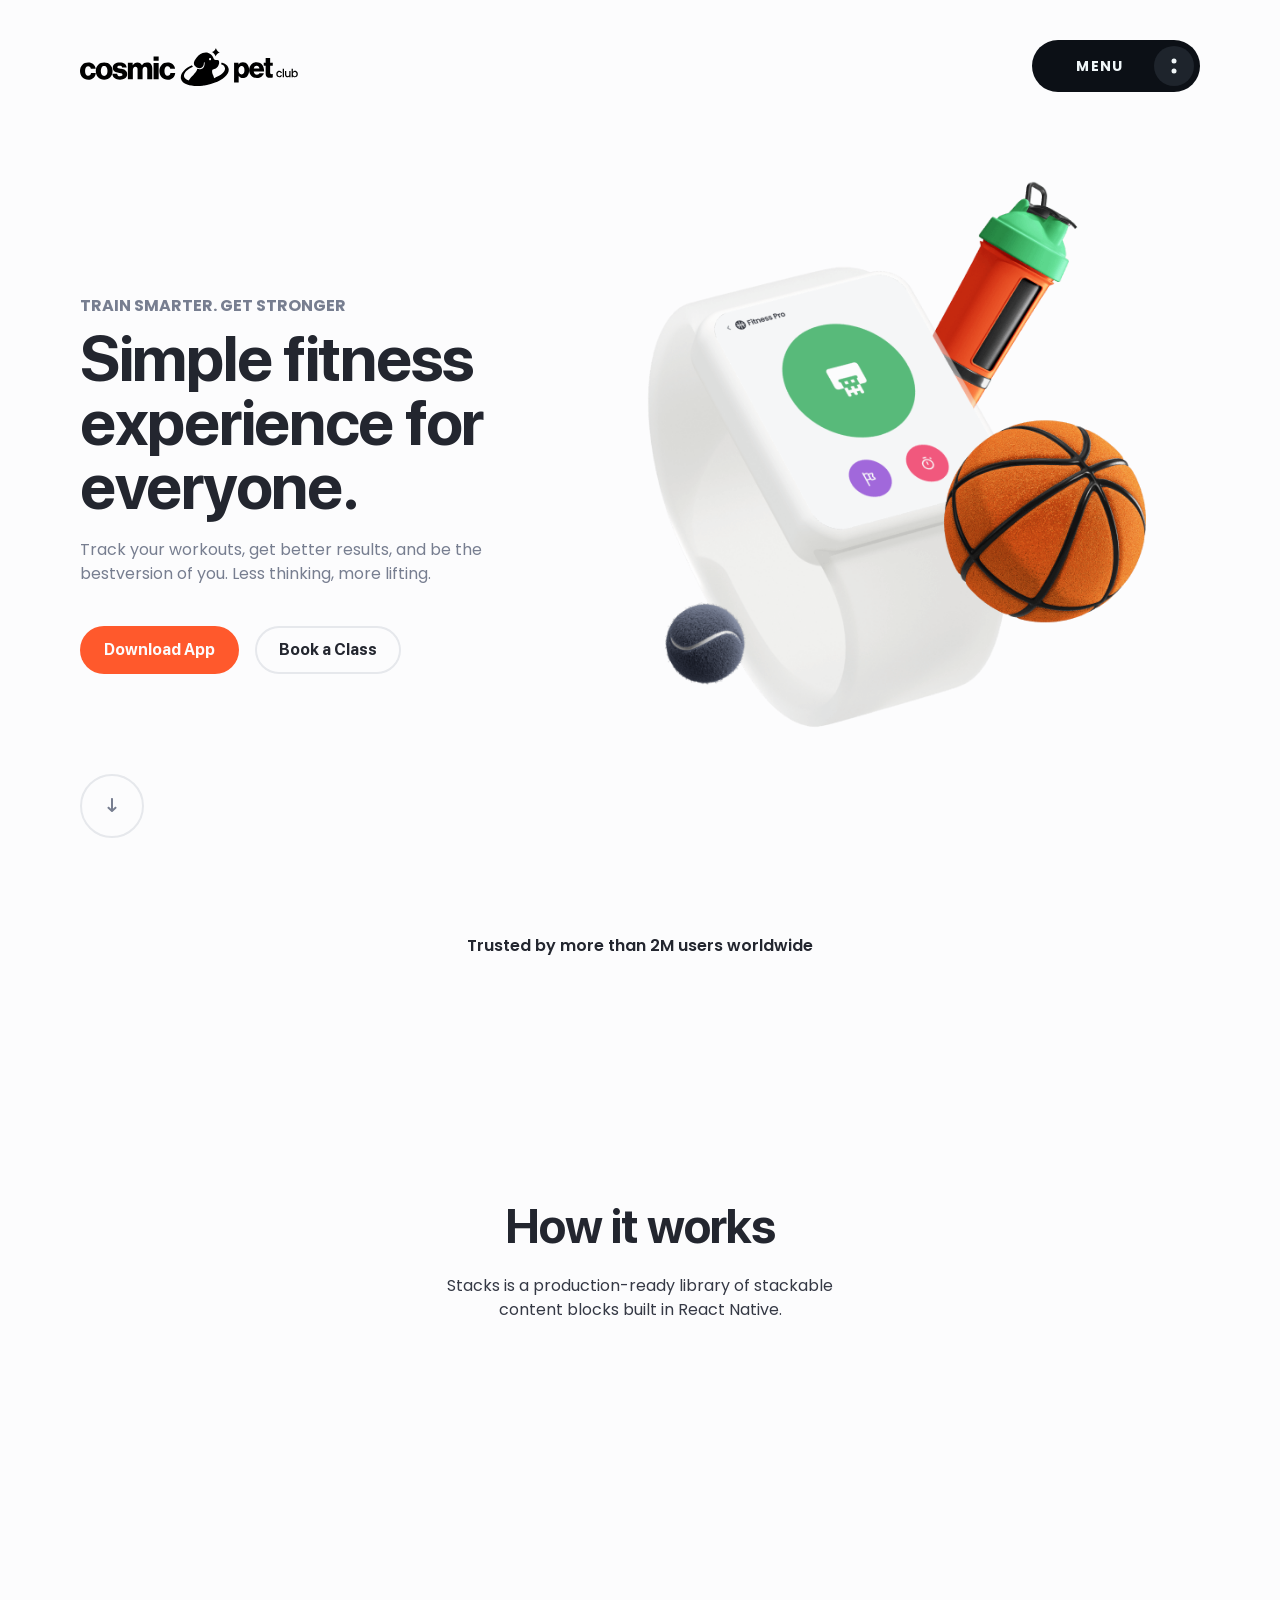
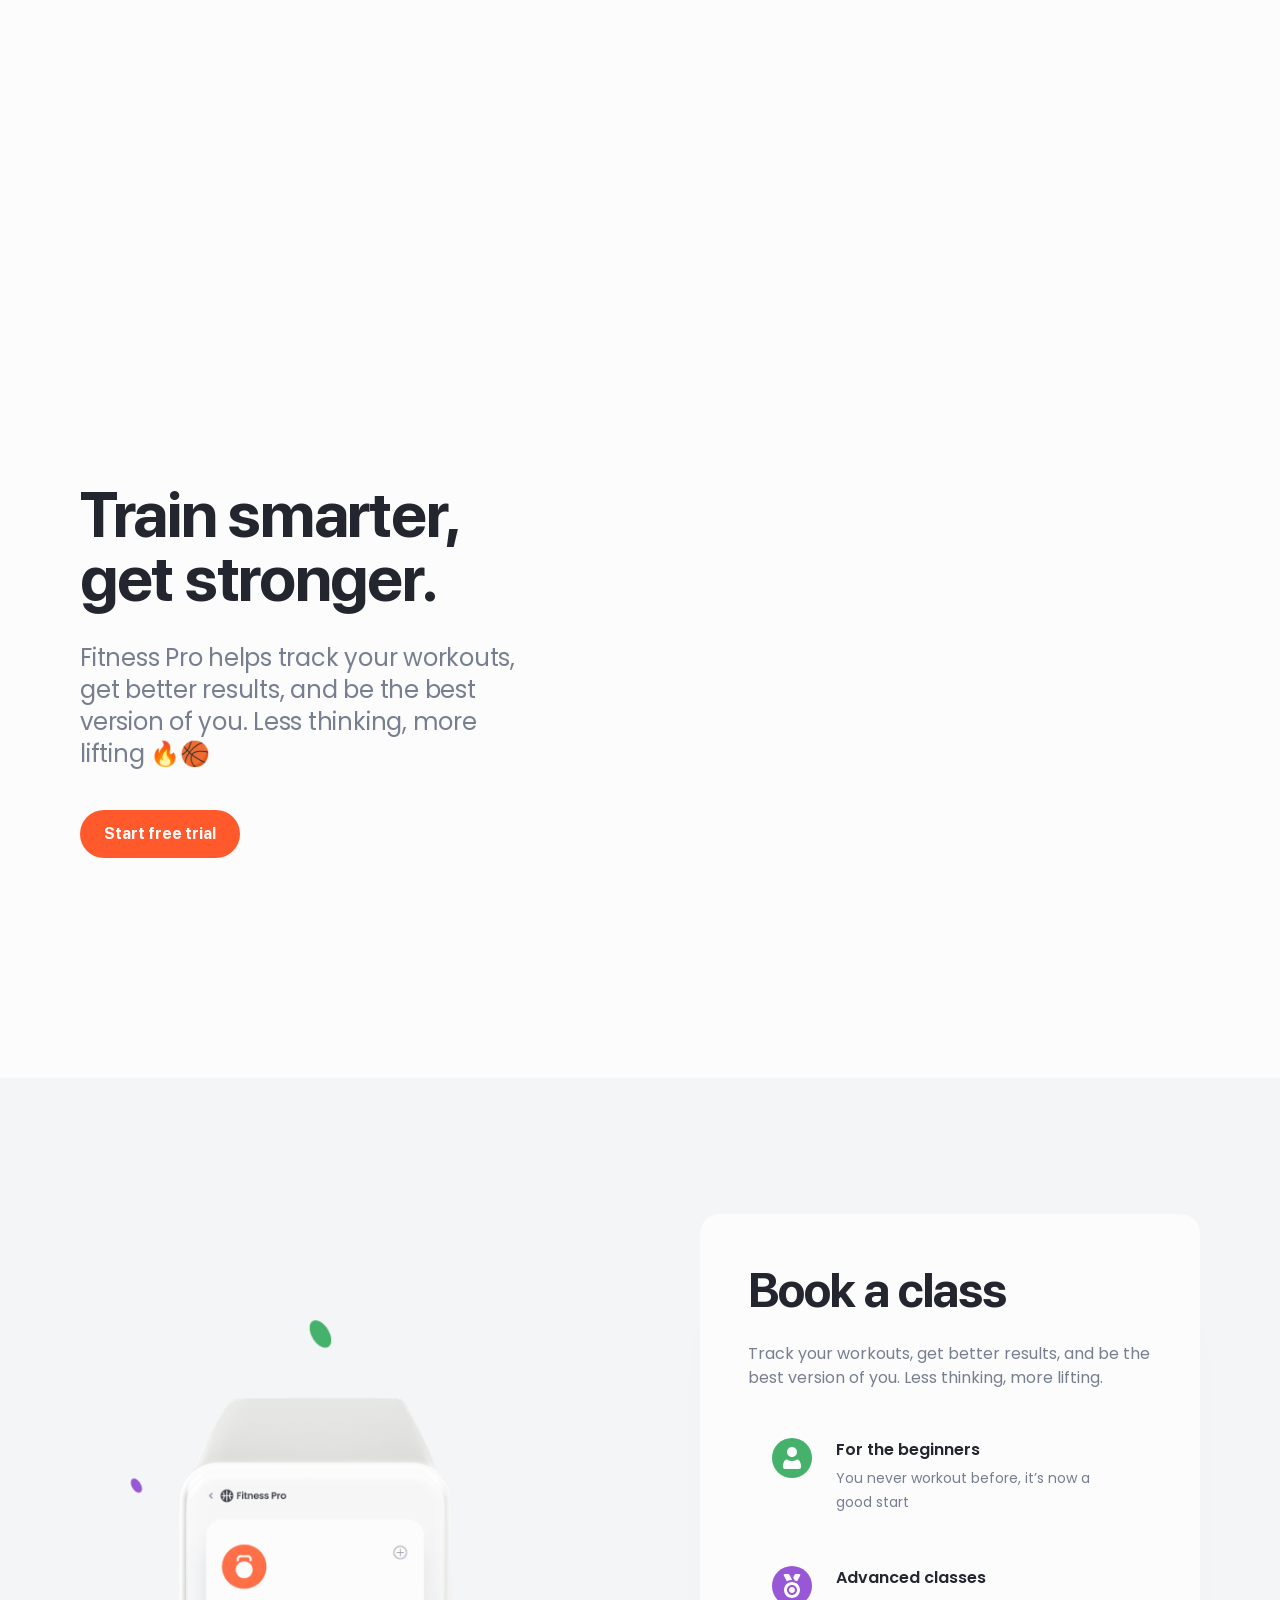
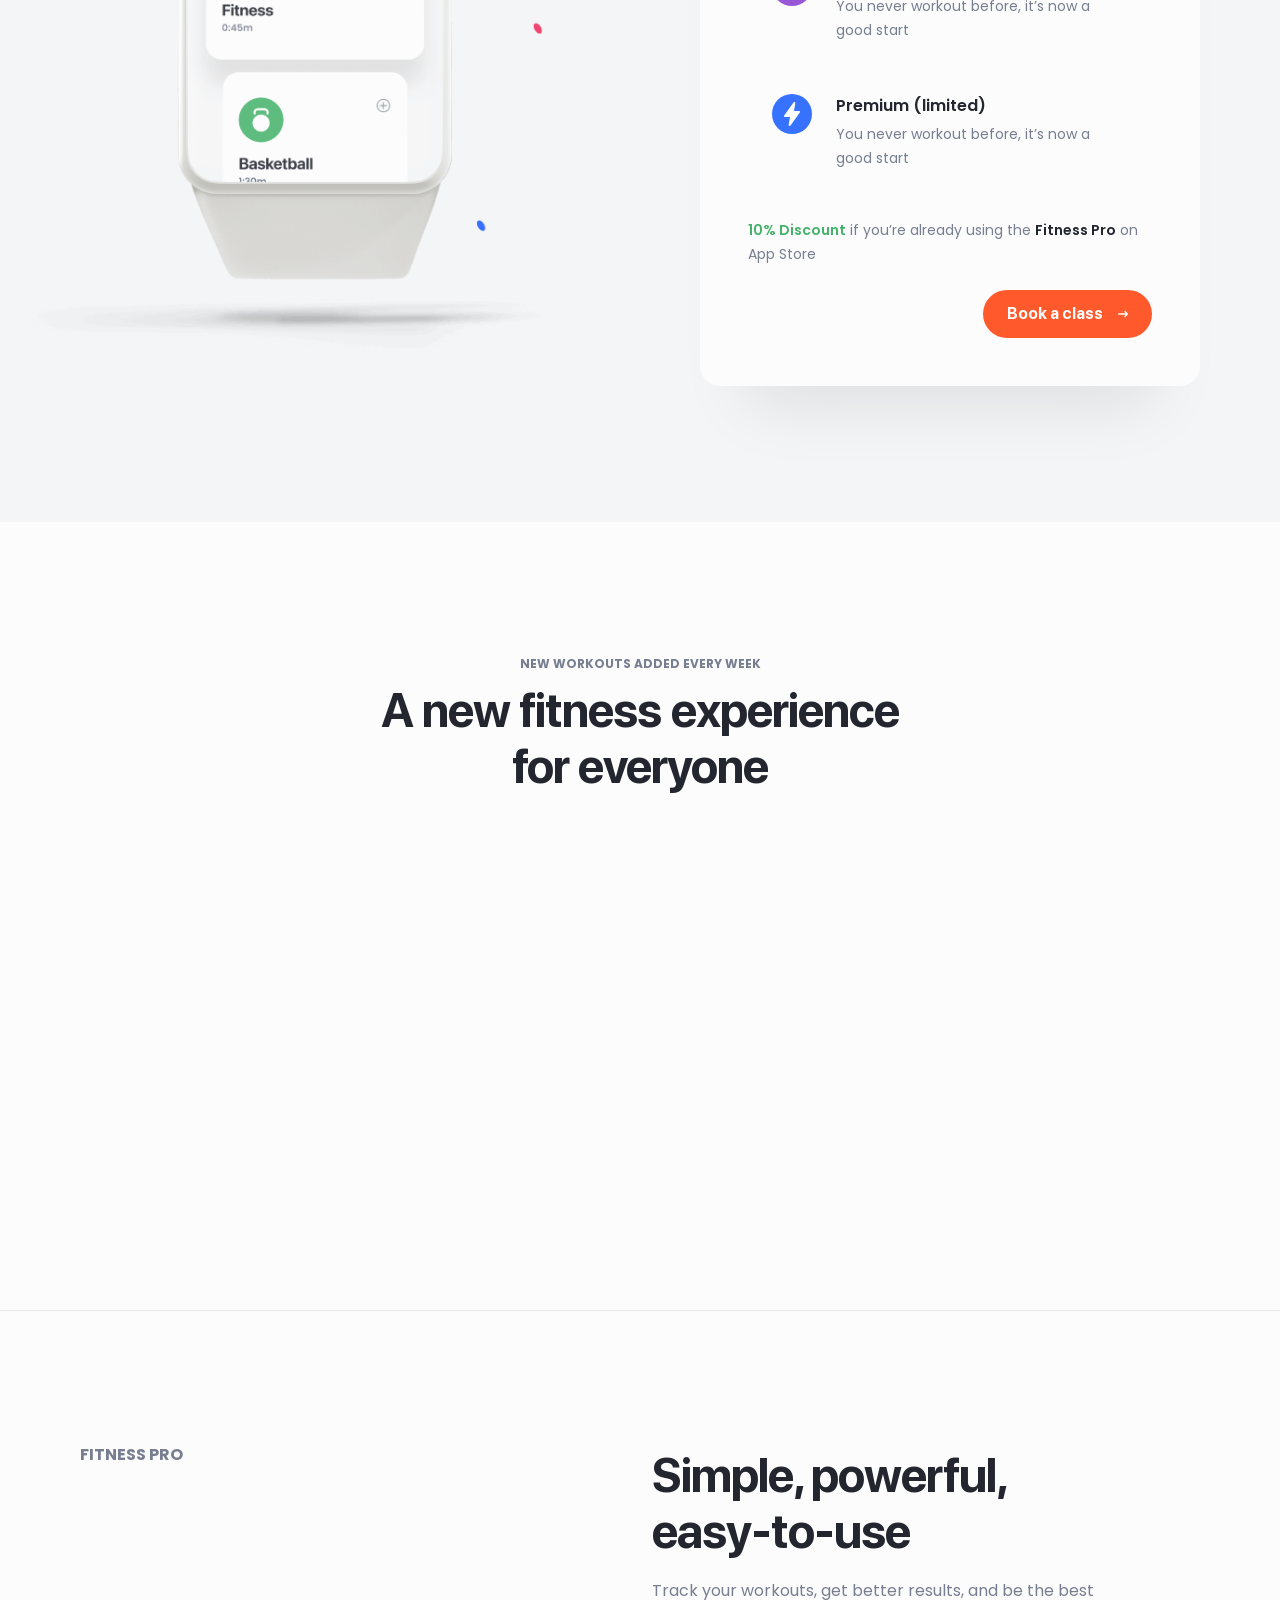
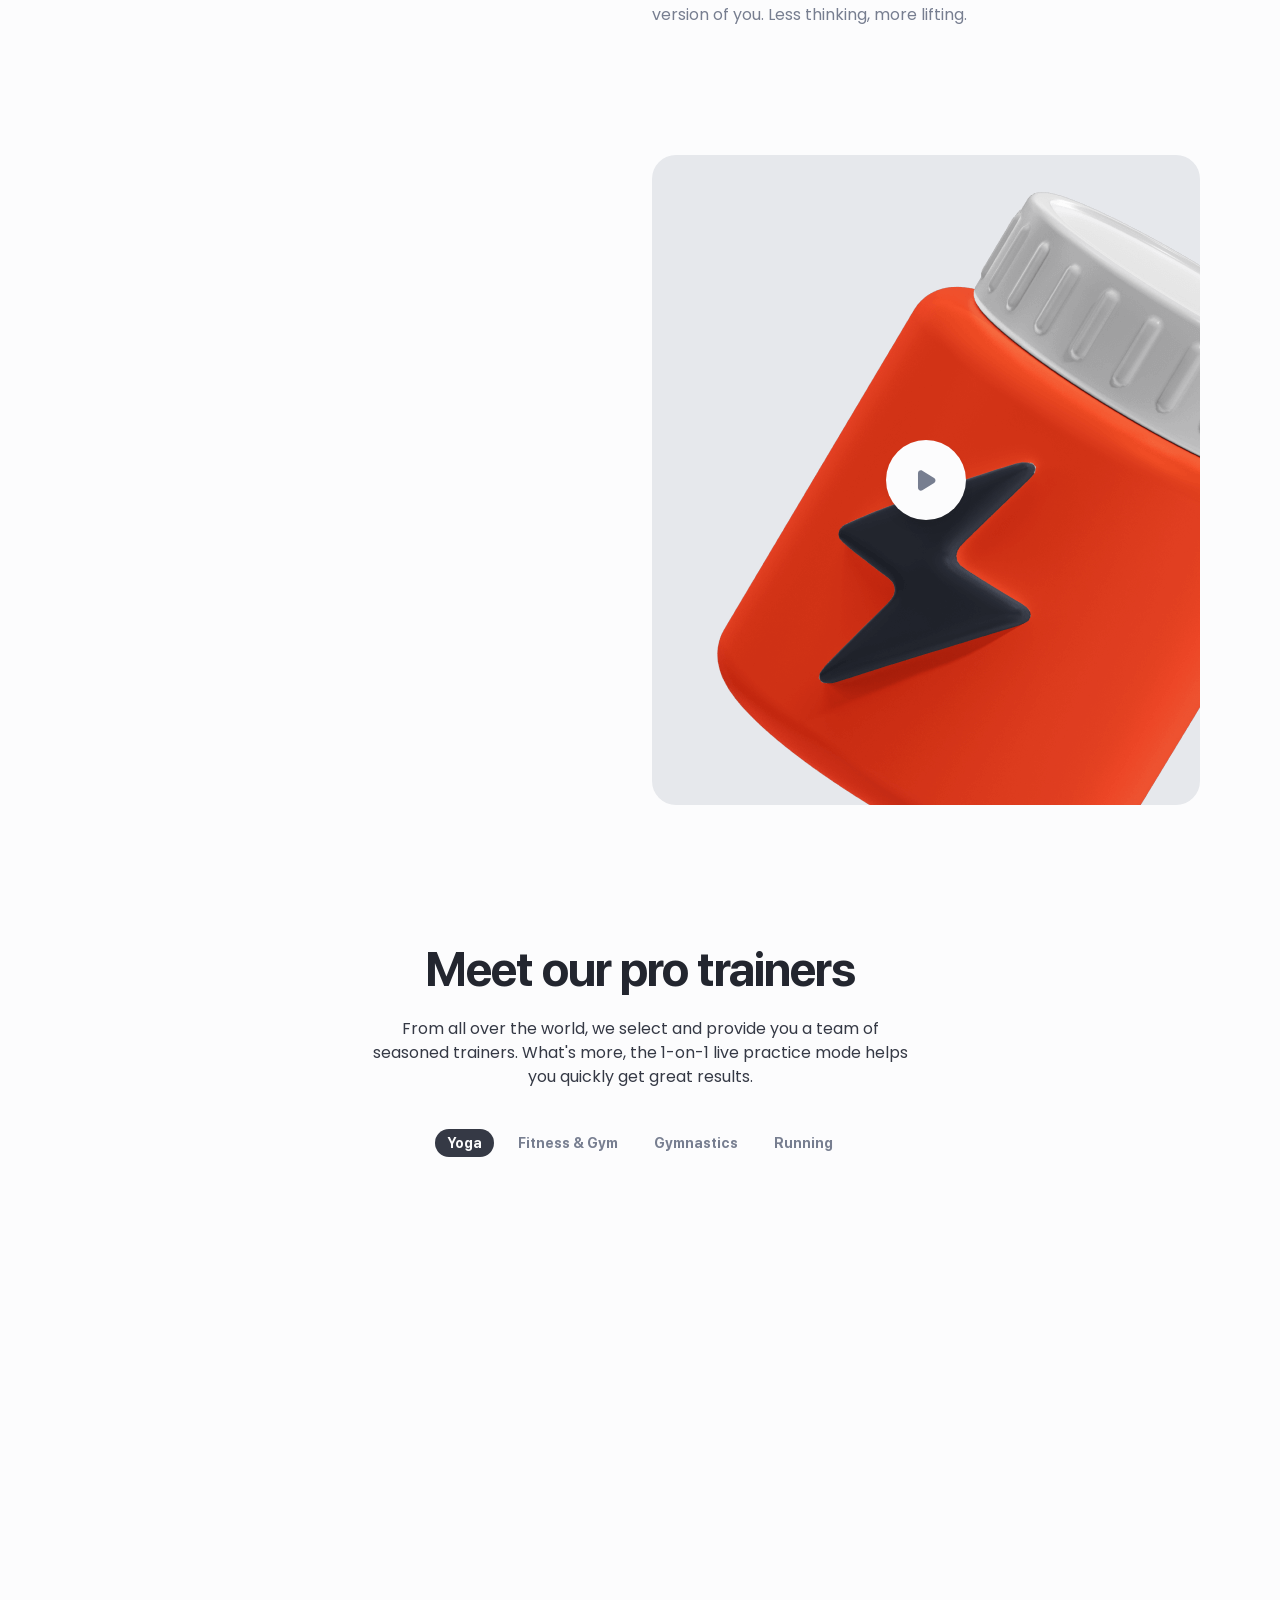
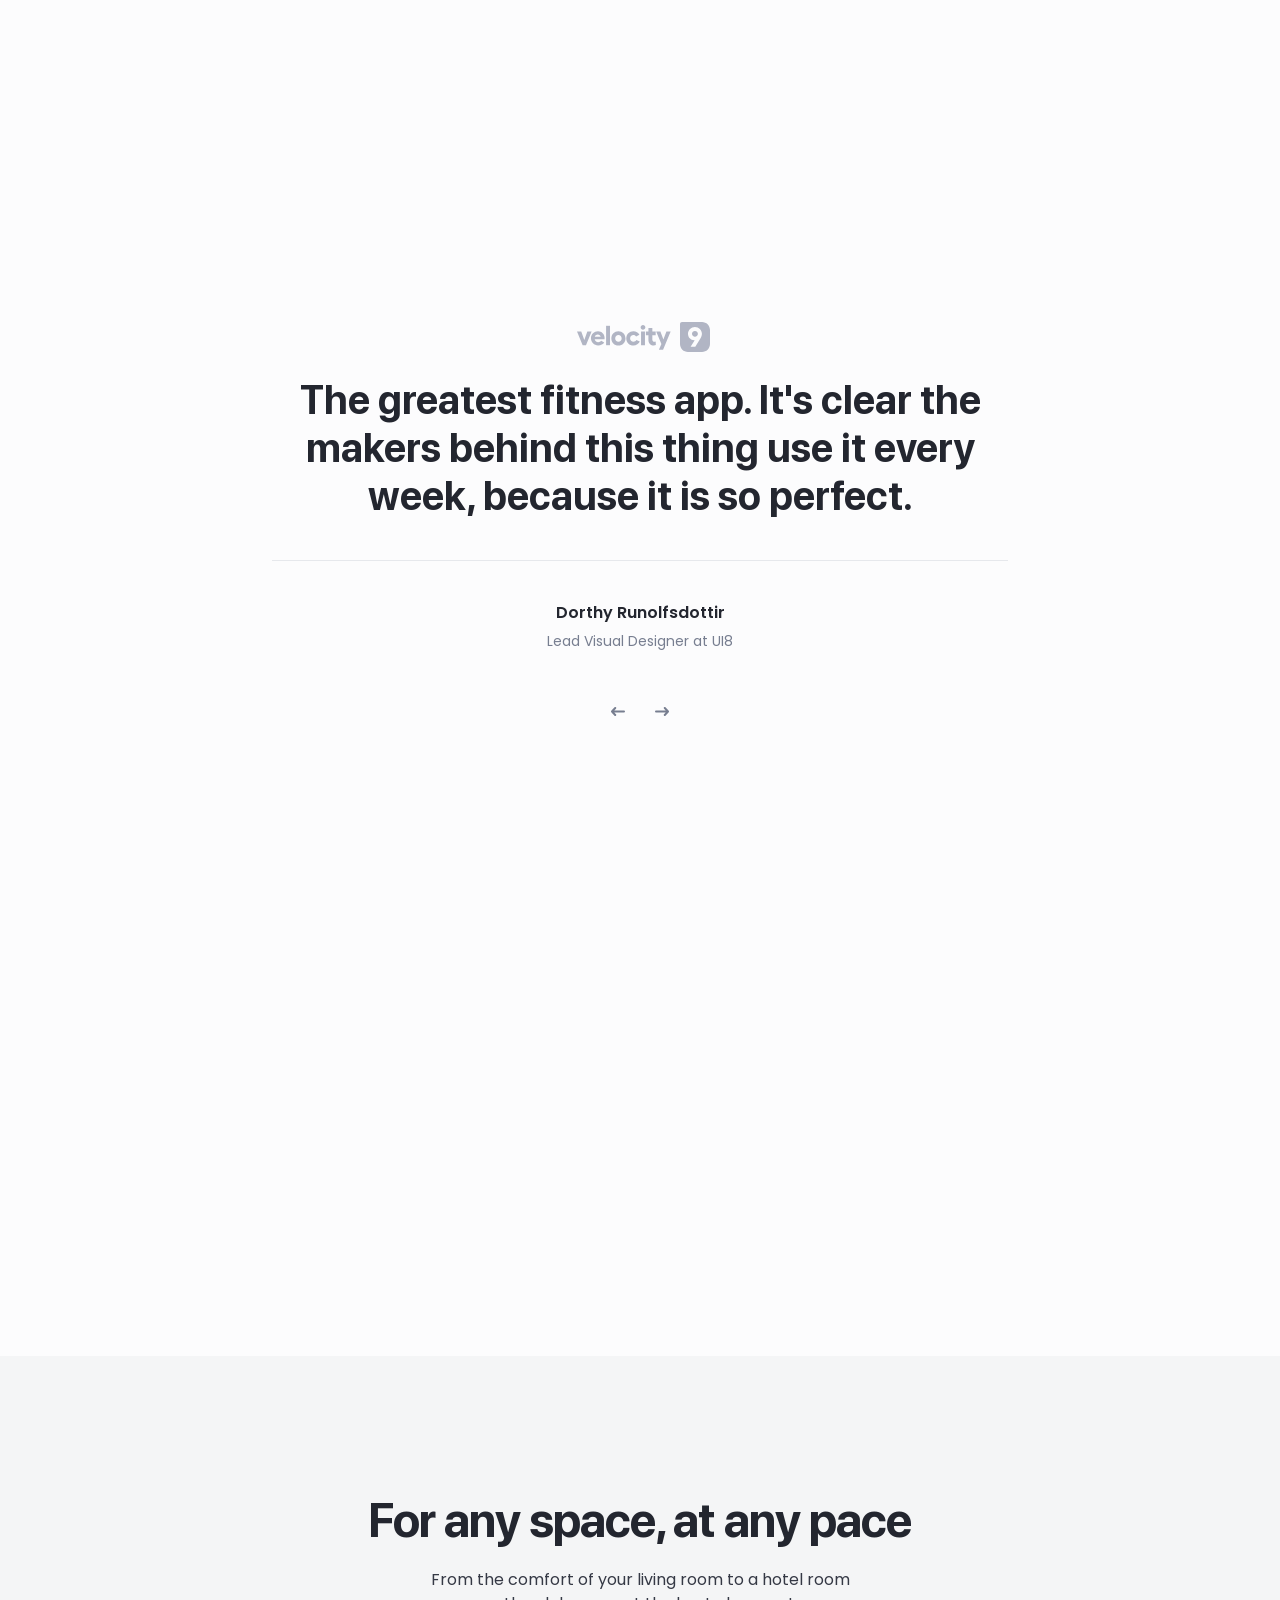
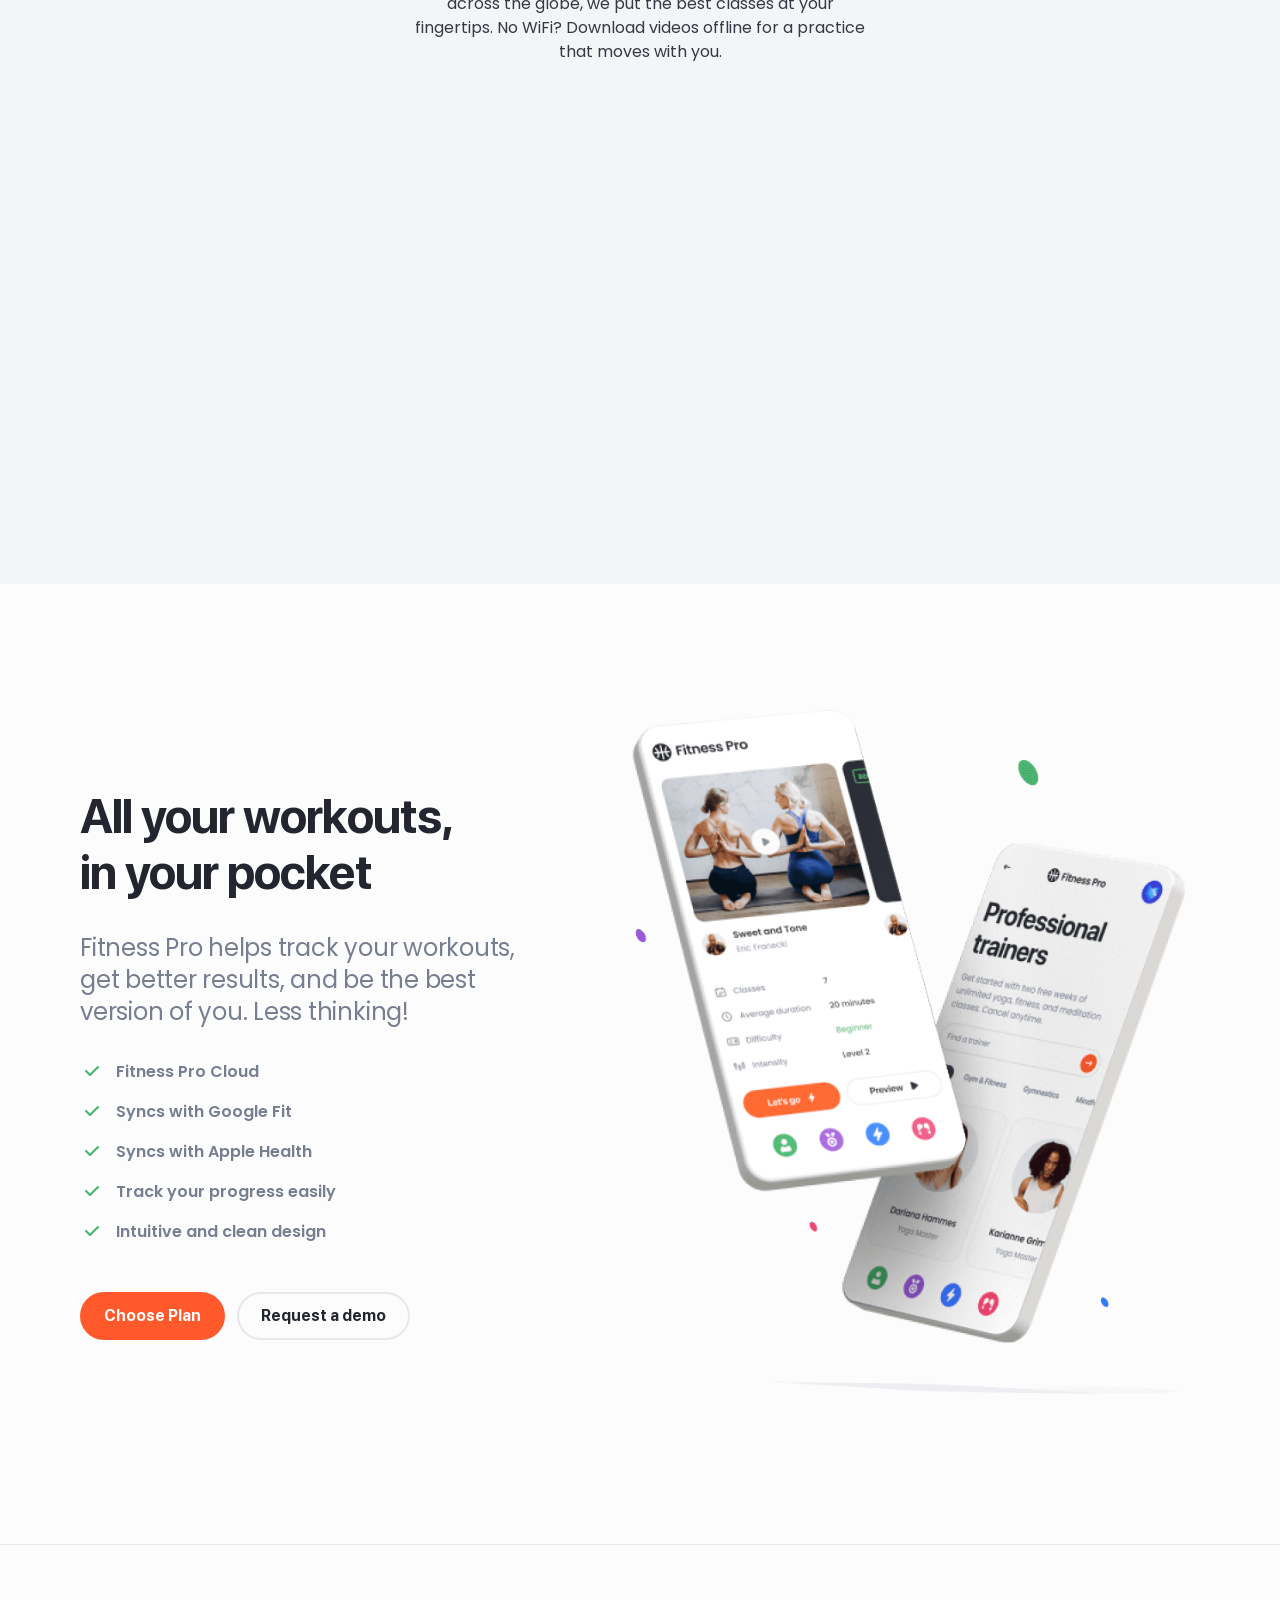
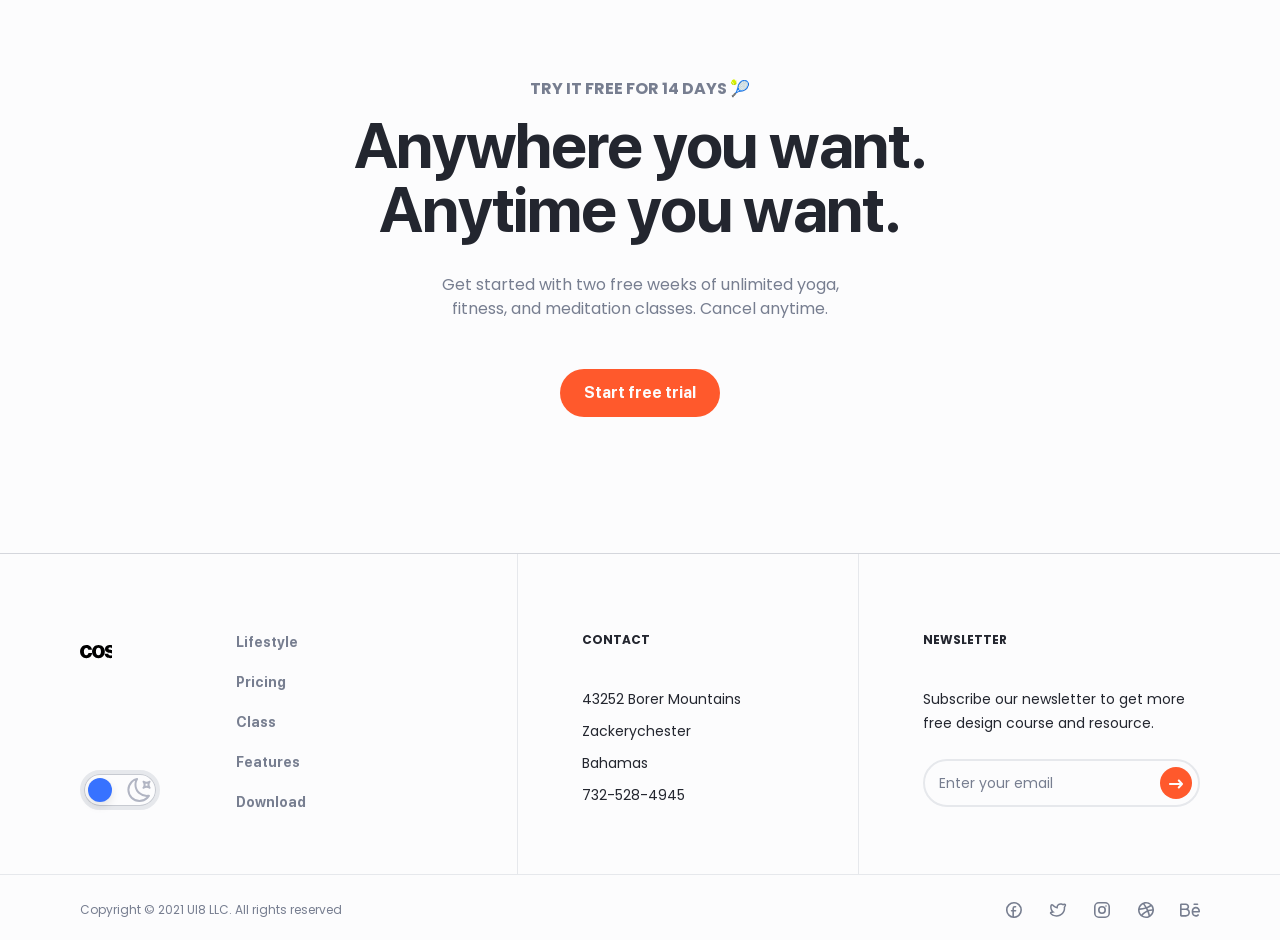
<file: index.html>
<!DOCTYPE html>
<html lang="en">
  <head>
    <meta charset="utf-8">
    <title>Home page</title>
    <meta http-equiv="X-UA-Compatible" content="IE=Edge">
    <meta name="viewport" content="width=device-width, initial-scale=1, maximum-scale=1.0, user-scalable=no">
    <meta name="format-detection" content="telephone=no">
    <link rel="apple-touch-icon" sizes="180x180" href="img/apple-touch-icon.png">
    <link rel="icon" type="image/png" sizes="32x32" href="img/favicon-32x32.png">
    <link rel="icon" type="image/png" sizes="16x16" href="img/favicon-16x16.png">
    <link rel="manifest" href="img/site.webmanifest">
    <link rel="mask-icon" href="img/safari-pinned-tab.svg" color="#5bbad5">
    <meta name="msapplication-TileColor" content="#da532c">
    <meta name="theme-color" content="#ffffff">
    <meta name="description" content="Premium Web UI Kit for Fitness Experience">
    <meta name="twitter:card" content="summary">
    <meta name="twitter:site" content="@ui8">
    <meta name="twitter:title" content="Fitness Pro: Website UI Kit">
    <meta name="twitter:description" content="Premium Web UI Kit for Fitness Experience">
    <meta name="twitter:creator" content="@ui8">
    <meta name="twitter:image" content="https://ui8-stacks-fitness-html.herokuapp.com/img/twitter-card.png">
    <meta property="og:title" content="Fitness Pro: Website UI Kit">
    <meta property="og:type" content="Article">
    <meta property="og:url" content="https://ui8.net/ui8/products/fitness-pro-website-ui-kit">
    <meta property="og:image" content="https://ui8-stacks-fitness-html.herokuapp.com/img/fb-og-image.png">
    <meta property="og:description" content="Premium Web UI Kit for Fitness Experience">
    <meta property="og:site_name" content="Fitness Pro: Website UI Kit">
    <meta property="fb:admins" content="132951670226590">
    <link rel="preconnect" href="https://fonts.gstatic.com">
    <link href="https://fonts.googleapis.com/css2?family=Poppins:wght@400;500;600;700&amp;display=swap" rel="stylesheet">
    <link rel="stylesheet" media="all" href="css/app.min.css">
    <link rel="stylesheet" media="all" href="css/cosmic-menu.css?v=3">
    <script>
      var viewportmeta = document.querySelector('meta[name="viewport"]');
      if (viewportmeta) {
        if (screen.width < 375) {
          var newScale = screen.width / 375;
          viewportmeta.content = 'width=375, minimum-scale=' + newScale + ', maximum-scale=1.0, user-scalable=no, initial-scale=' + newScale + '';
        } else {
          viewportmeta.content = 'width=device-width, maximum-scale=1.0, initial-scale=1.0';
        }
      }
    </script>
  </head>
  <body>
    <script>
      console.log(localStorage.getItem('darkMode'));
      if (localStorage.getItem('darkMode') === "on") {
        document.body.classList.add("dark");
        document.addEventListener("DOMContentLoaded", function() {
          document.querySelector('.js-theme input').checked = true;
        });
      }
    </script>
    <!-- outer-->
    <div class="outer">
      <!-- header-->
      <header class="header header--cosmic js-header">
        <div class="header__center center">
          <a class="header__logo" href="index.html"><img class="some-icon" src="img/logo-dark.svg" alt="Fitness Pro"><img class="some-icon-dark" src="img/logo-light.svg" alt="Fitness Pro"></a>
        </div>
      </header>
      <!-- cosmic menu-->
      <div id="cosmic-menu-overlay" class="cosmic-menu-overlay"></div>
      <div class="cosmic-menu-container">
        <button id="cosmic-menu-btn" type="button" aria-expanded="false" aria-controls="cosmic-nav-menu" class="cosmic-menu-trigger">
          <span class="cosmic-menu-trigger__label">
            <span class="cosmic-menu-trigger__text-wrap">
              <span class="cosmic-menu-trigger__text cosmic-menu-trigger__text--menu">Menu</span>
              <span class="cosmic-menu-trigger__text cosmic-menu-trigger__text--close">Close</span>
            </span>
          </span>
          <span class="cosmic-menu-trigger__icon">
            <span class="cosmic-menu-trigger__dots" aria-hidden="true">
              <span class="cosmic-menu-trigger__dot cosmic-menu-trigger__dot--top"></span>
              <span class="cosmic-menu-trigger__dot cosmic-menu-trigger__dot--bottom"></span>
            </span>
          </span>
        </button>
        <nav id="cosmic-nav-menu" class="cosmic-menu-panel" aria-label="Navegação principal">
          <ul class="cosmic-menu-panel__list">
            <li class="cosmic-menu-panel__item" style="transition-delay: 0.1s;">
              <a href="index.html" class="cosmic-menu-panel__link">
                <span class="cosmic-menu-panel__arrow"><svg viewBox="0 0 24 24" fill="none" stroke="currentColor" stroke-width="3" stroke-linecap="round" stroke-linejoin="round"><line x1="5" y1="12" x2="19" y2="12"></line><polyline points="12 5 19 12 12 19"></polyline></svg></span>
                Home
              </a>
            </li>
            <li class="cosmic-menu-panel__item" style="transition-delay: 0.15s;">
              <a href="about.html" class="cosmic-menu-panel__link">
                <span class="cosmic-menu-panel__arrow"><svg viewBox="0 0 24 24" fill="none" stroke="currentColor" stroke-width="3" stroke-linecap="round" stroke-linejoin="round"><line x1="5" y1="12" x2="19" y2="12"></line><polyline points="12 5 19 12 12 19"></polyline></svg></span>
                About
              </a>
            </li>
            <li class="cosmic-menu-panel__item" style="transition-delay: 0.2s;">
              <a href="astrology-reading.html" class="cosmic-menu-panel__link">
                <span class="cosmic-menu-panel__arrow"><svg viewBox="0 0 24 24" fill="none" stroke="currentColor" stroke-width="3" stroke-linecap="round" stroke-linejoin="round"><line x1="5" y1="12" x2="19" y2="12"></line><polyline points="12 5 19 12 12 19"></polyline></svg></span>
                Astrology Reading
              </a>
            </li>
            <li class="cosmic-menu-panel__item" style="transition-delay: 0.25s;">
              <a href="energy-healing.html" class="cosmic-menu-panel__link">
                <span class="cosmic-menu-panel__arrow"><svg viewBox="0 0 24 24" fill="none" stroke="currentColor" stroke-width="3" stroke-linecap="round" stroke-linejoin="round"><line x1="5" y1="12" x2="19" y2="12"></line><polyline points="12 5 19 12 12 19"></polyline></svg></span>
                Energy Healing
              </a>
            </li>
            <li class="cosmic-menu-panel__item" style="transition-delay: 0.3s;">
              <a href="#contact" class="cosmic-menu-panel__link">
                <span class="cosmic-menu-panel__arrow"><svg viewBox="0 0 24 24" fill="none" stroke="currentColor" stroke-width="3" stroke-linecap="round" stroke-linejoin="round"><line x1="5" y1="12" x2="19" y2="12"></line><polyline points="12 5 19 12 12 19"></polyline></svg></span>
                Contact
              </a>
            </li>
          </ul>
        </nav>
      </div>
      <!-- container-->
      <div class="outer__content">
        <div class="main">
          <div class="main__center center">
            <div class="main__wrap">
              <div class="stage">Train smarter. get stronger</div>
              <h1 class="main__title h1">Simple fitness experience for everyone.</h1>
              <div class="main__text">Track your workouts, get better results, and be the bestversion of you. Less thinking, more lifting.</div>
              <div class="main__btns"><a class="button main__button" href="download.html">Download App</a><a class="button-stroke main__button" href="class02-details.html">Book a Class</a></div>
            </div><a class="scroll js-scroll" href="#steps">
              <div class="scroll__line">
                <svg class="icon icon-arrow-down">
                  <use xlink:href="#icon-arrow-down"></use>
                </svg>
                <svg class="icon icon-arrow-down">
                  <use xlink:href="#icon-arrow-down"></use>
                </svg>
              </div></a>
            <div class="main__gallery">
              <div class="main__preview" data-aos="animation-translate-up" data-aos-anchor=".main__gallery"><img class="some-icon" srcSet="img/content/watch@2x.png 2x" src="img/content/watch.png" alt="Watch"><img class="some-icon-dark" srcSet="img/content/watch-dark@2x.png 2x" src="img/content/watch-dark.png" alt="Watch"></div>
              <div class="main__preview" data-aos="animation-translate-up" data-aos-delay="600" data-aos-anchor=".main__gallery"><img srcSet="img/content/ball@2x.png 2x" src="img/content/ball.png" alt="Ball"></div>
              <div class="main__preview" data-aos="animation-translate-up" data-aos-delay="300" data-aos-anchor=".main__gallery"><img srcSet="img/content/bottle@2x.png 2x" src="img/content/bottle.png" alt="Bottle"></div>
              <div class="main__preview" data-aos="animation-translate-up" data-aos-delay="900" data-aos-anchor=".main__gallery"><img srcSet="img/content/ball-black@2x.png 2x" src="img/content/ball-black.png" alt="Ball black"></div>
            </div>
          </div>
        </div>
        <div class="clients">
          <div class="clients__center center">
            <div class="clients__title">Trusted by more than 2M users worldwide</div>
            <div class="clients__list">
              <div class="clients__logo" data-aos="animation-opacity"><img src="img/content/rotashow.svg" alt="Logo"></div>
              <div class="clients__logo" data-aos="animation-opacity"><img src="img/content/waves.svg" alt="Logo"></div>
              <div class="clients__logo" data-aos="animation-opacity"><img src="img/content/rotashow.svg" alt="Logo"></div>
              <div class="clients__logo" data-aos="animation-opacity"><img src="img/content/travelers.svg" alt="Logo"></div>
              <div class="clients__logo" data-aos="animation-opacity"><img src="img/content/goldlines.svg" alt="Logo"></div>
              <div class="clients__logo" data-aos="animation-opacity"><img src="img/content/velocity9.svg" alt="Logo"></div>
            </div>
          </div>
        </div>
        <div class="section steps" id="steps">
          <div class="steps__center center">
            <div class="steps__head">
              <h2 class="steps__title h2">How it works</h2>
              <div class="steps__info">Stacks is a production-ready library of stackable content blocks built in React Native.</div>
            </div>
            <div class="steps__list">
              <div class="steps__item" data-aos="animation-opacity">
                <div class="steps__preview" style="background-color: #3772FF;"><img src="img/content/download.svg" alt="Step 1"></div>
                <div class="steps__number">Step 1</div>
                <div class="steps__subtitle">Download</div>
                <div class="steps__content">Fitness Pro tracks your workouts, get better results, and be the best version of you.</div>
              </div>
              <div class="steps__item" data-aos="animation-opacity">
                <div class="steps__preview" style="background-color: #9757D7;"><img src="img/content/whistle.svg" alt="Step 2"></div>
                <div class="steps__number">Step 2</div>
                <div class="steps__subtitle">Choose your trainner</div>
                <div class="steps__content">Fitness Pro tracks your workouts, get better results, and be the best version of you.</div>
              </div>
              <div class="steps__item" data-aos="animation-opacity">
                <div class="steps__preview" style="background-color: #EF466F;"><img src="img/content/medal.svg" alt="Step 3"></div>
                <div class="steps__number">Step 3</div>
                <div class="steps__subtitle">Set the goals</div>
                <div class="steps__content">Fitness Pro tracks your workouts, get better results, and be the best version of you.</div>
              </div>
              <div class="steps__item" data-aos="animation-opacity">
                <div class="steps__preview" style="background-color: #45B26B;"><img src="img/content/stopwatch.svg" alt="Step 4"></div>
                <div class="steps__number">Step 4</div>
                <div class="steps__subtitle">Workout time</div>
                <div class="steps__content">Fitness Pro tracks your workouts, get better results, and be the best version of you.</div>
              </div>
            </div>
          </div>
        </div>
        <div class="intro" id="intro">
          <div class="intro__center center">
            <div class="intro__gallery">
              <div class="intro__preview" data-aos="animation-translate-up" data-aos-anchor=".intro__gallery"><img srcSet="img/content/bag@2x.png 2x" src="img/content/bag.png" alt="Bag"></div>
              <div class="intro__preview" data-aos="animation-translate-up" data-aos-delay="300" data-aos-anchor=".intro__gallery"><img srcSet="img/content/gloves@2x.png 2x" src="img/content/gloves.png" alt="Gloves"></div>
              <div class="intro__preview" data-aos="animation-translate-up" data-aos-delay="600" data-aos-anchor=".intro__gallery"><img srcSet="img/content/bottle-1@2x.png 2x" src="img/content/bottle-1.png" alt="Bottle"></div>
            </div>
            <div class="intro__wrap">
              <h2 class="intro__title h1">Train smarter, get stronger.</h2>
              <div class="intro__text">Fitness Pro helps track your workouts, get better results, and be the best version of you. Less thinking, more lifting 🔥🏀</div><a class="button intro__button" href="download.html">Start free trial</a>
            </div>
          </div>
        </div>
        <div class="section-bg book">
          <div class="book__center center">
            <div class="book__gallery">
              <div class="book__preview"><img class="some-icon" srcSet="img/content/book-pic@2x.png 2x" src="img/content/book-pic.png" alt="Book pic"><img class="some-icon-dark" srcSet="img/content/book-pic-dark@2x.png 2x" src="img/content/book-pic-dark.png" alt="Book pic"></div>
              <div class="book__preview" data-aos="animation-translate-up" data-aos-anchor=".book__gallery"><img srcSet="img/content/ball@2x.png 2x" src="img/content/ball.png" alt="Ball"></div>
              <div class="book__preview" data-aos="animation-translate-up" data-aos-delay="300" data-aos-anchor=".book__gallery"><img srcSet="img/content/ball-green@2x.png 2x" src="img/content/ball-green.png" alt="Ball"></div>
              <div class="book__preview" data-aos="animation-translate-up" data-aos-delay="600" data-aos-anchor=".book__gallery"><img srcSet="img/content/dumbbells@2x.png 2x" src="img/content/dumbbells.png" alt="Dumbbells"></div>
            </div>
            <div class="book__wrap">
              <h2 class="book__title h2">Book a class</h2>
              <div class="book__info">Track your workouts, get better results, and be the best version of you. Less thinking, more lifting.</div>
              <div class="book__list">
                <div class="book__item">
                  <div class="book__icon" style="background-color: #45B26B;"><img src="img/content/user.svg" alt="User"></div>
                  <div class="book__details">
                    <div class="book__subtitle">For the beginners</div>
                    <div class="book__content">You never workout before, it’s now a good start</div>
                  </div>
                </div>
                <div class="book__item">
                  <div class="book__icon" style="background-color: #9757D7;"><img src="img/content/medal-1.svg" alt="Medal"></div>
                  <div class="book__details">
                    <div class="book__subtitle">Advanced classes</div>
                    <div class="book__content">You never workout before, it’s now a good start</div>
                  </div>
                </div>
                <div class="book__item">
                  <div class="book__icon" style="background-color: #3772FF;"><img src="img/content/lightning.svg" alt="Lightning"></div>
                  <div class="book__details">
                    <div class="book__subtitle">Premium (limited)</div>
                    <div class="book__content">You never workout before, it’s now a good start</div>
                  </div>
                </div>
              </div>
              <div class="book__note"><strong class="book__green">10% Discount</strong> if you’re already using the <strong class="book__black">Fitness Pro</strong> on App Store</div>
              <div class="book__btns"><a class="button book__button" href="class02-details.html">Book a class
                  <svg class="icon icon-arrow-right">
                    <use xlink:href="#icon-arrow-right"></use>
                  </svg></a></div>
            </div>
          </div>
        </div>
        <div class="section details">
          <div class="details__center center">
            <div class="details__head">
              <div class="stage-small">New workouts added every week</div>
              <h2 class="details__title h2">A new fitness experience for everyone</h2>
            </div>
            <div class="details__list">
              <div class="details__item" data-aos="animation-opacity">
                <div class="details__icon">
                  <svg xmlns="http://www.w3.org/2000/svg" width="36" height="46" viewBox="0 0 36 46">
                    <path fill="#23262f" fill-rule="evenodd" d="M24.292 0c5.947 0 9.815 6.259 7.155 11.578l-1.486 2.971C33.666 17.846 36 22.651 36 28c0 9.941-8.059 18-18 18S0 37.941 0 28c0-5.349 2.334-10.154 6.038-13.451l-1.485-2.971C1.893 6.259 5.761 0 11.708 0h12.584zM18 14c-7.732 0-14 6.268-14 14s6.268 14 14 14 14-6.268 14-14-6.268-14-14-14zm6.292-10H11.708C8.735 4 6.801 7.129 8.131 9.789l1.213 2.425A17.92 17.92 0 0 1 18 10a17.92 17.92 0 0 1 8.657 2.215l1.212-2.426C29.199 7.129 27.265 4 24.292 4z"></path>
                  </svg>
                </div>
                <div class="details__category">Keep track of calories and macros</div>
                <div class="details__content">Fitness Pro helps track your workouts, get better results, and be the best version of you. Less thinking!</div>
              </div>
              <div class="details__item" data-aos="animation-opacity">
                <div class="details__icon">
                  <svg xmlns="http://www.w3.org/2000/svg" width="40" height="40" viewBox="0 0 40 40">
                    <path fill="#23262f" fill-rule="evenodd" d="M34.201 5.917l.05.05.336.35.019.02h0l.036.038.309.339.048.054h0l.018.021C38.119 10.314 40 14.937 40 20s-1.881 9.686-4.982 13.209l-.018.021-.048.055-.309.339-.038.041-.354.368-.05.05-.059.059c-.244.244-.495.482-.751.714l-.071.063-.385.335-.086.073a20.19 20.19 0 0 1-.783.625l-.066.05A19.91 19.91 0 0 1 20 40a19.92 19.92 0 0 1-12.849-4.673l-.086-.073-.384-.335-.071-.064a20.08 20.08 0 0 1-1.213-1.191 20.47 20.47 0 0 1-.395-.435l.357.394-.309-.339-.048-.054h0l-.019-.021C1.881 29.686 0 25.063 0 20s1.881-9.686 4.982-13.209l.019-.021.048-.055.308-.339.036-.038.019-.02c.386-.411.789-.806 1.208-1.183l.06-.054.389-.339.104-.088a19.99 19.99 0 0 1 .82-.651L8 3.999l.034-.025A19.91 19.91 0 0 1 20 0a19.91 19.91 0 0 1 12 3.998l.038.029a20.16 20.16 0 0 1 .788.627l.105.088.389.339.06.054a20.2 20.2 0 0 1 .762.723l.059.059h0zM20 4c-3.338 0-6.438 1.022-9.002 2.771C14.112 10.296 16 14.928 16 20s-1.888 9.704-5 13.229C13.562 34.978 16.662 36 20 36s6.438-1.022 9.002-2.771C25.888 29.704 24 25.072 24 20s1.888-9.704 5-13.229C26.438 5.022 23.338 4 20 4zM8 9.417l-.111.126C5.466 12.347 4 16.002 4 20a15.94 15.94 0 0 0 4 10.583c2.49-2.821 4-6.526 4-10.583A15.94 15.94 0 0 0 8 9.417zm24.001.001l-.108.122C29.467 12.344 28 16.001 28 20a15.94 15.94 0 0 0 3.999 10.582A15.93 15.93 0 0 0 36 20a15.94 15.94 0 0 0-3.999-10.582z"></path>
                  </svg>
                </div>
                <div class="details__category">Access all premium class of Fitness Pro</div>
                <div class="details__content">Fitness Pro helps track your workouts, get better results, and be the best version of you. Less thinking!</div>
              </div>
              <div class="details__item" data-aos="animation-opacity">
                <div class="details__icon">
                  <svg xmlns="http://www.w3.org/2000/svg" width="38" height="44" viewBox="0 0 38 44">
                    <path fill="#23262f" fill-rule="evenodd" d="M18 8c9.941 0 18 8.059 18 18s-8.059 18-18 18S0 35.941 0 26 8.059 8 18 8zm0 4c-7.732 0-14 6.268-14 14s6.268 14 14 14 14-6.268 14-14-6.268-14-14-14zm0 4a2 2 0 0 1 2 2v8a2 2 0 1 1-4 0v-8a2 2 0 0 1 2-2zm14.586-9.414a2 2 0 0 1 2.828 0h0l2 2a2 2 0 0 1-2.828 2.828h0l-2-2a2 2 0 0 1 0-2.828zM22 0a2 2 0 1 1 0 4h0-8a2 2 0 1 1 0-4h0z"></path>
                  </svg>
                </div>
                <div class="details__category">Keep track of calories and macros</div>
                <div class="details__content">Fitness Pro helps track your workouts, get better results, and be the best version of you. Less thinking!</div>
              </div>
            </div>
          </div>
        </div>
        <div class="section-border-top about">
          <div class="about__center center">
            <div class="about__row">
              <div class="about__col">
                <div class="stage">fitness pro</div>
              </div>
              <div class="about__col">
                <h2 class="about__title h2">Simple, powerful, <br>easy-to-use</h2>
                <div class="about__info">Track your workouts, get better results, and be the best version of you. Less thinking, more lifting.</div>
              </div>
            </div>
            <div class="about__row">
              <div class="about__col">
                <div class="about__list">
                  <div class="about__item" data-aos="animation-opacity">
                    <div class="about__number" style="background-color: #9757D7;">01</div>
                    <div class="about__subtitle">Intuitive and clean design</div>
                    <div class="about__content">Track your workouts, get better results, and be the best version of you.</div>
                  </div>
                  <div class="about__item" data-aos="animation-opacity">
                    <div class="about__number" style="background-color: #EF466F;">02</div>
                    <div class="about__subtitle">An exercise in simplicity</div>
                    <div class="about__content">Track your workouts, get better results, and be the best version of you.</div>
                  </div>
                  <div class="about__item" data-aos="animation-opacity">
                    <div class="about__number" style="background-color: #45B26B;">03</div>
                    <div class="about__subtitle">The most popular workouts</div>
                    <div class="about__content">Track your workouts, get better results, and be the best version of you.</div>
                  </div>
                </div>
              </div>
              <div class="about__col">
                <div class="about__bg"><img srcSet="img/content/about-pic@2x.png 2x" src="img/content/about-pic.png" alt="About pic">
                  <div class="about__preview" data-aos="animation-translate-up"><img srcSet="img/content/plate@2x.png 2x" src="img/content/plate.png" alt="Plate"></div>
                  <button class="play">
                    <svg class="icon icon-play">
                      <use xlink:href="#icon-play"></use>
                    </svg>
                  </button>
                </div>
              </div>
            </div>
          </div>
        </div>
        <div class="team js-tabs">
          <div class="team__center center">
            <div class="team__head">
              <h2 class="team__title h2">Meet our pro trainers</h2>
              <div class="team__info">From all over the world, we select and provide you a team of seasoned trainers. What's more, the 1-on-1 live practice mode helps you quickly get great results.</div>
              <div class="team__nav"><a class="team__link js-tabs-link" href="#">Yoga</a><a class="team__link js-tabs-link" href="#">Fitness & Gym</a><a class="team__link js-tabs-link" href="#">Gymnastics</a><a class="team__link js-tabs-link" href="#">Running</a></div>
              <select class="select js-tabs-select">
                <option>Yoga</option>
                <option>Fitness & Gym</option>
                <option>Gymnastics</option>
                <option>Running</option>
              </select>
            </div>
            <div class="team__container">
              <div class="team__box js-tabs-item">
                <div class="team__wrap">
                  <div class="team__slider js-tabs-slider">
                                        <div class="team__slide" data-aos="animation-opacity"><a class="team__item js-popup-open" href="#popup-trainer">
                                            <div class="team__avatar"><img src="img/content/avatar-1.png" alt="Avatar"></div>
                                            <div class="team__man">Baron Toy</div>
                                            <div class="team__position">Yoga Master</div></a></div>
                                        <div class="team__slide" data-aos="animation-opacity"><a class="team__item js-popup-open" href="#popup-trainer">
                                            <div class="team__avatar"><img src="img/content/avatar-2.png" alt="Avatar"></div>
                                            <div class="team__man">Kacie Kiehn</div>
                                            <div class="team__position">Personal Trainer</div></a></div>
                                        <div class="team__slide" data-aos="animation-opacity"><a class="team__item js-popup-open" href="#popup-trainer">
                                            <div class="team__avatar"><img src="img/content/avatar-3.png" alt="Avatar"></div>
                                            <div class="team__man">Marcelino Hettinger</div>
                                            <div class="team__position">Boxer</div></a></div>
                                        <div class="team__slide" data-aos="animation-opacity"><a class="team__item js-popup-open" href="#popup-trainer">
                                            <div class="team__avatar"><img src="img/content/avatar-4.png" alt="Avatar"></div>
                                            <div class="team__man">Rosemarie Hintz</div>
                                            <div class="team__position">Business Analytic</div></a></div>
                                        <div class="team__slide" data-aos="animation-opacity"><a class="team__item js-popup-open" href="#popup-trainer">
                                            <div class="team__avatar"><img src="img/content/avatar-5.png" alt="Avatar"></div>
                                            <div class="team__man">Syble Prohaska</div>
                                            <div class="team__position">Business Analytic</div></a></div>
                                        <div class="team__slide" data-aos="animation-opacity"><a class="team__item js-popup-open" href="#popup-trainer">
                                            <div class="team__avatar"><img src="img/content/avatar-6.png" alt="Avatar"></div>
                                            <div class="team__man">Ila Reinger</div>
                                            <div class="team__position">Business Analytic</div></a></div>
                  </div>
                </div>
              </div>
              <div class="team__box js-tabs-item">
                <div class="team__wrap">
                  <div class="team__slider js-tabs-slider">
                                        <div class="team__slide" data-aos="animation-opacity"><a class="team__item js-popup-open" href="#popup-trainer">
                                            <div class="team__avatar"><img src="img/content/avatar-2.png" alt="Avatar"></div>
                                            <div class="team__man">Kacie Kiehn</div>
                                            <div class="team__position">Personal Trainer</div></a></div>
                                        <div class="team__slide" data-aos="animation-opacity"><a class="team__item js-popup-open" href="#popup-trainer">
                                            <div class="team__avatar"><img src="img/content/avatar-3.png" alt="Avatar"></div>
                                            <div class="team__man">Marcelino Hettinger</div>
                                            <div class="team__position">Boxer</div></a></div>
                                        <div class="team__slide" data-aos="animation-opacity"><a class="team__item js-popup-open" href="#popup-trainer">
                                            <div class="team__avatar"><img src="img/content/avatar-4.png" alt="Avatar"></div>
                                            <div class="team__man">Rosemarie Hintz</div>
                                            <div class="team__position">Business Analytic</div></a></div>
                                        <div class="team__slide" data-aos="animation-opacity"><a class="team__item js-popup-open" href="#popup-trainer">
                                            <div class="team__avatar"><img src="img/content/avatar-5.png" alt="Avatar"></div>
                                            <div class="team__man">Syble Prohaska</div>
                                            <div class="team__position">Business Analytic</div></a></div>
                  </div>
                </div>
              </div>
              <div class="team__box js-tabs-item">
                <div class="team__wrap">
                  <div class="team__slider js-tabs-slider">
                                        <div class="team__slide" data-aos="animation-opacity"><a class="team__item js-popup-open" href="#popup-trainer">
                                            <div class="team__avatar"><img src="img/content/avatar-5.png" alt="Avatar"></div>
                                            <div class="team__man">Syble Prohaska</div>
                                            <div class="team__position">Business Analytic</div></a></div>
                                        <div class="team__slide" data-aos="animation-opacity"><a class="team__item js-popup-open" href="#popup-trainer">
                                            <div class="team__avatar"><img src="img/content/avatar-1.png" alt="Avatar"></div>
                                            <div class="team__man">Baron Toy</div>
                                            <div class="team__position">Yoga Master</div></a></div>
                                        <div class="team__slide" data-aos="animation-opacity"><a class="team__item js-popup-open" href="#popup-trainer">
                                            <div class="team__avatar"><img src="img/content/avatar-2.png" alt="Avatar"></div>
                                            <div class="team__man">Kacie Kiehn</div>
                                            <div class="team__position">Personal Trainer</div></a></div>
                                        <div class="team__slide" data-aos="animation-opacity"><a class="team__item js-popup-open" href="#popup-trainer">
                                            <div class="team__avatar"><img src="img/content/avatar-3.png" alt="Avatar"></div>
                                            <div class="team__man">Marcelino Hettinger</div>
                                            <div class="team__position">Boxer</div></a></div>
                                        <div class="team__slide" data-aos="animation-opacity"><a class="team__item js-popup-open" href="#popup-trainer">
                                            <div class="team__avatar"><img src="img/content/avatar-4.png" alt="Avatar"></div>
                                            <div class="team__man">Rosemarie Hintz</div>
                                            <div class="team__position">Business Analytic</div></a></div>
                  </div>
                </div>
              </div>
              <div class="team__box js-tabs-item">
                <div class="team__wrap">
                  <div class="team__slider js-tabs-slider">
                                        <div class="team__slide" data-aos="animation-opacity"><a class="team__item js-popup-open" href="#popup-trainer">
                                            <div class="team__avatar"><img src="img/content/avatar-1.png" alt="Avatar"></div>
                                            <div class="team__man">Baron Toy</div>
                                            <div class="team__position">Yoga Master</div></a></div>
                                        <div class="team__slide" data-aos="animation-opacity"><a class="team__item js-popup-open" href="#popup-trainer">
                                            <div class="team__avatar"><img src="img/content/avatar-2.png" alt="Avatar"></div>
                                            <div class="team__man">Kacie Kiehn</div>
                                            <div class="team__position">Personal Trainer</div></a></div>
                                        <div class="team__slide" data-aos="animation-opacity"><a class="team__item js-popup-open" href="#popup-trainer">
                                            <div class="team__avatar"><img src="img/content/avatar-3.png" alt="Avatar"></div>
                                            <div class="team__man">Marcelino Hettinger</div>
                                            <div class="team__position">Boxer</div></a></div>
                                        <div class="team__slide" data-aos="animation-opacity"><a class="team__item js-popup-open" href="#popup-trainer">
                                            <div class="team__avatar"><img src="img/content/avatar-4.png" alt="Avatar"></div>
                                            <div class="team__man">Rosemarie Hintz</div>
                                            <div class="team__position">Business Analytic</div></a></div>
                                        <div class="team__slide" data-aos="animation-opacity"><a class="team__item js-popup-open" href="#popup-trainer">
                                            <div class="team__avatar"><img src="img/content/avatar-5.png" alt="Avatar"></div>
                                            <div class="team__man">Syble Prohaska</div>
                                            <div class="team__position">Business Analytic</div></a></div>
                                        <div class="team__slide" data-aos="animation-opacity"><a class="team__item js-popup-open" href="#popup-trainer">
                                            <div class="team__avatar"><img src="img/content/avatar-6.png" alt="Avatar"></div>
                                            <div class="team__man">Ila Reinger</div>
                                            <div class="team__position">Business Analytic</div></a></div>
                  </div>
                </div>
              </div>
            </div>
          </div>
        </div>
        <div class="section review">
          <div class="review__center center">
            <div class="review__wrap">
              <div class="review__slider js-slider-review">
                <div class="review__slide">
                  <div class="review__item">
                    <div class="review__logo"><img src="img/content/velocity9.svg" alt="Velocity9"></div>
                    <div class="review__title">The greatest fitness app. It's clear the makers behind this thing use it every week, because it is so perfect. </div>
                    <div class="review__author">Dorthy Runolfsdottir</div>
                    <div class="review__position">Lead Visual Designer at UI8</div>
                  </div>
                </div>
                <div class="review__slide">
                  <div class="review__item">
                    <div class="review__logo"><img src="img/content/travelers.svg" alt="Travelers"></div>
                    <div class="review__title">The best of all the workout apps I have tried on iOS. I have used Fitness Pro for more than a year now. It is intuitive and clean, awesome app.</div>
                    <div class="review__author">Dorthy Runolfsdottir</div>
                    <div class="review__position">Lead Visual Designer at UI8</div>
                  </div>
                </div>
                <div class="review__slide">
                  <div class="review__item">
                    <div class="review__logo"><img src="img/content/goldlines.svg" alt="Goldlines"></div>
                    <div class="review__title">The greatest fitness app. It's clear the makers behind this thing use it every week, because it is so perfect. </div>
                    <div class="review__author">Dorthy Runolfsdottir</div>
                    <div class="review__position">Lead Visual Designer at UI8</div>
                  </div>
                </div>
              </div>
            </div>
          </div>
        </div>
        <div class="section-pb quality">
          <div class="quality__center center">
            <div class="quality__list">
              <div class="quality__item" data-aos="animation-opacity">
                <div class="quality__preview"><img src="img/content/user-green.svg" alt="User"></div>
                <div class="quality__counter">1m</div>
                <div class="quality__title">Happy Users</div>
                <div class="quality__content">Stacks is a production-ready library of stackable content blocks built in React Native.</div>
              </div>
              <div class="quality__item" data-aos="animation-opacity">
                <div class="quality__preview"><img src="img/content/electrical-plug.svg" alt="Electrical Plug"></div>
                <div class="quality__counter">1.2m</div>
                <div class="quality__title">Downloads</div>
                <div class="quality__content">Stacks is a production-ready library of stackable content blocks built in React Native.</div>
              </div>
              <div class="quality__item" data-aos="animation-opacity">
                <div class="quality__preview"><img src="img/content/flag.svg" alt="Flag"></div>
                <div class="quality__counter">50+</div>
                <div class="quality__title">Countries</div>
                <div class="quality__content">Stacks is a production-ready library of stackable content blocks built in React Native.</div>
              </div>
              <div class="quality__item" data-aos="animation-opacity">
                <div class="quality__preview"><img src="img/content/facebook.svg" alt="Facebook"></div>
                <div class="quality__counter">900k+</div>
                <div class="quality__title">Likes on Facebook</div>
                <div class="quality__content">Stacks is a production-ready library of stackable content blocks built in React Native.</div>
              </div>
            </div>
          </div>
        </div>
        <div class="section-bg advantages">
          <div class="advantages__center center">
            <div class="advantages__head">
              <h2 class="advantages__title h2">For any space, at any pace</h2>
              <div class="advantages__info">From the comfort of your living room to a hotel room across the globe, we put the best classes at your fingertips. No WiFi? Download videos offline for a practice that moves with you.</div>
            </div>
            <div class="advantages__list">
              <div class="advantages__item" data-aos="animation-opacity">
                <div class="advantages__preview"><img srcSet="img/content/hand-grip-circle@2x.png 2x" src="img/content/hand-grip-circle.png" alt="Hand grip"></div>
                <div class="advantages__subtitle">Intuitive and clean design</div>
              </div>
              <div class="advantages__item" data-aos="animation-opacity">
                <div class="advantages__preview"><img srcSet="img/content/gloves-circle@2x.png 2x" src="img/content/gloves-circle.png" alt="Gloves"></div>
                <div class="advantages__subtitle">Track your progress easily</div>
              </div>
              <div class="advantages__item" data-aos="animation-opacity">
                <div class="advantages__preview"><img srcSet="img/content/bottle-circle@2x.png 2x" src="img/content/bottle-circle.png" alt="Bottle"></div>
                <div class="advantages__subtitle">Syncs with Apple Health</div>
              </div>
            </div>
          </div>
        </div>
        <div class="workouts">
          <div class="workouts__center center">
            <div class="workouts__gallery">
              <div class="workouts__preview"><img class="some-icon" srcSet="img/content/phones@2x.png 2x" src="img/content/phones.png" alt="Phones"><img class="some-icon-dark" srcSet="img/content/phones-dark@2x.png 2x" src="img/content/phones-dark.png" alt="Phones"></div>
              <div class="workouts__preview" data-aos="animation-translate-up" data-aos-anchor=".workouts__gallery"><img srcSet="img/content/ball-green-1@2x.png 2x" src="img/content/ball-green-1.png" alt="Ball"></div>
              <div class="workouts__preview" data-aos="animation-translate-up" data-aos-delay="400" data-aos-anchor=".workouts__gallery"><img srcSet="img/content/apple@2x.png 2x" src="img/content/apple.png" alt="Apple"></div>
            </div>
            <div class="workouts__wrap">
              <h2 class="workouts__title h2">All your workouts, <br>in your pocket</h2>
              <div class="workouts__info">Fitness Pro helps track your workouts, get better results, and be the best version of you. Less thinking!</div>
              <ul class="workouts__list">
                <li>Fitness Pro Cloud</li>
                <li>Syncs with Google Fit</li>
                <li>Syncs with Apple Health</li>
                <li>Track your progress easily</li>
                <li>Intuitive and clean design</li>
              </ul>
              <div class="workouts__btns"><a class="button workouts__button" href="pricing.html">Choose Plan</a><a class="button-stroke workouts__button" href="#">Request a demo</a></div>
            </div>
          </div>
        </div>
        <div class="section-border-top offers">
          <div class="offers__center center">
            <div class="stage">try it free for 14 days 🎾</div>
            <h2 class="offers__title h1">Anywhere you want. Anytime you want.</h2>
            <div class="offers__text">Get started with two free weeks of unlimited yoga, fitness, and meditation classes. Cancel anytime.</div><a class="button offers__button" href="download.html">Start free trial</a>
          </div>
        </div>
        <div class="popup popup_trainer mfp-hide" id="popup-trainer">
          <div class="trainer">
            <div class="trainer__avatar"><img src="img/content/avatar-5.png" alt="Avatar"/></div>
            <div class="trainer__name h3">Johathan Kula</div>
            <div class="trainer__position">Personal trainer</div>
            <div class="trainer__socials"><a class="trainer__social" href="https://facebook.com" target="_blank">
                <svg class="icon icon-facebook">
                  <use xlink:href="#icon-facebook"></use>
                </svg></a><a class="trainer__social" href="https://instagram.com" target="_blank">
                <svg class="icon icon-instagram">
                  <use xlink:href="#icon-instagram"></use>
                </svg></a><a class="trainer__social" href="https://twitter.com" target="_blank">
                <svg class="icon icon-twitter">
                  <use xlink:href="#icon-twitter"></use>
                </svg></a><a class="trainer__social" href="https://linkedin.com" target="_blank">
                <svg class="icon icon-linkedin">
                  <use xlink:href="#icon-linkedin"></use>
                </svg></a></div>
            <form class="subscription">
              <input class="subscription__input" type="email" placeholder="Find a class" required="required"/>
              <button class="subscription__btn">
                <svg class="icon icon-arrow-right">
                  <use xlink:href="#icon-arrow-right"></use>
                </svg>
              </button>
            </form>
            <div class="trainer__wrap">
              <div class="trainer__slider js-slider-trainer">
                <div class="trainer__slide"><a class="trainer__item" href="class01-details.html">
                              <div class="trainer__preview"><img srcSet="img/content/card-pic-1.png 2x" src="img/content/card-pic-1@2x.png" alt="yoga"/>
                                <div class="status-white trainer__category">yoga</div>
                              </div>
                              <div class="trainer__head">
                                <div class="trainer__title">Power Yoga Sculpt</div>
                                <div class="status-stroke-green trainer__level">beginner</div>
                              </div>
                              <div class="trainer__parameters">
                                <div class="trainer__parameter">
                                  <svg class="icon icon-button-play">
                                    <use xlink:href="#icon-button-play"></use>
                                  </svg>7
                                </div>
                                <div class="trainer__parameter">
                                  <svg class="icon icon-user">
                                    <use xlink:href="#icon-user"></use>
                                  </svg>160
                                </div>
                              </div></a>
                </div>
                <div class="trainer__slide"><a class="trainer__item" href="class01-details.html">
                              <div class="trainer__preview"><img srcSet="img/content/card-pic-2.png 2x" src="img/content/card-pic-2@2x.png" alt="fitness"/>
                                <div class="status-white trainer__category">fitness</div>
                              </div>
                              <div class="trainer__head">
                                <div class="trainer__title">Power Yoga Sculpt</div>
                                <div class="status-stroke-green trainer__level">beginner</div>
                              </div>
                              <div class="trainer__parameters">
                                <div class="trainer__parameter">
                                  <svg class="icon icon-button-play">
                                    <use xlink:href="#icon-button-play"></use>
                                  </svg>7
                                </div>
                                <div class="trainer__parameter">
                                  <svg class="icon icon-user">
                                    <use xlink:href="#icon-user"></use>
                                  </svg>160
                                </div>
                              </div></a>
                </div>
                <div class="trainer__slide"><a class="trainer__item" href="class01-details.html">
                              <div class="trainer__preview"><img srcSet="img/content/card-pic-3.png 2x" src="img/content/card-pic-3@2x.png" alt="yoga"/>
                                <div class="status-white trainer__category">yoga</div>
                              </div>
                              <div class="trainer__head">
                                <div class="trainer__title">Power Yoga Sculpt</div>
                                <div class="status-stroke-green trainer__level">beginner</div>
                              </div>
                              <div class="trainer__parameters">
                                <div class="trainer__parameter">
                                  <svg class="icon icon-button-play">
                                    <use xlink:href="#icon-button-play"></use>
                                  </svg>7
                                </div>
                                <div class="trainer__parameter">
                                  <svg class="icon icon-user">
                                    <use xlink:href="#icon-user"></use>
                                  </svg>160
                                </div>
                              </div></a>
                </div>
                <div class="trainer__slide"><a class="trainer__item" href="class01-details.html">
                              <div class="trainer__preview"><img srcSet="img/content/card-pic-4.png 2x" src="img/content/card-pic-4@2x.png" alt="fitness"/>
                                <div class="status-white trainer__category">fitness</div>
                              </div>
                              <div class="trainer__head">
                                <div class="trainer__title">Power Yoga Sculpt</div>
                                <div class="status-stroke-green trainer__level">beginner</div>
                              </div>
                              <div class="trainer__parameters">
                                <div class="trainer__parameter">
                                  <svg class="icon icon-button-play">
                                    <use xlink:href="#icon-button-play"></use>
                                  </svg>7
                                </div>
                                <div class="trainer__parameter">
                                  <svg class="icon icon-user">
                                    <use xlink:href="#icon-user"></use>
                                  </svg>160
                                </div>
                              </div></a>
                </div>
              </div>
            </div>
            <div class="trainer__btns">
              <button class="button-small trainer__button">Browse all class</button>
            </div>
          </div>
        </div>
      </div>
      <!-- footer-->
      <footer class="footer">
        <div class="footer__body">
          <div class="footer__center center">
            <div class="footer__col">
              <div class="footer__box"><a class="footer__logo" href="index.html"><img class="some-icon" src="img/logo-dark.svg" alt="Fitness Pro"><img class="some-icon-dark" src="img/logo-light.svg" alt="Fitness Pro"></a>
                <label class="theme js-theme">
                  <input class="theme__input" type="checkbox"/><span class="theme__inner"><span class="theme__box"></span><span class="theme__icon">
                      <svg class="icon icon-moon">
                        <use xlink:href="#icon-moon"></use>
                      </svg>
                      <svg class="icon icon-sun">
                        <use xlink:href="#icon-sun"></use>
                      </svg></span></span>
                </label>
              </div>
              <div class="footer__item">
                <div class="footer__category">footer nav
                  <svg class="icon icon-arrow-bottom">
                    <use xlink:href="#icon-arrow-bottom"></use>
                  </svg>
                </div>
                <div class="footer__menu"><a class="footer__link" href="lifestyle.html">Lifestyle</a><a class="footer__link" href="pricing.html">Pricing</a><a class="footer__link" href="class01.html">Class</a><a class="footer__link" href="features.html">Features</a><a class="footer__link" href="download.html">Download</a></div>
              </div>
            </div>
            <div class="footer__col">
              <div class="footer__category">contact</div>
              <div class="footer__info">
                <p>43252 Borer Mountains</p>
                <p>Zackerychester</p>
                <p>Bahamas</p>
                <p>732-528-4945</p>
              </div>
            </div>
            <div class="footer__col">
              <div class="footer__category">newsletter</div>
              <div class="footer__info">Subscribe our newsletter to get more free design course and resource.</div>
              <form class="subscription">
                <input class="subscription__input" type="email" placeholder="Enter your email" required="required"/>
                <button class="subscription__btn">
                  <svg class="icon icon-arrow-right">
                    <use xlink:href="#icon-arrow-right"></use>
                  </svg>
                </button>
              </form>
            </div>
          </div>
        </div>
        <div class="footer__bottom">
          <div class="footer__center center">
            <div class="footer__copyright">Copyright © 2021 UI8 LLC. All rights reserved</div>
            <div class="footer__socials"><a class="footer__social" href="https://www.facebook.com/ui8.net/" target="_blank">
                <svg class="icon icon-facebook">
                  <use xlink:href="#icon-facebook"></use>
                </svg></a><a class="footer__social" href="https://twitter.com/ui8" target="_blank">
                <svg class="icon icon-twitter">
                  <use xlink:href="#icon-twitter"></use>
                </svg></a><a class="footer__social" href="https://www.instagram.com/ui8net/" target="_blank">
                <svg class="icon icon-instagram">
                  <use xlink:href="#icon-instagram"></use>
                </svg></a><a class="footer__social" href="https://dribbble.com/ui8" target="_blank">
                <svg class="icon icon-dribbble">
                  <use xlink:href="#icon-dribbble"></use>
                </svg></a><a class="footer__social" href="https://www.behance.net/ui8" target="_blank">
                <svg class="icon icon-behance">
                  <use xlink:href="#icon-behance"></use>
                </svg></a></div>
          </div>
        </div>
      </footer>
    </div>
    <!-- scripts-->
    <script src="js/lib/jquery.min.js"></script>
    <script src="js/lib/slick.min.js"></script>
    <script src="js/lib/jquery.nice-select.min.js"></script>
    <script src="js/lib/jquery.magnific-popup.min.js"></script>
    <script src="js/lib/aos.js"></script>
    <script src="js/app.js"></script>
    <script src="js/cosmic-menu.js"></script>
    <!-- svg sprite-->
    <div style="display: none"><svg width="0" height="0">
<symbol xmlns="http://www.w3.org/2000/svg" viewBox="0 0 16 16" id="icon-arrow-right">
<path d="M10.39 3.153c.464-.428 1.187-.399 1.615.065l3.692 4c.404.438.404 1.113 0 1.55l-3.692 4c-.428.464-1.151.493-1.615.065s-.493-1.151-.065-1.615l1.922-2.082H1.143C.512 9.136 0 8.624 0 7.993S.512 6.85 1.143 6.85h11.104l-1.922-2.082c-.428-.464-.399-1.187.065-1.615z"></path>
</symbol>
<symbol xmlns="http://www.w3.org/2000/svg" viewBox="0 0 16 16" id="icon-arrow-bottom">
<path d="M15.039 3.961c-.653-.653-1.713-.653-2.366 0L8 8.634 3.327 3.961c-.653-.653-1.713-.653-2.366 0s-.653 1.713 0 2.366l5.856 5.856c.653.653 1.713.653 2.366 0l5.856-5.856c.653-.653.653-1.713 0-2.366z"></path>
</symbol>
<symbol xmlns="http://www.w3.org/2000/svg" viewBox="0 0 16 16" id="icon-arrow-right-empty">
<path d="M5.551 15.665l-.1.089c-.449.355-1.102.326-1.517-.089-.446-.446-.446-1.17 0-1.616h0l6.048-6.05-6.048-6.048-.089-.1C3.491 1.403 3.52.749 3.935.335c.446-.446 1.17-.446 1.616 0h0l6.857 6.857.089.1c.355.449.326 1.102-.089 1.517h0l-6.857 6.857z"></path>
</symbol>
<symbol xmlns="http://www.w3.org/2000/svg" viewBox="0 0 16 16" id="icon-arrow-down">
<path d="M12.833 10.39c.428.464.399 1.187-.065 1.615l-4 3.692c-.438.404-1.113.404-1.55 0l-4-3.692c-.464-.428-.493-1.151-.065-1.615s1.151-.493 1.615-.065l2.082 1.922V1.143C6.85.512 7.362 0 7.993 0s1.143.512 1.143 1.143v11.104l2.082-1.922c.464-.428 1.187-.399 1.615.065z"></path>
</symbol>
<symbol xmlns="http://www.w3.org/2000/svg" viewBox="0 0 16 16" id="icon-arrow-prev">
<path d="M5.61 13.697c-.464.428-1.187.399-1.615-.065l-3.692-4c-.404-.438-.404-1.113 0-1.55l3.692-4c.428-.464 1.151-.493 1.615-.065s.493 1.151.065 1.615L3.753 7.714h11.104c.631 0 1.143.512 1.143 1.143S15.488 10 14.857 10H3.753l1.922 2.082c.428.464.399 1.187-.065 1.615z"></path>
</symbol>
<symbol xmlns="http://www.w3.org/2000/svg" viewBox="0 0 16 16" id="icon-arrow-next">
<path d="M10.39 3.303c.464-.428 1.187-.399 1.615.065l3.692 4c.404.438.404 1.113 0 1.55l-3.692 4c-.428.464-1.151.493-1.615.065s-.493-1.151-.065-1.615l1.922-2.082H1.143C.512 9.286 0 8.774 0 8.143S.512 7 1.143 7h11.104l-1.922-2.082c-.428-.464-.399-1.187.065-1.615z"></path>
</symbol>
<symbol xmlns="http://www.w3.org/2000/svg" viewBox="0 0 16 16" id="icon-instagram">
<path d="M11.2 0A4.8 4.8 0 0 1 16 4.8h0v6.4a4.8 4.8 0 0 1-4.8 4.8h0-6.4A4.8 4.8 0 0 1 0 11.2h0V4.8A4.8 4.8 0 0 1 4.8 0h0zm0 1.6H4.8a3.2 3.2 0 0 0-3.2 3.2v6.4a3.2 3.2 0 0 0 3.2 3.2h6.4a3.2 3.2 0 0 0 3.2-3.2V4.8a3.2 3.2 0 0 0-3.2-3.2zM8 4a4 4 0 1 1 0 8 4 4 0 1 1 0-8zm0 1.6a2.4 2.4 0 0 0 0 4.8 2.4 2.4 0 0 0 0-4.8zm4-2.4a.8.8 0 1 1 0 1.6.8.8 0 1 1 0-1.6z"></path>
</symbol>
<symbol xmlns="http://www.w3.org/2000/svg" viewBox="0 0 16 16" id="icon-facebook">
<path d="M7.967.017a8 8 0 1 1 0 16 8 8 0 1 1 0-16zm0 1.6a6.4 6.4 0 0 0-6.4 6.4c0 2.982 2.039 5.487 4.799 6.198l.001-4.598h-.8a.8.8 0 1 1 0-1.6h.8v-1.6a2.4 2.4 0 0 1 2.4-2.4h.8a.8.8 0 1 1 0 1.6h0-.8a.8.8 0 0 0-.8.8h0v1.6h1.6a.8.8 0 1 1 0 1.6h0-1.6v4.8a6.4 6.4 0 0 0 0-12.8z"></path>
</symbol>
<symbol xmlns="http://www.w3.org/2000/svg" viewBox="0 0 16 16" id="icon-twitter">
<path d="M2.121 9.233C1.018 9.236.306 10.492.986 11.444c.973 1.363 2.737 2.456 5.681 2.456 4.563 0 8.226-3.719 7.714-8.113l.751-1.503c.521-1.042-.384-2.227-1.527-1.999l-.993.198c-.263-.139-.535-.244-.768-.32-.454-.148-1.003-.265-1.511-.265-.913 0-1.701.234-2.327.704-.619.464-.968 1.075-1.159 1.635-.088.258-.147.518-.185.766-.354-.111-.715-.261-1.069-.445-.802-.415-1.451-.942-1.817-1.404-.614-.775-1.915-.717-2.371.29-.643 1.42-.467 3.102.111 4.462a6.57 6.57 0 0 0 .754 1.324l-.151.001zm4.546 3.333c-2.576 0-3.907-.933-4.596-1.898-.031-.043 0-.102.054-.103.701-.002 2.139-.035 3.087-.59.049-.029.038-.101-.016-.119-2.211-.743-3.467-3.891-2.575-5.86.02-.045.081-.051.112-.012C3.752 5.271 5.98 6.531 7.919 6.566c.042.001.074-.037.067-.079-.078-.507-.376-3.254 2.347-3.254.65 0 1.618.317 1.974.642a.07.07 0 0 0 .061.017l1.498-.3c.054-.011.098.046.073.095l-.929 1.858c-.006.013-.008.028-.006.042.651 3.658-2.345 6.978-6.337 6.978z"></path>
</symbol>
<symbol xmlns="http://www.w3.org/2000/svg" viewBox="0 0 16 16" id="icon-dribbble">
<path d="M8 0a7.97 7.97 0 0 1 5.441 2.135h0l.012.011.191.184-.203-.195.251.244.391.425.058.069.122.15.07.09a7.96 7.96 0 0 1 1.606 3.903l.021.186.002.015.01.111-.012-.127.024.299L16 8l-.004.249L16 8l-.025.632-.013.149-.002.02c-.248 2.499-1.647 4.659-3.658 5.945l-.017.011-.028.018-.236.143.264-.161-.307.186-.531.279-.114.053-.211.093-.034.014C10.138 15.78 9.095 16 8 16c-1.715 0-3.304-.54-4.606-1.458h0l-.033-.024-.468-.36-.025-.021-.186-.161-.062-.056-.414-.405-.024-.025C.829 12.057 0 10.125 0 8l.005-.297L0 7.993l.011-.415.013-.199.007-.09.02-.203.019-.156.027-.186.016-.1.04-.216.008-.037C.643 4.036 2.157 2.059 4.21.953l-.266.15.301-.169.27-.137.088-.042.154-.07.124-.054.536-.205.031-.011C6.25.146 7.108 0 8 0zm1.356 9.906c-1.362.66-2.858 1.732-4.775 3.502A6.35 6.35 0 0 0 8 14.4a6.38 6.38 0 0 0 2.504-.508 24.45 24.45 0 0 0-1.148-3.985zm4.991-1.08l-.04.001c-1.289.046-2.38.169-3.462.495a25.99 25.99 0 0 1 1.113 3.706 6.39 6.39 0 0 0 2.389-4.202zM7.942 6.86c-1.85.583-3.914.939-6.34 1.076A.85.85 0 0 0 1.6 8c0 1.695.659 3.237 1.735 4.382 2.086-1.945 3.78-3.18 5.397-3.951L7.942 6.86zm5.266-2.581l-.147.101c-1.136.761-2.314 1.406-3.597 1.931l.759 1.53c1.34-.425 2.665-.568 4.129-.616a6.34 6.34 0 0 0-1.144-2.946zM4.958 2.37l-.126.068c-1.459.833-2.558 2.223-3.009 3.88 2.028-.132 3.752-.426 5.288-.878-.639-1.026-1.357-2.042-2.153-3.07zM8 1.6a6.42 6.42 0 0 0-1.485.173l2.147 3.135c1.224-.484 2.349-1.087 3.444-1.816C10.995 2.16 9.563 1.6 8 1.6z"></path>
</symbol>
<symbol xmlns="http://www.w3.org/2000/svg" viewBox="0 0 16 16" id="icon-behance">
<path d="M12.667 5.367C14.508 5.367 16 6.86 16 8.701v.667c0 .368-.298.667-.667.667h-4.667a2 2 0 0 0 2 2 1.99 1.99 0 0 0 1.233-.425c.177-.139.387-.242.612-.242.571 0 .937.59.537.998-.605.618-1.449 1.002-2.382 1.002-1.841 0-3.333-1.492-3.333-3.333V8.701c0-1.841 1.492-3.333 3.333-3.333zm-8-2.667c1.473 0 2.667 1.194 2.667 2.667a2.66 2.66 0 0 1-.8 1.905A3.33 3.33 0 0 1 8 10.033c0 1.841-1.492 3.333-3.333 3.333h0-3.524C.512 13.367 0 12.855 0 12.224h0V3.767C0 3.178.478 2.7 1.067 2.7h0zm0 5.333H1.333v4h3.333a2 2 0 0 0 0-4zm8-1.333a2 2 0 0 0-2 2h4a2 2 0 0 0-2-2zm-8-2.667H1.333V6.7h3.333C5.403 6.7 6 6.103 6 5.367s-.597-1.333-1.333-1.333zM14 2.7c.368 0 .667.298.667.667s-.298.667-.667.667h0-2.667c-.368 0-.667-.298-.667-.667s.298-.667.667-.667h0z"></path>
</symbol>
<symbol xmlns="http://www.w3.org/2000/svg" viewBox="0 0 16 16" id="icon-linkedin">
<path d="M12.8.001a3.2 3.2 0 0 1 3.2 3.2h0v9.6a3.2 3.2 0 0 1-3.2 3.2h0-9.6a3.2 3.2 0 0 1-3.2-3.2h0v-9.6a3.2 3.2 0 0 1 3.2-3.2h0zm0 1.6H3.2a1.6 1.6 0 0 0-1.6 1.6v9.6a1.6 1.6 0 0 0 1.6 1.6h9.6a1.6 1.6 0 0 0 1.6-1.6v-9.6a1.6 1.6 0 0 0-1.6-1.6zM4 6.401a.8.8 0 0 1 .8.8h0v4.8a.8.8 0 0 1-1.6 0h0v-4.8a.8.8 0 0 1 .8-.8zm5.6 0a3.2 3.2 0 0 1 3.2 3.2v2.4a.8.8 0 1 1-1.6 0v-2.4a1.6 1.6 0 0 0-3.2 0v2.4a.8.8 0 0 1-1.6 0v-4.8a.8.8 0 0 1 1.529-.33c.486-.298 1.059-.47 1.671-.47zM4 3.201a.8.8 0 0 1 0 1.6.8.8 0 0 1 0-1.6z"></path>
</symbol>
<symbol xmlns="http://www.w3.org/2000/svg" viewBox="0 0 16 16" id="icon-play">
<path d="M1.509 2.463c0-1.71 1.876-2.755 3.33-1.855l8.945 5.538c1.378.853 1.378 2.857 0 3.711l-8.945 5.538c-1.454.899-3.33-.147-3.33-1.856V2.463z"></path>
</symbol>
<symbol xmlns="http://www.w3.org/2000/svg" viewBox="0 0 16 16" id="icon-info">
<path d="M8 0a1.6 1.6 0 1 0 0 3.2A1.6 1.6 0 1 0 8 0zm0 6.4A1.6 1.6 0 0 0 6.4 8v6.4a1.6 1.6 0 1 0 3.2 0V8A1.6 1.6 0 0 0 8 6.4z"></path>
</symbol>
<symbol xmlns="http://www.w3.org/2000/svg" viewBox="0 0 16 16" id="icon-check">
<path d="M14.049 2.635c.446-.446 1.17-.446 1.616 0 .412.412.444 1.06.095 1.509l-.095.108-9.143 9.143c-.412.412-1.06.444-1.509.095l-.108-.095L.335 8.822c-.446-.446-.446-1.17 0-1.616.412-.412 1.06-.444 1.509-.095l.108.095 3.763 3.762 8.335-8.334z"></path>
</symbol>
<symbol xmlns="http://www.w3.org/2000/svg" viewBox="0 0 16 16" id="icon-download">
<path d="M10.943 5.887l1.395.107c1.08.114 1.941.88 2.07 2.011.074.645.133 1.575.133 2.905l-.133 2.905c-.129 1.13-.988 1.897-2.069 2.011-.859.091-2.227.175-4.344.175s-3.485-.085-4.344-.175c-1.08-.114-1.939-.88-2.069-2.011-.074-.645-.133-1.575-.133-2.905l.133-2.905c.129-1.131.99-1.897 2.07-2.011l1.395-.107c.401-.021.744.286.765.688s-.286.744-.688.765l-1.32.101c-.455.048-.731.327-.777.729-.066.577-.123 1.451-.123 2.74l.123 2.74c.046.403.322.681.776.729.796.084 2.111.167 4.191.167l4.191-.167c.454-.048.73-.327.776-.729.066-.577.123-1.451.123-2.74l-.123-2.74c-.046-.402-.322-.682-.777-.729l-1.32-.101c-.401-.021-.709-.364-.688-.765s.364-.709.765-.688zM8.51.213l2.545 2.545a.73.73 0 0 1 0 1.029c-.284.284-.745.284-1.029 0L8.723 2.483v6.972c0 .402-.326.727-.727.727s-.727-.326-.727-.727V2.483L5.964 3.787c-.284.284-.745.284-1.029 0s-.284-.745 0-1.029L7.481.213c.284-.284.745-.284 1.029 0z"></path>
</symbol>
<symbol xmlns="http://www.w3.org/2000/svg" viewBox="0 0 16 16" id="icon-calendar">
<path d="M11.999 0a.8.8 0 0 1 .8.8h0l-.001.799.802.001a2.4 2.4 0 0 1 2.394 2.236L16 4v9.6a2.4 2.4 0 0 1-2.4 2.4h0H2.4A2.4 2.4 0 0 1 0 13.6h0V4a2.4 2.4 0 0 1 2.4-2.4h0l.798-.001L3.199.8a.8.8 0 0 1 .7-.794l.1-.006a.8.8 0 0 1 .8.8h0l-.001.799h6.4L11.199.8a.8.8 0 0 1 .7-.794zM13.6 3.2l-.802-.001.001.801a.8.8 0 0 1-.7.794l-.1.006a.8.8 0 0 1-.8-.8h0l-.001-.801h-6.4L4.799 4a.8.8 0 0 1-.7.794l-.1.006a.8.8 0 0 1-.8-.8h0l-.001-.801L2.4 3.2a.8.8 0 0 0-.8.8v9.6a.8.8 0 0 0 .8.8h11.2a.8.8 0 0 0 .8-.8V4a.8.8 0 0 0-.8-.8zm-4.801 8a.8.8 0 1 1 0 1.6h0-4.8a.8.8 0 1 1 0-1.6h0zm3.2-3.2a.8.8 0 1 1 0 1.6h0-5.6a.8.8 0 1 1 0-1.6h0z"></path>
</symbol>
<symbol xmlns="http://www.w3.org/2000/svg" viewBox="0 0 16 16" id="icon-scoreboard">
<path d="M13.333 2.65C14.806 2.65 16 3.844 16 5.317h0v5.333c0 1.473-1.194 2.667-2.667 2.667h0H2.667C1.194 13.317 0 12.123 0 10.65h0V5.317C0 3.844 1.194 2.65 2.667 2.65h0zm0 1.333H2.667c-.736 0-1.333.597-1.333 1.333v5.333c0 .736.597 1.333 1.333 1.333h10.667c.736 0 1.333-.597 1.333-1.333V5.317c0-.736-.597-1.333-1.333-1.333zm-1 1.333a1 1 0 0 1 1 1V7.65a1 1 0 0 1-1 1h-1v.667h1.333c.368 0 .667.298.667.667s-.298.667-.667.667H11a1 1 0 0 1-1-1V8.317a1 1 0 0 1 1-1h1V6.65h-1.333c-.368 0-.667-.298-.667-.667s.298-.667.667-.667h1.667zm-7.666 0c.368 0 .667.298.667.667v3.333c.368 0 .667.298.667.667s-.298.667-.667.667H4.001c-.368 0-.667-.298-.667-.667s.298-.667.667-.667V6.65c-.368 0-.667-.298-.667-.667s.298-.667.667-.667h.667zM8.001 8.65c.368 0 .667.298.667.667s-.298.667-.667.667-.667-.298-.667-.667.298-.667.667-.667zm0-2.667c.368 0 .667.298.667.667s-.298.667-.667.667-.667-.298-.667-.667.298-.667.667-.667z"></path>
</symbol>
<symbol xmlns="http://www.w3.org/2000/svg" viewBox="0 0 16 16" id="icon-clock">
<path d="M8 0a8 8 0 1 1 0 16A8 8 0 1 1 8 0zm0 1.6a6.4 6.4 0 0 0 0 12.8A6.4 6.4 0 1 0 8 1.6zm0 1.6a.8.8 0 0 1 .8.8v3.669l1.766 1.766a.8.8 0 0 1-1.131 1.131l-2-2A.8.8 0 0 1 7.2 8V4a.8.8 0 0 1 .8-.8z"></path>
</symbol>
<symbol xmlns="http://www.w3.org/2000/svg" viewBox="0 0 16 16" id="icon-candlesticks">
<path d="M7.833 4.409c.402 0 .727.326.727.727h0l.001 1.579c.846.3 1.453 1.108 1.453 2.057h0v2.182c0 .949-.606 1.757-1.453 2.057l-.001.852c0 .402-.326.727-.727.727s-.727-.326-.727-.727h0l-.001-.851c-.847-.299-1.455-1.107-1.455-2.057h0V8.772c0-.95.607-1.758 1.455-2.057l.001-1.578c0-.402.326-.727.727-.727zM2.015 1.5c.402 0 .727.326.727.727h0v.852c.847.3 1.454 1.108 1.454 2.057h0V6.59c0 .95-.607 1.757-1.454 2.057v3.76c0 .402-.326.727-.727.727s-.727-.326-.727-.727h0v-3.76C.44 8.349-.168 7.54-.168 6.59h0V5.136c0-.95.608-1.759 1.455-2.058v-.851c0-.402.326-.727.727-.727zm11.634 0c.402 0 .727.326.727.727h0v.851c.848.299 1.456 1.107 1.456 2.058h0v3.636c0 .951-.608 1.759-1.456 2.058v1.578c0 .402-.326.727-.727.727s-.727-.326-.727-.727h0l.001-1.579c-.846-.3-1.453-1.108-1.453-2.057h0V5.136c0-.949.606-1.757 1.453-2.057l-.001-.852c0-.402.326-.727.727-.727zM7.832 8.045c-.402 0-.727.326-.727.727v2.182c0 .402.326.727.727.727s.727-.326.727-.727V8.772c0-.402-.326-.727-.727-.727zm5.819-3.636c-.402 0-.727.326-.727.727v3.636c0 .402.326.727.727.727s.727-.326.727-.727V5.136c0-.402-.326-.727-.727-.727zm-11.637 0c-.402 0-.727.326-.727.727V6.59c0 .402.326.727.727.727s.727-.326.727-.727V5.136c0-.402-.326-.727-.727-.727z"></path>
</symbol>
<symbol xmlns="http://www.w3.org/2000/svg" viewBox="0 0 16 16" id="icon-lock">
<path d="M7.995 0c2.008 0 3.636 1.628 3.636 3.636v2.306c1.532.176 2.716 1.396 2.828 2.951l.081 2.015-.081 2.015c-.117 1.612-1.384 2.863-2.997 2.966L7.995 16a54.94 54.94 0 0 1-3.468-.11c-1.613-.103-2.88-1.354-2.997-2.966l-.081-2.015.081-2.015c.117-1.612 1.384-2.863 2.997-2.966l-.168.014V3.636C4.359 1.628 5.987 0 7.995 0zm0 7.273l-3.376.107a1.73 1.73 0 0 0-1.638 1.619l-.077 1.911.077 1.911a1.73 1.73 0 0 0 1.638 1.619l3.376.107 3.376-.107a1.73 1.73 0 0 0 1.638-1.619l.077-1.911-.077-1.911a1.73 1.73 0 0 0-1.638-1.619l-3.376-.107zm0 1.455c.803 0 1.455.651 1.455 1.455 0 .538-.293 1.008-.727 1.26h0v.922c0 .402-.326.727-.727.727s-.727-.326-.727-.727h0v-.922c-.435-.251-.727-.722-.727-1.26 0-.803.651-1.455 1.455-1.455zm0-7.273a2.18 2.18 0 0 0-2.182 2.182l-.002 2.225 2.184-.043 2.184.043-.002-2.225a2.18 2.18 0 0 0-2.182-2.182z"></path>
</symbol>
<symbol xmlns="http://www.w3.org/2000/svg" viewBox="0 0 16 16" id="icon-user">
<path d="M7.995 0c2.41 0 4.364 1.954 4.364 4.364 0 1.347-.61 2.551-1.569 3.351l-.145.116c2.295 1.017 3.896 3.315 3.896 5.987v1.454c0 .402-.326.727-.727.727s-.727-.326-.727-.727v-1.454a5.09 5.09 0 1 0-10.182 0v1.454c0 .402-.326.727-.727.727s-.727-.326-.727-.727v-1.454c0-2.672 1.601-4.971 3.897-5.987-1.043-.797-1.715-2.054-1.715-3.467C3.632 1.954 5.585 0 7.995 0zm0 1.455a2.91 2.91 0 0 0-2.909 2.909 2.91 2.91 0 0 0 2.909 2.909 2.91 2.91 0 0 0 2.909-2.909 2.91 2.91 0 0 0-2.909-2.909z"></path>
</symbol>
<symbol xmlns="http://www.w3.org/2000/svg" viewBox="0 0 16 16" id="icon-button-play">
<path d="M8 1.45c1.87 0 3.473.134 4.694.286a3.5 3.5 0 0 1 3.058 3.013c.136.965.248 2.106.248 3.246a23.73 23.73 0 0 1-.248 3.246 3.5 3.5 0 0 1-3.058 3.013A38.07 38.07 0 0 1 8 14.541a38.07 38.07 0 0 1-4.694-.286 3.5 3.5 0 0 1-3.058-3.013C.112 10.276 0 9.136 0 7.995s.112-2.281.248-3.246a3.5 3.5 0 0 1 3.058-3.013C4.527 1.584 6.13 1.45 8 1.45zm0 1.455c-1.802 0-3.344.129-4.514.275a2.05 2.05 0 0 0-1.798 1.773c-.13.923-.233 1.992-.233 3.043s.104 2.121.233 3.043a2.05 2.05 0 0 0 1.798 1.773c1.17.146 2.712.275 4.514.275s3.344-.129 4.514-.275a2.05 2.05 0 0 0 1.798-1.773 22.28 22.28 0 0 0 .233-3.043c0-1.052-.104-2.121-.233-3.043a2.05 2.05 0 0 0-1.798-1.773c-1.17-.146-2.712-.275-4.514-.275zm-1.07 2.15l3.719 2.324a.73.73 0 0 1 0 1.233L6.93 10.936a.73.73 0 0 1-1.113-.617V5.671a.73.73 0 0 1 1.113-.617z"></path>
</symbol>
<symbol xmlns="http://www.w3.org/2000/svg" viewBox="0 0 16 16" id="icon-search">
<path d="M6.609 0a6.61 6.61 0 0 1 6.609 6.609 6.58 6.58 0 0 1-1.256 3.877l3.733 3.733c.408.408.408 1.068 0 1.476-.376.376-.968.405-1.377.087l-.098-.087-3.732-3.733a6.58 6.58 0 0 1-3.877 1.256A6.61 6.61 0 0 1 0 6.609 6.61 6.61 0 0 1 6.609 0zm0 2.087c-2.497 0-4.522 2.025-4.522 4.522s2.025 4.522 4.522 4.522 4.522-2.025 4.522-4.522-2.025-4.522-4.522-4.522z"></path>
</symbol>
<symbol xmlns="http://www.w3.org/2000/svg" viewBox="0 0 16 16" id="icon-close">
<path d="M.335.335c.446-.446 1.17-.446 1.616 0L8 6.384 14.049.335c.446-.446 1.17-.446 1.616 0s.446 1.17 0 1.616L9.616 8l6.049 6.049c.446.446.446 1.17 0 1.616s-1.17.446-1.616 0L8 9.616l-6.049 6.049c-.446.446-1.17.446-1.616 0s-.446-1.17 0-1.616L6.384 8 .335 1.951c-.446-.446-.446-1.17 0-1.616"></path>
</symbol>
<symbol xmlns="http://www.w3.org/2000/svg" viewBox="0 0 16 16" id="icon-moon">
<path d="M6.584.005c.576-.116 1.012.512.703 1.012-1.596 2.578-1.209 5.997.97 8.23 1.668 1.608 3.979 2.285 6.273 1.903a.67.67 0 0 1 .694.996c-.279.488-.687.989-1.182 1.484-3.158 3.148-8.268 3.148-11.427 0-3.15-3.15-3.15-8.277-.015-11.411h0l.183-.188A7.44 7.44 0 0 1 6.584.005zM5.433 1.79l-.148.071a6.17 6.17 0 0 0-1.721 1.292h0l-.141.145a6.75 6.75 0 0 0 .14 9.382 6.75 6.75 0 0 0 9.527 0h0l.083-.085-.142-.001a8.57 8.57 0 0 1-5.539-2.216h0l-.183-.172C5.104 7.933 4.424 4.665 5.416 1.835h0l.016-.046.001.001zm9.194.159c.631-.523 1.506.39.891 1.003h0l-.078.086c-.599.728-.573 2.343.078 2.993h0l.054.058c.523.631-.39 1.506-1.003.891h0l-.086-.078c-.728-.599-2.343-.573-2.993.078h0l-.058.054c-.631.523-1.506-.39-.891-1.003h0l.078-.086c.599-.728.573-2.343-.078-2.993h0l-.054-.058c-.523-.631.39-1.506 1.003-.891h0l.086.078c.728.599 2.343.573 2.993-.078h0l.058-.054zm-.905 1.849l-.095.015a4.42 4.42 0 0 1-1.195 0h0l-.096-.015.015.097a4.42 4.42 0 0 1 0 1.195h0l-.015.096.096-.015a4.42 4.42 0 0 1 1.195 0h0l.095.015-.021-.097a4.42 4.42 0 0 1 0-1.195h0l.015-.097.007.001z"></path>
</symbol>
<symbol xmlns="http://www.w3.org/2000/svg" viewBox="0 0 16 16" id="icon-sun">
<path d="M8.001 14.001c.338 0 .623.253.662.589l.005.078v.667c0 .353-.275.644-.628.665s-.659-.237-.701-.587l-.005-.078v-.667c0-.368.299-.667.667-.667zm5.142-1.8l.063.055.467.467c.248.249.26.648.028.912s-.63.302-.908.086l-.063-.055-.467-.467c-.248-.249-.26-.648-.028-.912s.63-.302.908-.086zm-9.405.055c.238.238.261.615.055.88l-.055.063-.467.467c-.249.248-.648.26-.912.028s-.302-.63-.086-.908l.055-.063.467-.467c.26-.26.682-.26.943 0h0zM8.001 4a4 4 0 1 1 0 8.001 4 4 0 1 1 0-8.001zm0 1.333a2.67 2.67 0 0 0-2.667 2.667 2.67 2.67 0 0 0 2.667 2.667 2.67 2.67 0 0 0 2.667-2.667 2.67 2.67 0 0 0-2.667-2.667zm-6.667 2c.353 0 .644.275.665.628s-.237.659-.587.701l-.078.005H.667c-.353 0-.644-.275-.665-.628s.237-.659.587-.701l.078-.005h.667zm14.001 0c.353 0 .644.275.665.628s-.237.659-.587.701l-.078.005h-.667c-.353 0-.644-.275-.665-.628s.237-.659.587-.701l.078-.005h.667zM3.209 2.267l.063.055.467.467c.248.249.26.648.028.912s-.63.302-.908.086l-.063-.055-.467-.467c-.248-.249-.26-.648-.028-.912s.63-.302.908-.086zm10.464.055c.238.238.261.615.055.88l-.055.063-.467.467c-.249.248-.648.26-.912.028s-.302-.63-.086-.908l.055-.063.467-.467c.26-.26.682-.26.943 0h0zM8.001 0c.338 0 .623.253.662.589l.005.078v.667c0 .353-.275.644-.628.665s-.659-.237-.701-.587l-.005-.078V.667c0-.368.299-.667.667-.667z"></path>
</symbol>
</svg>
    </div>
  </body>
</html>
</file>
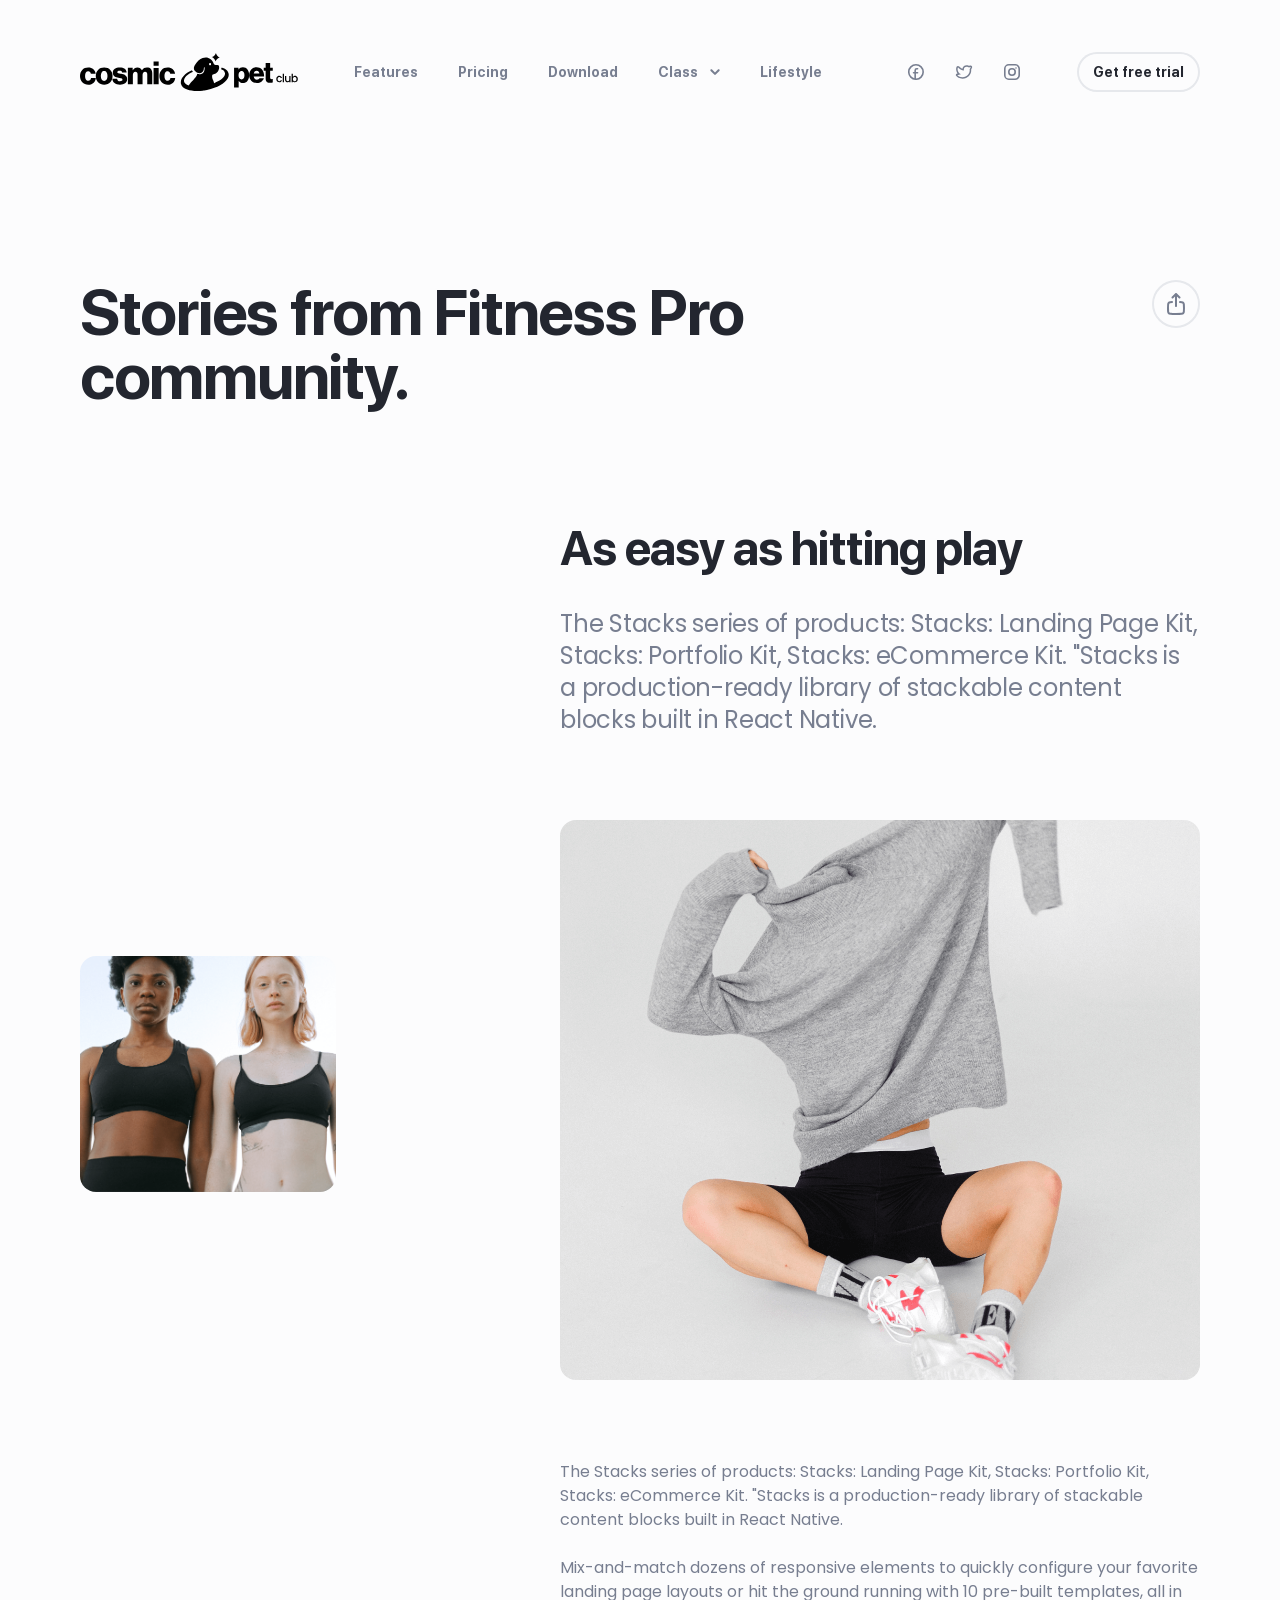
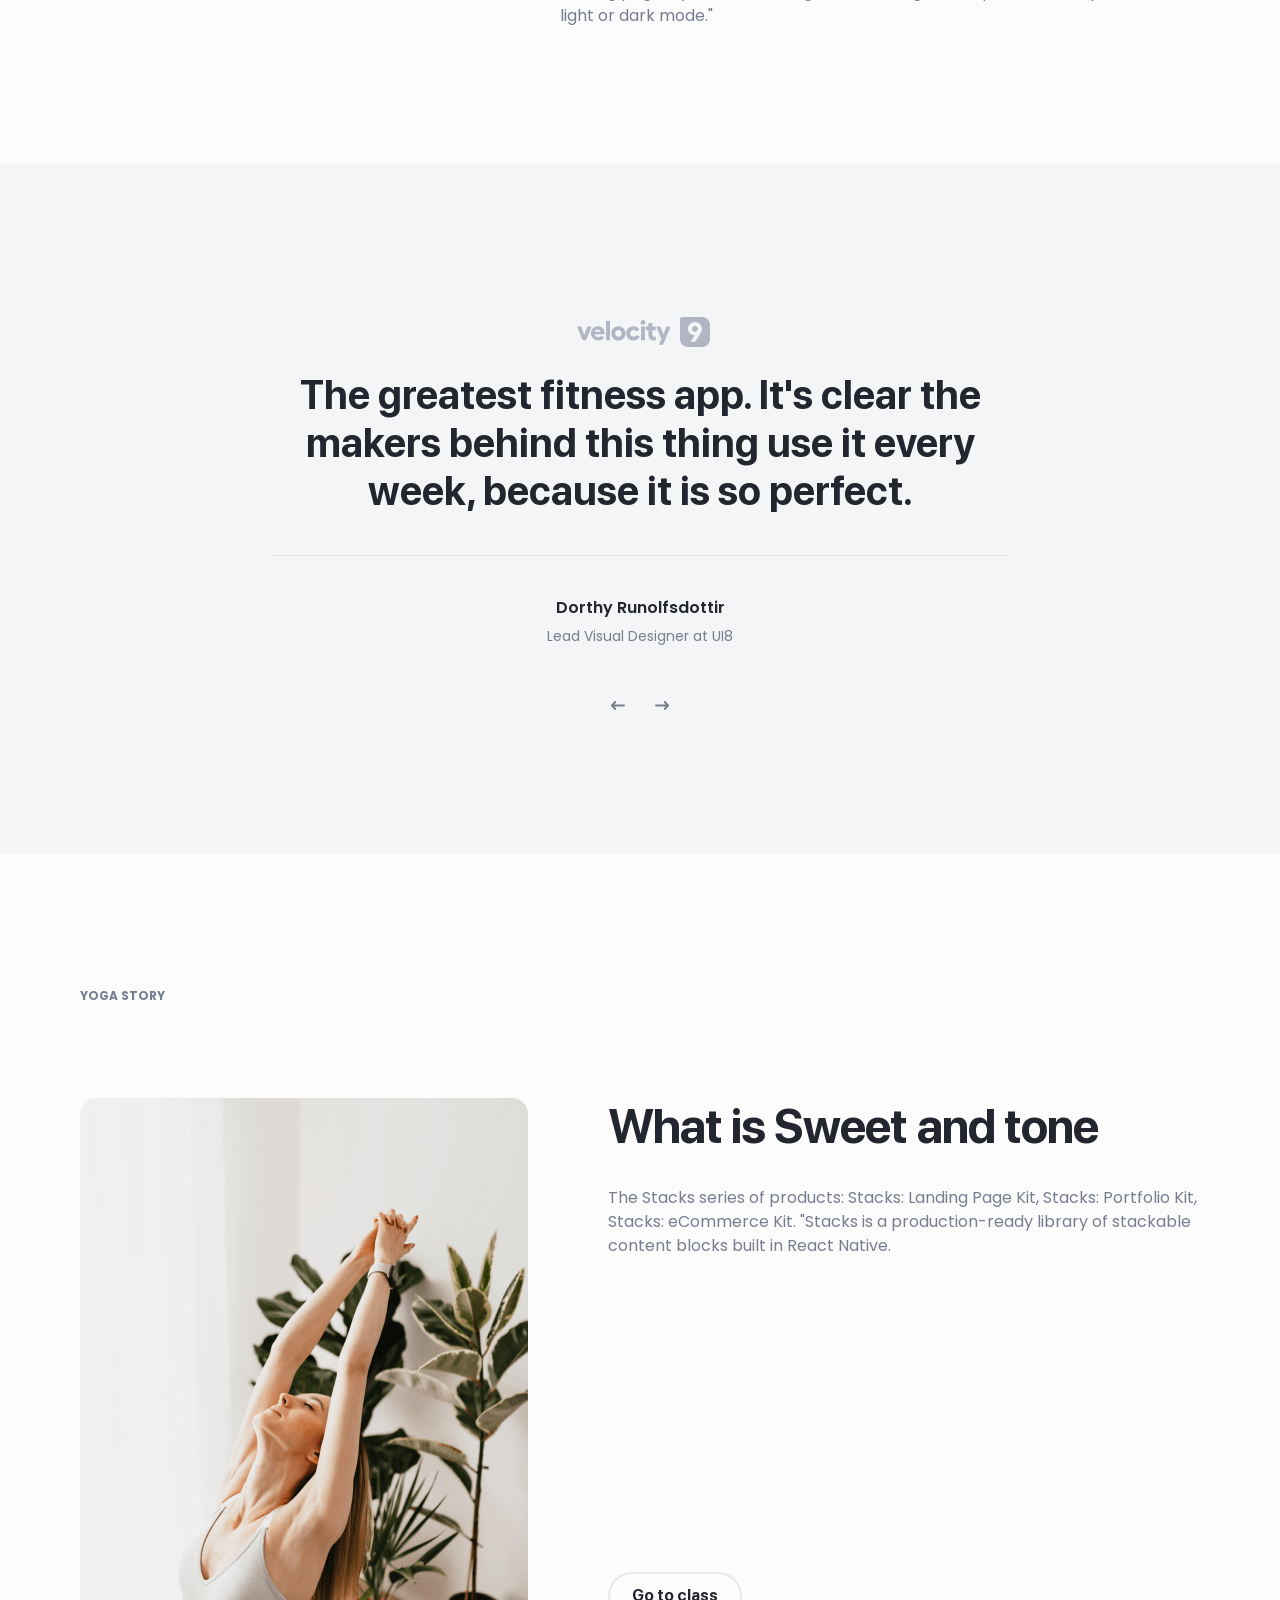
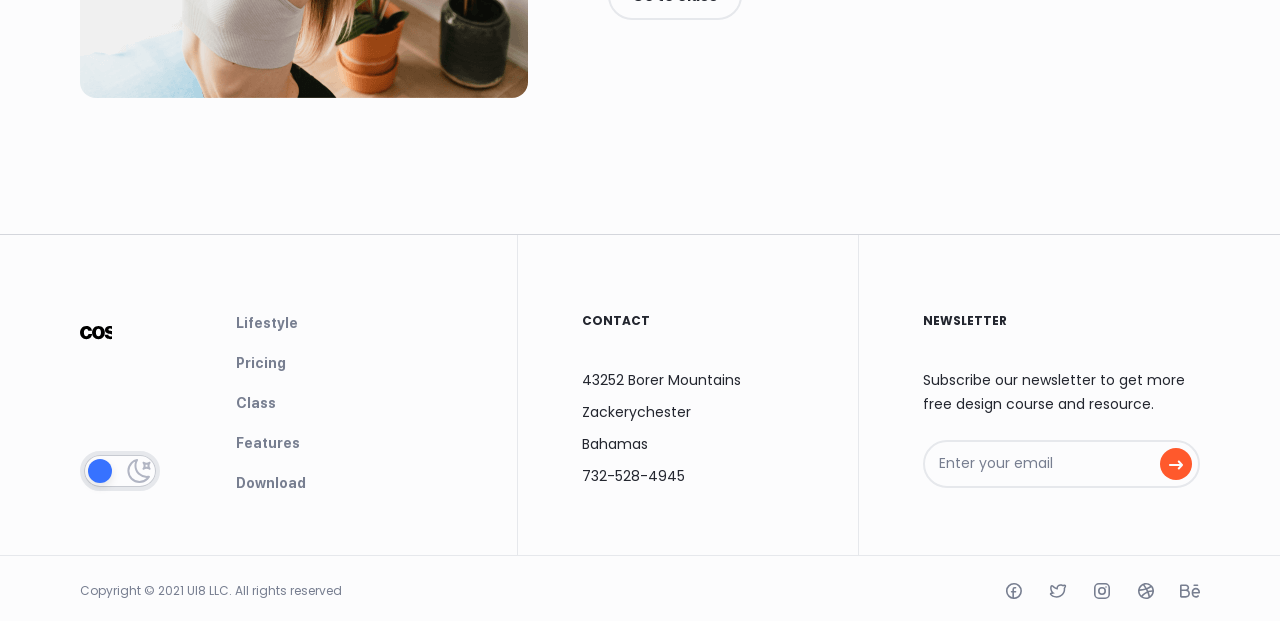
<file: article.html>
<!DOCTYPE html>
<html lang="en">
  <head>
    <meta charset="utf-8">
    <title>Article</title>
    <meta http-equiv="X-UA-Compatible" content="IE=Edge">
    <meta name="viewport" content="width=device-width, initial-scale=1, maximum-scale=1.0, user-scalable=no">
    <meta name="format-detection" content="telephone=no">
    <link rel="apple-touch-icon" sizes="180x180" href="img/apple-touch-icon.png">
    <link rel="icon" type="image/png" sizes="32x32" href="img/favicon-32x32.png">
    <link rel="icon" type="image/png" sizes="16x16" href="img/favicon-16x16.png">
    <link rel="manifest" href="img/site.webmanifest">
    <link rel="mask-icon" href="img/safari-pinned-tab.svg" color="#5bbad5">
    <meta name="msapplication-TileColor" content="#da532c">
    <meta name="theme-color" content="#ffffff">
    <meta name="description" content="Premium Web UI Kit for Fitness Experience">
    <meta name="twitter:card" content="summary">
    <meta name="twitter:site" content="@ui8">
    <meta name="twitter:title" content="Fitness Pro: Website UI Kit">
    <meta name="twitter:description" content="Premium Web UI Kit for Fitness Experience">
    <meta name="twitter:creator" content="@ui8">
    <meta name="twitter:image" content="https://ui8-stacks-fitness-html.herokuapp.com/img/twitter-card.png">
    <meta property="og:title" content="Fitness Pro: Website UI Kit">
    <meta property="og:type" content="Article">
    <meta property="og:url" content="https://ui8.net/ui8/products/fitness-pro-website-ui-kit">
    <meta property="og:image" content="https://ui8-stacks-fitness-html.herokuapp.com/img/fb-og-image.png">
    <meta property="og:description" content="Premium Web UI Kit for Fitness Experience">
    <meta property="og:site_name" content="Fitness Pro: Website UI Kit">
    <meta property="fb:admins" content="132951670226590">
    <link rel="preconnect" href="https://fonts.gstatic.com">
    <link href="https://fonts.googleapis.com/css2?family=Poppins:wght@400;500;600;700&amp;display=swap" rel="stylesheet">
    <link rel="stylesheet" media="all" href="css/app.min.css">
    <script>
      var viewportmeta = document.querySelector('meta[name="viewport"]');
      if (viewportmeta) {
        if (screen.width < 375) {
          var newScale = screen.width / 375;
          viewportmeta.content = 'width=375, minimum-scale=' + newScale + ', maximum-scale=1.0, user-scalable=no, initial-scale=' + newScale + '';
        } else {
          viewportmeta.content = 'width=device-width, maximum-scale=1.0, initial-scale=1.0';
        }
      }
    </script>
  </head>
  <body>
    <script>
      console.log(localStorage.getItem('darkMode'));
      if (localStorage.getItem('darkMode') === "on") {
        document.body.classList.add("dark");
        document.addEventListener("DOMContentLoaded", function() {
          document.querySelector('.js-theme input').checked = true;
        });
      }
    </script>
    <!-- outer-->
    <div class="outer">
      <!-- header-->
      <header class="header js-header">
        <div class="header__center center"><a class="header__logo" href="index.html"><img class="some-icon" src="img/logo-dark.svg" alt="Fitness Pro"><img class="some-icon-dark" src="img/logo-light.svg" alt="Fitness Pro"></a>
          <div class="header__wrap js-header-wrap">
            <nav class="header__nav"><a class="header__link" href="features.html">Features</a><a class="header__link" href="pricing.html">Pricing</a><a class="header__link" href="download.html">Download</a>
              <div class="header__dropdown js-header-dropdown">
                <div class="header__head js-header-head">Class
                  <svg class="icon icon-arrow-bottom">
                    <use xlink:href="#icon-arrow-bottom"></use>
                  </svg>
                </div>
                <div class="header__body js-header-body">
                  <div class="header__inner">
                    <div class="header__row">
                      <div class="header__col"><a class="header__direction" href="#">
                          <div class="header__info">Find a class to achieve your goals 🔥</div>
                          <div class="header__preview"><img srcSet="img/content/ball@2x.png 2x" src="img/content/ball.png" alt="Ball"></div></a>
                        <div class="header__menu"><a class="header__box" href="class01.html">
                            <div class="header__icon"><img src="img/menu-video.svg" alt="Video"></div>
                            <div class="header__text">Program Videos</div></a><a class="header__box" href="class02.html">
                            <div class="header__icon"><img src="img/menu-class.svg" alt="Class"></div>
                            <div class="header__text">Premium Class</div></a></div>
                      </div>
                      <div class="header__col">
                        <div class="header__line">
                          <div class="header__cell"><a class="header__card" href="class01-details.html">
                              <div class="header__photo"><img srcSet="img/content/header-pic-1@2x.png 2x" src="img/content/header-pic-1.png" alt="Header content">
                                <div class="status-black header__category">featured class</div>
                              </div>
                              <div class="header__top">
                                <div class="header__user">
                                  <div class="header__avatar"><img src="img/content/avatar-1.png" alt="Avatar"></div>
                                  <div class="header__details">
                                    <div class="header__title">Sweet and Tone</div>
                                    <div class="header__trainer">Zack Beier</div>
                                  </div>
                                </div>
                                <div class="status-stroke-green header__level">beginner</div>
                              </div>
                              <div class="header__content">Sweet and Tone is a seven-day bodyweight training program designed to boost your strength and endurance over the course of a week.</div></a></div>
                          <div class="header__cell"><a class="header__item" href="class01-details.html">
                              <div class="header__photo"><img srcSet="img/content/header-pic-2@2x.png 2x" src="img/content/header-pic-2.png" alt="Header content"></div>
                              <div class="header__description">
                                <div class="status-green header__category">yoga</div>
                                <div class="header__user">
                                  <div class="header__avatar"><img src="img/content/avatar-2.png" alt="Avatar"></div>
                                  <div class="header__details">
                                    <div class="header__title">Sweet and Tone</div>
                                    <div class="header__trainer">Zack Beier</div>
                                  </div>
                                </div>
                              </div></a><a class="header__item" href="class01-details.html">
                              <div class="header__photo"><img srcSet="img/content/header-pic-3@2x.png 2x" src="img/content/header-pic-3.png" alt="Header content"></div>
                              <div class="header__description">
                                <div class="status-purple header__category">mindfulness</div>
                                <div class="header__user">
                                  <div class="header__avatar"><img src="img/content/avatar-3.png" alt="Avatar"></div>
                                  <div class="header__details">
                                    <div class="header__title">Sweet and Tone</div>
                                    <div class="header__trainer">Zack Beier</div>
                                  </div>
                                </div>
                              </div></a><a class="header__item" href="class01-details.html">
                              <div class="header__photo"><img srcSet="img/content/header-pic-4@2x.png 2x" src="img/content/header-pic-4.png" alt="Header content"></div>
                              <div class="header__description">
                                <div class="status-red header__category">fitness</div>
                                <div class="header__user">
                                  <div class="header__avatar"><img src="img/content/avatar-4.png" alt="Avatar"></div>
                                  <div class="header__details">
                                    <div class="header__title">Sweet and Tone</div>
                                    <div class="header__trainer">Zack Beier</div>
                                  </div>
                                </div>
                              </div></a></div>
                        </div>
                      </div>
                    </div>
                    <div class="header__foot">
                      <div class="header__stage">Pro Trainers</div>
                      <div class="header__list">
                        <div class="header__user">
                          <div class="header__avatar"><img src="img/content/avatar-1.png" alt="Avatar"></div>
                          <div class="header__details">
                            <div class="header__title">Boyd Reinger</div>
                            <div class="header__trainer">Personal trainer</div>
                          </div>
                        </div>
                        <div class="header__user">
                          <div class="header__avatar"><img src="img/content/avatar-2.png" alt="Avatar"></div>
                          <div class="header__details">
                            <div class="header__title">Randal Jacobson</div>
                            <div class="header__trainer">Personal trainer</div>
                          </div>
                        </div>
                        <div class="header__user">
                          <div class="header__avatar"><img src="img/content/avatar-3.png" alt="Avatar"></div>
                          <div class="header__details">
                            <div class="header__title">Dwight Schamberger</div>
                            <div class="header__trainer">Personal trainer</div>
                          </div>
                        </div>
                        <div class="header__user">
                          <div class="header__avatar"><img src="img/content/avatar-4.png" alt="Avatar"></div>
                          <div class="header__details">
                            <div class="header__title">Omari Gulgowski</div>
                            <div class="header__trainer">Personal trainer</div>
                          </div>
                        </div>
                      </div>
                    </div>
                  </div>
                </div>
              </div><a class="header__link" href="lifestyle.html">Lifestyle</a>
            </nav>
            <div class="header__group">
              <div class="header__contacts">
                <div class="header__element">
                  <div class="header__subtitle">Montanachester</div>
                  <div class="header__text">06787 Block Estates</div>
                </div>
                <div class="header__element">
                  <div class="header__subtitle">Lake Gene</div>
                  <div class="header__text">167 Emard River</div>
                </div>
                <div class="header__element">
                  <div class="header__subtitle">North Hassiefort</div>
                  <div class="header__text">032 Leonora Spurs</div>
                </div>
              </div>
              <div class="header__socials"><a class="header__social" href="https://www.facebook.com/ui8.net/" target="_blank">
                  <svg class="icon icon-facebook">
                    <use xlink:href="#icon-facebook"></use>
                  </svg></a><a class="header__social" href="https://twitter.com/ui8" target="_blank">
                  <svg class="icon icon-twitter">
                    <use xlink:href="#icon-twitter"></use>
                  </svg></a><a class="header__social" href="https://www.instagram.com/ui8net/" target="_blank">
                  <svg class="icon icon-instagram">
                    <use xlink:href="#icon-instagram"></use>
                  </svg></a></div>
              <button class="button-stroke button-small header__button">Get free trial</button>
            </div>
          </div>
          <button class="button-stroke button-small header__button">Get free trial</button>
          <button class="header__burger js-header-burger"></button>
        </div>
      </header>
      <!-- container-->
      <div class="outer__content">
        <div class="section article">
          <div class="article__center center">
            <div class="article__head">
              <h1 class="article__title h1">Stories from Fitness Pro community.</h1>
              <button class="button-circle-stroke article__button"> 
                <svg class="icon icon-download">
                  <use xlink:href="#icon-download"></use>
                </svg>
              </button>
            </div>
            <div class="article__row">
              <div class="article__col">
                <div class="article__preview"><img src="img/content/history-pic.png" alt="People"></div>
              </div>
              <div class="article__col">
                <h2 class="article__title h2">As easy as hitting play</h2>
                <div class="article__info">The Stacks series of products: Stacks: Landing Page Kit, Stacks: Portfolio Kit, Stacks: eCommerce Kit. "Stacks is a production-ready library of stackable content blocks built in React Native.</div>
                <div class="article__preview"><img src="img/content/post-pic.png" alt="Post"></div>
                <div class="article__content">
                  <p>The Stacks series of products: Stacks: Landing Page Kit, Stacks: Portfolio Kit, Stacks: eCommerce Kit. "Stacks is a production-ready library of stackable content blocks built in React Native.</p>
                  <p>Mix-and-match dozens of responsive elements to quickly configure your favorite landing page layouts or hit the ground running with 10 pre-built templates, all in light or dark mode."</p>
                </div>
              </div>
            </div>
          </div>
        </div>
        <div class="section-bg review">
          <div class="review__center center">
            <div class="review__wrap">
              <div class="review__slider js-slider-review">
                <div class="review__slide">
                  <div class="review__item">
                    <div class="review__logo"><img src="img/content/velocity9.svg" alt="Velocity9"></div>
                    <div class="review__title">The greatest fitness app. It's clear the makers behind this thing use it every week, because it is so perfect. </div>
                    <div class="review__author">Dorthy Runolfsdottir</div>
                    <div class="review__position">Lead Visual Designer at UI8</div>
                  </div>
                </div>
                <div class="review__slide">
                  <div class="review__item">
                    <div class="review__logo"><img src="img/content/travelers.svg" alt="Travelers"></div>
                    <div class="review__title">The best of all the workout apps I have tried on iOS. I have used Fitness Pro for more than a year now. It is intuitive and clean, awesome app.</div>
                    <div class="review__author">Dorthy Runolfsdottir</div>
                    <div class="review__position">Lead Visual Designer at UI8</div>
                  </div>
                </div>
                <div class="review__slide">
                  <div class="review__item">
                    <div class="review__logo"><img src="img/content/goldlines.svg" alt="Goldlines"></div>
                    <div class="review__title">The greatest fitness app. It's clear the makers behind this thing use it every week, because it is so perfect. </div>
                    <div class="review__author">Dorthy Runolfsdottir</div>
                    <div class="review__position">Lead Visual Designer at UI8</div>
                  </div>
                </div>
              </div>
            </div>
          </div>
        </div>
        <div class="section story">
          <div class="story__center center">
            <div class="stage-small">yoga story</div>
            <div class="story__row">
              <div class="story__col">
                <div class="story__preview"><img src="img/content/story-pic.png" alt=""></div>
              </div>
              <div class="story__col">
                <h2 class="story__title h2">What is Sweet and tone</h2>
                <div class="story__info">The Stacks series of products: Stacks: Landing Page Kit, Stacks: Portfolio Kit, Stacks: eCommerce Kit. "Stacks is a production-ready library of stackable content blocks built in React Native.</div>
                <div class="story__list">
                  <div class="story__item" data-aos="animation-opacity">
                    <div class="story__category">How it work</div>
                    <div class="story__content">Mix-and-match dozens of responsive elements to quickly configure your favorite landing page layouts</div>
                  </div>
                  <div class="story__item" data-aos="animation-opacity">
                    <div class="story__category">About the trainers</div>
                    <div class="story__content">Mix-and-match dozens of responsive elements to quickly configure your favorite landing page layouts</div>
                  </div>
                </div><a class="button-stroke story__button" href="class02.html">Go to class</a>
              </div>
            </div>
          </div>
        </div>
      </div>
      <!-- footer-->
      <footer class="footer">
        <div class="footer__body">
          <div class="footer__center center">
            <div class="footer__col">
              <div class="footer__box"><a class="footer__logo" href="index.html"><img class="some-icon" src="img/logo-dark.svg" alt="Fitness Pro"><img class="some-icon-dark" src="img/logo-light.svg" alt="Fitness Pro"></a>
                <label class="theme js-theme">
                  <input class="theme__input" type="checkbox"/><span class="theme__inner"><span class="theme__box"></span><span class="theme__icon">
                      <svg class="icon icon-moon">
                        <use xlink:href="#icon-moon"></use>
                      </svg>
                      <svg class="icon icon-sun">
                        <use xlink:href="#icon-sun"></use>
                      </svg></span></span>
                </label>
              </div>
              <div class="footer__item">
                <div class="footer__category">footer nav
                  <svg class="icon icon-arrow-bottom">
                    <use xlink:href="#icon-arrow-bottom"></use>
                  </svg>
                </div>
                <div class="footer__menu"><a class="footer__link" href="lifestyle.html">Lifestyle</a><a class="footer__link" href="pricing.html">Pricing</a><a class="footer__link" href="class01.html">Class</a><a class="footer__link" href="features.html">Features</a><a class="footer__link" href="download.html">Download</a></div>
              </div>
            </div>
            <div class="footer__col">
              <div class="footer__category">contact</div>
              <div class="footer__info">
                <p>43252 Borer Mountains</p>
                <p>Zackerychester</p>
                <p>Bahamas</p>
                <p>732-528-4945</p>
              </div>
            </div>
            <div class="footer__col">
              <div class="footer__category">newsletter</div>
              <div class="footer__info">Subscribe our newsletter to get more free design course and resource.</div>
              <form class="subscription">
                <input class="subscription__input" type="email" placeholder="Enter your email" required="required"/>
                <button class="subscription__btn">
                  <svg class="icon icon-arrow-right">
                    <use xlink:href="#icon-arrow-right"></use>
                  </svg>
                </button>
              </form>
            </div>
          </div>
        </div>
        <div class="footer__bottom">
          <div class="footer__center center">
            <div class="footer__copyright">Copyright © 2021 UI8 LLC. All rights reserved</div>
            <div class="footer__socials"><a class="footer__social" href="https://www.facebook.com/ui8.net/" target="_blank">
                <svg class="icon icon-facebook">
                  <use xlink:href="#icon-facebook"></use>
                </svg></a><a class="footer__social" href="https://twitter.com/ui8" target="_blank">
                <svg class="icon icon-twitter">
                  <use xlink:href="#icon-twitter"></use>
                </svg></a><a class="footer__social" href="https://www.instagram.com/ui8net/" target="_blank">
                <svg class="icon icon-instagram">
                  <use xlink:href="#icon-instagram"></use>
                </svg></a><a class="footer__social" href="https://dribbble.com/ui8" target="_blank">
                <svg class="icon icon-dribbble">
                  <use xlink:href="#icon-dribbble"></use>
                </svg></a><a class="footer__social" href="https://www.behance.net/ui8" target="_blank">
                <svg class="icon icon-behance">
                  <use xlink:href="#icon-behance"></use>
                </svg></a></div>
          </div>
        </div>
      </footer>
    </div>
    <!-- scripts-->
    <script src="js/lib/jquery.min.js"></script>
    <script src="js/lib/slick.min.js"></script>
    <script src="js/lib/jquery.nice-select.min.js"></script>
    <script src="js/lib/jquery.magnific-popup.min.js"></script>
    <script src="js/lib/aos.js"></script>
    <script src="js/app.js"></script>
    <!-- svg sprite-->
    <div style="display: none"><svg width="0" height="0">
<symbol xmlns="http://www.w3.org/2000/svg" viewBox="0 0 16 16" id="icon-arrow-right">
<path d="M10.39 3.153c.464-.428 1.187-.399 1.615.065l3.692 4c.404.438.404 1.113 0 1.55l-3.692 4c-.428.464-1.151.493-1.615.065s-.493-1.151-.065-1.615l1.922-2.082H1.143C.512 9.136 0 8.624 0 7.993S.512 6.85 1.143 6.85h11.104l-1.922-2.082c-.428-.464-.399-1.187.065-1.615z"></path>
</symbol>
<symbol xmlns="http://www.w3.org/2000/svg" viewBox="0 0 16 16" id="icon-arrow-bottom">
<path d="M15.039 3.961c-.653-.653-1.713-.653-2.366 0L8 8.634 3.327 3.961c-.653-.653-1.713-.653-2.366 0s-.653 1.713 0 2.366l5.856 5.856c.653.653 1.713.653 2.366 0l5.856-5.856c.653-.653.653-1.713 0-2.366z"></path>
</symbol>
<symbol xmlns="http://www.w3.org/2000/svg" viewBox="0 0 16 16" id="icon-arrow-right-empty">
<path d="M5.551 15.665l-.1.089c-.449.355-1.102.326-1.517-.089-.446-.446-.446-1.17 0-1.616h0l6.048-6.05-6.048-6.048-.089-.1C3.491 1.403 3.52.749 3.935.335c.446-.446 1.17-.446 1.616 0h0l6.857 6.857.089.1c.355.449.326 1.102-.089 1.517h0l-6.857 6.857z"></path>
</symbol>
<symbol xmlns="http://www.w3.org/2000/svg" viewBox="0 0 16 16" id="icon-arrow-down">
<path d="M12.833 10.39c.428.464.399 1.187-.065 1.615l-4 3.692c-.438.404-1.113.404-1.55 0l-4-3.692c-.464-.428-.493-1.151-.065-1.615s1.151-.493 1.615-.065l2.082 1.922V1.143C6.85.512 7.362 0 7.993 0s1.143.512 1.143 1.143v11.104l2.082-1.922c.464-.428 1.187-.399 1.615.065z"></path>
</symbol>
<symbol xmlns="http://www.w3.org/2000/svg" viewBox="0 0 16 16" id="icon-arrow-prev">
<path d="M5.61 13.697c-.464.428-1.187.399-1.615-.065l-3.692-4c-.404-.438-.404-1.113 0-1.55l3.692-4c.428-.464 1.151-.493 1.615-.065s.493 1.151.065 1.615L3.753 7.714h11.104c.631 0 1.143.512 1.143 1.143S15.488 10 14.857 10H3.753l1.922 2.082c.428.464.399 1.187-.065 1.615z"></path>
</symbol>
<symbol xmlns="http://www.w3.org/2000/svg" viewBox="0 0 16 16" id="icon-arrow-next">
<path d="M10.39 3.303c.464-.428 1.187-.399 1.615.065l3.692 4c.404.438.404 1.113 0 1.55l-3.692 4c-.428.464-1.151.493-1.615.065s-.493-1.151-.065-1.615l1.922-2.082H1.143C.512 9.286 0 8.774 0 8.143S.512 7 1.143 7h11.104l-1.922-2.082c-.428-.464-.399-1.187.065-1.615z"></path>
</symbol>
<symbol xmlns="http://www.w3.org/2000/svg" viewBox="0 0 16 16" id="icon-instagram">
<path d="M11.2 0A4.8 4.8 0 0 1 16 4.8h0v6.4a4.8 4.8 0 0 1-4.8 4.8h0-6.4A4.8 4.8 0 0 1 0 11.2h0V4.8A4.8 4.8 0 0 1 4.8 0h0zm0 1.6H4.8a3.2 3.2 0 0 0-3.2 3.2v6.4a3.2 3.2 0 0 0 3.2 3.2h6.4a3.2 3.2 0 0 0 3.2-3.2V4.8a3.2 3.2 0 0 0-3.2-3.2zM8 4a4 4 0 1 1 0 8 4 4 0 1 1 0-8zm0 1.6a2.4 2.4 0 0 0 0 4.8 2.4 2.4 0 0 0 0-4.8zm4-2.4a.8.8 0 1 1 0 1.6.8.8 0 1 1 0-1.6z"></path>
</symbol>
<symbol xmlns="http://www.w3.org/2000/svg" viewBox="0 0 16 16" id="icon-facebook">
<path d="M7.967.017a8 8 0 1 1 0 16 8 8 0 1 1 0-16zm0 1.6a6.4 6.4 0 0 0-6.4 6.4c0 2.982 2.039 5.487 4.799 6.198l.001-4.598h-.8a.8.8 0 1 1 0-1.6h.8v-1.6a2.4 2.4 0 0 1 2.4-2.4h.8a.8.8 0 1 1 0 1.6h0-.8a.8.8 0 0 0-.8.8h0v1.6h1.6a.8.8 0 1 1 0 1.6h0-1.6v4.8a6.4 6.4 0 0 0 0-12.8z"></path>
</symbol>
<symbol xmlns="http://www.w3.org/2000/svg" viewBox="0 0 16 16" id="icon-twitter">
<path d="M2.121 9.233C1.018 9.236.306 10.492.986 11.444c.973 1.363 2.737 2.456 5.681 2.456 4.563 0 8.226-3.719 7.714-8.113l.751-1.503c.521-1.042-.384-2.227-1.527-1.999l-.993.198c-.263-.139-.535-.244-.768-.32-.454-.148-1.003-.265-1.511-.265-.913 0-1.701.234-2.327.704-.619.464-.968 1.075-1.159 1.635-.088.258-.147.518-.185.766-.354-.111-.715-.261-1.069-.445-.802-.415-1.451-.942-1.817-1.404-.614-.775-1.915-.717-2.371.29-.643 1.42-.467 3.102.111 4.462a6.57 6.57 0 0 0 .754 1.324l-.151.001zm4.546 3.333c-2.576 0-3.907-.933-4.596-1.898-.031-.043 0-.102.054-.103.701-.002 2.139-.035 3.087-.59.049-.029.038-.101-.016-.119-2.211-.743-3.467-3.891-2.575-5.86.02-.045.081-.051.112-.012C3.752 5.271 5.98 6.531 7.919 6.566c.042.001.074-.037.067-.079-.078-.507-.376-3.254 2.347-3.254.65 0 1.618.317 1.974.642a.07.07 0 0 0 .061.017l1.498-.3c.054-.011.098.046.073.095l-.929 1.858c-.006.013-.008.028-.006.042.651 3.658-2.345 6.978-6.337 6.978z"></path>
</symbol>
<symbol xmlns="http://www.w3.org/2000/svg" viewBox="0 0 16 16" id="icon-dribbble">
<path d="M8 0a7.97 7.97 0 0 1 5.441 2.135h0l.012.011.191.184-.203-.195.251.244.391.425.058.069.122.15.07.09a7.96 7.96 0 0 1 1.606 3.903l.021.186.002.015.01.111-.012-.127.024.299L16 8l-.004.249L16 8l-.025.632-.013.149-.002.02c-.248 2.499-1.647 4.659-3.658 5.945l-.017.011-.028.018-.236.143.264-.161-.307.186-.531.279-.114.053-.211.093-.034.014C10.138 15.78 9.095 16 8 16c-1.715 0-3.304-.54-4.606-1.458h0l-.033-.024-.468-.36-.025-.021-.186-.161-.062-.056-.414-.405-.024-.025C.829 12.057 0 10.125 0 8l.005-.297L0 7.993l.011-.415.013-.199.007-.09.02-.203.019-.156.027-.186.016-.1.04-.216.008-.037C.643 4.036 2.157 2.059 4.21.953l-.266.15.301-.169.27-.137.088-.042.154-.07.124-.054.536-.205.031-.011C6.25.146 7.108 0 8 0zm1.356 9.906c-1.362.66-2.858 1.732-4.775 3.502A6.35 6.35 0 0 0 8 14.4a6.38 6.38 0 0 0 2.504-.508 24.45 24.45 0 0 0-1.148-3.985zm4.991-1.08l-.04.001c-1.289.046-2.38.169-3.462.495a25.99 25.99 0 0 1 1.113 3.706 6.39 6.39 0 0 0 2.389-4.202zM7.942 6.86c-1.85.583-3.914.939-6.34 1.076A.85.85 0 0 0 1.6 8c0 1.695.659 3.237 1.735 4.382 2.086-1.945 3.78-3.18 5.397-3.951L7.942 6.86zm5.266-2.581l-.147.101c-1.136.761-2.314 1.406-3.597 1.931l.759 1.53c1.34-.425 2.665-.568 4.129-.616a6.34 6.34 0 0 0-1.144-2.946zM4.958 2.37l-.126.068c-1.459.833-2.558 2.223-3.009 3.88 2.028-.132 3.752-.426 5.288-.878-.639-1.026-1.357-2.042-2.153-3.07zM8 1.6a6.42 6.42 0 0 0-1.485.173l2.147 3.135c1.224-.484 2.349-1.087 3.444-1.816C10.995 2.16 9.563 1.6 8 1.6z"></path>
</symbol>
<symbol xmlns="http://www.w3.org/2000/svg" viewBox="0 0 16 16" id="icon-behance">
<path d="M12.667 5.367C14.508 5.367 16 6.86 16 8.701v.667c0 .368-.298.667-.667.667h-4.667a2 2 0 0 0 2 2 1.99 1.99 0 0 0 1.233-.425c.177-.139.387-.242.612-.242.571 0 .937.59.537.998-.605.618-1.449 1.002-2.382 1.002-1.841 0-3.333-1.492-3.333-3.333V8.701c0-1.841 1.492-3.333 3.333-3.333zm-8-2.667c1.473 0 2.667 1.194 2.667 2.667a2.66 2.66 0 0 1-.8 1.905A3.33 3.33 0 0 1 8 10.033c0 1.841-1.492 3.333-3.333 3.333h0-3.524C.512 13.367 0 12.855 0 12.224h0V3.767C0 3.178.478 2.7 1.067 2.7h0zm0 5.333H1.333v4h3.333a2 2 0 0 0 0-4zm8-1.333a2 2 0 0 0-2 2h4a2 2 0 0 0-2-2zm-8-2.667H1.333V6.7h3.333C5.403 6.7 6 6.103 6 5.367s-.597-1.333-1.333-1.333zM14 2.7c.368 0 .667.298.667.667s-.298.667-.667.667h0-2.667c-.368 0-.667-.298-.667-.667s.298-.667.667-.667h0z"></path>
</symbol>
<symbol xmlns="http://www.w3.org/2000/svg" viewBox="0 0 16 16" id="icon-linkedin">
<path d="M12.8.001a3.2 3.2 0 0 1 3.2 3.2h0v9.6a3.2 3.2 0 0 1-3.2 3.2h0-9.6a3.2 3.2 0 0 1-3.2-3.2h0v-9.6a3.2 3.2 0 0 1 3.2-3.2h0zm0 1.6H3.2a1.6 1.6 0 0 0-1.6 1.6v9.6a1.6 1.6 0 0 0 1.6 1.6h9.6a1.6 1.6 0 0 0 1.6-1.6v-9.6a1.6 1.6 0 0 0-1.6-1.6zM4 6.401a.8.8 0 0 1 .8.8h0v4.8a.8.8 0 0 1-1.6 0h0v-4.8a.8.8 0 0 1 .8-.8zm5.6 0a3.2 3.2 0 0 1 3.2 3.2v2.4a.8.8 0 1 1-1.6 0v-2.4a1.6 1.6 0 0 0-3.2 0v2.4a.8.8 0 0 1-1.6 0v-4.8a.8.8 0 0 1 1.529-.33c.486-.298 1.059-.47 1.671-.47zM4 3.201a.8.8 0 0 1 0 1.6.8.8 0 0 1 0-1.6z"></path>
</symbol>
<symbol xmlns="http://www.w3.org/2000/svg" viewBox="0 0 16 16" id="icon-play">
<path d="M1.509 2.463c0-1.71 1.876-2.755 3.33-1.855l8.945 5.538c1.378.853 1.378 2.857 0 3.711l-8.945 5.538c-1.454.899-3.33-.147-3.33-1.856V2.463z"></path>
</symbol>
<symbol xmlns="http://www.w3.org/2000/svg" viewBox="0 0 16 16" id="icon-info">
<path d="M8 0a1.6 1.6 0 1 0 0 3.2A1.6 1.6 0 1 0 8 0zm0 6.4A1.6 1.6 0 0 0 6.4 8v6.4a1.6 1.6 0 1 0 3.2 0V8A1.6 1.6 0 0 0 8 6.4z"></path>
</symbol>
<symbol xmlns="http://www.w3.org/2000/svg" viewBox="0 0 16 16" id="icon-check">
<path d="M14.049 2.635c.446-.446 1.17-.446 1.616 0 .412.412.444 1.06.095 1.509l-.095.108-9.143 9.143c-.412.412-1.06.444-1.509.095l-.108-.095L.335 8.822c-.446-.446-.446-1.17 0-1.616.412-.412 1.06-.444 1.509-.095l.108.095 3.763 3.762 8.335-8.334z"></path>
</symbol>
<symbol xmlns="http://www.w3.org/2000/svg" viewBox="0 0 16 16" id="icon-download">
<path d="M10.943 5.887l1.395.107c1.08.114 1.941.88 2.07 2.011.074.645.133 1.575.133 2.905l-.133 2.905c-.129 1.13-.988 1.897-2.069 2.011-.859.091-2.227.175-4.344.175s-3.485-.085-4.344-.175c-1.08-.114-1.939-.88-2.069-2.011-.074-.645-.133-1.575-.133-2.905l.133-2.905c.129-1.131.99-1.897 2.07-2.011l1.395-.107c.401-.021.744.286.765.688s-.286.744-.688.765l-1.32.101c-.455.048-.731.327-.777.729-.066.577-.123 1.451-.123 2.74l.123 2.74c.046.403.322.681.776.729.796.084 2.111.167 4.191.167l4.191-.167c.454-.048.73-.327.776-.729.066-.577.123-1.451.123-2.74l-.123-2.74c-.046-.402-.322-.682-.777-.729l-1.32-.101c-.401-.021-.709-.364-.688-.765s.364-.709.765-.688zM8.51.213l2.545 2.545a.73.73 0 0 1 0 1.029c-.284.284-.745.284-1.029 0L8.723 2.483v6.972c0 .402-.326.727-.727.727s-.727-.326-.727-.727V2.483L5.964 3.787c-.284.284-.745.284-1.029 0s-.284-.745 0-1.029L7.481.213c.284-.284.745-.284 1.029 0z"></path>
</symbol>
<symbol xmlns="http://www.w3.org/2000/svg" viewBox="0 0 16 16" id="icon-calendar">
<path d="M11.999 0a.8.8 0 0 1 .8.8h0l-.001.799.802.001a2.4 2.4 0 0 1 2.394 2.236L16 4v9.6a2.4 2.4 0 0 1-2.4 2.4h0H2.4A2.4 2.4 0 0 1 0 13.6h0V4a2.4 2.4 0 0 1 2.4-2.4h0l.798-.001L3.199.8a.8.8 0 0 1 .7-.794l.1-.006a.8.8 0 0 1 .8.8h0l-.001.799h6.4L11.199.8a.8.8 0 0 1 .7-.794zM13.6 3.2l-.802-.001.001.801a.8.8 0 0 1-.7.794l-.1.006a.8.8 0 0 1-.8-.8h0l-.001-.801h-6.4L4.799 4a.8.8 0 0 1-.7.794l-.1.006a.8.8 0 0 1-.8-.8h0l-.001-.801L2.4 3.2a.8.8 0 0 0-.8.8v9.6a.8.8 0 0 0 .8.8h11.2a.8.8 0 0 0 .8-.8V4a.8.8 0 0 0-.8-.8zm-4.801 8a.8.8 0 1 1 0 1.6h0-4.8a.8.8 0 1 1 0-1.6h0zm3.2-3.2a.8.8 0 1 1 0 1.6h0-5.6a.8.8 0 1 1 0-1.6h0z"></path>
</symbol>
<symbol xmlns="http://www.w3.org/2000/svg" viewBox="0 0 16 16" id="icon-scoreboard">
<path d="M13.333 2.65C14.806 2.65 16 3.844 16 5.317h0v5.333c0 1.473-1.194 2.667-2.667 2.667h0H2.667C1.194 13.317 0 12.123 0 10.65h0V5.317C0 3.844 1.194 2.65 2.667 2.65h0zm0 1.333H2.667c-.736 0-1.333.597-1.333 1.333v5.333c0 .736.597 1.333 1.333 1.333h10.667c.736 0 1.333-.597 1.333-1.333V5.317c0-.736-.597-1.333-1.333-1.333zm-1 1.333a1 1 0 0 1 1 1V7.65a1 1 0 0 1-1 1h-1v.667h1.333c.368 0 .667.298.667.667s-.298.667-.667.667H11a1 1 0 0 1-1-1V8.317a1 1 0 0 1 1-1h1V6.65h-1.333c-.368 0-.667-.298-.667-.667s.298-.667.667-.667h1.667zm-7.666 0c.368 0 .667.298.667.667v3.333c.368 0 .667.298.667.667s-.298.667-.667.667H4.001c-.368 0-.667-.298-.667-.667s.298-.667.667-.667V6.65c-.368 0-.667-.298-.667-.667s.298-.667.667-.667h.667zM8.001 8.65c.368 0 .667.298.667.667s-.298.667-.667.667-.667-.298-.667-.667.298-.667.667-.667zm0-2.667c.368 0 .667.298.667.667s-.298.667-.667.667-.667-.298-.667-.667.298-.667.667-.667z"></path>
</symbol>
<symbol xmlns="http://www.w3.org/2000/svg" viewBox="0 0 16 16" id="icon-clock">
<path d="M8 0a8 8 0 1 1 0 16A8 8 0 1 1 8 0zm0 1.6a6.4 6.4 0 0 0 0 12.8A6.4 6.4 0 1 0 8 1.6zm0 1.6a.8.8 0 0 1 .8.8v3.669l1.766 1.766a.8.8 0 0 1-1.131 1.131l-2-2A.8.8 0 0 1 7.2 8V4a.8.8 0 0 1 .8-.8z"></path>
</symbol>
<symbol xmlns="http://www.w3.org/2000/svg" viewBox="0 0 16 16" id="icon-candlesticks">
<path d="M7.833 4.409c.402 0 .727.326.727.727h0l.001 1.579c.846.3 1.453 1.108 1.453 2.057h0v2.182c0 .949-.606 1.757-1.453 2.057l-.001.852c0 .402-.326.727-.727.727s-.727-.326-.727-.727h0l-.001-.851c-.847-.299-1.455-1.107-1.455-2.057h0V8.772c0-.95.607-1.758 1.455-2.057l.001-1.578c0-.402.326-.727.727-.727zM2.015 1.5c.402 0 .727.326.727.727h0v.852c.847.3 1.454 1.108 1.454 2.057h0V6.59c0 .95-.607 1.757-1.454 2.057v3.76c0 .402-.326.727-.727.727s-.727-.326-.727-.727h0v-3.76C.44 8.349-.168 7.54-.168 6.59h0V5.136c0-.95.608-1.759 1.455-2.058v-.851c0-.402.326-.727.727-.727zm11.634 0c.402 0 .727.326.727.727h0v.851c.848.299 1.456 1.107 1.456 2.058h0v3.636c0 .951-.608 1.759-1.456 2.058v1.578c0 .402-.326.727-.727.727s-.727-.326-.727-.727h0l.001-1.579c-.846-.3-1.453-1.108-1.453-2.057h0V5.136c0-.949.606-1.757 1.453-2.057l-.001-.852c0-.402.326-.727.727-.727zM7.832 8.045c-.402 0-.727.326-.727.727v2.182c0 .402.326.727.727.727s.727-.326.727-.727V8.772c0-.402-.326-.727-.727-.727zm5.819-3.636c-.402 0-.727.326-.727.727v3.636c0 .402.326.727.727.727s.727-.326.727-.727V5.136c0-.402-.326-.727-.727-.727zm-11.637 0c-.402 0-.727.326-.727.727V6.59c0 .402.326.727.727.727s.727-.326.727-.727V5.136c0-.402-.326-.727-.727-.727z"></path>
</symbol>
<symbol xmlns="http://www.w3.org/2000/svg" viewBox="0 0 16 16" id="icon-lock">
<path d="M7.995 0c2.008 0 3.636 1.628 3.636 3.636v2.306c1.532.176 2.716 1.396 2.828 2.951l.081 2.015-.081 2.015c-.117 1.612-1.384 2.863-2.997 2.966L7.995 16a54.94 54.94 0 0 1-3.468-.11c-1.613-.103-2.88-1.354-2.997-2.966l-.081-2.015.081-2.015c.117-1.612 1.384-2.863 2.997-2.966l-.168.014V3.636C4.359 1.628 5.987 0 7.995 0zm0 7.273l-3.376.107a1.73 1.73 0 0 0-1.638 1.619l-.077 1.911.077 1.911a1.73 1.73 0 0 0 1.638 1.619l3.376.107 3.376-.107a1.73 1.73 0 0 0 1.638-1.619l.077-1.911-.077-1.911a1.73 1.73 0 0 0-1.638-1.619l-3.376-.107zm0 1.455c.803 0 1.455.651 1.455 1.455 0 .538-.293 1.008-.727 1.26h0v.922c0 .402-.326.727-.727.727s-.727-.326-.727-.727h0v-.922c-.435-.251-.727-.722-.727-1.26 0-.803.651-1.455 1.455-1.455zm0-7.273a2.18 2.18 0 0 0-2.182 2.182l-.002 2.225 2.184-.043 2.184.043-.002-2.225a2.18 2.18 0 0 0-2.182-2.182z"></path>
</symbol>
<symbol xmlns="http://www.w3.org/2000/svg" viewBox="0 0 16 16" id="icon-user">
<path d="M7.995 0c2.41 0 4.364 1.954 4.364 4.364 0 1.347-.61 2.551-1.569 3.351l-.145.116c2.295 1.017 3.896 3.315 3.896 5.987v1.454c0 .402-.326.727-.727.727s-.727-.326-.727-.727v-1.454a5.09 5.09 0 1 0-10.182 0v1.454c0 .402-.326.727-.727.727s-.727-.326-.727-.727v-1.454c0-2.672 1.601-4.971 3.897-5.987-1.043-.797-1.715-2.054-1.715-3.467C3.632 1.954 5.585 0 7.995 0zm0 1.455a2.91 2.91 0 0 0-2.909 2.909 2.91 2.91 0 0 0 2.909 2.909 2.91 2.91 0 0 0 2.909-2.909 2.91 2.91 0 0 0-2.909-2.909z"></path>
</symbol>
<symbol xmlns="http://www.w3.org/2000/svg" viewBox="0 0 16 16" id="icon-button-play">
<path d="M8 1.45c1.87 0 3.473.134 4.694.286a3.5 3.5 0 0 1 3.058 3.013c.136.965.248 2.106.248 3.246a23.73 23.73 0 0 1-.248 3.246 3.5 3.5 0 0 1-3.058 3.013A38.07 38.07 0 0 1 8 14.541a38.07 38.07 0 0 1-4.694-.286 3.5 3.5 0 0 1-3.058-3.013C.112 10.276 0 9.136 0 7.995s.112-2.281.248-3.246a3.5 3.5 0 0 1 3.058-3.013C4.527 1.584 6.13 1.45 8 1.45zm0 1.455c-1.802 0-3.344.129-4.514.275a2.05 2.05 0 0 0-1.798 1.773c-.13.923-.233 1.992-.233 3.043s.104 2.121.233 3.043a2.05 2.05 0 0 0 1.798 1.773c1.17.146 2.712.275 4.514.275s3.344-.129 4.514-.275a2.05 2.05 0 0 0 1.798-1.773 22.28 22.28 0 0 0 .233-3.043c0-1.052-.104-2.121-.233-3.043a2.05 2.05 0 0 0-1.798-1.773c-1.17-.146-2.712-.275-4.514-.275zm-1.07 2.15l3.719 2.324a.73.73 0 0 1 0 1.233L6.93 10.936a.73.73 0 0 1-1.113-.617V5.671a.73.73 0 0 1 1.113-.617z"></path>
</symbol>
<symbol xmlns="http://www.w3.org/2000/svg" viewBox="0 0 16 16" id="icon-search">
<path d="M6.609 0a6.61 6.61 0 0 1 6.609 6.609 6.58 6.58 0 0 1-1.256 3.877l3.733 3.733c.408.408.408 1.068 0 1.476-.376.376-.968.405-1.377.087l-.098-.087-3.732-3.733a6.58 6.58 0 0 1-3.877 1.256A6.61 6.61 0 0 1 0 6.609 6.61 6.61 0 0 1 6.609 0zm0 2.087c-2.497 0-4.522 2.025-4.522 4.522s2.025 4.522 4.522 4.522 4.522-2.025 4.522-4.522-2.025-4.522-4.522-4.522z"></path>
</symbol>
<symbol xmlns="http://www.w3.org/2000/svg" viewBox="0 0 16 16" id="icon-close">
<path d="M.335.335c.446-.446 1.17-.446 1.616 0L8 6.384 14.049.335c.446-.446 1.17-.446 1.616 0s.446 1.17 0 1.616L9.616 8l6.049 6.049c.446.446.446 1.17 0 1.616s-1.17.446-1.616 0L8 9.616l-6.049 6.049c-.446.446-1.17.446-1.616 0s-.446-1.17 0-1.616L6.384 8 .335 1.951c-.446-.446-.446-1.17 0-1.616"></path>
</symbol>
<symbol xmlns="http://www.w3.org/2000/svg" viewBox="0 0 16 16" id="icon-moon">
<path d="M6.584.005c.576-.116 1.012.512.703 1.012-1.596 2.578-1.209 5.997.97 8.23 1.668 1.608 3.979 2.285 6.273 1.903a.67.67 0 0 1 .694.996c-.279.488-.687.989-1.182 1.484-3.158 3.148-8.268 3.148-11.427 0-3.15-3.15-3.15-8.277-.015-11.411h0l.183-.188A7.44 7.44 0 0 1 6.584.005zM5.433 1.79l-.148.071a6.17 6.17 0 0 0-1.721 1.292h0l-.141.145a6.75 6.75 0 0 0 .14 9.382 6.75 6.75 0 0 0 9.527 0h0l.083-.085-.142-.001a8.57 8.57 0 0 1-5.539-2.216h0l-.183-.172C5.104 7.933 4.424 4.665 5.416 1.835h0l.016-.046.001.001zm9.194.159c.631-.523 1.506.39.891 1.003h0l-.078.086c-.599.728-.573 2.343.078 2.993h0l.054.058c.523.631-.39 1.506-1.003.891h0l-.086-.078c-.728-.599-2.343-.573-2.993.078h0l-.058.054c-.631.523-1.506-.39-.891-1.003h0l.078-.086c.599-.728.573-2.343-.078-2.993h0l-.054-.058c-.523-.631.39-1.506 1.003-.891h0l.086.078c.728.599 2.343.573 2.993-.078h0l.058-.054zm-.905 1.849l-.095.015a4.42 4.42 0 0 1-1.195 0h0l-.096-.015.015.097a4.42 4.42 0 0 1 0 1.195h0l-.015.096.096-.015a4.42 4.42 0 0 1 1.195 0h0l.095.015-.021-.097a4.42 4.42 0 0 1 0-1.195h0l.015-.097.007.001z"></path>
</symbol>
<symbol xmlns="http://www.w3.org/2000/svg" viewBox="0 0 16 16" id="icon-sun">
<path d="M8.001 14.001c.338 0 .623.253.662.589l.005.078v.667c0 .353-.275.644-.628.665s-.659-.237-.701-.587l-.005-.078v-.667c0-.368.299-.667.667-.667zm5.142-1.8l.063.055.467.467c.248.249.26.648.028.912s-.63.302-.908.086l-.063-.055-.467-.467c-.248-.249-.26-.648-.028-.912s.63-.302.908-.086zm-9.405.055c.238.238.261.615.055.88l-.055.063-.467.467c-.249.248-.648.26-.912.028s-.302-.63-.086-.908l.055-.063.467-.467c.26-.26.682-.26.943 0h0zM8.001 4a4 4 0 1 1 0 8.001 4 4 0 1 1 0-8.001zm0 1.333a2.67 2.67 0 0 0-2.667 2.667 2.67 2.67 0 0 0 2.667 2.667 2.67 2.67 0 0 0 2.667-2.667 2.67 2.67 0 0 0-2.667-2.667zm-6.667 2c.353 0 .644.275.665.628s-.237.659-.587.701l-.078.005H.667c-.353 0-.644-.275-.665-.628s.237-.659.587-.701l.078-.005h.667zm14.001 0c.353 0 .644.275.665.628s-.237.659-.587.701l-.078.005h-.667c-.353 0-.644-.275-.665-.628s.237-.659.587-.701l.078-.005h.667zM3.209 2.267l.063.055.467.467c.248.249.26.648.028.912s-.63.302-.908.086l-.063-.055-.467-.467c-.248-.249-.26-.648-.028-.912s.63-.302.908-.086zm10.464.055c.238.238.261.615.055.88l-.055.063-.467.467c-.249.248-.648.26-.912.028s-.302-.63-.086-.908l.055-.063.467-.467c.26-.26.682-.26.943 0h0zM8.001 0c.338 0 .623.253.662.589l.005.078v.667c0 .353-.275.644-.628.665s-.659-.237-.701-.587l-.005-.078V.667c0-.368.299-.667.667-.667z"></path>
</symbol>
</svg>
    </div>
  </body>
</html>
</file>
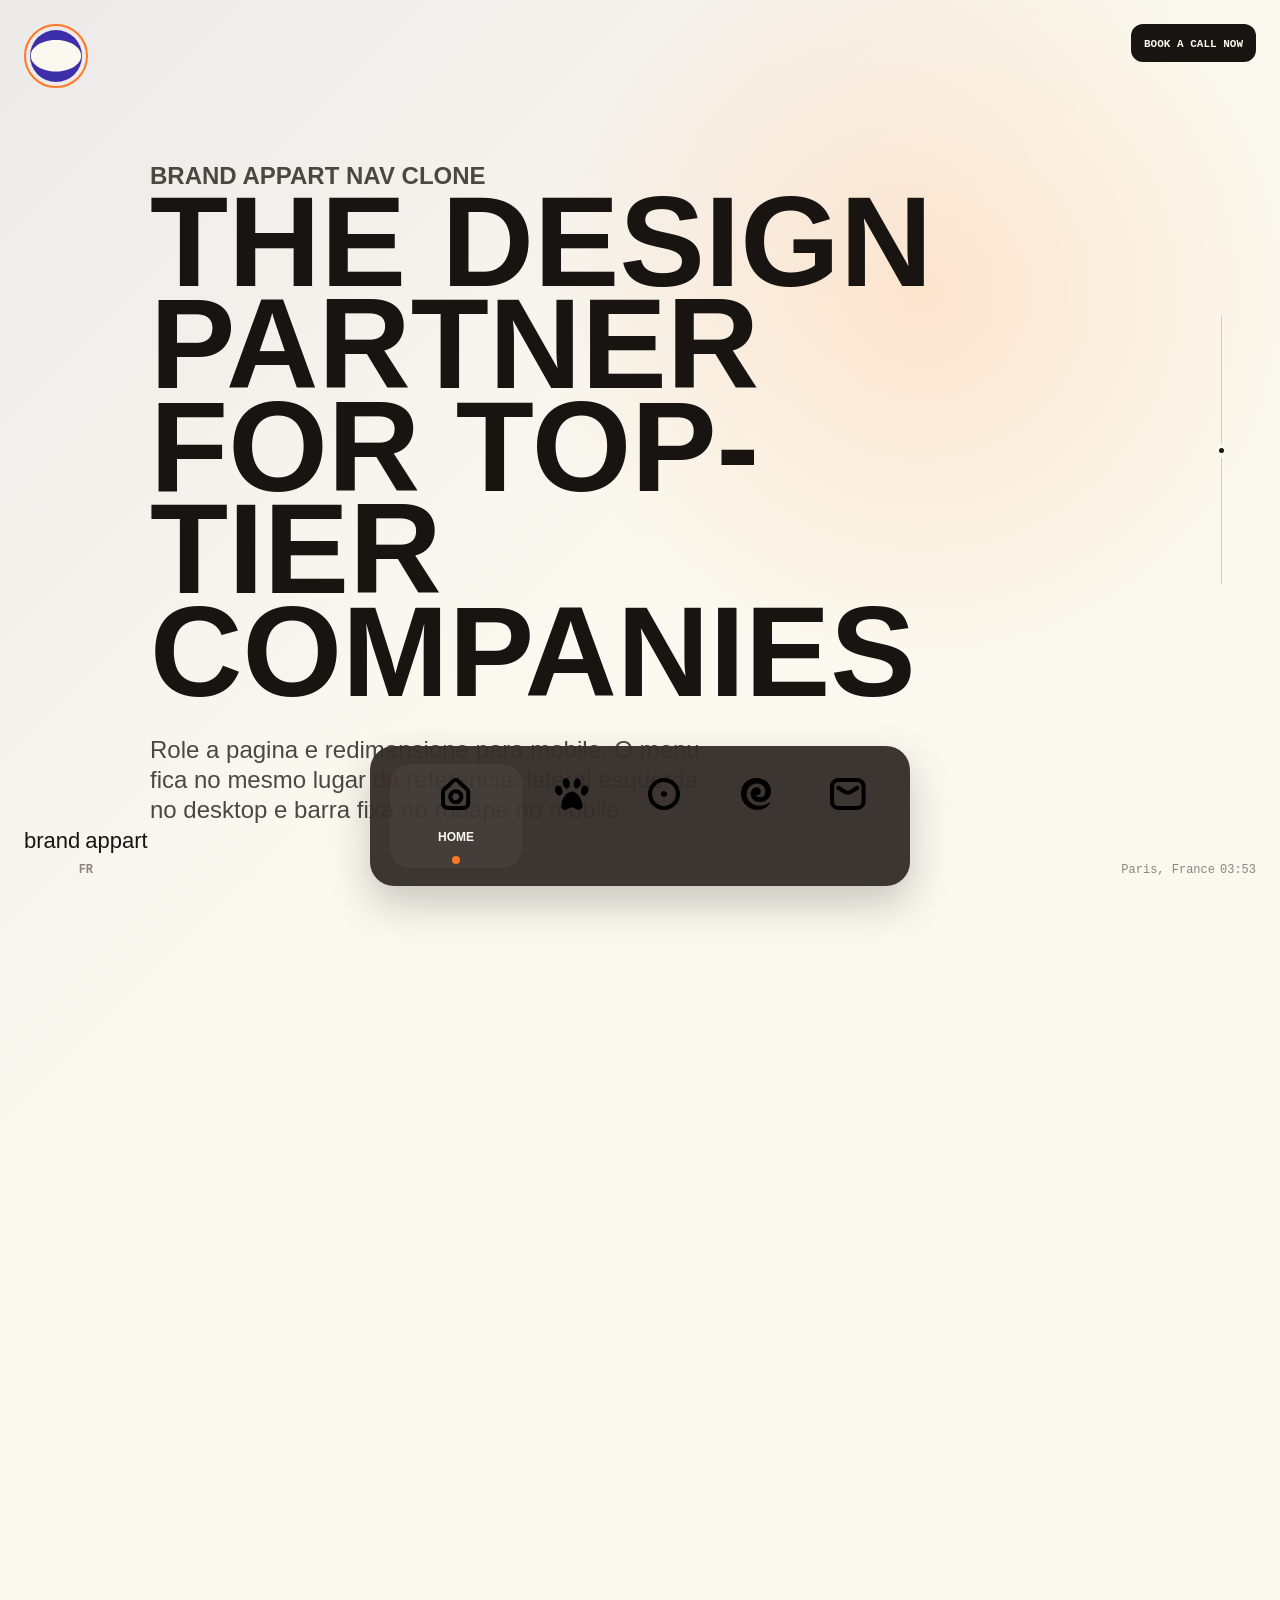
<file: brandappart-nav-clone.html>
<!DOCTYPE html>
<html lang="en">
<head>
  <meta charset="UTF-8">
  <meta name="viewport" content="width=device-width, initial-scale=1.0">
  <title>Brand Appart Nav Clone</title>
  <style>
    :root {
      --bg: #fbf9ef;
      --base: #171412;
      --orange: #ff7722;
      --purple: #3d2fa9;
      --grey: #8e827c;
      --glass: rgba(255, 255, 255, 0.2);
      --glass-dark: rgba(54, 45, 41, 0.96);
      --panel: #f1ece2;
      --radius: 12px;
      --ease: cubic-bezier(.25, .46, .45, .94);
    }

    * {
      box-sizing: border-box;
    }

    html {
      min-height: 100%;
      background: var(--bg);
    }

    body {
      min-height: 100%;
      margin: 0;
      color: var(--base);
      background:
        radial-gradient(circle at 72% 18%, rgba(255, 119, 34, .16), transparent 24rem),
        linear-gradient(135deg, rgba(61, 47, 169, .08), transparent 42%),
        var(--bg);
      font-family: "IBM Plex Mono", "Roboto Mono", ui-monospace, SFMono-Regular, Menlo, monospace;
      overflow-x: hidden;
    }

    a {
      color: inherit;
      text-decoration: none;
    }

    .demo-page {
      min-height: 180vh;
      padding: 10vh clamp(80px, 10vw, 140px) 26vh;
    }

    .hero {
      display: grid;
      align-content: center;
      min-height: 86vh;
      max-width: 980px;
      margin-inline: auto;
    }

    .eyebrow {
      margin: 0 0 18px;
      color: var(--grey);
      text-transform: uppercase;
      font-size: 12px;
      font-weight: 800;
      line-height: 1;
    }

    .hero h1 {
      max-width: 880px;
      margin: 0;
      text-transform: uppercase;
      font-family: Impact, "Arial Black", sans-serif;
      font-size: clamp(56px, 10vw, 150px);
      font-weight: 900;
      line-height: .8;
      letter-spacing: 0;
    }

    .hero p {
      max-width: 560px;
      margin: 32px 0 0;
      color: #4d4741;
      font-family: Arial, sans-serif;
      font-size: clamp(18px, 2vw, 24px);
      line-height: 1.25;
    }

    .ba-header {
      z-index: 20;
      pointer-events: none;
      position: fixed;
      inset: 0;
      display: flex;
      flex-direction: column;
      justify-content: space-between;
      width: 100%;
      height: 100%;
      padding: 24px;
    }

    .ba-header-inner {
      position: relative;
      flex: 1;
    }

    .brand-mark {
      pointer-events: auto;
      position: absolute;
      top: 0;
      left: 0;
      display: grid;
      place-items: center;
      width: 64px;
      height: 64px;
      padding: 4px;
      color: var(--bg);
      border: 2px solid var(--orange);
      border-radius: 50%;
      transform: translateZ(0);
      transition: transform .45s var(--ease), border-color .45s var(--ease);
      animation: nav-pop .7s var(--ease) backwards;
    }

    .brand-mark:hover {
      transform: rotate(-8deg) scale(1.04);
      border-color: var(--base);
    }

    .brand-mark:focus-visible,
    .nav-link:focus-visible,
    .ba-cta:focus-visible,
    .mobile-toggle:focus-visible {
      outline: 2px solid var(--orange);
      outline-offset: 4px;
    }

    .brand-mark-bg {
      display: grid;
      place-items: center;
      width: 100%;
      height: 100%;
      background: var(--purple);
      border-radius: 50%;
    }

    .brand-mark svg {
      width: 34px;
      height: auto;
    }

    .ba-nav {
      pointer-events: auto;
      position: fixed;
      left: 50%;
      bottom: 14px;
      display: flex;
      align-items: stretch;
      gap: 8px;
      padding: 18px 20px;
      background: var(--glass-dark);
      border-radius: 24px;
      box-shadow: 0 18px 40px rgba(23, 20, 18, .22);
      transform: translateX(-50%);
    }

    .nav-link {
      position: relative;
      display: flex;
      align-items: center;
      justify-content: center;
      flex: 0 0 84px;
      width: 84px;
      min-width: 84px;
      height: 104px;
      color: #9f9189;
      background: transparent;
      border: 0;
      border-radius: 20px;
      overflow: hidden;
      transition: width .3s var(--ease), min-width .3s var(--ease), transform .24s var(--ease), background-color .24s var(--ease), color .24s var(--ease);
      animation: nav-pop .7s var(--ease) backwards;
    }

    .nav-link:nth-child(1) { animation-delay: .05s; }
    .nav-link:nth-child(2) { animation-delay: .11s; }
    .nav-link:nth-child(3) { animation-delay: .17s; }
    .nav-link:nth-child(4) { animation-delay: .23s; }
    .nav-link:nth-child(5) { animation-delay: .29s; }

    .nav-link.is-active {
      color: var(--bg);
      background: rgba(255, 255, 255, .04);
    }

    .nav-link:active {
      transform: scale(.96);
    }

    .nav-link-inner {
      position: relative;
      display: flex;
      flex-direction: column;
      align-items: center;
      justify-content: flex-start;
      gap: 10px;
      width: 100%;
      height: 100%;
      padding: 8px 10px 14px;
    }

    .nav-icon {
      display: grid;
      place-items: center;
      width: 44px;
      height: 44px;
      color: currentColor;
      transition: color .24s var(--ease), transform .24s var(--ease);
    }

    .nav-link.is-active .nav-icon {
      color: currentColor;
    }

    .nav-icon img,
    .nav-icon svg,
    .brand-mark svg {
      display: block;
      width: auto;
      height: 32px;
      fill: none;
    }

    .brand-mark svg {
      width: 100%;
      height: auto;
    }

    .nav-tag {
      display: flex;
      align-items: center;
      justify-content: center;
      min-height: 22px;
      padding: 0;
      color: currentColor;
      white-space: nowrap;
      opacity: 0;
      transform: translateY(-8px);
      transition: opacity .24s var(--ease), transform .24s var(--ease);
    }

    .nav-link:focus-visible .nav-tag {
      opacity: 1;
      transform: translateY(0);
    }

    .nav-tag-title {
      display: block;
      text-transform: uppercase;
      font-family: Impact, "Arial Black", sans-serif;
      font-size: 12px;
      font-weight: 900;
      line-height: .9;
    }

    .nav-dot {
      position: absolute;
      bottom: 4px;
      left: 50%;
      width: 8px;
      height: 8px;
      background: var(--orange);
      border-radius: 50%;
      opacity: 0;
      transform: translate(-50%, 8px) scale(.6);
      transition: opacity .28s var(--ease), transform .28s var(--ease);
    }

    .nav-link.is-active .nav-dot {
      opacity: 1;
      transform: translate(-50%, 0) scale(1);
    }

    .header-mobile {
      pointer-events: auto;
      position: absolute;
      inset: auto auto 0 0;
      display: flex;
      flex-direction: column;
      gap: 13px;
      text-align: center;
      animation: nav-pop .7s .28s var(--ease) backwards;
    }

    .wordmark {
      display: inline-flex;
      align-items: center;
      gap: 4px;
      color: var(--base);
      text-transform: lowercase;
      font-family: Impact, "Arial Black", sans-serif;
      font-size: 22px;
      line-height: .85;
      letter-spacing: 0;
    }

    .wordmark span + span {
      margin-left: 1px;
    }

    .lang {
      color: var(--grey);
      text-transform: uppercase;
      font-size: 12px;
      font-weight: 900;
      line-height: 1;
    }

    .mobile-toggle {
      display: none;
    }

    .header-actions {
      pointer-events: auto;
      position: absolute;
      top: 0;
      right: 0;
      animation: nav-pop .7s .18s var(--ease) backwards;
    }

    .ba-cta {
      display: inline-flex;
      align-items: center;
      justify-content: center;
      min-height: 38px;
      padding: 13px 13px 11px;
      color: var(--bg);
      background: var(--base);
      border-radius: var(--radius);
      text-transform: uppercase;
      font-size: 11px;
      font-weight: 900;
      line-height: 1;
      transition: transform .3s var(--ease), background-color .3s var(--ease), color .3s var(--ease);
    }

    .ba-cta:hover {
      color: var(--base);
      background: var(--orange);
      transform: translateY(-2px);
    }

    @media (min-width: 768px) and (hover: hover) and (pointer: fine) {
      .nav-link:hover {
        width: 132px;
        min-width: 132px;
        color: var(--bg);
        background: rgba(255, 255, 255, .04);
        transform: translateY(-2px);
      }

      .nav-link:hover .nav-icon {
        color: currentColor;
      }

      .nav-link:hover .nav-tag {
        opacity: 1;
        transform: translateY(0);
      }
    }

    .nav-link.is-active,
    .nav-link:focus-visible {
      width: 132px;
      min-width: 132px;
    }

    .nav-link.is-active .nav-tag,
    .nav-link:focus-visible .nav-tag {
      opacity: 1;
      transform: translateY(0);
    }

    .ba-time {
      pointer-events: auto;
      position: absolute;
      right: 0;
      bottom: 0;
      display: flex;
      gap: 5px;
      color: var(--grey);
      font-size: 12px;
      line-height: 1;
      animation: nav-pop .7s .34s var(--ease) backwards;
    }

    .scroll-progress {
      pointer-events: auto;
      position: absolute;
      top: 50%;
      right: 32px;
      display: flex;
      flex-direction: column;
      align-items: center;
      gap: 5px;
      height: 30vh;
      transform: translateY(-50%);
      animation: fade-in .8s .42s var(--ease) backwards;
    }

    .progress-line {
      width: 1px;
      flex: 1;
      background: rgba(23, 20, 18, .18);
    }

    .progress-dot {
      width: 5px;
      height: 5px;
      background: var(--base);
      border-radius: 50%;
    }

    .nav-overlay {
      pointer-events: none;
      position: fixed;
      inset: 0;
      opacity: 0;
      background: rgba(255, 255, 255, .10);
      -webkit-backdrop-filter: blur(4px);
      backdrop-filter: blur(4px);
      transition: opacity .32s var(--ease);
    }

    @keyframes nav-pop {
      from {
        opacity: 0;
        transform: translateY(14px) scale(.94);
      }
      to {
        opacity: 1;
      }
    }

    @keyframes fade-in {
      from { opacity: 0; }
      to { opacity: 1; }
    }

    @media (max-width: 767px) {
      .demo-page {
        min-height: 155vh;
        padding: 56px 20px 120px 164px;
      }

      .hero {
        min-height: 72vh;
      }

      .hero h1 {
        font-size: clamp(48px, 16vw, 72px);
      }

      .hero p {
        font-size: 18px;
      }

      .ba-header {
        height: auto;
        padding: 20px;
      }

      .ba-header-inner {
        z-index: 1;
      }

      .brand-mark,
      .header-actions,
      .ba-time,
      .scroll-progress {
        display: none;
      }

      .header-mobile {
        display: none;
      }

      .ba-nav {
        position: fixed;
        top: 68px;
        left: 62px;
        bottom: auto;
        flex-direction: column;
        align-items: stretch;
        gap: 20px;
        padding: 0;
        background: transparent;
        border-radius: 0;
        box-shadow: none;
        transform: none;
      }

      .nav-link {
        width: 120px;
        min-width: 120px;
        height: 120px;
        color: #a89d97;
        background: var(--panel);
        border-radius: 22px;
        overflow: visible;
        transition-property: transform, background-color, color;
        animation: mobile-rise .55s var(--ease) backwards;
      }

      .nav-link:nth-child(1) { animation-delay: .05s; }
      .nav-link:nth-child(2) { animation-delay: .1s; }
      .nav-link:nth-child(3) { animation-delay: .15s; }
      .nav-link:nth-child(4) { animation-delay: .2s; }
      .nav-link:nth-child(5) { animation-delay: .25s; }

      .nav-link.is-active {
        color: #1b1715;
        background: var(--panel);
      }

      .nav-link-inner {
        gap: 0;
        transform: none;
        padding: 0;
        justify-content: center;
      }

      .nav-icon {
        width: 46px;
        height: 46px;
        color: currentColor;
      }

      .nav-tag {
        pointer-events: none;
        position: absolute;
        top: 50%;
        left: calc(100% + 20px);
        display: flex;
        align-items: center;
        min-height: 58px;
        padding: 0 18px;
        color: #1b1715;
        background: #dfdbd0;
        border-radius: 16px;
        opacity: 0;
        transform: translateY(-50%) translateX(-12px);
        transition: opacity .24s var(--ease), transform .24s var(--ease);
      }

      .nav-tag-title {
        font-size: 17px;
        line-height: 1;
      }

      .nav-dot {
        display: none;
      }

      .nav-link.is-active,
      .nav-link:focus-visible {
        width: 120px;
        min-width: 120px;
      }

      .nav-link.is-active .nav-tag,
      .nav-link:focus-visible .nav-tag {
        opacity: 1;
        transform: translateY(-50%) translateX(0);
      }
    }

    @keyframes mobile-rise {
      from {
        opacity: 0;
        transform: translateY(22px);
      }
      to {
        opacity: 1;
      }
    }

    @media (prefers-reduced-motion: reduce) {
      *,
      *::before,
      *::after {
        scroll-behavior: auto !important;
        animation-duration: .001ms !important;
        animation-iteration-count: 1 !important;
        transition-duration: .001ms !important;
      }
    }
  </style>
</head>
<body>
  <header class="ba-header" data-header>
    <div class="ba-header-inner">
      <a href="#" class="brand-mark" aria-label="Brand Appart home">
        <span class="brand-mark-bg">
          <svg viewBox="0 0 33 20" aria-hidden="true">
            <path d="M12.95 6.25c2.32 0 4.1 1.8 4.1 4.23 0 2.45-1.78 4.23-4.1 4.23-.93 0-1.62-.28-2.16-.73v.56h-2.3V4.86h2.42v1.99c.54-.38 1.22-.6 2.04-.6Zm-.28 6.18c1.1 0 1.94-.83 1.94-1.99 0-1.16-.84-1.99-1.94-1.99-1.1 0-1.95.83-1.95 1.99 0 1.16.85 1.99 1.95 1.99Z" fill="currentColor"/>
            <path d="M22.6 6.99v-.58h2.3v8.13h-2.3v-.58c-.52.47-1.21.75-2.15.75-2.33 0-4.11-1.79-4.11-4.23 0-2.44 1.78-4.23 4.11-4.23.85 0 1.57.23 2.15.74Zm-1.88 5.44c1.11 0 1.95-.83 1.95-1.99 0-1.16-.84-1.99-1.95-1.99-1.09 0-1.93.83-1.93 1.99 0 1.16.84 1.99 1.93 1.99Z" fill="currentColor"/>
            <path d="M26.68 15.3c2.54-1.59 3.7-3.52 3.7-5.3s-1.16-3.71-3.7-5.3c-2.51-1.57-6.11-2.61-10.19-2.61-4.09 0-7.69 1.04-10.2 2.61C3.75 6.29 2.59 8.22 2.59 10s1.16 3.71 3.7 5.3c2.51 1.57 6.11 2.61 10.2 2.61 4.08 0 7.68-1.04 10.19-2.61ZM16.49 20C25.32 20 32.48 15.52 32.48 10S25.32 0 16.49 0C7.66 0 .5 4.48.5 10s7.16 10 15.99 10Z" fill="currentColor"/>
          </svg>
        </span>
      </a>

      <nav class="ba-nav" aria-label="Main navigation">
        <a href="#" class="nav-link is-active" aria-label="Home">
          <span class="nav-link-inner">
            <span class="nav-icon">
              <img src="Assets/Icons/Icons-nav/Home.svg" alt="">
            </span>
            <span class="nav-tag"><span class="nav-tag-title">Home</span></span>
            <span class="nav-dot"></span>
          </span>
        </a>
        <a href="#" class="nav-link" aria-label="About">
          <span class="nav-link-inner">
            <span class="nav-icon">
              <img src="Assets/Icons/Icons-nav/icon-aboult.svg" alt="">
            </span>
            <span class="nav-tag"><span class="nav-tag-title">About</span></span>
            <span class="nav-dot"></span>
          </span>
        </a>
        <a href="#" class="nav-link" aria-label="Astrology pet">
          <span class="nav-link-inner">
            <span class="nav-icon">
              <img src="Assets/Icons/Icons-nav/icon-astrology.svg" alt="">
            </span>
            <span class="nav-tag"><span class="nav-tag-title">Astrology pet</span></span>
            <span class="nav-dot"></span>
          </span>
        </a>
        <a href="#" class="nav-link" aria-label="Energy Healing">
          <span class="nav-link-inner">
            <span class="nav-icon">
              <img src="Assets/Icons/Icons-nav/icon-healing.svg" alt="">
            </span>
            <span class="nav-tag"><span class="nav-tag-title">Energy Healing</span></span>
            <span class="nav-dot"></span>
          </span>
        </a>
        <a href="#" class="nav-link" aria-label="Contact">
          <span class="nav-link-inner">
            <span class="nav-icon">
              <img src="Assets/Icons/Icons-nav/Union.svg" alt="">
            </span>
            <span class="nav-tag"><span class="nav-tag-title">Contact</span></span>
            <span class="nav-dot"></span>
          </span>
        </a>
      </nav>

      <div class="header-mobile">
        <a href="#" class="wordmark" aria-label="Brand Appart">
          <span>brand</span><span>appart</span>
        </a>
        <div class="lang">FR</div>
        <button class="mobile-toggle" type="button" aria-label="Toggle menu" aria-expanded="false" data-toggle>
          <span class="mobile-toggle-lines" aria-hidden="true">
            <span class="mobile-toggle-line"></span>
            <span class="mobile-toggle-line"></span>
          </span>
        </button>
      </div>

      <div class="header-actions">
        <a href="#" class="ba-cta">book a call now</a>
      </div>

      <div class="scroll-progress" aria-hidden="true">
        <span class="progress-line"></span>
        <span class="progress-dot"></span>
        <span class="progress-line"></span>
      </div>

      <div class="ba-time">
        <span>Paris, France</span>
        <span data-time>--:--</span>
      </div>
    </div>
    <div class="nav-overlay" data-overlay></div>
  </header>

  <main class="demo-page">
    <section class="hero">
      <p class="eyebrow">Brand Appart nav clone</p>
      <h1>The design partner for top-tier companies</h1>
      <p>Role a pagina e redimensione para mobile. O menu fica no mesmo lugar da referencia: lateral esquerda no desktop e barra fixa no rodape no mobile.</p>
    </section>
  </main>

  <script>
    const header = document.querySelector("[data-header]");
    const toggle = document.querySelector("[data-toggle]");
    const overlay = document.querySelector("[data-overlay]");
    const time = document.querySelector("[data-time]");
    const links = document.querySelectorAll(".nav-link");

    function setParisTime() {
      time.textContent = new Intl.DateTimeFormat("en-GB", {
        hour: "2-digit",
        minute: "2-digit",
        timeZone: "Europe/Paris"
      }).format(new Date());
    }

    function closeMobileMenu() {
      header.classList.remove("is-menu-open");
      toggle.setAttribute("aria-expanded", "false");
    }

    toggle.addEventListener("click", () => {
      const isOpen = header.classList.toggle("is-menu-open");
      toggle.setAttribute("aria-expanded", String(isOpen));
    });

    overlay.addEventListener("click", closeMobileMenu);

    links.forEach((link) => {
      link.addEventListener("click", (event) => {
        event.preventDefault();
        links.forEach((item) => item.classList.remove("is-active"));
        link.classList.add("is-active");
        closeMobileMenu();
      });
    });

    setParisTime();
    window.setInterval(setParisTime, 30000);
  </script>
</body>
</html>
</file>
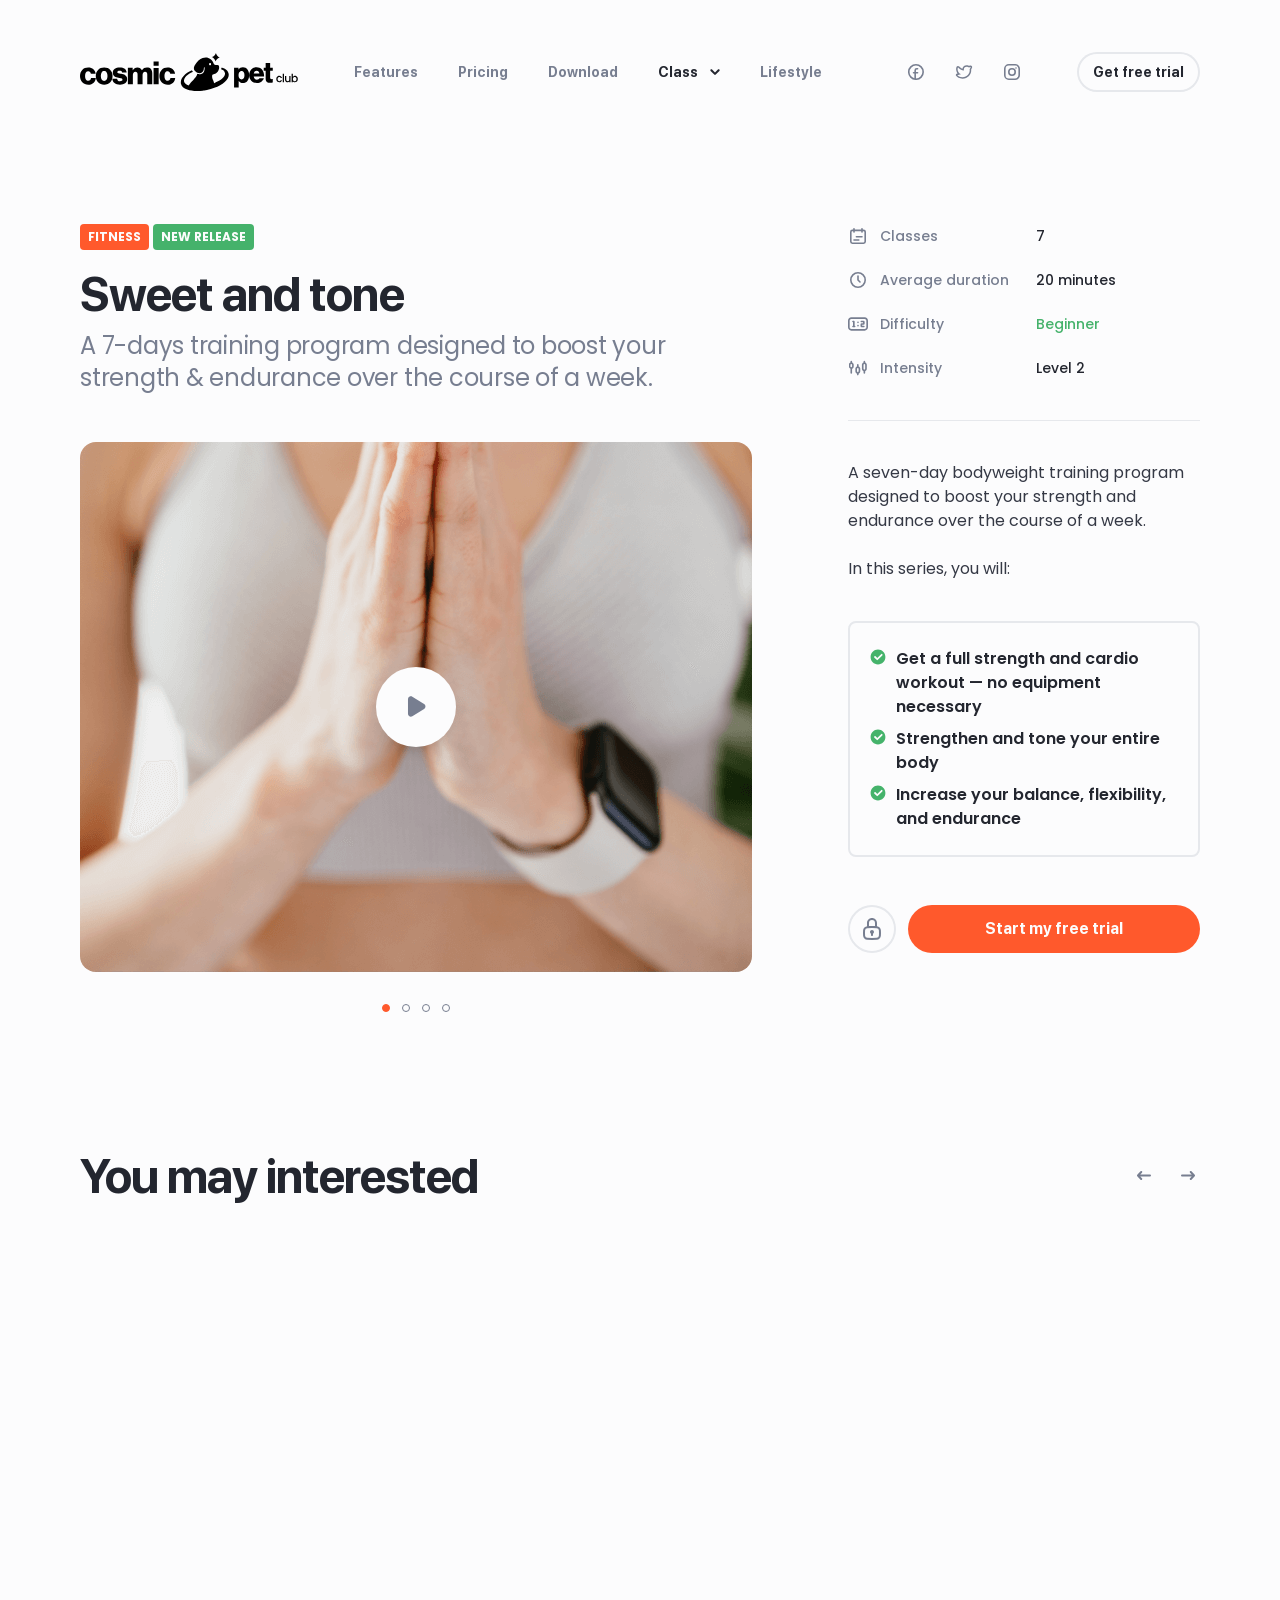
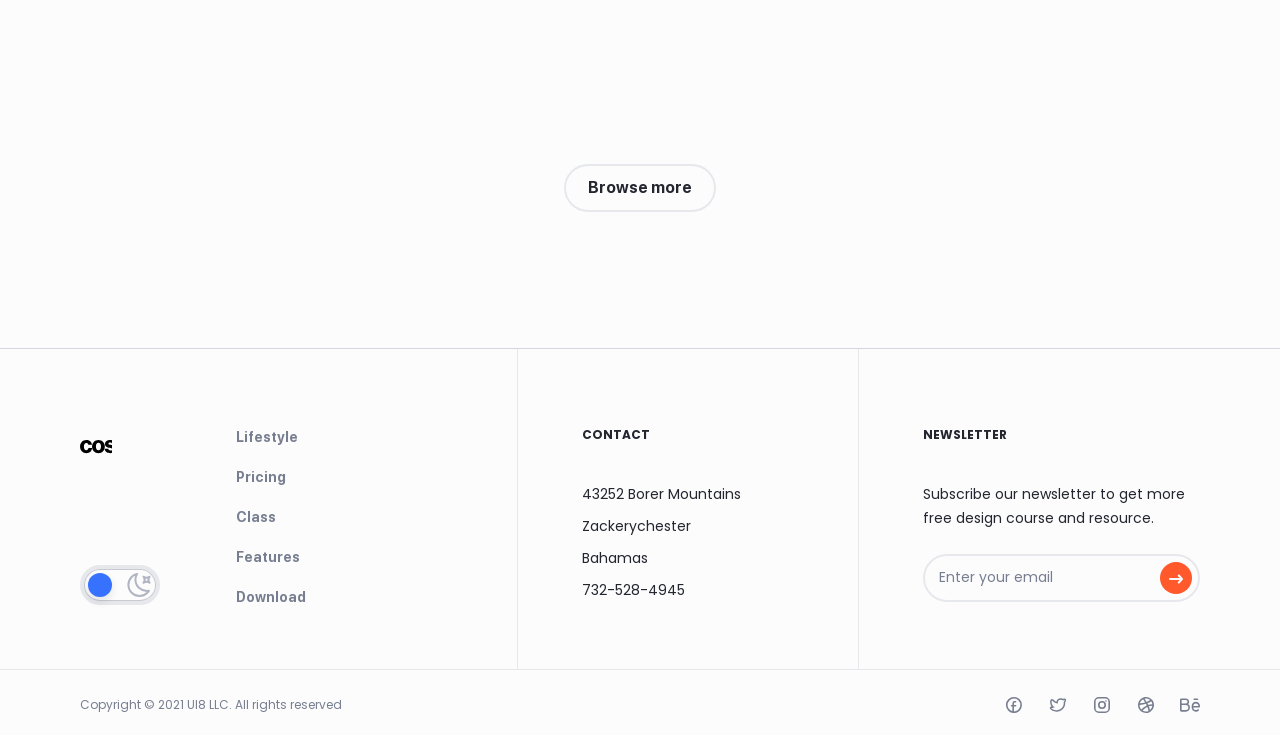
<file: class01-details.html>
<!DOCTYPE html>
<html lang="en">
  <head>
    <meta charset="utf-8">
    <title>Class01 Details</title>
    <meta http-equiv="X-UA-Compatible" content="IE=Edge">
    <meta name="viewport" content="width=device-width, initial-scale=1, maximum-scale=1.0, user-scalable=no">
    <meta name="format-detection" content="telephone=no">
    <link rel="apple-touch-icon" sizes="180x180" href="img/apple-touch-icon.png">
    <link rel="icon" type="image/png" sizes="32x32" href="img/favicon-32x32.png">
    <link rel="icon" type="image/png" sizes="16x16" href="img/favicon-16x16.png">
    <link rel="manifest" href="img/site.webmanifest">
    <link rel="mask-icon" href="img/safari-pinned-tab.svg" color="#5bbad5">
    <meta name="msapplication-TileColor" content="#da532c">
    <meta name="theme-color" content="#ffffff">
    <meta name="description" content="Premium Web UI Kit for Fitness Experience">
    <meta name="twitter:card" content="summary">
    <meta name="twitter:site" content="@ui8">
    <meta name="twitter:title" content="Fitness Pro: Website UI Kit">
    <meta name="twitter:description" content="Premium Web UI Kit for Fitness Experience">
    <meta name="twitter:creator" content="@ui8">
    <meta name="twitter:image" content="https://ui8-stacks-fitness-html.herokuapp.com/img/twitter-card.png">
    <meta property="og:title" content="Fitness Pro: Website UI Kit">
    <meta property="og:type" content="Article">
    <meta property="og:url" content="https://ui8.net/ui8/products/fitness-pro-website-ui-kit">
    <meta property="og:image" content="https://ui8-stacks-fitness-html.herokuapp.com/img/fb-og-image.png">
    <meta property="og:description" content="Premium Web UI Kit for Fitness Experience">
    <meta property="og:site_name" content="Fitness Pro: Website UI Kit">
    <meta property="fb:admins" content="132951670226590">
    <link rel="preconnect" href="https://fonts.gstatic.com">
    <link href="https://fonts.googleapis.com/css2?family=Poppins:wght@400;500;600;700&amp;display=swap" rel="stylesheet">
    <link rel="stylesheet" media="all" href="css/app.min.css">
    <script>
      var viewportmeta = document.querySelector('meta[name="viewport"]');
      if (viewportmeta) {
        if (screen.width < 375) {
          var newScale = screen.width / 375;
          viewportmeta.content = 'width=375, minimum-scale=' + newScale + ', maximum-scale=1.0, user-scalable=no, initial-scale=' + newScale + '';
        } else {
          viewportmeta.content = 'width=device-width, maximum-scale=1.0, initial-scale=1.0';
        }
      }
    </script>
  </head>
  <body>
    <script>
      console.log(localStorage.getItem('darkMode'));
      if (localStorage.getItem('darkMode') === "on") {
        document.body.classList.add("dark");
        document.addEventListener("DOMContentLoaded", function() {
          document.querySelector('.js-theme input').checked = true;
        });
      }
    </script>
    <!-- outer-->
    <div class="outer">
      <!-- header-->
      <header class="header js-header">
        <div class="header__center center"><a class="header__logo" href="index.html"><img class="some-icon" src="img/logo-dark.svg" alt="Fitness Pro"><img class="some-icon-dark" src="img/logo-light.svg" alt="Fitness Pro"></a>
          <div class="header__wrap js-header-wrap">
            <nav class="header__nav"><a class="header__link" href="features.html">Features</a><a class="header__link" href="pricing.html">Pricing</a><a class="header__link" href="download.html">Download</a>
              <div class="header__dropdown js-header-dropdown active">
                <div class="header__head js-header-head">Class
                  <svg class="icon icon-arrow-bottom">
                    <use xlink:href="#icon-arrow-bottom"></use>
                  </svg>
                </div>
                <div class="header__body js-header-body">
                  <div class="header__inner">
                    <div class="header__row">
                      <div class="header__col"><a class="header__direction" href="#">
                          <div class="header__info">Find a class to achieve your goals 🔥</div>
                          <div class="header__preview"><img srcSet="img/content/ball@2x.png 2x" src="img/content/ball.png" alt="Ball"></div></a>
                        <div class="header__menu"><a class="header__box active" href="class01.html">
                            <div class="header__icon"><img src="img/menu-video.svg" alt="Video"></div>
                            <div class="header__text">Program Videos</div></a><a class="header__box" href="class02.html">
                            <div class="header__icon"><img src="img/menu-class.svg" alt="Class"></div>
                            <div class="header__text">Premium Class</div></a></div>
                      </div>
                      <div class="header__col">
                        <div class="header__line">
                          <div class="header__cell"><a class="header__card" href="class01-details.html">
                              <div class="header__photo"><img srcSet="img/content/header-pic-1@2x.png 2x" src="img/content/header-pic-1.png" alt="Header content">
                                <div class="status-black header__category">featured class</div>
                              </div>
                              <div class="header__top">
                                <div class="header__user">
                                  <div class="header__avatar"><img src="img/content/avatar-1.png" alt="Avatar"></div>
                                  <div class="header__details">
                                    <div class="header__title">Sweet and Tone</div>
                                    <div class="header__trainer">Zack Beier</div>
                                  </div>
                                </div>
                                <div class="status-stroke-green header__level">beginner</div>
                              </div>
                              <div class="header__content">Sweet and Tone is a seven-day bodyweight training program designed to boost your strength and endurance over the course of a week.</div></a></div>
                          <div class="header__cell"><a class="header__item" href="class01-details.html">
                              <div class="header__photo"><img srcSet="img/content/header-pic-2@2x.png 2x" src="img/content/header-pic-2.png" alt="Header content"></div>
                              <div class="header__description">
                                <div class="status-green header__category">yoga</div>
                                <div class="header__user">
                                  <div class="header__avatar"><img src="img/content/avatar-2.png" alt="Avatar"></div>
                                  <div class="header__details">
                                    <div class="header__title">Sweet and Tone</div>
                                    <div class="header__trainer">Zack Beier</div>
                                  </div>
                                </div>
                              </div></a><a class="header__item" href="class01-details.html">
                              <div class="header__photo"><img srcSet="img/content/header-pic-3@2x.png 2x" src="img/content/header-pic-3.png" alt="Header content"></div>
                              <div class="header__description">
                                <div class="status-purple header__category">mindfulness</div>
                                <div class="header__user">
                                  <div class="header__avatar"><img src="img/content/avatar-3.png" alt="Avatar"></div>
                                  <div class="header__details">
                                    <div class="header__title">Sweet and Tone</div>
                                    <div class="header__trainer">Zack Beier</div>
                                  </div>
                                </div>
                              </div></a><a class="header__item" href="class01-details.html">
                              <div class="header__photo"><img srcSet="img/content/header-pic-4@2x.png 2x" src="img/content/header-pic-4.png" alt="Header content"></div>
                              <div class="header__description">
                                <div class="status-red header__category">fitness</div>
                                <div class="header__user">
                                  <div class="header__avatar"><img src="img/content/avatar-4.png" alt="Avatar"></div>
                                  <div class="header__details">
                                    <div class="header__title">Sweet and Tone</div>
                                    <div class="header__trainer">Zack Beier</div>
                                  </div>
                                </div>
                              </div></a></div>
                        </div>
                      </div>
                    </div>
                    <div class="header__foot">
                      <div class="header__stage">Pro Trainers</div>
                      <div class="header__list">
                        <div class="header__user">
                          <div class="header__avatar"><img src="img/content/avatar-1.png" alt="Avatar"></div>
                          <div class="header__details">
                            <div class="header__title">Boyd Reinger</div>
                            <div class="header__trainer">Personal trainer</div>
                          </div>
                        </div>
                        <div class="header__user">
                          <div class="header__avatar"><img src="img/content/avatar-2.png" alt="Avatar"></div>
                          <div class="header__details">
                            <div class="header__title">Randal Jacobson</div>
                            <div class="header__trainer">Personal trainer</div>
                          </div>
                        </div>
                        <div class="header__user">
                          <div class="header__avatar"><img src="img/content/avatar-3.png" alt="Avatar"></div>
                          <div class="header__details">
                            <div class="header__title">Dwight Schamberger</div>
                            <div class="header__trainer">Personal trainer</div>
                          </div>
                        </div>
                        <div class="header__user">
                          <div class="header__avatar"><img src="img/content/avatar-4.png" alt="Avatar"></div>
                          <div class="header__details">
                            <div class="header__title">Omari Gulgowski</div>
                            <div class="header__trainer">Personal trainer</div>
                          </div>
                        </div>
                      </div>
                    </div>
                  </div>
                </div>
              </div><a class="header__link" href="lifestyle.html">Lifestyle</a>
            </nav>
            <div class="header__group">
              <div class="header__contacts">
                <div class="header__element">
                  <div class="header__subtitle">Montanachester</div>
                  <div class="header__text">06787 Block Estates</div>
                </div>
                <div class="header__element">
                  <div class="header__subtitle">Lake Gene</div>
                  <div class="header__text">167 Emard River</div>
                </div>
                <div class="header__element">
                  <div class="header__subtitle">North Hassiefort</div>
                  <div class="header__text">032 Leonora Spurs</div>
                </div>
              </div>
              <div class="header__socials"><a class="header__social" href="https://www.facebook.com/ui8.net/" target="_blank">
                  <svg class="icon icon-facebook">
                    <use xlink:href="#icon-facebook"></use>
                  </svg></a><a class="header__social" href="https://twitter.com/ui8" target="_blank">
                  <svg class="icon icon-twitter">
                    <use xlink:href="#icon-twitter"></use>
                  </svg></a><a class="header__social" href="https://www.instagram.com/ui8net/" target="_blank">
                  <svg class="icon icon-instagram">
                    <use xlink:href="#icon-instagram"></use>
                  </svg></a></div>
              <button class="button-stroke button-small header__button">Get free trial</button>
            </div>
          </div>
          <button class="button-stroke button-small header__button">Get free trial</button>
          <button class="header__burger js-header-burger"></button>
        </div>
      </header>
      <!-- container-->
      <div class="outer__content">
        <div class="section description">
          <div class="description__center center">
            <div class="description__col">
              <div class="description__details">
                <div class="status-red description__status">fitness</div>
                <div class="status-green description__status">new release</div>
              </div>
              <h2 class="description__title h2">Sweet and tone</h2>
              <div class="description__info">A 7-days training program designed to boost your strength & endurance over the course of a week.</div>
              <div class="description__wrap">
                <div class="description__slider js-slider-description">
                  <div class="description__preview"><img srcSet="img/content/workout-pic@2x.png 2x" src="img/content/workout-pic.png" alt="Workout">
                    <button class="play">
                      <svg class="icon icon-play">
                        <use xlink:href="#icon-play"></use>
                      </svg>
                    </button>
                  </div>
                  <div class="description__preview"><img srcSet="img/content/workout-pic@2x.png 2x" src="img/content/workout-pic.png" alt="Workout"></div>
                  <div class="description__preview"><img srcSet="img/content/workout-pic@2x.png 2x" src="img/content/workout-pic.png" alt="Workout">
                    <button class="play">
                      <svg class="icon icon-play">
                        <use xlink:href="#icon-play"></use>
                      </svg>
                    </button>
                  </div>
                  <div class="description__preview"><img srcSet="img/content/workout-pic@2x.png 2x" src="img/content/workout-pic.png" alt="Workout"></div>
                </div>
              </div>
            </div>
            <div class="description__col">
              <div class="description__group">
                <div class="description__item">
                  <div class="description__icon">
                    <svg class="icon icon-calendar">
                      <use xlink:href="#icon-calendar"></use>
                    </svg>
                  </div>
                  <div class="description__parameter">Classes</div>
                  <div class="description__content">7</div>
                </div>
                <div class="description__item">
                  <div class="description__icon">
                    <svg class="icon icon-clock">
                      <use xlink:href="#icon-clock"></use>
                    </svg>
                  </div>
                  <div class="description__parameter">Average duration</div>
                  <div class="description__content">20 minutes</div>
                </div>
                <div class="description__item">
                  <div class="description__icon">
                    <svg class="icon icon-scoreboard">
                      <use xlink:href="#icon-scoreboard"></use>
                    </svg>
                  </div>
                  <div class="description__parameter">Difficulty</div>
                  <div class="description__content" style="color: #45B26B;">Beginner</div>
                </div>
                <div class="description__item">
                  <div class="description__icon">
                    <svg class="icon icon-candlesticks">
                      <use xlink:href="#icon-candlesticks"></use>
                    </svg>
                  </div>
                  <div class="description__parameter">Intensity</div>
                  <div class="description__content">Level 2</div>
                </div>
              </div>
              <div class="description__text">
                <p>A seven-day bodyweight training program designed to boost your strength and endurance over the course of a week.</p>
                <p>In this series, you will:</p>
              </div>
              <ul class="description__list">
                <li>Get a full strength and cardio workout — no equipment necessary</li>
                <li>Strengthen and tone your entire body</li>
                <li>Increase your balance, flexibility, and endurance</li>
              </ul>
              <div class="description__btns">
                <button class="button-circle-stroke description__button">
                  <svg class="icon icon-lock">
                    <use xlink:href="#icon-lock"></use>
                  </svg>
                </button>
                <button class="button description__button">Start my free trial</button>
              </div>
            </div>
          </div>
        </div>
        <div class="section-pb interesting">
          <div class="interesting__center center">
            <div class="interesting__wrapper">
              <h2 class="interesting__title h2">You may interested</h2>
              <div class="interesting__wrap">
                <div class="interesting__slider js-slider-interesting">
                  <div class="interesting__slide"><a class="card" href="class01-details.html" data-aos="animation-opacity">
                      <div class="card__preview"><img srcSet="img/content/card-pic-1@2x.png 2x" src="img/content/card-pic-1.png" alt="yoga"/>
                        <div class="status-green card__category">yoga</div>
                      </div>
                      <div class="card__head">
                        <div class="card__user">
                          <div class="card__avatar"><img src="img/content/avatar-1.png" alt="Avatar"/></div>
                          <div class="card__details">
                            <div class="card__title">7-days barre body</div>
                            <div class="card__trainer">First name Last name</div>
                          </div>
                        </div>
                        <div class="status-stroke-green card__level">beginner</div>
                      </div>
                      <div class="card__parameters">
                        <div class="card__parameter">
                          <svg class="icon icon-button-play">
                            <use xlink:href="#icon-button-play"></use>
                          </svg>7
                        </div>
                        <div class="card__parameter">
                          <svg class="icon icon-user">
                            <use xlink:href="#icon-user"></use>
                          </svg>160
                        </div>
                      </div></a>
                  </div>
                  <div class="interesting__slide"><a class="card" href="class01-details.html" data-aos="animation-opacity">
                      <div class="card__preview"><img srcSet="img/content/card-pic-2@2x.png 2x" src="img/content/card-pic-2.png" alt="fitness"/>
                        <div class="status-red card__category">fitness</div>
                        <div class="play-small">
                          <svg class="icon icon-play">
                            <use xlink:href="#icon-play"></use>
                          </svg>
                        </div>
                      </div>
                      <div class="card__head">
                        <div class="card__user">
                          <div class="card__avatar"><img src="img/content/avatar-2.png" alt="Avatar"/></div>
                          <div class="card__details">
                            <div class="card__title">Sweet and tone</div>
                            <div class="card__trainer">First name Last name</div>
                          </div>
                        </div>
                        <div class="status-stroke-red card__level">Advanced</div>
                      </div>
                      <div class="card__parameters">
                        <div class="card__parameter">
                          <svg class="icon icon-button-play">
                            <use xlink:href="#icon-button-play"></use>
                          </svg>7
                        </div>
                        <div class="card__parameter">
                          <svg class="icon icon-user">
                            <use xlink:href="#icon-user"></use>
                          </svg>160
                        </div>
                      </div></a>
                  </div>
                  <div class="interesting__slide"><a class="card" href="class01-details.html" data-aos="animation-opacity">
                      <div class="card__preview"><img srcSet="img/content/card-pic-3@2x.png 2x" src="img/content/card-pic-3.png" alt="fitness"/>
                        <div class="status-red card__category">fitness</div>
                      </div>
                      <div class="card__head">
                        <div class="card__user">
                          <div class="card__avatar"><img src="img/content/avatar-3.png" alt="Avatar"/></div>
                          <div class="card__details">
                            <div class="card__title">Baseline Bootcamp</div>
                            <div class="card__trainer">First name Last name</div>
                          </div>
                        </div>
                        <div class="status-stroke-purple card__level">Intermediate</div>
                      </div>
                      <div class="card__parameters">
                        <div class="card__parameter">
                          <svg class="icon icon-button-play">
                            <use xlink:href="#icon-button-play"></use>
                          </svg>7
                        </div>
                        <div class="card__parameter">
                          <svg class="icon icon-user">
                            <use xlink:href="#icon-user"></use>
                          </svg>160
                        </div>
                      </div></a>
                  </div>
                  <div class="interesting__slide"><a class="card" href="class01-details.html" data-aos="animation-opacity">
                      <div class="card__preview"><img srcSet="img/content/card-pic-4@2x.png 2x" src="img/content/card-pic-4.png" alt="yoga"/>
                        <div class="status-green card__category">yoga</div>
                      </div>
                      <div class="card__head">
                        <div class="card__user">
                          <div class="card__avatar"><img src="img/content/avatar-4.png" alt="Avatar"/></div>
                          <div class="card__details">
                            <div class="card__title">Beach run 7</div>
                            <div class="card__trainer">First name Last name</div>
                          </div>
                        </div>
                        <div class="status-stroke-green card__level">beginner</div>
                      </div>
                      <div class="card__parameters">
                        <div class="card__parameter">
                          <svg class="icon icon-button-play">
                            <use xlink:href="#icon-button-play"></use>
                          </svg>7
                        </div>
                        <div class="card__parameter">
                          <svg class="icon icon-user">
                            <use xlink:href="#icon-user"></use>
                          </svg>160
                        </div>
                      </div></a>
                  </div>
                  <div class="interesting__slide"><a class="card" href="class01-details.html" data-aos="animation-opacity">
                      <div class="card__preview"><img srcSet="img/content/card-pic-5@2x.png 2x" src="img/content/card-pic-5.png" alt="fitness"/>
                        <div class="status-red card__category">fitness</div>
                      </div>
                      <div class="card__head">
                        <div class="card__user">
                          <div class="card__avatar"><img src="img/content/avatar-5.png" alt="Avatar"/></div>
                          <div class="card__details">
                            <div class="card__title">Train 360</div>
                            <div class="card__trainer">First name Last name</div>
                          </div>
                        </div>
                        <div class="status-stroke-purple card__level">Intermediate</div>
                      </div>
                      <div class="card__parameters">
                        <div class="card__parameter">
                          <svg class="icon icon-button-play">
                            <use xlink:href="#icon-button-play"></use>
                          </svg>7
                        </div>
                        <div class="card__parameter">
                          <svg class="icon icon-user">
                            <use xlink:href="#icon-user"></use>
                          </svg>160
                        </div>
                      </div></a>
                  </div>
                  <div class="interesting__slide"><a class="card" href="class01-details.html" data-aos="animation-opacity">
                      <div class="card__preview"><img srcSet="img/content/card-pic-6@2x.png 2x" src="img/content/card-pic-6.png" alt="yoga"/>
                        <div class="status-green card__category">yoga</div>
                      </div>
                      <div class="card__head">
                        <div class="card__user">
                          <div class="card__avatar"><img src="img/content/avatar-6.png" alt="Avatar"/></div>
                          <div class="card__details">
                            <div class="card__title">Power Yoga Sculpt</div>
                            <div class="card__trainer">First name Last name</div>
                          </div>
                        </div>
                        <div class="status-stroke-red card__level">Advanced</div>
                      </div>
                      <div class="card__parameters">
                        <div class="card__parameter">
                          <svg class="icon icon-button-play">
                            <use xlink:href="#icon-button-play"></use>
                          </svg>7
                        </div>
                        <div class="card__parameter">
                          <svg class="icon icon-user">
                            <use xlink:href="#icon-user"></use>
                          </svg>160
                        </div>
                      </div></a>
                  </div>
                </div>
              </div>
            </div>
            <div class="interesting__btns">
              <button class="button-stroke interesting__button">Browse more</button>
            </div>
          </div>
        </div>
      </div>
      <!-- footer-->
      <footer class="footer">
        <div class="footer__body">
          <div class="footer__center center">
            <div class="footer__col">
              <div class="footer__box"><a class="footer__logo" href="index.html"><img class="some-icon" src="img/logo-dark.svg" alt="Fitness Pro"><img class="some-icon-dark" src="img/logo-light.svg" alt="Fitness Pro"></a>
                <label class="theme js-theme">
                  <input class="theme__input" type="checkbox"/><span class="theme__inner"><span class="theme__box"></span><span class="theme__icon">
                      <svg class="icon icon-moon">
                        <use xlink:href="#icon-moon"></use>
                      </svg>
                      <svg class="icon icon-sun">
                        <use xlink:href="#icon-sun"></use>
                      </svg></span></span>
                </label>
              </div>
              <div class="footer__item">
                <div class="footer__category">footer nav
                  <svg class="icon icon-arrow-bottom">
                    <use xlink:href="#icon-arrow-bottom"></use>
                  </svg>
                </div>
                <div class="footer__menu"><a class="footer__link" href="lifestyle.html">Lifestyle</a><a class="footer__link" href="pricing.html">Pricing</a><a class="footer__link" href="class01.html">Class</a><a class="footer__link" href="features.html">Features</a><a class="footer__link" href="download.html">Download</a></div>
              </div>
            </div>
            <div class="footer__col">
              <div class="footer__category">contact</div>
              <div class="footer__info">
                <p>43252 Borer Mountains</p>
                <p>Zackerychester</p>
                <p>Bahamas</p>
                <p>732-528-4945</p>
              </div>
            </div>
            <div class="footer__col">
              <div class="footer__category">newsletter</div>
              <div class="footer__info">Subscribe our newsletter to get more free design course and resource.</div>
              <form class="subscription">
                <input class="subscription__input" type="email" placeholder="Enter your email" required="required"/>
                <button class="subscription__btn">
                  <svg class="icon icon-arrow-right">
                    <use xlink:href="#icon-arrow-right"></use>
                  </svg>
                </button>
              </form>
            </div>
          </div>
        </div>
        <div class="footer__bottom">
          <div class="footer__center center">
            <div class="footer__copyright">Copyright © 2021 UI8 LLC. All rights reserved</div>
            <div class="footer__socials"><a class="footer__social" href="https://www.facebook.com/ui8.net/" target="_blank">
                <svg class="icon icon-facebook">
                  <use xlink:href="#icon-facebook"></use>
                </svg></a><a class="footer__social" href="https://twitter.com/ui8" target="_blank">
                <svg class="icon icon-twitter">
                  <use xlink:href="#icon-twitter"></use>
                </svg></a><a class="footer__social" href="https://www.instagram.com/ui8net/" target="_blank">
                <svg class="icon icon-instagram">
                  <use xlink:href="#icon-instagram"></use>
                </svg></a><a class="footer__social" href="https://dribbble.com/ui8" target="_blank">
                <svg class="icon icon-dribbble">
                  <use xlink:href="#icon-dribbble"></use>
                </svg></a><a class="footer__social" href="https://www.behance.net/ui8" target="_blank">
                <svg class="icon icon-behance">
                  <use xlink:href="#icon-behance"></use>
                </svg></a></div>
          </div>
        </div>
      </footer>
    </div>
    <!-- scripts-->
    <script src="js/lib/jquery.min.js"></script>
    <script src="js/lib/slick.min.js"></script>
    <script src="js/lib/jquery.nice-select.min.js"></script>
    <script src="js/lib/jquery.magnific-popup.min.js"></script>
    <script src="js/lib/aos.js"></script>
    <script src="js/app.js"></script>
    <!-- svg sprite-->
    <div style="display: none"><svg width="0" height="0">
<symbol xmlns="http://www.w3.org/2000/svg" viewBox="0 0 16 16" id="icon-arrow-right">
<path d="M10.39 3.153c.464-.428 1.187-.399 1.615.065l3.692 4c.404.438.404 1.113 0 1.55l-3.692 4c-.428.464-1.151.493-1.615.065s-.493-1.151-.065-1.615l1.922-2.082H1.143C.512 9.136 0 8.624 0 7.993S.512 6.85 1.143 6.85h11.104l-1.922-2.082c-.428-.464-.399-1.187.065-1.615z"></path>
</symbol>
<symbol xmlns="http://www.w3.org/2000/svg" viewBox="0 0 16 16" id="icon-arrow-bottom">
<path d="M15.039 3.961c-.653-.653-1.713-.653-2.366 0L8 8.634 3.327 3.961c-.653-.653-1.713-.653-2.366 0s-.653 1.713 0 2.366l5.856 5.856c.653.653 1.713.653 2.366 0l5.856-5.856c.653-.653.653-1.713 0-2.366z"></path>
</symbol>
<symbol xmlns="http://www.w3.org/2000/svg" viewBox="0 0 16 16" id="icon-arrow-right-empty">
<path d="M5.551 15.665l-.1.089c-.449.355-1.102.326-1.517-.089-.446-.446-.446-1.17 0-1.616h0l6.048-6.05-6.048-6.048-.089-.1C3.491 1.403 3.52.749 3.935.335c.446-.446 1.17-.446 1.616 0h0l6.857 6.857.089.1c.355.449.326 1.102-.089 1.517h0l-6.857 6.857z"></path>
</symbol>
<symbol xmlns="http://www.w3.org/2000/svg" viewBox="0 0 16 16" id="icon-arrow-down">
<path d="M12.833 10.39c.428.464.399 1.187-.065 1.615l-4 3.692c-.438.404-1.113.404-1.55 0l-4-3.692c-.464-.428-.493-1.151-.065-1.615s1.151-.493 1.615-.065l2.082 1.922V1.143C6.85.512 7.362 0 7.993 0s1.143.512 1.143 1.143v11.104l2.082-1.922c.464-.428 1.187-.399 1.615.065z"></path>
</symbol>
<symbol xmlns="http://www.w3.org/2000/svg" viewBox="0 0 16 16" id="icon-arrow-prev">
<path d="M5.61 13.697c-.464.428-1.187.399-1.615-.065l-3.692-4c-.404-.438-.404-1.113 0-1.55l3.692-4c.428-.464 1.151-.493 1.615-.065s.493 1.151.065 1.615L3.753 7.714h11.104c.631 0 1.143.512 1.143 1.143S15.488 10 14.857 10H3.753l1.922 2.082c.428.464.399 1.187-.065 1.615z"></path>
</symbol>
<symbol xmlns="http://www.w3.org/2000/svg" viewBox="0 0 16 16" id="icon-arrow-next">
<path d="M10.39 3.303c.464-.428 1.187-.399 1.615.065l3.692 4c.404.438.404 1.113 0 1.55l-3.692 4c-.428.464-1.151.493-1.615.065s-.493-1.151-.065-1.615l1.922-2.082H1.143C.512 9.286 0 8.774 0 8.143S.512 7 1.143 7h11.104l-1.922-2.082c-.428-.464-.399-1.187.065-1.615z"></path>
</symbol>
<symbol xmlns="http://www.w3.org/2000/svg" viewBox="0 0 16 16" id="icon-instagram">
<path d="M11.2 0A4.8 4.8 0 0 1 16 4.8h0v6.4a4.8 4.8 0 0 1-4.8 4.8h0-6.4A4.8 4.8 0 0 1 0 11.2h0V4.8A4.8 4.8 0 0 1 4.8 0h0zm0 1.6H4.8a3.2 3.2 0 0 0-3.2 3.2v6.4a3.2 3.2 0 0 0 3.2 3.2h6.4a3.2 3.2 0 0 0 3.2-3.2V4.8a3.2 3.2 0 0 0-3.2-3.2zM8 4a4 4 0 1 1 0 8 4 4 0 1 1 0-8zm0 1.6a2.4 2.4 0 0 0 0 4.8 2.4 2.4 0 0 0 0-4.8zm4-2.4a.8.8 0 1 1 0 1.6.8.8 0 1 1 0-1.6z"></path>
</symbol>
<symbol xmlns="http://www.w3.org/2000/svg" viewBox="0 0 16 16" id="icon-facebook">
<path d="M7.967.017a8 8 0 1 1 0 16 8 8 0 1 1 0-16zm0 1.6a6.4 6.4 0 0 0-6.4 6.4c0 2.982 2.039 5.487 4.799 6.198l.001-4.598h-.8a.8.8 0 1 1 0-1.6h.8v-1.6a2.4 2.4 0 0 1 2.4-2.4h.8a.8.8 0 1 1 0 1.6h0-.8a.8.8 0 0 0-.8.8h0v1.6h1.6a.8.8 0 1 1 0 1.6h0-1.6v4.8a6.4 6.4 0 0 0 0-12.8z"></path>
</symbol>
<symbol xmlns="http://www.w3.org/2000/svg" viewBox="0 0 16 16" id="icon-twitter">
<path d="M2.121 9.233C1.018 9.236.306 10.492.986 11.444c.973 1.363 2.737 2.456 5.681 2.456 4.563 0 8.226-3.719 7.714-8.113l.751-1.503c.521-1.042-.384-2.227-1.527-1.999l-.993.198c-.263-.139-.535-.244-.768-.32-.454-.148-1.003-.265-1.511-.265-.913 0-1.701.234-2.327.704-.619.464-.968 1.075-1.159 1.635-.088.258-.147.518-.185.766-.354-.111-.715-.261-1.069-.445-.802-.415-1.451-.942-1.817-1.404-.614-.775-1.915-.717-2.371.29-.643 1.42-.467 3.102.111 4.462a6.57 6.57 0 0 0 .754 1.324l-.151.001zm4.546 3.333c-2.576 0-3.907-.933-4.596-1.898-.031-.043 0-.102.054-.103.701-.002 2.139-.035 3.087-.59.049-.029.038-.101-.016-.119-2.211-.743-3.467-3.891-2.575-5.86.02-.045.081-.051.112-.012C3.752 5.271 5.98 6.531 7.919 6.566c.042.001.074-.037.067-.079-.078-.507-.376-3.254 2.347-3.254.65 0 1.618.317 1.974.642a.07.07 0 0 0 .061.017l1.498-.3c.054-.011.098.046.073.095l-.929 1.858c-.006.013-.008.028-.006.042.651 3.658-2.345 6.978-6.337 6.978z"></path>
</symbol>
<symbol xmlns="http://www.w3.org/2000/svg" viewBox="0 0 16 16" id="icon-dribbble">
<path d="M8 0a7.97 7.97 0 0 1 5.441 2.135h0l.012.011.191.184-.203-.195.251.244.391.425.058.069.122.15.07.09a7.96 7.96 0 0 1 1.606 3.903l.021.186.002.015.01.111-.012-.127.024.299L16 8l-.004.249L16 8l-.025.632-.013.149-.002.02c-.248 2.499-1.647 4.659-3.658 5.945l-.017.011-.028.018-.236.143.264-.161-.307.186-.531.279-.114.053-.211.093-.034.014C10.138 15.78 9.095 16 8 16c-1.715 0-3.304-.54-4.606-1.458h0l-.033-.024-.468-.36-.025-.021-.186-.161-.062-.056-.414-.405-.024-.025C.829 12.057 0 10.125 0 8l.005-.297L0 7.993l.011-.415.013-.199.007-.09.02-.203.019-.156.027-.186.016-.1.04-.216.008-.037C.643 4.036 2.157 2.059 4.21.953l-.266.15.301-.169.27-.137.088-.042.154-.07.124-.054.536-.205.031-.011C6.25.146 7.108 0 8 0zm1.356 9.906c-1.362.66-2.858 1.732-4.775 3.502A6.35 6.35 0 0 0 8 14.4a6.38 6.38 0 0 0 2.504-.508 24.45 24.45 0 0 0-1.148-3.985zm4.991-1.08l-.04.001c-1.289.046-2.38.169-3.462.495a25.99 25.99 0 0 1 1.113 3.706 6.39 6.39 0 0 0 2.389-4.202zM7.942 6.86c-1.85.583-3.914.939-6.34 1.076A.85.85 0 0 0 1.6 8c0 1.695.659 3.237 1.735 4.382 2.086-1.945 3.78-3.18 5.397-3.951L7.942 6.86zm5.266-2.581l-.147.101c-1.136.761-2.314 1.406-3.597 1.931l.759 1.53c1.34-.425 2.665-.568 4.129-.616a6.34 6.34 0 0 0-1.144-2.946zM4.958 2.37l-.126.068c-1.459.833-2.558 2.223-3.009 3.88 2.028-.132 3.752-.426 5.288-.878-.639-1.026-1.357-2.042-2.153-3.07zM8 1.6a6.42 6.42 0 0 0-1.485.173l2.147 3.135c1.224-.484 2.349-1.087 3.444-1.816C10.995 2.16 9.563 1.6 8 1.6z"></path>
</symbol>
<symbol xmlns="http://www.w3.org/2000/svg" viewBox="0 0 16 16" id="icon-behance">
<path d="M12.667 5.367C14.508 5.367 16 6.86 16 8.701v.667c0 .368-.298.667-.667.667h-4.667a2 2 0 0 0 2 2 1.99 1.99 0 0 0 1.233-.425c.177-.139.387-.242.612-.242.571 0 .937.59.537.998-.605.618-1.449 1.002-2.382 1.002-1.841 0-3.333-1.492-3.333-3.333V8.701c0-1.841 1.492-3.333 3.333-3.333zm-8-2.667c1.473 0 2.667 1.194 2.667 2.667a2.66 2.66 0 0 1-.8 1.905A3.33 3.33 0 0 1 8 10.033c0 1.841-1.492 3.333-3.333 3.333h0-3.524C.512 13.367 0 12.855 0 12.224h0V3.767C0 3.178.478 2.7 1.067 2.7h0zm0 5.333H1.333v4h3.333a2 2 0 0 0 0-4zm8-1.333a2 2 0 0 0-2 2h4a2 2 0 0 0-2-2zm-8-2.667H1.333V6.7h3.333C5.403 6.7 6 6.103 6 5.367s-.597-1.333-1.333-1.333zM14 2.7c.368 0 .667.298.667.667s-.298.667-.667.667h0-2.667c-.368 0-.667-.298-.667-.667s.298-.667.667-.667h0z"></path>
</symbol>
<symbol xmlns="http://www.w3.org/2000/svg" viewBox="0 0 16 16" id="icon-linkedin">
<path d="M12.8.001a3.2 3.2 0 0 1 3.2 3.2h0v9.6a3.2 3.2 0 0 1-3.2 3.2h0-9.6a3.2 3.2 0 0 1-3.2-3.2h0v-9.6a3.2 3.2 0 0 1 3.2-3.2h0zm0 1.6H3.2a1.6 1.6 0 0 0-1.6 1.6v9.6a1.6 1.6 0 0 0 1.6 1.6h9.6a1.6 1.6 0 0 0 1.6-1.6v-9.6a1.6 1.6 0 0 0-1.6-1.6zM4 6.401a.8.8 0 0 1 .8.8h0v4.8a.8.8 0 0 1-1.6 0h0v-4.8a.8.8 0 0 1 .8-.8zm5.6 0a3.2 3.2 0 0 1 3.2 3.2v2.4a.8.8 0 1 1-1.6 0v-2.4a1.6 1.6 0 0 0-3.2 0v2.4a.8.8 0 0 1-1.6 0v-4.8a.8.8 0 0 1 1.529-.33c.486-.298 1.059-.47 1.671-.47zM4 3.201a.8.8 0 0 1 0 1.6.8.8 0 0 1 0-1.6z"></path>
</symbol>
<symbol xmlns="http://www.w3.org/2000/svg" viewBox="0 0 16 16" id="icon-play">
<path d="M1.509 2.463c0-1.71 1.876-2.755 3.33-1.855l8.945 5.538c1.378.853 1.378 2.857 0 3.711l-8.945 5.538c-1.454.899-3.33-.147-3.33-1.856V2.463z"></path>
</symbol>
<symbol xmlns="http://www.w3.org/2000/svg" viewBox="0 0 16 16" id="icon-info">
<path d="M8 0a1.6 1.6 0 1 0 0 3.2A1.6 1.6 0 1 0 8 0zm0 6.4A1.6 1.6 0 0 0 6.4 8v6.4a1.6 1.6 0 1 0 3.2 0V8A1.6 1.6 0 0 0 8 6.4z"></path>
</symbol>
<symbol xmlns="http://www.w3.org/2000/svg" viewBox="0 0 16 16" id="icon-check">
<path d="M14.049 2.635c.446-.446 1.17-.446 1.616 0 .412.412.444 1.06.095 1.509l-.095.108-9.143 9.143c-.412.412-1.06.444-1.509.095l-.108-.095L.335 8.822c-.446-.446-.446-1.17 0-1.616.412-.412 1.06-.444 1.509-.095l.108.095 3.763 3.762 8.335-8.334z"></path>
</symbol>
<symbol xmlns="http://www.w3.org/2000/svg" viewBox="0 0 16 16" id="icon-download">
<path d="M10.943 5.887l1.395.107c1.08.114 1.941.88 2.07 2.011.074.645.133 1.575.133 2.905l-.133 2.905c-.129 1.13-.988 1.897-2.069 2.011-.859.091-2.227.175-4.344.175s-3.485-.085-4.344-.175c-1.08-.114-1.939-.88-2.069-2.011-.074-.645-.133-1.575-.133-2.905l.133-2.905c.129-1.131.99-1.897 2.07-2.011l1.395-.107c.401-.021.744.286.765.688s-.286.744-.688.765l-1.32.101c-.455.048-.731.327-.777.729-.066.577-.123 1.451-.123 2.74l.123 2.74c.046.403.322.681.776.729.796.084 2.111.167 4.191.167l4.191-.167c.454-.048.73-.327.776-.729.066-.577.123-1.451.123-2.74l-.123-2.74c-.046-.402-.322-.682-.777-.729l-1.32-.101c-.401-.021-.709-.364-.688-.765s.364-.709.765-.688zM8.51.213l2.545 2.545a.73.73 0 0 1 0 1.029c-.284.284-.745.284-1.029 0L8.723 2.483v6.972c0 .402-.326.727-.727.727s-.727-.326-.727-.727V2.483L5.964 3.787c-.284.284-.745.284-1.029 0s-.284-.745 0-1.029L7.481.213c.284-.284.745-.284 1.029 0z"></path>
</symbol>
<symbol xmlns="http://www.w3.org/2000/svg" viewBox="0 0 16 16" id="icon-calendar">
<path d="M11.999 0a.8.8 0 0 1 .8.8h0l-.001.799.802.001a2.4 2.4 0 0 1 2.394 2.236L16 4v9.6a2.4 2.4 0 0 1-2.4 2.4h0H2.4A2.4 2.4 0 0 1 0 13.6h0V4a2.4 2.4 0 0 1 2.4-2.4h0l.798-.001L3.199.8a.8.8 0 0 1 .7-.794l.1-.006a.8.8 0 0 1 .8.8h0l-.001.799h6.4L11.199.8a.8.8 0 0 1 .7-.794zM13.6 3.2l-.802-.001.001.801a.8.8 0 0 1-.7.794l-.1.006a.8.8 0 0 1-.8-.8h0l-.001-.801h-6.4L4.799 4a.8.8 0 0 1-.7.794l-.1.006a.8.8 0 0 1-.8-.8h0l-.001-.801L2.4 3.2a.8.8 0 0 0-.8.8v9.6a.8.8 0 0 0 .8.8h11.2a.8.8 0 0 0 .8-.8V4a.8.8 0 0 0-.8-.8zm-4.801 8a.8.8 0 1 1 0 1.6h0-4.8a.8.8 0 1 1 0-1.6h0zm3.2-3.2a.8.8 0 1 1 0 1.6h0-5.6a.8.8 0 1 1 0-1.6h0z"></path>
</symbol>
<symbol xmlns="http://www.w3.org/2000/svg" viewBox="0 0 16 16" id="icon-scoreboard">
<path d="M13.333 2.65C14.806 2.65 16 3.844 16 5.317h0v5.333c0 1.473-1.194 2.667-2.667 2.667h0H2.667C1.194 13.317 0 12.123 0 10.65h0V5.317C0 3.844 1.194 2.65 2.667 2.65h0zm0 1.333H2.667c-.736 0-1.333.597-1.333 1.333v5.333c0 .736.597 1.333 1.333 1.333h10.667c.736 0 1.333-.597 1.333-1.333V5.317c0-.736-.597-1.333-1.333-1.333zm-1 1.333a1 1 0 0 1 1 1V7.65a1 1 0 0 1-1 1h-1v.667h1.333c.368 0 .667.298.667.667s-.298.667-.667.667H11a1 1 0 0 1-1-1V8.317a1 1 0 0 1 1-1h1V6.65h-1.333c-.368 0-.667-.298-.667-.667s.298-.667.667-.667h1.667zm-7.666 0c.368 0 .667.298.667.667v3.333c.368 0 .667.298.667.667s-.298.667-.667.667H4.001c-.368 0-.667-.298-.667-.667s.298-.667.667-.667V6.65c-.368 0-.667-.298-.667-.667s.298-.667.667-.667h.667zM8.001 8.65c.368 0 .667.298.667.667s-.298.667-.667.667-.667-.298-.667-.667.298-.667.667-.667zm0-2.667c.368 0 .667.298.667.667s-.298.667-.667.667-.667-.298-.667-.667.298-.667.667-.667z"></path>
</symbol>
<symbol xmlns="http://www.w3.org/2000/svg" viewBox="0 0 16 16" id="icon-clock">
<path d="M8 0a8 8 0 1 1 0 16A8 8 0 1 1 8 0zm0 1.6a6.4 6.4 0 0 0 0 12.8A6.4 6.4 0 1 0 8 1.6zm0 1.6a.8.8 0 0 1 .8.8v3.669l1.766 1.766a.8.8 0 0 1-1.131 1.131l-2-2A.8.8 0 0 1 7.2 8V4a.8.8 0 0 1 .8-.8z"></path>
</symbol>
<symbol xmlns="http://www.w3.org/2000/svg" viewBox="0 0 16 16" id="icon-candlesticks">
<path d="M7.833 4.409c.402 0 .727.326.727.727h0l.001 1.579c.846.3 1.453 1.108 1.453 2.057h0v2.182c0 .949-.606 1.757-1.453 2.057l-.001.852c0 .402-.326.727-.727.727s-.727-.326-.727-.727h0l-.001-.851c-.847-.299-1.455-1.107-1.455-2.057h0V8.772c0-.95.607-1.758 1.455-2.057l.001-1.578c0-.402.326-.727.727-.727zM2.015 1.5c.402 0 .727.326.727.727h0v.852c.847.3 1.454 1.108 1.454 2.057h0V6.59c0 .95-.607 1.757-1.454 2.057v3.76c0 .402-.326.727-.727.727s-.727-.326-.727-.727h0v-3.76C.44 8.349-.168 7.54-.168 6.59h0V5.136c0-.95.608-1.759 1.455-2.058v-.851c0-.402.326-.727.727-.727zm11.634 0c.402 0 .727.326.727.727h0v.851c.848.299 1.456 1.107 1.456 2.058h0v3.636c0 .951-.608 1.759-1.456 2.058v1.578c0 .402-.326.727-.727.727s-.727-.326-.727-.727h0l.001-1.579c-.846-.3-1.453-1.108-1.453-2.057h0V5.136c0-.949.606-1.757 1.453-2.057l-.001-.852c0-.402.326-.727.727-.727zM7.832 8.045c-.402 0-.727.326-.727.727v2.182c0 .402.326.727.727.727s.727-.326.727-.727V8.772c0-.402-.326-.727-.727-.727zm5.819-3.636c-.402 0-.727.326-.727.727v3.636c0 .402.326.727.727.727s.727-.326.727-.727V5.136c0-.402-.326-.727-.727-.727zm-11.637 0c-.402 0-.727.326-.727.727V6.59c0 .402.326.727.727.727s.727-.326.727-.727V5.136c0-.402-.326-.727-.727-.727z"></path>
</symbol>
<symbol xmlns="http://www.w3.org/2000/svg" viewBox="0 0 16 16" id="icon-lock">
<path d="M7.995 0c2.008 0 3.636 1.628 3.636 3.636v2.306c1.532.176 2.716 1.396 2.828 2.951l.081 2.015-.081 2.015c-.117 1.612-1.384 2.863-2.997 2.966L7.995 16a54.94 54.94 0 0 1-3.468-.11c-1.613-.103-2.88-1.354-2.997-2.966l-.081-2.015.081-2.015c.117-1.612 1.384-2.863 2.997-2.966l-.168.014V3.636C4.359 1.628 5.987 0 7.995 0zm0 7.273l-3.376.107a1.73 1.73 0 0 0-1.638 1.619l-.077 1.911.077 1.911a1.73 1.73 0 0 0 1.638 1.619l3.376.107 3.376-.107a1.73 1.73 0 0 0 1.638-1.619l.077-1.911-.077-1.911a1.73 1.73 0 0 0-1.638-1.619l-3.376-.107zm0 1.455c.803 0 1.455.651 1.455 1.455 0 .538-.293 1.008-.727 1.26h0v.922c0 .402-.326.727-.727.727s-.727-.326-.727-.727h0v-.922c-.435-.251-.727-.722-.727-1.26 0-.803.651-1.455 1.455-1.455zm0-7.273a2.18 2.18 0 0 0-2.182 2.182l-.002 2.225 2.184-.043 2.184.043-.002-2.225a2.18 2.18 0 0 0-2.182-2.182z"></path>
</symbol>
<symbol xmlns="http://www.w3.org/2000/svg" viewBox="0 0 16 16" id="icon-user">
<path d="M7.995 0c2.41 0 4.364 1.954 4.364 4.364 0 1.347-.61 2.551-1.569 3.351l-.145.116c2.295 1.017 3.896 3.315 3.896 5.987v1.454c0 .402-.326.727-.727.727s-.727-.326-.727-.727v-1.454a5.09 5.09 0 1 0-10.182 0v1.454c0 .402-.326.727-.727.727s-.727-.326-.727-.727v-1.454c0-2.672 1.601-4.971 3.897-5.987-1.043-.797-1.715-2.054-1.715-3.467C3.632 1.954 5.585 0 7.995 0zm0 1.455a2.91 2.91 0 0 0-2.909 2.909 2.91 2.91 0 0 0 2.909 2.909 2.91 2.91 0 0 0 2.909-2.909 2.91 2.91 0 0 0-2.909-2.909z"></path>
</symbol>
<symbol xmlns="http://www.w3.org/2000/svg" viewBox="0 0 16 16" id="icon-button-play">
<path d="M8 1.45c1.87 0 3.473.134 4.694.286a3.5 3.5 0 0 1 3.058 3.013c.136.965.248 2.106.248 3.246a23.73 23.73 0 0 1-.248 3.246 3.5 3.5 0 0 1-3.058 3.013A38.07 38.07 0 0 1 8 14.541a38.07 38.07 0 0 1-4.694-.286 3.5 3.5 0 0 1-3.058-3.013C.112 10.276 0 9.136 0 7.995s.112-2.281.248-3.246a3.5 3.5 0 0 1 3.058-3.013C4.527 1.584 6.13 1.45 8 1.45zm0 1.455c-1.802 0-3.344.129-4.514.275a2.05 2.05 0 0 0-1.798 1.773c-.13.923-.233 1.992-.233 3.043s.104 2.121.233 3.043a2.05 2.05 0 0 0 1.798 1.773c1.17.146 2.712.275 4.514.275s3.344-.129 4.514-.275a2.05 2.05 0 0 0 1.798-1.773 22.28 22.28 0 0 0 .233-3.043c0-1.052-.104-2.121-.233-3.043a2.05 2.05 0 0 0-1.798-1.773c-1.17-.146-2.712-.275-4.514-.275zm-1.07 2.15l3.719 2.324a.73.73 0 0 1 0 1.233L6.93 10.936a.73.73 0 0 1-1.113-.617V5.671a.73.73 0 0 1 1.113-.617z"></path>
</symbol>
<symbol xmlns="http://www.w3.org/2000/svg" viewBox="0 0 16 16" id="icon-search">
<path d="M6.609 0a6.61 6.61 0 0 1 6.609 6.609 6.58 6.58 0 0 1-1.256 3.877l3.733 3.733c.408.408.408 1.068 0 1.476-.376.376-.968.405-1.377.087l-.098-.087-3.732-3.733a6.58 6.58 0 0 1-3.877 1.256A6.61 6.61 0 0 1 0 6.609 6.61 6.61 0 0 1 6.609 0zm0 2.087c-2.497 0-4.522 2.025-4.522 4.522s2.025 4.522 4.522 4.522 4.522-2.025 4.522-4.522-2.025-4.522-4.522-4.522z"></path>
</symbol>
<symbol xmlns="http://www.w3.org/2000/svg" viewBox="0 0 16 16" id="icon-close">
<path d="M.335.335c.446-.446 1.17-.446 1.616 0L8 6.384 14.049.335c.446-.446 1.17-.446 1.616 0s.446 1.17 0 1.616L9.616 8l6.049 6.049c.446.446.446 1.17 0 1.616s-1.17.446-1.616 0L8 9.616l-6.049 6.049c-.446.446-1.17.446-1.616 0s-.446-1.17 0-1.616L6.384 8 .335 1.951c-.446-.446-.446-1.17 0-1.616"></path>
</symbol>
<symbol xmlns="http://www.w3.org/2000/svg" viewBox="0 0 16 16" id="icon-moon">
<path d="M6.584.005c.576-.116 1.012.512.703 1.012-1.596 2.578-1.209 5.997.97 8.23 1.668 1.608 3.979 2.285 6.273 1.903a.67.67 0 0 1 .694.996c-.279.488-.687.989-1.182 1.484-3.158 3.148-8.268 3.148-11.427 0-3.15-3.15-3.15-8.277-.015-11.411h0l.183-.188A7.44 7.44 0 0 1 6.584.005zM5.433 1.79l-.148.071a6.17 6.17 0 0 0-1.721 1.292h0l-.141.145a6.75 6.75 0 0 0 .14 9.382 6.75 6.75 0 0 0 9.527 0h0l.083-.085-.142-.001a8.57 8.57 0 0 1-5.539-2.216h0l-.183-.172C5.104 7.933 4.424 4.665 5.416 1.835h0l.016-.046.001.001zm9.194.159c.631-.523 1.506.39.891 1.003h0l-.078.086c-.599.728-.573 2.343.078 2.993h0l.054.058c.523.631-.39 1.506-1.003.891h0l-.086-.078c-.728-.599-2.343-.573-2.993.078h0l-.058.054c-.631.523-1.506-.39-.891-1.003h0l.078-.086c.599-.728.573-2.343-.078-2.993h0l-.054-.058c-.523-.631.39-1.506 1.003-.891h0l.086.078c.728.599 2.343.573 2.993-.078h0l.058-.054zm-.905 1.849l-.095.015a4.42 4.42 0 0 1-1.195 0h0l-.096-.015.015.097a4.42 4.42 0 0 1 0 1.195h0l-.015.096.096-.015a4.42 4.42 0 0 1 1.195 0h0l.095.015-.021-.097a4.42 4.42 0 0 1 0-1.195h0l.015-.097.007.001z"></path>
</symbol>
<symbol xmlns="http://www.w3.org/2000/svg" viewBox="0 0 16 16" id="icon-sun">
<path d="M8.001 14.001c.338 0 .623.253.662.589l.005.078v.667c0 .353-.275.644-.628.665s-.659-.237-.701-.587l-.005-.078v-.667c0-.368.299-.667.667-.667zm5.142-1.8l.063.055.467.467c.248.249.26.648.028.912s-.63.302-.908.086l-.063-.055-.467-.467c-.248-.249-.26-.648-.028-.912s.63-.302.908-.086zm-9.405.055c.238.238.261.615.055.88l-.055.063-.467.467c-.249.248-.648.26-.912.028s-.302-.63-.086-.908l.055-.063.467-.467c.26-.26.682-.26.943 0h0zM8.001 4a4 4 0 1 1 0 8.001 4 4 0 1 1 0-8.001zm0 1.333a2.67 2.67 0 0 0-2.667 2.667 2.67 2.67 0 0 0 2.667 2.667 2.67 2.67 0 0 0 2.667-2.667 2.67 2.67 0 0 0-2.667-2.667zm-6.667 2c.353 0 .644.275.665.628s-.237.659-.587.701l-.078.005H.667c-.353 0-.644-.275-.665-.628s.237-.659.587-.701l.078-.005h.667zm14.001 0c.353 0 .644.275.665.628s-.237.659-.587.701l-.078.005h-.667c-.353 0-.644-.275-.665-.628s.237-.659.587-.701l.078-.005h.667zM3.209 2.267l.063.055.467.467c.248.249.26.648.028.912s-.63.302-.908.086l-.063-.055-.467-.467c-.248-.249-.26-.648-.028-.912s.63-.302.908-.086zm10.464.055c.238.238.261.615.055.88l-.055.063-.467.467c-.249.248-.648.26-.912.028s-.302-.63-.086-.908l.055-.063.467-.467c.26-.26.682-.26.943 0h0zM8.001 0c.338 0 .623.253.662.589l.005.078v.667c0 .353-.275.644-.628.665s-.659-.237-.701-.587l-.005-.078V.667c0-.368.299-.667.667-.667z"></path>
</symbol>
</svg>
    </div>
  </body>
</html>
</file>
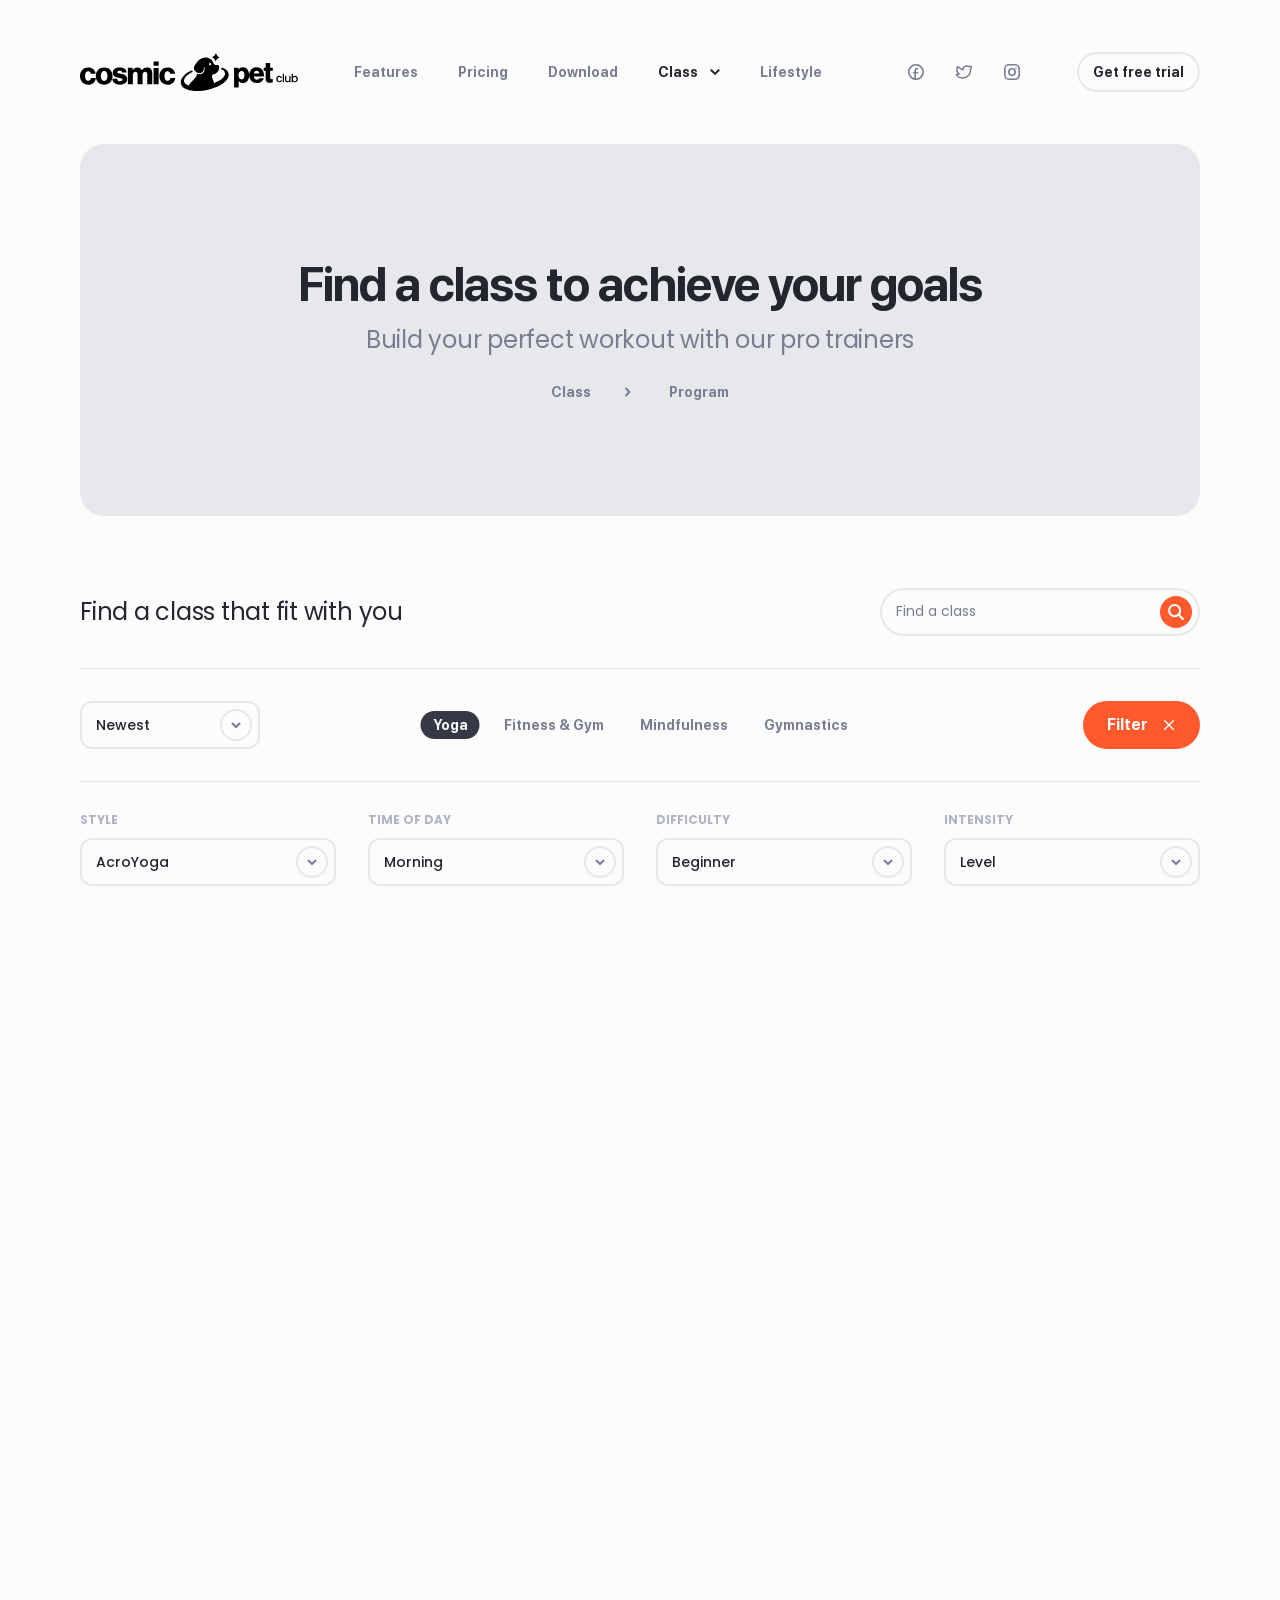
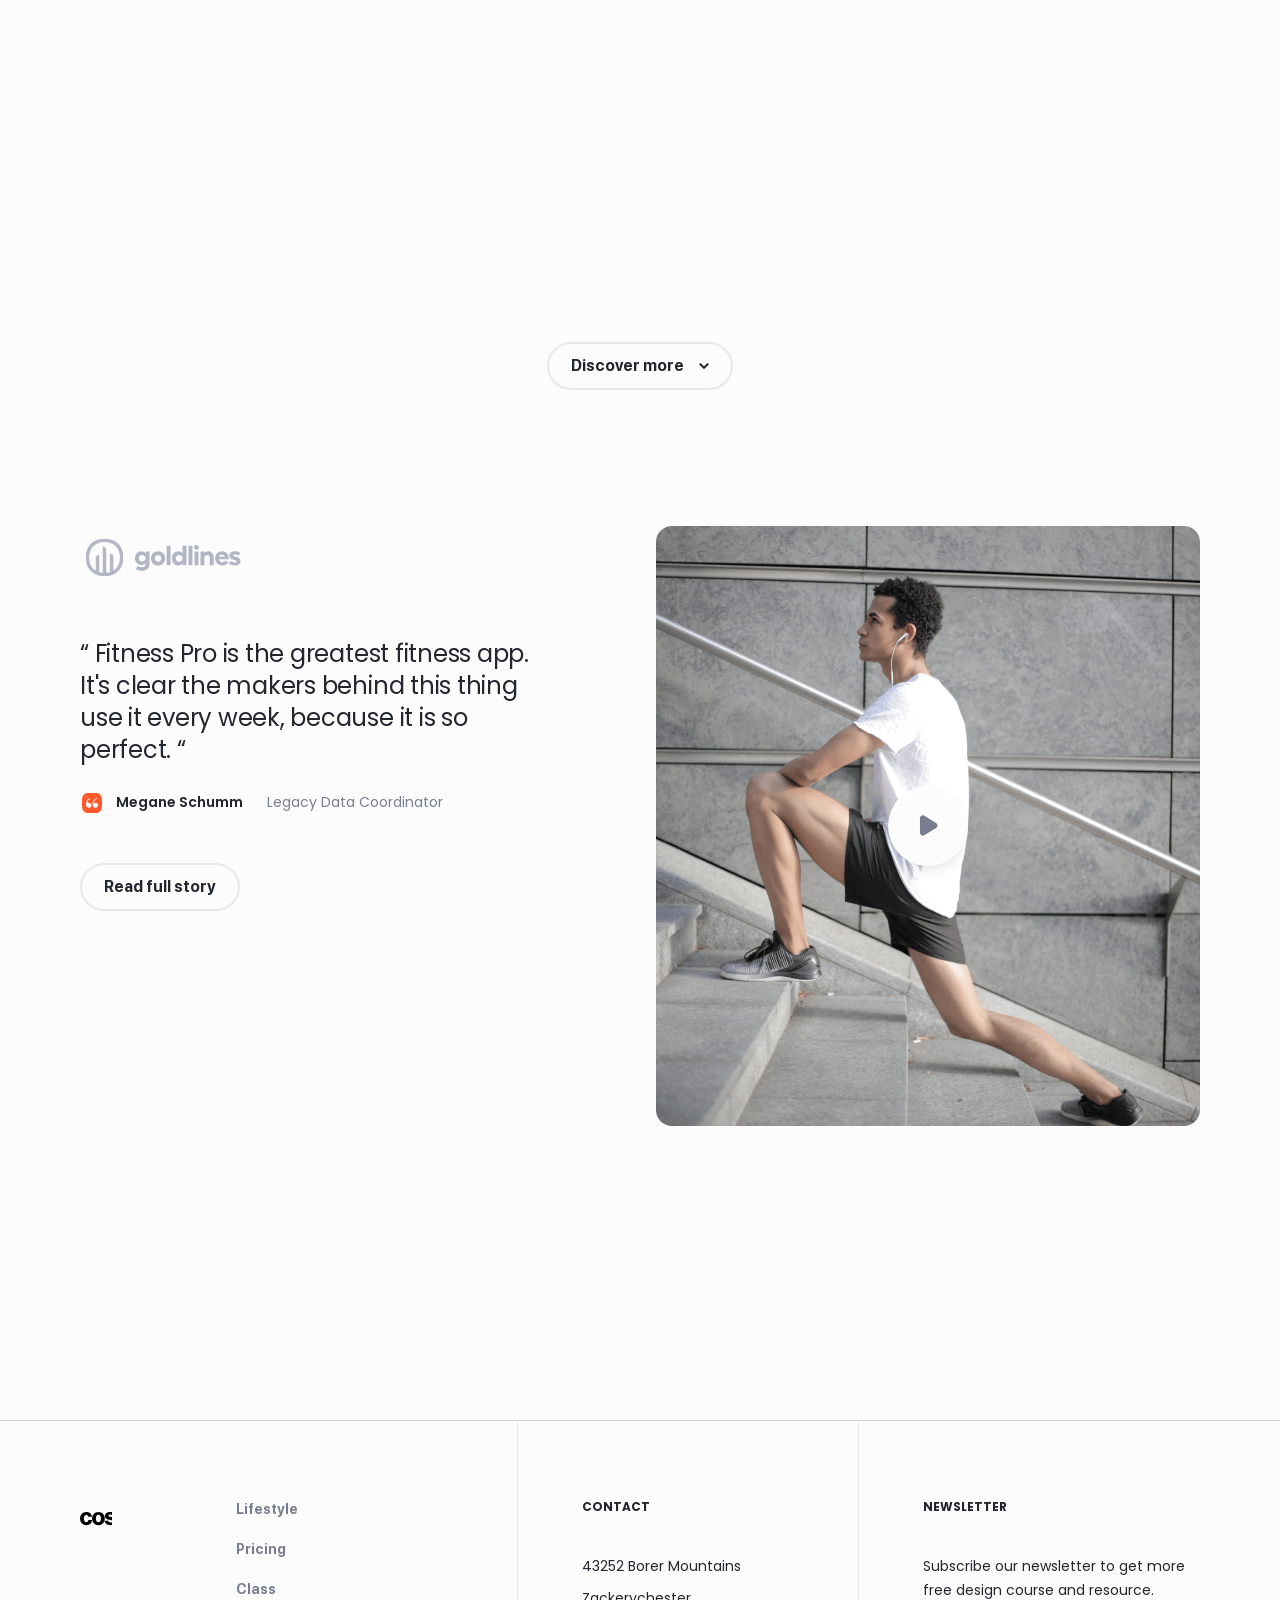
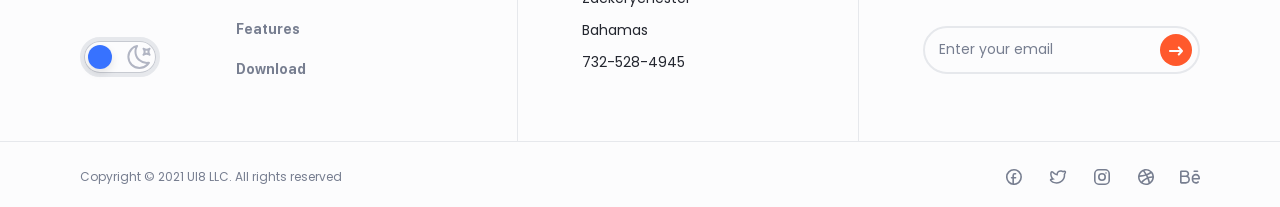
<file: class01.html>
<!DOCTYPE html>
<html lang="en">
  <head>
    <meta charset="utf-8">
    <title>Class01</title>
    <meta http-equiv="X-UA-Compatible" content="IE=Edge">
    <meta name="viewport" content="width=device-width, initial-scale=1, maximum-scale=1.0, user-scalable=no">
    <meta name="format-detection" content="telephone=no">
    <link rel="apple-touch-icon" sizes="180x180" href="img/apple-touch-icon.png">
    <link rel="icon" type="image/png" sizes="32x32" href="img/favicon-32x32.png">
    <link rel="icon" type="image/png" sizes="16x16" href="img/favicon-16x16.png">
    <link rel="manifest" href="img/site.webmanifest">
    <link rel="mask-icon" href="img/safari-pinned-tab.svg" color="#5bbad5">
    <meta name="msapplication-TileColor" content="#da532c">
    <meta name="theme-color" content="#ffffff">
    <meta name="description" content="Premium Web UI Kit for Fitness Experience">
    <meta name="twitter:card" content="summary">
    <meta name="twitter:site" content="@ui8">
    <meta name="twitter:title" content="Fitness Pro: Website UI Kit">
    <meta name="twitter:description" content="Premium Web UI Kit for Fitness Experience">
    <meta name="twitter:creator" content="@ui8">
    <meta name="twitter:image" content="https://ui8-stacks-fitness-html.herokuapp.com/img/twitter-card.png">
    <meta property="og:title" content="Fitness Pro: Website UI Kit">
    <meta property="og:type" content="Article">
    <meta property="og:url" content="https://ui8.net/ui8/products/fitness-pro-website-ui-kit">
    <meta property="og:image" content="https://ui8-stacks-fitness-html.herokuapp.com/img/fb-og-image.png">
    <meta property="og:description" content="Premium Web UI Kit for Fitness Experience">
    <meta property="og:site_name" content="Fitness Pro: Website UI Kit">
    <meta property="fb:admins" content="132951670226590">
    <link rel="preconnect" href="https://fonts.gstatic.com">
    <link href="https://fonts.googleapis.com/css2?family=Poppins:wght@400;500;600;700&amp;display=swap" rel="stylesheet">
    <link rel="stylesheet" media="all" href="css/app.min.css">
    <script>
      var viewportmeta = document.querySelector('meta[name="viewport"]');
      if (viewportmeta) {
        if (screen.width < 375) {
          var newScale = screen.width / 375;
          viewportmeta.content = 'width=375, minimum-scale=' + newScale + ', maximum-scale=1.0, user-scalable=no, initial-scale=' + newScale + '';
        } else {
          viewportmeta.content = 'width=device-width, maximum-scale=1.0, initial-scale=1.0';
        }
      }
    </script>
  </head>
  <body>
    <script>
      console.log(localStorage.getItem('darkMode'));
      if (localStorage.getItem('darkMode') === "on") {
        document.body.classList.add("dark");
        document.addEventListener("DOMContentLoaded", function() {
          document.querySelector('.js-theme input').checked = true;
        });
      }
    </script>
    <!-- outer-->
    <div class="outer">
      <!-- header-->
      <header class="header js-header">
        <div class="header__center center"><a class="header__logo" href="index.html"><img class="some-icon" src="img/logo-dark.svg" alt="Fitness Pro"><img class="some-icon-dark" src="img/logo-light.svg" alt="Fitness Pro"></a>
          <div class="header__wrap js-header-wrap">
            <nav class="header__nav"><a class="header__link" href="features.html">Features</a><a class="header__link" href="pricing.html">Pricing</a><a class="header__link" href="download.html">Download</a>
              <div class="header__dropdown js-header-dropdown active">
                <div class="header__head js-header-head">Class
                  <svg class="icon icon-arrow-bottom">
                    <use xlink:href="#icon-arrow-bottom"></use>
                  </svg>
                </div>
                <div class="header__body js-header-body">
                  <div class="header__inner">
                    <div class="header__row">
                      <div class="header__col"><a class="header__direction" href="#">
                          <div class="header__info">Find a class to achieve your goals 🔥</div>
                          <div class="header__preview"><img srcSet="img/content/ball@2x.png 2x" src="img/content/ball.png" alt="Ball"></div></a>
                        <div class="header__menu"><a class="header__box active" href="class01.html">
                            <div class="header__icon"><img src="img/menu-video.svg" alt="Video"></div>
                            <div class="header__text">Program Videos</div></a><a class="header__box" href="class02.html">
                            <div class="header__icon"><img src="img/menu-class.svg" alt="Class"></div>
                            <div class="header__text">Premium Class</div></a></div>
                      </div>
                      <div class="header__col">
                        <div class="header__line">
                          <div class="header__cell"><a class="header__card" href="class01-details.html">
                              <div class="header__photo"><img srcSet="img/content/header-pic-1@2x.png 2x" src="img/content/header-pic-1.png" alt="Header content">
                                <div class="status-black header__category">featured class</div>
                              </div>
                              <div class="header__top">
                                <div class="header__user">
                                  <div class="header__avatar"><img src="img/content/avatar-1.png" alt="Avatar"></div>
                                  <div class="header__details">
                                    <div class="header__title">Sweet and Tone</div>
                                    <div class="header__trainer">Zack Beier</div>
                                  </div>
                                </div>
                                <div class="status-stroke-green header__level">beginner</div>
                              </div>
                              <div class="header__content">Sweet and Tone is a seven-day bodyweight training program designed to boost your strength and endurance over the course of a week.</div></a></div>
                          <div class="header__cell"><a class="header__item" href="class01-details.html">
                              <div class="header__photo"><img srcSet="img/content/header-pic-2@2x.png 2x" src="img/content/header-pic-2.png" alt="Header content"></div>
                              <div class="header__description">
                                <div class="status-green header__category">yoga</div>
                                <div class="header__user">
                                  <div class="header__avatar"><img src="img/content/avatar-2.png" alt="Avatar"></div>
                                  <div class="header__details">
                                    <div class="header__title">Sweet and Tone</div>
                                    <div class="header__trainer">Zack Beier</div>
                                  </div>
                                </div>
                              </div></a><a class="header__item" href="class01-details.html">
                              <div class="header__photo"><img srcSet="img/content/header-pic-3@2x.png 2x" src="img/content/header-pic-3.png" alt="Header content"></div>
                              <div class="header__description">
                                <div class="status-purple header__category">mindfulness</div>
                                <div class="header__user">
                                  <div class="header__avatar"><img src="img/content/avatar-3.png" alt="Avatar"></div>
                                  <div class="header__details">
                                    <div class="header__title">Sweet and Tone</div>
                                    <div class="header__trainer">Zack Beier</div>
                                  </div>
                                </div>
                              </div></a><a class="header__item" href="class01-details.html">
                              <div class="header__photo"><img srcSet="img/content/header-pic-4@2x.png 2x" src="img/content/header-pic-4.png" alt="Header content"></div>
                              <div class="header__description">
                                <div class="status-red header__category">fitness</div>
                                <div class="header__user">
                                  <div class="header__avatar"><img src="img/content/avatar-4.png" alt="Avatar"></div>
                                  <div class="header__details">
                                    <div class="header__title">Sweet and Tone</div>
                                    <div class="header__trainer">Zack Beier</div>
                                  </div>
                                </div>
                              </div></a></div>
                        </div>
                      </div>
                    </div>
                    <div class="header__foot">
                      <div class="header__stage">Pro Trainers</div>
                      <div class="header__list">
                        <div class="header__user">
                          <div class="header__avatar"><img src="img/content/avatar-1.png" alt="Avatar"></div>
                          <div class="header__details">
                            <div class="header__title">Boyd Reinger</div>
                            <div class="header__trainer">Personal trainer</div>
                          </div>
                        </div>
                        <div class="header__user">
                          <div class="header__avatar"><img src="img/content/avatar-2.png" alt="Avatar"></div>
                          <div class="header__details">
                            <div class="header__title">Randal Jacobson</div>
                            <div class="header__trainer">Personal trainer</div>
                          </div>
                        </div>
                        <div class="header__user">
                          <div class="header__avatar"><img src="img/content/avatar-3.png" alt="Avatar"></div>
                          <div class="header__details">
                            <div class="header__title">Dwight Schamberger</div>
                            <div class="header__trainer">Personal trainer</div>
                          </div>
                        </div>
                        <div class="header__user">
                          <div class="header__avatar"><img src="img/content/avatar-4.png" alt="Avatar"></div>
                          <div class="header__details">
                            <div class="header__title">Omari Gulgowski</div>
                            <div class="header__trainer">Personal trainer</div>
                          </div>
                        </div>
                      </div>
                    </div>
                  </div>
                </div>
              </div><a class="header__link" href="lifestyle.html">Lifestyle</a>
            </nav>
            <div class="header__group">
              <div class="header__contacts">
                <div class="header__element">
                  <div class="header__subtitle">Montanachester</div>
                  <div class="header__text">06787 Block Estates</div>
                </div>
                <div class="header__element">
                  <div class="header__subtitle">Lake Gene</div>
                  <div class="header__text">167 Emard River</div>
                </div>
                <div class="header__element">
                  <div class="header__subtitle">North Hassiefort</div>
                  <div class="header__text">032 Leonora Spurs</div>
                </div>
              </div>
              <div class="header__socials"><a class="header__social" href="https://www.facebook.com/ui8.net/" target="_blank">
                  <svg class="icon icon-facebook">
                    <use xlink:href="#icon-facebook"></use>
                  </svg></a><a class="header__social" href="https://twitter.com/ui8" target="_blank">
                  <svg class="icon icon-twitter">
                    <use xlink:href="#icon-twitter"></use>
                  </svg></a><a class="header__social" href="https://www.instagram.com/ui8net/" target="_blank">
                  <svg class="icon icon-instagram">
                    <use xlink:href="#icon-instagram"></use>
                  </svg></a></div>
              <button class="button-stroke button-small header__button">Get free trial</button>
            </div>
          </div>
          <button class="button-stroke button-small header__button">Get free trial</button>
          <button class="header__burger js-header-burger"></button>
        </div>
      </header>
      <!-- container-->
      <div class="outer__content">
        <div class="breadcrumbs">
          <div class="breadcrumbs__center center">
            <div class="breadcrumbs__wrap">
              <h2 class="breadcrumbs__title h2">Find a class to achieve your goals</h2>
              <div class="breadcrumbs__info">Build your perfect workout with our pro trainers</div>
              <ul class="breadcrumbs__list">
                <li class="breadcrumbs__item"><a class="breadcrumbs__link" href="#">Class</a></li>
                <li class="breadcrumbs__item">Program</li>
              </ul>
            </div>
          </div>
        </div>
        <div class="section-pb catalog">
          <div class="catalog__center center">
            <div class="catalog__head">
              <div class="catalog__title">Find a class that fit with you</div>
              <form class="catalog__search">
                <input class="catalog__input" type="text" placeholder="Find a class">
                <button class="catalog__result">
                  <svg class="icon icon-search">
                    <use xlink:href="#icon-search"></use>
                  </svg>
                </button>
              </form>
            </div>
            <div class="catalog__wrap">
              <div class="catalog__top">
                <select class="select">
                  <option>Newest</option>
                  <option>Olest</option>
                </select>
                <div class="catalog__nav"><a class="catalog__link active" href="#">Yoga</a><a class="catalog__link" href="#">Fitness & Gym</a><a class="catalog__link" href="#">Mindfulness</a><a class="catalog__link" href="#">Gymnastics</a></div>
                <div class="catalog__filter">
                  <div class="catalog__text">Filter</div>
                  <button class="catalog__close">
                    <svg class="icon icon-close">
                      <use xlink:href="#icon-close"></use>
                    </svg>
                  </button>
                </div>
              </div>
              <div class="catalog__sorting">
                <div class="catalog__cell">
                  <div class="catalog__label">Style</div>
                  <select class="select">
                    <option>AcroYoga</option>
                    <option>Morning Yoga</option>
                  </select>
                </div>
                <div class="catalog__cell">
                  <div class="catalog__label">time of day</div>
                  <select class="select">
                    <option>Morning</option>
                    <option>Dinner</option>
                    <option>Evening</option>
                  </select>
                </div>
                <div class="catalog__cell">
                  <div class="catalog__label">DIFFICULTY</div>
                  <select class="select">
                    <option>Beginner</option>
                    <option>Advanced</option>
                    <option>Intermediate</option>
                  </select>
                </div>
                <div class="catalog__cell">
                  <div class="catalog__label">INTENSITY</div>
                  <select class="select">
                    <option>Level</option>
                    <option>Level 1</option>
                    <option>Level 2</option>
                  </select>
                </div>
              </div>
            </div>
            <div class="catalog__list"><a class="card" href="class01-details.html" data-aos="animation-opacity">
                <div class="card__preview"><img srcSet="img/content/card-pic-1@2x.png 2x" src="img/content/card-pic-1.png" alt="yoga"/>
                  <div class="status-green card__category">yoga</div>
                </div>
                <div class="card__head">
                  <div class="card__user">
                    <div class="card__avatar"><img src="img/content/avatar-1.png" alt="Avatar"/></div>
                    <div class="card__details">
                      <div class="card__title">7-days barre body</div>
                      <div class="card__trainer">First name Last name</div>
                    </div>
                  </div>
                  <div class="status-stroke-green card__level">beginner</div>
                </div>
                <div class="card__parameters">
                  <div class="card__parameter">
                    <svg class="icon icon-button-play">
                      <use xlink:href="#icon-button-play"></use>
                    </svg>7
                  </div>
                  <div class="card__parameter">
                    <svg class="icon icon-user">
                      <use xlink:href="#icon-user"></use>
                    </svg>160
                  </div>
                </div></a><a class="card" href="class01-details.html" data-aos="animation-opacity">
                <div class="card__preview"><img srcSet="img/content/card-pic-2@2x.png 2x" src="img/content/card-pic-2.png" alt="fitness"/>
                  <div class="status-red card__category">fitness</div>
                  <div class="play-small">
                    <svg class="icon icon-play">
                      <use xlink:href="#icon-play"></use>
                    </svg>
                  </div>
                </div>
                <div class="card__head">
                  <div class="card__user">
                    <div class="card__avatar"><img src="img/content/avatar-2.png" alt="Avatar"/></div>
                    <div class="card__details">
                      <div class="card__title">Sweet and tone</div>
                      <div class="card__trainer">First name Last name</div>
                    </div>
                  </div>
                  <div class="status-stroke-red card__level">Advanced</div>
                </div>
                <div class="card__parameters">
                  <div class="card__parameter">
                    <svg class="icon icon-button-play">
                      <use xlink:href="#icon-button-play"></use>
                    </svg>7
                  </div>
                  <div class="card__parameter">
                    <svg class="icon icon-user">
                      <use xlink:href="#icon-user"></use>
                    </svg>160
                  </div>
                </div></a><a class="card" href="class01-details.html" data-aos="animation-opacity">
                <div class="card__preview"><img srcSet="img/content/card-pic-3@2x.png 2x" src="img/content/card-pic-3.png" alt="fitness"/>
                  <div class="status-red card__category">fitness</div>
                </div>
                <div class="card__head">
                  <div class="card__user">
                    <div class="card__avatar"><img src="img/content/avatar-3.png" alt="Avatar"/></div>
                    <div class="card__details">
                      <div class="card__title">Baseline Bootcamp</div>
                      <div class="card__trainer">First name Last name</div>
                    </div>
                  </div>
                  <div class="status-stroke-purple card__level">Intermediate</div>
                </div>
                <div class="card__parameters">
                  <div class="card__parameter">
                    <svg class="icon icon-button-play">
                      <use xlink:href="#icon-button-play"></use>
                    </svg>7
                  </div>
                  <div class="card__parameter">
                    <svg class="icon icon-user">
                      <use xlink:href="#icon-user"></use>
                    </svg>160
                  </div>
                </div></a><a class="card" href="class01-details.html" data-aos="animation-opacity">
                <div class="card__preview"><img srcSet="img/content/card-pic-4@2x.png 2x" src="img/content/card-pic-4.png" alt="yoga"/>
                  <div class="status-green card__category">yoga</div>
                </div>
                <div class="card__head">
                  <div class="card__user">
                    <div class="card__avatar"><img src="img/content/avatar-4.png" alt="Avatar"/></div>
                    <div class="card__details">
                      <div class="card__title">Beach run 7</div>
                      <div class="card__trainer">First name Last name</div>
                    </div>
                  </div>
                  <div class="status-stroke-green card__level">beginner</div>
                </div>
                <div class="card__parameters">
                  <div class="card__parameter">
                    <svg class="icon icon-button-play">
                      <use xlink:href="#icon-button-play"></use>
                    </svg>7
                  </div>
                  <div class="card__parameter">
                    <svg class="icon icon-user">
                      <use xlink:href="#icon-user"></use>
                    </svg>160
                  </div>
                </div></a><a class="card" href="class01-details.html" data-aos="animation-opacity">
                <div class="card__preview"><img srcSet="img/content/card-pic-5@2x.png 2x" src="img/content/card-pic-5.png" alt="fitness"/>
                  <div class="status-red card__category">fitness</div>
                </div>
                <div class="card__head">
                  <div class="card__user">
                    <div class="card__avatar"><img src="img/content/avatar-5.png" alt="Avatar"/></div>
                    <div class="card__details">
                      <div class="card__title">Train 360</div>
                      <div class="card__trainer">First name Last name</div>
                    </div>
                  </div>
                  <div class="status-stroke-purple card__level">Intermediate</div>
                </div>
                <div class="card__parameters">
                  <div class="card__parameter">
                    <svg class="icon icon-button-play">
                      <use xlink:href="#icon-button-play"></use>
                    </svg>7
                  </div>
                  <div class="card__parameter">
                    <svg class="icon icon-user">
                      <use xlink:href="#icon-user"></use>
                    </svg>160
                  </div>
                </div></a><a class="card" href="class01-details.html" data-aos="animation-opacity">
                <div class="card__preview"><img srcSet="img/content/card-pic-6@2x.png 2x" src="img/content/card-pic-6.png" alt="yoga"/>
                  <div class="status-green card__category">yoga</div>
                </div>
                <div class="card__head">
                  <div class="card__user">
                    <div class="card__avatar"><img src="img/content/avatar-6.png" alt="Avatar"/></div>
                    <div class="card__details">
                      <div class="card__title">Power Yoga Sculpt</div>
                      <div class="card__trainer">First name Last name</div>
                    </div>
                  </div>
                  <div class="status-stroke-red card__level">Advanced</div>
                </div>
                <div class="card__parameters">
                  <div class="card__parameter">
                    <svg class="icon icon-button-play">
                      <use xlink:href="#icon-button-play"></use>
                    </svg>7
                  </div>
                  <div class="card__parameter">
                    <svg class="icon icon-user">
                      <use xlink:href="#icon-user"></use>
                    </svg>160
                  </div>
                </div></a>
            </div>
            <div class="catalog__btns">
              <button class="button-stroke catalog__button">Discover more
                <svg class="icon icon-arrow-bottom">
                  <use xlink:href="#icon-arrow-bottom"></use>
                </svg>
              </button>
            </div>
          </div>
        </div>
        <div class="section-pb testimonials js-tabs">
          <div class="testimonials__center center">
            <div class="testimonials__container">
              <div class="testimonials__item js-tabs-item">
                <div class="testimonials__row">
                  <div class="testimonials__col">
                    <div class="testimonials__logo"><img src="img/content/goldlines.svg" alt="Logo"></div>
                    <div class="testimonials__comment">“ Fitness Pro is the greatest fitness app. It's clear the makers behind this thing use it every week, because it is so perfect. “</div>
                    <div class="testimonials__details">
                      <div class="testimonials__icon">
                        <svg xmlns="http://www.w3.org/2000/svg" width="24" height="24" fill="none" viewBox="0 0 24 24">
                          <path fill-rule="evenodd" d="M2.804 5C2 6.392 2 8.262 2 12s0 5.608.804 7A6 6 0 0 0 5 21.196C6.392 22 8.262 22 12 22s5.608 0 7-.804A6 6 0 0 0 21.196 19C22 17.608 22 15.739 22 12s0-5.608-.804-7A6 6 0 0 0 19 2.804C17.608 2 15.739 2 12 2s-5.608 0-7 .804A6 6 0 0 0 2.804 5zm4.708 7.31c-.261-.783-.133-1.903.756-3.014.488-.61 1.056-1.083 1.704-1.421a.41.41 0 0 0 .186-.545c-.095-.184-.319-.261-.503-.166-1.17.607-2.057 1.381-2.662 2.32C6.331 10.512 6 11.674 6 12.972c0 1.998.929 3.78 2.948 3.78a2.47 2.47 0 0 0 2.135-1.21c.538-.897.466-2.283-.378-3.071-.835-.78-2.207-.944-3.194-.161zm6.576 0c-.261-.783-.133-1.903.756-3.014.488-.61 1.056-1.083 1.704-1.421a.41.41 0 0 0 .186-.545c-.095-.184-.319-.261-.503-.166-1.169.607-2.057 1.381-2.662 2.32-.661 1.027-.992 2.189-.992 3.487 0 1.998.929 3.78 2.948 3.78 1.367 0 2.476-1.031 2.476-2.476 0-1.571-1.117-2.476-2.476-2.476-.517 0-.995.17-1.436.51z" fill="#ff592c"></path>
                        </svg>
                      </div>
                      <div class="testimonials__author">Megane Schumm</div>
                      <div class="testimonials__description">Legacy Data Coordinator</div>
                    </div>
                    <button class="button-stroke testimonials__button">Read full story</button>
                  </div>
                  <div class="testimonials__col">
                    <div class="testimonials__preview"><img srcSet="img/content/trainer-pic@2x.png 2x" src="img/content/trainer-pic.png" alt="Trainer">
                      <button class="play">
                        <svg class="icon icon-play">
                          <use xlink:href="#icon-play"></use>
                        </svg>
                      </button>
                    </div>
                  </div>
                </div>
              </div>
              <div class="testimonials__item js-tabs-item">
                <div class="testimonials__row">
                  <div class="testimonials__col">
                    <div class="testimonials__logo"><img src="img/content/velocity9.svg" alt="Logo"></div>
                    <div class="testimonials__comment">“ Fitness Pro is the greatest fitness app. “</div>
                    <div class="testimonials__details">
                      <div class="testimonials__icon">
                        <svg xmlns="http://www.w3.org/2000/svg" width="24" height="24" fill="none" viewBox="0 0 24 24">
                          <path fill-rule="evenodd" d="M2.804 5C2 6.392 2 8.262 2 12s0 5.608.804 7A6 6 0 0 0 5 21.196C6.392 22 8.262 22 12 22s5.608 0 7-.804A6 6 0 0 0 21.196 19C22 17.608 22 15.739 22 12s0-5.608-.804-7A6 6 0 0 0 19 2.804C17.608 2 15.739 2 12 2s-5.608 0-7 .804A6 6 0 0 0 2.804 5zm4.708 7.31c-.261-.783-.133-1.903.756-3.014.488-.61 1.056-1.083 1.704-1.421a.41.41 0 0 0 .186-.545c-.095-.184-.319-.261-.503-.166-1.17.607-2.057 1.381-2.662 2.32C6.331 10.512 6 11.674 6 12.972c0 1.998.929 3.78 2.948 3.78a2.47 2.47 0 0 0 2.135-1.21c.538-.897.466-2.283-.378-3.071-.835-.78-2.207-.944-3.194-.161zm6.576 0c-.261-.783-.133-1.903.756-3.014.488-.61 1.056-1.083 1.704-1.421a.41.41 0 0 0 .186-.545c-.095-.184-.319-.261-.503-.166-1.169.607-2.057 1.381-2.662 2.32-.661 1.027-.992 2.189-.992 3.487 0 1.998.929 3.78 2.948 3.78 1.367 0 2.476-1.031 2.476-2.476 0-1.571-1.117-2.476-2.476-2.476-.517 0-.995.17-1.436.51z" fill="#ff592c"></path>
                        </svg>
                      </div>
                      <div class="testimonials__author">Megane Schumm</div>
                      <div class="testimonials__description">Legacy Data Coordinator</div>
                    </div>
                    <button class="button-stroke testimonials__button">Read full story</button>
                  </div>
                  <div class="testimonials__col">
                    <div class="testimonials__preview"><img srcSet="img/content/trainer-pic@2x.png 2x" src="img/content/trainer-pic.png" alt="Trainer">
                      <button class="play">
                        <svg class="icon icon-play">
                          <use xlink:href="#icon-play"></use>
                        </svg>
                      </button>
                    </div>
                  </div>
                </div>
              </div>
              <div class="testimonials__item js-tabs-item">
                <div class="testimonials__row">
                  <div class="testimonials__col">
                    <div class="testimonials__logo"><img src="img/content/velocity9.svg" alt="Logo"></div>
                    <div class="testimonials__comment">“ Fitness Pro is the greatest fitness app. It's clear the makers behind this thing use it every week, because it is so perfect. “</div>
                    <div class="testimonials__details">
                      <div class="testimonials__icon">
                        <svg xmlns="http://www.w3.org/2000/svg" width="24" height="24" fill="none" viewBox="0 0 24 24">
                          <path fill-rule="evenodd" d="M2.804 5C2 6.392 2 8.262 2 12s0 5.608.804 7A6 6 0 0 0 5 21.196C6.392 22 8.262 22 12 22s5.608 0 7-.804A6 6 0 0 0 21.196 19C22 17.608 22 15.739 22 12s0-5.608-.804-7A6 6 0 0 0 19 2.804C17.608 2 15.739 2 12 2s-5.608 0-7 .804A6 6 0 0 0 2.804 5zm4.708 7.31c-.261-.783-.133-1.903.756-3.014.488-.61 1.056-1.083 1.704-1.421a.41.41 0 0 0 .186-.545c-.095-.184-.319-.261-.503-.166-1.17.607-2.057 1.381-2.662 2.32C6.331 10.512 6 11.674 6 12.972c0 1.998.929 3.78 2.948 3.78a2.47 2.47 0 0 0 2.135-1.21c.538-.897.466-2.283-.378-3.071-.835-.78-2.207-.944-3.194-.161zm6.576 0c-.261-.783-.133-1.903.756-3.014.488-.61 1.056-1.083 1.704-1.421a.41.41 0 0 0 .186-.545c-.095-.184-.319-.261-.503-.166-1.169.607-2.057 1.381-2.662 2.32-.661 1.027-.992 2.189-.992 3.487 0 1.998.929 3.78 2.948 3.78 1.367 0 2.476-1.031 2.476-2.476 0-1.571-1.117-2.476-2.476-2.476-.517 0-.995.17-1.436.51z" fill="#ff592c"></path>
                        </svg>
                      </div>
                      <div class="testimonials__author">Megane Schumm</div>
                      <div class="testimonials__description">Legacy Data Coordinator</div>
                    </div>
                    <button class="button-stroke testimonials__button">Read full story</button>
                  </div>
                  <div class="testimonials__col">
                    <div class="testimonials__preview"><img srcSet="img/content/trainer-pic@2x.png 2x" src="img/content/trainer-pic.png" alt="Trainer">
                      <button class="play">
                        <svg class="icon icon-play">
                          <use xlink:href="#icon-play"></use>
                        </svg>
                      </button>
                    </div>
                  </div>
                </div>
              </div>
              <div class="testimonials__item js-tabs-item">
                <div class="testimonials__row">
                  <div class="testimonials__col">
                    <div class="testimonials__logo"><img src="img/content/goldlines.svg" alt="Logo"></div>
                    <div class="testimonials__comment">“ Fitness Pro is the greatest fitness app. “</div>
                    <div class="testimonials__details">
                      <div class="testimonials__icon">
                        <svg xmlns="http://www.w3.org/2000/svg" width="24" height="24" fill="none" viewBox="0 0 24 24">
                          <path fill-rule="evenodd" d="M2.804 5C2 6.392 2 8.262 2 12s0 5.608.804 7A6 6 0 0 0 5 21.196C6.392 22 8.262 22 12 22s5.608 0 7-.804A6 6 0 0 0 21.196 19C22 17.608 22 15.739 22 12s0-5.608-.804-7A6 6 0 0 0 19 2.804C17.608 2 15.739 2 12 2s-5.608 0-7 .804A6 6 0 0 0 2.804 5zm4.708 7.31c-.261-.783-.133-1.903.756-3.014.488-.61 1.056-1.083 1.704-1.421a.41.41 0 0 0 .186-.545c-.095-.184-.319-.261-.503-.166-1.17.607-2.057 1.381-2.662 2.32C6.331 10.512 6 11.674 6 12.972c0 1.998.929 3.78 2.948 3.78a2.47 2.47 0 0 0 2.135-1.21c.538-.897.466-2.283-.378-3.071-.835-.78-2.207-.944-3.194-.161zm6.576 0c-.261-.783-.133-1.903.756-3.014.488-.61 1.056-1.083 1.704-1.421a.41.41 0 0 0 .186-.545c-.095-.184-.319-.261-.503-.166-1.169.607-2.057 1.381-2.662 2.32-.661 1.027-.992 2.189-.992 3.487 0 1.998.929 3.78 2.948 3.78 1.367 0 2.476-1.031 2.476-2.476 0-1.571-1.117-2.476-2.476-2.476-.517 0-.995.17-1.436.51z" fill="#ff592c"></path>
                        </svg>
                      </div>
                      <div class="testimonials__author">Megane Schumm</div>
                      <div class="testimonials__description">Legacy Data Coordinator</div>
                    </div>
                    <button class="button-stroke testimonials__button">Read full story</button>
                  </div>
                  <div class="testimonials__col">
                    <div class="testimonials__preview"><img srcSet="img/content/trainer-pic@2x.png 2x" src="img/content/trainer-pic.png" alt="Trainer">
                      <button class="play">
                        <svg class="icon icon-play">
                          <use xlink:href="#icon-play"></use>
                        </svg>
                      </button>
                    </div>
                  </div>
                </div>
              </div>
            </div>
            <div class="testimonials__nav"><a class="testimonials__link js-tabs-link active" href="#" data-aos="animation-opacity">
                <div class="testimonials__avatar"><img src="img/content/avatar-5.png" alt="Avatar"></div>
                <div class="testimonials__group">
                  <div class="testimonials__man">Jazmin Grady</div>
                  <div class="testimonials__position">Personal Trainer</div>
                </div></a><a class="testimonials__link js-tabs-link" href="#" data-aos="animation-opacity">
                <div class="testimonials__avatar"><img src="img/content/avatar-1.png" alt="Avatar"></div>
                <div class="testimonials__group">
                  <div class="testimonials__man">Kaylah Botsford</div>
                  <div class="testimonials__position">Personal Trainer</div>
                </div></a><a class="testimonials__link js-tabs-link" href="#" data-aos="animation-opacity">
                <div class="testimonials__avatar"><img src="img/content/avatar-2.png" alt="Avatar"></div>
                <div class="testimonials__group">
                  <div class="testimonials__man">Reinhold Ullrich</div>
                  <div class="testimonials__position">Personal Trainer</div>
                </div></a><a class="testimonials__link js-tabs-link" href="#" data-aos="animation-opacity">
                <div class="testimonials__avatar"><img src="img/content/avatar-3.png" alt="Avatar"></div>
                <div class="testimonials__group">
                  <div class="testimonials__man">Josh Bartoletti</div>
                  <div class="testimonials__position">Personal Trainer</div>
                </div></a></div>
          </div>
        </div>
      </div>
      <!-- footer-->
      <footer class="footer">
        <div class="footer__body">
          <div class="footer__center center">
            <div class="footer__col">
              <div class="footer__box"><a class="footer__logo" href="index.html"><img class="some-icon" src="img/logo-dark.svg" alt="Fitness Pro"><img class="some-icon-dark" src="img/logo-light.svg" alt="Fitness Pro"></a>
                <label class="theme js-theme">
                  <input class="theme__input" type="checkbox"/><span class="theme__inner"><span class="theme__box"></span><span class="theme__icon">
                      <svg class="icon icon-moon">
                        <use xlink:href="#icon-moon"></use>
                      </svg>
                      <svg class="icon icon-sun">
                        <use xlink:href="#icon-sun"></use>
                      </svg></span></span>
                </label>
              </div>
              <div class="footer__item">
                <div class="footer__category">footer nav
                  <svg class="icon icon-arrow-bottom">
                    <use xlink:href="#icon-arrow-bottom"></use>
                  </svg>
                </div>
                <div class="footer__menu"><a class="footer__link" href="lifestyle.html">Lifestyle</a><a class="footer__link" href="pricing.html">Pricing</a><a class="footer__link" href="class01.html">Class</a><a class="footer__link" href="features.html">Features</a><a class="footer__link" href="download.html">Download</a></div>
              </div>
            </div>
            <div class="footer__col">
              <div class="footer__category">contact</div>
              <div class="footer__info">
                <p>43252 Borer Mountains</p>
                <p>Zackerychester</p>
                <p>Bahamas</p>
                <p>732-528-4945</p>
              </div>
            </div>
            <div class="footer__col">
              <div class="footer__category">newsletter</div>
              <div class="footer__info">Subscribe our newsletter to get more free design course and resource.</div>
              <form class="subscription">
                <input class="subscription__input" type="email" placeholder="Enter your email" required="required"/>
                <button class="subscription__btn">
                  <svg class="icon icon-arrow-right">
                    <use xlink:href="#icon-arrow-right"></use>
                  </svg>
                </button>
              </form>
            </div>
          </div>
        </div>
        <div class="footer__bottom">
          <div class="footer__center center">
            <div class="footer__copyright">Copyright © 2021 UI8 LLC. All rights reserved</div>
            <div class="footer__socials"><a class="footer__social" href="https://www.facebook.com/ui8.net/" target="_blank">
                <svg class="icon icon-facebook">
                  <use xlink:href="#icon-facebook"></use>
                </svg></a><a class="footer__social" href="https://twitter.com/ui8" target="_blank">
                <svg class="icon icon-twitter">
                  <use xlink:href="#icon-twitter"></use>
                </svg></a><a class="footer__social" href="https://www.instagram.com/ui8net/" target="_blank">
                <svg class="icon icon-instagram">
                  <use xlink:href="#icon-instagram"></use>
                </svg></a><a class="footer__social" href="https://dribbble.com/ui8" target="_blank">
                <svg class="icon icon-dribbble">
                  <use xlink:href="#icon-dribbble"></use>
                </svg></a><a class="footer__social" href="https://www.behance.net/ui8" target="_blank">
                <svg class="icon icon-behance">
                  <use xlink:href="#icon-behance"></use>
                </svg></a></div>
          </div>
        </div>
      </footer>
    </div>
    <!-- scripts-->
    <script src="js/lib/jquery.min.js"></script>
    <script src="js/lib/slick.min.js"></script>
    <script src="js/lib/jquery.nice-select.min.js"></script>
    <script src="js/lib/jquery.magnific-popup.min.js"></script>
    <script src="js/lib/aos.js"></script>
    <script src="js/app.js"></script>
    <!-- svg sprite-->
    <div style="display: none"><svg width="0" height="0">
<symbol xmlns="http://www.w3.org/2000/svg" viewBox="0 0 16 16" id="icon-arrow-right">
<path d="M10.39 3.153c.464-.428 1.187-.399 1.615.065l3.692 4c.404.438.404 1.113 0 1.55l-3.692 4c-.428.464-1.151.493-1.615.065s-.493-1.151-.065-1.615l1.922-2.082H1.143C.512 9.136 0 8.624 0 7.993S.512 6.85 1.143 6.85h11.104l-1.922-2.082c-.428-.464-.399-1.187.065-1.615z"></path>
</symbol>
<symbol xmlns="http://www.w3.org/2000/svg" viewBox="0 0 16 16" id="icon-arrow-bottom">
<path d="M15.039 3.961c-.653-.653-1.713-.653-2.366 0L8 8.634 3.327 3.961c-.653-.653-1.713-.653-2.366 0s-.653 1.713 0 2.366l5.856 5.856c.653.653 1.713.653 2.366 0l5.856-5.856c.653-.653.653-1.713 0-2.366z"></path>
</symbol>
<symbol xmlns="http://www.w3.org/2000/svg" viewBox="0 0 16 16" id="icon-arrow-right-empty">
<path d="M5.551 15.665l-.1.089c-.449.355-1.102.326-1.517-.089-.446-.446-.446-1.17 0-1.616h0l6.048-6.05-6.048-6.048-.089-.1C3.491 1.403 3.52.749 3.935.335c.446-.446 1.17-.446 1.616 0h0l6.857 6.857.089.1c.355.449.326 1.102-.089 1.517h0l-6.857 6.857z"></path>
</symbol>
<symbol xmlns="http://www.w3.org/2000/svg" viewBox="0 0 16 16" id="icon-arrow-down">
<path d="M12.833 10.39c.428.464.399 1.187-.065 1.615l-4 3.692c-.438.404-1.113.404-1.55 0l-4-3.692c-.464-.428-.493-1.151-.065-1.615s1.151-.493 1.615-.065l2.082 1.922V1.143C6.85.512 7.362 0 7.993 0s1.143.512 1.143 1.143v11.104l2.082-1.922c.464-.428 1.187-.399 1.615.065z"></path>
</symbol>
<symbol xmlns="http://www.w3.org/2000/svg" viewBox="0 0 16 16" id="icon-arrow-prev">
<path d="M5.61 13.697c-.464.428-1.187.399-1.615-.065l-3.692-4c-.404-.438-.404-1.113 0-1.55l3.692-4c.428-.464 1.151-.493 1.615-.065s.493 1.151.065 1.615L3.753 7.714h11.104c.631 0 1.143.512 1.143 1.143S15.488 10 14.857 10H3.753l1.922 2.082c.428.464.399 1.187-.065 1.615z"></path>
</symbol>
<symbol xmlns="http://www.w3.org/2000/svg" viewBox="0 0 16 16" id="icon-arrow-next">
<path d="M10.39 3.303c.464-.428 1.187-.399 1.615.065l3.692 4c.404.438.404 1.113 0 1.55l-3.692 4c-.428.464-1.151.493-1.615.065s-.493-1.151-.065-1.615l1.922-2.082H1.143C.512 9.286 0 8.774 0 8.143S.512 7 1.143 7h11.104l-1.922-2.082c-.428-.464-.399-1.187.065-1.615z"></path>
</symbol>
<symbol xmlns="http://www.w3.org/2000/svg" viewBox="0 0 16 16" id="icon-instagram">
<path d="M11.2 0A4.8 4.8 0 0 1 16 4.8h0v6.4a4.8 4.8 0 0 1-4.8 4.8h0-6.4A4.8 4.8 0 0 1 0 11.2h0V4.8A4.8 4.8 0 0 1 4.8 0h0zm0 1.6H4.8a3.2 3.2 0 0 0-3.2 3.2v6.4a3.2 3.2 0 0 0 3.2 3.2h6.4a3.2 3.2 0 0 0 3.2-3.2V4.8a3.2 3.2 0 0 0-3.2-3.2zM8 4a4 4 0 1 1 0 8 4 4 0 1 1 0-8zm0 1.6a2.4 2.4 0 0 0 0 4.8 2.4 2.4 0 0 0 0-4.8zm4-2.4a.8.8 0 1 1 0 1.6.8.8 0 1 1 0-1.6z"></path>
</symbol>
<symbol xmlns="http://www.w3.org/2000/svg" viewBox="0 0 16 16" id="icon-facebook">
<path d="M7.967.017a8 8 0 1 1 0 16 8 8 0 1 1 0-16zm0 1.6a6.4 6.4 0 0 0-6.4 6.4c0 2.982 2.039 5.487 4.799 6.198l.001-4.598h-.8a.8.8 0 1 1 0-1.6h.8v-1.6a2.4 2.4 0 0 1 2.4-2.4h.8a.8.8 0 1 1 0 1.6h0-.8a.8.8 0 0 0-.8.8h0v1.6h1.6a.8.8 0 1 1 0 1.6h0-1.6v4.8a6.4 6.4 0 0 0 0-12.8z"></path>
</symbol>
<symbol xmlns="http://www.w3.org/2000/svg" viewBox="0 0 16 16" id="icon-twitter">
<path d="M2.121 9.233C1.018 9.236.306 10.492.986 11.444c.973 1.363 2.737 2.456 5.681 2.456 4.563 0 8.226-3.719 7.714-8.113l.751-1.503c.521-1.042-.384-2.227-1.527-1.999l-.993.198c-.263-.139-.535-.244-.768-.32-.454-.148-1.003-.265-1.511-.265-.913 0-1.701.234-2.327.704-.619.464-.968 1.075-1.159 1.635-.088.258-.147.518-.185.766-.354-.111-.715-.261-1.069-.445-.802-.415-1.451-.942-1.817-1.404-.614-.775-1.915-.717-2.371.29-.643 1.42-.467 3.102.111 4.462a6.57 6.57 0 0 0 .754 1.324l-.151.001zm4.546 3.333c-2.576 0-3.907-.933-4.596-1.898-.031-.043 0-.102.054-.103.701-.002 2.139-.035 3.087-.59.049-.029.038-.101-.016-.119-2.211-.743-3.467-3.891-2.575-5.86.02-.045.081-.051.112-.012C3.752 5.271 5.98 6.531 7.919 6.566c.042.001.074-.037.067-.079-.078-.507-.376-3.254 2.347-3.254.65 0 1.618.317 1.974.642a.07.07 0 0 0 .061.017l1.498-.3c.054-.011.098.046.073.095l-.929 1.858c-.006.013-.008.028-.006.042.651 3.658-2.345 6.978-6.337 6.978z"></path>
</symbol>
<symbol xmlns="http://www.w3.org/2000/svg" viewBox="0 0 16 16" id="icon-dribbble">
<path d="M8 0a7.97 7.97 0 0 1 5.441 2.135h0l.012.011.191.184-.203-.195.251.244.391.425.058.069.122.15.07.09a7.96 7.96 0 0 1 1.606 3.903l.021.186.002.015.01.111-.012-.127.024.299L16 8l-.004.249L16 8l-.025.632-.013.149-.002.02c-.248 2.499-1.647 4.659-3.658 5.945l-.017.011-.028.018-.236.143.264-.161-.307.186-.531.279-.114.053-.211.093-.034.014C10.138 15.78 9.095 16 8 16c-1.715 0-3.304-.54-4.606-1.458h0l-.033-.024-.468-.36-.025-.021-.186-.161-.062-.056-.414-.405-.024-.025C.829 12.057 0 10.125 0 8l.005-.297L0 7.993l.011-.415.013-.199.007-.09.02-.203.019-.156.027-.186.016-.1.04-.216.008-.037C.643 4.036 2.157 2.059 4.21.953l-.266.15.301-.169.27-.137.088-.042.154-.07.124-.054.536-.205.031-.011C6.25.146 7.108 0 8 0zm1.356 9.906c-1.362.66-2.858 1.732-4.775 3.502A6.35 6.35 0 0 0 8 14.4a6.38 6.38 0 0 0 2.504-.508 24.45 24.45 0 0 0-1.148-3.985zm4.991-1.08l-.04.001c-1.289.046-2.38.169-3.462.495a25.99 25.99 0 0 1 1.113 3.706 6.39 6.39 0 0 0 2.389-4.202zM7.942 6.86c-1.85.583-3.914.939-6.34 1.076A.85.85 0 0 0 1.6 8c0 1.695.659 3.237 1.735 4.382 2.086-1.945 3.78-3.18 5.397-3.951L7.942 6.86zm5.266-2.581l-.147.101c-1.136.761-2.314 1.406-3.597 1.931l.759 1.53c1.34-.425 2.665-.568 4.129-.616a6.34 6.34 0 0 0-1.144-2.946zM4.958 2.37l-.126.068c-1.459.833-2.558 2.223-3.009 3.88 2.028-.132 3.752-.426 5.288-.878-.639-1.026-1.357-2.042-2.153-3.07zM8 1.6a6.42 6.42 0 0 0-1.485.173l2.147 3.135c1.224-.484 2.349-1.087 3.444-1.816C10.995 2.16 9.563 1.6 8 1.6z"></path>
</symbol>
<symbol xmlns="http://www.w3.org/2000/svg" viewBox="0 0 16 16" id="icon-behance">
<path d="M12.667 5.367C14.508 5.367 16 6.86 16 8.701v.667c0 .368-.298.667-.667.667h-4.667a2 2 0 0 0 2 2 1.99 1.99 0 0 0 1.233-.425c.177-.139.387-.242.612-.242.571 0 .937.59.537.998-.605.618-1.449 1.002-2.382 1.002-1.841 0-3.333-1.492-3.333-3.333V8.701c0-1.841 1.492-3.333 3.333-3.333zm-8-2.667c1.473 0 2.667 1.194 2.667 2.667a2.66 2.66 0 0 1-.8 1.905A3.33 3.33 0 0 1 8 10.033c0 1.841-1.492 3.333-3.333 3.333h0-3.524C.512 13.367 0 12.855 0 12.224h0V3.767C0 3.178.478 2.7 1.067 2.7h0zm0 5.333H1.333v4h3.333a2 2 0 0 0 0-4zm8-1.333a2 2 0 0 0-2 2h4a2 2 0 0 0-2-2zm-8-2.667H1.333V6.7h3.333C5.403 6.7 6 6.103 6 5.367s-.597-1.333-1.333-1.333zM14 2.7c.368 0 .667.298.667.667s-.298.667-.667.667h0-2.667c-.368 0-.667-.298-.667-.667s.298-.667.667-.667h0z"></path>
</symbol>
<symbol xmlns="http://www.w3.org/2000/svg" viewBox="0 0 16 16" id="icon-linkedin">
<path d="M12.8.001a3.2 3.2 0 0 1 3.2 3.2h0v9.6a3.2 3.2 0 0 1-3.2 3.2h0-9.6a3.2 3.2 0 0 1-3.2-3.2h0v-9.6a3.2 3.2 0 0 1 3.2-3.2h0zm0 1.6H3.2a1.6 1.6 0 0 0-1.6 1.6v9.6a1.6 1.6 0 0 0 1.6 1.6h9.6a1.6 1.6 0 0 0 1.6-1.6v-9.6a1.6 1.6 0 0 0-1.6-1.6zM4 6.401a.8.8 0 0 1 .8.8h0v4.8a.8.8 0 0 1-1.6 0h0v-4.8a.8.8 0 0 1 .8-.8zm5.6 0a3.2 3.2 0 0 1 3.2 3.2v2.4a.8.8 0 1 1-1.6 0v-2.4a1.6 1.6 0 0 0-3.2 0v2.4a.8.8 0 0 1-1.6 0v-4.8a.8.8 0 0 1 1.529-.33c.486-.298 1.059-.47 1.671-.47zM4 3.201a.8.8 0 0 1 0 1.6.8.8 0 0 1 0-1.6z"></path>
</symbol>
<symbol xmlns="http://www.w3.org/2000/svg" viewBox="0 0 16 16" id="icon-play">
<path d="M1.509 2.463c0-1.71 1.876-2.755 3.33-1.855l8.945 5.538c1.378.853 1.378 2.857 0 3.711l-8.945 5.538c-1.454.899-3.33-.147-3.33-1.856V2.463z"></path>
</symbol>
<symbol xmlns="http://www.w3.org/2000/svg" viewBox="0 0 16 16" id="icon-info">
<path d="M8 0a1.6 1.6 0 1 0 0 3.2A1.6 1.6 0 1 0 8 0zm0 6.4A1.6 1.6 0 0 0 6.4 8v6.4a1.6 1.6 0 1 0 3.2 0V8A1.6 1.6 0 0 0 8 6.4z"></path>
</symbol>
<symbol xmlns="http://www.w3.org/2000/svg" viewBox="0 0 16 16" id="icon-check">
<path d="M14.049 2.635c.446-.446 1.17-.446 1.616 0 .412.412.444 1.06.095 1.509l-.095.108-9.143 9.143c-.412.412-1.06.444-1.509.095l-.108-.095L.335 8.822c-.446-.446-.446-1.17 0-1.616.412-.412 1.06-.444 1.509-.095l.108.095 3.763 3.762 8.335-8.334z"></path>
</symbol>
<symbol xmlns="http://www.w3.org/2000/svg" viewBox="0 0 16 16" id="icon-download">
<path d="M10.943 5.887l1.395.107c1.08.114 1.941.88 2.07 2.011.074.645.133 1.575.133 2.905l-.133 2.905c-.129 1.13-.988 1.897-2.069 2.011-.859.091-2.227.175-4.344.175s-3.485-.085-4.344-.175c-1.08-.114-1.939-.88-2.069-2.011-.074-.645-.133-1.575-.133-2.905l.133-2.905c.129-1.131.99-1.897 2.07-2.011l1.395-.107c.401-.021.744.286.765.688s-.286.744-.688.765l-1.32.101c-.455.048-.731.327-.777.729-.066.577-.123 1.451-.123 2.74l.123 2.74c.046.403.322.681.776.729.796.084 2.111.167 4.191.167l4.191-.167c.454-.048.73-.327.776-.729.066-.577.123-1.451.123-2.74l-.123-2.74c-.046-.402-.322-.682-.777-.729l-1.32-.101c-.401-.021-.709-.364-.688-.765s.364-.709.765-.688zM8.51.213l2.545 2.545a.73.73 0 0 1 0 1.029c-.284.284-.745.284-1.029 0L8.723 2.483v6.972c0 .402-.326.727-.727.727s-.727-.326-.727-.727V2.483L5.964 3.787c-.284.284-.745.284-1.029 0s-.284-.745 0-1.029L7.481.213c.284-.284.745-.284 1.029 0z"></path>
</symbol>
<symbol xmlns="http://www.w3.org/2000/svg" viewBox="0 0 16 16" id="icon-calendar">
<path d="M11.999 0a.8.8 0 0 1 .8.8h0l-.001.799.802.001a2.4 2.4 0 0 1 2.394 2.236L16 4v9.6a2.4 2.4 0 0 1-2.4 2.4h0H2.4A2.4 2.4 0 0 1 0 13.6h0V4a2.4 2.4 0 0 1 2.4-2.4h0l.798-.001L3.199.8a.8.8 0 0 1 .7-.794l.1-.006a.8.8 0 0 1 .8.8h0l-.001.799h6.4L11.199.8a.8.8 0 0 1 .7-.794zM13.6 3.2l-.802-.001.001.801a.8.8 0 0 1-.7.794l-.1.006a.8.8 0 0 1-.8-.8h0l-.001-.801h-6.4L4.799 4a.8.8 0 0 1-.7.794l-.1.006a.8.8 0 0 1-.8-.8h0l-.001-.801L2.4 3.2a.8.8 0 0 0-.8.8v9.6a.8.8 0 0 0 .8.8h11.2a.8.8 0 0 0 .8-.8V4a.8.8 0 0 0-.8-.8zm-4.801 8a.8.8 0 1 1 0 1.6h0-4.8a.8.8 0 1 1 0-1.6h0zm3.2-3.2a.8.8 0 1 1 0 1.6h0-5.6a.8.8 0 1 1 0-1.6h0z"></path>
</symbol>
<symbol xmlns="http://www.w3.org/2000/svg" viewBox="0 0 16 16" id="icon-scoreboard">
<path d="M13.333 2.65C14.806 2.65 16 3.844 16 5.317h0v5.333c0 1.473-1.194 2.667-2.667 2.667h0H2.667C1.194 13.317 0 12.123 0 10.65h0V5.317C0 3.844 1.194 2.65 2.667 2.65h0zm0 1.333H2.667c-.736 0-1.333.597-1.333 1.333v5.333c0 .736.597 1.333 1.333 1.333h10.667c.736 0 1.333-.597 1.333-1.333V5.317c0-.736-.597-1.333-1.333-1.333zm-1 1.333a1 1 0 0 1 1 1V7.65a1 1 0 0 1-1 1h-1v.667h1.333c.368 0 .667.298.667.667s-.298.667-.667.667H11a1 1 0 0 1-1-1V8.317a1 1 0 0 1 1-1h1V6.65h-1.333c-.368 0-.667-.298-.667-.667s.298-.667.667-.667h1.667zm-7.666 0c.368 0 .667.298.667.667v3.333c.368 0 .667.298.667.667s-.298.667-.667.667H4.001c-.368 0-.667-.298-.667-.667s.298-.667.667-.667V6.65c-.368 0-.667-.298-.667-.667s.298-.667.667-.667h.667zM8.001 8.65c.368 0 .667.298.667.667s-.298.667-.667.667-.667-.298-.667-.667.298-.667.667-.667zm0-2.667c.368 0 .667.298.667.667s-.298.667-.667.667-.667-.298-.667-.667.298-.667.667-.667z"></path>
</symbol>
<symbol xmlns="http://www.w3.org/2000/svg" viewBox="0 0 16 16" id="icon-clock">
<path d="M8 0a8 8 0 1 1 0 16A8 8 0 1 1 8 0zm0 1.6a6.4 6.4 0 0 0 0 12.8A6.4 6.4 0 1 0 8 1.6zm0 1.6a.8.8 0 0 1 .8.8v3.669l1.766 1.766a.8.8 0 0 1-1.131 1.131l-2-2A.8.8 0 0 1 7.2 8V4a.8.8 0 0 1 .8-.8z"></path>
</symbol>
<symbol xmlns="http://www.w3.org/2000/svg" viewBox="0 0 16 16" id="icon-candlesticks">
<path d="M7.833 4.409c.402 0 .727.326.727.727h0l.001 1.579c.846.3 1.453 1.108 1.453 2.057h0v2.182c0 .949-.606 1.757-1.453 2.057l-.001.852c0 .402-.326.727-.727.727s-.727-.326-.727-.727h0l-.001-.851c-.847-.299-1.455-1.107-1.455-2.057h0V8.772c0-.95.607-1.758 1.455-2.057l.001-1.578c0-.402.326-.727.727-.727zM2.015 1.5c.402 0 .727.326.727.727h0v.852c.847.3 1.454 1.108 1.454 2.057h0V6.59c0 .95-.607 1.757-1.454 2.057v3.76c0 .402-.326.727-.727.727s-.727-.326-.727-.727h0v-3.76C.44 8.349-.168 7.54-.168 6.59h0V5.136c0-.95.608-1.759 1.455-2.058v-.851c0-.402.326-.727.727-.727zm11.634 0c.402 0 .727.326.727.727h0v.851c.848.299 1.456 1.107 1.456 2.058h0v3.636c0 .951-.608 1.759-1.456 2.058v1.578c0 .402-.326.727-.727.727s-.727-.326-.727-.727h0l.001-1.579c-.846-.3-1.453-1.108-1.453-2.057h0V5.136c0-.949.606-1.757 1.453-2.057l-.001-.852c0-.402.326-.727.727-.727zM7.832 8.045c-.402 0-.727.326-.727.727v2.182c0 .402.326.727.727.727s.727-.326.727-.727V8.772c0-.402-.326-.727-.727-.727zm5.819-3.636c-.402 0-.727.326-.727.727v3.636c0 .402.326.727.727.727s.727-.326.727-.727V5.136c0-.402-.326-.727-.727-.727zm-11.637 0c-.402 0-.727.326-.727.727V6.59c0 .402.326.727.727.727s.727-.326.727-.727V5.136c0-.402-.326-.727-.727-.727z"></path>
</symbol>
<symbol xmlns="http://www.w3.org/2000/svg" viewBox="0 0 16 16" id="icon-lock">
<path d="M7.995 0c2.008 0 3.636 1.628 3.636 3.636v2.306c1.532.176 2.716 1.396 2.828 2.951l.081 2.015-.081 2.015c-.117 1.612-1.384 2.863-2.997 2.966L7.995 16a54.94 54.94 0 0 1-3.468-.11c-1.613-.103-2.88-1.354-2.997-2.966l-.081-2.015.081-2.015c.117-1.612 1.384-2.863 2.997-2.966l-.168.014V3.636C4.359 1.628 5.987 0 7.995 0zm0 7.273l-3.376.107a1.73 1.73 0 0 0-1.638 1.619l-.077 1.911.077 1.911a1.73 1.73 0 0 0 1.638 1.619l3.376.107 3.376-.107a1.73 1.73 0 0 0 1.638-1.619l.077-1.911-.077-1.911a1.73 1.73 0 0 0-1.638-1.619l-3.376-.107zm0 1.455c.803 0 1.455.651 1.455 1.455 0 .538-.293 1.008-.727 1.26h0v.922c0 .402-.326.727-.727.727s-.727-.326-.727-.727h0v-.922c-.435-.251-.727-.722-.727-1.26 0-.803.651-1.455 1.455-1.455zm0-7.273a2.18 2.18 0 0 0-2.182 2.182l-.002 2.225 2.184-.043 2.184.043-.002-2.225a2.18 2.18 0 0 0-2.182-2.182z"></path>
</symbol>
<symbol xmlns="http://www.w3.org/2000/svg" viewBox="0 0 16 16" id="icon-user">
<path d="M7.995 0c2.41 0 4.364 1.954 4.364 4.364 0 1.347-.61 2.551-1.569 3.351l-.145.116c2.295 1.017 3.896 3.315 3.896 5.987v1.454c0 .402-.326.727-.727.727s-.727-.326-.727-.727v-1.454a5.09 5.09 0 1 0-10.182 0v1.454c0 .402-.326.727-.727.727s-.727-.326-.727-.727v-1.454c0-2.672 1.601-4.971 3.897-5.987-1.043-.797-1.715-2.054-1.715-3.467C3.632 1.954 5.585 0 7.995 0zm0 1.455a2.91 2.91 0 0 0-2.909 2.909 2.91 2.91 0 0 0 2.909 2.909 2.91 2.91 0 0 0 2.909-2.909 2.91 2.91 0 0 0-2.909-2.909z"></path>
</symbol>
<symbol xmlns="http://www.w3.org/2000/svg" viewBox="0 0 16 16" id="icon-button-play">
<path d="M8 1.45c1.87 0 3.473.134 4.694.286a3.5 3.5 0 0 1 3.058 3.013c.136.965.248 2.106.248 3.246a23.73 23.73 0 0 1-.248 3.246 3.5 3.5 0 0 1-3.058 3.013A38.07 38.07 0 0 1 8 14.541a38.07 38.07 0 0 1-4.694-.286 3.5 3.5 0 0 1-3.058-3.013C.112 10.276 0 9.136 0 7.995s.112-2.281.248-3.246a3.5 3.5 0 0 1 3.058-3.013C4.527 1.584 6.13 1.45 8 1.45zm0 1.455c-1.802 0-3.344.129-4.514.275a2.05 2.05 0 0 0-1.798 1.773c-.13.923-.233 1.992-.233 3.043s.104 2.121.233 3.043a2.05 2.05 0 0 0 1.798 1.773c1.17.146 2.712.275 4.514.275s3.344-.129 4.514-.275a2.05 2.05 0 0 0 1.798-1.773 22.28 22.28 0 0 0 .233-3.043c0-1.052-.104-2.121-.233-3.043a2.05 2.05 0 0 0-1.798-1.773c-1.17-.146-2.712-.275-4.514-.275zm-1.07 2.15l3.719 2.324a.73.73 0 0 1 0 1.233L6.93 10.936a.73.73 0 0 1-1.113-.617V5.671a.73.73 0 0 1 1.113-.617z"></path>
</symbol>
<symbol xmlns="http://www.w3.org/2000/svg" viewBox="0 0 16 16" id="icon-search">
<path d="M6.609 0a6.61 6.61 0 0 1 6.609 6.609 6.58 6.58 0 0 1-1.256 3.877l3.733 3.733c.408.408.408 1.068 0 1.476-.376.376-.968.405-1.377.087l-.098-.087-3.732-3.733a6.58 6.58 0 0 1-3.877 1.256A6.61 6.61 0 0 1 0 6.609 6.61 6.61 0 0 1 6.609 0zm0 2.087c-2.497 0-4.522 2.025-4.522 4.522s2.025 4.522 4.522 4.522 4.522-2.025 4.522-4.522-2.025-4.522-4.522-4.522z"></path>
</symbol>
<symbol xmlns="http://www.w3.org/2000/svg" viewBox="0 0 16 16" id="icon-close">
<path d="M.335.335c.446-.446 1.17-.446 1.616 0L8 6.384 14.049.335c.446-.446 1.17-.446 1.616 0s.446 1.17 0 1.616L9.616 8l6.049 6.049c.446.446.446 1.17 0 1.616s-1.17.446-1.616 0L8 9.616l-6.049 6.049c-.446.446-1.17.446-1.616 0s-.446-1.17 0-1.616L6.384 8 .335 1.951c-.446-.446-.446-1.17 0-1.616"></path>
</symbol>
<symbol xmlns="http://www.w3.org/2000/svg" viewBox="0 0 16 16" id="icon-moon">
<path d="M6.584.005c.576-.116 1.012.512.703 1.012-1.596 2.578-1.209 5.997.97 8.23 1.668 1.608 3.979 2.285 6.273 1.903a.67.67 0 0 1 .694.996c-.279.488-.687.989-1.182 1.484-3.158 3.148-8.268 3.148-11.427 0-3.15-3.15-3.15-8.277-.015-11.411h0l.183-.188A7.44 7.44 0 0 1 6.584.005zM5.433 1.79l-.148.071a6.17 6.17 0 0 0-1.721 1.292h0l-.141.145a6.75 6.75 0 0 0 .14 9.382 6.75 6.75 0 0 0 9.527 0h0l.083-.085-.142-.001a8.57 8.57 0 0 1-5.539-2.216h0l-.183-.172C5.104 7.933 4.424 4.665 5.416 1.835h0l.016-.046.001.001zm9.194.159c.631-.523 1.506.39.891 1.003h0l-.078.086c-.599.728-.573 2.343.078 2.993h0l.054.058c.523.631-.39 1.506-1.003.891h0l-.086-.078c-.728-.599-2.343-.573-2.993.078h0l-.058.054c-.631.523-1.506-.39-.891-1.003h0l.078-.086c.599-.728.573-2.343-.078-2.993h0l-.054-.058c-.523-.631.39-1.506 1.003-.891h0l.086.078c.728.599 2.343.573 2.993-.078h0l.058-.054zm-.905 1.849l-.095.015a4.42 4.42 0 0 1-1.195 0h0l-.096-.015.015.097a4.42 4.42 0 0 1 0 1.195h0l-.015.096.096-.015a4.42 4.42 0 0 1 1.195 0h0l.095.015-.021-.097a4.42 4.42 0 0 1 0-1.195h0l.015-.097.007.001z"></path>
</symbol>
<symbol xmlns="http://www.w3.org/2000/svg" viewBox="0 0 16 16" id="icon-sun">
<path d="M8.001 14.001c.338 0 .623.253.662.589l.005.078v.667c0 .353-.275.644-.628.665s-.659-.237-.701-.587l-.005-.078v-.667c0-.368.299-.667.667-.667zm5.142-1.8l.063.055.467.467c.248.249.26.648.028.912s-.63.302-.908.086l-.063-.055-.467-.467c-.248-.249-.26-.648-.028-.912s.63-.302.908-.086zm-9.405.055c.238.238.261.615.055.88l-.055.063-.467.467c-.249.248-.648.26-.912.028s-.302-.63-.086-.908l.055-.063.467-.467c.26-.26.682-.26.943 0h0zM8.001 4a4 4 0 1 1 0 8.001 4 4 0 1 1 0-8.001zm0 1.333a2.67 2.67 0 0 0-2.667 2.667 2.67 2.67 0 0 0 2.667 2.667 2.67 2.67 0 0 0 2.667-2.667 2.67 2.67 0 0 0-2.667-2.667zm-6.667 2c.353 0 .644.275.665.628s-.237.659-.587.701l-.078.005H.667c-.353 0-.644-.275-.665-.628s.237-.659.587-.701l.078-.005h.667zm14.001 0c.353 0 .644.275.665.628s-.237.659-.587.701l-.078.005h-.667c-.353 0-.644-.275-.665-.628s.237-.659.587-.701l.078-.005h.667zM3.209 2.267l.063.055.467.467c.248.249.26.648.028.912s-.63.302-.908.086l-.063-.055-.467-.467c-.248-.249-.26-.648-.028-.912s.63-.302.908-.086zm10.464.055c.238.238.261.615.055.88l-.055.063-.467.467c-.249.248-.648.26-.912.028s-.302-.63-.086-.908l.055-.063.467-.467c.26-.26.682-.26.943 0h0zM8.001 0c.338 0 .623.253.662.589l.005.078v.667c0 .353-.275.644-.628.665s-.659-.237-.701-.587l-.005-.078V.667c0-.368.299-.667.667-.667z"></path>
</symbol>
</svg>
    </div>
  </body>
</html>
</file>
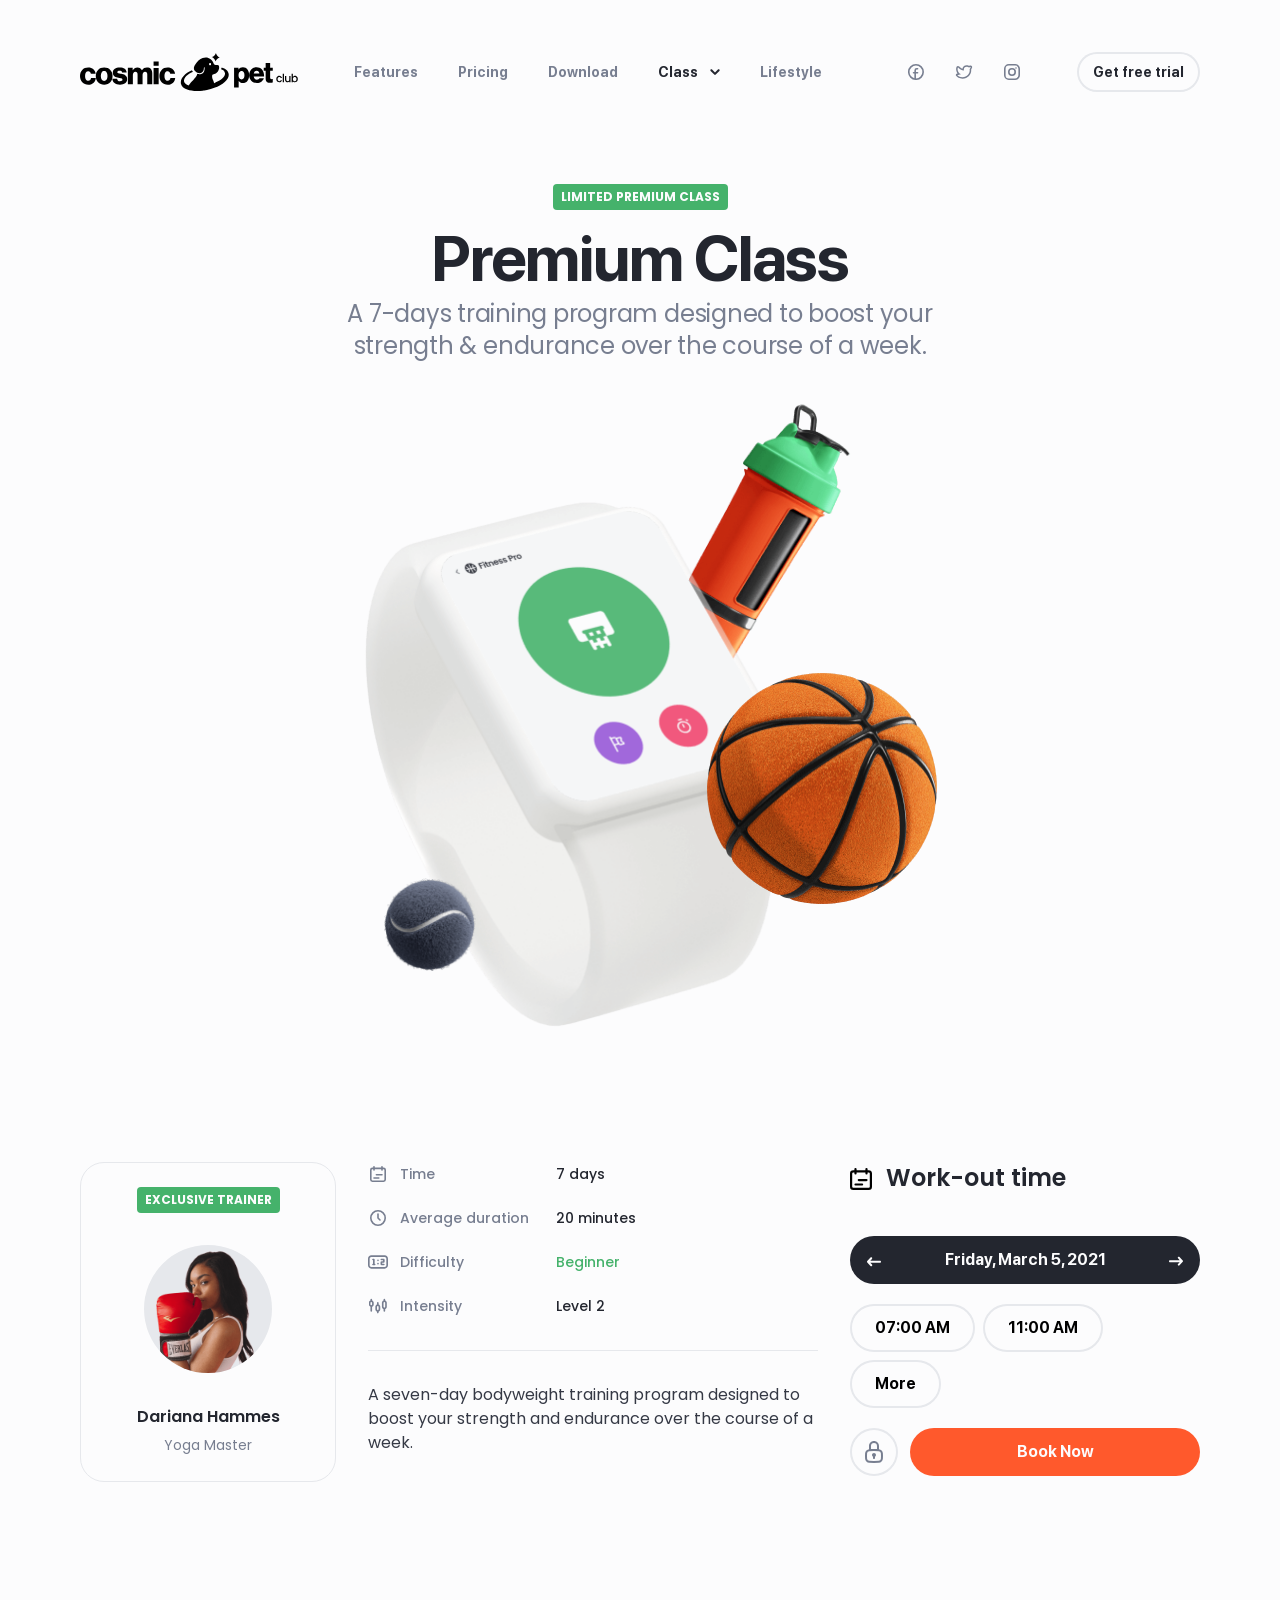
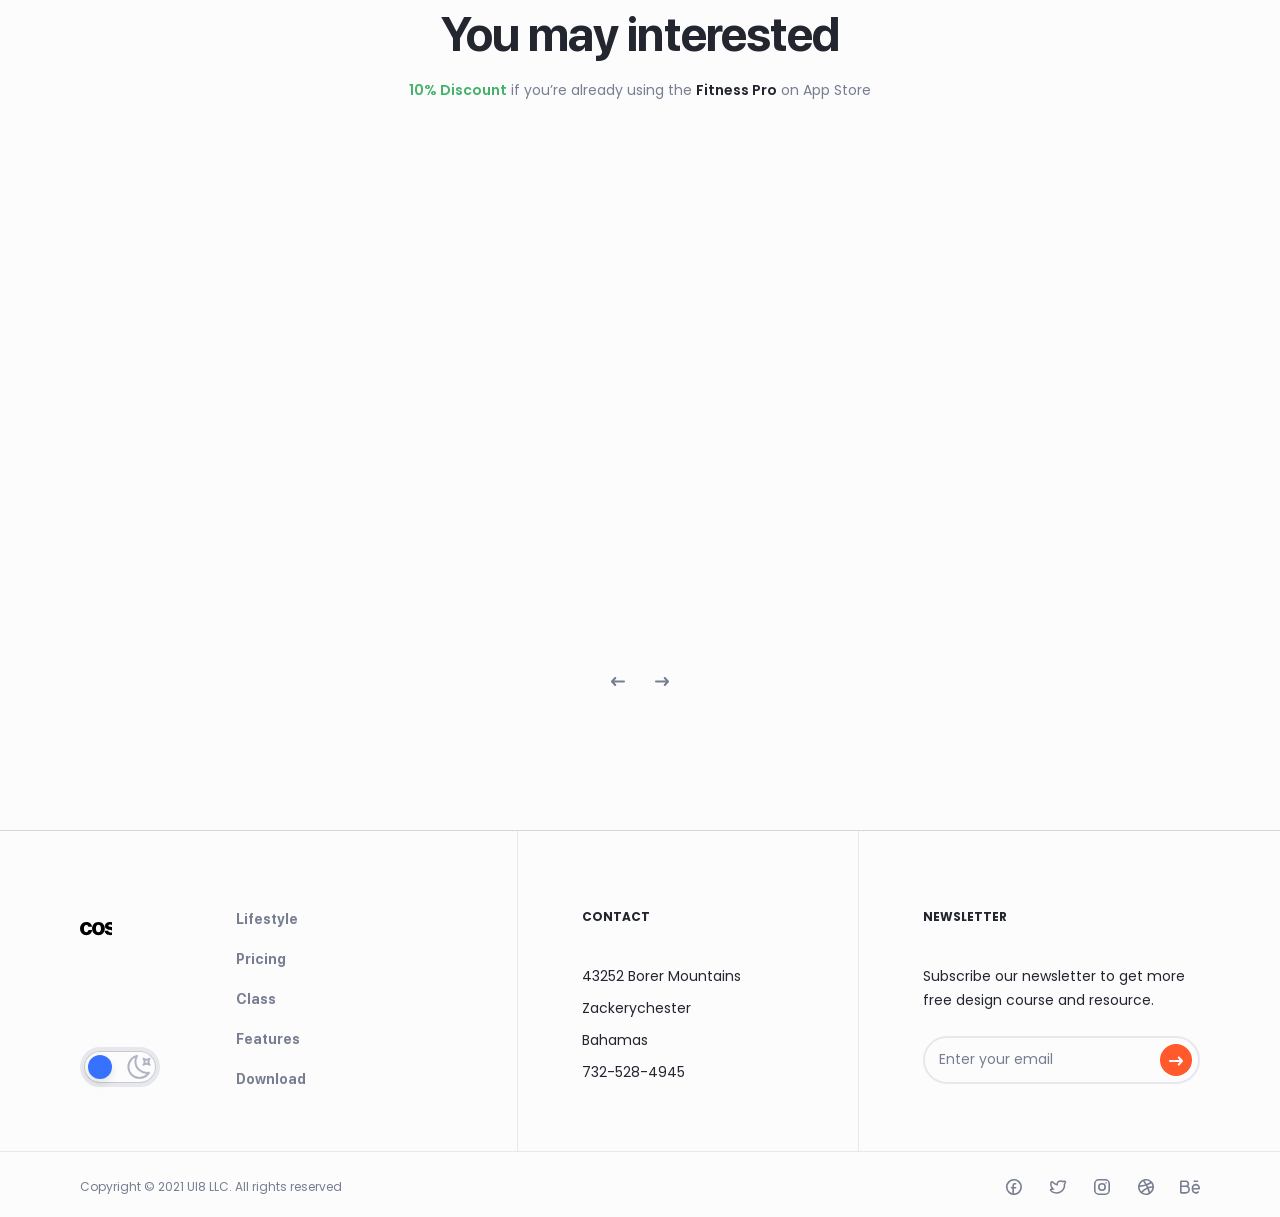
<file: class02-details.html>
<!DOCTYPE html>
<html lang="en">
  <head>
    <meta charset="utf-8">
    <title>Class02 Details</title>
    <meta http-equiv="X-UA-Compatible" content="IE=Edge">
    <meta name="viewport" content="width=device-width, initial-scale=1, maximum-scale=1.0, user-scalable=no">
    <meta name="format-detection" content="telephone=no">
    <link rel="apple-touch-icon" sizes="180x180" href="img/apple-touch-icon.png">
    <link rel="icon" type="image/png" sizes="32x32" href="img/favicon-32x32.png">
    <link rel="icon" type="image/png" sizes="16x16" href="img/favicon-16x16.png">
    <link rel="manifest" href="img/site.webmanifest">
    <link rel="mask-icon" href="img/safari-pinned-tab.svg" color="#5bbad5">
    <meta name="msapplication-TileColor" content="#da532c">
    <meta name="theme-color" content="#ffffff">
    <meta name="description" content="Premium Web UI Kit for Fitness Experience">
    <meta name="twitter:card" content="summary">
    <meta name="twitter:site" content="@ui8">
    <meta name="twitter:title" content="Fitness Pro: Website UI Kit">
    <meta name="twitter:description" content="Premium Web UI Kit for Fitness Experience">
    <meta name="twitter:creator" content="@ui8">
    <meta name="twitter:image" content="https://ui8-stacks-fitness-html.herokuapp.com/img/twitter-card.png">
    <meta property="og:title" content="Fitness Pro: Website UI Kit">
    <meta property="og:type" content="Article">
    <meta property="og:url" content="https://ui8.net/ui8/products/fitness-pro-website-ui-kit">
    <meta property="og:image" content="https://ui8-stacks-fitness-html.herokuapp.com/img/fb-og-image.png">
    <meta property="og:description" content="Premium Web UI Kit for Fitness Experience">
    <meta property="og:site_name" content="Fitness Pro: Website UI Kit">
    <meta property="fb:admins" content="132951670226590">
    <link rel="preconnect" href="https://fonts.gstatic.com">
    <link href="https://fonts.googleapis.com/css2?family=Poppins:wght@400;500;600;700&amp;display=swap" rel="stylesheet">
    <link rel="stylesheet" media="all" href="css/app.min.css">
    <script>
      var viewportmeta = document.querySelector('meta[name="viewport"]');
      if (viewportmeta) {
        if (screen.width < 375) {
          var newScale = screen.width / 375;
          viewportmeta.content = 'width=375, minimum-scale=' + newScale + ', maximum-scale=1.0, user-scalable=no, initial-scale=' + newScale + '';
        } else {
          viewportmeta.content = 'width=device-width, maximum-scale=1.0, initial-scale=1.0';
        }
      }
    </script>
  </head>
  <body>
    <script>
      console.log(localStorage.getItem('darkMode'));
      if (localStorage.getItem('darkMode') === "on") {
        document.body.classList.add("dark");
        document.addEventListener("DOMContentLoaded", function() {
          document.querySelector('.js-theme input').checked = true;
        });
      }
    </script>
    <!-- outer-->
    <div class="outer">
      <!-- header-->
      <header class="header js-header">
        <div class="header__center center"><a class="header__logo" href="index.html"><img class="some-icon" src="img/logo-dark.svg" alt="Fitness Pro"><img class="some-icon-dark" src="img/logo-light.svg" alt="Fitness Pro"></a>
          <div class="header__wrap js-header-wrap">
            <nav class="header__nav"><a class="header__link" href="features.html">Features</a><a class="header__link" href="pricing.html">Pricing</a><a class="header__link" href="download.html">Download</a>
              <div class="header__dropdown js-header-dropdown active">
                <div class="header__head js-header-head">Class
                  <svg class="icon icon-arrow-bottom">
                    <use xlink:href="#icon-arrow-bottom"></use>
                  </svg>
                </div>
                <div class="header__body js-header-body">
                  <div class="header__inner">
                    <div class="header__row">
                      <div class="header__col"><a class="header__direction" href="#">
                          <div class="header__info">Find a class to achieve your goals 🔥</div>
                          <div class="header__preview"><img srcSet="img/content/ball@2x.png 2x" src="img/content/ball.png" alt="Ball"></div></a>
                        <div class="header__menu"><a class="header__box" href="class01.html">
                            <div class="header__icon"><img src="img/menu-video.svg" alt="Video"></div>
                            <div class="header__text">Program Videos</div></a><a class="header__box active" href="class02.html">
                            <div class="header__icon"><img src="img/menu-class.svg" alt="Class"></div>
                            <div class="header__text">Premium Class</div></a></div>
                      </div>
                      <div class="header__col">
                        <div class="header__line">
                          <div class="header__cell"><a class="header__card" href="class01-details.html">
                              <div class="header__photo"><img srcSet="img/content/header-pic-1@2x.png 2x" src="img/content/header-pic-1.png" alt="Header content">
                                <div class="status-black header__category">featured class</div>
                              </div>
                              <div class="header__top">
                                <div class="header__user">
                                  <div class="header__avatar"><img src="img/content/avatar-1.png" alt="Avatar"></div>
                                  <div class="header__details">
                                    <div class="header__title">Sweet and Tone</div>
                                    <div class="header__trainer">Zack Beier</div>
                                  </div>
                                </div>
                                <div class="status-stroke-green header__level">beginner</div>
                              </div>
                              <div class="header__content">Sweet and Tone is a seven-day bodyweight training program designed to boost your strength and endurance over the course of a week.</div></a></div>
                          <div class="header__cell"><a class="header__item" href="class01-details.html">
                              <div class="header__photo"><img srcSet="img/content/header-pic-2@2x.png 2x" src="img/content/header-pic-2.png" alt="Header content"></div>
                              <div class="header__description">
                                <div class="status-green header__category">yoga</div>
                                <div class="header__user">
                                  <div class="header__avatar"><img src="img/content/avatar-2.png" alt="Avatar"></div>
                                  <div class="header__details">
                                    <div class="header__title">Sweet and Tone</div>
                                    <div class="header__trainer">Zack Beier</div>
                                  </div>
                                </div>
                              </div></a><a class="header__item" href="class01-details.html">
                              <div class="header__photo"><img srcSet="img/content/header-pic-3@2x.png 2x" src="img/content/header-pic-3.png" alt="Header content"></div>
                              <div class="header__description">
                                <div class="status-purple header__category">mindfulness</div>
                                <div class="header__user">
                                  <div class="header__avatar"><img src="img/content/avatar-3.png" alt="Avatar"></div>
                                  <div class="header__details">
                                    <div class="header__title">Sweet and Tone</div>
                                    <div class="header__trainer">Zack Beier</div>
                                  </div>
                                </div>
                              </div></a><a class="header__item" href="class01-details.html">
                              <div class="header__photo"><img srcSet="img/content/header-pic-4@2x.png 2x" src="img/content/header-pic-4.png" alt="Header content"></div>
                              <div class="header__description">
                                <div class="status-red header__category">fitness</div>
                                <div class="header__user">
                                  <div class="header__avatar"><img src="img/content/avatar-4.png" alt="Avatar"></div>
                                  <div class="header__details">
                                    <div class="header__title">Sweet and Tone</div>
                                    <div class="header__trainer">Zack Beier</div>
                                  </div>
                                </div>
                              </div></a></div>
                        </div>
                      </div>
                    </div>
                    <div class="header__foot">
                      <div class="header__stage">Pro Trainers</div>
                      <div class="header__list">
                        <div class="header__user">
                          <div class="header__avatar"><img src="img/content/avatar-1.png" alt="Avatar"></div>
                          <div class="header__details">
                            <div class="header__title">Boyd Reinger</div>
                            <div class="header__trainer">Personal trainer</div>
                          </div>
                        </div>
                        <div class="header__user">
                          <div class="header__avatar"><img src="img/content/avatar-2.png" alt="Avatar"></div>
                          <div class="header__details">
                            <div class="header__title">Randal Jacobson</div>
                            <div class="header__trainer">Personal trainer</div>
                          </div>
                        </div>
                        <div class="header__user">
                          <div class="header__avatar"><img src="img/content/avatar-3.png" alt="Avatar"></div>
                          <div class="header__details">
                            <div class="header__title">Dwight Schamberger</div>
                            <div class="header__trainer">Personal trainer</div>
                          </div>
                        </div>
                        <div class="header__user">
                          <div class="header__avatar"><img src="img/content/avatar-4.png" alt="Avatar"></div>
                          <div class="header__details">
                            <div class="header__title">Omari Gulgowski</div>
                            <div class="header__trainer">Personal trainer</div>
                          </div>
                        </div>
                      </div>
                    </div>
                  </div>
                </div>
              </div><a class="header__link" href="lifestyle.html">Lifestyle</a>
            </nav>
            <div class="header__group">
              <div class="header__contacts">
                <div class="header__element">
                  <div class="header__subtitle">Montanachester</div>
                  <div class="header__text">06787 Block Estates</div>
                </div>
                <div class="header__element">
                  <div class="header__subtitle">Lake Gene</div>
                  <div class="header__text">167 Emard River</div>
                </div>
                <div class="header__element">
                  <div class="header__subtitle">North Hassiefort</div>
                  <div class="header__text">032 Leonora Spurs</div>
                </div>
              </div>
              <div class="header__socials"><a class="header__social" href="https://www.facebook.com/ui8.net/" target="_blank">
                  <svg class="icon icon-facebook">
                    <use xlink:href="#icon-facebook"></use>
                  </svg></a><a class="header__social" href="https://twitter.com/ui8" target="_blank">
                  <svg class="icon icon-twitter">
                    <use xlink:href="#icon-twitter"></use>
                  </svg></a><a class="header__social" href="https://www.instagram.com/ui8net/" target="_blank">
                  <svg class="icon icon-instagram">
                    <use xlink:href="#icon-instagram"></use>
                  </svg></a></div>
              <button class="button-stroke button-small header__button">Get free trial</button>
            </div>
          </div>
          <button class="button-stroke button-small header__button">Get free trial</button>
          <button class="header__burger js-header-burger"></button>
        </div>
      </header>
      <!-- container-->
      <div class="outer__content">
        <div class="section-pb portfolio">
          <div class="portfolio__center center">
            <div class="portfolio__top">
              <div class="status-green portfolio__status">limited premium class</div>
              <h1 class="portfolio__title h1">Premium Class</h1>
              <div class="portfolio__info">A 7-days training program designed to boost your strength & endurance over the course of a week.</div>
            </div>
            <div class="portfolio__gallery">
              <div class="portfolio__preview" data-aos="animation-translate-up" data-aos-anchor=".portfolio__gallery"><img class="some-icon" srcSet="img/content/watch@2x.png 2x" src="img/content/watch.png" alt="Watch"><img class="some-icon-dark" srcSet="img/content/watch-dark@2x.png 2x" src="img/content/watch-dark.png" alt="Watch"></div>
              <div class="portfolio__preview" data-aos="animation-translate-up" data-aos-delay="300" data-aos-anchor=".portfolio__gallery"><img srcSet="img/content/ball@2x.png 2x" src="img/content/ball.png" alt="Ball"></div>
              <div class="portfolio__preview" data-aos="animation-translate-up" data-aos-delay="600" data-aos-anchor=".portfolio__gallery"><img srcSet="img/content/bottle@2x.png 2x" src="img/content/bottle.png" alt="Bottle"></div>
              <div class="portfolio__preview" data-aos="animation-translate-up" data-aos-delay="900" data-aos-anchor=".portfolio__gallery"><img srcSet="img/content/ball-black@2x.png 2x" src="img/content/ball-black.png" alt="Ball"></div>
            </div>
            <div class="portfolio__row">
              <div class="portfolio__trainer">
                <div class="status-green portfolio__status">exclusive trainer</div>
                <div class="portfolio__avatar"><img src="img/content/avatar-3.png" alt="Avatar"></div>
                <div class="portfolio__man">Dariana Hammes</div>
                <div class="portfolio__position">Yoga Master</div>
              </div>
              <div class="portfolio__wrap">
                <div class="portfolio__list">
                  <div class="portfolio__item">
                    <div class="portfolio__icon">
                      <svg class="icon icon-calendar">
                        <use xlink:href="#icon-calendar"></use>
                      </svg>
                    </div>
                    <div class="portfolio__parameter">Time</div>
                    <div class="portfolio__content">7 days</div>
                  </div>
                  <div class="portfolio__item">
                    <div class="portfolio__icon">
                      <svg class="icon icon-clock">
                        <use xlink:href="#icon-clock"></use>
                      </svg>
                    </div>
                    <div class="portfolio__parameter">Average duration</div>
                    <div class="portfolio__content">20 minutes</div>
                  </div>
                  <div class="portfolio__item">
                    <div class="portfolio__icon">
                      <svg class="icon icon-scoreboard">
                        <use xlink:href="#icon-scoreboard"></use>
                      </svg>
                    </div>
                    <div class="portfolio__parameter">Difficulty</div>
                    <div class="portfolio__content" style="color: #45B26B;">Beginner</div>
                  </div>
                  <div class="portfolio__item">
                    <div class="portfolio__icon">
                      <svg class="icon icon-candlesticks">
                        <use xlink:href="#icon-candlesticks"></use>
                      </svg>
                    </div>
                    <div class="portfolio__parameter">Intensity</div>
                    <div class="portfolio__content">Level 2</div>
                  </div>
                </div>
                <div class="portfolio__note">A seven-day bodyweight training program designed to boost your strength and endurance over the course of a week.</div>
              </div>
              <div class="portfolio__details">
                <div class="portfolio__head">
                  <svg class="icon icon-calendar">
                    <use xlink:href="#icon-calendar"></use>
                  </svg>Work-out time
                </div>
                <div class="portfolio__body">
                  <div class="portfolio__control">
                    <button class="portfolio__prev">
                      <svg class="icon icon-arrow-prev">
                        <use xlink:href="#icon-arrow-prev"></use>
                      </svg>
                    </button>
                    <div class="portfolio__date">Friday, March 5, 2021</div>
                    <button class="portfolio__next">
                      <svg class="icon icon-arrow-next">
                        <use xlink:href="#icon-arrow-next"></use>
                      </svg>
                    </button>
                  </div>
                  <div class="portfolio__variants">
                    <button class="portfolio__variant">07:00 AM</button>
                    <button class="portfolio__variant">11:00 AM</button>
                    <button class="portfolio__variant">More</button>
                  </div>
                  <div class="portfolio__btns">
                    <button class="button-circle-stroke portfolio__button">
                      <svg class="icon icon-lock">
                        <use xlink:href="#icon-lock"></use>
                      </svg>
                    </button>
                    <button class="button portfolio__button">Book Now</button>
                  </div>
                </div>
              </div>
            </div>
          </div>
        </div>
        <div class="section-pb programs">
          <div class="programs__center center">
            <div class="programs__top">
              <h2 class="programs__title h2">You may interested</h2>
              <div class="programs__info"><strong class="programs__green">10% Discount</strong> if you’re already using the <strong class="programs__black">Fitness Pro</strong> on App Store</div>
            </div>
            <div class="programs__wrap">
              <div class="programs__slider js-slider-programs">
                <div class="programs__slide" data-aos="animation-opacity">
                  <div class="programs__item">
                    <div class="programs__icon" style="background-color: #45B26B;"><img src="img/content/user.svg" alt="User"></div>
                    <div class="programs__subtitle">Beginners</div>
                    <div class="programs__content">A 7-days training program designed to boost your strength & endurance over the course of a week.</div><a class="button-stroke programs__button" href="class02-details.html">Book a class</a>
                  </div>
                </div>
                <div class="programs__slide" data-aos="animation-opacity">
                  <div class="programs__item">
                    <div class="programs__icon" style="background-color: #9757D7;"><img src="img/content/medal-1.svg" alt="Medal"></div>
                    <div class="programs__subtitle">Advanced</div>
                    <div class="programs__content">A 7-days training program designed to boost your strength & endurance over the course of a week.</div><a class="button-stroke programs__button" href="class02-details.html">Book a class</a>
                  </div>
                </div>
                <div class="programs__slide" data-aos="animation-opacity">
                  <div class="programs__item">
                    <div class="programs__icon" style="background-color: #3772FF;"><img src="img/content/lightning.svg" alt="Lightning"></div>
                    <div class="programs__subtitle">Premium</div>
                    <div class="programs__content">A 7-days training program designed to boost your strength & endurance over the course of a week.</div><a class="button-stroke programs__button" href="class02-details.html">Book a class</a>
                  </div>
                </div>
                <div class="programs__slide" data-aos="animation-opacity">
                  <div class="programs__item">
                    <div class="programs__icon" style="background-color: #45B26B;"><img src="img/content/user.svg" alt="User"></div>
                    <div class="programs__subtitle">Beginners</div>
                    <div class="programs__content">A 7-days training program designed to boost your strength & endurance over the course of a week.</div><a class="button-stroke programs__button" href="class02-details.html">Book a class</a>
                  </div>
                </div>
                <div class="programs__slide" data-aos="animation-opacity">
                  <div class="programs__item">
                    <div class="programs__icon" style="background-color: #9757D7;"><img src="img/content/medal-1.svg" alt="Medal"></div>
                    <div class="programs__subtitle">Advanced</div>
                    <div class="programs__content">A 7-days training program designed to boost your strength & endurance over the course of a week.</div><a class="button-stroke programs__button" href="class02-details.html">Book a class</a>
                  </div>
                </div>
                <div class="programs__slide" data-aos="animation-opacity">
                  <div class="programs__item">
                    <div class="programs__icon" style="background-color: #3772FF;"><img src="img/content/lightning.svg" alt="Lightning"></div>
                    <div class="programs__subtitle">Premium</div>
                    <div class="programs__content">A 7-days training program designed to boost your strength & endurance over the course of a week.</div><a class="button-stroke programs__button" href="class02-details.html">Book a class</a>
                  </div>
                </div>
              </div>
            </div>
          </div>
        </div>
      </div>
      <!-- footer-->
      <footer class="footer">
        <div class="footer__body">
          <div class="footer__center center">
            <div class="footer__col">
              <div class="footer__box"><a class="footer__logo" href="index.html"><img class="some-icon" src="img/logo-dark.svg" alt="Fitness Pro"><img class="some-icon-dark" src="img/logo-light.svg" alt="Fitness Pro"></a>
                <label class="theme js-theme">
                  <input class="theme__input" type="checkbox"/><span class="theme__inner"><span class="theme__box"></span><span class="theme__icon">
                      <svg class="icon icon-moon">
                        <use xlink:href="#icon-moon"></use>
                      </svg>
                      <svg class="icon icon-sun">
                        <use xlink:href="#icon-sun"></use>
                      </svg></span></span>
                </label>
              </div>
              <div class="footer__item">
                <div class="footer__category">footer nav
                  <svg class="icon icon-arrow-bottom">
                    <use xlink:href="#icon-arrow-bottom"></use>
                  </svg>
                </div>
                <div class="footer__menu"><a class="footer__link" href="lifestyle.html">Lifestyle</a><a class="footer__link" href="pricing.html">Pricing</a><a class="footer__link" href="class01.html">Class</a><a class="footer__link" href="features.html">Features</a><a class="footer__link" href="download.html">Download</a></div>
              </div>
            </div>
            <div class="footer__col">
              <div class="footer__category">contact</div>
              <div class="footer__info">
                <p>43252 Borer Mountains</p>
                <p>Zackerychester</p>
                <p>Bahamas</p>
                <p>732-528-4945</p>
              </div>
            </div>
            <div class="footer__col">
              <div class="footer__category">newsletter</div>
              <div class="footer__info">Subscribe our newsletter to get more free design course and resource.</div>
              <form class="subscription">
                <input class="subscription__input" type="email" placeholder="Enter your email" required="required"/>
                <button class="subscription__btn">
                  <svg class="icon icon-arrow-right">
                    <use xlink:href="#icon-arrow-right"></use>
                  </svg>
                </button>
              </form>
            </div>
          </div>
        </div>
        <div class="footer__bottom">
          <div class="footer__center center">
            <div class="footer__copyright">Copyright © 2021 UI8 LLC. All rights reserved</div>
            <div class="footer__socials"><a class="footer__social" href="https://www.facebook.com/ui8.net/" target="_blank">
                <svg class="icon icon-facebook">
                  <use xlink:href="#icon-facebook"></use>
                </svg></a><a class="footer__social" href="https://twitter.com/ui8" target="_blank">
                <svg class="icon icon-twitter">
                  <use xlink:href="#icon-twitter"></use>
                </svg></a><a class="footer__social" href="https://www.instagram.com/ui8net/" target="_blank">
                <svg class="icon icon-instagram">
                  <use xlink:href="#icon-instagram"></use>
                </svg></a><a class="footer__social" href="https://dribbble.com/ui8" target="_blank">
                <svg class="icon icon-dribbble">
                  <use xlink:href="#icon-dribbble"></use>
                </svg></a><a class="footer__social" href="https://www.behance.net/ui8" target="_blank">
                <svg class="icon icon-behance">
                  <use xlink:href="#icon-behance"></use>
                </svg></a></div>
          </div>
        </div>
      </footer>
    </div>
    <!-- scripts-->
    <script src="js/lib/jquery.min.js"></script>
    <script src="js/lib/slick.min.js"></script>
    <script src="js/lib/jquery.nice-select.min.js"></script>
    <script src="js/lib/jquery.magnific-popup.min.js"></script>
    <script src="js/lib/aos.js"></script>
    <script src="js/app.js"></script>
    <!-- svg sprite-->
    <div style="display: none"><svg width="0" height="0">
<symbol xmlns="http://www.w3.org/2000/svg" viewBox="0 0 16 16" id="icon-arrow-right">
<path d="M10.39 3.153c.464-.428 1.187-.399 1.615.065l3.692 4c.404.438.404 1.113 0 1.55l-3.692 4c-.428.464-1.151.493-1.615.065s-.493-1.151-.065-1.615l1.922-2.082H1.143C.512 9.136 0 8.624 0 7.993S.512 6.85 1.143 6.85h11.104l-1.922-2.082c-.428-.464-.399-1.187.065-1.615z"></path>
</symbol>
<symbol xmlns="http://www.w3.org/2000/svg" viewBox="0 0 16 16" id="icon-arrow-bottom">
<path d="M15.039 3.961c-.653-.653-1.713-.653-2.366 0L8 8.634 3.327 3.961c-.653-.653-1.713-.653-2.366 0s-.653 1.713 0 2.366l5.856 5.856c.653.653 1.713.653 2.366 0l5.856-5.856c.653-.653.653-1.713 0-2.366z"></path>
</symbol>
<symbol xmlns="http://www.w3.org/2000/svg" viewBox="0 0 16 16" id="icon-arrow-right-empty">
<path d="M5.551 15.665l-.1.089c-.449.355-1.102.326-1.517-.089-.446-.446-.446-1.17 0-1.616h0l6.048-6.05-6.048-6.048-.089-.1C3.491 1.403 3.52.749 3.935.335c.446-.446 1.17-.446 1.616 0h0l6.857 6.857.089.1c.355.449.326 1.102-.089 1.517h0l-6.857 6.857z"></path>
</symbol>
<symbol xmlns="http://www.w3.org/2000/svg" viewBox="0 0 16 16" id="icon-arrow-down">
<path d="M12.833 10.39c.428.464.399 1.187-.065 1.615l-4 3.692c-.438.404-1.113.404-1.55 0l-4-3.692c-.464-.428-.493-1.151-.065-1.615s1.151-.493 1.615-.065l2.082 1.922V1.143C6.85.512 7.362 0 7.993 0s1.143.512 1.143 1.143v11.104l2.082-1.922c.464-.428 1.187-.399 1.615.065z"></path>
</symbol>
<symbol xmlns="http://www.w3.org/2000/svg" viewBox="0 0 16 16" id="icon-arrow-prev">
<path d="M5.61 13.697c-.464.428-1.187.399-1.615-.065l-3.692-4c-.404-.438-.404-1.113 0-1.55l3.692-4c.428-.464 1.151-.493 1.615-.065s.493 1.151.065 1.615L3.753 7.714h11.104c.631 0 1.143.512 1.143 1.143S15.488 10 14.857 10H3.753l1.922 2.082c.428.464.399 1.187-.065 1.615z"></path>
</symbol>
<symbol xmlns="http://www.w3.org/2000/svg" viewBox="0 0 16 16" id="icon-arrow-next">
<path d="M10.39 3.303c.464-.428 1.187-.399 1.615.065l3.692 4c.404.438.404 1.113 0 1.55l-3.692 4c-.428.464-1.151.493-1.615.065s-.493-1.151-.065-1.615l1.922-2.082H1.143C.512 9.286 0 8.774 0 8.143S.512 7 1.143 7h11.104l-1.922-2.082c-.428-.464-.399-1.187.065-1.615z"></path>
</symbol>
<symbol xmlns="http://www.w3.org/2000/svg" viewBox="0 0 16 16" id="icon-instagram">
<path d="M11.2 0A4.8 4.8 0 0 1 16 4.8h0v6.4a4.8 4.8 0 0 1-4.8 4.8h0-6.4A4.8 4.8 0 0 1 0 11.2h0V4.8A4.8 4.8 0 0 1 4.8 0h0zm0 1.6H4.8a3.2 3.2 0 0 0-3.2 3.2v6.4a3.2 3.2 0 0 0 3.2 3.2h6.4a3.2 3.2 0 0 0 3.2-3.2V4.8a3.2 3.2 0 0 0-3.2-3.2zM8 4a4 4 0 1 1 0 8 4 4 0 1 1 0-8zm0 1.6a2.4 2.4 0 0 0 0 4.8 2.4 2.4 0 0 0 0-4.8zm4-2.4a.8.8 0 1 1 0 1.6.8.8 0 1 1 0-1.6z"></path>
</symbol>
<symbol xmlns="http://www.w3.org/2000/svg" viewBox="0 0 16 16" id="icon-facebook">
<path d="M7.967.017a8 8 0 1 1 0 16 8 8 0 1 1 0-16zm0 1.6a6.4 6.4 0 0 0-6.4 6.4c0 2.982 2.039 5.487 4.799 6.198l.001-4.598h-.8a.8.8 0 1 1 0-1.6h.8v-1.6a2.4 2.4 0 0 1 2.4-2.4h.8a.8.8 0 1 1 0 1.6h0-.8a.8.8 0 0 0-.8.8h0v1.6h1.6a.8.8 0 1 1 0 1.6h0-1.6v4.8a6.4 6.4 0 0 0 0-12.8z"></path>
</symbol>
<symbol xmlns="http://www.w3.org/2000/svg" viewBox="0 0 16 16" id="icon-twitter">
<path d="M2.121 9.233C1.018 9.236.306 10.492.986 11.444c.973 1.363 2.737 2.456 5.681 2.456 4.563 0 8.226-3.719 7.714-8.113l.751-1.503c.521-1.042-.384-2.227-1.527-1.999l-.993.198c-.263-.139-.535-.244-.768-.32-.454-.148-1.003-.265-1.511-.265-.913 0-1.701.234-2.327.704-.619.464-.968 1.075-1.159 1.635-.088.258-.147.518-.185.766-.354-.111-.715-.261-1.069-.445-.802-.415-1.451-.942-1.817-1.404-.614-.775-1.915-.717-2.371.29-.643 1.42-.467 3.102.111 4.462a6.57 6.57 0 0 0 .754 1.324l-.151.001zm4.546 3.333c-2.576 0-3.907-.933-4.596-1.898-.031-.043 0-.102.054-.103.701-.002 2.139-.035 3.087-.59.049-.029.038-.101-.016-.119-2.211-.743-3.467-3.891-2.575-5.86.02-.045.081-.051.112-.012C3.752 5.271 5.98 6.531 7.919 6.566c.042.001.074-.037.067-.079-.078-.507-.376-3.254 2.347-3.254.65 0 1.618.317 1.974.642a.07.07 0 0 0 .061.017l1.498-.3c.054-.011.098.046.073.095l-.929 1.858c-.006.013-.008.028-.006.042.651 3.658-2.345 6.978-6.337 6.978z"></path>
</symbol>
<symbol xmlns="http://www.w3.org/2000/svg" viewBox="0 0 16 16" id="icon-dribbble">
<path d="M8 0a7.97 7.97 0 0 1 5.441 2.135h0l.012.011.191.184-.203-.195.251.244.391.425.058.069.122.15.07.09a7.96 7.96 0 0 1 1.606 3.903l.021.186.002.015.01.111-.012-.127.024.299L16 8l-.004.249L16 8l-.025.632-.013.149-.002.02c-.248 2.499-1.647 4.659-3.658 5.945l-.017.011-.028.018-.236.143.264-.161-.307.186-.531.279-.114.053-.211.093-.034.014C10.138 15.78 9.095 16 8 16c-1.715 0-3.304-.54-4.606-1.458h0l-.033-.024-.468-.36-.025-.021-.186-.161-.062-.056-.414-.405-.024-.025C.829 12.057 0 10.125 0 8l.005-.297L0 7.993l.011-.415.013-.199.007-.09.02-.203.019-.156.027-.186.016-.1.04-.216.008-.037C.643 4.036 2.157 2.059 4.21.953l-.266.15.301-.169.27-.137.088-.042.154-.07.124-.054.536-.205.031-.011C6.25.146 7.108 0 8 0zm1.356 9.906c-1.362.66-2.858 1.732-4.775 3.502A6.35 6.35 0 0 0 8 14.4a6.38 6.38 0 0 0 2.504-.508 24.45 24.45 0 0 0-1.148-3.985zm4.991-1.08l-.04.001c-1.289.046-2.38.169-3.462.495a25.99 25.99 0 0 1 1.113 3.706 6.39 6.39 0 0 0 2.389-4.202zM7.942 6.86c-1.85.583-3.914.939-6.34 1.076A.85.85 0 0 0 1.6 8c0 1.695.659 3.237 1.735 4.382 2.086-1.945 3.78-3.18 5.397-3.951L7.942 6.86zm5.266-2.581l-.147.101c-1.136.761-2.314 1.406-3.597 1.931l.759 1.53c1.34-.425 2.665-.568 4.129-.616a6.34 6.34 0 0 0-1.144-2.946zM4.958 2.37l-.126.068c-1.459.833-2.558 2.223-3.009 3.88 2.028-.132 3.752-.426 5.288-.878-.639-1.026-1.357-2.042-2.153-3.07zM8 1.6a6.42 6.42 0 0 0-1.485.173l2.147 3.135c1.224-.484 2.349-1.087 3.444-1.816C10.995 2.16 9.563 1.6 8 1.6z"></path>
</symbol>
<symbol xmlns="http://www.w3.org/2000/svg" viewBox="0 0 16 16" id="icon-behance">
<path d="M12.667 5.367C14.508 5.367 16 6.86 16 8.701v.667c0 .368-.298.667-.667.667h-4.667a2 2 0 0 0 2 2 1.99 1.99 0 0 0 1.233-.425c.177-.139.387-.242.612-.242.571 0 .937.59.537.998-.605.618-1.449 1.002-2.382 1.002-1.841 0-3.333-1.492-3.333-3.333V8.701c0-1.841 1.492-3.333 3.333-3.333zm-8-2.667c1.473 0 2.667 1.194 2.667 2.667a2.66 2.66 0 0 1-.8 1.905A3.33 3.33 0 0 1 8 10.033c0 1.841-1.492 3.333-3.333 3.333h0-3.524C.512 13.367 0 12.855 0 12.224h0V3.767C0 3.178.478 2.7 1.067 2.7h0zm0 5.333H1.333v4h3.333a2 2 0 0 0 0-4zm8-1.333a2 2 0 0 0-2 2h4a2 2 0 0 0-2-2zm-8-2.667H1.333V6.7h3.333C5.403 6.7 6 6.103 6 5.367s-.597-1.333-1.333-1.333zM14 2.7c.368 0 .667.298.667.667s-.298.667-.667.667h0-2.667c-.368 0-.667-.298-.667-.667s.298-.667.667-.667h0z"></path>
</symbol>
<symbol xmlns="http://www.w3.org/2000/svg" viewBox="0 0 16 16" id="icon-linkedin">
<path d="M12.8.001a3.2 3.2 0 0 1 3.2 3.2h0v9.6a3.2 3.2 0 0 1-3.2 3.2h0-9.6a3.2 3.2 0 0 1-3.2-3.2h0v-9.6a3.2 3.2 0 0 1 3.2-3.2h0zm0 1.6H3.2a1.6 1.6 0 0 0-1.6 1.6v9.6a1.6 1.6 0 0 0 1.6 1.6h9.6a1.6 1.6 0 0 0 1.6-1.6v-9.6a1.6 1.6 0 0 0-1.6-1.6zM4 6.401a.8.8 0 0 1 .8.8h0v4.8a.8.8 0 0 1-1.6 0h0v-4.8a.8.8 0 0 1 .8-.8zm5.6 0a3.2 3.2 0 0 1 3.2 3.2v2.4a.8.8 0 1 1-1.6 0v-2.4a1.6 1.6 0 0 0-3.2 0v2.4a.8.8 0 0 1-1.6 0v-4.8a.8.8 0 0 1 1.529-.33c.486-.298 1.059-.47 1.671-.47zM4 3.201a.8.8 0 0 1 0 1.6.8.8 0 0 1 0-1.6z"></path>
</symbol>
<symbol xmlns="http://www.w3.org/2000/svg" viewBox="0 0 16 16" id="icon-play">
<path d="M1.509 2.463c0-1.71 1.876-2.755 3.33-1.855l8.945 5.538c1.378.853 1.378 2.857 0 3.711l-8.945 5.538c-1.454.899-3.33-.147-3.33-1.856V2.463z"></path>
</symbol>
<symbol xmlns="http://www.w3.org/2000/svg" viewBox="0 0 16 16" id="icon-info">
<path d="M8 0a1.6 1.6 0 1 0 0 3.2A1.6 1.6 0 1 0 8 0zm0 6.4A1.6 1.6 0 0 0 6.4 8v6.4a1.6 1.6 0 1 0 3.2 0V8A1.6 1.6 0 0 0 8 6.4z"></path>
</symbol>
<symbol xmlns="http://www.w3.org/2000/svg" viewBox="0 0 16 16" id="icon-check">
<path d="M14.049 2.635c.446-.446 1.17-.446 1.616 0 .412.412.444 1.06.095 1.509l-.095.108-9.143 9.143c-.412.412-1.06.444-1.509.095l-.108-.095L.335 8.822c-.446-.446-.446-1.17 0-1.616.412-.412 1.06-.444 1.509-.095l.108.095 3.763 3.762 8.335-8.334z"></path>
</symbol>
<symbol xmlns="http://www.w3.org/2000/svg" viewBox="0 0 16 16" id="icon-download">
<path d="M10.943 5.887l1.395.107c1.08.114 1.941.88 2.07 2.011.074.645.133 1.575.133 2.905l-.133 2.905c-.129 1.13-.988 1.897-2.069 2.011-.859.091-2.227.175-4.344.175s-3.485-.085-4.344-.175c-1.08-.114-1.939-.88-2.069-2.011-.074-.645-.133-1.575-.133-2.905l.133-2.905c.129-1.131.99-1.897 2.07-2.011l1.395-.107c.401-.021.744.286.765.688s-.286.744-.688.765l-1.32.101c-.455.048-.731.327-.777.729-.066.577-.123 1.451-.123 2.74l.123 2.74c.046.403.322.681.776.729.796.084 2.111.167 4.191.167l4.191-.167c.454-.048.73-.327.776-.729.066-.577.123-1.451.123-2.74l-.123-2.74c-.046-.402-.322-.682-.777-.729l-1.32-.101c-.401-.021-.709-.364-.688-.765s.364-.709.765-.688zM8.51.213l2.545 2.545a.73.73 0 0 1 0 1.029c-.284.284-.745.284-1.029 0L8.723 2.483v6.972c0 .402-.326.727-.727.727s-.727-.326-.727-.727V2.483L5.964 3.787c-.284.284-.745.284-1.029 0s-.284-.745 0-1.029L7.481.213c.284-.284.745-.284 1.029 0z"></path>
</symbol>
<symbol xmlns="http://www.w3.org/2000/svg" viewBox="0 0 16 16" id="icon-calendar">
<path d="M11.999 0a.8.8 0 0 1 .8.8h0l-.001.799.802.001a2.4 2.4 0 0 1 2.394 2.236L16 4v9.6a2.4 2.4 0 0 1-2.4 2.4h0H2.4A2.4 2.4 0 0 1 0 13.6h0V4a2.4 2.4 0 0 1 2.4-2.4h0l.798-.001L3.199.8a.8.8 0 0 1 .7-.794l.1-.006a.8.8 0 0 1 .8.8h0l-.001.799h6.4L11.199.8a.8.8 0 0 1 .7-.794zM13.6 3.2l-.802-.001.001.801a.8.8 0 0 1-.7.794l-.1.006a.8.8 0 0 1-.8-.8h0l-.001-.801h-6.4L4.799 4a.8.8 0 0 1-.7.794l-.1.006a.8.8 0 0 1-.8-.8h0l-.001-.801L2.4 3.2a.8.8 0 0 0-.8.8v9.6a.8.8 0 0 0 .8.8h11.2a.8.8 0 0 0 .8-.8V4a.8.8 0 0 0-.8-.8zm-4.801 8a.8.8 0 1 1 0 1.6h0-4.8a.8.8 0 1 1 0-1.6h0zm3.2-3.2a.8.8 0 1 1 0 1.6h0-5.6a.8.8 0 1 1 0-1.6h0z"></path>
</symbol>
<symbol xmlns="http://www.w3.org/2000/svg" viewBox="0 0 16 16" id="icon-scoreboard">
<path d="M13.333 2.65C14.806 2.65 16 3.844 16 5.317h0v5.333c0 1.473-1.194 2.667-2.667 2.667h0H2.667C1.194 13.317 0 12.123 0 10.65h0V5.317C0 3.844 1.194 2.65 2.667 2.65h0zm0 1.333H2.667c-.736 0-1.333.597-1.333 1.333v5.333c0 .736.597 1.333 1.333 1.333h10.667c.736 0 1.333-.597 1.333-1.333V5.317c0-.736-.597-1.333-1.333-1.333zm-1 1.333a1 1 0 0 1 1 1V7.65a1 1 0 0 1-1 1h-1v.667h1.333c.368 0 .667.298.667.667s-.298.667-.667.667H11a1 1 0 0 1-1-1V8.317a1 1 0 0 1 1-1h1V6.65h-1.333c-.368 0-.667-.298-.667-.667s.298-.667.667-.667h1.667zm-7.666 0c.368 0 .667.298.667.667v3.333c.368 0 .667.298.667.667s-.298.667-.667.667H4.001c-.368 0-.667-.298-.667-.667s.298-.667.667-.667V6.65c-.368 0-.667-.298-.667-.667s.298-.667.667-.667h.667zM8.001 8.65c.368 0 .667.298.667.667s-.298.667-.667.667-.667-.298-.667-.667.298-.667.667-.667zm0-2.667c.368 0 .667.298.667.667s-.298.667-.667.667-.667-.298-.667-.667.298-.667.667-.667z"></path>
</symbol>
<symbol xmlns="http://www.w3.org/2000/svg" viewBox="0 0 16 16" id="icon-clock">
<path d="M8 0a8 8 0 1 1 0 16A8 8 0 1 1 8 0zm0 1.6a6.4 6.4 0 0 0 0 12.8A6.4 6.4 0 1 0 8 1.6zm0 1.6a.8.8 0 0 1 .8.8v3.669l1.766 1.766a.8.8 0 0 1-1.131 1.131l-2-2A.8.8 0 0 1 7.2 8V4a.8.8 0 0 1 .8-.8z"></path>
</symbol>
<symbol xmlns="http://www.w3.org/2000/svg" viewBox="0 0 16 16" id="icon-candlesticks">
<path d="M7.833 4.409c.402 0 .727.326.727.727h0l.001 1.579c.846.3 1.453 1.108 1.453 2.057h0v2.182c0 .949-.606 1.757-1.453 2.057l-.001.852c0 .402-.326.727-.727.727s-.727-.326-.727-.727h0l-.001-.851c-.847-.299-1.455-1.107-1.455-2.057h0V8.772c0-.95.607-1.758 1.455-2.057l.001-1.578c0-.402.326-.727.727-.727zM2.015 1.5c.402 0 .727.326.727.727h0v.852c.847.3 1.454 1.108 1.454 2.057h0V6.59c0 .95-.607 1.757-1.454 2.057v3.76c0 .402-.326.727-.727.727s-.727-.326-.727-.727h0v-3.76C.44 8.349-.168 7.54-.168 6.59h0V5.136c0-.95.608-1.759 1.455-2.058v-.851c0-.402.326-.727.727-.727zm11.634 0c.402 0 .727.326.727.727h0v.851c.848.299 1.456 1.107 1.456 2.058h0v3.636c0 .951-.608 1.759-1.456 2.058v1.578c0 .402-.326.727-.727.727s-.727-.326-.727-.727h0l.001-1.579c-.846-.3-1.453-1.108-1.453-2.057h0V5.136c0-.949.606-1.757 1.453-2.057l-.001-.852c0-.402.326-.727.727-.727zM7.832 8.045c-.402 0-.727.326-.727.727v2.182c0 .402.326.727.727.727s.727-.326.727-.727V8.772c0-.402-.326-.727-.727-.727zm5.819-3.636c-.402 0-.727.326-.727.727v3.636c0 .402.326.727.727.727s.727-.326.727-.727V5.136c0-.402-.326-.727-.727-.727zm-11.637 0c-.402 0-.727.326-.727.727V6.59c0 .402.326.727.727.727s.727-.326.727-.727V5.136c0-.402-.326-.727-.727-.727z"></path>
</symbol>
<symbol xmlns="http://www.w3.org/2000/svg" viewBox="0 0 16 16" id="icon-lock">
<path d="M7.995 0c2.008 0 3.636 1.628 3.636 3.636v2.306c1.532.176 2.716 1.396 2.828 2.951l.081 2.015-.081 2.015c-.117 1.612-1.384 2.863-2.997 2.966L7.995 16a54.94 54.94 0 0 1-3.468-.11c-1.613-.103-2.88-1.354-2.997-2.966l-.081-2.015.081-2.015c.117-1.612 1.384-2.863 2.997-2.966l-.168.014V3.636C4.359 1.628 5.987 0 7.995 0zm0 7.273l-3.376.107a1.73 1.73 0 0 0-1.638 1.619l-.077 1.911.077 1.911a1.73 1.73 0 0 0 1.638 1.619l3.376.107 3.376-.107a1.73 1.73 0 0 0 1.638-1.619l.077-1.911-.077-1.911a1.73 1.73 0 0 0-1.638-1.619l-3.376-.107zm0 1.455c.803 0 1.455.651 1.455 1.455 0 .538-.293 1.008-.727 1.26h0v.922c0 .402-.326.727-.727.727s-.727-.326-.727-.727h0v-.922c-.435-.251-.727-.722-.727-1.26 0-.803.651-1.455 1.455-1.455zm0-7.273a2.18 2.18 0 0 0-2.182 2.182l-.002 2.225 2.184-.043 2.184.043-.002-2.225a2.18 2.18 0 0 0-2.182-2.182z"></path>
</symbol>
<symbol xmlns="http://www.w3.org/2000/svg" viewBox="0 0 16 16" id="icon-user">
<path d="M7.995 0c2.41 0 4.364 1.954 4.364 4.364 0 1.347-.61 2.551-1.569 3.351l-.145.116c2.295 1.017 3.896 3.315 3.896 5.987v1.454c0 .402-.326.727-.727.727s-.727-.326-.727-.727v-1.454a5.09 5.09 0 1 0-10.182 0v1.454c0 .402-.326.727-.727.727s-.727-.326-.727-.727v-1.454c0-2.672 1.601-4.971 3.897-5.987-1.043-.797-1.715-2.054-1.715-3.467C3.632 1.954 5.585 0 7.995 0zm0 1.455a2.91 2.91 0 0 0-2.909 2.909 2.91 2.91 0 0 0 2.909 2.909 2.91 2.91 0 0 0 2.909-2.909 2.91 2.91 0 0 0-2.909-2.909z"></path>
</symbol>
<symbol xmlns="http://www.w3.org/2000/svg" viewBox="0 0 16 16" id="icon-button-play">
<path d="M8 1.45c1.87 0 3.473.134 4.694.286a3.5 3.5 0 0 1 3.058 3.013c.136.965.248 2.106.248 3.246a23.73 23.73 0 0 1-.248 3.246 3.5 3.5 0 0 1-3.058 3.013A38.07 38.07 0 0 1 8 14.541a38.07 38.07 0 0 1-4.694-.286 3.5 3.5 0 0 1-3.058-3.013C.112 10.276 0 9.136 0 7.995s.112-2.281.248-3.246a3.5 3.5 0 0 1 3.058-3.013C4.527 1.584 6.13 1.45 8 1.45zm0 1.455c-1.802 0-3.344.129-4.514.275a2.05 2.05 0 0 0-1.798 1.773c-.13.923-.233 1.992-.233 3.043s.104 2.121.233 3.043a2.05 2.05 0 0 0 1.798 1.773c1.17.146 2.712.275 4.514.275s3.344-.129 4.514-.275a2.05 2.05 0 0 0 1.798-1.773 22.28 22.28 0 0 0 .233-3.043c0-1.052-.104-2.121-.233-3.043a2.05 2.05 0 0 0-1.798-1.773c-1.17-.146-2.712-.275-4.514-.275zm-1.07 2.15l3.719 2.324a.73.73 0 0 1 0 1.233L6.93 10.936a.73.73 0 0 1-1.113-.617V5.671a.73.73 0 0 1 1.113-.617z"></path>
</symbol>
<symbol xmlns="http://www.w3.org/2000/svg" viewBox="0 0 16 16" id="icon-search">
<path d="M6.609 0a6.61 6.61 0 0 1 6.609 6.609 6.58 6.58 0 0 1-1.256 3.877l3.733 3.733c.408.408.408 1.068 0 1.476-.376.376-.968.405-1.377.087l-.098-.087-3.732-3.733a6.58 6.58 0 0 1-3.877 1.256A6.61 6.61 0 0 1 0 6.609 6.61 6.61 0 0 1 6.609 0zm0 2.087c-2.497 0-4.522 2.025-4.522 4.522s2.025 4.522 4.522 4.522 4.522-2.025 4.522-4.522-2.025-4.522-4.522-4.522z"></path>
</symbol>
<symbol xmlns="http://www.w3.org/2000/svg" viewBox="0 0 16 16" id="icon-close">
<path d="M.335.335c.446-.446 1.17-.446 1.616 0L8 6.384 14.049.335c.446-.446 1.17-.446 1.616 0s.446 1.17 0 1.616L9.616 8l6.049 6.049c.446.446.446 1.17 0 1.616s-1.17.446-1.616 0L8 9.616l-6.049 6.049c-.446.446-1.17.446-1.616 0s-.446-1.17 0-1.616L6.384 8 .335 1.951c-.446-.446-.446-1.17 0-1.616"></path>
</symbol>
<symbol xmlns="http://www.w3.org/2000/svg" viewBox="0 0 16 16" id="icon-moon">
<path d="M6.584.005c.576-.116 1.012.512.703 1.012-1.596 2.578-1.209 5.997.97 8.23 1.668 1.608 3.979 2.285 6.273 1.903a.67.67 0 0 1 .694.996c-.279.488-.687.989-1.182 1.484-3.158 3.148-8.268 3.148-11.427 0-3.15-3.15-3.15-8.277-.015-11.411h0l.183-.188A7.44 7.44 0 0 1 6.584.005zM5.433 1.79l-.148.071a6.17 6.17 0 0 0-1.721 1.292h0l-.141.145a6.75 6.75 0 0 0 .14 9.382 6.75 6.75 0 0 0 9.527 0h0l.083-.085-.142-.001a8.57 8.57 0 0 1-5.539-2.216h0l-.183-.172C5.104 7.933 4.424 4.665 5.416 1.835h0l.016-.046.001.001zm9.194.159c.631-.523 1.506.39.891 1.003h0l-.078.086c-.599.728-.573 2.343.078 2.993h0l.054.058c.523.631-.39 1.506-1.003.891h0l-.086-.078c-.728-.599-2.343-.573-2.993.078h0l-.058.054c-.631.523-1.506-.39-.891-1.003h0l.078-.086c.599-.728.573-2.343-.078-2.993h0l-.054-.058c-.523-.631.39-1.506 1.003-.891h0l.086.078c.728.599 2.343.573 2.993-.078h0l.058-.054zm-.905 1.849l-.095.015a4.42 4.42 0 0 1-1.195 0h0l-.096-.015.015.097a4.42 4.42 0 0 1 0 1.195h0l-.015.096.096-.015a4.42 4.42 0 0 1 1.195 0h0l.095.015-.021-.097a4.42 4.42 0 0 1 0-1.195h0l.015-.097.007.001z"></path>
</symbol>
<symbol xmlns="http://www.w3.org/2000/svg" viewBox="0 0 16 16" id="icon-sun">
<path d="M8.001 14.001c.338 0 .623.253.662.589l.005.078v.667c0 .353-.275.644-.628.665s-.659-.237-.701-.587l-.005-.078v-.667c0-.368.299-.667.667-.667zm5.142-1.8l.063.055.467.467c.248.249.26.648.028.912s-.63.302-.908.086l-.063-.055-.467-.467c-.248-.249-.26-.648-.028-.912s.63-.302.908-.086zm-9.405.055c.238.238.261.615.055.88l-.055.063-.467.467c-.249.248-.648.26-.912.028s-.302-.63-.086-.908l.055-.063.467-.467c.26-.26.682-.26.943 0h0zM8.001 4a4 4 0 1 1 0 8.001 4 4 0 1 1 0-8.001zm0 1.333a2.67 2.67 0 0 0-2.667 2.667 2.67 2.67 0 0 0 2.667 2.667 2.67 2.67 0 0 0 2.667-2.667 2.67 2.67 0 0 0-2.667-2.667zm-6.667 2c.353 0 .644.275.665.628s-.237.659-.587.701l-.078.005H.667c-.353 0-.644-.275-.665-.628s.237-.659.587-.701l.078-.005h.667zm14.001 0c.353 0 .644.275.665.628s-.237.659-.587.701l-.078.005h-.667c-.353 0-.644-.275-.665-.628s.237-.659.587-.701l.078-.005h.667zM3.209 2.267l.063.055.467.467c.248.249.26.648.028.912s-.63.302-.908.086l-.063-.055-.467-.467c-.248-.249-.26-.648-.028-.912s.63-.302.908-.086zm10.464.055c.238.238.261.615.055.88l-.055.063-.467.467c-.249.248-.648.26-.912.028s-.302-.63-.086-.908l.055-.063.467-.467c.26-.26.682-.26.943 0h0zM8.001 0c.338 0 .623.253.662.589l.005.078v.667c0 .353-.275.644-.628.665s-.659-.237-.701-.587l-.005-.078V.667c0-.368.299-.667.667-.667z"></path>
</symbol>
</svg>
    </div>
  </body>
</html>
</file>
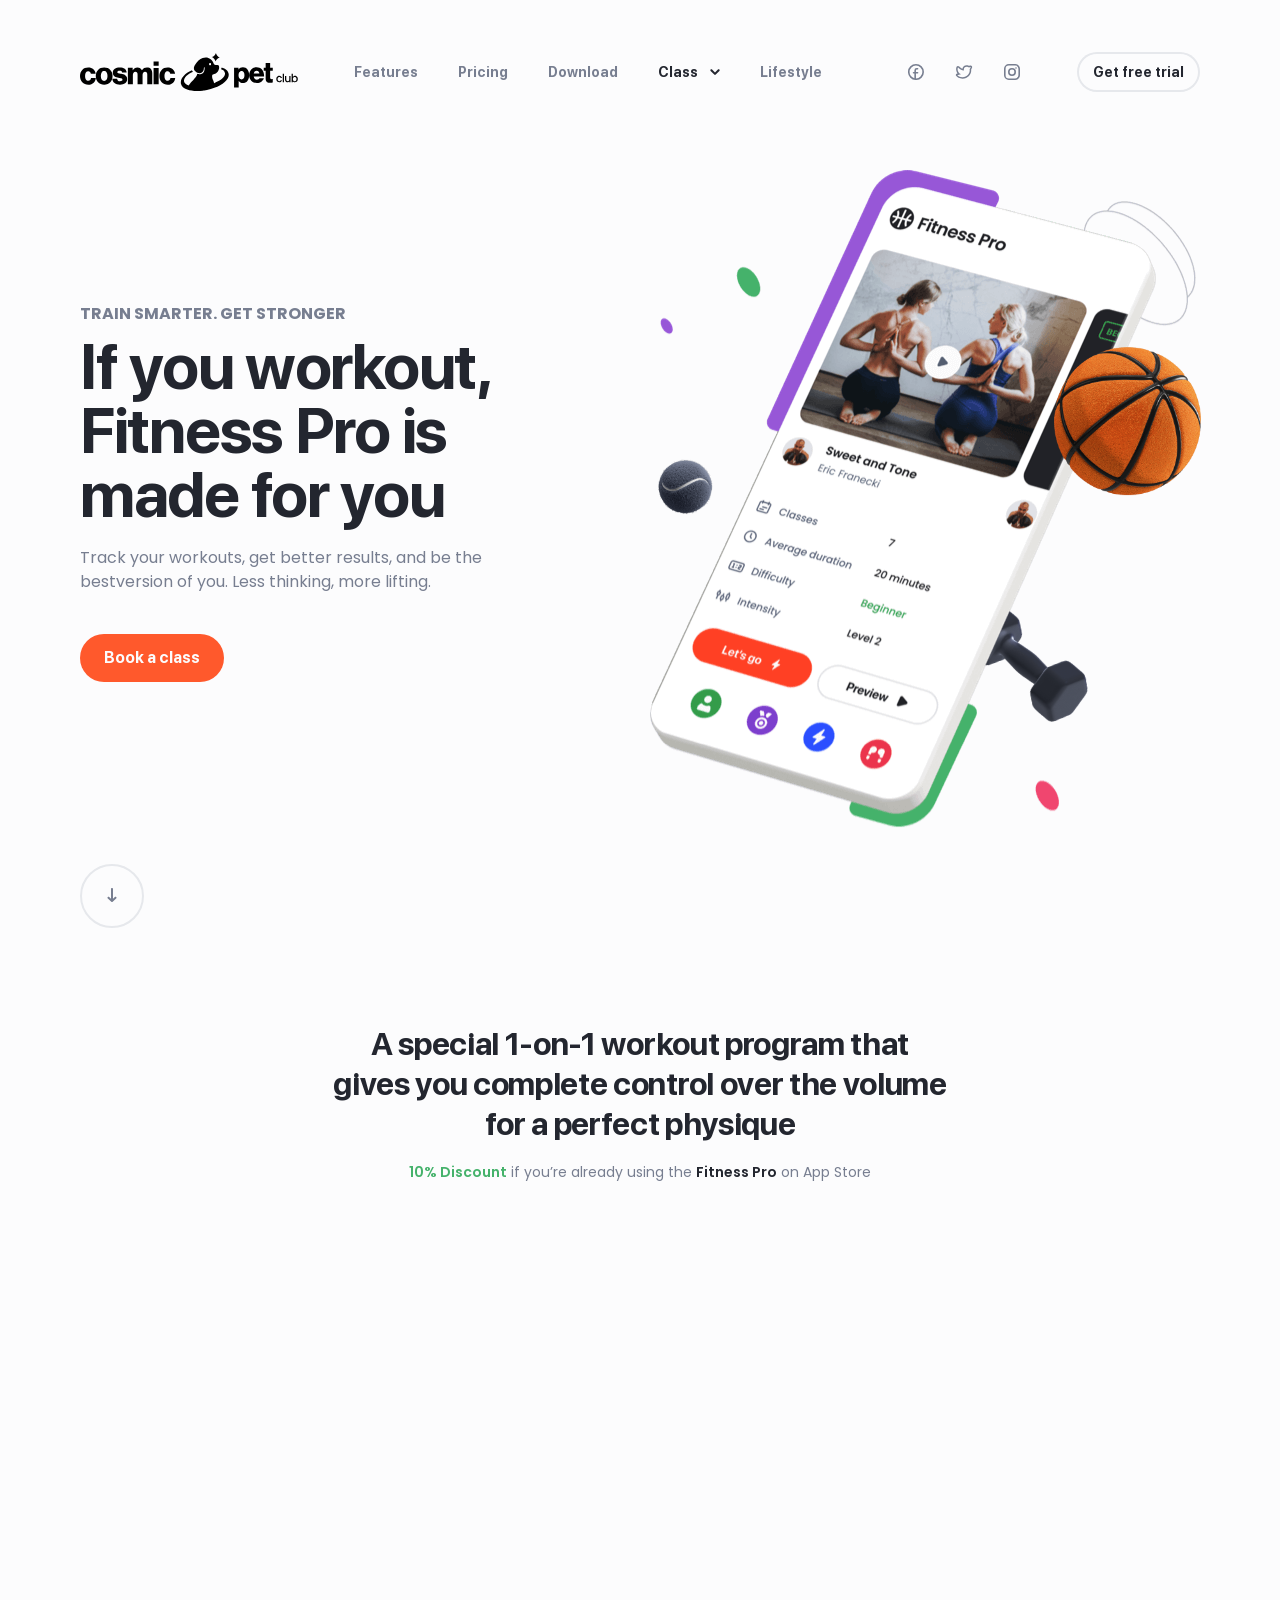
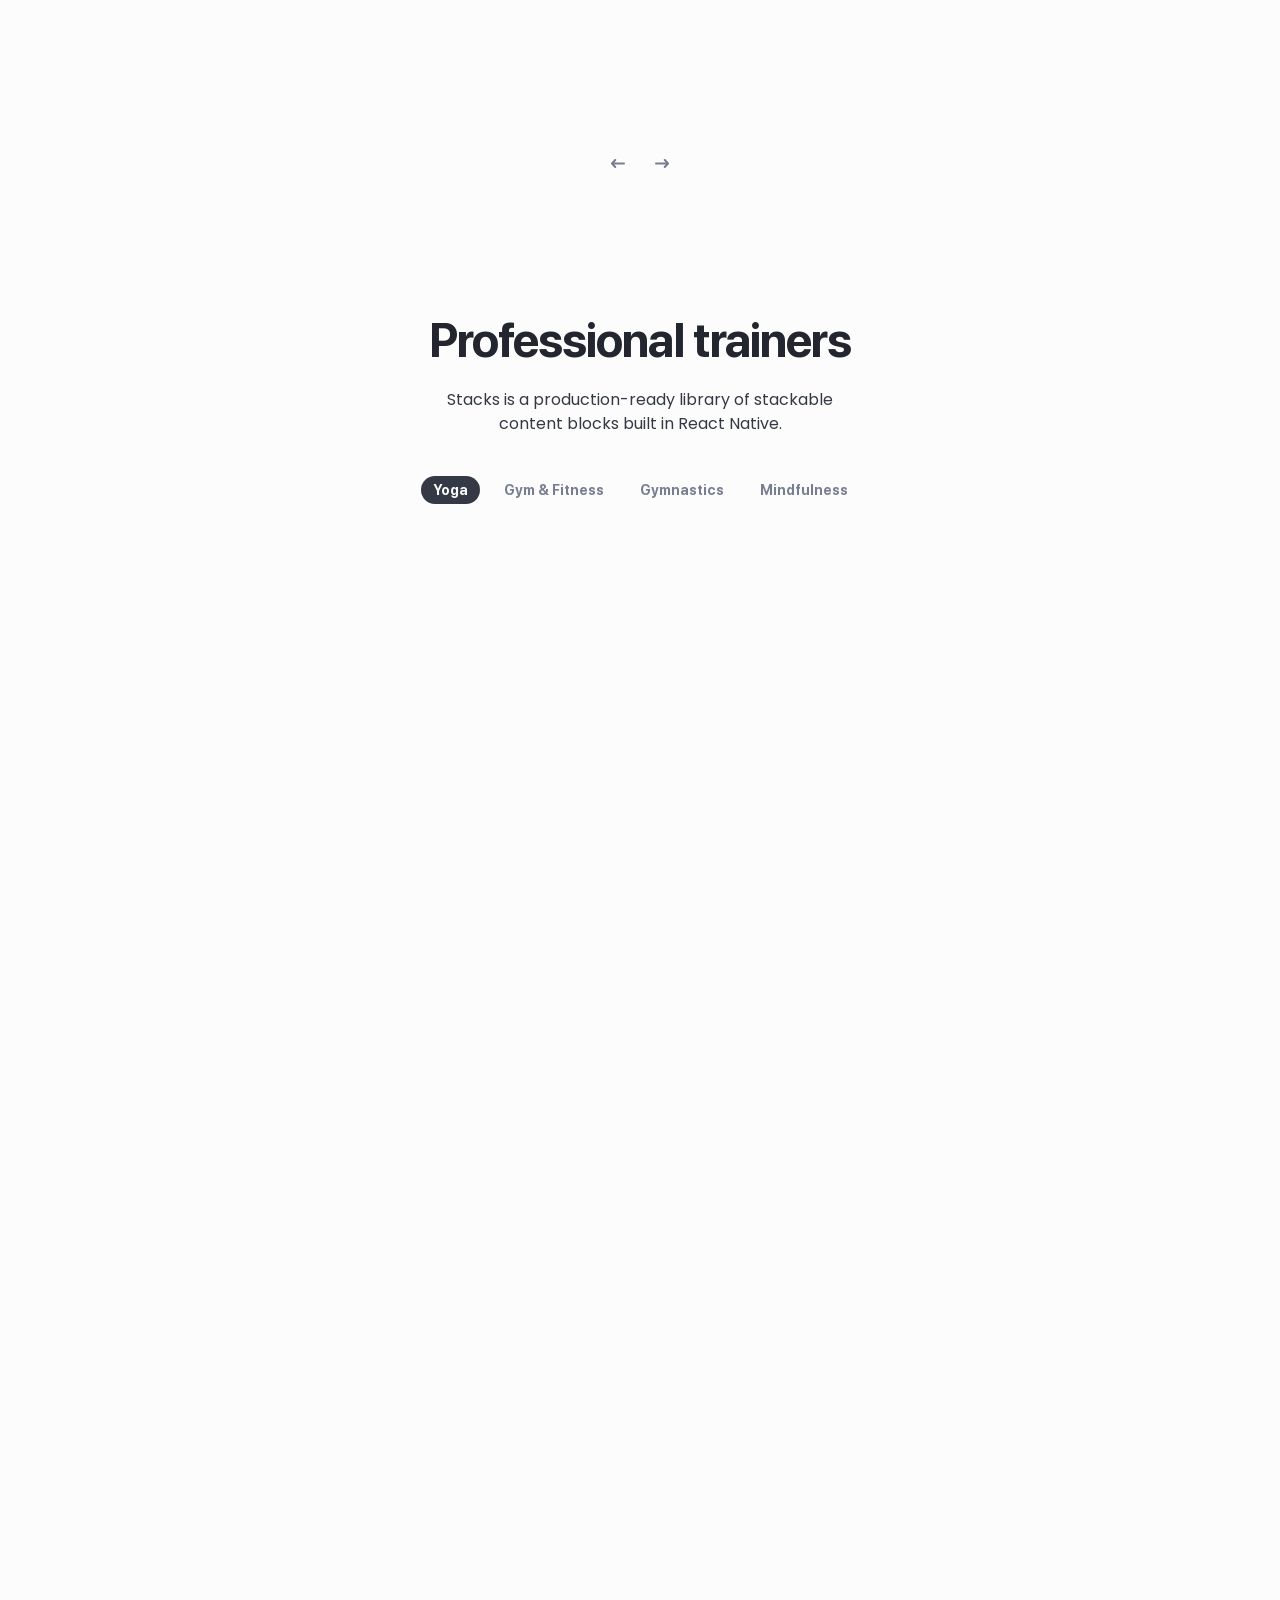
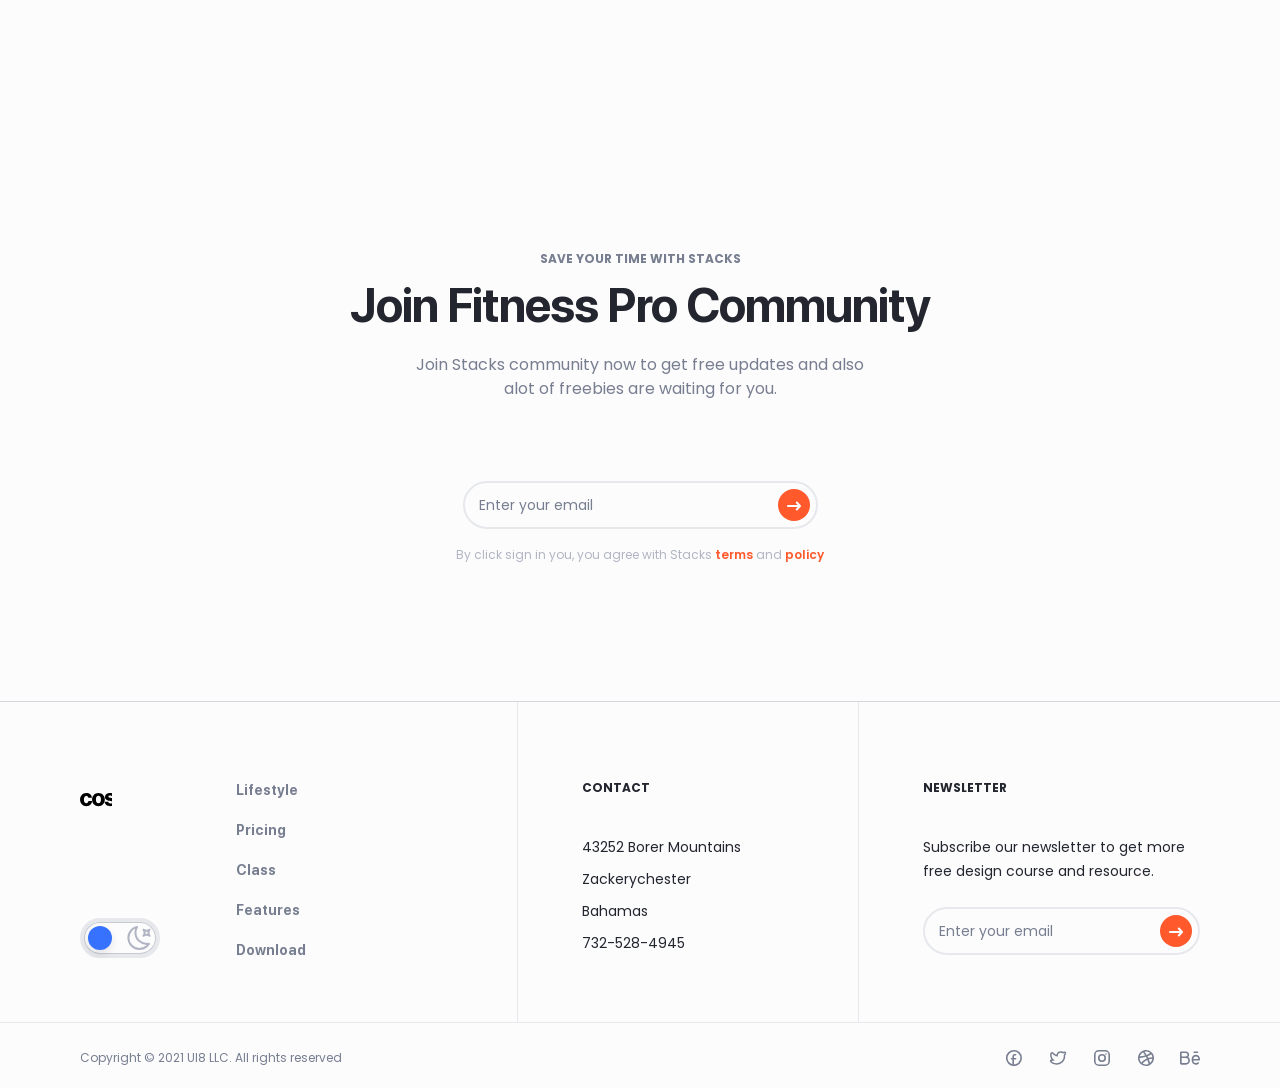
<file: class02.html>
<!DOCTYPE html>
<html lang="en">
  <head>
    <meta charset="utf-8">
    <title>Class02</title>
    <meta http-equiv="X-UA-Compatible" content="IE=Edge">
    <meta name="viewport" content="width=device-width, initial-scale=1, maximum-scale=1.0, user-scalable=no">
    <meta name="format-detection" content="telephone=no">
    <link rel="apple-touch-icon" sizes="180x180" href="img/apple-touch-icon.png">
    <link rel="icon" type="image/png" sizes="32x32" href="img/favicon-32x32.png">
    <link rel="icon" type="image/png" sizes="16x16" href="img/favicon-16x16.png">
    <link rel="manifest" href="img/site.webmanifest">
    <link rel="mask-icon" href="img/safari-pinned-tab.svg" color="#5bbad5">
    <meta name="msapplication-TileColor" content="#da532c">
    <meta name="theme-color" content="#ffffff">
    <meta name="description" content="Premium Web UI Kit for Fitness Experience">
    <meta name="twitter:card" content="summary">
    <meta name="twitter:site" content="@ui8">
    <meta name="twitter:title" content="Fitness Pro: Website UI Kit">
    <meta name="twitter:description" content="Premium Web UI Kit for Fitness Experience">
    <meta name="twitter:creator" content="@ui8">
    <meta name="twitter:image" content="https://ui8-stacks-fitness-html.herokuapp.com/img/twitter-card.png">
    <meta property="og:title" content="Fitness Pro: Website UI Kit">
    <meta property="og:type" content="Article">
    <meta property="og:url" content="https://ui8.net/ui8/products/fitness-pro-website-ui-kit">
    <meta property="og:image" content="https://ui8-stacks-fitness-html.herokuapp.com/img/fb-og-image.png">
    <meta property="og:description" content="Premium Web UI Kit for Fitness Experience">
    <meta property="og:site_name" content="Fitness Pro: Website UI Kit">
    <meta property="fb:admins" content="132951670226590">
    <link rel="preconnect" href="https://fonts.gstatic.com">
    <link href="https://fonts.googleapis.com/css2?family=Poppins:wght@400;500;600;700&amp;display=swap" rel="stylesheet">
    <link rel="stylesheet" media="all" href="css/app.min.css">
    <script>
      var viewportmeta = document.querySelector('meta[name="viewport"]');
      if (viewportmeta) {
        if (screen.width < 375) {
          var newScale = screen.width / 375;
          viewportmeta.content = 'width=375, minimum-scale=' + newScale + ', maximum-scale=1.0, user-scalable=no, initial-scale=' + newScale + '';
        } else {
          viewportmeta.content = 'width=device-width, maximum-scale=1.0, initial-scale=1.0';
        }
      }
    </script>
  </head>
  <body>
    <script>
      console.log(localStorage.getItem('darkMode'));
      if (localStorage.getItem('darkMode') === "on") {
        document.body.classList.add("dark");
        document.addEventListener("DOMContentLoaded", function() {
          document.querySelector('.js-theme input').checked = true;
        });
      }
    </script>
    <!-- outer-->
    <div class="outer">
      <!-- header-->
      <header class="header js-header">
        <div class="header__center center"><a class="header__logo" href="index.html"><img class="some-icon" src="img/logo-dark.svg" alt="Fitness Pro"><img class="some-icon-dark" src="img/logo-light.svg" alt="Fitness Pro"></a>
          <div class="header__wrap js-header-wrap">
            <nav class="header__nav"><a class="header__link" href="features.html">Features</a><a class="header__link" href="pricing.html">Pricing</a><a class="header__link" href="download.html">Download</a>
              <div class="header__dropdown js-header-dropdown active">
                <div class="header__head js-header-head">Class
                  <svg class="icon icon-arrow-bottom">
                    <use xlink:href="#icon-arrow-bottom"></use>
                  </svg>
                </div>
                <div class="header__body js-header-body">
                  <div class="header__inner">
                    <div class="header__row">
                      <div class="header__col"><a class="header__direction" href="#">
                          <div class="header__info">Find a class to achieve your goals 🔥</div>
                          <div class="header__preview"><img srcSet="img/content/ball@2x.png 2x" src="img/content/ball.png" alt="Ball"></div></a>
                        <div class="header__menu"><a class="header__box" href="class01.html">
                            <div class="header__icon"><img src="img/menu-video.svg" alt="Video"></div>
                            <div class="header__text">Program Videos</div></a><a class="header__box active" href="class02.html">
                            <div class="header__icon"><img src="img/menu-class.svg" alt="Class"></div>
                            <div class="header__text">Premium Class</div></a></div>
                      </div>
                      <div class="header__col">
                        <div class="header__line">
                          <div class="header__cell"><a class="header__card" href="class01-details.html">
                              <div class="header__photo"><img srcSet="img/content/header-pic-1@2x.png 2x" src="img/content/header-pic-1.png" alt="Header content">
                                <div class="status-black header__category">featured class</div>
                              </div>
                              <div class="header__top">
                                <div class="header__user">
                                  <div class="header__avatar"><img src="img/content/avatar-1.png" alt="Avatar"></div>
                                  <div class="header__details">
                                    <div class="header__title">Sweet and Tone</div>
                                    <div class="header__trainer">Zack Beier</div>
                                  </div>
                                </div>
                                <div class="status-stroke-green header__level">beginner</div>
                              </div>
                              <div class="header__content">Sweet and Tone is a seven-day bodyweight training program designed to boost your strength and endurance over the course of a week.</div></a></div>
                          <div class="header__cell"><a class="header__item" href="class01-details.html">
                              <div class="header__photo"><img srcSet="img/content/header-pic-2@2x.png 2x" src="img/content/header-pic-2.png" alt="Header content"></div>
                              <div class="header__description">
                                <div class="status-green header__category">yoga</div>
                                <div class="header__user">
                                  <div class="header__avatar"><img src="img/content/avatar-2.png" alt="Avatar"></div>
                                  <div class="header__details">
                                    <div class="header__title">Sweet and Tone</div>
                                    <div class="header__trainer">Zack Beier</div>
                                  </div>
                                </div>
                              </div></a><a class="header__item" href="class01-details.html">
                              <div class="header__photo"><img srcSet="img/content/header-pic-3@2x.png 2x" src="img/content/header-pic-3.png" alt="Header content"></div>
                              <div class="header__description">
                                <div class="status-purple header__category">mindfulness</div>
                                <div class="header__user">
                                  <div class="header__avatar"><img src="img/content/avatar-3.png" alt="Avatar"></div>
                                  <div class="header__details">
                                    <div class="header__title">Sweet and Tone</div>
                                    <div class="header__trainer">Zack Beier</div>
                                  </div>
                                </div>
                              </div></a><a class="header__item" href="class01-details.html">
                              <div class="header__photo"><img srcSet="img/content/header-pic-4@2x.png 2x" src="img/content/header-pic-4.png" alt="Header content"></div>
                              <div class="header__description">
                                <div class="status-red header__category">fitness</div>
                                <div class="header__user">
                                  <div class="header__avatar"><img src="img/content/avatar-4.png" alt="Avatar"></div>
                                  <div class="header__details">
                                    <div class="header__title">Sweet and Tone</div>
                                    <div class="header__trainer">Zack Beier</div>
                                  </div>
                                </div>
                              </div></a></div>
                        </div>
                      </div>
                    </div>
                    <div class="header__foot">
                      <div class="header__stage">Pro Trainers</div>
                      <div class="header__list">
                        <div class="header__user">
                          <div class="header__avatar"><img src="img/content/avatar-1.png" alt="Avatar"></div>
                          <div class="header__details">
                            <div class="header__title">Boyd Reinger</div>
                            <div class="header__trainer">Personal trainer</div>
                          </div>
                        </div>
                        <div class="header__user">
                          <div class="header__avatar"><img src="img/content/avatar-2.png" alt="Avatar"></div>
                          <div class="header__details">
                            <div class="header__title">Randal Jacobson</div>
                            <div class="header__trainer">Personal trainer</div>
                          </div>
                        </div>
                        <div class="header__user">
                          <div class="header__avatar"><img src="img/content/avatar-3.png" alt="Avatar"></div>
                          <div class="header__details">
                            <div class="header__title">Dwight Schamberger</div>
                            <div class="header__trainer">Personal trainer</div>
                          </div>
                        </div>
                        <div class="header__user">
                          <div class="header__avatar"><img src="img/content/avatar-4.png" alt="Avatar"></div>
                          <div class="header__details">
                            <div class="header__title">Omari Gulgowski</div>
                            <div class="header__trainer">Personal trainer</div>
                          </div>
                        </div>
                      </div>
                    </div>
                  </div>
                </div>
              </div><a class="header__link" href="lifestyle.html">Lifestyle</a>
            </nav>
            <div class="header__group">
              <div class="header__contacts">
                <div class="header__element">
                  <div class="header__subtitle">Montanachester</div>
                  <div class="header__text">06787 Block Estates</div>
                </div>
                <div class="header__element">
                  <div class="header__subtitle">Lake Gene</div>
                  <div class="header__text">167 Emard River</div>
                </div>
                <div class="header__element">
                  <div class="header__subtitle">North Hassiefort</div>
                  <div class="header__text">032 Leonora Spurs</div>
                </div>
              </div>
              <div class="header__socials"><a class="header__social" href="https://www.facebook.com/ui8.net/" target="_blank">
                  <svg class="icon icon-facebook">
                    <use xlink:href="#icon-facebook"></use>
                  </svg></a><a class="header__social" href="https://twitter.com/ui8" target="_blank">
                  <svg class="icon icon-twitter">
                    <use xlink:href="#icon-twitter"></use>
                  </svg></a><a class="header__social" href="https://www.instagram.com/ui8net/" target="_blank">
                  <svg class="icon icon-instagram">
                    <use xlink:href="#icon-instagram"></use>
                  </svg></a></div>
              <button class="button-stroke button-small header__button">Get free trial</button>
            </div>
          </div>
          <button class="button-stroke button-small header__button">Get free trial</button>
          <button class="header__burger js-header-burger"></button>
        </div>
      </header>
      <!-- container-->
      <div class="outer__content">
        <div class="main3">
          <div class="main3__center center">
            <div class="main3__wrap">
              <div class="stage">Train smarter. get stronger</div>
              <h1 class="main3__title h1">If you workout, Fitness Pro is made for you</h1>
              <div class="main3__text">Track your workouts, get better results, and be the bestversion of you. Less thinking, more lifting.</div><a class="button main3__button" href="class02-details.html">Book a class</a>
            </div><a class="scroll js-scroll" href="#programs">
              <div class="scroll__line">
                <svg class="icon icon-arrow-down">
                  <use xlink:href="#icon-arrow-down"></use>
                </svg>
                <svg class="icon icon-arrow-down">
                  <use xlink:href="#icon-arrow-down"></use>
                </svg>
              </div></a>
            <div class="main3__gallery">
              <div class="main3__preview"><img class="some-icon" srcSet="img/content/main-pic-1@2x.png 2x" src="img/content/main-pic-1.png" alt="Main"><img class="some-icon-dark" srcSet="img/content/main-pic-dark-1@2x.png 2x" src="img/content/main-pic-dark-1.png" alt="Main"></div>
              <div class="main3__preview" data-aos="animation-translate-up" data-aos-anchor=".main3__gallery"><img srcSet="img/content/ball@2x.png 2x" src="img/content/ball.png" alt="Ball"></div>
              <div class="main3__preview" data-aos="animation-translate-up" data-aos-delay="300" data-aos-anchor=".main3__gallery"><img srcSet="img/content/ball-black@2x.png 2x" src="img/content/ball-black.png" alt="Ball black"></div>
              <div class="main3__preview" data-aos="animation-translate-up" data-aos-delay="600" data-aos-anchor=".main3__gallery"><img srcSet="img/content/dumbbells@2x.png 2x" src="img/content/dumbbells.png" alt="Dumbbells"></div>
            </div>
          </div>
        </div>
        <div class="programs">
          <div class="programs__anchor" id="programs"></div>
          <div class="programs__center center">
            <div class="programs__top">
              <h2 class="programs__title h4">A special 1-on-1 workout program that gives you complete control over the volume for a perfect physique</h2>
              <div class="programs__info"><strong class="programs__green">10% Discount</strong> if you’re already using the <strong class="programs__black">Fitness Pro</strong> on App Store</div>
            </div>
            <div class="programs__wrap">
              <div class="programs__slider js-slider-programs">
                <div class="programs__slide" data-aos="animation-opacity">
                  <div class="programs__item">
                    <div class="programs__icon" style="background-color: #45B26B;"><img src="img/content/user.svg" alt="User"></div>
                    <div class="programs__subtitle">Beginners</div>
                    <div class="programs__content">A 7-days training program designed to boost your strength & endurance over the course of a week.</div><a class="button-stroke programs__button" href="class02-details.html">Book a class</a>
                  </div>
                </div>
                <div class="programs__slide" data-aos="animation-opacity">
                  <div class="programs__item">
                    <div class="programs__icon" style="background-color: #9757D7;"><img src="img/content/medal-1.svg" alt="Medal"></div>
                    <div class="programs__subtitle">Advanced</div>
                    <div class="programs__content">A 7-days training program designed to boost your strength & endurance over the course of a week.</div><a class="button-stroke programs__button" href="class02-details.html">Book a class</a>
                  </div>
                </div>
                <div class="programs__slide" data-aos="animation-opacity">
                  <div class="programs__item">
                    <div class="programs__icon" style="background-color: #3772FF;"><img src="img/content/lightning.svg" alt="Lightning"></div>
                    <div class="programs__subtitle">Premium</div>
                    <div class="programs__content">A 7-days training program designed to boost your strength & endurance over the course of a week.</div><a class="button-stroke programs__button" href="class02-details.html">Book a class</a>
                  </div>
                </div>
                <div class="programs__slide" data-aos="animation-opacity">
                  <div class="programs__item">
                    <div class="programs__icon" style="background-color: #45B26B;"><img src="img/content/user.svg" alt="User"></div>
                    <div class="programs__subtitle">Beginners</div>
                    <div class="programs__content">A 7-days training program designed to boost your strength & endurance over the course of a week.</div><a class="button-stroke programs__button" href="class02-details.html">Book a class</a>
                  </div>
                </div>
                <div class="programs__slide" data-aos="animation-opacity">
                  <div class="programs__item">
                    <div class="programs__icon" style="background-color: #9757D7;"><img src="img/content/medal-1.svg" alt="Medal"></div>
                    <div class="programs__subtitle">Advanced</div>
                    <div class="programs__content">A 7-days training program designed to boost your strength & endurance over the course of a week.</div><a class="button-stroke programs__button" href="class02-details.html">Book a class</a>
                  </div>
                </div>
                <div class="programs__slide" data-aos="animation-opacity">
                  <div class="programs__item">
                    <div class="programs__icon" style="background-color: #3772FF;"><img src="img/content/lightning.svg" alt="Lightning"></div>
                    <div class="programs__subtitle">Premium</div>
                    <div class="programs__content">A 7-days training program designed to boost your strength & endurance over the course of a week.</div><a class="button-stroke programs__button" href="class02-details.html">Book a class</a>
                  </div>
                </div>
              </div>
            </div>
          </div>
        </div>
        <div class="section trainers js-tabs">
          <div class="trainers__center center">
            <h2 class="trainers__title h2">Professional trainers</h2>
            <div class="trainers__info">Stacks is a production-ready library of stackable content blocks built in React Native.</div>
            <div class="trainers__nav"><a class="trainers__link js-tabs-link active" href="#">Yoga</a><a class="trainers__link js-tabs-link" href="#">Gym & Fitness</a><a class="trainers__link js-tabs-link" href="#">Gymnastics</a><a class="trainers__link js-tabs-link" href="#">Mindfulness</a></div>
            <select class="select js-tabs-select">
              <option>Yoga</option>
              <option>Gym & Fitness</option>
              <option>Gymnastics</option>
              <option>Mindfulness</option>
            </select>
            <div class="trainers__container">
              <div class="trainers__box js-tabs-item">
                <div class="trainers__list">
                                    <div class="trainers__item" data-aos="animation-opacity"><a class="trainers__element js-popup-open" href="#popup-trainer">
                                        <div class="trainers__avatar"><img src="img/content/avatar-1.png" alt="Avatar"></div>
                                        <div class="trainers__name">Dariana Hammes</div>
                                        <div class="trainers__position">Yoga Master</div></a></div>
                                    <div class="trainers__item" data-aos="animation-opacity"><a class="trainers__element js-popup-open" href="#popup-trainer">
                                        <div class="trainers__avatar"><img src="img/content/avatar-2.png" alt="Avatar"></div>
                                        <div class="trainers__name">Karianne Grimes</div>
                                        <div class="trainers__position">Yoga Master</div></a></div>
                                    <div class="trainers__item" data-aos="animation-opacity"><a class="trainers__element js-popup-open" href="#popup-trainer">
                                        <div class="trainers__avatar"><img src="img/content/avatar-3.png" alt="Avatar"></div>
                                        <div class="trainers__name">Cathryn Blick</div>
                                        <div class="trainers__position">Yoga Master</div></a></div>
                                    <div class="trainers__item" data-aos="animation-opacity"><a class="trainers__element js-popup-open" href="#popup-trainer">
                                        <div class="trainers__avatar"><img src="img/content/avatar-4.png" alt="Avatar"></div>
                                        <div class="trainers__name">Edna Hipert</div>
                                        <div class="trainers__position">Yoga Master</div></a></div>
                                    <div class="trainers__item" data-aos="animation-opacity"><a class="trainers__element js-popup-open" href="#popup-trainer">
                                        <div class="trainers__avatar"><img src="img/content/avatar-5.png" alt="Avatar"></div>
                                        <div class="trainers__name">Kacie Rath</div>
                                        <div class="trainers__position">Yoga Master</div></a></div>
                                    <div class="trainers__item" data-aos="animation-opacity"><a class="trainers__element js-popup-open" href="#popup-trainer">
                                        <div class="trainers__avatar"><img src="img/content/avatar-6.png" alt="Avatar"></div>
                                        <div class="trainers__name">Johathan Kuphal</div>
                                        <div class="trainers__position">Yoga Master</div></a></div>
                                    <div class="trainers__item" data-aos="animation-opacity"><a class="trainers__element js-popup-open" href="#popup-trainer">
                                        <div class="trainers__avatar"><img src="img/content/avatar-1.png" alt="Avatar"></div>
                                        <div class="trainers__name">Raina Block</div>
                                        <div class="trainers__position">Yoga Master</div></a></div>
                                    <div class="trainers__item" data-aos="animation-opacity"><a class="trainers__element js-popup-open" href="#popup-trainer">
                                        <div class="trainers__avatar"><img src="img/content/avatar-2.png" alt="Avatar"></div>
                                        <div class="trainers__name">Bulah Hammes</div>
                                        <div class="trainers__position">Yoga Master</div></a></div>
                </div>
              </div>
              <div class="trainers__box js-tabs-item">
                <div class="trainers__list">
                                    <div class="trainers__item" data-aos="animation-opacity"><a class="trainers__element js-popup-open" href="#popup-trainer">
                                        <div class="trainers__avatar"><img src="img/content/avatar-2.png" alt="Avatar"></div>
                                        <div class="trainers__name">Karianne Grimes</div>
                                        <div class="trainers__position">Yoga Master</div></a></div>
                                    <div class="trainers__item" data-aos="animation-opacity"><a class="trainers__element js-popup-open" href="#popup-trainer">
                                        <div class="trainers__avatar"><img src="img/content/avatar-3.png" alt="Avatar"></div>
                                        <div class="trainers__name">Cathryn Blick</div>
                                        <div class="trainers__position">Yoga Master</div></a></div>
                                    <div class="trainers__item" data-aos="animation-opacity"><a class="trainers__element js-popup-open" href="#popup-trainer">
                                        <div class="trainers__avatar"><img src="img/content/avatar-4.png" alt="Avatar"></div>
                                        <div class="trainers__name">Edna Hipert</div>
                                        <div class="trainers__position">Yoga Master</div></a></div>
                                    <div class="trainers__item" data-aos="animation-opacity"><a class="trainers__element js-popup-open" href="#popup-trainer">
                                        <div class="trainers__avatar"><img src="img/content/avatar-5.png" alt="Avatar"></div>
                                        <div class="trainers__name">Kacie Rath</div>
                                        <div class="trainers__position">Yoga Master</div></a></div>
                                    <div class="trainers__item" data-aos="animation-opacity"><a class="trainers__element js-popup-open" href="#popup-trainer">
                                        <div class="trainers__avatar"><img src="img/content/avatar-6.png" alt="Avatar"></div>
                                        <div class="trainers__name">Johathan Kuphal</div>
                                        <div class="trainers__position">Yoga Master</div></a></div>
                </div>
              </div>
              <div class="trainers__box js-tabs-item">
                <div class="trainers__list">
                                    <div class="trainers__item" data-aos="animation-opacity"><a class="trainers__element js-popup-open" href="#popup-trainer">
                                        <div class="trainers__avatar"><img src="img/content/avatar-1.png" alt="Avatar"></div>
                                        <div class="trainers__name">Dariana Hammes</div>
                                        <div class="trainers__position">Yoga Master</div></a></div>
                                    <div class="trainers__item" data-aos="animation-opacity"><a class="trainers__element js-popup-open" href="#popup-trainer">
                                        <div class="trainers__avatar"><img src="img/content/avatar-2.png" alt="Avatar"></div>
                                        <div class="trainers__name">Karianne Grimes</div>
                                        <div class="trainers__position">Yoga Master</div></a></div>
                                    <div class="trainers__item" data-aos="animation-opacity"><a class="trainers__element js-popup-open" href="#popup-trainer">
                                        <div class="trainers__avatar"><img src="img/content/avatar-3.png" alt="Avatar"></div>
                                        <div class="trainers__name">Cathryn Blick</div>
                                        <div class="trainers__position">Yoga Master</div></a></div>
                                    <div class="trainers__item" data-aos="animation-opacity"><a class="trainers__element js-popup-open" href="#popup-trainer">
                                        <div class="trainers__avatar"><img src="img/content/avatar-4.png" alt="Avatar"></div>
                                        <div class="trainers__name">Edna Hipert</div>
                                        <div class="trainers__position">Yoga Master</div></a></div>
                                    <div class="trainers__item" data-aos="animation-opacity"><a class="trainers__element js-popup-open" href="#popup-trainer">
                                        <div class="trainers__avatar"><img src="img/content/avatar-5.png" alt="Avatar"></div>
                                        <div class="trainers__name">Kacie Rath</div>
                                        <div class="trainers__position">Yoga Master</div></a></div>
                                    <div class="trainers__item" data-aos="animation-opacity"><a class="trainers__element js-popup-open" href="#popup-trainer">
                                        <div class="trainers__avatar"><img src="img/content/avatar-6.png" alt="Avatar"></div>
                                        <div class="trainers__name">Johathan Kuphal</div>
                                        <div class="trainers__position">Yoga Master</div></a></div>
                                    <div class="trainers__item" data-aos="animation-opacity"><a class="trainers__element js-popup-open" href="#popup-trainer">
                                        <div class="trainers__avatar"><img src="img/content/avatar-1.png" alt="Avatar"></div>
                                        <div class="trainers__name">Raina Block</div>
                                        <div class="trainers__position">Yoga Master</div></a></div>
                </div>
              </div>
              <div class="trainers__box js-tabs-item">
                <div class="trainers__list">
                                    <div class="trainers__item" data-aos="animation-opacity"><a class="trainers__element js-popup-open" href="#popup-trainer">
                                        <div class="trainers__avatar"><img src="img/content/avatar-4.png" alt="Avatar"></div>
                                        <div class="trainers__name">Edna Hipert</div>
                                        <div class="trainers__position">Yoga Master</div></a></div>
                                    <div class="trainers__item" data-aos="animation-opacity"><a class="trainers__element js-popup-open" href="#popup-trainer">
                                        <div class="trainers__avatar"><img src="img/content/avatar-5.png" alt="Avatar"></div>
                                        <div class="trainers__name">Kacie Rath</div>
                                        <div class="trainers__position">Yoga Master</div></a></div>
                                    <div class="trainers__item" data-aos="animation-opacity"><a class="trainers__element js-popup-open" href="#popup-trainer">
                                        <div class="trainers__avatar"><img src="img/content/avatar-6.png" alt="Avatar"></div>
                                        <div class="trainers__name">Johathan Kuphal</div>
                                        <div class="trainers__position">Yoga Master</div></a></div>
                                    <div class="trainers__item" data-aos="animation-opacity"><a class="trainers__element js-popup-open" href="#popup-trainer">
                                        <div class="trainers__avatar"><img src="img/content/avatar-1.png" alt="Avatar"></div>
                                        <div class="trainers__name">Raina Block</div>
                                        <div class="trainers__position">Yoga Master</div></a></div>
                </div>
              </div>
            </div>
          </div>
        </div>
        <div class="section-pb community">
          <div class="community__center center">
            <div class="community__preview" data-aos="animation-translate-up"><img class="some-icon" srcSet="img/content/dumbbell@2x.png 2x" src="img/content/dumbbell.png" alt="Dumbbell"><img class="some-icon-dark" srcSet="img/content/dumbbell-dark@2x.png 2x" src="img/content/dumbbell-dark.png" alt="Dumbbell"></div>
            <div class="stage-small">Save your time with Stacks</div>
            <h2 class="community__title h2">Join Fitness Pro Community</h2>
            <div class="community__text">Join Stacks community now to get free updates and also alot of freebies are waiting for you.</div>
            <form class="subscription">
              <input class="subscription__input" type="email" placeholder="Enter your email" required="required"/>
              <button class="subscription__btn">
                <svg class="icon icon-arrow-right">
                  <use xlink:href="#icon-arrow-right"></use>
                </svg>
              </button>
            </form>
            <div class="community__note">By click sign in you, you agree with Stacks <a href="#">terms</a> and <a href="#">policy</a></div>
          </div>
        </div>
        <div class="popup popup_trainer mfp-hide" id="popup-trainer">
          <div class="trainer">
            <div class="trainer__avatar"><img src="img/content/avatar-5.png" alt="Avatar"/></div>
            <div class="trainer__name h3">Johathan Kula</div>
            <div class="trainer__position">Personal trainer</div>
            <div class="trainer__socials"><a class="trainer__social" href="https://facebook.com" target="_blank">
                <svg class="icon icon-facebook">
                  <use xlink:href="#icon-facebook"></use>
                </svg></a><a class="trainer__social" href="https://instagram.com" target="_blank">
                <svg class="icon icon-instagram">
                  <use xlink:href="#icon-instagram"></use>
                </svg></a><a class="trainer__social" href="https://twitter.com" target="_blank">
                <svg class="icon icon-twitter">
                  <use xlink:href="#icon-twitter"></use>
                </svg></a><a class="trainer__social" href="https://linkedin.com" target="_blank">
                <svg class="icon icon-linkedin">
                  <use xlink:href="#icon-linkedin"></use>
                </svg></a></div>
            <form class="subscription">
              <input class="subscription__input" type="email" placeholder="Find a class" required="required"/>
              <button class="subscription__btn">
                <svg class="icon icon-arrow-right">
                  <use xlink:href="#icon-arrow-right"></use>
                </svg>
              </button>
            </form>
            <div class="trainer__wrap">
              <div class="trainer__slider js-slider-trainer">
                <div class="trainer__slide"><a class="trainer__item" href="class01-details.html">
                              <div class="trainer__preview"><img srcSet="img/content/card-pic-1.png 2x" src="img/content/card-pic-1@2x.png" alt="yoga"/>
                                <div class="status-white trainer__category">yoga</div>
                              </div>
                              <div class="trainer__head">
                                <div class="trainer__title">Power Yoga Sculpt</div>
                                <div class="status-stroke-green trainer__level">beginner</div>
                              </div>
                              <div class="trainer__parameters">
                                <div class="trainer__parameter">
                                  <svg class="icon icon-button-play">
                                    <use xlink:href="#icon-button-play"></use>
                                  </svg>7
                                </div>
                                <div class="trainer__parameter">
                                  <svg class="icon icon-user">
                                    <use xlink:href="#icon-user"></use>
                                  </svg>160
                                </div>
                              </div></a>
                </div>
                <div class="trainer__slide"><a class="trainer__item" href="class01-details.html">
                              <div class="trainer__preview"><img srcSet="img/content/card-pic-2.png 2x" src="img/content/card-pic-2@2x.png" alt="fitness"/>
                                <div class="status-white trainer__category">fitness</div>
                              </div>
                              <div class="trainer__head">
                                <div class="trainer__title">Power Yoga Sculpt</div>
                                <div class="status-stroke-green trainer__level">beginner</div>
                              </div>
                              <div class="trainer__parameters">
                                <div class="trainer__parameter">
                                  <svg class="icon icon-button-play">
                                    <use xlink:href="#icon-button-play"></use>
                                  </svg>7
                                </div>
                                <div class="trainer__parameter">
                                  <svg class="icon icon-user">
                                    <use xlink:href="#icon-user"></use>
                                  </svg>160
                                </div>
                              </div></a>
                </div>
                <div class="trainer__slide"><a class="trainer__item" href="class01-details.html">
                              <div class="trainer__preview"><img srcSet="img/content/card-pic-3.png 2x" src="img/content/card-pic-3@2x.png" alt="yoga"/>
                                <div class="status-white trainer__category">yoga</div>
                              </div>
                              <div class="trainer__head">
                                <div class="trainer__title">Power Yoga Sculpt</div>
                                <div class="status-stroke-green trainer__level">beginner</div>
                              </div>
                              <div class="trainer__parameters">
                                <div class="trainer__parameter">
                                  <svg class="icon icon-button-play">
                                    <use xlink:href="#icon-button-play"></use>
                                  </svg>7
                                </div>
                                <div class="trainer__parameter">
                                  <svg class="icon icon-user">
                                    <use xlink:href="#icon-user"></use>
                                  </svg>160
                                </div>
                              </div></a>
                </div>
                <div class="trainer__slide"><a class="trainer__item" href="class01-details.html">
                              <div class="trainer__preview"><img srcSet="img/content/card-pic-4.png 2x" src="img/content/card-pic-4@2x.png" alt="fitness"/>
                                <div class="status-white trainer__category">fitness</div>
                              </div>
                              <div class="trainer__head">
                                <div class="trainer__title">Power Yoga Sculpt</div>
                                <div class="status-stroke-green trainer__level">beginner</div>
                              </div>
                              <div class="trainer__parameters">
                                <div class="trainer__parameter">
                                  <svg class="icon icon-button-play">
                                    <use xlink:href="#icon-button-play"></use>
                                  </svg>7
                                </div>
                                <div class="trainer__parameter">
                                  <svg class="icon icon-user">
                                    <use xlink:href="#icon-user"></use>
                                  </svg>160
                                </div>
                              </div></a>
                </div>
              </div>
            </div>
            <div class="trainer__btns">
              <button class="button-small trainer__button">Browse all class</button>
            </div>
          </div>
        </div>
      </div>
      <!-- footer-->
      <footer class="footer">
        <div class="footer__body">
          <div class="footer__center center">
            <div class="footer__col">
              <div class="footer__box"><a class="footer__logo" href="index.html"><img class="some-icon" src="img/logo-dark.svg" alt="Fitness Pro"><img class="some-icon-dark" src="img/logo-light.svg" alt="Fitness Pro"></a>
                <label class="theme js-theme">
                  <input class="theme__input" type="checkbox"/><span class="theme__inner"><span class="theme__box"></span><span class="theme__icon">
                      <svg class="icon icon-moon">
                        <use xlink:href="#icon-moon"></use>
                      </svg>
                      <svg class="icon icon-sun">
                        <use xlink:href="#icon-sun"></use>
                      </svg></span></span>
                </label>
              </div>
              <div class="footer__item">
                <div class="footer__category">footer nav
                  <svg class="icon icon-arrow-bottom">
                    <use xlink:href="#icon-arrow-bottom"></use>
                  </svg>
                </div>
                <div class="footer__menu"><a class="footer__link" href="lifestyle.html">Lifestyle</a><a class="footer__link" href="pricing.html">Pricing</a><a class="footer__link" href="class01.html">Class</a><a class="footer__link" href="features.html">Features</a><a class="footer__link" href="download.html">Download</a></div>
              </div>
            </div>
            <div class="footer__col">
              <div class="footer__category">contact</div>
              <div class="footer__info">
                <p>43252 Borer Mountains</p>
                <p>Zackerychester</p>
                <p>Bahamas</p>
                <p>732-528-4945</p>
              </div>
            </div>
            <div class="footer__col">
              <div class="footer__category">newsletter</div>
              <div class="footer__info">Subscribe our newsletter to get more free design course and resource.</div>
              <form class="subscription">
                <input class="subscription__input" type="email" placeholder="Enter your email" required="required"/>
                <button class="subscription__btn">
                  <svg class="icon icon-arrow-right">
                    <use xlink:href="#icon-arrow-right"></use>
                  </svg>
                </button>
              </form>
            </div>
          </div>
        </div>
        <div class="footer__bottom">
          <div class="footer__center center">
            <div class="footer__copyright">Copyright © 2021 UI8 LLC. All rights reserved</div>
            <div class="footer__socials"><a class="footer__social" href="https://www.facebook.com/ui8.net/" target="_blank">
                <svg class="icon icon-facebook">
                  <use xlink:href="#icon-facebook"></use>
                </svg></a><a class="footer__social" href="https://twitter.com/ui8" target="_blank">
                <svg class="icon icon-twitter">
                  <use xlink:href="#icon-twitter"></use>
                </svg></a><a class="footer__social" href="https://www.instagram.com/ui8net/" target="_blank">
                <svg class="icon icon-instagram">
                  <use xlink:href="#icon-instagram"></use>
                </svg></a><a class="footer__social" href="https://dribbble.com/ui8" target="_blank">
                <svg class="icon icon-dribbble">
                  <use xlink:href="#icon-dribbble"></use>
                </svg></a><a class="footer__social" href="https://www.behance.net/ui8" target="_blank">
                <svg class="icon icon-behance">
                  <use xlink:href="#icon-behance"></use>
                </svg></a></div>
          </div>
        </div>
      </footer>
    </div>
    <!-- scripts-->
    <script src="js/lib/jquery.min.js"></script>
    <script src="js/lib/slick.min.js"></script>
    <script src="js/lib/jquery.nice-select.min.js"></script>
    <script src="js/lib/jquery.magnific-popup.min.js"></script>
    <script src="js/lib/aos.js"></script>
    <script src="js/app.js"></script>
    <!-- svg sprite-->
    <div style="display: none"><svg width="0" height="0">
<symbol xmlns="http://www.w3.org/2000/svg" viewBox="0 0 16 16" id="icon-arrow-right">
<path d="M10.39 3.153c.464-.428 1.187-.399 1.615.065l3.692 4c.404.438.404 1.113 0 1.55l-3.692 4c-.428.464-1.151.493-1.615.065s-.493-1.151-.065-1.615l1.922-2.082H1.143C.512 9.136 0 8.624 0 7.993S.512 6.85 1.143 6.85h11.104l-1.922-2.082c-.428-.464-.399-1.187.065-1.615z"></path>
</symbol>
<symbol xmlns="http://www.w3.org/2000/svg" viewBox="0 0 16 16" id="icon-arrow-bottom">
<path d="M15.039 3.961c-.653-.653-1.713-.653-2.366 0L8 8.634 3.327 3.961c-.653-.653-1.713-.653-2.366 0s-.653 1.713 0 2.366l5.856 5.856c.653.653 1.713.653 2.366 0l5.856-5.856c.653-.653.653-1.713 0-2.366z"></path>
</symbol>
<symbol xmlns="http://www.w3.org/2000/svg" viewBox="0 0 16 16" id="icon-arrow-right-empty">
<path d="M5.551 15.665l-.1.089c-.449.355-1.102.326-1.517-.089-.446-.446-.446-1.17 0-1.616h0l6.048-6.05-6.048-6.048-.089-.1C3.491 1.403 3.52.749 3.935.335c.446-.446 1.17-.446 1.616 0h0l6.857 6.857.089.1c.355.449.326 1.102-.089 1.517h0l-6.857 6.857z"></path>
</symbol>
<symbol xmlns="http://www.w3.org/2000/svg" viewBox="0 0 16 16" id="icon-arrow-down">
<path d="M12.833 10.39c.428.464.399 1.187-.065 1.615l-4 3.692c-.438.404-1.113.404-1.55 0l-4-3.692c-.464-.428-.493-1.151-.065-1.615s1.151-.493 1.615-.065l2.082 1.922V1.143C6.85.512 7.362 0 7.993 0s1.143.512 1.143 1.143v11.104l2.082-1.922c.464-.428 1.187-.399 1.615.065z"></path>
</symbol>
<symbol xmlns="http://www.w3.org/2000/svg" viewBox="0 0 16 16" id="icon-arrow-prev">
<path d="M5.61 13.697c-.464.428-1.187.399-1.615-.065l-3.692-4c-.404-.438-.404-1.113 0-1.55l3.692-4c.428-.464 1.151-.493 1.615-.065s.493 1.151.065 1.615L3.753 7.714h11.104c.631 0 1.143.512 1.143 1.143S15.488 10 14.857 10H3.753l1.922 2.082c.428.464.399 1.187-.065 1.615z"></path>
</symbol>
<symbol xmlns="http://www.w3.org/2000/svg" viewBox="0 0 16 16" id="icon-arrow-next">
<path d="M10.39 3.303c.464-.428 1.187-.399 1.615.065l3.692 4c.404.438.404 1.113 0 1.55l-3.692 4c-.428.464-1.151.493-1.615.065s-.493-1.151-.065-1.615l1.922-2.082H1.143C.512 9.286 0 8.774 0 8.143S.512 7 1.143 7h11.104l-1.922-2.082c-.428-.464-.399-1.187.065-1.615z"></path>
</symbol>
<symbol xmlns="http://www.w3.org/2000/svg" viewBox="0 0 16 16" id="icon-instagram">
<path d="M11.2 0A4.8 4.8 0 0 1 16 4.8h0v6.4a4.8 4.8 0 0 1-4.8 4.8h0-6.4A4.8 4.8 0 0 1 0 11.2h0V4.8A4.8 4.8 0 0 1 4.8 0h0zm0 1.6H4.8a3.2 3.2 0 0 0-3.2 3.2v6.4a3.2 3.2 0 0 0 3.2 3.2h6.4a3.2 3.2 0 0 0 3.2-3.2V4.8a3.2 3.2 0 0 0-3.2-3.2zM8 4a4 4 0 1 1 0 8 4 4 0 1 1 0-8zm0 1.6a2.4 2.4 0 0 0 0 4.8 2.4 2.4 0 0 0 0-4.8zm4-2.4a.8.8 0 1 1 0 1.6.8.8 0 1 1 0-1.6z"></path>
</symbol>
<symbol xmlns="http://www.w3.org/2000/svg" viewBox="0 0 16 16" id="icon-facebook">
<path d="M7.967.017a8 8 0 1 1 0 16 8 8 0 1 1 0-16zm0 1.6a6.4 6.4 0 0 0-6.4 6.4c0 2.982 2.039 5.487 4.799 6.198l.001-4.598h-.8a.8.8 0 1 1 0-1.6h.8v-1.6a2.4 2.4 0 0 1 2.4-2.4h.8a.8.8 0 1 1 0 1.6h0-.8a.8.8 0 0 0-.8.8h0v1.6h1.6a.8.8 0 1 1 0 1.6h0-1.6v4.8a6.4 6.4 0 0 0 0-12.8z"></path>
</symbol>
<symbol xmlns="http://www.w3.org/2000/svg" viewBox="0 0 16 16" id="icon-twitter">
<path d="M2.121 9.233C1.018 9.236.306 10.492.986 11.444c.973 1.363 2.737 2.456 5.681 2.456 4.563 0 8.226-3.719 7.714-8.113l.751-1.503c.521-1.042-.384-2.227-1.527-1.999l-.993.198c-.263-.139-.535-.244-.768-.32-.454-.148-1.003-.265-1.511-.265-.913 0-1.701.234-2.327.704-.619.464-.968 1.075-1.159 1.635-.088.258-.147.518-.185.766-.354-.111-.715-.261-1.069-.445-.802-.415-1.451-.942-1.817-1.404-.614-.775-1.915-.717-2.371.29-.643 1.42-.467 3.102.111 4.462a6.57 6.57 0 0 0 .754 1.324l-.151.001zm4.546 3.333c-2.576 0-3.907-.933-4.596-1.898-.031-.043 0-.102.054-.103.701-.002 2.139-.035 3.087-.59.049-.029.038-.101-.016-.119-2.211-.743-3.467-3.891-2.575-5.86.02-.045.081-.051.112-.012C3.752 5.271 5.98 6.531 7.919 6.566c.042.001.074-.037.067-.079-.078-.507-.376-3.254 2.347-3.254.65 0 1.618.317 1.974.642a.07.07 0 0 0 .061.017l1.498-.3c.054-.011.098.046.073.095l-.929 1.858c-.006.013-.008.028-.006.042.651 3.658-2.345 6.978-6.337 6.978z"></path>
</symbol>
<symbol xmlns="http://www.w3.org/2000/svg" viewBox="0 0 16 16" id="icon-dribbble">
<path d="M8 0a7.97 7.97 0 0 1 5.441 2.135h0l.012.011.191.184-.203-.195.251.244.391.425.058.069.122.15.07.09a7.96 7.96 0 0 1 1.606 3.903l.021.186.002.015.01.111-.012-.127.024.299L16 8l-.004.249L16 8l-.025.632-.013.149-.002.02c-.248 2.499-1.647 4.659-3.658 5.945l-.017.011-.028.018-.236.143.264-.161-.307.186-.531.279-.114.053-.211.093-.034.014C10.138 15.78 9.095 16 8 16c-1.715 0-3.304-.54-4.606-1.458h0l-.033-.024-.468-.36-.025-.021-.186-.161-.062-.056-.414-.405-.024-.025C.829 12.057 0 10.125 0 8l.005-.297L0 7.993l.011-.415.013-.199.007-.09.02-.203.019-.156.027-.186.016-.1.04-.216.008-.037C.643 4.036 2.157 2.059 4.21.953l-.266.15.301-.169.27-.137.088-.042.154-.07.124-.054.536-.205.031-.011C6.25.146 7.108 0 8 0zm1.356 9.906c-1.362.66-2.858 1.732-4.775 3.502A6.35 6.35 0 0 0 8 14.4a6.38 6.38 0 0 0 2.504-.508 24.45 24.45 0 0 0-1.148-3.985zm4.991-1.08l-.04.001c-1.289.046-2.38.169-3.462.495a25.99 25.99 0 0 1 1.113 3.706 6.39 6.39 0 0 0 2.389-4.202zM7.942 6.86c-1.85.583-3.914.939-6.34 1.076A.85.85 0 0 0 1.6 8c0 1.695.659 3.237 1.735 4.382 2.086-1.945 3.78-3.18 5.397-3.951L7.942 6.86zm5.266-2.581l-.147.101c-1.136.761-2.314 1.406-3.597 1.931l.759 1.53c1.34-.425 2.665-.568 4.129-.616a6.34 6.34 0 0 0-1.144-2.946zM4.958 2.37l-.126.068c-1.459.833-2.558 2.223-3.009 3.88 2.028-.132 3.752-.426 5.288-.878-.639-1.026-1.357-2.042-2.153-3.07zM8 1.6a6.42 6.42 0 0 0-1.485.173l2.147 3.135c1.224-.484 2.349-1.087 3.444-1.816C10.995 2.16 9.563 1.6 8 1.6z"></path>
</symbol>
<symbol xmlns="http://www.w3.org/2000/svg" viewBox="0 0 16 16" id="icon-behance">
<path d="M12.667 5.367C14.508 5.367 16 6.86 16 8.701v.667c0 .368-.298.667-.667.667h-4.667a2 2 0 0 0 2 2 1.99 1.99 0 0 0 1.233-.425c.177-.139.387-.242.612-.242.571 0 .937.59.537.998-.605.618-1.449 1.002-2.382 1.002-1.841 0-3.333-1.492-3.333-3.333V8.701c0-1.841 1.492-3.333 3.333-3.333zm-8-2.667c1.473 0 2.667 1.194 2.667 2.667a2.66 2.66 0 0 1-.8 1.905A3.33 3.33 0 0 1 8 10.033c0 1.841-1.492 3.333-3.333 3.333h0-3.524C.512 13.367 0 12.855 0 12.224h0V3.767C0 3.178.478 2.7 1.067 2.7h0zm0 5.333H1.333v4h3.333a2 2 0 0 0 0-4zm8-1.333a2 2 0 0 0-2 2h4a2 2 0 0 0-2-2zm-8-2.667H1.333V6.7h3.333C5.403 6.7 6 6.103 6 5.367s-.597-1.333-1.333-1.333zM14 2.7c.368 0 .667.298.667.667s-.298.667-.667.667h0-2.667c-.368 0-.667-.298-.667-.667s.298-.667.667-.667h0z"></path>
</symbol>
<symbol xmlns="http://www.w3.org/2000/svg" viewBox="0 0 16 16" id="icon-linkedin">
<path d="M12.8.001a3.2 3.2 0 0 1 3.2 3.2h0v9.6a3.2 3.2 0 0 1-3.2 3.2h0-9.6a3.2 3.2 0 0 1-3.2-3.2h0v-9.6a3.2 3.2 0 0 1 3.2-3.2h0zm0 1.6H3.2a1.6 1.6 0 0 0-1.6 1.6v9.6a1.6 1.6 0 0 0 1.6 1.6h9.6a1.6 1.6 0 0 0 1.6-1.6v-9.6a1.6 1.6 0 0 0-1.6-1.6zM4 6.401a.8.8 0 0 1 .8.8h0v4.8a.8.8 0 0 1-1.6 0h0v-4.8a.8.8 0 0 1 .8-.8zm5.6 0a3.2 3.2 0 0 1 3.2 3.2v2.4a.8.8 0 1 1-1.6 0v-2.4a1.6 1.6 0 0 0-3.2 0v2.4a.8.8 0 0 1-1.6 0v-4.8a.8.8 0 0 1 1.529-.33c.486-.298 1.059-.47 1.671-.47zM4 3.201a.8.8 0 0 1 0 1.6.8.8 0 0 1 0-1.6z"></path>
</symbol>
<symbol xmlns="http://www.w3.org/2000/svg" viewBox="0 0 16 16" id="icon-play">
<path d="M1.509 2.463c0-1.71 1.876-2.755 3.33-1.855l8.945 5.538c1.378.853 1.378 2.857 0 3.711l-8.945 5.538c-1.454.899-3.33-.147-3.33-1.856V2.463z"></path>
</symbol>
<symbol xmlns="http://www.w3.org/2000/svg" viewBox="0 0 16 16" id="icon-info">
<path d="M8 0a1.6 1.6 0 1 0 0 3.2A1.6 1.6 0 1 0 8 0zm0 6.4A1.6 1.6 0 0 0 6.4 8v6.4a1.6 1.6 0 1 0 3.2 0V8A1.6 1.6 0 0 0 8 6.4z"></path>
</symbol>
<symbol xmlns="http://www.w3.org/2000/svg" viewBox="0 0 16 16" id="icon-check">
<path d="M14.049 2.635c.446-.446 1.17-.446 1.616 0 .412.412.444 1.06.095 1.509l-.095.108-9.143 9.143c-.412.412-1.06.444-1.509.095l-.108-.095L.335 8.822c-.446-.446-.446-1.17 0-1.616.412-.412 1.06-.444 1.509-.095l.108.095 3.763 3.762 8.335-8.334z"></path>
</symbol>
<symbol xmlns="http://www.w3.org/2000/svg" viewBox="0 0 16 16" id="icon-download">
<path d="M10.943 5.887l1.395.107c1.08.114 1.941.88 2.07 2.011.074.645.133 1.575.133 2.905l-.133 2.905c-.129 1.13-.988 1.897-2.069 2.011-.859.091-2.227.175-4.344.175s-3.485-.085-4.344-.175c-1.08-.114-1.939-.88-2.069-2.011-.074-.645-.133-1.575-.133-2.905l.133-2.905c.129-1.131.99-1.897 2.07-2.011l1.395-.107c.401-.021.744.286.765.688s-.286.744-.688.765l-1.32.101c-.455.048-.731.327-.777.729-.066.577-.123 1.451-.123 2.74l.123 2.74c.046.403.322.681.776.729.796.084 2.111.167 4.191.167l4.191-.167c.454-.048.73-.327.776-.729.066-.577.123-1.451.123-2.74l-.123-2.74c-.046-.402-.322-.682-.777-.729l-1.32-.101c-.401-.021-.709-.364-.688-.765s.364-.709.765-.688zM8.51.213l2.545 2.545a.73.73 0 0 1 0 1.029c-.284.284-.745.284-1.029 0L8.723 2.483v6.972c0 .402-.326.727-.727.727s-.727-.326-.727-.727V2.483L5.964 3.787c-.284.284-.745.284-1.029 0s-.284-.745 0-1.029L7.481.213c.284-.284.745-.284 1.029 0z"></path>
</symbol>
<symbol xmlns="http://www.w3.org/2000/svg" viewBox="0 0 16 16" id="icon-calendar">
<path d="M11.999 0a.8.8 0 0 1 .8.8h0l-.001.799.802.001a2.4 2.4 0 0 1 2.394 2.236L16 4v9.6a2.4 2.4 0 0 1-2.4 2.4h0H2.4A2.4 2.4 0 0 1 0 13.6h0V4a2.4 2.4 0 0 1 2.4-2.4h0l.798-.001L3.199.8a.8.8 0 0 1 .7-.794l.1-.006a.8.8 0 0 1 .8.8h0l-.001.799h6.4L11.199.8a.8.8 0 0 1 .7-.794zM13.6 3.2l-.802-.001.001.801a.8.8 0 0 1-.7.794l-.1.006a.8.8 0 0 1-.8-.8h0l-.001-.801h-6.4L4.799 4a.8.8 0 0 1-.7.794l-.1.006a.8.8 0 0 1-.8-.8h0l-.001-.801L2.4 3.2a.8.8 0 0 0-.8.8v9.6a.8.8 0 0 0 .8.8h11.2a.8.8 0 0 0 .8-.8V4a.8.8 0 0 0-.8-.8zm-4.801 8a.8.8 0 1 1 0 1.6h0-4.8a.8.8 0 1 1 0-1.6h0zm3.2-3.2a.8.8 0 1 1 0 1.6h0-5.6a.8.8 0 1 1 0-1.6h0z"></path>
</symbol>
<symbol xmlns="http://www.w3.org/2000/svg" viewBox="0 0 16 16" id="icon-scoreboard">
<path d="M13.333 2.65C14.806 2.65 16 3.844 16 5.317h0v5.333c0 1.473-1.194 2.667-2.667 2.667h0H2.667C1.194 13.317 0 12.123 0 10.65h0V5.317C0 3.844 1.194 2.65 2.667 2.65h0zm0 1.333H2.667c-.736 0-1.333.597-1.333 1.333v5.333c0 .736.597 1.333 1.333 1.333h10.667c.736 0 1.333-.597 1.333-1.333V5.317c0-.736-.597-1.333-1.333-1.333zm-1 1.333a1 1 0 0 1 1 1V7.65a1 1 0 0 1-1 1h-1v.667h1.333c.368 0 .667.298.667.667s-.298.667-.667.667H11a1 1 0 0 1-1-1V8.317a1 1 0 0 1 1-1h1V6.65h-1.333c-.368 0-.667-.298-.667-.667s.298-.667.667-.667h1.667zm-7.666 0c.368 0 .667.298.667.667v3.333c.368 0 .667.298.667.667s-.298.667-.667.667H4.001c-.368 0-.667-.298-.667-.667s.298-.667.667-.667V6.65c-.368 0-.667-.298-.667-.667s.298-.667.667-.667h.667zM8.001 8.65c.368 0 .667.298.667.667s-.298.667-.667.667-.667-.298-.667-.667.298-.667.667-.667zm0-2.667c.368 0 .667.298.667.667s-.298.667-.667.667-.667-.298-.667-.667.298-.667.667-.667z"></path>
</symbol>
<symbol xmlns="http://www.w3.org/2000/svg" viewBox="0 0 16 16" id="icon-clock">
<path d="M8 0a8 8 0 1 1 0 16A8 8 0 1 1 8 0zm0 1.6a6.4 6.4 0 0 0 0 12.8A6.4 6.4 0 1 0 8 1.6zm0 1.6a.8.8 0 0 1 .8.8v3.669l1.766 1.766a.8.8 0 0 1-1.131 1.131l-2-2A.8.8 0 0 1 7.2 8V4a.8.8 0 0 1 .8-.8z"></path>
</symbol>
<symbol xmlns="http://www.w3.org/2000/svg" viewBox="0 0 16 16" id="icon-candlesticks">
<path d="M7.833 4.409c.402 0 .727.326.727.727h0l.001 1.579c.846.3 1.453 1.108 1.453 2.057h0v2.182c0 .949-.606 1.757-1.453 2.057l-.001.852c0 .402-.326.727-.727.727s-.727-.326-.727-.727h0l-.001-.851c-.847-.299-1.455-1.107-1.455-2.057h0V8.772c0-.95.607-1.758 1.455-2.057l.001-1.578c0-.402.326-.727.727-.727zM2.015 1.5c.402 0 .727.326.727.727h0v.852c.847.3 1.454 1.108 1.454 2.057h0V6.59c0 .95-.607 1.757-1.454 2.057v3.76c0 .402-.326.727-.727.727s-.727-.326-.727-.727h0v-3.76C.44 8.349-.168 7.54-.168 6.59h0V5.136c0-.95.608-1.759 1.455-2.058v-.851c0-.402.326-.727.727-.727zm11.634 0c.402 0 .727.326.727.727h0v.851c.848.299 1.456 1.107 1.456 2.058h0v3.636c0 .951-.608 1.759-1.456 2.058v1.578c0 .402-.326.727-.727.727s-.727-.326-.727-.727h0l.001-1.579c-.846-.3-1.453-1.108-1.453-2.057h0V5.136c0-.949.606-1.757 1.453-2.057l-.001-.852c0-.402.326-.727.727-.727zM7.832 8.045c-.402 0-.727.326-.727.727v2.182c0 .402.326.727.727.727s.727-.326.727-.727V8.772c0-.402-.326-.727-.727-.727zm5.819-3.636c-.402 0-.727.326-.727.727v3.636c0 .402.326.727.727.727s.727-.326.727-.727V5.136c0-.402-.326-.727-.727-.727zm-11.637 0c-.402 0-.727.326-.727.727V6.59c0 .402.326.727.727.727s.727-.326.727-.727V5.136c0-.402-.326-.727-.727-.727z"></path>
</symbol>
<symbol xmlns="http://www.w3.org/2000/svg" viewBox="0 0 16 16" id="icon-lock">
<path d="M7.995 0c2.008 0 3.636 1.628 3.636 3.636v2.306c1.532.176 2.716 1.396 2.828 2.951l.081 2.015-.081 2.015c-.117 1.612-1.384 2.863-2.997 2.966L7.995 16a54.94 54.94 0 0 1-3.468-.11c-1.613-.103-2.88-1.354-2.997-2.966l-.081-2.015.081-2.015c.117-1.612 1.384-2.863 2.997-2.966l-.168.014V3.636C4.359 1.628 5.987 0 7.995 0zm0 7.273l-3.376.107a1.73 1.73 0 0 0-1.638 1.619l-.077 1.911.077 1.911a1.73 1.73 0 0 0 1.638 1.619l3.376.107 3.376-.107a1.73 1.73 0 0 0 1.638-1.619l.077-1.911-.077-1.911a1.73 1.73 0 0 0-1.638-1.619l-3.376-.107zm0 1.455c.803 0 1.455.651 1.455 1.455 0 .538-.293 1.008-.727 1.26h0v.922c0 .402-.326.727-.727.727s-.727-.326-.727-.727h0v-.922c-.435-.251-.727-.722-.727-1.26 0-.803.651-1.455 1.455-1.455zm0-7.273a2.18 2.18 0 0 0-2.182 2.182l-.002 2.225 2.184-.043 2.184.043-.002-2.225a2.18 2.18 0 0 0-2.182-2.182z"></path>
</symbol>
<symbol xmlns="http://www.w3.org/2000/svg" viewBox="0 0 16 16" id="icon-user">
<path d="M7.995 0c2.41 0 4.364 1.954 4.364 4.364 0 1.347-.61 2.551-1.569 3.351l-.145.116c2.295 1.017 3.896 3.315 3.896 5.987v1.454c0 .402-.326.727-.727.727s-.727-.326-.727-.727v-1.454a5.09 5.09 0 1 0-10.182 0v1.454c0 .402-.326.727-.727.727s-.727-.326-.727-.727v-1.454c0-2.672 1.601-4.971 3.897-5.987-1.043-.797-1.715-2.054-1.715-3.467C3.632 1.954 5.585 0 7.995 0zm0 1.455a2.91 2.91 0 0 0-2.909 2.909 2.91 2.91 0 0 0 2.909 2.909 2.91 2.91 0 0 0 2.909-2.909 2.91 2.91 0 0 0-2.909-2.909z"></path>
</symbol>
<symbol xmlns="http://www.w3.org/2000/svg" viewBox="0 0 16 16" id="icon-button-play">
<path d="M8 1.45c1.87 0 3.473.134 4.694.286a3.5 3.5 0 0 1 3.058 3.013c.136.965.248 2.106.248 3.246a23.73 23.73 0 0 1-.248 3.246 3.5 3.5 0 0 1-3.058 3.013A38.07 38.07 0 0 1 8 14.541a38.07 38.07 0 0 1-4.694-.286 3.5 3.5 0 0 1-3.058-3.013C.112 10.276 0 9.136 0 7.995s.112-2.281.248-3.246a3.5 3.5 0 0 1 3.058-3.013C4.527 1.584 6.13 1.45 8 1.45zm0 1.455c-1.802 0-3.344.129-4.514.275a2.05 2.05 0 0 0-1.798 1.773c-.13.923-.233 1.992-.233 3.043s.104 2.121.233 3.043a2.05 2.05 0 0 0 1.798 1.773c1.17.146 2.712.275 4.514.275s3.344-.129 4.514-.275a2.05 2.05 0 0 0 1.798-1.773 22.28 22.28 0 0 0 .233-3.043c0-1.052-.104-2.121-.233-3.043a2.05 2.05 0 0 0-1.798-1.773c-1.17-.146-2.712-.275-4.514-.275zm-1.07 2.15l3.719 2.324a.73.73 0 0 1 0 1.233L6.93 10.936a.73.73 0 0 1-1.113-.617V5.671a.73.73 0 0 1 1.113-.617z"></path>
</symbol>
<symbol xmlns="http://www.w3.org/2000/svg" viewBox="0 0 16 16" id="icon-search">
<path d="M6.609 0a6.61 6.61 0 0 1 6.609 6.609 6.58 6.58 0 0 1-1.256 3.877l3.733 3.733c.408.408.408 1.068 0 1.476-.376.376-.968.405-1.377.087l-.098-.087-3.732-3.733a6.58 6.58 0 0 1-3.877 1.256A6.61 6.61 0 0 1 0 6.609 6.61 6.61 0 0 1 6.609 0zm0 2.087c-2.497 0-4.522 2.025-4.522 4.522s2.025 4.522 4.522 4.522 4.522-2.025 4.522-4.522-2.025-4.522-4.522-4.522z"></path>
</symbol>
<symbol xmlns="http://www.w3.org/2000/svg" viewBox="0 0 16 16" id="icon-close">
<path d="M.335.335c.446-.446 1.17-.446 1.616 0L8 6.384 14.049.335c.446-.446 1.17-.446 1.616 0s.446 1.17 0 1.616L9.616 8l6.049 6.049c.446.446.446 1.17 0 1.616s-1.17.446-1.616 0L8 9.616l-6.049 6.049c-.446.446-1.17.446-1.616 0s-.446-1.17 0-1.616L6.384 8 .335 1.951c-.446-.446-.446-1.17 0-1.616"></path>
</symbol>
<symbol xmlns="http://www.w3.org/2000/svg" viewBox="0 0 16 16" id="icon-moon">
<path d="M6.584.005c.576-.116 1.012.512.703 1.012-1.596 2.578-1.209 5.997.97 8.23 1.668 1.608 3.979 2.285 6.273 1.903a.67.67 0 0 1 .694.996c-.279.488-.687.989-1.182 1.484-3.158 3.148-8.268 3.148-11.427 0-3.15-3.15-3.15-8.277-.015-11.411h0l.183-.188A7.44 7.44 0 0 1 6.584.005zM5.433 1.79l-.148.071a6.17 6.17 0 0 0-1.721 1.292h0l-.141.145a6.75 6.75 0 0 0 .14 9.382 6.75 6.75 0 0 0 9.527 0h0l.083-.085-.142-.001a8.57 8.57 0 0 1-5.539-2.216h0l-.183-.172C5.104 7.933 4.424 4.665 5.416 1.835h0l.016-.046.001.001zm9.194.159c.631-.523 1.506.39.891 1.003h0l-.078.086c-.599.728-.573 2.343.078 2.993h0l.054.058c.523.631-.39 1.506-1.003.891h0l-.086-.078c-.728-.599-2.343-.573-2.993.078h0l-.058.054c-.631.523-1.506-.39-.891-1.003h0l.078-.086c.599-.728.573-2.343-.078-2.993h0l-.054-.058c-.523-.631.39-1.506 1.003-.891h0l.086.078c.728.599 2.343.573 2.993-.078h0l.058-.054zm-.905 1.849l-.095.015a4.42 4.42 0 0 1-1.195 0h0l-.096-.015.015.097a4.42 4.42 0 0 1 0 1.195h0l-.015.096.096-.015a4.42 4.42 0 0 1 1.195 0h0l.095.015-.021-.097a4.42 4.42 0 0 1 0-1.195h0l.015-.097.007.001z"></path>
</symbol>
<symbol xmlns="http://www.w3.org/2000/svg" viewBox="0 0 16 16" id="icon-sun">
<path d="M8.001 14.001c.338 0 .623.253.662.589l.005.078v.667c0 .353-.275.644-.628.665s-.659-.237-.701-.587l-.005-.078v-.667c0-.368.299-.667.667-.667zm5.142-1.8l.063.055.467.467c.248.249.26.648.028.912s-.63.302-.908.086l-.063-.055-.467-.467c-.248-.249-.26-.648-.028-.912s.63-.302.908-.086zm-9.405.055c.238.238.261.615.055.88l-.055.063-.467.467c-.249.248-.648.26-.912.028s-.302-.63-.086-.908l.055-.063.467-.467c.26-.26.682-.26.943 0h0zM8.001 4a4 4 0 1 1 0 8.001 4 4 0 1 1 0-8.001zm0 1.333a2.67 2.67 0 0 0-2.667 2.667 2.67 2.67 0 0 0 2.667 2.667 2.67 2.67 0 0 0 2.667-2.667 2.67 2.67 0 0 0-2.667-2.667zm-6.667 2c.353 0 .644.275.665.628s-.237.659-.587.701l-.078.005H.667c-.353 0-.644-.275-.665-.628s.237-.659.587-.701l.078-.005h.667zm14.001 0c.353 0 .644.275.665.628s-.237.659-.587.701l-.078.005h-.667c-.353 0-.644-.275-.665-.628s.237-.659.587-.701l.078-.005h.667zM3.209 2.267l.063.055.467.467c.248.249.26.648.028.912s-.63.302-.908.086l-.063-.055-.467-.467c-.248-.249-.26-.648-.028-.912s.63-.302.908-.086zm10.464.055c.238.238.261.615.055.88l-.055.063-.467.467c-.249.248-.648.26-.912.028s-.302-.63-.086-.908l.055-.063.467-.467c.26-.26.682-.26.943 0h0zM8.001 0c.338 0 .623.253.662.589l.005.078v.667c0 .353-.275.644-.628.665s-.659-.237-.701-.587l-.005-.078V.667c0-.368.299-.667.667-.667z"></path>
</symbol>
</svg>
    </div>
  </body>
</html>
</file>
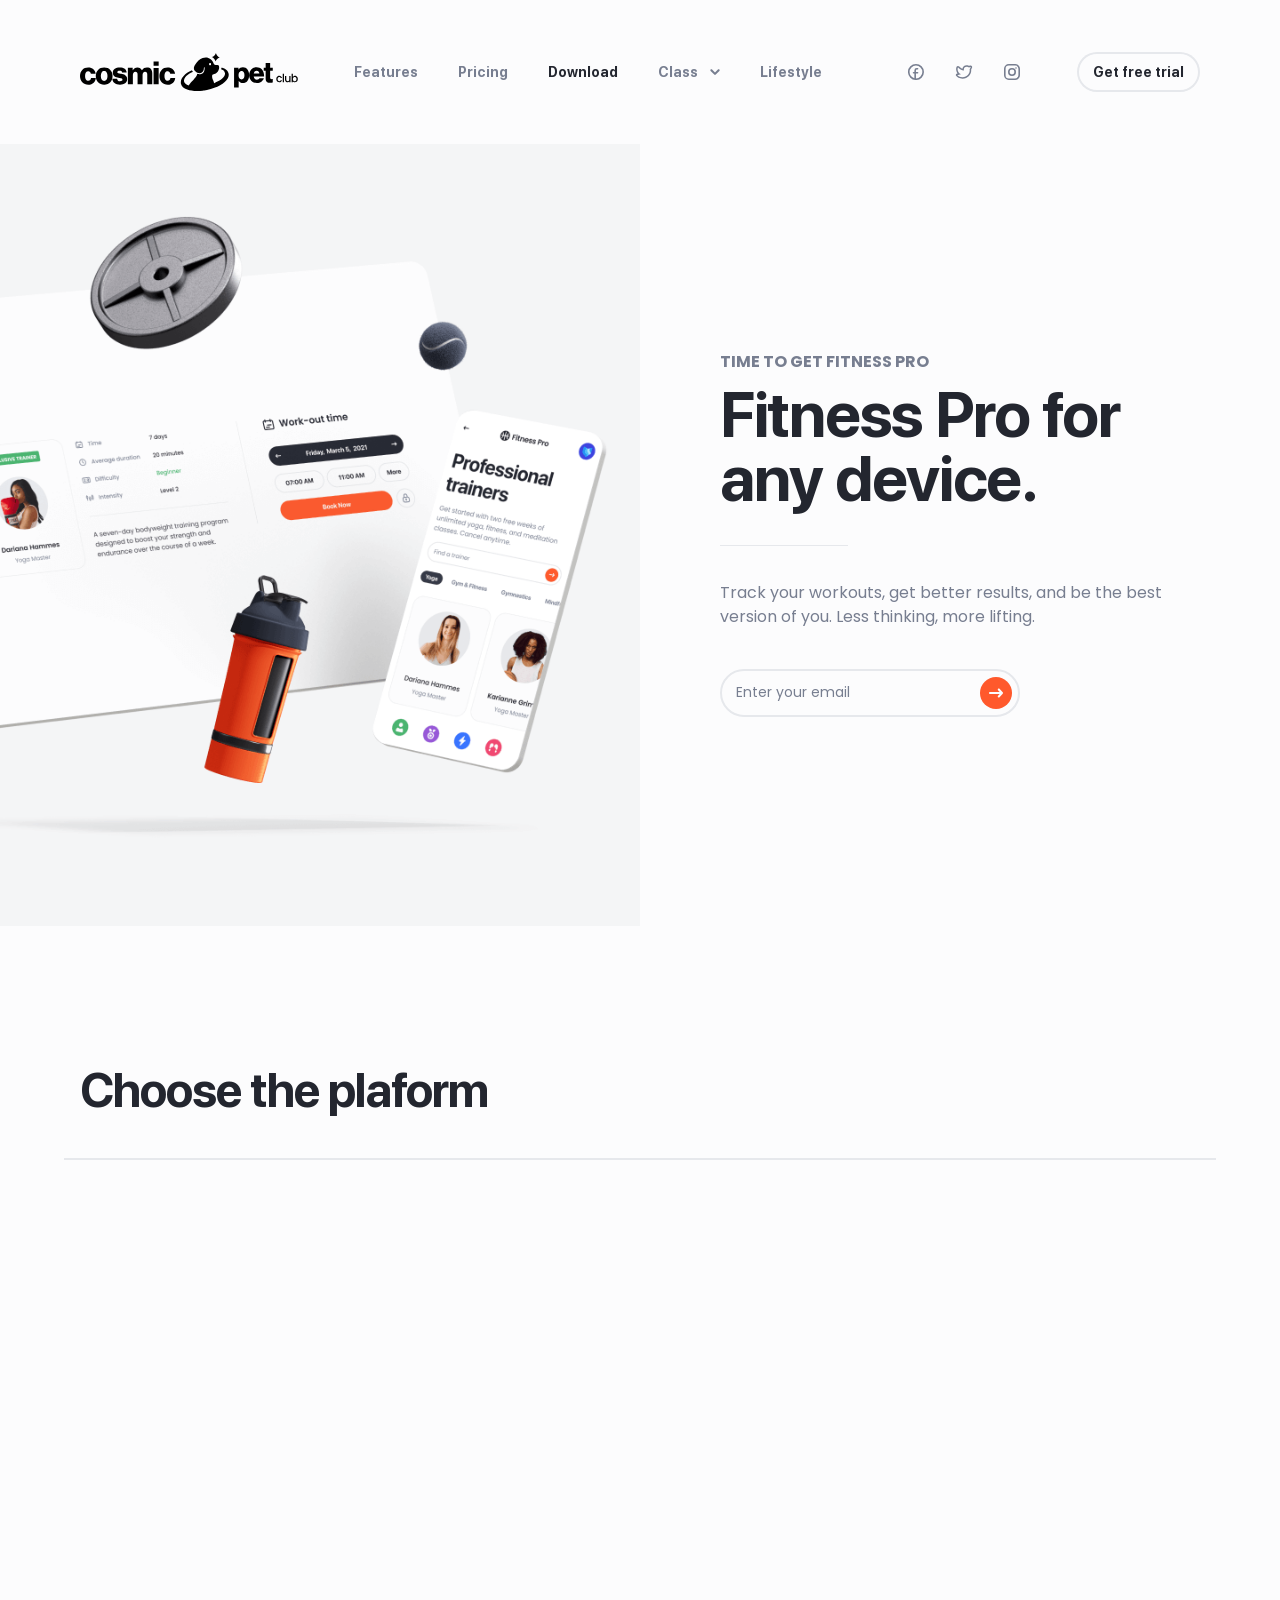
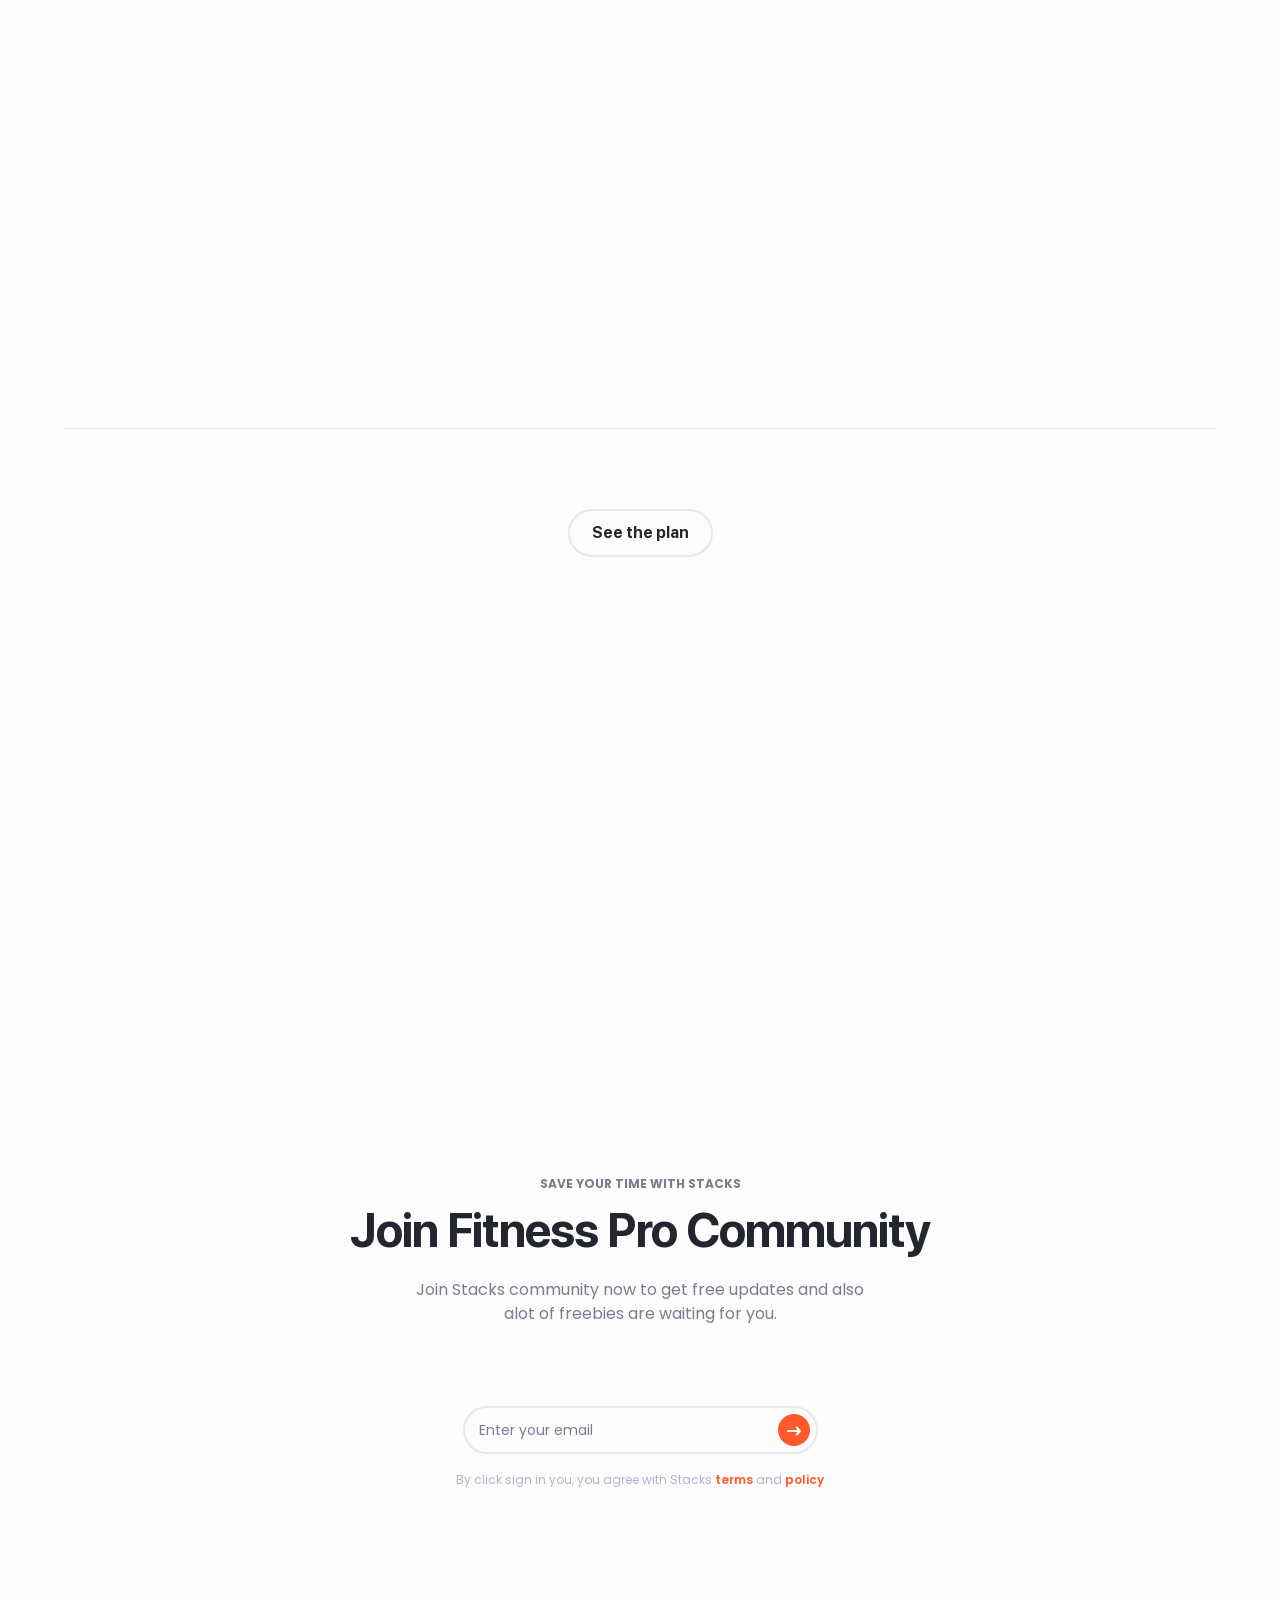
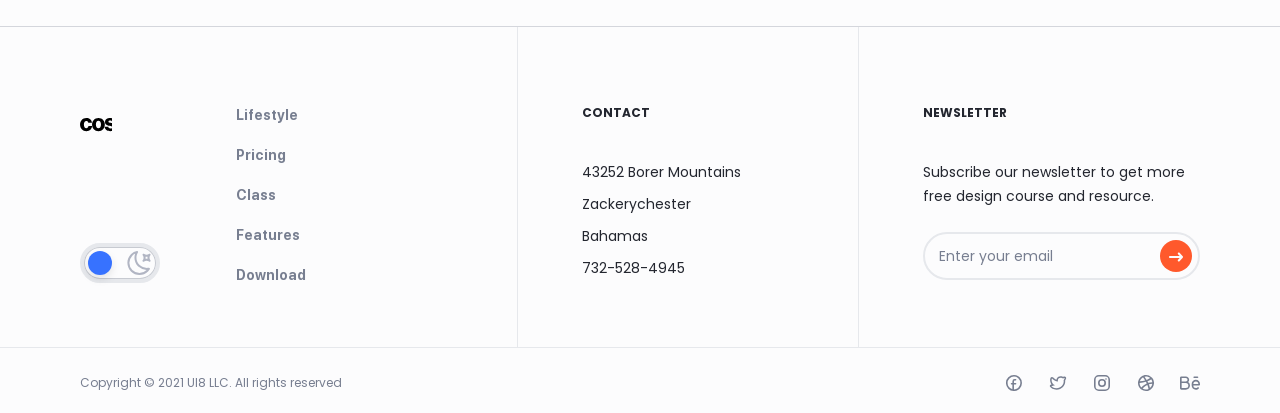
<file: download.html>
<!DOCTYPE html>
<html lang="en">
  <head>
    <meta charset="utf-8">
    <title>Download</title>
    <meta http-equiv="X-UA-Compatible" content="IE=Edge">
    <meta name="viewport" content="width=device-width, initial-scale=1, maximum-scale=1.0, user-scalable=no">
    <meta name="format-detection" content="telephone=no">
    <link rel="apple-touch-icon" sizes="180x180" href="img/apple-touch-icon.png">
    <link rel="icon" type="image/png" sizes="32x32" href="img/favicon-32x32.png">
    <link rel="icon" type="image/png" sizes="16x16" href="img/favicon-16x16.png">
    <link rel="manifest" href="img/site.webmanifest">
    <link rel="mask-icon" href="img/safari-pinned-tab.svg" color="#5bbad5">
    <meta name="msapplication-TileColor" content="#da532c">
    <meta name="theme-color" content="#ffffff">
    <meta name="description" content="Premium Web UI Kit for Fitness Experience">
    <meta name="twitter:card" content="summary">
    <meta name="twitter:site" content="@ui8">
    <meta name="twitter:title" content="Fitness Pro: Website UI Kit">
    <meta name="twitter:description" content="Premium Web UI Kit for Fitness Experience">
    <meta name="twitter:creator" content="@ui8">
    <meta name="twitter:image" content="https://ui8-stacks-fitness-html.herokuapp.com/img/twitter-card.png">
    <meta property="og:title" content="Fitness Pro: Website UI Kit">
    <meta property="og:type" content="Article">
    <meta property="og:url" content="https://ui8.net/ui8/products/fitness-pro-website-ui-kit">
    <meta property="og:image" content="https://ui8-stacks-fitness-html.herokuapp.com/img/fb-og-image.png">
    <meta property="og:description" content="Premium Web UI Kit for Fitness Experience">
    <meta property="og:site_name" content="Fitness Pro: Website UI Kit">
    <meta property="fb:admins" content="132951670226590">
    <link rel="preconnect" href="https://fonts.gstatic.com">
    <link href="https://fonts.googleapis.com/css2?family=Poppins:wght@400;500;600;700&amp;display=swap" rel="stylesheet">
    <link rel="stylesheet" media="all" href="css/app.min.css">
    <script>
      var viewportmeta = document.querySelector('meta[name="viewport"]');
      if (viewportmeta) {
        if (screen.width < 375) {
          var newScale = screen.width / 375;
          viewportmeta.content = 'width=375, minimum-scale=' + newScale + ', maximum-scale=1.0, user-scalable=no, initial-scale=' + newScale + '';
        } else {
          viewportmeta.content = 'width=device-width, maximum-scale=1.0, initial-scale=1.0';
        }
      }
    </script>
  </head>
  <body>
    <script>
      console.log(localStorage.getItem('darkMode'));
      if (localStorage.getItem('darkMode') === "on") {
        document.body.classList.add("dark");
        document.addEventListener("DOMContentLoaded", function() {
          document.querySelector('.js-theme input').checked = true;
        });
      }
    </script>
    <!-- outer-->
    <div class="outer">
      <!-- header-->
      <header class="header js-header">
        <div class="header__center center"><a class="header__logo" href="index.html"><img class="some-icon" src="img/logo-dark.svg" alt="Fitness Pro"><img class="some-icon-dark" src="img/logo-light.svg" alt="Fitness Pro"></a>
          <div class="header__wrap js-header-wrap">
            <nav class="header__nav"><a class="header__link" href="features.html">Features</a><a class="header__link" href="pricing.html">Pricing</a><a class="header__link active" href="download.html">Download</a>
              <div class="header__dropdown js-header-dropdown">
                <div class="header__head js-header-head">Class
                  <svg class="icon icon-arrow-bottom">
                    <use xlink:href="#icon-arrow-bottom"></use>
                  </svg>
                </div>
                <div class="header__body js-header-body">
                  <div class="header__inner">
                    <div class="header__row">
                      <div class="header__col"><a class="header__direction" href="#">
                          <div class="header__info">Find a class to achieve your goals 🔥</div>
                          <div class="header__preview"><img srcSet="img/content/ball@2x.png 2x" src="img/content/ball.png" alt="Ball"></div></a>
                        <div class="header__menu"><a class="header__box" href="class01.html">
                            <div class="header__icon"><img src="img/menu-video.svg" alt="Video"></div>
                            <div class="header__text">Program Videos</div></a><a class="header__box" href="class02.html">
                            <div class="header__icon"><img src="img/menu-class.svg" alt="Class"></div>
                            <div class="header__text">Premium Class</div></a></div>
                      </div>
                      <div class="header__col">
                        <div class="header__line">
                          <div class="header__cell"><a class="header__card" href="class01-details.html">
                              <div class="header__photo"><img srcSet="img/content/header-pic-1@2x.png 2x" src="img/content/header-pic-1.png" alt="Header content">
                                <div class="status-black header__category">featured class</div>
                              </div>
                              <div class="header__top">
                                <div class="header__user">
                                  <div class="header__avatar"><img src="img/content/avatar-1.png" alt="Avatar"></div>
                                  <div class="header__details">
                                    <div class="header__title">Sweet and Tone</div>
                                    <div class="header__trainer">Zack Beier</div>
                                  </div>
                                </div>
                                <div class="status-stroke-green header__level">beginner</div>
                              </div>
                              <div class="header__content">Sweet and Tone is a seven-day bodyweight training program designed to boost your strength and endurance over the course of a week.</div></a></div>
                          <div class="header__cell"><a class="header__item" href="class01-details.html">
                              <div class="header__photo"><img srcSet="img/content/header-pic-2@2x.png 2x" src="img/content/header-pic-2.png" alt="Header content"></div>
                              <div class="header__description">
                                <div class="status-green header__category">yoga</div>
                                <div class="header__user">
                                  <div class="header__avatar"><img src="img/content/avatar-2.png" alt="Avatar"></div>
                                  <div class="header__details">
                                    <div class="header__title">Sweet and Tone</div>
                                    <div class="header__trainer">Zack Beier</div>
                                  </div>
                                </div>
                              </div></a><a class="header__item" href="class01-details.html">
                              <div class="header__photo"><img srcSet="img/content/header-pic-3@2x.png 2x" src="img/content/header-pic-3.png" alt="Header content"></div>
                              <div class="header__description">
                                <div class="status-purple header__category">mindfulness</div>
                                <div class="header__user">
                                  <div class="header__avatar"><img src="img/content/avatar-3.png" alt="Avatar"></div>
                                  <div class="header__details">
                                    <div class="header__title">Sweet and Tone</div>
                                    <div class="header__trainer">Zack Beier</div>
                                  </div>
                                </div>
                              </div></a><a class="header__item" href="class01-details.html">
                              <div class="header__photo"><img srcSet="img/content/header-pic-4@2x.png 2x" src="img/content/header-pic-4.png" alt="Header content"></div>
                              <div class="header__description">
                                <div class="status-red header__category">fitness</div>
                                <div class="header__user">
                                  <div class="header__avatar"><img src="img/content/avatar-4.png" alt="Avatar"></div>
                                  <div class="header__details">
                                    <div class="header__title">Sweet and Tone</div>
                                    <div class="header__trainer">Zack Beier</div>
                                  </div>
                                </div>
                              </div></a></div>
                        </div>
                      </div>
                    </div>
                    <div class="header__foot">
                      <div class="header__stage">Pro Trainers</div>
                      <div class="header__list">
                        <div class="header__user">
                          <div class="header__avatar"><img src="img/content/avatar-1.png" alt="Avatar"></div>
                          <div class="header__details">
                            <div class="header__title">Boyd Reinger</div>
                            <div class="header__trainer">Personal trainer</div>
                          </div>
                        </div>
                        <div class="header__user">
                          <div class="header__avatar"><img src="img/content/avatar-2.png" alt="Avatar"></div>
                          <div class="header__details">
                            <div class="header__title">Randal Jacobson</div>
                            <div class="header__trainer">Personal trainer</div>
                          </div>
                        </div>
                        <div class="header__user">
                          <div class="header__avatar"><img src="img/content/avatar-3.png" alt="Avatar"></div>
                          <div class="header__details">
                            <div class="header__title">Dwight Schamberger</div>
                            <div class="header__trainer">Personal trainer</div>
                          </div>
                        </div>
                        <div class="header__user">
                          <div class="header__avatar"><img src="img/content/avatar-4.png" alt="Avatar"></div>
                          <div class="header__details">
                            <div class="header__title">Omari Gulgowski</div>
                            <div class="header__trainer">Personal trainer</div>
                          </div>
                        </div>
                      </div>
                    </div>
                  </div>
                </div>
              </div><a class="header__link" href="lifestyle.html">Lifestyle</a>
            </nav>
            <div class="header__group">
              <div class="header__contacts">
                <div class="header__element">
                  <div class="header__subtitle">Montanachester</div>
                  <div class="header__text">06787 Block Estates</div>
                </div>
                <div class="header__element">
                  <div class="header__subtitle">Lake Gene</div>
                  <div class="header__text">167 Emard River</div>
                </div>
                <div class="header__element">
                  <div class="header__subtitle">North Hassiefort</div>
                  <div class="header__text">032 Leonora Spurs</div>
                </div>
              </div>
              <div class="header__socials"><a class="header__social" href="https://www.facebook.com/ui8.net/" target="_blank">
                  <svg class="icon icon-facebook">
                    <use xlink:href="#icon-facebook"></use>
                  </svg></a><a class="header__social" href="https://twitter.com/ui8" target="_blank">
                  <svg class="icon icon-twitter">
                    <use xlink:href="#icon-twitter"></use>
                  </svg></a><a class="header__social" href="https://www.instagram.com/ui8net/" target="_blank">
                  <svg class="icon icon-instagram">
                    <use xlink:href="#icon-instagram"></use>
                  </svg></a></div>
              <button class="button-stroke button-small header__button">Get free trial</button>
            </div>
          </div>
          <button class="button-stroke button-small header__button">Get free trial</button>
          <button class="header__burger js-header-burger"></button>
        </div>
      </header>
      <!-- container-->
      <div class="outer__content">
        <div class="main2">
          <div class="main2__center center">
            <div class="main2__col">
              <div class="main2__preview"><img class="some-icon" srcSet="img/content/download-pic@2x.png 2x" src="img/content/download-pic.png" alt="Download bg"><img class="some-icon-dark" srcSet="img/content/download-pic-dark@2x.png 2x" src="img/content/download-pic-dark.png" alt="Download bg"></div>
            </div>
            <div class="main2__col">
              <div class="main2__wrap">
                <div class="stage">time to get fitness pro</div>
                <h1 class="main2__title h1">Fitness Pro for any device.</h1>
                <div class="main2__text">Track your workouts, get better results, and be the best version of you. Less thinking, more lifting.</div>
                <form class="subscription">
                  <input class="subscription__input" type="email" placeholder="Enter your email" required="required"/>
                  <button class="subscription__btn">
                    <svg class="icon icon-arrow-right">
                      <use xlink:href="#icon-arrow-right"></use>
                    </svg>
                  </button>
                </form>
              </div>
            </div>
          </div>
        </div>
        <div class="section platform">
          <div class="platform__center center">
            <h2 class="platform__title h2">Choose the plaform</h2>
            <div class="platform__list">
              <div class="platform__item" data-aos="animation-opacity">
                <div class="platform__preview" style="background-color: #EF466F;"><img src="img/content/apple.svg" alt="Apple"></div>
                <div class="platform__details">
                  <div class="status-stroke-black platform__status">updated</div>
                  <div class="platform__subtitle">Fitness Pro for Mac OS</div>
                  <div class="platform__description">We realize ideas from simple.</div>
                  <button class="button-small platform__button">Download
                    <svg class="icon icon-arrow-down">
                      <use xlink:href="#icon-arrow-down"></use>
                    </svg>
                  </button>
                </div>
              </div>
              <div class="platform__item" data-aos="animation-opacity">
                <div class="platform__preview" style="background-color: #45B26B;"><img src="img/content/windows.svg" alt="Windows"></div>
                <div class="platform__details">
                  <div class="status-green platform__status">coming soon</div>
                  <div class="platform__subtitle">Fitness Pro for Windows</div>
                  <div class="platform__description">We realize ideas from simple.</div>
                  <button class="button-small platform__button">Download
                    <svg class="icon icon-arrow-down">
                      <use xlink:href="#icon-arrow-down"></use>
                    </svg>
                  </button>
                </div>
              </div>
              <div class="platform__item" data-aos="animation-opacity">
                <div class="platform__preview" style="background-color: #EF466F;"><img src="img/content/mouse.svg" alt="Mouse"></div>
                <div class="platform__details">
                  <div class="status-green platform__status">coming soon</div>
                  <div class="platform__subtitle">Fitness Pro for Mac OS</div>
                  <div class="platform__description">We realize ideas from simple.</div>
                  <button class="button-small platform__button">Download
                    <svg class="icon icon-arrow-down">
                      <use xlink:href="#icon-arrow-down"></use>
                    </svg>
                  </button>
                </div>
              </div>
              <div class="platform__item" data-aos="animation-opacity">
                <div class="platform__preview" style="background-color: #3772FF;"><img src="img/content/apple.svg" alt="Apple"></div>
                <div class="platform__details">
                  <div class="status-green platform__status">coming soon</div>
                  <div class="platform__subtitle">Fitness Pro for Mac OS</div>
                  <div class="platform__description">We realize ideas from simple.</div>
                  <button class="button-small platform__button">Download
                    <svg class="icon icon-arrow-down">
                      <use xlink:href="#icon-arrow-down"></use>
                    </svg>
                  </button>
                </div>
              </div>
              <div class="platform__item" data-aos="animation-opacity">
                <div class="platform__preview" style="background-color: #9757D7;"><img src="img/content/android.svg" alt="Android"></div>
                <div class="platform__details">
                  <div class="platform__subtitle">Fitness Pro for Android</div>
                  <div class="platform__description">We realize ideas from simple.</div>
                  <button class="button-small platform__button">Download
                    <svg class="icon icon-arrow-down">
                      <use xlink:href="#icon-arrow-down"></use>
                    </svg>
                  </button>
                </div>
              </div>
            </div>
            <div class="platform__btns">
              <button class="button-stroke platform__button">See the plan</button>
            </div>
          </div>
        </div>
        <div class="section-pb community">
          <div class="community__center center">
            <div class="community__preview" data-aos="animation-translate-up"><img class="some-icon" srcSet="img/content/dumbbell@2x.png 2x" src="img/content/dumbbell.png" alt="Dumbbell"><img class="some-icon-dark" srcSet="img/content/dumbbell-dark@2x.png 2x" src="img/content/dumbbell-dark.png" alt="Dumbbell"></div>
            <div class="stage-small">Save your time with Stacks</div>
            <h2 class="community__title h2">Join Fitness Pro Community</h2>
            <div class="community__text">Join Stacks community now to get free updates and also alot of freebies are waiting for you.</div>
            <form class="subscription">
              <input class="subscription__input" type="email" placeholder="Enter your email" required="required"/>
              <button class="subscription__btn">
                <svg class="icon icon-arrow-right">
                  <use xlink:href="#icon-arrow-right"></use>
                </svg>
              </button>
            </form>
            <div class="community__note">By click sign in you, you agree with Stacks <a href="#">terms</a> and <a href="#">policy</a></div>
          </div>
        </div>
      </div>
      <!-- footer-->
      <footer class="footer">
        <div class="footer__body">
          <div class="footer__center center">
            <div class="footer__col">
              <div class="footer__box"><a class="footer__logo" href="index.html"><img class="some-icon" src="img/logo-dark.svg" alt="Fitness Pro"><img class="some-icon-dark" src="img/logo-light.svg" alt="Fitness Pro"></a>
                <label class="theme js-theme">
                  <input class="theme__input" type="checkbox"/><span class="theme__inner"><span class="theme__box"></span><span class="theme__icon">
                      <svg class="icon icon-moon">
                        <use xlink:href="#icon-moon"></use>
                      </svg>
                      <svg class="icon icon-sun">
                        <use xlink:href="#icon-sun"></use>
                      </svg></span></span>
                </label>
              </div>
              <div class="footer__item">
                <div class="footer__category">footer nav
                  <svg class="icon icon-arrow-bottom">
                    <use xlink:href="#icon-arrow-bottom"></use>
                  </svg>
                </div>
                <div class="footer__menu"><a class="footer__link" href="lifestyle.html">Lifestyle</a><a class="footer__link" href="pricing.html">Pricing</a><a class="footer__link" href="class01.html">Class</a><a class="footer__link" href="features.html">Features</a><a class="footer__link" href="download.html">Download</a></div>
              </div>
            </div>
            <div class="footer__col">
              <div class="footer__category">contact</div>
              <div class="footer__info">
                <p>43252 Borer Mountains</p>
                <p>Zackerychester</p>
                <p>Bahamas</p>
                <p>732-528-4945</p>
              </div>
            </div>
            <div class="footer__col">
              <div class="footer__category">newsletter</div>
              <div class="footer__info">Subscribe our newsletter to get more free design course and resource.</div>
              <form class="subscription">
                <input class="subscription__input" type="email" placeholder="Enter your email" required="required"/>
                <button class="subscription__btn">
                  <svg class="icon icon-arrow-right">
                    <use xlink:href="#icon-arrow-right"></use>
                  </svg>
                </button>
              </form>
            </div>
          </div>
        </div>
        <div class="footer__bottom">
          <div class="footer__center center">
            <div class="footer__copyright">Copyright © 2021 UI8 LLC. All rights reserved</div>
            <div class="footer__socials"><a class="footer__social" href="https://www.facebook.com/ui8.net/" target="_blank">
                <svg class="icon icon-facebook">
                  <use xlink:href="#icon-facebook"></use>
                </svg></a><a class="footer__social" href="https://twitter.com/ui8" target="_blank">
                <svg class="icon icon-twitter">
                  <use xlink:href="#icon-twitter"></use>
                </svg></a><a class="footer__social" href="https://www.instagram.com/ui8net/" target="_blank">
                <svg class="icon icon-instagram">
                  <use xlink:href="#icon-instagram"></use>
                </svg></a><a class="footer__social" href="https://dribbble.com/ui8" target="_blank">
                <svg class="icon icon-dribbble">
                  <use xlink:href="#icon-dribbble"></use>
                </svg></a><a class="footer__social" href="https://www.behance.net/ui8" target="_blank">
                <svg class="icon icon-behance">
                  <use xlink:href="#icon-behance"></use>
                </svg></a></div>
          </div>
        </div>
      </footer>
    </div>
    <!-- scripts-->
    <script src="js/lib/jquery.min.js"></script>
    <script src="js/lib/slick.min.js"></script>
    <script src="js/lib/jquery.nice-select.min.js"></script>
    <script src="js/lib/jquery.magnific-popup.min.js"></script>
    <script src="js/lib/aos.js"></script>
    <script src="js/app.js"></script>
    <!-- svg sprite-->
    <div style="display: none"><svg width="0" height="0">
<symbol xmlns="http://www.w3.org/2000/svg" viewBox="0 0 16 16" id="icon-arrow-right">
<path d="M10.39 3.153c.464-.428 1.187-.399 1.615.065l3.692 4c.404.438.404 1.113 0 1.55l-3.692 4c-.428.464-1.151.493-1.615.065s-.493-1.151-.065-1.615l1.922-2.082H1.143C.512 9.136 0 8.624 0 7.993S.512 6.85 1.143 6.85h11.104l-1.922-2.082c-.428-.464-.399-1.187.065-1.615z"></path>
</symbol>
<symbol xmlns="http://www.w3.org/2000/svg" viewBox="0 0 16 16" id="icon-arrow-bottom">
<path d="M15.039 3.961c-.653-.653-1.713-.653-2.366 0L8 8.634 3.327 3.961c-.653-.653-1.713-.653-2.366 0s-.653 1.713 0 2.366l5.856 5.856c.653.653 1.713.653 2.366 0l5.856-5.856c.653-.653.653-1.713 0-2.366z"></path>
</symbol>
<symbol xmlns="http://www.w3.org/2000/svg" viewBox="0 0 16 16" id="icon-arrow-right-empty">
<path d="M5.551 15.665l-.1.089c-.449.355-1.102.326-1.517-.089-.446-.446-.446-1.17 0-1.616h0l6.048-6.05-6.048-6.048-.089-.1C3.491 1.403 3.52.749 3.935.335c.446-.446 1.17-.446 1.616 0h0l6.857 6.857.089.1c.355.449.326 1.102-.089 1.517h0l-6.857 6.857z"></path>
</symbol>
<symbol xmlns="http://www.w3.org/2000/svg" viewBox="0 0 16 16" id="icon-arrow-down">
<path d="M12.833 10.39c.428.464.399 1.187-.065 1.615l-4 3.692c-.438.404-1.113.404-1.55 0l-4-3.692c-.464-.428-.493-1.151-.065-1.615s1.151-.493 1.615-.065l2.082 1.922V1.143C6.85.512 7.362 0 7.993 0s1.143.512 1.143 1.143v11.104l2.082-1.922c.464-.428 1.187-.399 1.615.065z"></path>
</symbol>
<symbol xmlns="http://www.w3.org/2000/svg" viewBox="0 0 16 16" id="icon-arrow-prev">
<path d="M5.61 13.697c-.464.428-1.187.399-1.615-.065l-3.692-4c-.404-.438-.404-1.113 0-1.55l3.692-4c.428-.464 1.151-.493 1.615-.065s.493 1.151.065 1.615L3.753 7.714h11.104c.631 0 1.143.512 1.143 1.143S15.488 10 14.857 10H3.753l1.922 2.082c.428.464.399 1.187-.065 1.615z"></path>
</symbol>
<symbol xmlns="http://www.w3.org/2000/svg" viewBox="0 0 16 16" id="icon-arrow-next">
<path d="M10.39 3.303c.464-.428 1.187-.399 1.615.065l3.692 4c.404.438.404 1.113 0 1.55l-3.692 4c-.428.464-1.151.493-1.615.065s-.493-1.151-.065-1.615l1.922-2.082H1.143C.512 9.286 0 8.774 0 8.143S.512 7 1.143 7h11.104l-1.922-2.082c-.428-.464-.399-1.187.065-1.615z"></path>
</symbol>
<symbol xmlns="http://www.w3.org/2000/svg" viewBox="0 0 16 16" id="icon-instagram">
<path d="M11.2 0A4.8 4.8 0 0 1 16 4.8h0v6.4a4.8 4.8 0 0 1-4.8 4.8h0-6.4A4.8 4.8 0 0 1 0 11.2h0V4.8A4.8 4.8 0 0 1 4.8 0h0zm0 1.6H4.8a3.2 3.2 0 0 0-3.2 3.2v6.4a3.2 3.2 0 0 0 3.2 3.2h6.4a3.2 3.2 0 0 0 3.2-3.2V4.8a3.2 3.2 0 0 0-3.2-3.2zM8 4a4 4 0 1 1 0 8 4 4 0 1 1 0-8zm0 1.6a2.4 2.4 0 0 0 0 4.8 2.4 2.4 0 0 0 0-4.8zm4-2.4a.8.8 0 1 1 0 1.6.8.8 0 1 1 0-1.6z"></path>
</symbol>
<symbol xmlns="http://www.w3.org/2000/svg" viewBox="0 0 16 16" id="icon-facebook">
<path d="M7.967.017a8 8 0 1 1 0 16 8 8 0 1 1 0-16zm0 1.6a6.4 6.4 0 0 0-6.4 6.4c0 2.982 2.039 5.487 4.799 6.198l.001-4.598h-.8a.8.8 0 1 1 0-1.6h.8v-1.6a2.4 2.4 0 0 1 2.4-2.4h.8a.8.8 0 1 1 0 1.6h0-.8a.8.8 0 0 0-.8.8h0v1.6h1.6a.8.8 0 1 1 0 1.6h0-1.6v4.8a6.4 6.4 0 0 0 0-12.8z"></path>
</symbol>
<symbol xmlns="http://www.w3.org/2000/svg" viewBox="0 0 16 16" id="icon-twitter">
<path d="M2.121 9.233C1.018 9.236.306 10.492.986 11.444c.973 1.363 2.737 2.456 5.681 2.456 4.563 0 8.226-3.719 7.714-8.113l.751-1.503c.521-1.042-.384-2.227-1.527-1.999l-.993.198c-.263-.139-.535-.244-.768-.32-.454-.148-1.003-.265-1.511-.265-.913 0-1.701.234-2.327.704-.619.464-.968 1.075-1.159 1.635-.088.258-.147.518-.185.766-.354-.111-.715-.261-1.069-.445-.802-.415-1.451-.942-1.817-1.404-.614-.775-1.915-.717-2.371.29-.643 1.42-.467 3.102.111 4.462a6.57 6.57 0 0 0 .754 1.324l-.151.001zm4.546 3.333c-2.576 0-3.907-.933-4.596-1.898-.031-.043 0-.102.054-.103.701-.002 2.139-.035 3.087-.59.049-.029.038-.101-.016-.119-2.211-.743-3.467-3.891-2.575-5.86.02-.045.081-.051.112-.012C3.752 5.271 5.98 6.531 7.919 6.566c.042.001.074-.037.067-.079-.078-.507-.376-3.254 2.347-3.254.65 0 1.618.317 1.974.642a.07.07 0 0 0 .061.017l1.498-.3c.054-.011.098.046.073.095l-.929 1.858c-.006.013-.008.028-.006.042.651 3.658-2.345 6.978-6.337 6.978z"></path>
</symbol>
<symbol xmlns="http://www.w3.org/2000/svg" viewBox="0 0 16 16" id="icon-dribbble">
<path d="M8 0a7.97 7.97 0 0 1 5.441 2.135h0l.012.011.191.184-.203-.195.251.244.391.425.058.069.122.15.07.09a7.96 7.96 0 0 1 1.606 3.903l.021.186.002.015.01.111-.012-.127.024.299L16 8l-.004.249L16 8l-.025.632-.013.149-.002.02c-.248 2.499-1.647 4.659-3.658 5.945l-.017.011-.028.018-.236.143.264-.161-.307.186-.531.279-.114.053-.211.093-.034.014C10.138 15.78 9.095 16 8 16c-1.715 0-3.304-.54-4.606-1.458h0l-.033-.024-.468-.36-.025-.021-.186-.161-.062-.056-.414-.405-.024-.025C.829 12.057 0 10.125 0 8l.005-.297L0 7.993l.011-.415.013-.199.007-.09.02-.203.019-.156.027-.186.016-.1.04-.216.008-.037C.643 4.036 2.157 2.059 4.21.953l-.266.15.301-.169.27-.137.088-.042.154-.07.124-.054.536-.205.031-.011C6.25.146 7.108 0 8 0zm1.356 9.906c-1.362.66-2.858 1.732-4.775 3.502A6.35 6.35 0 0 0 8 14.4a6.38 6.38 0 0 0 2.504-.508 24.45 24.45 0 0 0-1.148-3.985zm4.991-1.08l-.04.001c-1.289.046-2.38.169-3.462.495a25.99 25.99 0 0 1 1.113 3.706 6.39 6.39 0 0 0 2.389-4.202zM7.942 6.86c-1.85.583-3.914.939-6.34 1.076A.85.85 0 0 0 1.6 8c0 1.695.659 3.237 1.735 4.382 2.086-1.945 3.78-3.18 5.397-3.951L7.942 6.86zm5.266-2.581l-.147.101c-1.136.761-2.314 1.406-3.597 1.931l.759 1.53c1.34-.425 2.665-.568 4.129-.616a6.34 6.34 0 0 0-1.144-2.946zM4.958 2.37l-.126.068c-1.459.833-2.558 2.223-3.009 3.88 2.028-.132 3.752-.426 5.288-.878-.639-1.026-1.357-2.042-2.153-3.07zM8 1.6a6.42 6.42 0 0 0-1.485.173l2.147 3.135c1.224-.484 2.349-1.087 3.444-1.816C10.995 2.16 9.563 1.6 8 1.6z"></path>
</symbol>
<symbol xmlns="http://www.w3.org/2000/svg" viewBox="0 0 16 16" id="icon-behance">
<path d="M12.667 5.367C14.508 5.367 16 6.86 16 8.701v.667c0 .368-.298.667-.667.667h-4.667a2 2 0 0 0 2 2 1.99 1.99 0 0 0 1.233-.425c.177-.139.387-.242.612-.242.571 0 .937.59.537.998-.605.618-1.449 1.002-2.382 1.002-1.841 0-3.333-1.492-3.333-3.333V8.701c0-1.841 1.492-3.333 3.333-3.333zm-8-2.667c1.473 0 2.667 1.194 2.667 2.667a2.66 2.66 0 0 1-.8 1.905A3.33 3.33 0 0 1 8 10.033c0 1.841-1.492 3.333-3.333 3.333h0-3.524C.512 13.367 0 12.855 0 12.224h0V3.767C0 3.178.478 2.7 1.067 2.7h0zm0 5.333H1.333v4h3.333a2 2 0 0 0 0-4zm8-1.333a2 2 0 0 0-2 2h4a2 2 0 0 0-2-2zm-8-2.667H1.333V6.7h3.333C5.403 6.7 6 6.103 6 5.367s-.597-1.333-1.333-1.333zM14 2.7c.368 0 .667.298.667.667s-.298.667-.667.667h0-2.667c-.368 0-.667-.298-.667-.667s.298-.667.667-.667h0z"></path>
</symbol>
<symbol xmlns="http://www.w3.org/2000/svg" viewBox="0 0 16 16" id="icon-linkedin">
<path d="M12.8.001a3.2 3.2 0 0 1 3.2 3.2h0v9.6a3.2 3.2 0 0 1-3.2 3.2h0-9.6a3.2 3.2 0 0 1-3.2-3.2h0v-9.6a3.2 3.2 0 0 1 3.2-3.2h0zm0 1.6H3.2a1.6 1.6 0 0 0-1.6 1.6v9.6a1.6 1.6 0 0 0 1.6 1.6h9.6a1.6 1.6 0 0 0 1.6-1.6v-9.6a1.6 1.6 0 0 0-1.6-1.6zM4 6.401a.8.8 0 0 1 .8.8h0v4.8a.8.8 0 0 1-1.6 0h0v-4.8a.8.8 0 0 1 .8-.8zm5.6 0a3.2 3.2 0 0 1 3.2 3.2v2.4a.8.8 0 1 1-1.6 0v-2.4a1.6 1.6 0 0 0-3.2 0v2.4a.8.8 0 0 1-1.6 0v-4.8a.8.8 0 0 1 1.529-.33c.486-.298 1.059-.47 1.671-.47zM4 3.201a.8.8 0 0 1 0 1.6.8.8 0 0 1 0-1.6z"></path>
</symbol>
<symbol xmlns="http://www.w3.org/2000/svg" viewBox="0 0 16 16" id="icon-play">
<path d="M1.509 2.463c0-1.71 1.876-2.755 3.33-1.855l8.945 5.538c1.378.853 1.378 2.857 0 3.711l-8.945 5.538c-1.454.899-3.33-.147-3.33-1.856V2.463z"></path>
</symbol>
<symbol xmlns="http://www.w3.org/2000/svg" viewBox="0 0 16 16" id="icon-info">
<path d="M8 0a1.6 1.6 0 1 0 0 3.2A1.6 1.6 0 1 0 8 0zm0 6.4A1.6 1.6 0 0 0 6.4 8v6.4a1.6 1.6 0 1 0 3.2 0V8A1.6 1.6 0 0 0 8 6.4z"></path>
</symbol>
<symbol xmlns="http://www.w3.org/2000/svg" viewBox="0 0 16 16" id="icon-check">
<path d="M14.049 2.635c.446-.446 1.17-.446 1.616 0 .412.412.444 1.06.095 1.509l-.095.108-9.143 9.143c-.412.412-1.06.444-1.509.095l-.108-.095L.335 8.822c-.446-.446-.446-1.17 0-1.616.412-.412 1.06-.444 1.509-.095l.108.095 3.763 3.762 8.335-8.334z"></path>
</symbol>
<symbol xmlns="http://www.w3.org/2000/svg" viewBox="0 0 16 16" id="icon-download">
<path d="M10.943 5.887l1.395.107c1.08.114 1.941.88 2.07 2.011.074.645.133 1.575.133 2.905l-.133 2.905c-.129 1.13-.988 1.897-2.069 2.011-.859.091-2.227.175-4.344.175s-3.485-.085-4.344-.175c-1.08-.114-1.939-.88-2.069-2.011-.074-.645-.133-1.575-.133-2.905l.133-2.905c.129-1.131.99-1.897 2.07-2.011l1.395-.107c.401-.021.744.286.765.688s-.286.744-.688.765l-1.32.101c-.455.048-.731.327-.777.729-.066.577-.123 1.451-.123 2.74l.123 2.74c.046.403.322.681.776.729.796.084 2.111.167 4.191.167l4.191-.167c.454-.048.73-.327.776-.729.066-.577.123-1.451.123-2.74l-.123-2.74c-.046-.402-.322-.682-.777-.729l-1.32-.101c-.401-.021-.709-.364-.688-.765s.364-.709.765-.688zM8.51.213l2.545 2.545a.73.73 0 0 1 0 1.029c-.284.284-.745.284-1.029 0L8.723 2.483v6.972c0 .402-.326.727-.727.727s-.727-.326-.727-.727V2.483L5.964 3.787c-.284.284-.745.284-1.029 0s-.284-.745 0-1.029L7.481.213c.284-.284.745-.284 1.029 0z"></path>
</symbol>
<symbol xmlns="http://www.w3.org/2000/svg" viewBox="0 0 16 16" id="icon-calendar">
<path d="M11.999 0a.8.8 0 0 1 .8.8h0l-.001.799.802.001a2.4 2.4 0 0 1 2.394 2.236L16 4v9.6a2.4 2.4 0 0 1-2.4 2.4h0H2.4A2.4 2.4 0 0 1 0 13.6h0V4a2.4 2.4 0 0 1 2.4-2.4h0l.798-.001L3.199.8a.8.8 0 0 1 .7-.794l.1-.006a.8.8 0 0 1 .8.8h0l-.001.799h6.4L11.199.8a.8.8 0 0 1 .7-.794zM13.6 3.2l-.802-.001.001.801a.8.8 0 0 1-.7.794l-.1.006a.8.8 0 0 1-.8-.8h0l-.001-.801h-6.4L4.799 4a.8.8 0 0 1-.7.794l-.1.006a.8.8 0 0 1-.8-.8h0l-.001-.801L2.4 3.2a.8.8 0 0 0-.8.8v9.6a.8.8 0 0 0 .8.8h11.2a.8.8 0 0 0 .8-.8V4a.8.8 0 0 0-.8-.8zm-4.801 8a.8.8 0 1 1 0 1.6h0-4.8a.8.8 0 1 1 0-1.6h0zm3.2-3.2a.8.8 0 1 1 0 1.6h0-5.6a.8.8 0 1 1 0-1.6h0z"></path>
</symbol>
<symbol xmlns="http://www.w3.org/2000/svg" viewBox="0 0 16 16" id="icon-scoreboard">
<path d="M13.333 2.65C14.806 2.65 16 3.844 16 5.317h0v5.333c0 1.473-1.194 2.667-2.667 2.667h0H2.667C1.194 13.317 0 12.123 0 10.65h0V5.317C0 3.844 1.194 2.65 2.667 2.65h0zm0 1.333H2.667c-.736 0-1.333.597-1.333 1.333v5.333c0 .736.597 1.333 1.333 1.333h10.667c.736 0 1.333-.597 1.333-1.333V5.317c0-.736-.597-1.333-1.333-1.333zm-1 1.333a1 1 0 0 1 1 1V7.65a1 1 0 0 1-1 1h-1v.667h1.333c.368 0 .667.298.667.667s-.298.667-.667.667H11a1 1 0 0 1-1-1V8.317a1 1 0 0 1 1-1h1V6.65h-1.333c-.368 0-.667-.298-.667-.667s.298-.667.667-.667h1.667zm-7.666 0c.368 0 .667.298.667.667v3.333c.368 0 .667.298.667.667s-.298.667-.667.667H4.001c-.368 0-.667-.298-.667-.667s.298-.667.667-.667V6.65c-.368 0-.667-.298-.667-.667s.298-.667.667-.667h.667zM8.001 8.65c.368 0 .667.298.667.667s-.298.667-.667.667-.667-.298-.667-.667.298-.667.667-.667zm0-2.667c.368 0 .667.298.667.667s-.298.667-.667.667-.667-.298-.667-.667.298-.667.667-.667z"></path>
</symbol>
<symbol xmlns="http://www.w3.org/2000/svg" viewBox="0 0 16 16" id="icon-clock">
<path d="M8 0a8 8 0 1 1 0 16A8 8 0 1 1 8 0zm0 1.6a6.4 6.4 0 0 0 0 12.8A6.4 6.4 0 1 0 8 1.6zm0 1.6a.8.8 0 0 1 .8.8v3.669l1.766 1.766a.8.8 0 0 1-1.131 1.131l-2-2A.8.8 0 0 1 7.2 8V4a.8.8 0 0 1 .8-.8z"></path>
</symbol>
<symbol xmlns="http://www.w3.org/2000/svg" viewBox="0 0 16 16" id="icon-candlesticks">
<path d="M7.833 4.409c.402 0 .727.326.727.727h0l.001 1.579c.846.3 1.453 1.108 1.453 2.057h0v2.182c0 .949-.606 1.757-1.453 2.057l-.001.852c0 .402-.326.727-.727.727s-.727-.326-.727-.727h0l-.001-.851c-.847-.299-1.455-1.107-1.455-2.057h0V8.772c0-.95.607-1.758 1.455-2.057l.001-1.578c0-.402.326-.727.727-.727zM2.015 1.5c.402 0 .727.326.727.727h0v.852c.847.3 1.454 1.108 1.454 2.057h0V6.59c0 .95-.607 1.757-1.454 2.057v3.76c0 .402-.326.727-.727.727s-.727-.326-.727-.727h0v-3.76C.44 8.349-.168 7.54-.168 6.59h0V5.136c0-.95.608-1.759 1.455-2.058v-.851c0-.402.326-.727.727-.727zm11.634 0c.402 0 .727.326.727.727h0v.851c.848.299 1.456 1.107 1.456 2.058h0v3.636c0 .951-.608 1.759-1.456 2.058v1.578c0 .402-.326.727-.727.727s-.727-.326-.727-.727h0l.001-1.579c-.846-.3-1.453-1.108-1.453-2.057h0V5.136c0-.949.606-1.757 1.453-2.057l-.001-.852c0-.402.326-.727.727-.727zM7.832 8.045c-.402 0-.727.326-.727.727v2.182c0 .402.326.727.727.727s.727-.326.727-.727V8.772c0-.402-.326-.727-.727-.727zm5.819-3.636c-.402 0-.727.326-.727.727v3.636c0 .402.326.727.727.727s.727-.326.727-.727V5.136c0-.402-.326-.727-.727-.727zm-11.637 0c-.402 0-.727.326-.727.727V6.59c0 .402.326.727.727.727s.727-.326.727-.727V5.136c0-.402-.326-.727-.727-.727z"></path>
</symbol>
<symbol xmlns="http://www.w3.org/2000/svg" viewBox="0 0 16 16" id="icon-lock">
<path d="M7.995 0c2.008 0 3.636 1.628 3.636 3.636v2.306c1.532.176 2.716 1.396 2.828 2.951l.081 2.015-.081 2.015c-.117 1.612-1.384 2.863-2.997 2.966L7.995 16a54.94 54.94 0 0 1-3.468-.11c-1.613-.103-2.88-1.354-2.997-2.966l-.081-2.015.081-2.015c.117-1.612 1.384-2.863 2.997-2.966l-.168.014V3.636C4.359 1.628 5.987 0 7.995 0zm0 7.273l-3.376.107a1.73 1.73 0 0 0-1.638 1.619l-.077 1.911.077 1.911a1.73 1.73 0 0 0 1.638 1.619l3.376.107 3.376-.107a1.73 1.73 0 0 0 1.638-1.619l.077-1.911-.077-1.911a1.73 1.73 0 0 0-1.638-1.619l-3.376-.107zm0 1.455c.803 0 1.455.651 1.455 1.455 0 .538-.293 1.008-.727 1.26h0v.922c0 .402-.326.727-.727.727s-.727-.326-.727-.727h0v-.922c-.435-.251-.727-.722-.727-1.26 0-.803.651-1.455 1.455-1.455zm0-7.273a2.18 2.18 0 0 0-2.182 2.182l-.002 2.225 2.184-.043 2.184.043-.002-2.225a2.18 2.18 0 0 0-2.182-2.182z"></path>
</symbol>
<symbol xmlns="http://www.w3.org/2000/svg" viewBox="0 0 16 16" id="icon-user">
<path d="M7.995 0c2.41 0 4.364 1.954 4.364 4.364 0 1.347-.61 2.551-1.569 3.351l-.145.116c2.295 1.017 3.896 3.315 3.896 5.987v1.454c0 .402-.326.727-.727.727s-.727-.326-.727-.727v-1.454a5.09 5.09 0 1 0-10.182 0v1.454c0 .402-.326.727-.727.727s-.727-.326-.727-.727v-1.454c0-2.672 1.601-4.971 3.897-5.987-1.043-.797-1.715-2.054-1.715-3.467C3.632 1.954 5.585 0 7.995 0zm0 1.455a2.91 2.91 0 0 0-2.909 2.909 2.91 2.91 0 0 0 2.909 2.909 2.91 2.91 0 0 0 2.909-2.909 2.91 2.91 0 0 0-2.909-2.909z"></path>
</symbol>
<symbol xmlns="http://www.w3.org/2000/svg" viewBox="0 0 16 16" id="icon-button-play">
<path d="M8 1.45c1.87 0 3.473.134 4.694.286a3.5 3.5 0 0 1 3.058 3.013c.136.965.248 2.106.248 3.246a23.73 23.73 0 0 1-.248 3.246 3.5 3.5 0 0 1-3.058 3.013A38.07 38.07 0 0 1 8 14.541a38.07 38.07 0 0 1-4.694-.286 3.5 3.5 0 0 1-3.058-3.013C.112 10.276 0 9.136 0 7.995s.112-2.281.248-3.246a3.5 3.5 0 0 1 3.058-3.013C4.527 1.584 6.13 1.45 8 1.45zm0 1.455c-1.802 0-3.344.129-4.514.275a2.05 2.05 0 0 0-1.798 1.773c-.13.923-.233 1.992-.233 3.043s.104 2.121.233 3.043a2.05 2.05 0 0 0 1.798 1.773c1.17.146 2.712.275 4.514.275s3.344-.129 4.514-.275a2.05 2.05 0 0 0 1.798-1.773 22.28 22.28 0 0 0 .233-3.043c0-1.052-.104-2.121-.233-3.043a2.05 2.05 0 0 0-1.798-1.773c-1.17-.146-2.712-.275-4.514-.275zm-1.07 2.15l3.719 2.324a.73.73 0 0 1 0 1.233L6.93 10.936a.73.73 0 0 1-1.113-.617V5.671a.73.73 0 0 1 1.113-.617z"></path>
</symbol>
<symbol xmlns="http://www.w3.org/2000/svg" viewBox="0 0 16 16" id="icon-search">
<path d="M6.609 0a6.61 6.61 0 0 1 6.609 6.609 6.58 6.58 0 0 1-1.256 3.877l3.733 3.733c.408.408.408 1.068 0 1.476-.376.376-.968.405-1.377.087l-.098-.087-3.732-3.733a6.58 6.58 0 0 1-3.877 1.256A6.61 6.61 0 0 1 0 6.609 6.61 6.61 0 0 1 6.609 0zm0 2.087c-2.497 0-4.522 2.025-4.522 4.522s2.025 4.522 4.522 4.522 4.522-2.025 4.522-4.522-2.025-4.522-4.522-4.522z"></path>
</symbol>
<symbol xmlns="http://www.w3.org/2000/svg" viewBox="0 0 16 16" id="icon-close">
<path d="M.335.335c.446-.446 1.17-.446 1.616 0L8 6.384 14.049.335c.446-.446 1.17-.446 1.616 0s.446 1.17 0 1.616L9.616 8l6.049 6.049c.446.446.446 1.17 0 1.616s-1.17.446-1.616 0L8 9.616l-6.049 6.049c-.446.446-1.17.446-1.616 0s-.446-1.17 0-1.616L6.384 8 .335 1.951c-.446-.446-.446-1.17 0-1.616"></path>
</symbol>
<symbol xmlns="http://www.w3.org/2000/svg" viewBox="0 0 16 16" id="icon-moon">
<path d="M6.584.005c.576-.116 1.012.512.703 1.012-1.596 2.578-1.209 5.997.97 8.23 1.668 1.608 3.979 2.285 6.273 1.903a.67.67 0 0 1 .694.996c-.279.488-.687.989-1.182 1.484-3.158 3.148-8.268 3.148-11.427 0-3.15-3.15-3.15-8.277-.015-11.411h0l.183-.188A7.44 7.44 0 0 1 6.584.005zM5.433 1.79l-.148.071a6.17 6.17 0 0 0-1.721 1.292h0l-.141.145a6.75 6.75 0 0 0 .14 9.382 6.75 6.75 0 0 0 9.527 0h0l.083-.085-.142-.001a8.57 8.57 0 0 1-5.539-2.216h0l-.183-.172C5.104 7.933 4.424 4.665 5.416 1.835h0l.016-.046.001.001zm9.194.159c.631-.523 1.506.39.891 1.003h0l-.078.086c-.599.728-.573 2.343.078 2.993h0l.054.058c.523.631-.39 1.506-1.003.891h0l-.086-.078c-.728-.599-2.343-.573-2.993.078h0l-.058.054c-.631.523-1.506-.39-.891-1.003h0l.078-.086c.599-.728.573-2.343-.078-2.993h0l-.054-.058c-.523-.631.39-1.506 1.003-.891h0l.086.078c.728.599 2.343.573 2.993-.078h0l.058-.054zm-.905 1.849l-.095.015a4.42 4.42 0 0 1-1.195 0h0l-.096-.015.015.097a4.42 4.42 0 0 1 0 1.195h0l-.015.096.096-.015a4.42 4.42 0 0 1 1.195 0h0l.095.015-.021-.097a4.42 4.42 0 0 1 0-1.195h0l.015-.097.007.001z"></path>
</symbol>
<symbol xmlns="http://www.w3.org/2000/svg" viewBox="0 0 16 16" id="icon-sun">
<path d="M8.001 14.001c.338 0 .623.253.662.589l.005.078v.667c0 .353-.275.644-.628.665s-.659-.237-.701-.587l-.005-.078v-.667c0-.368.299-.667.667-.667zm5.142-1.8l.063.055.467.467c.248.249.26.648.028.912s-.63.302-.908.086l-.063-.055-.467-.467c-.248-.249-.26-.648-.028-.912s.63-.302.908-.086zm-9.405.055c.238.238.261.615.055.88l-.055.063-.467.467c-.249.248-.648.26-.912.028s-.302-.63-.086-.908l.055-.063.467-.467c.26-.26.682-.26.943 0h0zM8.001 4a4 4 0 1 1 0 8.001 4 4 0 1 1 0-8.001zm0 1.333a2.67 2.67 0 0 0-2.667 2.667 2.67 2.67 0 0 0 2.667 2.667 2.67 2.67 0 0 0 2.667-2.667 2.67 2.67 0 0 0-2.667-2.667zm-6.667 2c.353 0 .644.275.665.628s-.237.659-.587.701l-.078.005H.667c-.353 0-.644-.275-.665-.628s.237-.659.587-.701l.078-.005h.667zm14.001 0c.353 0 .644.275.665.628s-.237.659-.587.701l-.078.005h-.667c-.353 0-.644-.275-.665-.628s.237-.659.587-.701l.078-.005h.667zM3.209 2.267l.063.055.467.467c.248.249.26.648.028.912s-.63.302-.908.086l-.063-.055-.467-.467c-.248-.249-.26-.648-.028-.912s.63-.302.908-.086zm10.464.055c.238.238.261.615.055.88l-.055.063-.467.467c-.249.248-.648.26-.912.028s-.302-.63-.086-.908l.055-.063.467-.467c.26-.26.682-.26.943 0h0zM8.001 0c.338 0 .623.253.662.589l.005.078v.667c0 .353-.275.644-.628.665s-.659-.237-.701-.587l-.005-.078V.667c0-.368.299-.667.667-.667z"></path>
</symbol>
</svg>
    </div>
  </body>
</html>
</file>
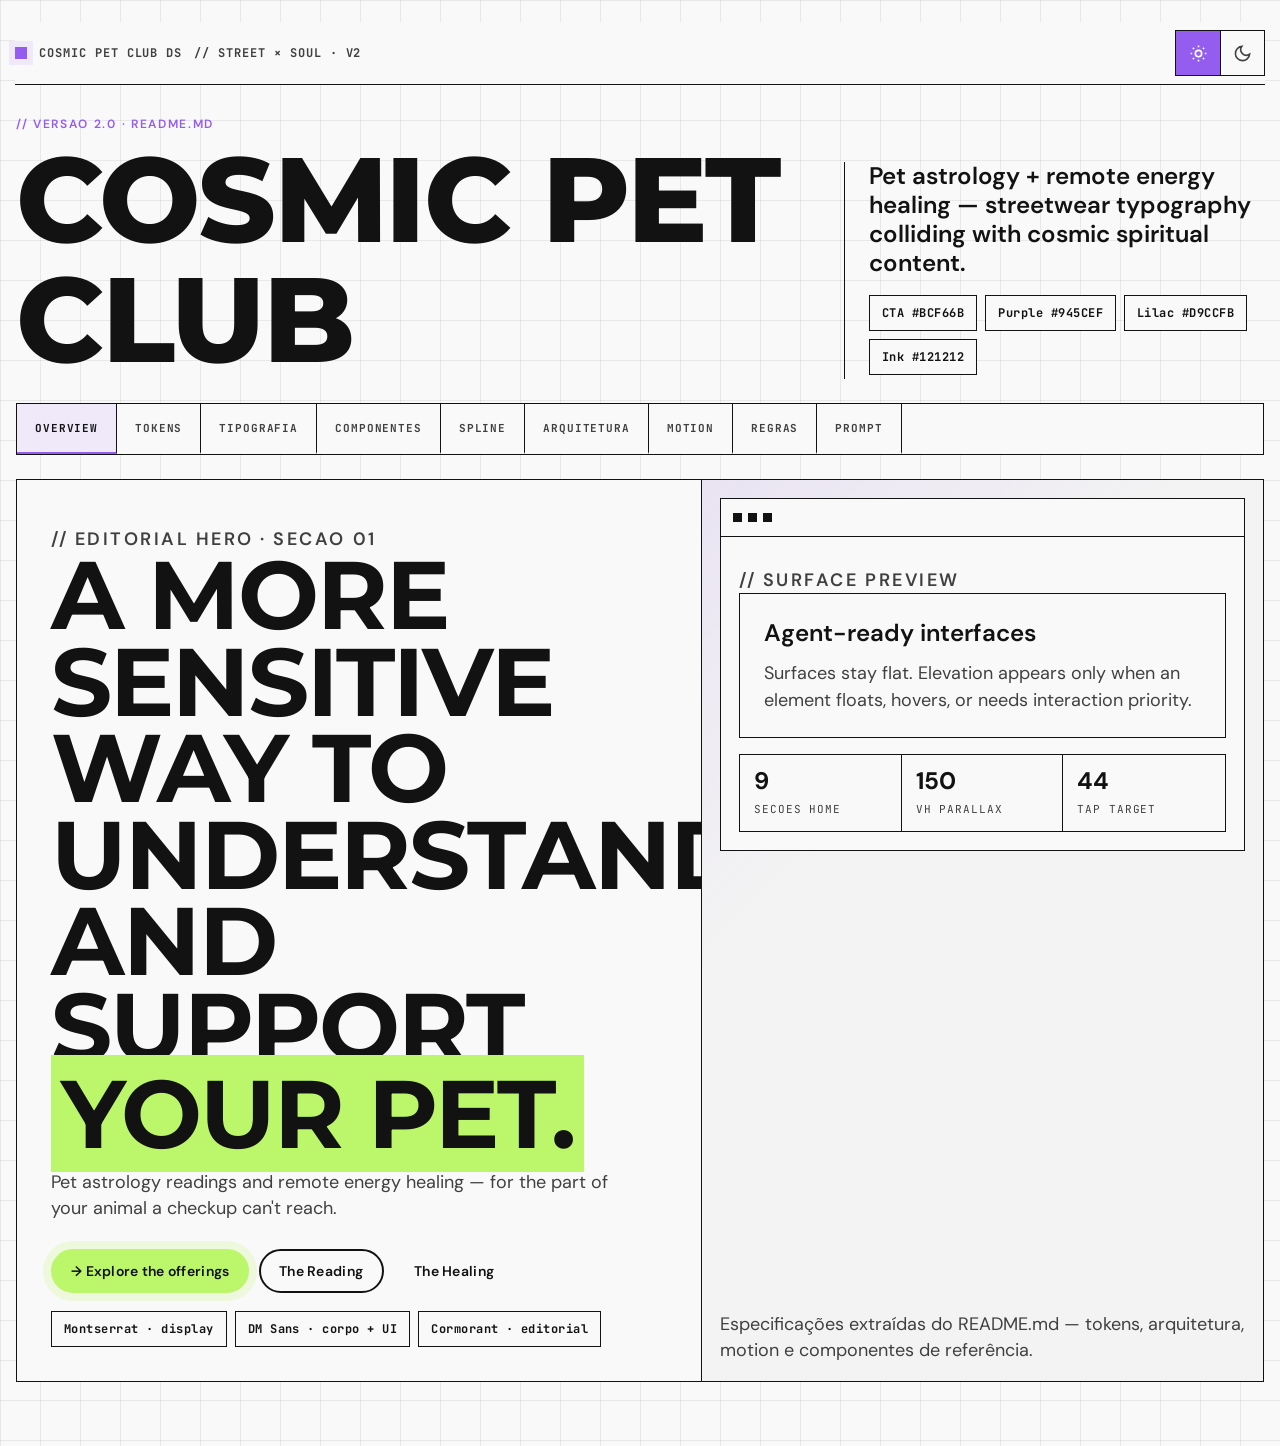
<file: ds-galact.html>
<!DOCTYPE html>
<html lang="pt-BR" data-theme="light">
<head>
  <meta charset="UTF-8">
  <meta name="viewport" content="width=device-width, initial-scale=1.0">
  <title>Cosmic Pet Club — Design System v2</title>
  <meta name="description" content="Design system visual e interativo — Cosmic Pet Club (Street × Soul). Especificações do README.md.">
  <link rel="preconnect" href="https://fonts.googleapis.com">
  <link rel="preconnect" href="https://fonts.gstatic.com" crossorigin>
  <link href="https://fonts.googleapis.com/css2?family=Cormorant+Garamond:ital,wght@1,400;1,500;1,600&family=DM+Sans:ital,opsz,wght@0,9..40,400;0,9..40,500;0,9..40,600;0,9..40,700;1,9..40,400&family=JetBrains+Mono:wght@500&family=Montserrat:wght@600;700;800;900&display=swap" rel="stylesheet">
  <style>
    :root {
      color-scheme: dark light;

      /* —— Typography: families —— */
      --font-display: "Montserrat", system-ui, sans-serif;
      --font-body: "DM Sans", system-ui, sans-serif;
      --font-editorial: "Cormorant Garamond", Georgia, serif;
      --font-mono: "JetBrains Mono", ui-monospace, SFMono-Regular, Menlo, monospace;

      /* —— Typography: scale —— */
      --text-display: clamp(80px, 10vw, 120px);
      --text-h1: clamp(56px, 8vw, 96px);
      --text-h2: clamp(32px, 5vw, 56px);
      --text-lead: 24px;
      --text-body: 16px;
      --text-sub: 14px;
      --text-eyebrow: 12px;
      --text-mono: 11px;
      --text-quote: clamp(24px, 3vw, 40px);
      --text-hero: var(--text-display);

      /* —— Typography: tracking & leading —— */
      --tracking-tight: -0.02em;
      --tracking-h2: -0.01em;
      --tracking-kicker: 0.14em;
      --tracking-mono: 0.12em;
      --tracking-button: 0.02em;
      --leading-display: 0.95;
      --leading-h1: 1;
      --leading-h2: 1;
      --leading-body: 1.5;
      --leading-sub: 1.43;
      --leading-quote: 1.15;
      --leading-eyebrow: 1.2;

      /* —— Typography: weights —— */
      --weight-regular: 400;
      --weight-medium: 500;
      --weight-semibold: 600;
      --weight-bold: 700;
      --weight-extrabold: 800;
      --weight-black: 900;

      /* —— Typography: vertical rhythm (margins) —— */
      --stack-hero: 16px;
      --stack-h1: 12px;
      --stack-h2: 12px;
      --stack-h3: 8px;
      --stack-eyebrow: 8px;
      --stack-paragraph: 16px;

      /* —— Colors: brand —— */
      --purple: #945CEF;
      --purple-deep: #5A189A;
      --lilac: #D9CCFB;
      --green: #BCF66B;
      --green-deep: #88C531;
      --cta-primary: #BCF66B;
      --ink: #121212;
      --paper: #F9F9F9;
      --grey: #404040;
      --white: #ffffff;
      --accent: #945CEF;
      --accent-alpha: #945cef1a;
      --notif-cream: #f6f0e6;

      /* —— Colors: CTA semantics —— */
      --cta-reading-bg: var(--ink);
      --cta-reading-fg: var(--paper);
      --cta-healing-bg: var(--green);
      --cta-healing-fg: var(--ink);

      /* —— Spacing: 4px base —— */
      --space-1: 4px;
      --space-2: 8px;
      --space-3: 12px;
      --space-4: 16px;
      --space-5: 20px;
      --space-6: 24px;
      --space-7: 32px;
      --space-8: 40px;
      --space-9: 48px;
      --space-10: 56px;
      --section-pad-y: var(--space-8);

      /* —— Layout (site) —— */
      --container-max: 1280px;
      --container-pad: clamp(20px, 4vw, 56px);

      /* —— Radius —— */
      --radius-pill: 9999px;
      --radius-card: 6px;
      --radius-image: 4px;

      /* —— Borders & focus —— */
      --border-width: 1.5px;
      --border-width-strong: 2px;
      --focus-width: 3px;
      --focus-color: var(--purple);
      --focus-offset: 3px;
      --tap-min: 44px;

      /* —— Motion —— */
      --duration-fast: 120ms;
      --duration: 220ms;
      --duration-slow: 420ms;
      --duration-reveal: 640ms;
      --ease: cubic-bezier(0, 0, 0.2, 1);
      --ease-notif: cubic-bezier(0.36, 0.33, 0, 1);
      --ease-pendulum: ease-in-out;

      /* —— Elevation (discipline: flat by default) —— */
      --shadow: none;

      /* —— Z-index —— */
      --z-skip: 20;
      --z-toast: 20;
      --z-dock: 50;
      --z-notif: 50;
      --z-nav: 100;

      /* —— Breakpoints (reference for media queries) —— */
      --bp-sm: 480px;
      --bp-md: 640px;
      --bp-lg: 760px;
      --bp-xl: 920px;
    }

    [data-theme="dark"] {
      --bg: #121212;
      --fg: #F9F9F9;
      --muted: #b7b7b7;
      --line: #f9f9f924;
      --line-strong: #f9f9f940;
      --panel: #121212;
      --panel-2: #1a1a1a;
      --panel-3: #242424;
      --inverse: #F9F9F9;
      --inverse-fg: #121212;
      --shadow: none;
      --grid: color-mix(in srgb, var(--fg) 8%, transparent);
    }

    [data-theme="light"] {
      --bg: #F9F9F9;
      --fg: #121212;
      --muted: #404040;
      --line: #121212;
      --line-strong: #121212;
      --panel: #F9F9F9;
      --panel-2: #f3f3f3;
      --panel-3: #ebebeb;
      --inverse: #121212;
      --inverse-fg: #F9F9F9;
      --shadow: none;
      --grid: color-mix(in srgb, var(--fg) 7%, transparent);
    }

    * {
      box-sizing: border-box;
    }

    html {
      scroll-behavior: smooth;
    }

    body {
      margin: 0;
      min-height: 100vh;
      background:
        linear-gradient(90deg, var(--grid) 1px, transparent 1px),
        linear-gradient(var(--grid) 1px, transparent 1px),
        var(--bg);
      background-size: 40px 40px;
      color: var(--fg);
      font-family: var(--font-body);
      font-size: var(--text-body);
      line-height: 1.5; /* 16px / 24px */
      letter-spacing: 0;
      transition: background-color var(--duration) var(--ease), color var(--duration) var(--ease);
    }

    button,
    input {
      font: inherit;
    }

    button {
      cursor: pointer;
    }

    button:focus-visible,
    a:focus-visible,
    input:focus-visible {
      outline: var(--focus-width) solid var(--focus-color);
      outline-offset: var(--focus-offset);
    }

    .sr-only {
      position: absolute;
      width: 1px;
      height: 1px;
      padding: 0;
      margin: -1px;
      overflow: hidden;
      clip: rect(0, 0, 0, 0);
      white-space: nowrap;
      border: 0;
    }

    .skip-link {
      position: fixed;
      left: 16px;
      top: -80px;
      z-index: 20;
      background: var(--purple);
      color: #ffffff;
      padding: 10px 14px;
      text-decoration: none;
      font-family: var(--font-mono);
      font-size: 12px;
      font-weight: 700;
      text-transform: uppercase;
    }

    .skip-link:focus {
      top: 16px;
    }

    .shell {
      width: min(1400px, calc(100vw - 32px));
      margin: 0 auto;
      padding: 22px 0 64px;
    }

    .topbar {
      position: sticky;
      top: 0;
      z-index: 10;
      display: grid;
      grid-template-columns: 1fr auto;
      align-items: center;
      gap: 16px;
      min-height: 58px;
      margin: 0 -1px 32px;
      padding: 8px 0;
      background: color-mix(in srgb, var(--bg) 88%, transparent);
      border-bottom: 1px solid var(--line);
      backdrop-filter: blur(18px);
    }

    .brand-mark {
      display: flex;
      align-items: center;
      min-width: 0;
      gap: 12px;
      font-family: var(--font-mono);
      font-size: 12px;
      font-weight: 700;
      letter-spacing: 0.08em;
      text-transform: uppercase;
      color: var(--muted);
    }

    .brand-dot {
      width: 12px;
      height: 12px;
      background: var(--purple);
      box-shadow: 0 0 0 6px var(--accent-alpha);
    }

    .theme-switcher {
      display: flex;
      gap: 0;
      border: 1px solid var(--line);
      background: var(--panel);
      box-shadow: var(--shadow);
    }

    .theme-button {
      display: grid;
      place-items: center;
      width: 44px;
      height: 44px;
      border: 0;
      border-left: 1px solid transparent;
      background: transparent;
      color: var(--muted);
      transition: color var(--duration) var(--ease), background var(--duration) var(--ease);
    }

    .theme-button + .theme-button {
      border-left-color: var(--line);
    }

    .theme-button[aria-pressed="true"] {
      background: var(--purple);
      color: #ffffff;
    }

    .theme-button svg {
      width: 19px;
      height: 19px;
      stroke-width: 2;
    }

    .hero {
      display: grid;
      grid-template-columns: minmax(0, 1fr) minmax(300px, 420px);
      gap: 28px;
      align-items: end;
      margin-bottom: 24px;
    }

    .hero-title {
      margin: 0;
      max-width: 980px;
      font-family: var(--font-display);
      font-size: var(--text-display);
      line-height: 1;
      font-weight: 800;
      letter-spacing: var(--tracking-tight);
      text-transform: uppercase;
    }

    .hero-copy {
      border-left: 1px solid var(--line);
      padding: 0 0 4px 24px;
    }

    .eyebrow {
      margin: 0 0 8px;
      color: var(--purple);
      font-family: var(--font-body);
      font-size: var(--text-eyebrow);
      font-weight: 600;
      line-height: 1.2;
      letter-spacing: var(--tracking-kicker);
      text-transform: uppercase;
    }

    .lead {
      margin: 0;
      color: var(--fg);
      font-size: clamp(18px, 2vw, 24px);
      font-weight: 600;
      line-height: 1.2;
    }

    .muted {
      color: var(--muted);
    }

    .chips {
      display: flex;
      flex-wrap: wrap;
      gap: 8px;
      margin-top: 18px;
    }

    .chip {
      display: inline-flex;
      align-items: center;
      min-height: 36px;
      padding: 8px 12px;
      border: 1px solid var(--line);
      color: var(--fg);
      background: var(--panel);
      font-family: var(--font-mono);
      font-size: 12px;
      font-weight: 700;
      letter-spacing: 0.04em;
    }

    .tabbar {
      position: sticky;
      top: 58px;
      z-index: 9;
      display: flex;
      align-items: stretch;
      min-height: 52px;
      margin: 0 0 24px;
      border: 1px solid var(--line);
      background: color-mix(in srgb, var(--bg) 92%, transparent);
      overflow-x: auto;
      backdrop-filter: blur(18px);
    }

    .tab-button {
      min-width: max-content;
      height: 50px;
      border: 0;
      border-right: 1px solid var(--line);
      border-bottom: 2px solid transparent;
      padding: 0 18px;
      background: transparent;
      color: var(--muted);
      font-family: var(--font-mono);
      font-size: 11px;
      font-weight: 700;
      letter-spacing: 0.08em;
      text-transform: uppercase;
      transition: color var(--duration) var(--ease), border-color var(--duration) var(--ease), background var(--duration) var(--ease);
    }

    .tab-button:hover,
    .tab-button[aria-selected="true"] {
      color: var(--fg);
      border-bottom-color: var(--purple);
      background: var(--accent-alpha);
    }

    .tab-panel {
      display: none;
    }

    .tab-panel.active {
      display: block;
    }

    .grid {
      display: grid;
      grid-template-columns: repeat(12, minmax(0, 1fr));
      gap: 16px;
    }

    .panel {
      border: 1px solid var(--line);
      background: var(--panel);
      box-shadow: var(--shadow);
    }

    .panel.soft {
      background: color-mix(in srgb, var(--panel) 86%, var(--accent-alpha));
    }

    .panel-head {
      display: flex;
      align-items: center;
      justify-content: space-between;
      gap: 16px;
      min-height: 52px;
      padding: 0 16px;
      border-bottom: 1px solid var(--line);
    }

    .panel-title {
      margin: 0;
      font-family: var(--font-mono);
      font-size: 12px;
      font-weight: 800;
      letter-spacing: 0.08em;
      text-transform: uppercase;
    }

    .panel-body {
      padding: 24px;
    }

    .span-3 { grid-column: span 3; }
    .span-4 { grid-column: span 4; }
    .span-5 { grid-column: span 5; }
    .span-6 { grid-column: span 6; }
    .span-7 { grid-column: span 7; }
    .span-8 { grid-column: span 8; }
    .span-12 { grid-column: 1 / -1; }

    .showcase {
      min-height: 560px;
      display: grid;
      grid-template-columns: minmax(0, 1.1fr) minmax(320px, 0.9fr);
      overflow: hidden;
    }

    .showcase-copy {
      display: flex;
      flex-direction: column;
      justify-content: space-between;
      min-height: 560px;
      padding: 34px;
      border-right: 1px solid var(--line);
    }

    .showcase h2 {
      max-width: 740px;
      margin: 0;
      font-family: var(--font-display);
      font-size: var(--text-h1);
      line-height: 0.9;
      font-weight: 700;
      letter-spacing: var(--tracking-tight);
      text-transform: uppercase;
    }

    .showcase p {
      max-width: 560px;
      margin: 12px 0 0;
      color: var(--muted);
      font-size: 18px;
      line-height: 1.45;
    }

    .actions {
      display: flex;
      flex-wrap: wrap;
      gap: 10px;
      margin-top: 28px;
    }

    .btn {
      display: inline-flex;
      align-items: center;
      justify-content: center;
      min-height: 44px;
      border: 2px solid transparent;
      border-radius: var(--radius-pill);
      padding: 0 18px;
      font-family: var(--font-body);
      font-size: 14px;
      font-weight: 600;
      letter-spacing: 0.02em;
      text-decoration: none;
      transition: transform 150ms var(--ease), background var(--duration) var(--ease), color var(--duration) var(--ease), border-color var(--duration) var(--ease);
    }

    .btn:active {
      transform: scale(0.98);
    }

    .btn-label-wrap {
      position: relative;
      display: block;
      height: 1.25em;
      overflow: hidden;
      line-height: 1.25;
    }

    .btn-label,
    .btn-label-duplicate {
      display: block;
      transition: transform 300ms var(--ease);
      will-change: transform;
    }

    .btn-label-duplicate {
      position: absolute;
      left: 0;
      top: 100%;
      white-space: nowrap;
    }

    .btn.group:hover .btn-label,
    .btn.group:hover .btn-label-duplicate {
      transform: translateY(-100%);
    }

    .btn.primary {
      background: var(--cta-primary);
      border-color: var(--cta-primary);
      color: var(--ink);
      box-shadow: 0 0 0 8px color-mix(in srgb, var(--cta-primary) 20%, transparent);
    }

    .btn.secondary {
      background: transparent;
      border-color: var(--fg);
      color: var(--fg);
    }

    .btn.ghost {
      border-color: transparent;
      color: var(--fg);
    }

    .preview-card {
      display: flex;
      flex-direction: column;
      justify-content: space-between;
      min-height: 560px;
      padding: 18px;
      background:
        linear-gradient(135deg, var(--accent-alpha), transparent 34%),
        var(--panel-2);
    }

    .mini-window {
      overflow: hidden;
      border: 1px solid var(--line);
      background: var(--panel);
    }

    .window-bar {
      display: flex;
      align-items: center;
      gap: 6px;
      height: 38px;
      padding: 0 12px;
      border-bottom: 1px solid var(--line);
    }

    .window-dot {
      width: 9px;
      height: 9px;
      background: var(--line-strong);
    }

    .window-content {
      padding: 18px;
    }

    .metric-row {
      display: grid;
      grid-template-columns: repeat(3, 1fr);
      border: 1px solid var(--line);
      margin-top: 16px;
    }

    .metric {
      padding: 14px;
      border-right: 1px solid var(--line);
    }

    .metric:last-child {
      border-right: 0;
    }

    .metric strong {
      display: block;
      font-size: 24px;
      line-height: 1;
    }

    .metric span {
      display: block;
      margin-top: 8px;
      color: var(--muted);
      font-family: var(--font-mono);
      font-size: 11px;
      letter-spacing: 0.08em;
      text-transform: uppercase;
    }

    .color-grid {
      display: grid;
      grid-template-columns: repeat(4, minmax(0, 1fr));
      gap: 12px;
    }

    .swatch {
      min-height: 170px;
      border: 1px solid var(--line);
      background: var(--panel);
      padding: 0;
      color: var(--fg);
      text-align: left;
      transition: transform var(--duration) var(--ease), box-shadow var(--duration) var(--ease);
    }

    .swatch:hover {
      transform: translateY(-3px);
      box-shadow: var(--shadow);
    }

    .swatch-color {
      height: 86px;
      border-bottom: 1px solid var(--line);
    }

    .swatch-meta {
      padding: 13px;
    }

    .swatch-name,
    .token-name {
      display: block;
      font-family: var(--font-mono);
      font-size: 11px;
      font-weight: 800;
      letter-spacing: 0.08em;
      text-transform: uppercase;
    }

    .swatch-value,
    .token-value {
      display: block;
      margin-top: 7px;
      color: var(--muted);
      font-family: var(--font-mono);
      font-size: 12px;
      word-break: break-word;
    }

    .token-list {
      display: grid;
      gap: 10px;
    }

    .token-row {
      display: grid;
      grid-template-columns: minmax(120px, 0.8fr) minmax(0, 1.2fr);
      gap: 14px;
      align-items: center;
      min-height: 58px;
      padding: 12px 0;
      border-bottom: 1px solid var(--line);
    }

    .token-row:last-child {
      border-bottom: 0;
    }

    .ds-foundations-map {
      display: grid;
      grid-template-columns: repeat(auto-fill, minmax(140px, 1fr));
      gap: var(--space-2);
      margin: 0 0 var(--space-4);
      padding: 0;
      list-style: none;
    }

    .ds-foundations-map a {
      display: block;
      padding: var(--space-2) var(--space-3);
      border: 1px solid var(--line);
      color: var(--fg);
      font-family: var(--font-mono);
      font-size: 10px;
      font-weight: 700;
      letter-spacing: 0.06em;
      text-decoration: none;
      text-transform: uppercase;
    }

    .ds-foundations-map a:hover {
      border-color: var(--purple);
      color: var(--purple);
    }

    .space-scale {
      display: flex;
      flex-wrap: wrap;
      align-items: flex-end;
      gap: var(--space-3);
      margin-top: var(--space-4);
    }

    .space-scale__item {
      display: grid;
      gap: var(--space-1);
      justify-items: center;
      font-family: var(--font-mono);
      font-size: 10px;
      font-weight: 700;
      letter-spacing: 0.06em;
      text-transform: uppercase;
      color: var(--muted);
    }

    .space-scale__bar {
      background: color-mix(in srgb, var(--purple) 72%, transparent);
      border: 1px solid var(--line);
      border-radius: 2px;
    }

    .type-sample h3 {
      margin: 0 0 12px;
      font-size: 48px;
      line-height: 1.1;
      font-weight: 600;
      letter-spacing: 0;
    }

    .type-sample h4 {
      margin: 0 0 12px;
      font-size: 36px;
      line-height: 1.15;
      font-weight: 600;
      letter-spacing: 0;
    }

    .type-sample p {
      margin: 0;
      font-size: 16px;
      line-height: 1.5;
    }

    .component-lab {
      display: grid;
      grid-template-columns: minmax(260px, 0.8fr) minmax(0, 1.2fr);
      gap: 16px;
    }

    .controls {
      display: grid;
      gap: 14px;
      align-content: start;
    }

    .control-label {
      display: grid;
      gap: 8px;
      color: var(--muted);
      font-family: var(--font-mono);
      font-size: 11px;
      font-weight: 800;
      letter-spacing: 0.08em;
      text-transform: uppercase;
    }

    input[type="range"] {
      width: 100%;
      accent-color: var(--purple);
    }

    .lab-stage {
      display: grid;
      gap: var(--lab-gap, 16px);
      min-height: 460px;
      padding: var(--lab-pad, 24px);
      border: 1px solid var(--line);
      background:
        linear-gradient(90deg, var(--grid) 1px, transparent 1px),
        linear-gradient(var(--grid) 1px, transparent 1px),
        var(--panel-2);
      background-size: 24px 24px;
      transition: gap var(--duration) var(--ease), padding var(--duration) var(--ease);
    }

    .component-card {
      border: 1px solid var(--line);
      background: var(--panel);
      padding: 24px;
      transition: transform var(--duration) var(--ease), box-shadow var(--duration) var(--ease), background var(--duration) var(--ease);
    }

    .component-card:hover {
      transform: translateY(-3px);
      border-color: var(--line-strong);
      background: var(--panel-3);
    }

    .component-card h3 {
      margin: 0 0 8px;
      font-size: 24px;
      line-height: 1.25;
      font-weight: 600;
      letter-spacing: 0;
    }

    .field {
      display: grid;
      gap: 8px;
    }

    .field label {
      color: var(--muted);
      font-family: var(--font-mono);
      font-size: 11px;
      font-weight: 800;
      letter-spacing: 0.08em;
      text-transform: uppercase;
    }

    .field input {
      min-height: 46px;
      border: 1.5px solid var(--line);
      border-radius: var(--radius-card);
      background: var(--bg);
      color: var(--fg);
      padding: 0 12px;
    }

    .highlight-green {
      background: var(--green);
      color: var(--ink);
      padding: 0 0.1em;
      box-decoration-break: clone;
      -webkit-box-decoration-break: clone;
    }

    .highlight-purple {
      background: var(--purple);
      color: var(--paper);
      padding: 0 0.1em;
      box-decoration-break: clone;
      -webkit-box-decoration-break: clone;
    }

    .btn.reading {
      background: var(--ink);
      border-color: var(--ink);
      color: var(--paper);
    }

    .btn.healing {
      background: var(--green);
      border-color: var(--green);
      color: var(--ink);
      box-shadow: 0 0 0 8px color-mix(in srgb, var(--green) 20%, transparent);
    }

    .door-grid {
      display: grid;
      grid-template-columns: 1fr 1fr;
      gap: 16px;
    }

    .door-card {
      min-height: 220px;
      padding: 20px;
      border: 1.5px solid var(--ink);
      border-radius: var(--radius-card);
      display: flex;
      flex-direction: column;
      justify-content: space-between;
    }

    .door-card.reading {
      background: var(--lilac);
      color: var(--ink);
    }

    .door-card.healing {
      background: var(--ink);
      color: var(--paper);
    }

    .door-card h3 {
      margin: 12px 0 0;
      font-family: var(--font-display);
      font-size: 26px;
      font-weight: 700;
      text-transform: uppercase;
      line-height: 1;
    }

    .section-strip {
      display: grid;
      grid-template-columns: repeat(3, 1fr);
      gap: 8px;
    }

    .section-chip {
      min-height: 72px;
      padding: 10px 12px;
      border: 1.5px solid var(--line);
      font-family: var(--font-mono);
      font-size: 10px;
      letter-spacing: 0.06em;
      text-transform: uppercase;
      line-height: 1.35;
    }

    .section-chip strong {
      display: block;
      font-size: 11px;
      margin-bottom: 4px;
    }

    .section-chip.lilac { background: var(--lilac); color: var(--ink); }
    .section-chip.ink { background: var(--ink); color: var(--green); }
    .section-chip.purple { background: var(--purple); color: var(--paper); }
    .section-chip.paper { background: var(--paper); color: var(--ink); border-color: var(--ink); }

    .arch-table {
      width: 100%;
      border-collapse: collapse;
      font-size: 13px;
    }

    .arch-table th,
    .arch-table td {
      padding: 10px 12px;
      border-bottom: 1px solid var(--line);
      text-align: left;
      vertical-align: top;
    }

    .arch-table th {
      font-family: var(--font-mono);
      font-size: 10px;
      font-weight: 800;
      letter-spacing: 0.08em;
      text-transform: uppercase;
      color: var(--muted);
    }

    .arch-table code {
      font-family: var(--font-mono);
      font-size: 11px;
    }

    .motion-list {
      display: grid;
      gap: 12px;
      margin: 0;
      padding: 0;
      list-style: none;
    }

    .motion-list li {
      padding: 14px 16px;
      border: 1.5px solid var(--line);
      background: var(--panel-2);
    }

    .motion-list strong {
      display: block;
      font-family: var(--font-mono);
      font-size: 11px;
      letter-spacing: 0.08em;
      text-transform: uppercase;
      margin-bottom: 6px;
    }

    .type-kicker {
      font-family: var(--font-body);
      font-size: var(--text-eyebrow);
      font-weight: 600;
      line-height: 1.2;
      letter-spacing: var(--tracking-kicker);
      text-transform: uppercase;
      color: var(--purple);
    }

    .type-display {
      font-family: var(--font-display);
      font-size: var(--text-display);
      line-height: var(--leading-h1);
      font-weight: var(--weight-extrabold);
      letter-spacing: var(--tracking-tight);
      text-transform: uppercase;
      margin: 0 0 var(--stack-hero);
    }

    .type-h1 {
      font-family: var(--font-display);
      font-size: var(--text-h1);
      line-height: var(--leading-h1);
      font-weight: var(--weight-extrabold);
      letter-spacing: var(--tracking-tight);
      text-transform: uppercase;
      margin: 0 0 var(--stack-h1);
    }

    .type-quote {
      font-family: var(--font-editorial);
      font-size: var(--text-quote);
      font-weight: var(--weight-medium);
      font-style: italic;
      line-height: var(--leading-quote);
      margin: 0;
    }

    .testimonial-preview {
      width: 240px;
      min-height: 320px;
      padding: 18px;
      background: #f8f3e9;
      border-radius: 24px;
      transform: rotate(-4deg);
      border: 1.5px solid var(--ink);
      font-size: 18px;
      line-height: 1.25;
    }

    .side-nav-preview {
      display: inline-flex;
      flex-direction: column;
      gap: 12px;
      padding: 16px;
      border: 1.5px dashed var(--line);
    }

    .side-nav-icon {
      width: 48px;
      height: 48px;
      border-radius: 14px;
      border: 1.5px solid var(--line);
      background: color-mix(in srgb, var(--panel) 80%, transparent);
      display: grid;
      place-items: center;
      font-family: var(--font-mono);
      font-size: 10px;
      font-weight: 700;
    }

    /* ===== Nav Dock — clonado de Brand Appart (start-a-project) ===== */
    .gx-dock {
      --dock-size: 56px;
      --dock-radius: var(--radius-card);
      --dock-gap: 8px;
      display: inline-flex;
      flex-direction: column;
      gap: var(--dock-gap);
      padding: var(--dock-gap);
      pointer-events: auto;
    }

    .gx-dock__link {
      position: relative;
      display: flex;
      align-items: center;
      justify-content: center;
      width: var(--dock-size);
      height: var(--dock-size);
      border-radius: var(--dock-radius);
      color: var(--fg);
      text-decoration: none;
      background: color-mix(in srgb, var(--fg) 5%, transparent);
      -webkit-backdrop-filter: blur(30px);
      backdrop-filter: blur(30px);
      transition:
        transform var(--duration) var(--ease),
        background-color var(--duration) var(--ease),
        color var(--duration) var(--ease),
        box-shadow var(--duration) var(--ease);
    }

    .gx-dock__link:hover {
      background: color-mix(in srgb, var(--fg) 12%, transparent);
      transform: translateX(3px);
    }

    .gx-dock__link:active {
      transform: scale(0.9);
    }

    .gx-dock__icon {
      display: block;
      width: 42%;
      color: var(--muted);
      transition: color var(--duration) var(--ease);
    }

    .gx-dock__icon svg,
    .gx-dock__icon img {
      display: block;
      width: 100%;
      height: auto;
    }

    .gx-dock__icon img {
      max-width: 26px;
      max-height: 26px;
      object-fit: contain;
    }

    /* Galactic nav — ink glass fixo (mesmo visual em light e dark) */
    .gx-dock--galactic {
      --dock-ink-glass: rgba(18, 18, 18, 0.82);
      --dock-ink-glass-hover: rgba(18, 18, 18, 0.94);
      --dock-ink-glass-active: rgba(36, 31, 29, 0.96);
      --dock-ink-glass-tag: rgba(18, 18, 18, 0.92);
    }

    .gx-dock--galactic .gx-dock__icon img {
      filter: brightness(0) invert(1);
      opacity: 0.45;
      transition:
        opacity var(--duration) var(--ease),
        filter var(--duration) var(--ease);
    }

    .gx-dock--galactic .gx-dock__link.is-active .gx-dock__icon img {
      opacity: 1;
      filter: brightness(0) saturate(100%) invert(88%) sepia(45%) saturate(800%) hue-rotate(32deg) brightness(103%) contrast(101%);
    }

    .gx-dock--galactic .gx-dock__link:hover:not(.is-active) .gx-dock__icon img {
      opacity: 0.72;
      filter: brightness(0) invert(1);
    }

    /* Desktop galactic — pills ink + blur (visíveis no light mode) */
    .gx-dock--galactic:not(.gx-dock--bar) .gx-dock__link {
      color: var(--paper);
      background: var(--dock-ink-glass);
      border: 1px solid rgba(255, 255, 255, 0.06);
      -webkit-backdrop-filter: blur(30px);
      backdrop-filter: blur(30px);
    }

    .gx-dock--galactic:not(.gx-dock--bar) .gx-dock__link:hover {
      background: var(--dock-ink-glass-hover);
    }

    .gx-dock--galactic:not(.gx-dock--bar) .gx-dock__link.is-active {
      background: var(--dock-ink-glass-active);
    }

    .gx-dock--galactic:not(.gx-dock--bar) .gx-dock__tag {
      color: var(--paper);
      background: var(--dock-ink-glass-tag);
      border: 1px solid rgba(255, 255, 255, 0.08);
    }

    .gx-dock--bar .gx-dock__icon img {
      filter: brightness(0) invert(1);
      opacity: 0.72;
    }

    .gx-dock--bar .gx-dock__link.is-active .gx-dock__icon img {
      opacity: 1;
      filter: brightness(0) saturate(100%) invert(88%) sepia(45%) saturate(800%) hue-rotate(32deg) brightness(103%) contrast(101%);
    }

    .gx-dock--bar .gx-dock__link:hover:not(.is-active) .gx-dock__icon img {
      opacity: 1;
      filter: brightness(0) invert(1);
    }

    .gx-dock--5 {
      flex-wrap: wrap;
      max-width: 72px;
    }

    /* ===== Hero · Spline background ===== */
    .gx-hero-spline {
      position: relative;
      min-height: min(68vh, 560px);
      border: 1.5px solid var(--line);
      border-radius: var(--radius-card);
      overflow: hidden;
      background: var(--lilac);
      isolation: isolate;
    }

    .gx-hero-spline__media {
      position: absolute;
      inset: 0;
      z-index: 0;
      pointer-events: none;
    }

    .gx-hero-spline__media iframe {
      width: 100%;
      height: 100%;
      border: 0;
      pointer-events: auto;
    }

    .gx-hero-spline__content {
      position: relative;
      z-index: 1;
      display: flex;
      flex-direction: column;
      justify-content: flex-end;
      min-height: inherit;
      padding: clamp(24px, 5vw, 48px);
      gap: 12px;
    }

    .gx-hero-spline__title {
      margin: 0;
      max-width: 12ch;
      font-family: var(--font-display);
      font-size: var(--text-h1);
      line-height: 0.9;
      font-weight: 800;
      letter-spacing: var(--tracking-tight);
      text-transform: uppercase;
      color: var(--ink);
    }

    .gx-hero-spline__lead {
      margin: 0;
      max-width: 36ch;
      font-size: var(--text-lead);
      line-height: 1.35;
      font-weight: 500;
      color: var(--muted);
    }

    .spline-lab {
      display: grid;
      gap: 24px;
    }

    .spline-card {
      display: flex;
      flex-direction: column;
      gap: 12px;
      padding: 18px;
      border: 1.5px solid var(--line);
      border-radius: var(--radius-card);
      background: var(--panel);
    }

    .spline-card__head {
      display: flex;
      flex-wrap: wrap;
      align-items: baseline;
      justify-content: space-between;
      gap: 8px;
    }

    .spline-card__title {
      margin: 0;
      font-family: var(--font-display);
      font-size: var(--text-sub);
      font-weight: 700;
      letter-spacing: 0.04em;
      text-transform: uppercase;
    }

    .spline-card__kind {
      font-family: var(--font-mono);
      font-size: 10px;
      letter-spacing: var(--tracking-mono);
      text-transform: uppercase;
      color: var(--muted);
    }

    .gx-spline-preview {
      position: relative;
      height: 220px;
      border: 1.5px solid var(--line);
      border-radius: var(--radius-card);
      overflow: hidden;
      background: var(--panel-2);
    }

    .gx-spline-preview--hero {
      background: var(--lilac);
    }

    .gx-spline-preview iframe {
      width: 100%;
      height: 100%;
      border: 0;
    }

    .spline-card__links {
      margin: 0;
      font-size: var(--text-sub);
      line-height: 1.6;
      color: var(--muted);
    }

    .spline-card__links a {
      color: var(--purple);
      word-break: break-all;
    }

    .spline-note {
      margin: 0;
      padding: 12px;
      border: 1.5px dashed var(--line);
      border-radius: var(--radius-card);
      font-size: var(--text-sub);
      line-height: 1.5;
      color: var(--muted);
    }

    .ds-code-snippet {
      margin-top: 12px;
      padding: 12px;
      border: 1.5px solid var(--line);
      border-radius: var(--radius-card);
      background: var(--panel-2);
      font-family: var(--font-mono);
      font-size: 11px;
      line-height: 1.45;
      overflow: auto;
    }

    .gx-dock__link:hover .gx-dock__icon,
    .gx-dock__link.is-active .gx-dock__icon {
      color: var(--fg);
    }

    .gx-dock--galactic:not(.gx-dock--bar) .gx-dock__icon {
      color: #b9b2ac;
    }

    .gx-dock--galactic:not(.gx-dock--bar) .gx-dock__link:hover:not(.is-active) .gx-dock__icon {
      color: var(--paper);
    }

    .gx-dock--galactic:not(.gx-dock--bar) .gx-dock__link.is-active .gx-dock__icon {
      color: var(--green);
    }

    .gx-dock__tag {
      position: absolute;
      top: 50%;
      left: 100%;
      margin-left: 10px;
      padding: 7px 10px;
      white-space: nowrap;
      border-radius: 8px;
      font-family: var(--font-mono);
      font-size: 11px;
      font-weight: 700;
      letter-spacing: 0.08em;
      text-transform: uppercase;
      color: var(--fg);
      background: color-mix(in srgb, var(--fg) 10%, transparent);
      -webkit-backdrop-filter: blur(30px);
      backdrop-filter: blur(30px);
      opacity: 0;
      pointer-events: none;
      transform: translate(-8px, -50%);
      transition:
        opacity var(--duration) var(--ease),
        transform var(--duration) var(--ease);
    }

    .gx-dock__link:hover .gx-dock__tag,
    .gx-dock__link:focus-visible .gx-dock__tag {
      opacity: 1;
      transform: translate(0, -50%);
    }

    .gx-dock__link.is-active {
      background: color-mix(in srgb, var(--fg) 14%, transparent);
    }

    /* — Variante mobile: barra horizontal flutuante — */
    .gx-dock--bar {
      flex-direction: row;
      gap: 0;
      padding: 8px 12px;
      border-radius: 14px;
      background: #241f1de6;
      -webkit-backdrop-filter: blur(32px);
      backdrop-filter: blur(32px);
    }

    .gx-dock--bar .gx-dock__link {
      flex-direction: column;
      gap: 6px;
      width: 64px;
      height: auto;
      padding: 8px 0;
      color: #fff;
      background: transparent;
      -webkit-backdrop-filter: none;
      backdrop-filter: none;
    }

    .gx-dock--bar .gx-dock__link:hover {
      background: transparent;
      transform: translateY(-2px);
    }

    .gx-dock--bar .gx-dock__icon {
      width: 22px;
      color: #b9b2ac;
    }

    .gx-dock--bar .gx-dock__link:hover .gx-dock__icon,
    .gx-dock--bar .gx-dock__link.is-active .gx-dock__icon {
      color: #fff;
    }

    .gx-dock--bar .gx-dock__tag {
      position: static;
      margin: 0;
      padding: 0;
      border-radius: 0;
      opacity: 1;
      color: #fff;
      background: transparent;
      -webkit-backdrop-filter: none;
      backdrop-filter: none;
      font-size: 9px;
      transform: none;
    }

    .gx-dock--bar .gx-dock__link.is-active {
      background: transparent;
    }

    .gx-dock--bar.gx-dock--galactic {
      background: var(--ink);
    }

    .gx-dock--bar.gx-dock--galactic .gx-dock__link.is-active .gx-dock__icon {
      color: var(--green);
    }

    /* — Hambúrguer (menu_toggle) — */
    .gx-burger {
      display: inline-flex;
      align-items: center;
      justify-content: center;
      width: 44px;
      height: 44px;
      padding: 0;
      border: none;
      border-radius: var(--radius-card);
      background: var(--ink);
      cursor: pointer;
      transition:
        transform var(--duration) var(--ease),
        background-color var(--duration) var(--ease);
    }

    .gx-burger:hover {
      transform: translateY(-2px);
    }

    .gx-burger:active {
      transform: scale(0.9);
    }

    .gx-burger__box {
      display: flex;
      flex-direction: column;
      gap: 4px;
      width: 18px;
    }

    .gx-burger__line {
      width: 100%;
      height: 2px;
      border-radius: 2px;
      background: var(--paper);
      transition:
        transform var(--duration) var(--ease),
        opacity var(--duration) var(--ease);
    }

    .gx-burger.is-open .gx-burger__line:nth-child(1) {
      transform: translateY(3px) rotate(45deg);
    }

    .gx-burger.is-open .gx-burger__line:nth-child(2) {
      transform: translateY(-3px) rotate(-45deg);
    }

    /* — Responsivo real (produção): use .gx-dock--responsive — */
    @media (max-width: 760px) {
      .gx-dock--responsive {
        flex-direction: row;
        gap: 0;
        padding: 8px 12px;
        border-radius: 14px;
        background: #241f1de6;
        -webkit-backdrop-filter: blur(32px);
        backdrop-filter: blur(32px);
      }

      .gx-dock--responsive .gx-dock__link {
        flex-direction: column;
        gap: 6px;
        width: 64px;
        height: auto;
        padding: 8px 0;
        color: #fff;
        background: transparent;
        -webkit-backdrop-filter: none;
        backdrop-filter: none;
      }

      .gx-dock--responsive .gx-dock__icon {
        width: 22px;
        color: #b9b2ac;
      }

      .gx-dock--responsive .gx-dock__tag {
        position: static;
        margin: 0;
        padding: 0;
        opacity: 1;
        color: #fff;
        background: transparent;
        -webkit-backdrop-filter: none;
        backdrop-filter: none;
        font-size: 9px;
        transform: none;
      }

    }

    .nav-lab {
      display: flex;
      flex-wrap: wrap;
      gap: 24px;
      align-items: flex-start;
    }

    .nav-tile {
      display: flex;
      flex-direction: column;
      gap: 12px;
      padding: 18px;
      border: 1.5px solid var(--line);
      border-radius: var(--radius-card);
      background: var(--panel);
    }

    .nav-tile__label {
      font-family: var(--font-mono);
      font-size: 10px;
      letter-spacing: var(--tracking-mono);
      text-transform: uppercase;
      color: var(--muted);
    }

    .nav-tile__stage {
      display: flex;
      align-items: center;
      justify-content: center;
      gap: 16px;
      min-height: 280px;
      padding: 16px 56px 16px 16px;
    }

    .nav-tile--bar .nav-tile__stage {
      min-height: auto;
      padding: 16px;
    }

    /* ===== Cards Stack — clonado de Brand Appart (founder testimonials) ===== */
    .gx-stack {
      display: flex;
      flex-direction: column;
      gap: 24px;
      max-width: 620px;
      margin: 0 auto;
    }

    .gx-stack__card {
      position: sticky;
      top: calc(90px + var(--i, 0) * 14px);
      display: flex;
      flex-direction: column;
      justify-content: space-between;
      gap: 28px;
      min-height: 250px;
      padding: 32px;
      border: 1.5px solid var(--line);
      border-radius: var(--radius-card);
      background: var(--panel-2);
      transform-origin: center top;
      transition:
        box-shadow var(--duration) var(--ease),
        border-color var(--duration) var(--ease);
      will-change: transform, opacity;
    }

    .gx-stack__card:hover {
      box-shadow: 0 18px 44px -26px var(--line-strong);
      border-color: var(--line-strong);
    }

    .gx-stack__top {
      display: flex;
      align-items: center;
      justify-content: space-between;
      gap: 16px;
    }

    .gx-rating {
      display: inline-flex;
      gap: 3px;
      color: var(--green-deep);
    }

    .gx-rating svg {
      display: block;
      width: 18px;
      height: 18px;
    }

    .gx-card-link {
      display: inline-flex;
      align-items: center;
      gap: 10px;
      text-decoration: none;
      text-transform: uppercase;
      font-family: var(--font-mono);
      font-size: 11px;
      font-weight: 700;
      letter-spacing: var(--tracking-mono);
      color: var(--fg);
      white-space: nowrap;
    }

    .gx-card-link__icon {
      display: inline-flex;
      align-items: center;
      justify-content: center;
      width: 28px;
      height: 28px;
      border-radius: 50%;
      background: var(--inverse);
      color: var(--inverse-fg);
      box-shadow: 0 0 0 3px var(--panel-2);
      transition: transform var(--duration) var(--ease);
    }

    .gx-card-link__icon svg {
      display: block;
      width: 11px;
      height: 11px;
    }

    .gx-card-link:hover .gx-card-link__icon,
    .gx-card-link:focus-visible .gx-card-link__icon {
      transform: translate(3px, -3px) rotate(-8deg);
    }

    .gx-stack__quote {
      margin: 0;
      font-size: 17px;
      line-height: 1.45;
      color: var(--fg);
    }

    .gx-author {
      display: flex;
      align-items: center;
      gap: 14px;
    }

    .gx-author__pic {
      flex: 0 0 auto;
      width: 48px;
      height: 48px;
      border-radius: 50%;
      overflow: hidden;
      display: grid;
      place-items: center;
      font-family: var(--font-display);
      font-weight: 700;
      font-size: 16px;
      color: var(--inverse-fg);
      background: var(--accent);
    }

    .gx-author__infos {
      display: flex;
      flex-direction: column;
      line-height: 1.25;
    }

    .gx-author__name {
      font-weight: 700;
      font-size: 14px;
    }

    .gx-author__job {
      font-size: 13px;
      color: var(--muted);
    }

    .gx-stack__hint {
      position: sticky;
      bottom: 0;
      margin: 4px 0 0;
      padding-top: 8px;
      font-family: var(--font-mono);
      font-size: 10px;
      letter-spacing: var(--tracking-mono);
      text-transform: uppercase;
      color: var(--muted);
      text-align: center;
    }

    @media (max-width: 640px) {
      .gx-stack__card {
        top: calc(72px + var(--i, 0) * 10px);
        min-height: 0;
        gap: 20px;
        padding: 22px;
      }

      .gx-stack__top {
        flex-direction: column;
        align-items: flex-start;
        gap: 12px;
      }

      .gx-stack__quote {
        font-size: 15px;
      }
    }

    /* Notif link — Book-a-Call bar (Brand Appart .notif-link clone) */
    .cpc-notif-link {
      z-index: var(--z-notif);
      position: fixed;
      bottom: 2em;
      left: 50%;
      transform: translate(-50%, 0);
      width: min(420px, calc(100vw - 48px));
      max-width: 30em;
      text-decoration: none;
      color: var(--ink);
      border-radius: var(--radius-pill);
      transition: transform var(--duration-reveal) var(--ease-notif), opacity 0.4s ease-out;
      opacity: 1;
      pointer-events: auto;
    }

    .cpc-notif-link.is-hidden {
      transform: translate(-50%, calc(100% + 3em));
      opacity: 0;
      pointer-events: none;
      transition-duration: 0.42s;
    }

    .cpc-notif-link__inner {
      display: flex;
      align-items: center;
      justify-content: space-between;
      gap: 1.5em;
      padding: 8px 8px 8px 20px;
      background: var(--notif-cream);
      border: 1.5px solid var(--ink);
      border-radius: var(--radius-pill);
      box-shadow: 0 8px 24px rgba(0, 0, 0, 0.12);
    }

    .cpc-notif-link__text {
      font-size: 13px;
      font-weight: 500;
      line-height: 1.2;
      white-space: nowrap;
    }

    .cpc-notif-link__cta {
      display: inline-flex;
      align-items: center;
      gap: 0.75em;
      flex-shrink: 0;
      padding: 0.75em 0.75em 0.75em 1.25em;
      background: var(--ink);
      color: var(--paper);
      border-radius: var(--radius-pill);
      font-family: var(--font-display);
      font-size: 11px;
      font-weight: 600;
      letter-spacing: 0.04em;
      text-transform: uppercase;
      transition: background var(--duration) var(--ease);
    }

    .cpc-notif-link:hover .cpc-notif-link__cta,
    .cpc-notif-link:focus-visible .cpc-notif-link__cta {
      background: var(--purple-deep);
    }

    .cpc-notif-link__cta-label {
      white-space: nowrap;
    }

    .cpc-notif-link__portrait {
      flex-shrink: 0;
      width: 32px;
      height: 32px;
      min-width: 32px;
      border-radius: 50%;
      overflow: hidden;
      box-shadow: 0 0 0 2px var(--paper);
      transition: transform var(--duration-reveal) var(--ease-notif);
    }

    .cpc-notif-link__portrait img {
      width: 100%;
      height: 100%;
      object-fit: cover;
      display: block;
    }

    .cpc-notif-link:hover .cpc-notif-link__portrait,
    .cpc-notif-link:focus-visible .cpc-notif-link__portrait {
      transform: rotateY(-360deg);
    }

    .cpc-notif-link--static {
      position: relative;
      bottom: auto;
      left: auto;
      transform: none;
      opacity: 1;
      pointer-events: auto;
    }

    .cpc-notif-link--static.is-hidden {
      transform: translateY(calc(100% + 1.5em));
      opacity: 0;
    }

    .cpc-notif-demo {
      display: grid;
      gap: 16px;
    }

    .cpc-notif-demo__stage {
      position: relative;
      min-height: 220px;
      padding: 24px;
      border: 1px solid var(--line);
      background: var(--panel-2);
      overflow: hidden;
    }

    .cpc-notif-demo__stage .cpc-notif-link {
      position: absolute;
      bottom: 1.5em;
    }

    .cpc-notif-demo__controls {
      display: flex;
      flex-wrap: wrap;
      gap: 10px;
      align-items: center;
    }

    .cpc-notif-demo__hint {
      margin: 0;
      color: var(--muted);
      font-family: var(--font-mono);
      font-size: 11px;
      letter-spacing: 0.06em;
      text-transform: uppercase;
    }

    @media (max-width: 480px) {
      .cpc-notif-link {
        width: min(420px, calc(100vw - 32px));
      }

      .cpc-notif-link__text {
        display: none;
      }

      .cpc-notif-link__inner {
        padding: 8px;
        justify-content: center;
        background: transparent;
        border: 0;
        box-shadow: none;
      }

      .cpc-notif-link.is-hidden {
        transform: translate(-50%, calc(100% + 2em));
      }
    }

    @media (prefers-reduced-motion: reduce) {
      .cpc-notif-link,
      .cpc-notif-link__portrait,
      .cpc-notif-link__cta {
        transition-duration: 0.01ms;
      }

      .cpc-notif-link:hover .cpc-notif-link__portrait,
      .cpc-notif-link:focus-visible .cpc-notif-link__portrait {
        transform: none;
      }
    }

    .rule-list {
      display: grid;
      gap: 12px;
      margin: 0;
      padding: 0;
      list-style: none;
    }

    .rule-list li {
      display: grid;
      grid-template-columns: 52px 1fr;
      min-height: 76px;
      border: 1px solid var(--line);
      background: var(--panel);
    }

    .rule-index {
      display: grid;
      place-items: center;
      border-right: 1px solid var(--line);
      color: var(--purple);
      font-family: var(--font-mono);
      font-size: 12px;
      font-weight: 800;
    }

    .rule-text {
      padding: 16px;
    }

    .rule-text strong {
      color: var(--fg);
    }

    .prompt-box {
      min-height: 280px;
      border: 1px solid var(--line);
      background: #050505;
      color: #f7f7f7;
      padding: 20px;
      overflow: auto;
      font-family: var(--font-mono);
      font-size: 13px;
      line-height: 1.55;
      white-space: pre-wrap;
    }

    [data-theme="light"] .prompt-box {
      background: #080808;
      color: #ffffff;
    }

    .toast {
      position: fixed;
      right: 18px;
      bottom: 18px;
      z-index: 30;
      transform: translateY(16px);
      opacity: 0;
      border: 1px solid var(--line);
      background: var(--inverse);
      color: var(--inverse-fg);
      padding: 12px 14px;
      font-family: var(--font-mono);
      font-size: 12px;
      font-weight: 800;
      letter-spacing: 0.06em;
      text-transform: uppercase;
      pointer-events: none;
      transition: opacity var(--duration) var(--ease), transform var(--duration) var(--ease);
    }

    .toast.show {
      transform: translateY(0);
      opacity: 1;
    }

    /* ===== Typography scale tab ===== */
    .type-scale-table td:first-child {
      font-family: var(--font-mono);
      font-size: 11px;
      font-weight: 800;
      letter-spacing: 0.06em;
      text-transform: uppercase;
      white-space: nowrap;
    }

    .type-scale-table .scale-token {
      display: inline-block;
      padding: 2px 6px;
      border: 1px solid var(--line);
      background: var(--panel-2);
      font-family: var(--font-mono);
      font-size: 10px;
      cursor: pointer;
      transition: background var(--duration) var(--ease), border-color var(--duration) var(--ease);
    }

    .type-scale-table .scale-token:hover {
      background: var(--accent-alpha);
      border-color: var(--purple);
    }

    .typo-specimens {
      display: grid;
      gap: 0;
    }

    .typo-specimen {
      display: grid;
      grid-template-columns: 88px minmax(0, 1fr);
      gap: 16px;
      align-items: start;
      padding: 20px 0;
      border-bottom: 1px solid var(--line);
    }

    .typo-specimen:first-child {
      padding-top: 0;
    }

    .typo-specimen:last-child {
      border-bottom: 0;
      padding-bottom: 0;
    }

    .typo-specimen-tag {
      font-family: var(--font-mono);
      font-size: 10px;
      font-weight: 800;
      letter-spacing: 0.08em;
      text-transform: uppercase;
      color: var(--muted);
      padding-top: 0.35em;
    }

    .typo-spec-display {
      margin: 0;
      font-family: var(--font-display);
      font-size: var(--text-display);
      line-height: 1;
      font-weight: 800;
      letter-spacing: var(--tracking-tight);
      text-transform: uppercase;
    }

    .typo-spec-h1 {
      margin: 0;
      font-family: var(--font-display);
      font-size: var(--text-h1);
      line-height: 1;
      font-weight: 800;
      letter-spacing: var(--tracking-tight);
      text-transform: uppercase;
    }

    .typo-spec-h2 {
      margin: 0;
      font-family: var(--font-display);
      font-size: var(--text-h2);
      line-height: 1;
      font-weight: 800;
      letter-spacing: var(--tracking-h2);
      text-transform: uppercase;
    }

    .typo-spec-body {
      margin: 0;
      font-family: var(--font-body);
      font-size: var(--text-body);
      line-height: 1.5;
      font-weight: 400;
    }

    .typo-spec-sub {
      margin: 0;
      font-family: var(--font-body);
      font-size: var(--text-sub);
      line-height: calc(20 / 14);
      font-weight: 400;
      color: var(--muted);
    }

    .typo-spec-button {
      margin: 0;
      font-family: var(--font-body);
      font-size: 14px;
      line-height: 1;
      font-weight: 600;
      letter-spacing: 0.02em;
    }

    .typo-spec-kicker {
      margin: 0;
      font-family: var(--font-body);
      font-size: var(--text-eyebrow);
      line-height: 1.2;
      font-weight: 600;
      letter-spacing: var(--tracking-kicker);
      text-transform: uppercase;
      color: var(--purple);
    }

    .typo-spec-mono {
      margin: 0;
      font-family: var(--font-mono);
      font-size: 13px;
      line-height: 1.45;
      font-weight: 500;
      letter-spacing: var(--tracking-mono);
    }

    .typo-spec-quote {
      margin: 0;
      font-family: var(--font-editorial);
      font-size: clamp(24px, 3vw, 40px);
      line-height: 1.15;
      font-weight: 500;
      font-style: italic;
    }

    .typo-spacing-note {
      margin: 16px 0 0;
      color: var(--muted);
      font-size: 13px;
      line-height: 1.45;
    }

    @media (max-width: 920px) {
      .typo-specimen {
        grid-template-columns: 1fr;
        gap: 8px;
      }

      .hero,
      .showcase,
      .component-lab {
        grid-template-columns: 1fr;
      }

      .showcase-copy,
      .preview-card {
        min-height: auto;
      }

      .showcase-copy {
        border-right: 0;
        border-bottom: 1px solid var(--line);
      }

      .span-3,
      .span-4,
      .span-5,
      .span-6,
      .span-7,
      .span-8 {
        grid-column: 1 / -1;
      }

      .color-grid {
        grid-template-columns: repeat(2, minmax(0, 1fr));
      }
    }

    @media (max-width: 640px) {
      .shell {
        width: min(100% - 20px, 1400px);
        padding-top: 10px;
      }

      .topbar {
        min-height: 54px;
        margin-bottom: 24px;
      }

      .brand-mark span:last-child {
        display: none;
      }

      .hero-title {
        font-size: clamp(48px, 19vw, 78px);
      }

      .hero-copy,
      .panel-body,
      .showcase-copy,
      .preview-card {
        padding: 16px;
      }

      .tabbar {
        top: 54px;
      }

      .color-grid,
      .metric-row,
      .token-row {
        grid-template-columns: 1fr;
      }

      .metric {
        border-right: 0;
        border-bottom: 1px solid var(--line);
      }

      .metric:last-child {
        border-bottom: 0;
      }

      .type-scale-table {
        display: block;
        overflow-x: auto;
      }
    }

    @media (prefers-reduced-motion: reduce) {
      *,
      *::before,
      *::after {
        scroll-behavior: auto !important;
        transition-duration: 1ms !important;
        animation-duration: 1ms !important;
      }

      .btn.group:hover .btn-label,
      .btn.group:hover .btn-label-duplicate {
        transform: none;
      }
    }
  </style>
</head>
<body>
  <a class="skip-link" href="#content">Pular para conteudo</a>

  <div class="shell">
    <header class="topbar" aria-label="Topo">
      <div class="brand-mark">
        <span class="brand-dot" aria-hidden="true"></span>
        <span>Cosmic Pet Club DS</span>
        <span class="muted">// Street × Soul · v2</span>
      </div>

      <div class="theme-switcher" aria-label="Alternar tema">
        <button class="theme-button" type="button" data-theme-choice="light" aria-label="Ativar tema claro" aria-pressed="true" title="Tema claro">
          <svg viewBox="0 0 24 24" fill="none" stroke="currentColor" aria-hidden="true">
            <circle cx="12" cy="12" r="4"></circle>
            <path d="M12 2v2M12 20v2M4.93 4.93l1.41 1.41M17.66 17.66l1.41 1.41M2 12h2M20 12h2M4.93 19.07l1.41-1.41M17.66 6.34l1.41-1.41"></path>
          </svg>
        </button>
        <button class="theme-button" type="button" data-theme-choice="dark" aria-label="Ativar tema escuro" aria-pressed="false" title="Tema escuro">
          <svg viewBox="0 0 24 24" fill="none" stroke="currentColor" aria-hidden="true">
            <path d="M21 12.79A9 9 0 1 1 11.21 3 7 7 0 0 0 21 12.79Z"></path>
          </svg>
        </button>
      </div>
    </header>

    <main id="content">
      <section class="hero" aria-labelledby="page-title">
        <div>
          <p class="eyebrow">// versao 2.0 · README.md</p>
          <h1 class="hero-title" id="page-title">Cosmic Pet Club</h1>
        </div>
        <div class="hero-copy">
          <p class="lead">Pet astrology + remote energy healing — streetwear typography colliding with cosmic spiritual content.</p>
          <div class="chips" aria-label="Resumo de tokens">
            <span class="chip">CTA #BCF66B</span>
            <span class="chip">Purple #945CEF</span>
            <span class="chip">Lilac #D9CCFB</span>
            <span class="chip">Ink #121212</span>
          </div>
        </div>
      </section>

      <nav class="tabbar" aria-label="Secoes do design system">
        <button class="tab-button" type="button" role="tab" aria-selected="true" data-tab="overview">Overview</button>
        <button class="tab-button" type="button" role="tab" aria-selected="false" data-tab="tokens">Tokens</button>
        <button class="tab-button" type="button" role="tab" aria-selected="false" data-tab="typography">Tipografia</button>
        <button class="tab-button" type="button" role="tab" aria-selected="false" data-tab="components">Componentes</button>
        <button class="tab-button" type="button" role="tab" aria-selected="false" data-tab="spline">Spline</button>
        <button class="tab-button" type="button" role="tab" aria-selected="false" data-tab="architecture">Arquitetura</button>
        <button class="tab-button" type="button" role="tab" aria-selected="false" data-tab="motion">Motion</button>
        <button class="tab-button" type="button" role="tab" aria-selected="false" data-tab="rules">Regras</button>
        <button class="tab-button" type="button" role="tab" aria-selected="false" data-tab="prompt">Prompt</button>
      </nav>

      <section class="tab-panel active" data-panel="overview" aria-label="Overview">
        <div class="panel showcase">
          <div class="showcase-copy">
            <div>
              <p class="eyebrow">// editorial hero · secao 01</p>
              <h2>A more sensitive way to understand and support <span class="highlight-green">your pet.</span></h2>
              <p>Pet astrology readings and remote energy healing — for the part of your animal a checkup can't reach.</p>
              <div class="actions">
                <a class="btn primary group" href="#components" aria-label="Explore the offerings">
                  <span class="btn-label-wrap" aria-hidden="true">
                    <span class="btn-label">→ Explore the offerings</span>
                    <span class="btn-label-duplicate">→ Explore the offerings</span>
                  </span>
                </a>
                <a class="btn secondary group" href="#tokens" aria-label="The Reading">
                  <span class="btn-label-wrap" aria-hidden="true">
                    <span class="btn-label">The Reading</span>
                    <span class="btn-label-duplicate">The Reading</span>
                  </span>
                </a>
                <a class="btn ghost group" href="#architecture" aria-label="The Healing">
                  <span class="btn-label-wrap" aria-hidden="true">
                    <span class="btn-label">The Healing</span>
                    <span class="btn-label-duplicate">The Healing</span>
                  </span>
                </a>
              </div>
            </div>
            <div class="chips">
              <span class="chip">Montserrat · display</span>
              <span class="chip">DM Sans · corpo + UI</span>
              <span class="chip">Cormorant · editorial</span>
            </div>
          </div>
          <div class="preview-card">
            <div class="mini-window">
              <div class="window-bar" aria-hidden="true">
                <span class="window-dot"></span>
                <span class="window-dot"></span>
                <span class="window-dot"></span>
              </div>
              <div class="window-content">
                <p class="eyebrow">// surface preview</p>
                <div class="component-card">
                  <h3>Agent-ready interfaces</h3>
                  <p class="muted">Surfaces stay flat. Elevation appears only when an element floats, hovers, or needs interaction priority.</p>
                </div>
                <div class="metric-row" aria-label="metricas visuais">
                  <div class="metric"><strong>9</strong><span>secoes home</span></div>
                  <div class="metric"><strong>150</strong><span>vh parallax</span></div>
                  <div class="metric"><strong>44</strong><span>tap target</span></div>
                </div>
              </div>
            </div>
            <p class="muted">Especificações extraídas do README.md — tokens, arquitetura, motion e componentes de referência.</p>
          </div>
        </div>
      </section>

      <section class="tab-panel" data-panel="tokens" aria-label="Tokens">
        <div class="grid">
          <article class="panel span-12">
            <div class="panel-head">
              <h2 class="panel-title">Foundations</h2>
              <span class="muted">mapa do design system</span>
            </div>
            <div class="panel-body">
              <p class="muted" style="margin:0 0 12px">Tokens globais em <code>:root</code> · superfícies em <code>[data-theme]</code> · componentes consomem variáveis, não hex soltos.</p>
              <ul class="ds-foundations-map" aria-label="Secoes do design system">
                <li><a href="#tokens-brand">Cores marca</a></li>
                <li><a href="#tokens-theme">Superficies</a></li>
                <li><a href="#tokens-spacing">Espacamento</a></li>
                <li><a href="#tokens-radius">Raio e bordas</a></li>
                <li><a href="#tokens-motion">Motion</a></li>
                <li><a href="#typography">Tipografia</a></li>
                <li><a href="#components">Componentes</a></li>
              </ul>
            </div>
          </article>

          <article class="panel span-12" id="tokens">
            <div class="panel-head">
              <h2 class="panel-title" id="tokens-brand">Paleta de marca</h2>
              <span class="muted">clique para copiar hex ou token</span>
            </div>
            <div class="panel-body">
              <div class="color-grid">
                <button class="swatch" type="button" data-copy="#BCF66B">
                  <span class="swatch-color" style="display:block;background:#BCF66B"></span>
                  <span class="swatch-meta"><span class="swatch-name">Green / CTA</span><span class="swatch-value">#BCF66B</span></span>
                </button>
                <button class="swatch" type="button" data-copy="#88C531">
                  <span class="swatch-color" style="display:block;background:#88C531"></span>
                  <span class="swatch-meta"><span class="swatch-name">Green deep</span><span class="swatch-value">#88C531</span></span>
                </button>
                <button class="swatch" type="button" data-copy="#945CEF">
                  <span class="swatch-color" style="display:block;background:#945CEF"></span>
                  <span class="swatch-meta"><span class="swatch-name">Purple</span><span class="swatch-value">#945CEF</span></span>
                </button>
                <button class="swatch" type="button" data-copy="#5A189A">
                  <span class="swatch-color" style="display:block;background:#5A189A"></span>
                  <span class="swatch-meta"><span class="swatch-name">Purple deep</span><span class="swatch-value">#5A189A</span></span>
                </button>
                <button class="swatch" type="button" data-copy="#D9CCFB">
                  <span class="swatch-color" style="display:block;background:#D9CCFB"></span>
                  <span class="swatch-meta"><span class="swatch-name">Lilac</span><span class="swatch-value">#D9CCFB</span></span>
                </button>
                <button class="swatch" type="button" data-copy="#121212">
                  <span class="swatch-color" style="display:block;background:#121212"></span>
                  <span class="swatch-meta"><span class="swatch-name">Ink</span><span class="swatch-value">#121212</span></span>
                </button>
                <button class="swatch" type="button" data-copy="#F9F9F9">
                  <span class="swatch-color" style="display:block;background:#F9F9F9;border-bottom:1px solid var(--line)"></span>
                  <span class="swatch-meta"><span class="swatch-name">Paper</span><span class="swatch-value">#F9F9F9</span></span>
                </button>
                <button class="swatch" type="button" data-copy="#404040">
                  <span class="swatch-color" style="display:block;background:#404040"></span>
                  <span class="swatch-meta"><span class="swatch-name">Grey · --grey</span><span class="swatch-value">#404040</span></span>
                </button>
                <button class="swatch" type="button" data-copy="--notif-cream">
                  <span class="swatch-color" style="display:block;background:var(--notif-cream);border-bottom:1px solid var(--line)"></span>
                  <span class="swatch-meta"><span class="swatch-name">Notif cream</span><span class="swatch-value">--notif-cream</span></span>
                </button>
              </div>
              <p class="muted" style="margin-top:16px">Disciplina: 90% do site usa <code>ink + paper + lilac + green</code> ou <code>ink + paper + lilac + purple</code>. CTAs: <code>--cta-reading-*</code> (ink/paper) e <code>--cta-healing-*</code> (green/ink). Sem sombras de marca — <code>--shadow: none</code> · bordas <code>--border-width</code>.</p>
            </div>
          </article>

          <article class="panel span-6" id="tokens-theme">
            <div class="panel-head">
              <h2 class="panel-title">Superficies semanticas</h2>
              <span class="muted">[data-theme] · preview do tema ativo</span>
            </div>
            <div class="panel-body">
              <div class="token-list">
                <div class="token-row"><span class="token-name">--bg</span><span class="token-value"><button class="scale-token" type="button" data-copy="--bg">copiar</button> · fundo da pagina</span></div>
                <div class="token-row"><span class="token-name">--fg</span><span class="token-value"><button class="scale-token" type="button" data-copy="--fg">copiar</button> · texto principal</span></div>
                <div class="token-row"><span class="token-name">--muted</span><span class="token-value"><button class="scale-token" type="button" data-copy="--muted">copiar</button> · texto secundario</span></div>
                <div class="token-row"><span class="token-name">--line</span><span class="token-value"><button class="scale-token" type="button" data-copy="--line">copiar</button> · divisores 1px</span></div>
                <div class="token-row"><span class="token-name">--line-strong</span><span class="token-value"><button class="scale-token" type="button" data-copy="--line-strong">copiar</button> · hover / enfase</span></div>
                <div class="token-row"><span class="token-name">--panel / -2 / -3</span><span class="token-value">elevacao de superficie em camadas</span></div>
                <div class="token-row"><span class="token-name">--inverse</span><span class="token-value"><button class="scale-token" type="button" data-copy="--inverse">copiar</button> · blocos invertidos</span></div>
                <div class="token-row"><span class="token-name">--grid</span><span class="token-value">grade de fundo 40×40px</span></div>
              </div>
            </div>
          </article>

          <article class="panel span-6" id="tokens-spacing">
            <div class="panel-head">
              <h2 class="panel-title">Escala de espacamento</h2>
              <span class="muted">base 4px · --space-1 … --space-10</span>
            </div>
            <div class="panel-body">
              <div class="token-list">
                <div class="token-row"><span class="token-name">--space-1 … 4</span><span class="token-value">4 · 8 · 12 · 16 · 20 · 24 · 32 · 40 · 48 · 56px</span></div>
                <div class="token-row"><span class="token-name">--container-pad</span><span class="token-value"><button class="scale-token" type="button" data-copy="--container-pad">copiar</button> · clamp(20px, 4vw, 56px)</span></div>
                <div class="token-row"><span class="token-name">--section-pad-y</span><span class="token-value"><button class="scale-token" type="button" data-copy="--section-pad-y">copiar</button> · 40px</span></div>
                <div class="token-row"><span class="token-name">--stack-hero</span><span class="token-value"><button class="scale-token" type="button" data-copy="--stack-hero">copiar</button> · margin apos display</span></div>
                <div class="token-row"><span class="token-name">--stack-h1 / h2</span><span class="token-value">12px · 12px</span></div>
                <div class="token-row"><span class="token-name">--stack-paragraph</span><span class="token-value"><button class="scale-token" type="button" data-copy="--stack-paragraph">copiar</button> · gap entre blocos</span></div>
              </div>
              <div class="space-scale" aria-hidden="true">
                <div class="space-scale__item"><span class="space-scale__bar" style="width:var(--space-1);height:var(--space-4)"></span>1</div>
                <div class="space-scale__item"><span class="space-scale__bar" style="width:var(--space-2);height:var(--space-4)"></span>2</div>
                <div class="space-scale__item"><span class="space-scale__bar" style="width:var(--space-3);height:var(--space-4)"></span>3</div>
                <div class="space-scale__item"><span class="space-scale__bar" style="width:var(--space-4);height:var(--space-4)"></span>4</div>
                <div class="space-scale__item"><span class="space-scale__bar" style="width:var(--space-6);height:var(--space-4)"></span>6</div>
                <div class="space-scale__item"><span class="space-scale__bar" style="width:var(--space-8);height:var(--space-4)"></span>8</div>
                <div class="space-scale__item"><span class="space-scale__bar" style="width:var(--space-10);height:var(--space-4)"></span>10</div>
              </div>
            </div>
          </article>

          <article class="panel span-6" id="tokens-radius">
            <div class="panel-head">
              <h2 class="panel-title">Raio, bordas e a11y</h2>
              <span class="muted">sem box-shadow de marca</span>
            </div>
            <div class="panel-body">
              <div class="token-list">
                <div class="token-row"><span class="token-name">--radius-pill</span><span class="token-value"><button class="scale-token" type="button" data-copy="--radius-pill">copiar</button> · botoes · notif</span></div>
                <div class="token-row"><span class="token-name">--radius-card</span><span class="token-value"><button class="scale-token" type="button" data-copy="--radius-card">copiar</button> · cards · inputs</span></div>
                <div class="token-row"><span class="token-name">--radius-image</span><span class="token-value"><button class="scale-token" type="button" data-copy="--radius-image">copiar</button> · media</span></div>
                <div class="token-row"><span class="token-name">--border-width</span><span class="token-value"><button class="scale-token" type="button" data-copy="--border-width">copiar</button> · 1.5px ink</span></div>
                <div class="token-row"><span class="token-name">--focus-*</span><span class="token-value">3px · --purple · offset 3px</span></div>
                <div class="token-row"><span class="token-name">--tap-min</span><span class="token-value"><button class="scale-token" type="button" data-copy="--tap-min">copiar</button> · 44px</span></div>
                <div class="token-row"><span class="token-name">--container-max</span><span class="token-value"><button class="scale-token" type="button" data-copy="--container-max">copiar</button> · 1280px</span></div>
              </div>
            </div>
          </article>

          <article class="panel span-6" id="tokens-motion">
            <div class="panel-head">
              <h2 class="panel-title">Motion e breakpoints</h2>
              <span class="muted">duracao · easing · z-index</span>
            </div>
            <div class="panel-body">
              <div class="token-list">
                <div class="token-row"><span class="token-name">--duration</span><span class="token-value"><button class="scale-token" type="button" data-copy="--duration">copiar</button> · 220ms UI</span></div>
                <div class="token-row"><span class="token-name">--duration-reveal</span><span class="token-value"><button class="scale-token" type="button" data-copy="--duration-reveal">copiar</button> · 640ms notif</span></div>
                <div class="token-row"><span class="token-name">--ease / --ease-notif</span><span class="token-value">UI · notif bar</span></div>
                <div class="token-row"><span class="token-name">--z-nav / dock</span><span class="token-value">100 · 50</span></div>
                <div class="token-row"><span class="token-name">--bp-sm → xl</span><span class="token-value">480 · 640 · 760 · 920px</span></div>
              </div>
              <p class="muted" style="margin-top:12px">Detalhes de parallax, Lenis e particles na aba <a href="#motion">Motion</a>. Sempre estados estaticos com <code>prefers-reduced-motion</code>.</p>
            </div>
          </article>

          <article class="panel span-6">
            <div class="panel-head">
              <h2 class="panel-title">Tipografia · preview</h2>
              <span class="muted">ver aba Tipografia</span>
            </div>
            <div class="panel-body type-sample">
              <p class="type-kicker">— 01 / THE READING —</p>
              <p class="type-display">Read their <span class="highlight-purple">chart.</span></p>
              <p class="type-h1">Shift their field.</p>
              <p>Montserrat para impacto e voz street (Hero, H1, H2). DM Sans para leitura, clareza e UI (body, botões, cards, nav). Cormorant Garamond Italic para momentos astrológicos, sensíveis e editoriais — não usar em texto corrido longo.</p>
              <p class="type-quote" style="margin-top:20px">"Animals are mirrors of our own hearts."</p>
            </div>
          </article>
        </div>
      </section>

      <section class="tab-panel" data-panel="typography" id="typography" aria-label="Tipografia">
        <div class="grid">
          <article class="panel span-12">
            <div class="panel-head">
              <h2 class="panel-title">Escala tipográfica</h2>
              <span class="muted">Montserrat · DM Sans · Cormorant Garamond Italic</span>
            </div>
            <div class="panel-body">
              <p class="muted" style="margin:0 0 16px">Três famílias: Montserrat Black/ExtraBold para impacto e voz street; DM Sans para leitura, clareza e UI; Cormorant Garamond Italic para astrologia, quotes e momentos editoriais delicados. JetBrains Mono apenas em code, tokens e tabelas técnicas.</p>
              <table class="arch-table type-scale-table">
                <thead>
                  <tr>
                    <th scope="col">Nível</th>
                    <th scope="col">Token</th>
                    <th scope="col">Família / peso</th>
                    <th scope="col">Tamanho</th>
                    <th scope="col">Line-height</th>
                    <th scope="col">Tracking</th>
                    <th scope="col">Margem inferior</th>
                    <th scope="col">Uso</th>
                  </tr>
                </thead>
                <tbody>
                  <tr>
                    <td>Hero</td>
                    <td><button class="scale-token" type="button" data-copy="--text-display">--text-display</button></td>
                    <td>Montserrat 800–900 · UPPERCASE</td>
                    <td><code>clamp(80px, 10vw, 120px)</code></td>
                    <td><code>--leading-display</code></td>
                    <td><code>--tracking-tight</code></td>
                    <td><code>--stack-hero</code></td>
                    <td>Hero billboard · títulos de abertura</td>
                  </tr>
                  <tr>
                    <td>H1</td>
                    <td><button class="scale-token" type="button" data-copy="--text-h1">--text-h1</button></td>
                    <td>Montserrat 800 · UPPERCASE</td>
                    <td><code>clamp(56px, 8vw, 96px)</code></td>
                    <td><code>--leading-h1</code></td>
                    <td><code>--tracking-tight</code></td>
                    <td><code>--stack-h1</code></td>
                    <td>Títulos de seção · doors · hero copy overlay</td>
                  </tr>
                  <tr>
                    <td>H2</td>
                    <td><button class="scale-token" type="button" data-copy="--text-h2">--text-h2</button></td>
                    <td>Montserrat 700–800 · UPPERCASE</td>
                    <td><code>clamp(32px, 5vw, 56px)</code></td>
                    <td><code>--leading-h2</code></td>
                    <td><code>--tracking-h2</code></td>
                    <td><code>--stack-h2</code></td>
                    <td>Sub-headlines · blocos secundários</td>
                  </tr>
                  <tr>
                    <td>Lead</td>
                    <td><button class="scale-token" type="button" data-copy="--text-lead">--text-lead</button></td>
                    <td>DM Sans 400–500</td>
                    <td>24px</td>
                    <td><code>--leading-body</code></td>
                    <td>0</td>
                    <td>—</td>
                    <td>Intro de secao · hero copy secundario</td>
                  </tr>
                  <tr>
                    <td>Body</td>
                    <td><button class="scale-token" type="button" data-copy="--text-body">--text-body</button></td>
                    <td>DM Sans 400</td>
                    <td>16px</td>
                    <td><code>--leading-body</code></td>
                    <td>0</td>
                    <td>—</td>
                    <td>Parágrafos · cards · FAQ · inputs · nav</td>
                  </tr>
                  <tr>
                    <td>Body denso</td>
                    <td><button class="scale-token" type="button" data-copy="--text-sub">--text-sub</button></td>
                    <td>DM Sans 400–500</td>
                    <td>14px</td>
                    <td><code>--leading-sub</code></td>
                    <td>0</td>
                    <td>—</td>
                    <td>Captions · metadados · texto auxiliar</td>
                  </tr>
                  <tr>
                    <td>Button</td>
                    <td><button class="scale-token" type="button" data-copy="--font-body">--font-body</button></td>
                    <td>DM Sans 600–700</td>
                    <td>14–16px</td>
                    <td>1</td>
                    <td><code>--tracking-button</code></td>
                    <td>—</td>
                    <td>CTAs · botões · links de ação</td>
                  </tr>
                  <tr>
                    <td>Eyebrow</td>
                    <td><button class="scale-token" type="button" data-copy="--text-eyebrow">--text-eyebrow</button></td>
                    <td>DM Sans 600 · UPPERCASE</td>
                    <td>12–14px</td>
                    <td>1.2</td>
                    <td><code>--tracking-kicker</code></td>
                    <td><code>--stack-eyebrow</code></td>
                    <td>Eyebrows · <code>— 01 / READING —</code></td>
                  </tr>
                  <tr>
                    <td>Quote / Astrology detail</td>
                    <td><button class="scale-token" type="button" data-copy="--text-quote">--text-quote</button></td>
                    <td>Cormorant Garamond Italic 500</td>
                    <td><code>clamp(24px, 3vw, 40px)</code></td>
                    <td><code>--leading-quote</code></td>
                    <td>0</td>
                    <td>—</td>
                    <td>Citações · astrologia · editorial sensível</td>
                  </tr>
                  <tr>
                    <td>Code / Mono</td>
                    <td><button class="scale-token" type="button" data-copy="--font-mono">--font-mono</button></td>
                    <td>JetBrains Mono 500</td>
                    <td>11–13px</td>
                    <td>1.25–1.45</td>
                    <td><code>--tracking-mono</code></td>
                    <td>—</td>
                    <td>Tokens · snippets · tabelas técnicas</td>
                  </tr>
                </tbody>
              </table>
              <p class="typo-spacing-note">Familias: <button class="scale-token" type="button" data-copy="--font-display">--font-display</button> · <button class="scale-token" type="button" data-copy="--font-body">--font-body</button> · <button class="scale-token" type="button" data-copy="--font-editorial">--font-editorial</button> · <button class="scale-token" type="button" data-copy="--font-mono">--font-mono</button>. Pesos: <code>--weight-regular</code> … <code>--weight-black</code>. Clique em um token para copiar.</p>
            </div>
          </article>

          <article class="panel span-7">
            <div class="panel-head">
              <h2 class="panel-title">Espécimes</h2>
              <span class="muted">preview ao vivo</span>
            </div>
            <div class="panel-body typo-specimens">
              <div class="typo-specimen">
                <span class="typo-specimen-tag">Hero</span>
                <p class="typo-spec-display">Cosmic</p>
              </div>
              <div class="typo-specimen">
                <span class="typo-specimen-tag">H1</span>
                <p class="typo-spec-h1">Read their chart.</p>
              </div>
              <div class="typo-specimen">
                <span class="typo-specimen-tag">H2</span>
                <p class="typo-spec-h2">Stay close to the pack.</p>
              </div>
              <div class="typo-specimen">
                <span class="typo-specimen-tag">Body</span>
                <p class="typo-spec-body">Pet astrology + remote energy healing — DM Sans 400 at 16px, line-height 24px.</p>
              </div>
              <div class="typo-specimen">
                <span class="typo-specimen-tag">Body denso</span>
                <p class="typo-spec-sub">Caption · metadados · texto auxiliar em 14px / 20px.</p>
              </div>
              <div class="typo-specimen">
                <span class="typo-specimen-tag">Button</span>
                <p class="typo-spec-button">→ Explore the offerings</p>
              </div>
              <div class="typo-specimen">
                <span class="typo-specimen-tag">Eyebrow</span>
                <p class="typo-spec-kicker">— 03 / THE READING —</p>
              </div>
              <div class="typo-specimen">
                <span class="typo-specimen-tag">Quote / Astrology detail</span>
                <p class="typo-spec-quote">"Animals are mirrors of our own hearts."</p>
              </div>
              <div class="typo-specimen">
                <span class="typo-specimen-tag">Code / Mono</span>
                <p class="typo-spec-mono">--font-display · --font-body · --font-editorial</p>
              </div>
            </div>
          </article>

          <article class="panel span-5">
            <div class="panel-head">
              <h2 class="panel-title">Espaçamento</h2>
              <span class="muted">base 4px</span>
            </div>
            <div class="panel-body">
              <div class="token-list">
                <div class="token-row"><span class="token-name">--stack-hero</span><span class="token-value">16px</span></div>
                <div class="token-row"><span class="token-name">--stack-h1 / h2</span><span class="token-value">12px · 12px</span></div>
                <div class="token-row"><span class="token-name">--stack-h3</span><span class="token-value">8px</span></div>
                <div class="token-row"><span class="token-name">--stack-eyebrow</span><span class="token-value">8px</span></div>
                <div class="token-row"><span class="token-name">--stack-paragraph</span><span class="token-value">16px entre blocos</span></div>
                <div class="token-row"><span class="token-name">--space-3 / 4 / 6</span><span class="token-value">12 · 16 · 24px adjacentes</span></div>
                <div class="token-row"><span class="token-name">--container-pad</span><span class="token-value">section pad X</span></div>
                <div class="token-row"><span class="token-name">--section-pad-y</span><span class="token-value">40px</span></div>
                <div class="token-row"><span class="token-name">--container-max</span><span class="token-value">1280px</span></div>
              </div>
            </div>
          </article>
        </div>
      </section>

      <section class="tab-panel" data-panel="components" aria-label="Componentes">
        <div class="panel" id="components">
          <div class="panel-head">
            <h2 class="panel-title">Laboratorio de componentes</h2>
            <span class="muted">controles ativos</span>
          </div>
          <div class="panel-body component-lab">
            <div class="controls">
              <label class="control-label" for="gapRange">Gap <input id="gapRange" type="range" min="8" max="40" value="16"></label>
              <label class="control-label" for="padRange">Padding <input id="padRange" type="range" min="12" max="44" value="24"></label>
              <div class="token-list">
                <div class="token-row"><span class="token-name">Reading CTA</span><span class="token-value">ink bg · paper text</span></div>
                <div class="token-row"><span class="token-name">Healing CTA</span><span class="token-value">green #BCF66B · ink text</span></div>
                <div class="token-row"><span class="token-name">Input</span><span class="token-value">1.5px ink border · radius 6px</span></div>
                <div class="token-row"><span class="token-name">Side menu (.gx-dock)</span><span class="token-value">Assets/Icons/Icons-nav/*.svg · 56px · mobile bar</span></div>
                <div class="token-row"><span class="token-name">Notif link</span><span class="token-value">.cpc-notif-link · cream pill · avatar Bruna · slide-up</span></div>
                <div class="token-row"><span class="token-name">Cards stack (.gx-stack)</span><span class="token-value">sticky · scale/fade no scroll · 5 estrelas</span></div>
              </div>
            </div>

            <div class="lab-stage" id="labStage">
              <div class="door-grid">
                <div class="door-card reading">
                  <span class="type-kicker">— 01 / READING —</span>
                  <h3>Read their <span class="highlight-purple">chart.</span></h3>
                  <button class="btn reading group" type="button">
                    <span class="btn-label-wrap" aria-hidden="true">
                      <span class="btn-label">→ Order the reading</span>
                      <span class="btn-label-duplicate">→ Order the reading</span>
                    </span>
                  </button>
                </div>
                <div class="door-card healing">
                  <span class="type-kicker" style="color:var(--green)">— 02 / HEALING —</span>
                  <h3>Shift their <span class="highlight-green">field.</span></h3>
                  <button class="btn healing group" type="button">
                    <span class="btn-label-wrap" aria-hidden="true">
                      <span class="btn-label">→ Begin the treatment</span>
                      <span class="btn-label-duplicate">→ Begin the treatment</span>
                    </span>
                  </button>
                </div>
              </div>
              <div style="display:flex;flex-wrap:wrap;gap:24px;align-items:flex-start">
                <div class="nav-lab">
                  <div class="nav-tile">
                    <span class="nav-tile__label">Desktop · ink glass (fixo · ativo green)</span>
                    <div class="nav-tile__stage">
                      <nav class="gx-dock gx-dock--galactic gx-dock--5" aria-label="Navegação Cosmic Pet Club">
                        <a class="gx-dock__link is-active" href="#nav-home"><span class="gx-dock__icon"><img src="Assets/Icons/Icons-nav/Home.svg" alt="" width="26" height="26"></span><span class="gx-dock__tag">Home</span></a>
                        <a class="gx-dock__link" href="#nav-astrology"><span class="gx-dock__icon"><img src="Assets/Icons/Icons-nav/Astrology.svg" alt="" width="26" height="26"></span><span class="gx-dock__tag">Astrology</span></a>
                        <a class="gx-dock__link" href="#nav-energy"><span class="gx-dock__icon"><img src="Assets/Icons/Icons-nav/Energy.svg" alt="" width="26" height="26"></span><span class="gx-dock__tag">Energy</span></a>
                        <a class="gx-dock__link" href="#nav-about"><span class="gx-dock__icon"><img src="Assets/Icons/Icons-nav/About.svg" alt="" width="26" height="26"></span><span class="gx-dock__tag">About</span></a>
                        <a class="gx-dock__link" href="#nav-contact"><span class="gx-dock__icon"><img src="Assets/Icons/Icons-nav/contact.svg" alt="" width="26" height="26"></span><span class="gx-dock__tag">Contact</span></a>
                      </nav>
                    </div>
                  </div>
                  <div class="nav-tile nav-tile--bar">
                    <span class="nav-tile__label">Mobile · barra inferior + hambúrguer</span>
                    <div class="nav-tile__stage">
                      <nav class="gx-dock gx-dock--bar gx-dock--galactic" aria-label="Navegação mobile">
                        <a class="gx-dock__link is-active" href="#nav-home"><span class="gx-dock__icon"><img src="Assets/Icons/Icons-nav/Home.svg" alt="" width="22" height="22"></span><span class="gx-dock__tag">Home</span></a>
                        <a class="gx-dock__link" href="#nav-astrology"><span class="gx-dock__icon"><img src="Assets/Icons/Icons-nav/Astrology.svg" alt="" width="22" height="22"></span><span class="gx-dock__tag">Astrology</span></a>
                        <a class="gx-dock__link" href="#nav-energy"><span class="gx-dock__icon"><img src="Assets/Icons/Icons-nav/Energy.svg" alt="" width="22" height="22"></span><span class="gx-dock__tag">Energy</span></a>
                        <a class="gx-dock__link" href="#nav-about"><span class="gx-dock__icon"><img src="Assets/Icons/Icons-nav/About.svg" alt="" width="22" height="22"></span><span class="gx-dock__tag">About</span></a>
                        <a class="gx-dock__link" href="#nav-contact"><span class="gx-dock__icon"><img src="Assets/Icons/Icons-nav/contact.svg" alt="" width="22" height="22"></span><span class="gx-dock__tag">Contact</span></a>
                      </nav>
                      <button class="gx-burger" type="button" aria-label="Abrir menu" aria-expanded="false"><span class="gx-burger__box"><span class="gx-burger__line"></span><span class="gx-burger__line"></span></span></button>
                    </div>
                  </div>
                </div>
                <div class="testimonial-preview">"Bruna saw what we couldn't see. Our anxious rescue dog finally felt understood."</div>
                <a class="cpc-notif-link cpc-notif-link--static" href="#contact" aria-label="Book a free reading">
                  <div class="cpc-notif-link__inner">
                    <div class="cpc-notif-link__text">Book a free reading</div>
                    <div class="cpc-notif-link__cta">
                      <span class="cpc-notif-link__cta-label">Book a call</span>
                      <span class="cpc-notif-link__portrait">
                        <img src="Assets/Bruna/Bruna-call.png" alt="Bruna — founder of Cosmic Pet Club" width="32" height="32" loading="lazy">
                      </span>
                    </div>
                  </div>
                </a>
              </div>
              <div class="field">
                <label for="demoInput">Email newsletter</label>
                <input id="demoInput" type="text" value="your@email · focus ring #945CEF">
              </div>
            </div>
          </div>
        </div>

        <article class="panel" id="cards-stack" style="margin-top:16px">
          <div class="panel-head">
            <h2 class="panel-title">Cards stack — depoimentos</h2>
            <span class="muted">role para empilhar</span>
          </div>
          <div class="panel-body">
            <svg width="0" height="0" style="position:absolute" aria-hidden="true" focusable="false">
              <symbol id="gx-i-star" viewBox="0 0 21 22"><path d="M10.3454 2.0214C11.2193 1.99088 11.9307 2.62689 12.4012 3.50215L13.972 6.41014C14.0197 6.50017 14.1297 6.62545 14.2924 6.73789C14.4549 6.85021 14.6123 6.90981 14.715 6.92339L17.3869 7.27563C18.3521 7.40336 19.1728 7.84562 19.4625 8.65551C19.7519 9.46473 19.3994 10.3285 18.7335 11.0439L18.7329 11.0446L16.7419 13.1974C16.663 13.2827 16.5768 13.4412 16.5264 13.6456C16.4763 13.8487 16.4776 14.0319 16.5077 14.1494L16.5081 14.151L17.1884 16.7043C17.4707 17.7671 17.4266 18.8323 16.6904 19.414C15.9517 19.9978 14.907 19.787 13.9462 19.2593L11.4042 17.8599C11.2975 17.8011 11.1161 17.7568 10.8993 17.7644C10.6842 17.7719 10.5026 17.8282 10.3934 17.8969L10.3919 17.8979L7.9585 19.468C7.03802 20.0634 6.0117 20.3421 5.23399 19.8108C4.45954 19.2817 4.33727 18.2243 4.54555 17.1453L5.04598 14.5512L5.04628 14.5496C5.06803 14.4304 5.05657 14.2474 4.99248 14.0484C4.92795 13.848 4.8309 13.6959 4.74623 13.6163L2.60833 11.6061C1.89861 10.9388 1.48797 10.1024 1.71823 9.27628C1.94916 8.44771 2.73542 7.94876 3.68995 7.75388L6.32863 7.21658L6.32947 7.2164C6.42619 7.19612 6.57679 7.1265 6.73071 7.00282C6.88493 6.87891 6.98617 6.74598 7.02754 6.65265L7.02963 6.648L8.39203 3.64137L8.39257 3.64018C8.8051 2.73482 9.47256 2.05188 10.3454 2.0214Z" fill="currentColor"/></symbol>
              <symbol id="gx-i-arrow" viewBox="0 0 24 24"><path d="M7 17L17 7M17 7H9M17 7V15" stroke="currentColor" stroke-width="2" stroke-linecap="round" stroke-linejoin="round" fill="none"/></symbol>
            </svg>
            <div class="gx-stack" id="gxStack" aria-label="Depoimentos de clientes">
              <article class="gx-stack__card" style="--i:0">
                <div class="gx-stack__top">
                  <span class="gx-rating" aria-label="5 de 5"><svg><use href="#gx-i-star"/></svg><svg><use href="#gx-i-star"/></svg><svg><use href="#gx-i-star"/></svg><svg><use href="#gx-i-star"/></svg><svg><use href="#gx-i-star"/></svg></span>
                  <a class="gx-card-link" href="#contact">Contact Sales<span class="gx-card-link__icon" aria-hidden="true"><svg><use href="#gx-i-arrow"/></svg></span></a>
                </div>
                <blockquote class="gx-stack__quote">Working with Brand Appart has been an absolute pleasure. Beyond their creativity and professionalism, there's a real sense of kindness and care in everything they do. I couldn't recommend them more!</blockquote>
                <div class="gx-author">
                  <div class="gx-author__pic" style="background:var(--purple)">JB</div>
                  <div class="gx-author__infos"><span class="gx-author__name">Jérémy Bendayan</span><span class="gx-author__job">Co-founder &amp; COO @Jaws Group</span></div>
                </div>
              </article>
              <article class="gx-stack__card" style="--i:1">
                <div class="gx-stack__top">
                  <span class="gx-rating" aria-label="5 de 5"><svg><use href="#gx-i-star"/></svg><svg><use href="#gx-i-star"/></svg><svg><use href="#gx-i-star"/></svg><svg><use href="#gx-i-star"/></svg><svg><use href="#gx-i-star"/></svg></span>
                  <a class="gx-card-link" href="#contact">Contact Sales<span class="gx-card-link__icon" aria-hidden="true"><svg><use href="#gx-i-arrow"/></svg></span></a>
                </div>
                <blockquote class="gx-stack__quote">Notez-Nous chose Brand Appart to lead our rebranding project, including a full website and platform redesign. The boost in credibility has significantly improved our ability to close deals.</blockquote>
                <div class="gx-author">
                  <div class="gx-author__pic" style="background:var(--green-deep)">DK</div>
                  <div class="gx-author__infos"><span class="gx-author__name">David Katz</span><span class="gx-author__job">CEO &amp; Founder @Notez-Nous</span></div>
                </div>
              </article>
              <article class="gx-stack__card" style="--i:2">
                <div class="gx-stack__top">
                  <span class="gx-rating" aria-label="5 de 5"><svg><use href="#gx-i-star"/></svg><svg><use href="#gx-i-star"/></svg><svg><use href="#gx-i-star"/></svg><svg><use href="#gx-i-star"/></svg><svg><use href="#gx-i-star"/></svg></span>
                  <a class="gx-card-link" href="#contact">Contact Sales<span class="gx-card-link__icon" aria-hidden="true"><svg><use href="#gx-i-arrow"/></svg></span></a>
                </div>
                <blockquote class="gx-stack__quote">Brand Appart quickly identified our needs and proposed highly relevant creative directions. We're thrilled with the branding they created for GoStan.</blockquote>
                <div class="gx-author">
                  <div class="gx-author__pic" style="background:var(--purple-deep)">AG</div>
                  <div class="gx-author__infos"><span class="gx-author__name">Alexis Gendreau</span><span class="gx-author__job">Founder @GoStan</span></div>
                </div>
              </article>
              <article class="gx-stack__card" style="--i:3">
                <div class="gx-stack__top">
                  <span class="gx-rating" aria-label="5 de 5"><svg><use href="#gx-i-star"/></svg><svg><use href="#gx-i-star"/></svg><svg><use href="#gx-i-star"/></svg><svg><use href="#gx-i-star"/></svg><svg><use href="#gx-i-star"/></svg></span>
                  <a class="gx-card-link" href="#contact">Contact Sales<span class="gx-card-link__icon" aria-hidden="true"><svg><use href="#gx-i-arrow"/></svg></span></a>
                </div>
                <blockquote class="gx-stack__quote">Working with Brand Appart means having a true partner — attentive, responsive, and creative. They grasped the essence of the project from the very first conversations.</blockquote>
                <div class="gx-author">
                  <div class="gx-author__pic" style="background:var(--green-deep)">DH</div>
                  <div class="gx-author__infos"><span class="gx-author__name">David Haiun</span><span class="gx-author__job">Founder @Olea &amp; @Thermobat</span></div>
                </div>
              </article>
              <article class="gx-stack__card" style="--i:4">
                <div class="gx-stack__top">
                  <span class="gx-rating" aria-label="5 de 5"><svg><use href="#gx-i-star"/></svg><svg><use href="#gx-i-star"/></svg><svg><use href="#gx-i-star"/></svg><svg><use href="#gx-i-star"/></svg><svg><use href="#gx-i-star"/></svg></span>
                  <a class="gx-card-link" href="#contact">Contact Sales<span class="gx-card-link__icon" aria-hidden="true"><svg><use href="#gx-i-arrow"/></svg></span></a>
                </div>
                <blockquote class="gx-stack__quote">They go far beyond aesthetics — every discussion feels like a focused workshop. They create experiences that convert, reassure, and simplify. A sharp, committed, reliable team.</blockquote>
                <div class="gx-author">
                  <div class="gx-author__pic" style="background:var(--purple)">RM</div>
                  <div class="gx-author__infos"><span class="gx-author__name">Roy Masliah</span><span class="gx-author__job">Founder @Decla.fr &amp; @Honoré Patrimoine</span></div>
                </div>
              </article>
              <p class="gx-stack__hint">↑ role para empilhar · 5 depoimentos</p>
            </div>
          </div>
        </article>

        <article class="panel" id="notif-link" style="margin-top:16px">
          <div class="panel-head">
            <h2 class="panel-title">Notif link — Book-a-Call bar</h2>
            <span class="muted">Brand Appart clone · responsivo</span>
          </div>
          <div class="panel-body cpc-notif-demo">
            <p class="muted" style="margin:0">Pill fixa no rodapé da viewport. Aparece após scroll past sec. 02 · esconde no footer. Avatar: <code>Assets/Bruna/Bruna-call.png</code>.</p>
            <div class="cpc-notif-demo__controls">
              <button class="btn secondary group" type="button" id="notifToggle" aria-pressed="false">
                <span class="btn-label-wrap" aria-hidden="true">
                  <span class="btn-label">Mostrar barra</span>
                  <span class="btn-label-duplicate">Mostrar barra</span>
                </span>
              </button>
              <button class="btn secondary group" type="button" id="notifReplay">
                <span class="btn-label-wrap" aria-hidden="true">
                  <span class="btn-label">Replay animação</span>
                  <span class="btn-label-duplicate">Replay animação</span>
                </span>
              </button>
              <p class="cpc-notif-demo__hint">↓ preview em mini-stage</p>
            </div>
            <div class="cpc-notif-demo__stage" id="notifStage">
              <a class="cpc-notif-link is-hidden" id="notifStageBar" href="#contact" aria-label="Book a free reading">
                <div class="cpc-notif-link__inner">
                  <div class="cpc-notif-link__text">Book a free reading</div>
                  <div class="cpc-notif-link__cta">
                    <span class="cpc-notif-link__cta-label">Book a call</span>
                    <span class="cpc-notif-link__portrait">
                      <img src="Assets/Bruna/Bruna-call.png" alt="Bruna" width="32" height="32" loading="lazy">
                    </span>
                  </div>
                </div>
              </a>
            </div>
            <div class="token-list">
              <div class="token-row"><span class="token-name">Reveal</span><span class="token-value">translateY(200%) → 0 · var(--duration-reveal) var(--ease-notif)</span></div>
              <div class="token-row"><span class="token-name">Hide</span><span class="token-value">420ms · pointer-events none</span></div>
              <div class="token-row"><span class="token-name">Hover CTA</span><span class="token-value">ink → purple-deep · portrait rotateY -360deg</span></div>
              <div class="token-row"><span class="token-name">Mobile ≤480px</span><span class="token-value">label oculto · só pill CTA</span></div>
            </div>
          </div>
        </article>
      </section>

      <section class="tab-panel" data-panel="spline" aria-label="Spline">
        <article class="panel">
          <div class="panel-head">
            <h2 class="panel-title">Spline · cenas 3D</h2>
            <span class="muted">preview + embed</span>
          </div>
          <div class="panel-body spline-lab">
            <p class="spline-note">Para o site estático (GitHub Pages), use o <strong>iframe embed</strong> com a URL <code>my.spline.design/…</code>. O link universal serve para abrir no browser; o <code>scene.splinecode</code> é só para React/Next com <code>@splinetool/react-spline</code>.</p>

            <div class="spline-card">
              <div class="spline-card__head">
                <h3 class="spline-card__title">Estrela</h3>
                <span class="spline-card__kind">objeto · decorativo</span>
              </div>
              <p class="muted" style="margin:0">Objeto 3D isolado — sem section definida. Usado como elemento visual flutuante.</p>
              <div class="gx-spline-preview" aria-label="Preview Spline Estrela">
                <iframe src="https://my.spline.design/starcopycopy-yXdFuYhIvyfRNoZncvqMxhbK-aUg/" title="Spline — Estrela" loading="lazy" allow="fullscreen"></iframe>
              </div>
              <p class="spline-card__links">Link: <a href="https://my.spline.design/starcopycopy-yXdFuYhIvyfRNoZncvqMxhbK-aUg/" target="_blank" rel="noopener noreferrer">https://my.spline.design/starcopycopy-yXdFuYhIvyfRNoZncvqMxhbK-aUg/</a></p>
              <pre class="ds-code-snippet"><code>&lt;iframe src="https://my.spline.design/starcopycopy-yXdFuYhIvyfRNoZncvqMxhbK-aUg/" title="Estrela 3D" loading="lazy" allow="fullscreen" style="width:100%;height:100%;border:0"&gt;&lt;/iframe&gt;</code></pre>
            </div>

            <div class="spline-card">
              <div class="spline-card__head">
                <h3 class="spline-card__title">Hero · Interactive Cubes</h3>
                <span class="spline-card__kind">hero · background</span>
              </div>
              <p class="muted" style="margin:0">Background da hero com efeito de mouseover. Full-bleed atrás do copy via <code>.gx-hero-spline</code>.</p>
              <div class="gx-spline-preview gx-spline-preview--hero" aria-label="Preview Spline Hero">
                <iframe src="https://my.spline.design/interactivecubes-41qMxl12Iae6iphDwICaSs2p/" title="Spline — Hero Interactive Cubes" loading="lazy" allow="fullscreen"></iframe>
              </div>
              <p class="spline-card__links">Link: <a href="https://my.spline.design/interactivecubes-41qMxl12Iae6iphDwICaSs2p/" target="_blank" rel="noopener noreferrer">https://my.spline.design/interactivecubes-41qMxl12Iae6iphDwICaSs2p/</a><br>Scene: <a href="https://prod.spline.design/Sq3yRnB-dFa2zRRA/scene.splinecode" target="_blank" rel="noopener noreferrer">https://prod.spline.design/Sq3yRnB-dFa2zRRA/scene.splinecode</a></p>
              <pre class="ds-code-snippet"><code>&lt;section class="gx-hero-spline"&gt;
  &lt;div class="gx-hero-spline__media" aria-hidden="true"&gt;
    &lt;iframe src="https://my.spline.design/interactivecubes-41qMxl12Iae6iphDwICaSs2p/" title="Hero 3D" loading="lazy" allow="fullscreen"&gt;&lt;/iframe&gt;
  &lt;/div&gt;
  &lt;div class="gx-hero-spline__content"&gt;
    &lt;h1 class="gx-hero-spline__title"&gt;…&lt;/h1&gt;
    &lt;p class="gx-hero-spline__lead"&gt;…&lt;/p&gt;
  &lt;/div&gt;
&lt;/section&gt;</code></pre>
              <pre class="ds-code-snippet"><code>// React / Next.js only
import Spline from '@splinetool/react-spline/next';

export default function Home() {
  return (
    &lt;main&gt;
      &lt;Spline scene="https://prod.spline.design/Sq3yRnB-dFa2zRRA/scene.splinecode" /&gt;
    &lt;/main&gt;
  );
}</code></pre>
            </div>
          </div>
        </article>
      </section>

      <section class="tab-panel" data-panel="architecture" aria-label="Arquitetura">
        <div class="grid">
          <article class="panel span-12">
            <div class="panel-head">
              <h2 class="panel-title">Arquitetura da home</h2>
              <span class="muted">~880vh total</span>
            </div>
            <div class="panel-body">
              <table class="arch-table">
                <thead>
                  <tr><th>#</th><th>Secao</th><th>vh</th><th>Role</th><th>BG</th></tr>
                </thead>
                <tbody>
                  <tr><td>01</td><td>Hero</td><td>100</td><td>Brand · impact</td><td><code>lilac</code></td></tr>
                  <tr><td>02</td><td>Cinematic Parallax</td><td>150</td><td>Manifesto · portal</td><td>Cloud tunnel → burst</td></tr>
                  <tr><td>03</td><td>The Reading</td><td>100</td><td>Service 01 — astrology</td><td><code>lilac</code></td></tr>
                  <tr><td>04</td><td>The Healing</td><td>100</td><td>Service 02 — pendulum</td><td><code>ink</code> + particles</td></tr>
                  <tr><td>05</td><td>The Soul · Bruna</td><td>100</td><td>Founder + quote</td><td><code>purple</code> / <code>paper</code></td></tr>
                  <tr><td>06</td><td>Testimonials</td><td>90</td><td>Social proof</td><td><code>paper</code></td></tr>
                  <tr><td>07</td><td>5% Purpose</td><td>60</td><td>Brand purpose</td><td><code>ink</code></td></tr>
                  <tr><td>08</td><td>Closing · two doors</td><td>90</td><td>Final CTA</td><td><code>paper</code></td></tr>
                  <tr><td>09</td><td>Footer WQF-style</td><td>90</td><td>Links + newsletter</td><td><code>ink</code> + lilac block</td></tr>
                </tbody>
              </table>
            </div>
          </article>
          <article class="panel span-12">
            <div class="panel-head">
              <h2 class="panel-title">Duas linguagens visuais</h2>
              <span class="muted">Reading vs Healing</span>
            </div>
            <div class="panel-body">
              <div class="section-strip">
                <div class="section-chip lilac"><strong>03 Reading</strong>Geometric · cool · lilac · chart wheel · purple highlights</div>
                <div class="section-chip ink"><strong>04 Healing</strong>Organic · warm · ink · green · pendulum · particles</div>
                <div class="section-chip purple"><strong>05 Bruna</strong>Split purple/paper · video scroll-pin · founder quote</div>
                <div class="section-chip paper"><strong>06 Stories</strong>Tilted cards · Brand Appart pattern · sambando</div>
                <div class="section-chip ink"><strong>07 5%</strong>Count-up · cosmic particles dispersed</div>
                <div class="section-chip paper"><strong>08 Closing</strong>Two door cards · hover scale 1.04</div>
              </div>
            </div>
          </article>
        </div>
      </section>

      <section class="tab-panel" data-panel="motion" id="motion" aria-label="Motion">
        <div class="grid">
          <article class="panel span-7">
            <div class="panel-head">
              <h2 class="panel-title">Motion quality</h2>
              <span class="muted">Shopify Editions benchmark</span>
            </div>
            <div class="panel-body">
              <ul class="motion-list">
                <li><strong>Sambando / weightless drift</strong>Figuras com sway contínuo em RAF: translateY sin(time×0.6)×8px + rotate sin(time×0.4)×1.5deg. Independente do scroll.</li>
                <li><strong>Screen time generoso</strong>Parallax em 150vh. Se o usuário passa em &lt;6–7s, está rápido demais.</li>
                <li><strong>Weighted scroll</strong>Lenis global com lerp ~0.08. Scroll é a timeline.</li>
                <li><strong>Burst no touch</strong>Flash branco → bloom radial → 80–120 sparks canvas → rays SVG. Cores [#fff, #fff8d6, #ffd460]. ~600ms.</li>
                <li><strong>Parallax em camadas</strong>BG 0.85× · mid 1.0× · FG 1.15×. Cloud layers L1→L5 com scale crescente.</li>
                <li><strong>Reduced motion</strong>Frame estático final. Sem canvas, sway ou parallax. Sec. 02 colapsa para ~100vh.</li>
              </ul>
            </div>
          </article>
          <article class="panel soft span-5">
            <div class="panel-head">
              <h2 class="panel-title">Stack recomendado</h2>
              <span class="muted">README.md</span>
            </div>
            <div class="panel-body">
              <div class="token-list">
                <div class="token-row"><span class="token-name">--duration</span><span class="token-value">220ms · UI global</span></div>
                <div class="token-row"><span class="token-name">--duration-reveal</span><span class="token-value">640ms · notif bar</span></div>
                <div class="token-row"><span class="token-name">--ease-notif</span><span class="token-value">cubic-bezier(0.36, 0.33, 0, 1)</span></div>
                <div class="token-row"><span class="token-name">Scroll</span><span class="token-value">Lenis lerp 0.08</span></div>
                <div class="token-row"><span class="token-name">Parallax</span><span class="token-value">GSAP ScrollTrigger scrub</span></div>
                <div class="token-row"><span class="token-name">Pendulum</span><span class="token-value">4s var(--ease-pendulum) ±12deg</span></div>
              </div>
            </div>
          </article>
        </div>
      </section>

      <section class="tab-panel" data-panel="rules" aria-label="Regras">
        <div class="grid">
          <article class="panel span-7">
            <div class="panel-head">
              <h2 class="panel-title">Do's and Don'ts</h2>
              <span class="muted">uso de marca</span>
            </div>
            <div class="panel-body">
              <ul class="rule-list">
                <li><span class="rule-index">01</span><span class="rule-text"><strong>CTA Healing usa green.</strong> <code>#BCF66B</code> com texto <code>#121212</code>. Reading usa ink bg + paper text.</span></li>
                <li><span class="rule-index">02</span><span class="rule-text"><strong>Duas portas, duas linguagens.</strong> Sec. 03 (lilac/geometric) e 04 (ink/organic) devem sentir radicalmente diferentes.</span></li>
                <li><span class="rule-index">03</span><span class="rule-text"><strong>Sem sombras de marca.</strong> Use bordas 1.5–2px solid ink. Sombra só no floating CTA hover se necessário.</span></li>
                <li><span class="rule-index">04</span><span class="rule-text"><strong>Motion ≠ Shopify visuals.</strong> Copie a craftsmanship (sambando, burst, screen time), nunca a art direction deles.</span></li>
                <li><span class="rule-index">05</span><span class="rule-text"><strong>90% paleta restrita.</strong> ink + paper + lilac + green/purple. Pinks/teals só em editorial.</span></li>
                <li><span class="rule-index">06</span><span class="rule-text"><strong>prefers-reduced-motion.</strong> Sempre forneça estados estáticos finais para parallax e loops.</span></li>
              </ul>
            </div>
          </article>

          <article class="panel soft span-5">
            <div class="panel-head">
              <h2 class="panel-title">Acessibilidade</h2>
              <span class="muted">WCAG AA</span>
            </div>
            <div class="panel-body">
              <div class="token-list">
                <div class="token-row"><span class="token-name">Body min</span><span class="token-value">16px</span></div>
                <div class="token-row"><span class="token-name">Tap target</span><span class="token-value">44px minimo</span></div>
                <div class="token-row"><span class="token-name">Focus</span><span class="token-value">3px em #945CEF</span></div>
                <div class="token-row"><span class="token-name">Motion</span><span class="token-value">respeita prefers-reduced-motion</span></div>
              </div>
            </div>
          </article>
        </div>
      </section>

      <section class="tab-panel" data-panel="prompt" aria-label="Prompt">
        <div class="panel" id="prompt">
          <div class="panel-head">
            <h2 class="panel-title">Agent prompt guide</h2>
            <button class="btn secondary group" type="button" data-copy-prompt aria-label="Copiar prompt">
              <span class="btn-label-wrap" aria-hidden="true">
                <span class="btn-label">Copiar prompt</span>
                <span class="btn-label-duplicate">Copiar prompt</span>
              </span>
            </button>
          </div>
          <div class="panel-body">
            <div class="prompt-box" id="promptText">Build the Cosmic Pet Club home (Street × Soul). Use ds-galact.html :root tokens only — no raw hex. Brand: --purple, --lilac, --green, --ink, --paper; surfaces: --bg, --fg, --muted, --line; CTAs: --cta-reading-* (ink/paper), --cta-healing-* (green/ink). Typography: --font-display (Montserrat 800–900 uppercase Hero/H1/H2), --font-body (DM Sans UI/body), --font-editorial (Cormorant italic quotes), --text-display through --text-quote, --leading-* and --stack-* for rhythm. Spacing: --space-1…10 (4px base), --container-pad, --section-pad-y. Radius/borders: --radius-pill, --radius-card, --border-width 1.5px, --shadow none. Motion: --duration 220ms, --duration-reveal 640ms, --ease-notif; respect prefers-reduced-motion. Hero: .gx-hero-spline + Spline iframe interactivecubes-41qMxl12Iae6iphDwICaSs2p. Nav: .gx-dock + Assets/Icons/Icons-nav · active green · muted inactive. .cpc-notif-link after sec. 02 with --notif-cream.</div>
          </div>
        </div>
      </section>
    </main>
  </div>

  <div class="toast" id="toast" role="status" aria-live="polite">Copiado</div>

  <a class="cpc-notif-link is-hidden" id="notifFixedBar" href="#contact" aria-label="Book a free reading">
    <div class="cpc-notif-link__inner">
      <div class="cpc-notif-link__text">Book a free reading</div>
      <div class="cpc-notif-link__cta">
        <span class="cpc-notif-link__cta-label">Book a call</span>
        <span class="cpc-notif-link__portrait">
          <img src="Assets/Bruna/Bruna-call.png" alt="Bruna — founder of Cosmic Pet Club" width="32" height="32" loading="lazy">
        </span>
      </div>
    </div>
  </a>

  <script>
    const root = document.documentElement;
    const themeButtons = document.querySelectorAll("[data-theme-choice]");
    const tabButtons = document.querySelectorAll("[data-tab]");
    const panels = document.querySelectorAll("[data-panel]");
    const toast = document.querySelector("#toast");
    const labStage = document.querySelector("#labStage");
    const gapRange = document.querySelector("#gapRange");
    const padRange = document.querySelector("#padRange");
    const storedTheme = localStorage.getItem("cosmic-ds-theme");

    function setTheme(theme) {
      root.dataset.theme = theme;
      localStorage.setItem("cosmic-ds-theme", theme);
      themeButtons.forEach((button) => {
        button.setAttribute("aria-pressed", String(button.dataset.themeChoice === theme));
      });
    }

    function showToast(message) {
      toast.textContent = message;
      toast.classList.add("show");
      window.clearTimeout(showToast.timer);
      showToast.timer = window.setTimeout(() => toast.classList.remove("show"), 1500);
    }

    function copyText(value) {
      if (navigator.clipboard) {
        navigator.clipboard.writeText(value).then(() => showToast(value + " copiado"));
        return;
      }
      showToast(value);
    }

    if (storedTheme === "light" || storedTheme === "dark") {
      setTheme(storedTheme);
    }

    themeButtons.forEach((button) => {
      button.addEventListener("click", () => setTheme(button.dataset.themeChoice));
    });

    tabButtons.forEach((button) => {
      button.addEventListener("click", () => {
        const target = button.dataset.tab;
        tabButtons.forEach((item) => item.setAttribute("aria-selected", String(item === button)));
        panels.forEach((panel) => panel.classList.toggle("active", panel.dataset.panel === target));
      });
    });

    document.querySelectorAll("[data-copy]").forEach((button) => {
      button.addEventListener("click", () => copyText(button.dataset.copy));
    });

    document.querySelector("[data-copy-prompt]").addEventListener("click", () => {
      copyText(document.querySelector("#promptText").textContent.trim());
    });

    function updateLab() {
      labStage.style.setProperty("--lab-gap", gapRange.value + "px");
      labStage.style.setProperty("--lab-pad", padRange.value + "px");
    }

    gapRange.addEventListener("input", updateLab);
    padRange.addEventListener("input", updateLab);
    updateLab();

    document.querySelectorAll(".gx-dock").forEach((dock) => {
      dock.querySelectorAll(".gx-dock__link").forEach((link) => {
        link.addEventListener("click", (event) => {
          event.preventDefault();
          dock.querySelectorAll(".gx-dock__link").forEach((other) => other.classList.remove("is-active"));
          link.classList.add("is-active");
        });
      });
    });

    document.querySelectorAll(".gx-burger").forEach((burger) => {
      burger.addEventListener("click", () => {
        const open = burger.classList.toggle("is-open");
        burger.setAttribute("aria-expanded", String(open));
        burger.setAttribute("aria-label", open ? "Fechar menu" : "Abrir menu");
      });
    });

    const gxStack = document.getElementById("gxStack");
    if (gxStack) {
      const cards = Array.from(gxStack.querySelectorAll(".gx-stack__card"));
      const reduceMotion = window.matchMedia("(prefers-reduced-motion: reduce)").matches;
      const updateStack = () => {
        cards.forEach((card, i) => {
          const next = cards[i + 1];
          if (!next || reduceMotion) {
            card.style.transform = "";
            card.style.opacity = "";
            return;
          }
          const cardTop = card.getBoundingClientRect().top;
          const nextTop = next.getBoundingClientRect().top;
          const height = card.offsetHeight || 1;
          const progress = Math.min(Math.max(1 - (nextTop - cardTop) / height, 0), 1);
          card.style.transform = "scale(" + (1 - progress * 0.08).toFixed(4) + ")";
          card.style.opacity = (1 - progress * 0.45).toFixed(3);
        });
      };
      let ticking = false;
      const onScroll = () => {
        if (ticking) return;
        ticking = true;
        requestAnimationFrame(() => {
          updateStack();
          ticking = false;
        });
      };
      window.addEventListener("scroll", onScroll, { passive: true });
      window.addEventListener("resize", onScroll);
      updateStack();
    }

    function setNotifVisible(bar, visible) {
      if (!bar) return;
      bar.classList.toggle("is-hidden", !visible);
    }

    function replayNotif(bar) {
      if (!bar) return;
      setNotifVisible(bar, false);
      window.requestAnimationFrame(() => {
        window.setTimeout(() => setNotifVisible(bar, true), 60);
      });
    }

    const notifFixedBar = document.getElementById("notifFixedBar");
    const notifStageBar = document.getElementById("notifStageBar");
    const notifToggle = document.getElementById("notifToggle");
    const notifReplay = document.getElementById("notifReplay");
    const notifLinkPanel = document.getElementById("notif-link");
    let notifFixedVisible = false;

    function syncNotifToggle() {
      if (!notifToggle) return;
      notifToggle.setAttribute("aria-pressed", String(notifFixedVisible));
      notifToggle.querySelectorAll(".btn-label, .btn-label-duplicate").forEach((label) => {
        label.textContent = notifFixedVisible ? "Esconder barra" : "Mostrar barra";
      });
    }

    if (notifToggle && notifFixedBar) {
      notifToggle.addEventListener("click", () => {
        notifFixedVisible = !notifFixedVisible;
        setNotifVisible(notifFixedBar, notifFixedVisible);
        syncNotifToggle();
      });
      syncNotifToggle();
    }

    if (notifReplay) {
      notifReplay.addEventListener("click", () => {
        replayNotif(notifStageBar);
        if (notifFixedVisible) replayNotif(notifFixedBar);
      });
    }

    if (notifLinkPanel && notifStageBar && "IntersectionObserver" in window) {
      const stageObserver = new IntersectionObserver(
        (entries) => {
          entries.forEach((entry) => {
            if (entry.isIntersecting) replayNotif(notifStageBar);
          });
        },
        { threshold: 0.35 }
      );
      stageObserver.observe(notifLinkPanel);
    } else if (notifStageBar) {
      replayNotif(notifStageBar);
    }

    if (notifFixedBar && "IntersectionObserver" in window) {
      const scrollSentinel = document.querySelector(".hero");
      const footerSentinel = document.getElementById("prompt");
      let pastHero = false;
      let footerVisible = false;

      const updateFixedNotif = () => {
        const shouldShow = pastHero && !footerVisible && notifFixedVisible;
        setNotifVisible(notifFixedBar, shouldShow);
      };

      if (scrollSentinel) {
        new IntersectionObserver(
          (entries) => {
            pastHero = !entries[0].isIntersecting;
            updateFixedNotif();
          },
          { threshold: 0 }
        ).observe(scrollSentinel);
      }

      if (footerSentinel) {
        new IntersectionObserver(
          (entries) => {
            footerVisible = entries[0].isIntersecting;
            updateFixedNotif();
          },
          { threshold: 0.12 }
        ).observe(footerSentinel);
      }
    }
  </script>
</body>
</html>
</file>
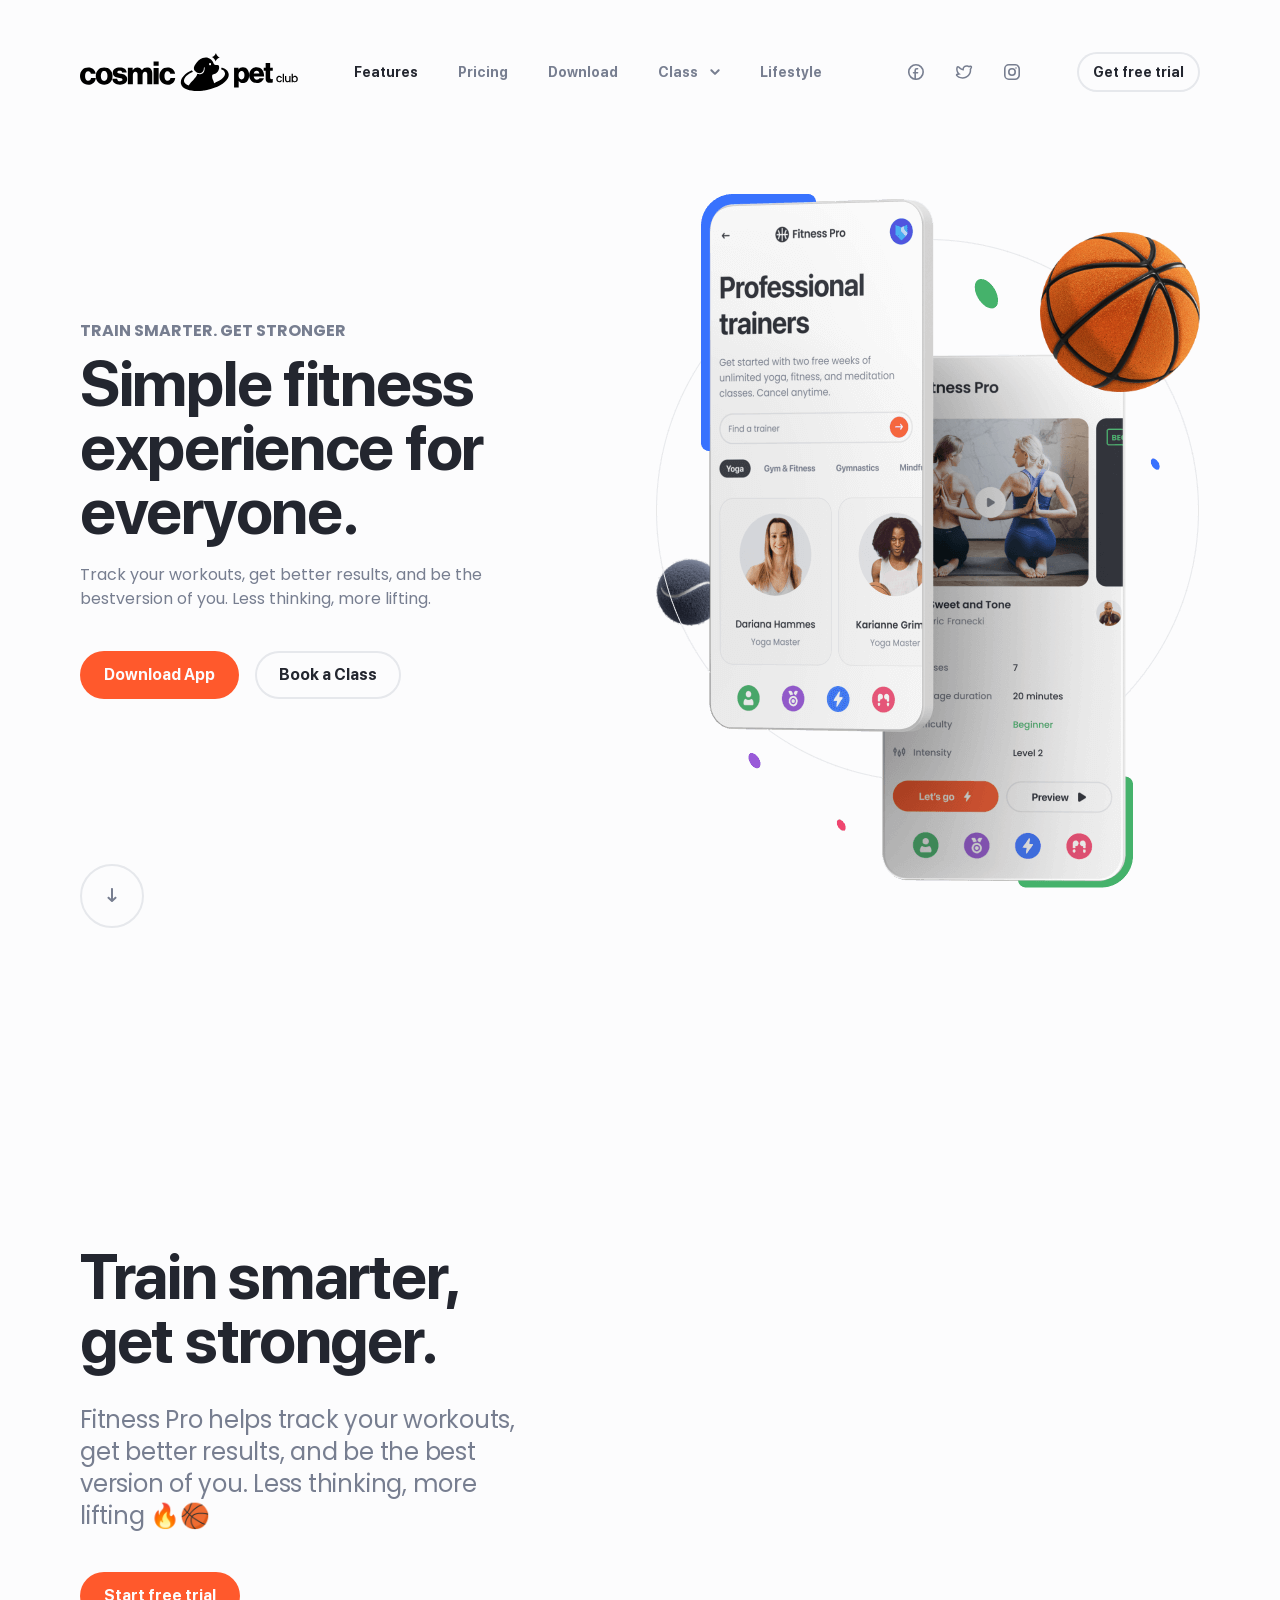
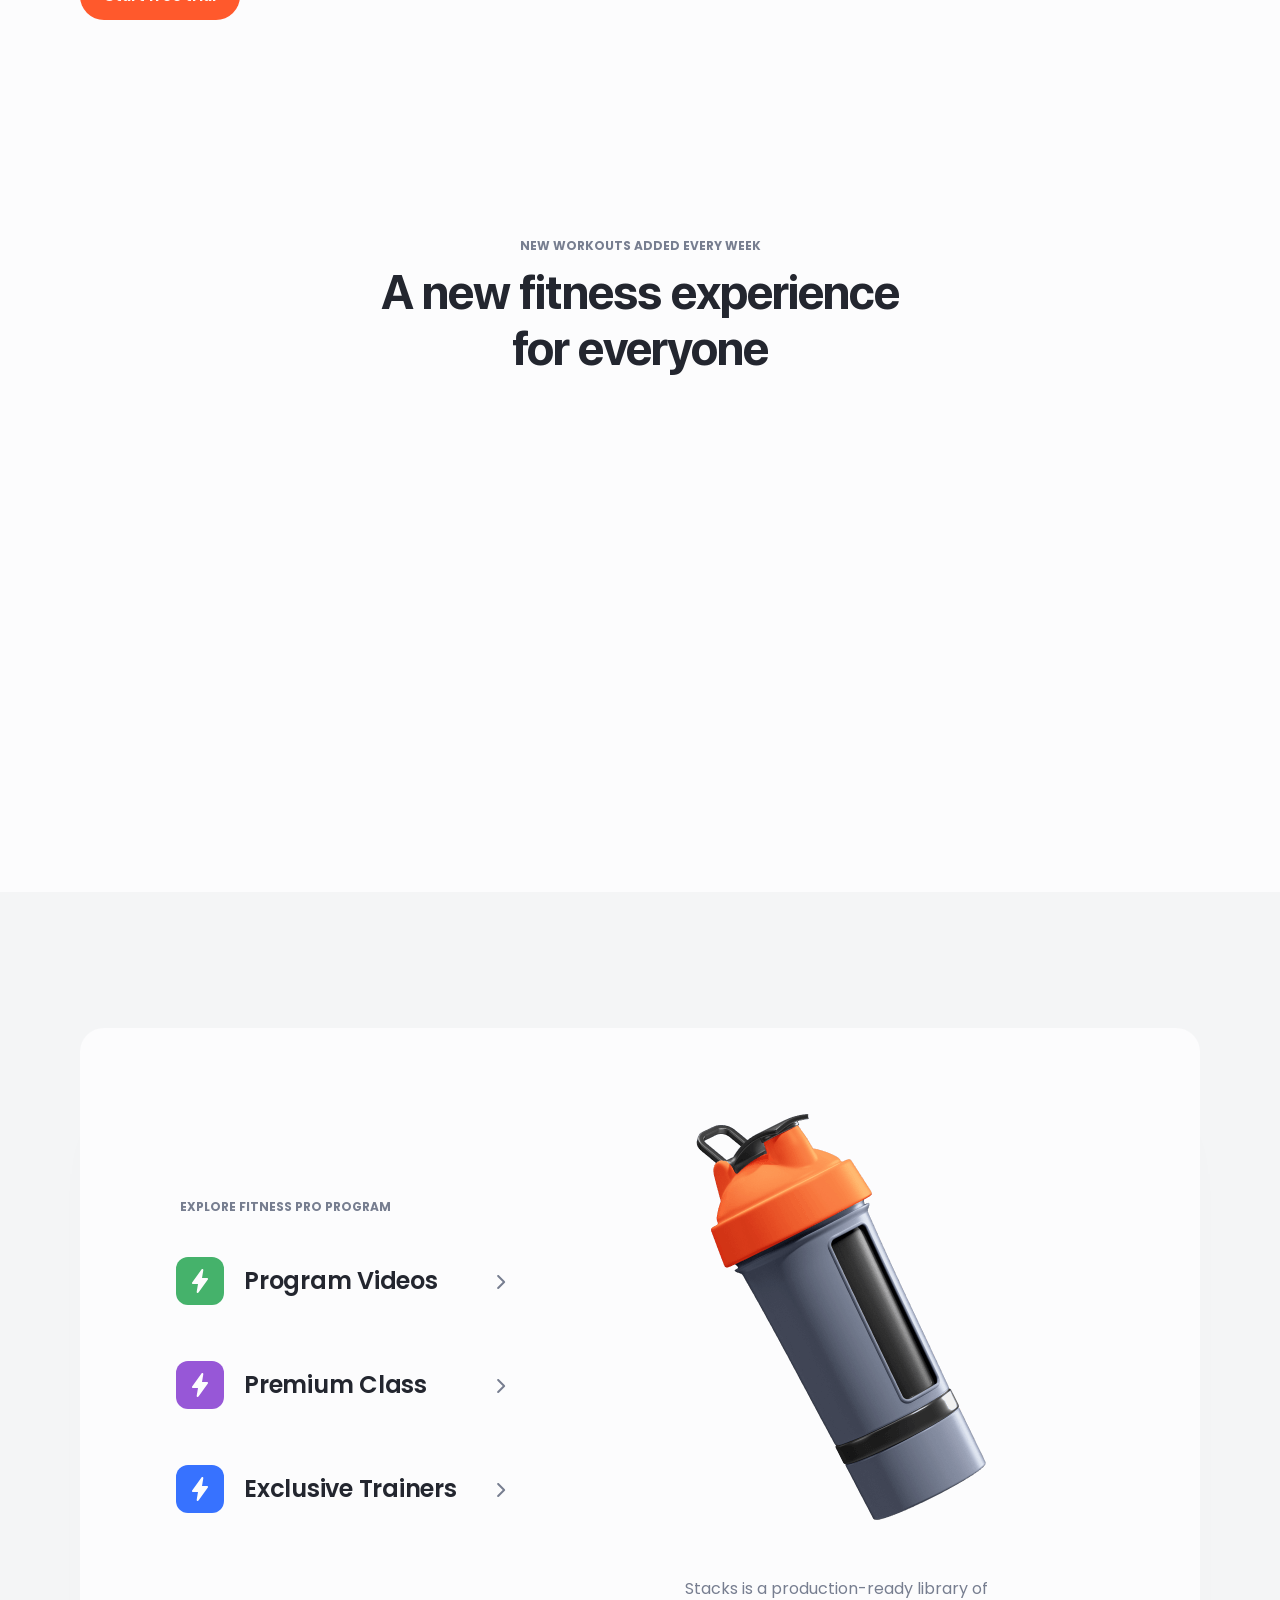
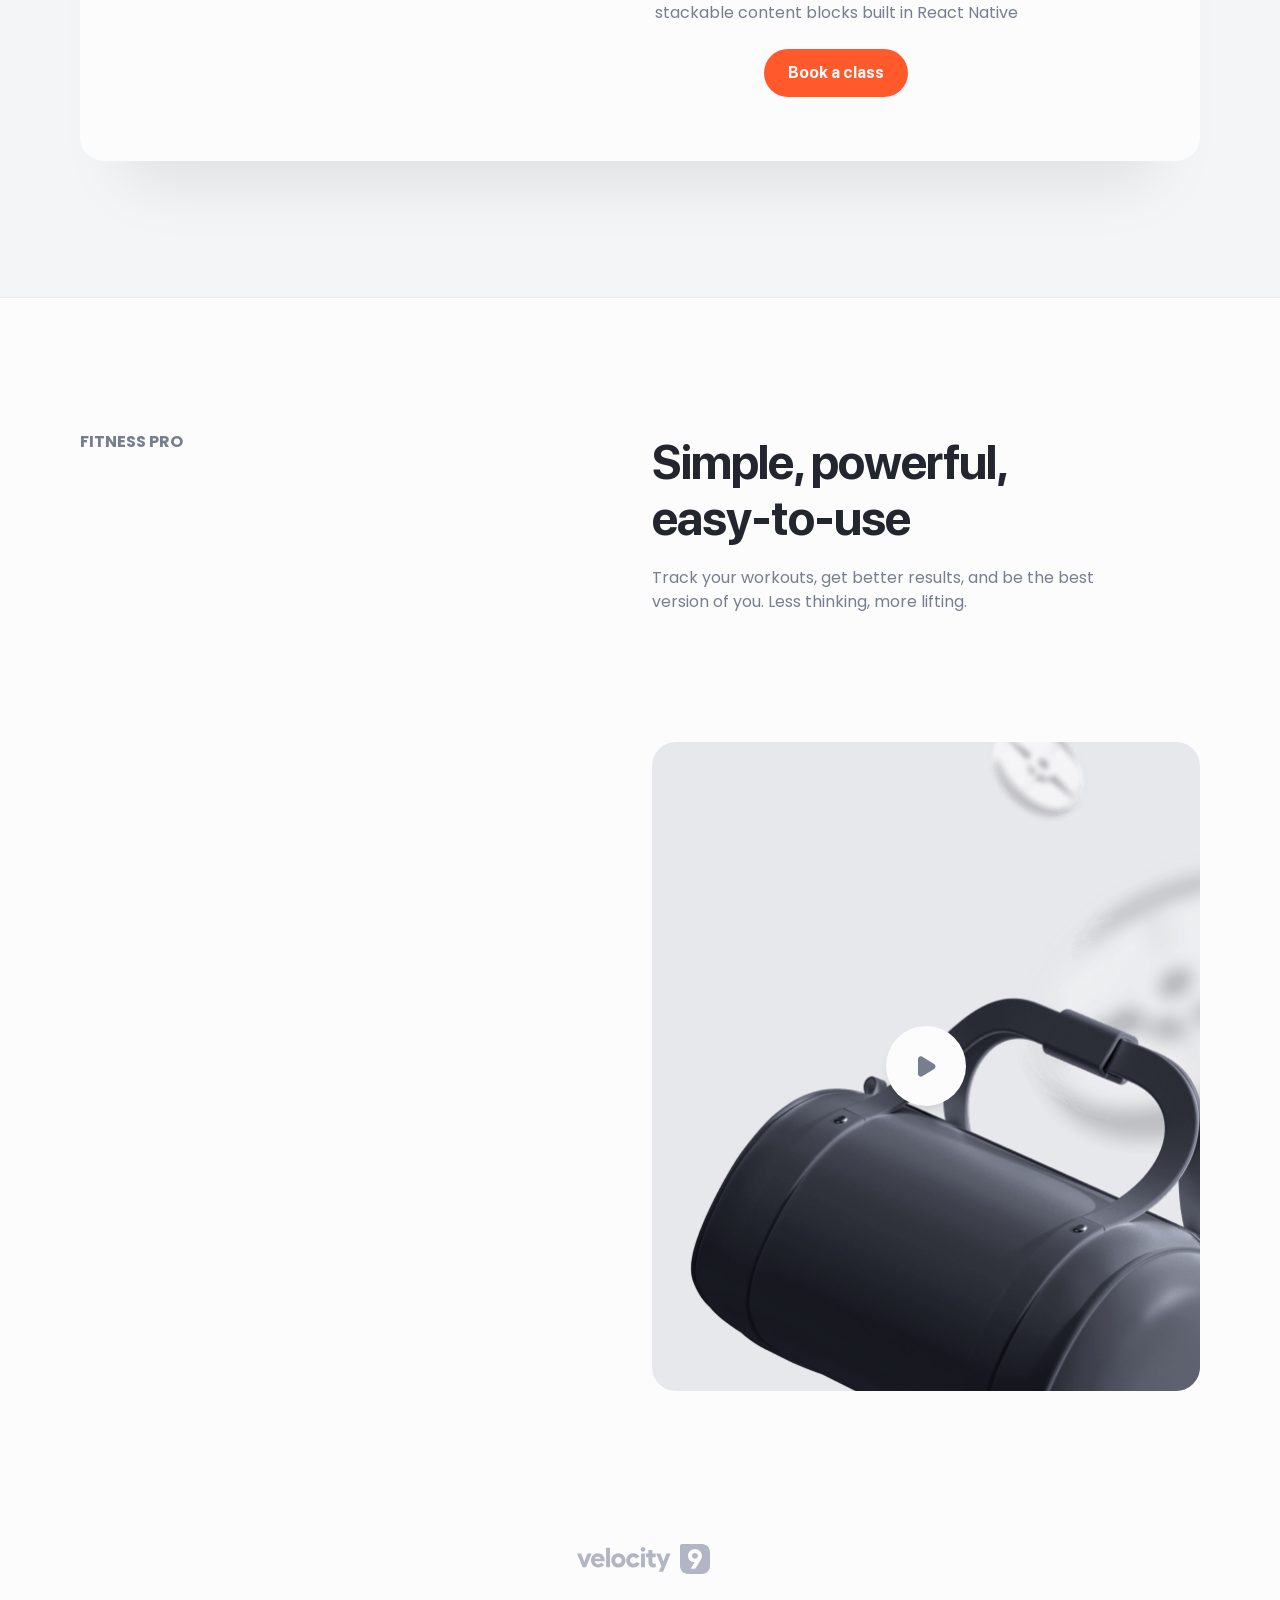
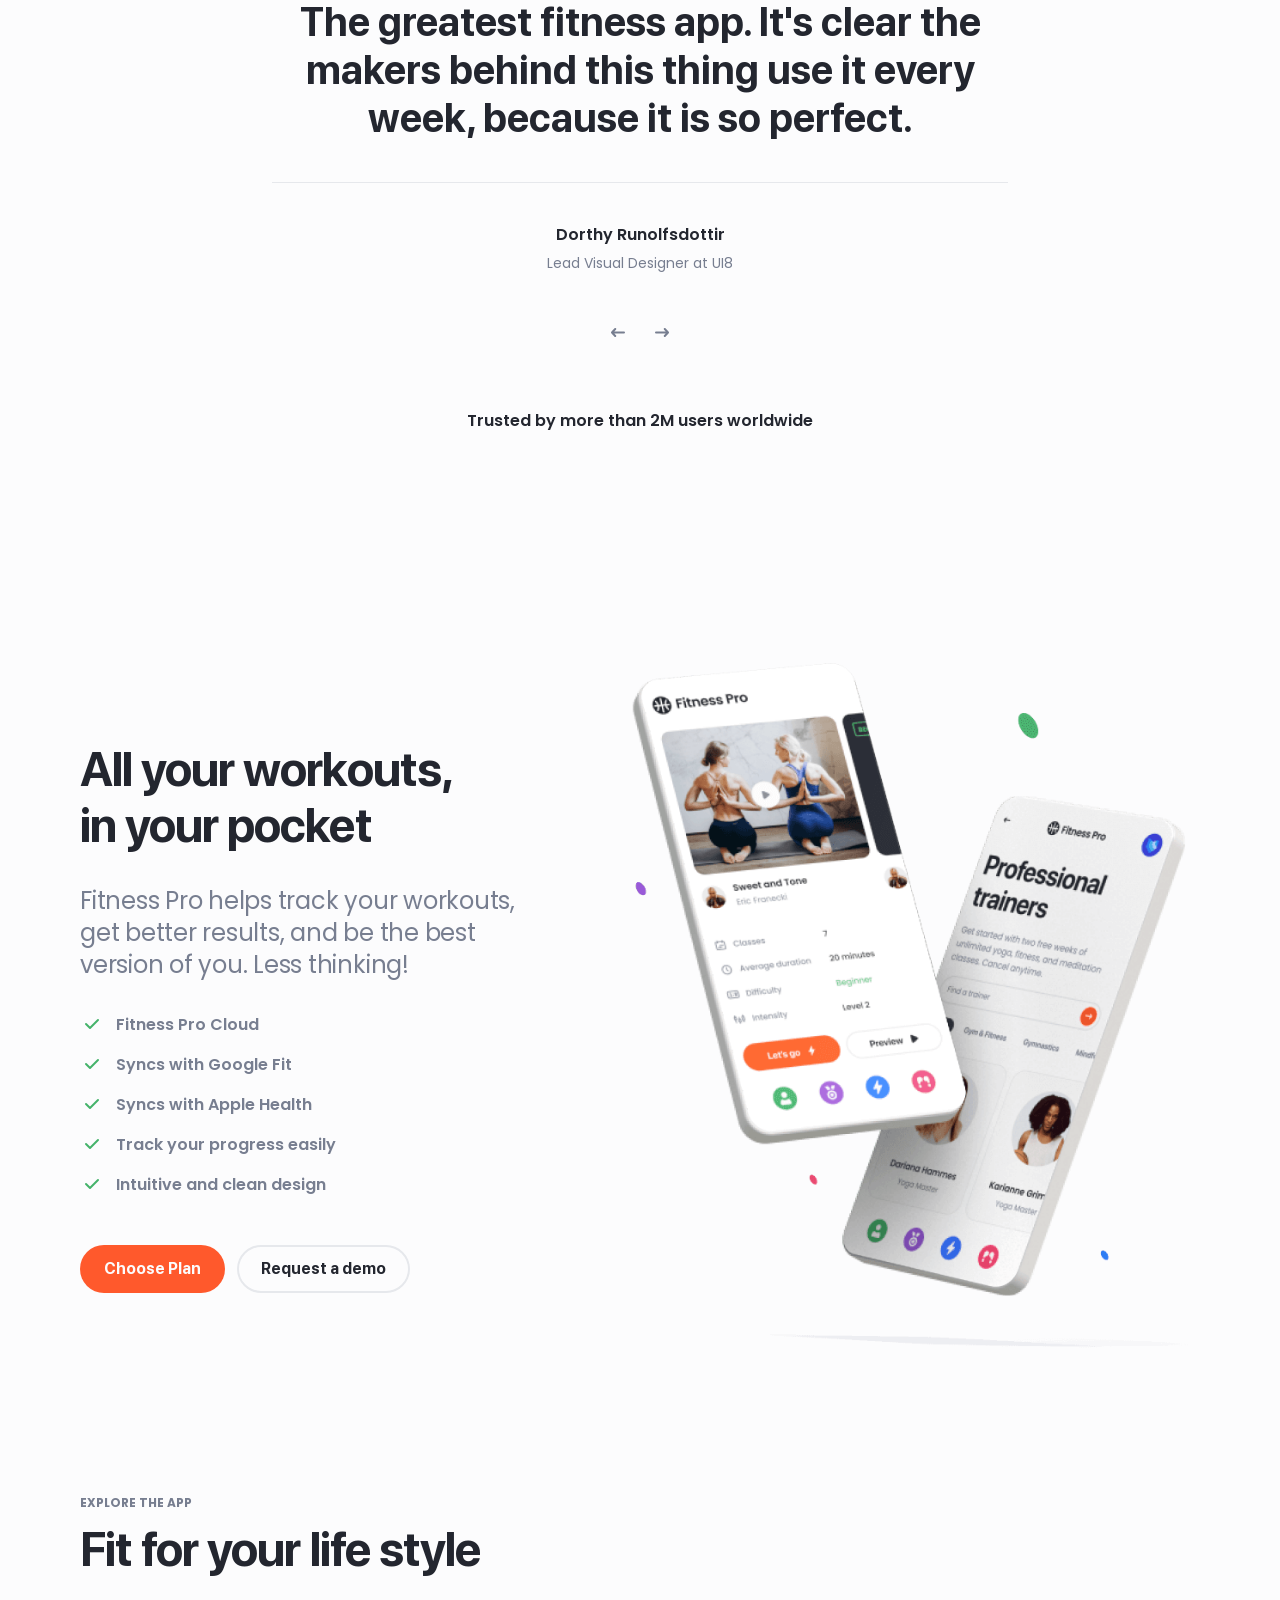
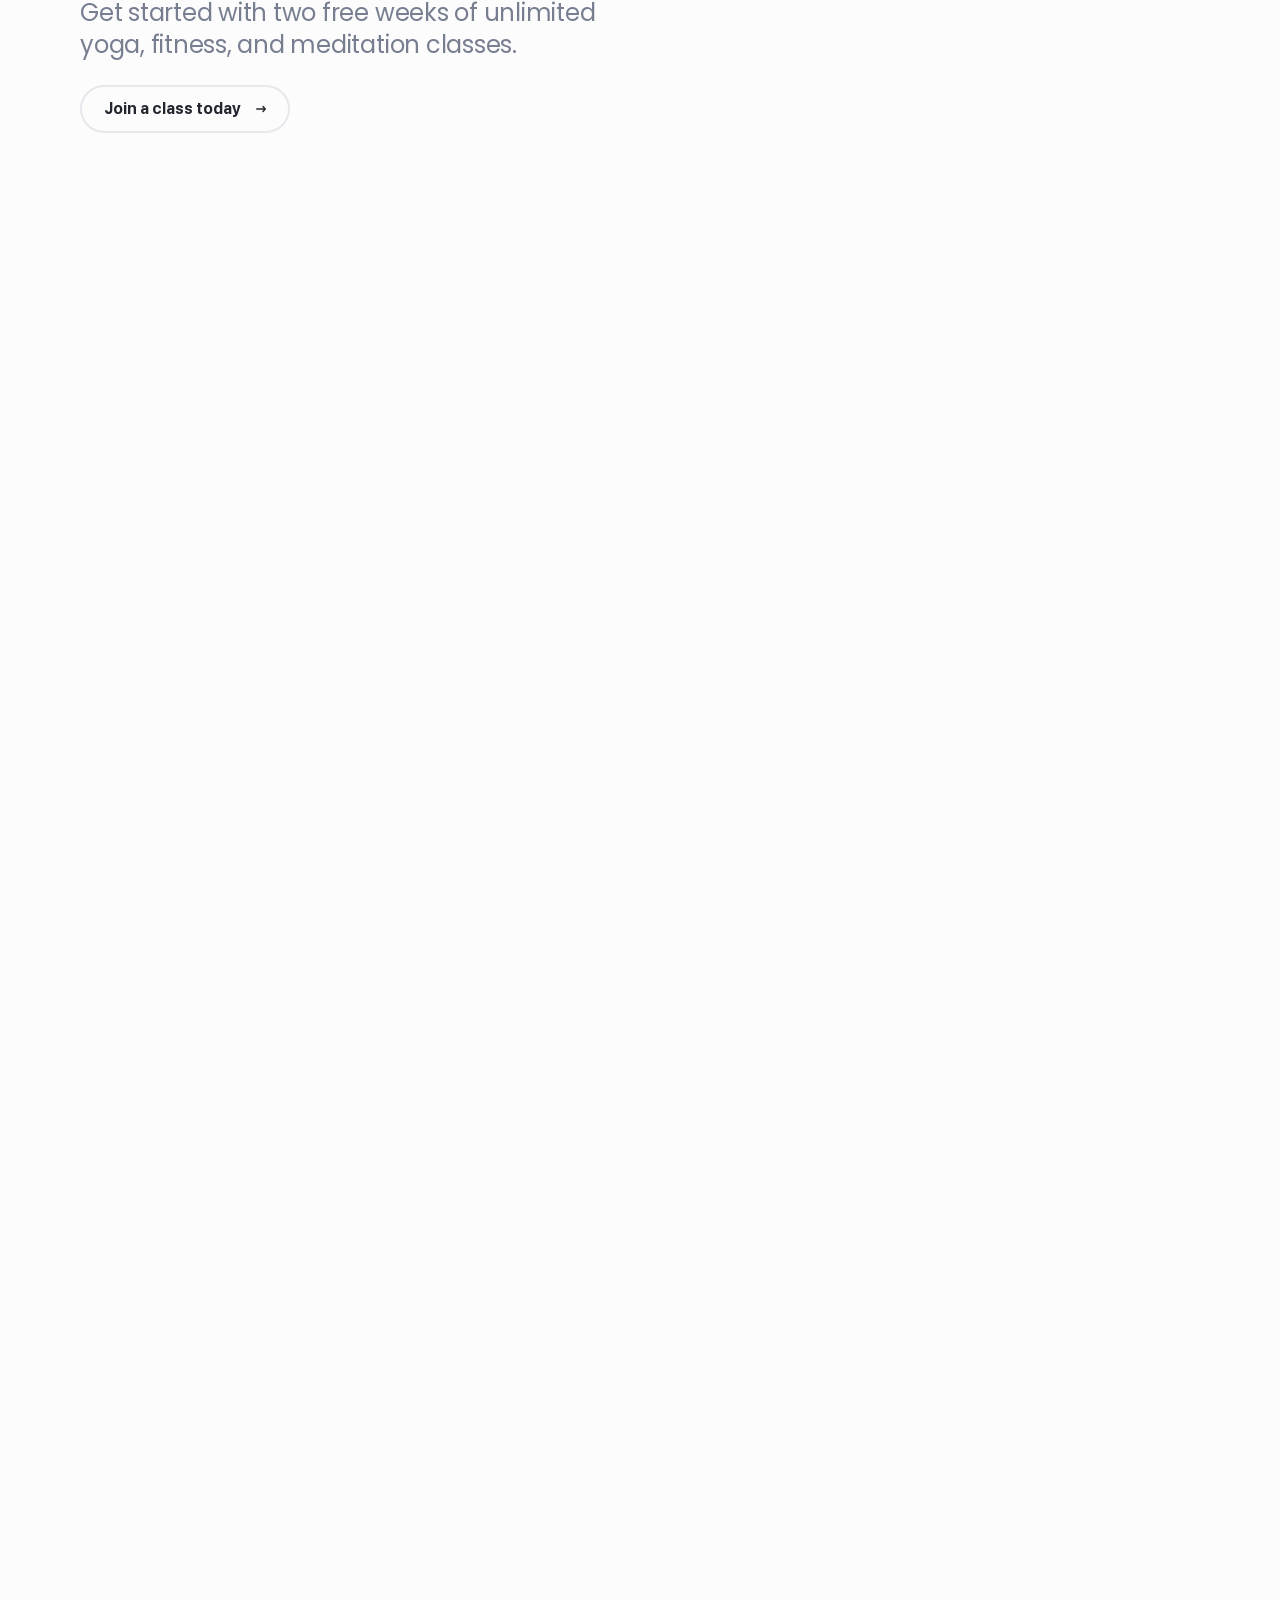
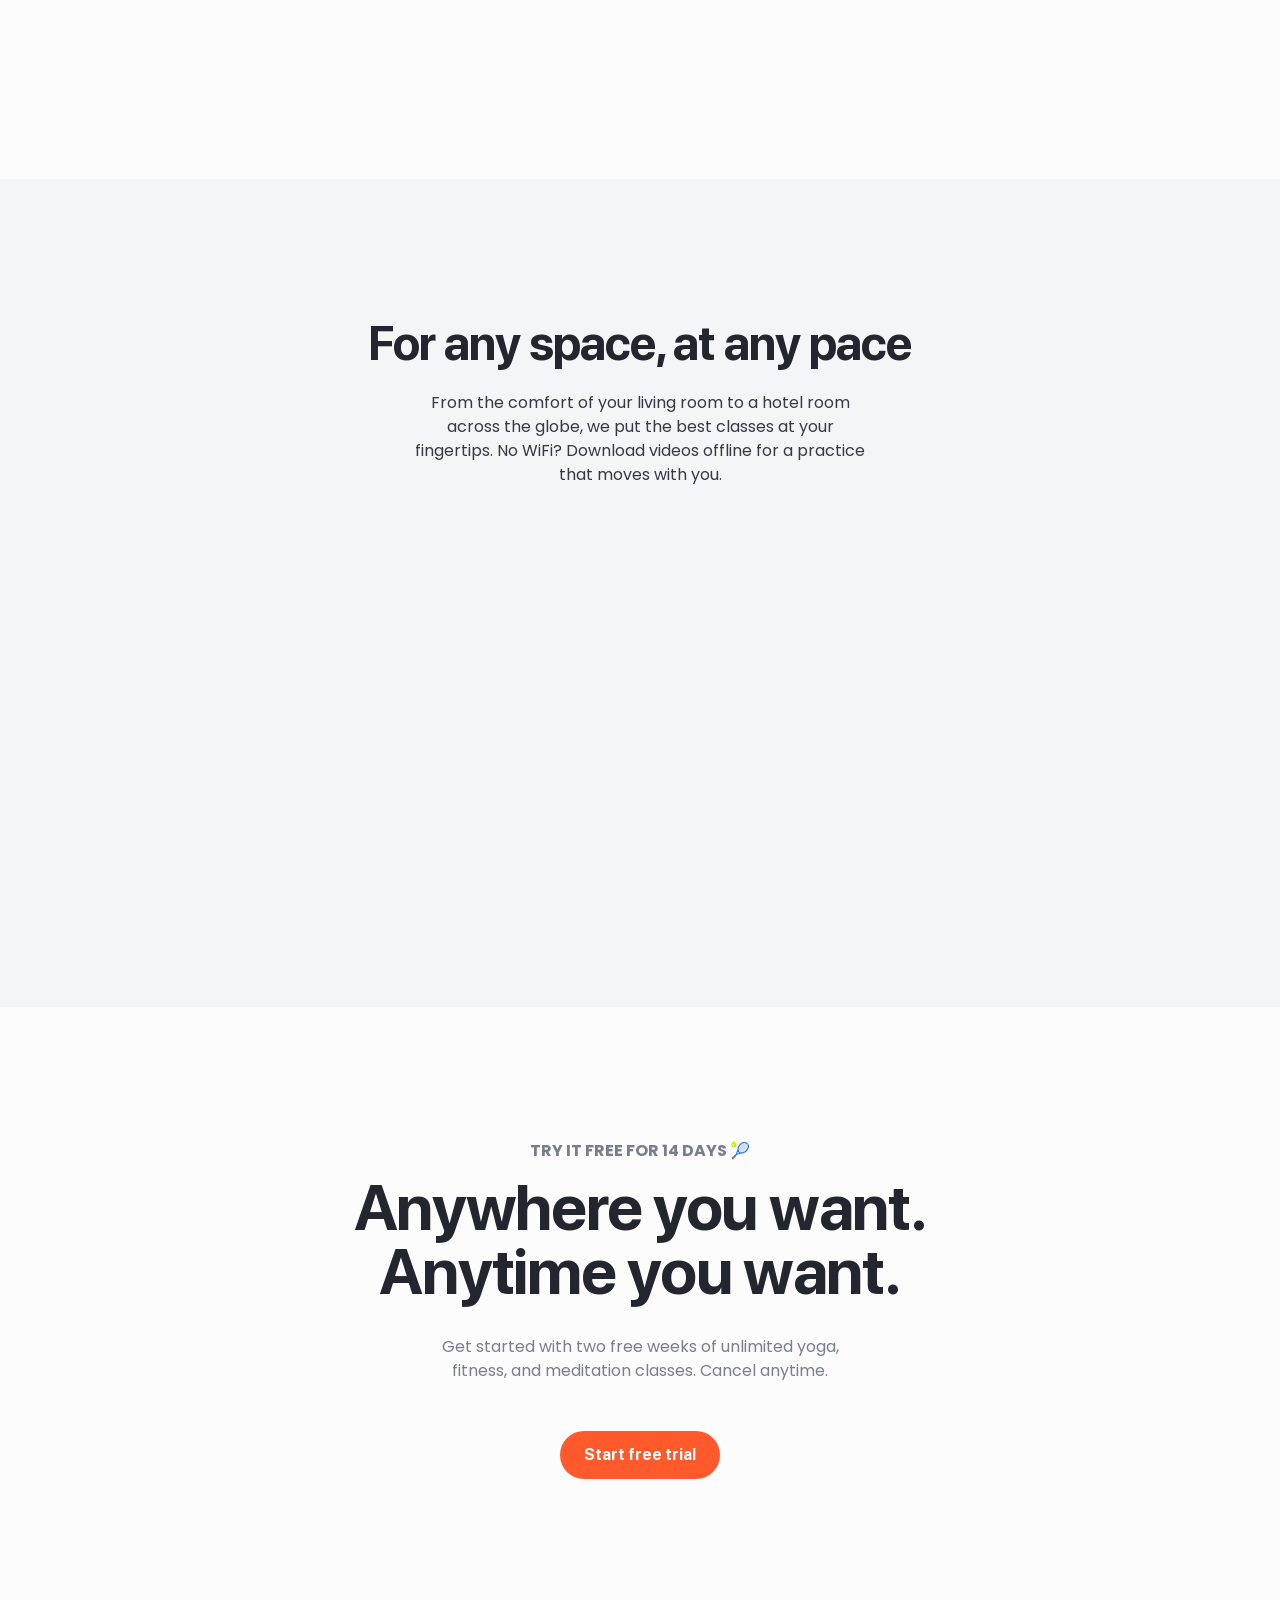
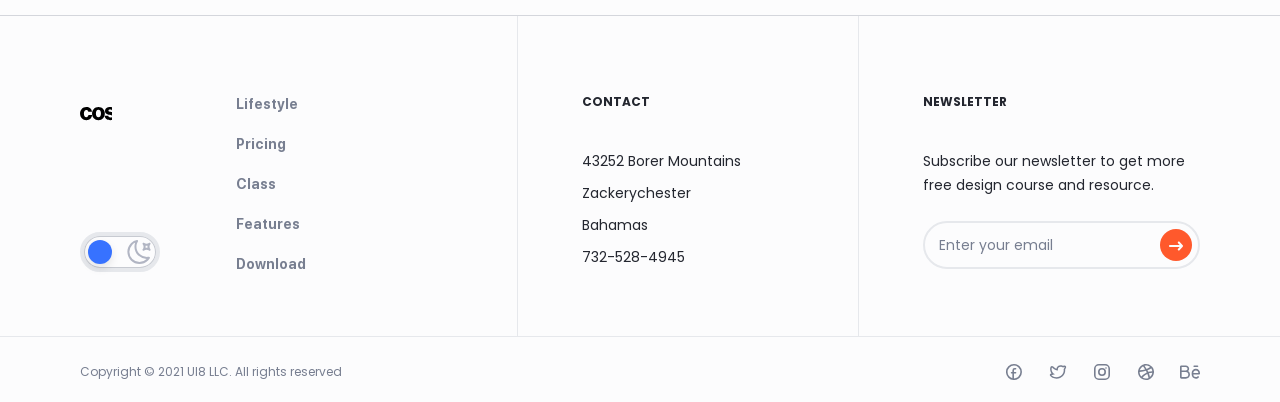
<file: features.html>
<!DOCTYPE html>
<html lang="en">
  <head>
    <meta charset="utf-8">
    <title>Features</title>
    <meta http-equiv="X-UA-Compatible" content="IE=Edge">
    <meta name="viewport" content="width=device-width, initial-scale=1, maximum-scale=1.0, user-scalable=no">
    <meta name="format-detection" content="telephone=no">
    <link rel="apple-touch-icon" sizes="180x180" href="img/apple-touch-icon.png">
    <link rel="icon" type="image/png" sizes="32x32" href="img/favicon-32x32.png">
    <link rel="icon" type="image/png" sizes="16x16" href="img/favicon-16x16.png">
    <link rel="manifest" href="img/site.webmanifest">
    <link rel="mask-icon" href="img/safari-pinned-tab.svg" color="#5bbad5">
    <meta name="msapplication-TileColor" content="#da532c">
    <meta name="theme-color" content="#ffffff">
    <meta name="description" content="Premium Web UI Kit for Fitness Experience">
    <meta name="twitter:card" content="summary">
    <meta name="twitter:site" content="@ui8">
    <meta name="twitter:title" content="Fitness Pro: Website UI Kit">
    <meta name="twitter:description" content="Premium Web UI Kit for Fitness Experience">
    <meta name="twitter:creator" content="@ui8">
    <meta name="twitter:image" content="https://ui8-stacks-fitness-html.herokuapp.com/img/twitter-card.png">
    <meta property="og:title" content="Fitness Pro: Website UI Kit">
    <meta property="og:type" content="Article">
    <meta property="og:url" content="https://ui8.net/ui8/products/fitness-pro-website-ui-kit">
    <meta property="og:image" content="https://ui8-stacks-fitness-html.herokuapp.com/img/fb-og-image.png">
    <meta property="og:description" content="Premium Web UI Kit for Fitness Experience">
    <meta property="og:site_name" content="Fitness Pro: Website UI Kit">
    <meta property="fb:admins" content="132951670226590">
    <link rel="preconnect" href="https://fonts.gstatic.com">
    <link href="https://fonts.googleapis.com/css2?family=Poppins:wght@400;500;600;700&amp;display=swap" rel="stylesheet">
    <link rel="stylesheet" media="all" href="css/app.min.css">
    <script>
      var viewportmeta = document.querySelector('meta[name="viewport"]');
      if (viewportmeta) {
        if (screen.width < 375) {
          var newScale = screen.width / 375;
          viewportmeta.content = 'width=375, minimum-scale=' + newScale + ', maximum-scale=1.0, user-scalable=no, initial-scale=' + newScale + '';
        } else {
          viewportmeta.content = 'width=device-width, maximum-scale=1.0, initial-scale=1.0';
        }
      }
    </script>
  </head>
  <body>
    <script>
      console.log(localStorage.getItem('darkMode'));
      if (localStorage.getItem('darkMode') === "on") {
        document.body.classList.add("dark");
        document.addEventListener("DOMContentLoaded", function() {
          document.querySelector('.js-theme input').checked = true;
        });
      }
    </script>
    <!-- outer-->
    <div class="outer">
      <!-- header-->
      <header class="header js-header">
        <div class="header__center center"><a class="header__logo" href="index.html"><img class="some-icon" src="img/logo-dark.svg" alt="Fitness Pro"><img class="some-icon-dark" src="img/logo-light.svg" alt="Fitness Pro"></a>
          <div class="header__wrap js-header-wrap">
            <nav class="header__nav"><a class="header__link active" href="features.html">Features</a><a class="header__link" href="pricing.html">Pricing</a><a class="header__link" href="download.html">Download</a>
              <div class="header__dropdown js-header-dropdown">
                <div class="header__head js-header-head">Class
                  <svg class="icon icon-arrow-bottom">
                    <use xlink:href="#icon-arrow-bottom"></use>
                  </svg>
                </div>
                <div class="header__body js-header-body">
                  <div class="header__inner">
                    <div class="header__row">
                      <div class="header__col"><a class="header__direction" href="#">
                          <div class="header__info">Find a class to achieve your goals 🔥</div>
                          <div class="header__preview"><img srcSet="img/content/ball@2x.png 2x" src="img/content/ball.png" alt="Ball"></div></a>
                        <div class="header__menu"><a class="header__box" href="class01.html">
                            <div class="header__icon"><img src="img/menu-video.svg" alt="Video"></div>
                            <div class="header__text">Program Videos</div></a><a class="header__box" href="class02.html">
                            <div class="header__icon"><img src="img/menu-class.svg" alt="Class"></div>
                            <div class="header__text">Premium Class</div></a></div>
                      </div>
                      <div class="header__col">
                        <div class="header__line">
                          <div class="header__cell"><a class="header__card" href="class01-details.html">
                              <div class="header__photo"><img srcSet="img/content/header-pic-1@2x.png 2x" src="img/content/header-pic-1.png" alt="Header content">
                                <div class="status-black header__category">featured class</div>
                              </div>
                              <div class="header__top">
                                <div class="header__user">
                                  <div class="header__avatar"><img src="img/content/avatar-1.png" alt="Avatar"></div>
                                  <div class="header__details">
                                    <div class="header__title">Sweet and Tone</div>
                                    <div class="header__trainer">Zack Beier</div>
                                  </div>
                                </div>
                                <div class="status-stroke-green header__level">beginner</div>
                              </div>
                              <div class="header__content">Sweet and Tone is a seven-day bodyweight training program designed to boost your strength and endurance over the course of a week.</div></a></div>
                          <div class="header__cell"><a class="header__item" href="class01-details.html">
                              <div class="header__photo"><img srcSet="img/content/header-pic-2@2x.png 2x" src="img/content/header-pic-2.png" alt="Header content"></div>
                              <div class="header__description">
                                <div class="status-green header__category">yoga</div>
                                <div class="header__user">
                                  <div class="header__avatar"><img src="img/content/avatar-2.png" alt="Avatar"></div>
                                  <div class="header__details">
                                    <div class="header__title">Sweet and Tone</div>
                                    <div class="header__trainer">Zack Beier</div>
                                  </div>
                                </div>
                              </div></a><a class="header__item" href="class01-details.html">
                              <div class="header__photo"><img srcSet="img/content/header-pic-3@2x.png 2x" src="img/content/header-pic-3.png" alt="Header content"></div>
                              <div class="header__description">
                                <div class="status-purple header__category">mindfulness</div>
                                <div class="header__user">
                                  <div class="header__avatar"><img src="img/content/avatar-3.png" alt="Avatar"></div>
                                  <div class="header__details">
                                    <div class="header__title">Sweet and Tone</div>
                                    <div class="header__trainer">Zack Beier</div>
                                  </div>
                                </div>
                              </div></a><a class="header__item" href="class01-details.html">
                              <div class="header__photo"><img srcSet="img/content/header-pic-4@2x.png 2x" src="img/content/header-pic-4.png" alt="Header content"></div>
                              <div class="header__description">
                                <div class="status-red header__category">fitness</div>
                                <div class="header__user">
                                  <div class="header__avatar"><img src="img/content/avatar-4.png" alt="Avatar"></div>
                                  <div class="header__details">
                                    <div class="header__title">Sweet and Tone</div>
                                    <div class="header__trainer">Zack Beier</div>
                                  </div>
                                </div>
                              </div></a></div>
                        </div>
                      </div>
                    </div>
                    <div class="header__foot">
                      <div class="header__stage">Pro Trainers</div>
                      <div class="header__list">
                        <div class="header__user">
                          <div class="header__avatar"><img src="img/content/avatar-1.png" alt="Avatar"></div>
                          <div class="header__details">
                            <div class="header__title">Boyd Reinger</div>
                            <div class="header__trainer">Personal trainer</div>
                          </div>
                        </div>
                        <div class="header__user">
                          <div class="header__avatar"><img src="img/content/avatar-2.png" alt="Avatar"></div>
                          <div class="header__details">
                            <div class="header__title">Randal Jacobson</div>
                            <div class="header__trainer">Personal trainer</div>
                          </div>
                        </div>
                        <div class="header__user">
                          <div class="header__avatar"><img src="img/content/avatar-3.png" alt="Avatar"></div>
                          <div class="header__details">
                            <div class="header__title">Dwight Schamberger</div>
                            <div class="header__trainer">Personal trainer</div>
                          </div>
                        </div>
                        <div class="header__user">
                          <div class="header__avatar"><img src="img/content/avatar-4.png" alt="Avatar"></div>
                          <div class="header__details">
                            <div class="header__title">Omari Gulgowski</div>
                            <div class="header__trainer">Personal trainer</div>
                          </div>
                        </div>
                      </div>
                    </div>
                  </div>
                </div>
              </div><a class="header__link" href="lifestyle.html">Lifestyle</a>
            </nav>
            <div class="header__group">
              <div class="header__contacts">
                <div class="header__element">
                  <div class="header__subtitle">Montanachester</div>
                  <div class="header__text">06787 Block Estates</div>
                </div>
                <div class="header__element">
                  <div class="header__subtitle">Lake Gene</div>
                  <div class="header__text">167 Emard River</div>
                </div>
                <div class="header__element">
                  <div class="header__subtitle">North Hassiefort</div>
                  <div class="header__text">032 Leonora Spurs</div>
                </div>
              </div>
              <div class="header__socials"><a class="header__social" href="https://www.facebook.com/ui8.net/" target="_blank">
                  <svg class="icon icon-facebook">
                    <use xlink:href="#icon-facebook"></use>
                  </svg></a><a class="header__social" href="https://twitter.com/ui8" target="_blank">
                  <svg class="icon icon-twitter">
                    <use xlink:href="#icon-twitter"></use>
                  </svg></a><a class="header__social" href="https://www.instagram.com/ui8net/" target="_blank">
                  <svg class="icon icon-instagram">
                    <use xlink:href="#icon-instagram"></use>
                  </svg></a></div>
              <button class="button-stroke button-small header__button">Get free trial</button>
            </div>
          </div>
          <button class="button-stroke button-small header__button">Get free trial</button>
          <button class="header__burger js-header-burger"></button>
        </div>
      </header>
      <!-- container-->
      <div class="outer__content">
        <div class="main1">
          <div class="main1__center center">
            <div class="main1__wrap">
              <div class="stage">Train smarter. get stronger</div>
              <h1 class="main1__title h1">Simple fitness experience for everyone.</h1>
              <div class="main1__text">Track your workouts, get better results, and be the bestversion of you. Less thinking, more lifting.</div>
              <div class="main1__btns"><a class="button main1__button" href="download.html">Download App</a><a class="button-stroke main1__button" href="class02-details.html">Book a Class</a></div>
            </div><a class="scroll js-scroll" href="#intro">
              <div class="scroll__line">
                <svg class="icon icon-arrow-down">
                  <use xlink:href="#icon-arrow-down"></use>
                </svg>
                <svg class="icon icon-arrow-down">
                  <use xlink:href="#icon-arrow-down"></use>
                </svg>
              </div></a>
            <div class="main1__gallery">
              <div class="main1__preview"><img class="some-icon" srcSet="img/content/main-pic@2x.png 2x" src="img/content/main-pic.png" alt="Main"><img class="some-icon-dark" srcSet="img/content/main-pic-dark@2x.png 2x" src="img/content/main-pic-dark.png" alt="Main"></div>
              <div class="main1__preview" data-aos="animation-translate-up" data-aos-anchor=".main1__gallery"><img srcSet="img/content/ball@2x.png 2x" src="img/content/ball.png" alt="Ball"></div>
              <div class="main1__preview" data-aos="animation-translate-up" data-aos-delay="400" data-aos-anchor=".main1__gallery"><img srcSet="img/content/ball-black@2x.png 2x" src="img/content/ball-black.png" alt="Ball black"></div>
            </div>
          </div>
        </div>
        <div class="intro" id="intro">
          <div class="intro__center center">
            <div class="intro__gallery">
              <div class="intro__preview" data-aos="animation-translate-up" data-aos-anchor=".intro__gallery"><img srcSet="img/content/bag@2x.png 2x" src="img/content/bag.png" alt="Bag"></div>
              <div class="intro__preview" data-aos="animation-translate-up" data-aos-delay="300" data-aos-anchor=".intro__gallery"><img srcSet="img/content/gloves@2x.png 2x" src="img/content/gloves.png" alt="Gloves"></div>
              <div class="intro__preview" data-aos="animation-translate-up" data-aos-delay="600" data-aos-anchor=".intro__gallery"><img srcSet="img/content/bottle-1@2x.png 2x" src="img/content/bottle-1.png" alt="Bottle"></div>
            </div>
            <div class="intro__wrap">
              <h2 class="intro__title h1">Train smarter, get stronger.</h2>
              <div class="intro__text">Fitness Pro helps track your workouts, get better results, and be the best version of you. Less thinking, more lifting 🔥🏀</div><a class="button intro__button" href="download.html">Start free trial</a>
            </div>
          </div>
        </div>
        <div class="section-pb details">
          <div class="details__center center">
            <div class="details__head">
              <div class="stage-small">New workouts added every week</div>
              <h2 class="details__title h2">A new fitness experience for everyone</h2>
            </div>
            <div class="details__list">
              <div class="details__item" data-aos="animation-opacity">
                <div class="details__icon">
                  <svg xmlns="http://www.w3.org/2000/svg" width="36" height="46" viewBox="0 0 36 46">
                    <path fill="#23262f" fill-rule="evenodd" d="M24.292 0c5.947 0 9.815 6.259 7.155 11.578l-1.486 2.971C33.666 17.846 36 22.651 36 28c0 9.941-8.059 18-18 18S0 37.941 0 28c0-5.349 2.334-10.154 6.038-13.451l-1.485-2.971C1.893 6.259 5.761 0 11.708 0h12.584zM18 14c-7.732 0-14 6.268-14 14s6.268 14 14 14 14-6.268 14-14-6.268-14-14-14zm6.292-10H11.708C8.735 4 6.801 7.129 8.131 9.789l1.213 2.425A17.92 17.92 0 0 1 18 10a17.92 17.92 0 0 1 8.657 2.215l1.212-2.426C29.199 7.129 27.265 4 24.292 4z"></path>
                  </svg>
                </div>
                <div class="details__category">Keep track of calories and macros</div>
                <div class="details__content">Fitness Pro helps track your workouts, get better results, and be the best version of you. Less thinking!</div>
              </div>
              <div class="details__item" data-aos="animation-opacity">
                <div class="details__icon">
                  <svg xmlns="http://www.w3.org/2000/svg" width="40" height="40" viewBox="0 0 40 40">
                    <path fill="#23262f" fill-rule="evenodd" d="M34.201 5.917l.05.05.336.35.019.02h0l.036.038.309.339.048.054h0l.018.021C38.119 10.314 40 14.937 40 20s-1.881 9.686-4.982 13.209l-.018.021-.048.055-.309.339-.038.041-.354.368-.05.05-.059.059c-.244.244-.495.482-.751.714l-.071.063-.385.335-.086.073a20.19 20.19 0 0 1-.783.625l-.066.05A19.91 19.91 0 0 1 20 40a19.92 19.92 0 0 1-12.849-4.673l-.086-.073-.384-.335-.071-.064a20.08 20.08 0 0 1-1.213-1.191 20.47 20.47 0 0 1-.395-.435l.357.394-.309-.339-.048-.054h0l-.019-.021C1.881 29.686 0 25.063 0 20s1.881-9.686 4.982-13.209l.019-.021.048-.055.308-.339.036-.038.019-.02c.386-.411.789-.806 1.208-1.183l.06-.054.389-.339.104-.088a19.99 19.99 0 0 1 .82-.651L8 3.999l.034-.025A19.91 19.91 0 0 1 20 0a19.91 19.91 0 0 1 12 3.998l.038.029a20.16 20.16 0 0 1 .788.627l.105.088.389.339.06.054a20.2 20.2 0 0 1 .762.723l.059.059h0zM20 4c-3.338 0-6.438 1.022-9.002 2.771C14.112 10.296 16 14.928 16 20s-1.888 9.704-5 13.229C13.562 34.978 16.662 36 20 36s6.438-1.022 9.002-2.771C25.888 29.704 24 25.072 24 20s1.888-9.704 5-13.229C26.438 5.022 23.338 4 20 4zM8 9.417l-.111.126C5.466 12.347 4 16.002 4 20a15.94 15.94 0 0 0 4 10.583c2.49-2.821 4-6.526 4-10.583A15.94 15.94 0 0 0 8 9.417zm24.001.001l-.108.122C29.467 12.344 28 16.001 28 20a15.94 15.94 0 0 0 3.999 10.582A15.93 15.93 0 0 0 36 20a15.94 15.94 0 0 0-3.999-10.582z"></path>
                  </svg>
                </div>
                <div class="details__category">Access all premium class of Fitness Pro</div>
                <div class="details__content">Fitness Pro helps track your workouts, get better results, and be the best version of you. Less thinking!</div>
              </div>
              <div class="details__item" data-aos="animation-opacity">
                <div class="details__icon">
                  <svg xmlns="http://www.w3.org/2000/svg" width="38" height="44" viewBox="0 0 38 44">
                    <path fill="#23262f" fill-rule="evenodd" d="M18 8c9.941 0 18 8.059 18 18s-8.059 18-18 18S0 35.941 0 26 8.059 8 18 8zm0 4c-7.732 0-14 6.268-14 14s6.268 14 14 14 14-6.268 14-14-6.268-14-14-14zm0 4a2 2 0 0 1 2 2v8a2 2 0 1 1-4 0v-8a2 2 0 0 1 2-2zm14.586-9.414a2 2 0 0 1 2.828 0h0l2 2a2 2 0 0 1-2.828 2.828h0l-2-2a2 2 0 0 1 0-2.828zM22 0a2 2 0 1 1 0 4h0-8a2 2 0 1 1 0-4h0z"></path>
                  </svg>
                </div>
                <div class="details__category">Keep track of calories and macros</div>
                <div class="details__content">Fitness Pro helps track your workouts, get better results, and be the best version of you. Less thinking!</div>
              </div>
            </div>
          </div>
        </div>
        <div class="section-bg program">
          <div class="program__center center">
            <div class="program__wrap">
              <div class="program__col">
                <div class="stage-small">explore fitness pro program</div>
                <div class="program__list"><a class="program__item" href="class01.html">
                    <div class="program__icon" style="background-color: #45B26B;"><img src="img/content/lightning.svg" alt="Lightning"></div>
                    <div class="program__subtitle">Program Videos</div>
                    <div class="program__arrow">
                      <svg class="icon icon-arrow-right-empty">
                        <use xlink:href="#icon-arrow-right-empty"></use>
                      </svg>
                    </div></a><a class="program__item" href="class02.html">
                    <div class="program__icon" style="background-color: #9757D7;"><img src="img/content/lightning.svg" alt="Lightning"></div>
                    <div class="program__subtitle">Premium Class</div>
                    <div class="program__arrow">
                      <svg class="icon icon-arrow-right-empty">
                        <use xlink:href="#icon-arrow-right-empty"></use>
                      </svg>
                    </div></a><a class="program__item" href="class02.html">
                    <div class="program__icon" style="background-color: #3772FF;"><img src="img/content/lightning.svg" alt="Lightning"></div>
                    <div class="program__subtitle">Exclusive Trainers</div>
                    <div class="program__arrow">
                      <svg class="icon icon-arrow-right-empty">
                        <use xlink:href="#icon-arrow-right-empty"></use>
                      </svg>
                    </div></a></div>
              </div>
              <div class="program__col">
                <div class="program__preview"><img srcSet="img/content/bottle-2@2x.png 2x" src="img/content/bottle-2.png" alt="Bottle"></div>
                <div class="program__info">Stacks is a production-ready library of stackable content blocks built in React Native</div><a class="button program__button" href="class02-details.html">Book a class</a>
              </div>
            </div>
          </div>
        </div>
        <div class="section-border-top about">
          <div class="about__center center">
            <div class="about__row">
              <div class="about__col">
                <div class="stage">fitness pro</div>
              </div>
              <div class="about__col">
                <h2 class="about__title h2">Simple, powerful, <br>easy-to-use</h2>
                <div class="about__info">Track your workouts, get better results, and be the best version of you. Less thinking, more lifting.</div>
              </div>
            </div>
            <div class="about__row">
              <div class="about__col">
                <div class="about__list">
                  <div class="about__item" data-aos="animation-opacity">
                    <div class="about__number" style="background-color: #9757D7;">01</div>
                    <div class="about__subtitle">Intuitive and clean design</div>
                    <div class="about__content">Track your workouts, get better results, and be the best version of you.</div>
                  </div>
                  <div class="about__item" data-aos="animation-opacity">
                    <div class="about__number" style="background-color: #EF466F;">02</div>
                    <div class="about__subtitle">An exercise in simplicity</div>
                    <div class="about__content">Track your workouts, get better results, and be the best version of you.</div>
                  </div>
                  <div class="about__item" data-aos="animation-opacity">
                    <div class="about__number" style="background-color: #45B26B;">03</div>
                    <div class="about__subtitle">The most popular workouts</div>
                    <div class="about__content">Track your workouts, get better results, and be the best version of you.</div>
                  </div>
                </div>
              </div>
              <div class="about__col">
                <div class="about__bg about__bg_overflow"><img srcSet="img/content/about-pic-1@2x.png 2x" src="img/content/about-pic-1.png" alt="About pic">
                  <div class="about__group">
                    <div class="about__photo" data-aos="animation-translate-up" data-aos-delay="400"><img class="some-icon" srcSet="img/content/racket@2x.png 2x" src="img/content/racket.png" alt="Racket"><img class="some-icon-dark" srcSet="img/content/racket-dark@2x.png 2x" src="img/content/racket-dark.png" alt="Racket"></div>
                    <div class="about__photo" data-aos="animation-translate-up"><img srcSet="img/content/ball-red@2x.png 2x" src="img/content/ball-red.png" alt="Ball"></div>
                  </div>
                  <button class="play">
                    <svg class="icon icon-play">
                      <use xlink:href="#icon-play"></use>
                    </svg>
                  </button>
                </div>
              </div>
            </div>
          </div>
        </div>
        <div class="section-pb64 review">
          <div class="review__center center">
            <div class="review__wrap">
              <div class="review__slider js-slider-review">
                <div class="review__slide">
                  <div class="review__item">
                    <div class="review__logo"><img src="img/content/velocity9.svg" alt="Velocity9"></div>
                    <div class="review__title">The greatest fitness app. It's clear the makers behind this thing use it every week, because it is so perfect. </div>
                    <div class="review__author">Dorthy Runolfsdottir</div>
                    <div class="review__position">Lead Visual Designer at UI8</div>
                  </div>
                </div>
                <div class="review__slide">
                  <div class="review__item">
                    <div class="review__logo"><img src="img/content/travelers.svg" alt="Travelers"></div>
                    <div class="review__title">The best of all the workout apps I have tried on iOS. I have used Fitness Pro for more than a year now. It is intuitive and clean, awesome app.</div>
                    <div class="review__author">Dorthy Runolfsdottir</div>
                    <div class="review__position">Lead Visual Designer at UI8</div>
                  </div>
                </div>
                <div class="review__slide">
                  <div class="review__item">
                    <div class="review__logo"><img src="img/content/goldlines.svg" alt="Goldlines"></div>
                    <div class="review__title">The greatest fitness app. It's clear the makers behind this thing use it every week, because it is so perfect. </div>
                    <div class="review__author">Dorthy Runolfsdottir</div>
                    <div class="review__position">Lead Visual Designer at UI8</div>
                  </div>
                </div>
              </div>
            </div>
          </div>
        </div>
        <div class="clients">
          <div class="clients__center center">
            <div class="clients__title">Trusted by more than 2M users worldwide</div>
            <div class="clients__list">
              <div class="clients__logo" data-aos="animation-opacity"><img src="img/content/rotashow.svg" alt="Logo"></div>
              <div class="clients__logo" data-aos="animation-opacity"><img src="img/content/waves.svg" alt="Logo"></div>
              <div class="clients__logo" data-aos="animation-opacity"><img src="img/content/rotashow.svg" alt="Logo"></div>
              <div class="clients__logo" data-aos="animation-opacity"><img src="img/content/travelers.svg" alt="Logo"></div>
              <div class="clients__logo" data-aos="animation-opacity"><img src="img/content/goldlines.svg" alt="Logo"></div>
              <div class="clients__logo" data-aos="animation-opacity"><img src="img/content/velocity9.svg" alt="Logo"></div>
            </div>
          </div>
        </div>
        <div class="workouts">
          <div class="workouts__center center">
            <div class="workouts__gallery">
              <div class="workouts__preview"><img class="some-icon" srcSet="img/content/phones@2x.png 2x" src="img/content/phones.png" alt="Phones"><img class="some-icon-dark" srcSet="img/content/phones-dark@2x.png 2x" src="img/content/phones-dark.png" alt="Phones"></div>
              <div class="workouts__preview" data-aos="animation-translate-up" data-aos-anchor=".workouts__gallery"><img srcSet="img/content/ball-green-1@2x.png 2x" src="img/content/ball-green-1.png" alt="Ball"></div>
              <div class="workouts__preview" data-aos="animation-translate-up" data-aos-delay="400" data-aos-anchor=".workouts__gallery"><img srcSet="img/content/apple@2x.png 2x" src="img/content/apple.png" alt="Apple"></div>
            </div>
            <div class="workouts__wrap">
              <h2 class="workouts__title h2">All your workouts, <br>in your pocket</h2>
              <div class="workouts__info">Fitness Pro helps track your workouts, get better results, and be the best version of you. Less thinking!</div>
              <ul class="workouts__list">
                <li>Fitness Pro Cloud</li>
                <li>Syncs with Google Fit</li>
                <li>Syncs with Apple Health</li>
                <li>Track your progress easily</li>
                <li>Intuitive and clean design</li>
              </ul>
              <div class="workouts__btns"><a class="button workouts__button" href="pricing.html">Choose Plan</a><a class="button-stroke workouts__button" href="#">Request a demo</a></div>
            </div>
          </div>
        </div>
        <div class="section-pb lifestyle">
          <div class="lifestyle__center center">
            <div class="lifestyle__head">
              <div class="stage-small">explore the app</div>
              <h2 class="lifestyle__title h2">Fit for your life style</h2>
              <div class="lifestyle__info">Get started with two free weeks of unlimited yoga, fitness, and meditation classes.</div><a class="button-stroke lifestyle__button" href="class02-details.html">Join a class today
                <svg class="icon icon-arrow-right">
                  <use xlink:href="#icon-arrow-right"></use>
                </svg></a>
            </div>
            <div class="lifestyle__wrap">
              <div class="lifestyle__slider js-slider-mobile-one js-slider-resize">
                <div class="lifestyle__row" data-aos="animation-opacity">
                  <div class="lifestyle__col">
                    <div class="lifestyle__details">
                      <div class="lifestyle__number">01.</div>
                      <div class="lifestyle__category">The Fitness Pro Philosophy</div>
                      <div class="lifestyle__content">Whether you’re a complete beginner or you want to step up your routine, get the full studio experience at home with thousands of classes for body, mind.</div>
                    </div>
                  </div>
                  <div class="lifestyle__col">
                    <div class="lifestyle__preview"><img srcSet="img/content/lifestyle-pic-1@2x.png 2x" src="img/content/lifestyle-pic-1.png" alt="Lifestyle Pic"></div>
                  </div>
                </div>
                <div class="lifestyle__row" data-aos="animation-opacity">
                  <div class="lifestyle__col">
                    <div class="lifestyle__details">
                      <div class="lifestyle__number">02.</div>
                      <div class="lifestyle__category">Quickly find the class you want</div>
                      <div class="lifestyle__content">Whether you’re a complete beginner or you want to step up your routine, get the full studio experience at home with thousands of classes for body, mind.</div>
                    </div>
                  </div>
                  <div class="lifestyle__col">
                    <div class="lifestyle__preview"><img srcSet="img/content/lifestyle-pic-2@2x.png 2x" src="img/content/lifestyle-pic-2.png" alt="Lifestyle Pic"></div>
                  </div>
                </div>
                <div class="lifestyle__row" data-aos="animation-opacity">
                  <div class="lifestyle__col">
                    <div class="lifestyle__details">
                      <div class="lifestyle__number">03.</div>
                      <div class="lifestyle__category">Keep track of calories & macros</div>
                      <div class="lifestyle__content">Whether you’re a complete beginner or you want to step up your routine, get the full studio experience at home with thousands of classes for body, mind.</div>
                    </div>
                  </div>
                  <div class="lifestyle__col">
                    <div class="lifestyle__preview"><img srcSet="img/content/lifestyle-pic-3@2x.png 2x" src="img/content/lifestyle-pic-3.png" alt="Lifestyle Pic"></div>
                  </div>
                </div>
              </div>
            </div>
          </div>
        </div>
        <div class="section-bg advantages">
          <div class="advantages__center center">
            <div class="advantages__head">
              <h2 class="advantages__title h2">For any space, at any pace</h2>
              <div class="advantages__info">From the comfort of your living room to a hotel room across the globe, we put the best classes at your fingertips. No WiFi? Download videos offline for a practice that moves with you.</div>
            </div>
            <div class="advantages__list">
              <div class="advantages__item" data-aos="animation-opacity">
                <div class="advantages__preview"><img srcSet="img/content/hand-grip-circle@2x.png 2x" src="img/content/hand-grip-circle.png" alt="Hand grip"></div>
                <div class="advantages__subtitle">Intuitive and clean design</div>
              </div>
              <div class="advantages__item" data-aos="animation-opacity">
                <div class="advantages__preview"><img srcSet="img/content/gloves-circle@2x.png 2x" src="img/content/gloves-circle.png" alt="Gloves"></div>
                <div class="advantages__subtitle">Track your progress easily</div>
              </div>
              <div class="advantages__item" data-aos="animation-opacity">
                <div class="advantages__preview"><img srcSet="img/content/bottle-circle@2x.png 2x" src="img/content/bottle-circle.png" alt="Bottle"></div>
                <div class="advantages__subtitle">Syncs with Apple Health</div>
              </div>
            </div>
          </div>
        </div>
        <div class="section offers">
          <div class="offers__center center">
            <div class="stage">try it free for 14 days 🎾</div>
            <h2 class="offers__title h1">Anywhere you want. Anytime you want.</h2>
            <div class="offers__text">Get started with two free weeks of unlimited yoga, fitness, and meditation classes. Cancel anytime.</div><a class="button offers__button" href="download.html">Start free trial</a>
          </div>
        </div>
      </div>
      <!-- footer-->
      <footer class="footer">
        <div class="footer__body">
          <div class="footer__center center">
            <div class="footer__col">
              <div class="footer__box"><a class="footer__logo" href="index.html"><img class="some-icon" src="img/logo-dark.svg" alt="Fitness Pro"><img class="some-icon-dark" src="img/logo-light.svg" alt="Fitness Pro"></a>
                <label class="theme js-theme">
                  <input class="theme__input" type="checkbox"/><span class="theme__inner"><span class="theme__box"></span><span class="theme__icon">
                      <svg class="icon icon-moon">
                        <use xlink:href="#icon-moon"></use>
                      </svg>
                      <svg class="icon icon-sun">
                        <use xlink:href="#icon-sun"></use>
                      </svg></span></span>
                </label>
              </div>
              <div class="footer__item">
                <div class="footer__category">footer nav
                  <svg class="icon icon-arrow-bottom">
                    <use xlink:href="#icon-arrow-bottom"></use>
                  </svg>
                </div>
                <div class="footer__menu"><a class="footer__link" href="lifestyle.html">Lifestyle</a><a class="footer__link" href="pricing.html">Pricing</a><a class="footer__link" href="class01.html">Class</a><a class="footer__link" href="features.html">Features</a><a class="footer__link" href="download.html">Download</a></div>
              </div>
            </div>
            <div class="footer__col">
              <div class="footer__category">contact</div>
              <div class="footer__info">
                <p>43252 Borer Mountains</p>
                <p>Zackerychester</p>
                <p>Bahamas</p>
                <p>732-528-4945</p>
              </div>
            </div>
            <div class="footer__col">
              <div class="footer__category">newsletter</div>
              <div class="footer__info">Subscribe our newsletter to get more free design course and resource.</div>
              <form class="subscription">
                <input class="subscription__input" type="email" placeholder="Enter your email" required="required"/>
                <button class="subscription__btn">
                  <svg class="icon icon-arrow-right">
                    <use xlink:href="#icon-arrow-right"></use>
                  </svg>
                </button>
              </form>
            </div>
          </div>
        </div>
        <div class="footer__bottom">
          <div class="footer__center center">
            <div class="footer__copyright">Copyright © 2021 UI8 LLC. All rights reserved</div>
            <div class="footer__socials"><a class="footer__social" href="https://www.facebook.com/ui8.net/" target="_blank">
                <svg class="icon icon-facebook">
                  <use xlink:href="#icon-facebook"></use>
                </svg></a><a class="footer__social" href="https://twitter.com/ui8" target="_blank">
                <svg class="icon icon-twitter">
                  <use xlink:href="#icon-twitter"></use>
                </svg></a><a class="footer__social" href="https://www.instagram.com/ui8net/" target="_blank">
                <svg class="icon icon-instagram">
                  <use xlink:href="#icon-instagram"></use>
                </svg></a><a class="footer__social" href="https://dribbble.com/ui8" target="_blank">
                <svg class="icon icon-dribbble">
                  <use xlink:href="#icon-dribbble"></use>
                </svg></a><a class="footer__social" href="https://www.behance.net/ui8" target="_blank">
                <svg class="icon icon-behance">
                  <use xlink:href="#icon-behance"></use>
                </svg></a></div>
          </div>
        </div>
      </footer>
    </div>
    <!-- scripts-->
    <script src="js/lib/jquery.min.js"></script>
    <script src="js/lib/slick.min.js"></script>
    <script src="js/lib/jquery.nice-select.min.js"></script>
    <script src="js/lib/jquery.magnific-popup.min.js"></script>
    <script src="js/lib/aos.js"></script>
    <script src="js/app.js"></script>
    <!-- svg sprite-->
    <div style="display: none"><svg width="0" height="0">
<symbol xmlns="http://www.w3.org/2000/svg" viewBox="0 0 16 16" id="icon-arrow-right">
<path d="M10.39 3.153c.464-.428 1.187-.399 1.615.065l3.692 4c.404.438.404 1.113 0 1.55l-3.692 4c-.428.464-1.151.493-1.615.065s-.493-1.151-.065-1.615l1.922-2.082H1.143C.512 9.136 0 8.624 0 7.993S.512 6.85 1.143 6.85h11.104l-1.922-2.082c-.428-.464-.399-1.187.065-1.615z"></path>
</symbol>
<symbol xmlns="http://www.w3.org/2000/svg" viewBox="0 0 16 16" id="icon-arrow-bottom">
<path d="M15.039 3.961c-.653-.653-1.713-.653-2.366 0L8 8.634 3.327 3.961c-.653-.653-1.713-.653-2.366 0s-.653 1.713 0 2.366l5.856 5.856c.653.653 1.713.653 2.366 0l5.856-5.856c.653-.653.653-1.713 0-2.366z"></path>
</symbol>
<symbol xmlns="http://www.w3.org/2000/svg" viewBox="0 0 16 16" id="icon-arrow-right-empty">
<path d="M5.551 15.665l-.1.089c-.449.355-1.102.326-1.517-.089-.446-.446-.446-1.17 0-1.616h0l6.048-6.05-6.048-6.048-.089-.1C3.491 1.403 3.52.749 3.935.335c.446-.446 1.17-.446 1.616 0h0l6.857 6.857.089.1c.355.449.326 1.102-.089 1.517h0l-6.857 6.857z"></path>
</symbol>
<symbol xmlns="http://www.w3.org/2000/svg" viewBox="0 0 16 16" id="icon-arrow-down">
<path d="M12.833 10.39c.428.464.399 1.187-.065 1.615l-4 3.692c-.438.404-1.113.404-1.55 0l-4-3.692c-.464-.428-.493-1.151-.065-1.615s1.151-.493 1.615-.065l2.082 1.922V1.143C6.85.512 7.362 0 7.993 0s1.143.512 1.143 1.143v11.104l2.082-1.922c.464-.428 1.187-.399 1.615.065z"></path>
</symbol>
<symbol xmlns="http://www.w3.org/2000/svg" viewBox="0 0 16 16" id="icon-arrow-prev">
<path d="M5.61 13.697c-.464.428-1.187.399-1.615-.065l-3.692-4c-.404-.438-.404-1.113 0-1.55l3.692-4c.428-.464 1.151-.493 1.615-.065s.493 1.151.065 1.615L3.753 7.714h11.104c.631 0 1.143.512 1.143 1.143S15.488 10 14.857 10H3.753l1.922 2.082c.428.464.399 1.187-.065 1.615z"></path>
</symbol>
<symbol xmlns="http://www.w3.org/2000/svg" viewBox="0 0 16 16" id="icon-arrow-next">
<path d="M10.39 3.303c.464-.428 1.187-.399 1.615.065l3.692 4c.404.438.404 1.113 0 1.55l-3.692 4c-.428.464-1.151.493-1.615.065s-.493-1.151-.065-1.615l1.922-2.082H1.143C.512 9.286 0 8.774 0 8.143S.512 7 1.143 7h11.104l-1.922-2.082c-.428-.464-.399-1.187.065-1.615z"></path>
</symbol>
<symbol xmlns="http://www.w3.org/2000/svg" viewBox="0 0 16 16" id="icon-instagram">
<path d="M11.2 0A4.8 4.8 0 0 1 16 4.8h0v6.4a4.8 4.8 0 0 1-4.8 4.8h0-6.4A4.8 4.8 0 0 1 0 11.2h0V4.8A4.8 4.8 0 0 1 4.8 0h0zm0 1.6H4.8a3.2 3.2 0 0 0-3.2 3.2v6.4a3.2 3.2 0 0 0 3.2 3.2h6.4a3.2 3.2 0 0 0 3.2-3.2V4.8a3.2 3.2 0 0 0-3.2-3.2zM8 4a4 4 0 1 1 0 8 4 4 0 1 1 0-8zm0 1.6a2.4 2.4 0 0 0 0 4.8 2.4 2.4 0 0 0 0-4.8zm4-2.4a.8.8 0 1 1 0 1.6.8.8 0 1 1 0-1.6z"></path>
</symbol>
<symbol xmlns="http://www.w3.org/2000/svg" viewBox="0 0 16 16" id="icon-facebook">
<path d="M7.967.017a8 8 0 1 1 0 16 8 8 0 1 1 0-16zm0 1.6a6.4 6.4 0 0 0-6.4 6.4c0 2.982 2.039 5.487 4.799 6.198l.001-4.598h-.8a.8.8 0 1 1 0-1.6h.8v-1.6a2.4 2.4 0 0 1 2.4-2.4h.8a.8.8 0 1 1 0 1.6h0-.8a.8.8 0 0 0-.8.8h0v1.6h1.6a.8.8 0 1 1 0 1.6h0-1.6v4.8a6.4 6.4 0 0 0 0-12.8z"></path>
</symbol>
<symbol xmlns="http://www.w3.org/2000/svg" viewBox="0 0 16 16" id="icon-twitter">
<path d="M2.121 9.233C1.018 9.236.306 10.492.986 11.444c.973 1.363 2.737 2.456 5.681 2.456 4.563 0 8.226-3.719 7.714-8.113l.751-1.503c.521-1.042-.384-2.227-1.527-1.999l-.993.198c-.263-.139-.535-.244-.768-.32-.454-.148-1.003-.265-1.511-.265-.913 0-1.701.234-2.327.704-.619.464-.968 1.075-1.159 1.635-.088.258-.147.518-.185.766-.354-.111-.715-.261-1.069-.445-.802-.415-1.451-.942-1.817-1.404-.614-.775-1.915-.717-2.371.29-.643 1.42-.467 3.102.111 4.462a6.57 6.57 0 0 0 .754 1.324l-.151.001zm4.546 3.333c-2.576 0-3.907-.933-4.596-1.898-.031-.043 0-.102.054-.103.701-.002 2.139-.035 3.087-.59.049-.029.038-.101-.016-.119-2.211-.743-3.467-3.891-2.575-5.86.02-.045.081-.051.112-.012C3.752 5.271 5.98 6.531 7.919 6.566c.042.001.074-.037.067-.079-.078-.507-.376-3.254 2.347-3.254.65 0 1.618.317 1.974.642a.07.07 0 0 0 .061.017l1.498-.3c.054-.011.098.046.073.095l-.929 1.858c-.006.013-.008.028-.006.042.651 3.658-2.345 6.978-6.337 6.978z"></path>
</symbol>
<symbol xmlns="http://www.w3.org/2000/svg" viewBox="0 0 16 16" id="icon-dribbble">
<path d="M8 0a7.97 7.97 0 0 1 5.441 2.135h0l.012.011.191.184-.203-.195.251.244.391.425.058.069.122.15.07.09a7.96 7.96 0 0 1 1.606 3.903l.021.186.002.015.01.111-.012-.127.024.299L16 8l-.004.249L16 8l-.025.632-.013.149-.002.02c-.248 2.499-1.647 4.659-3.658 5.945l-.017.011-.028.018-.236.143.264-.161-.307.186-.531.279-.114.053-.211.093-.034.014C10.138 15.78 9.095 16 8 16c-1.715 0-3.304-.54-4.606-1.458h0l-.033-.024-.468-.36-.025-.021-.186-.161-.062-.056-.414-.405-.024-.025C.829 12.057 0 10.125 0 8l.005-.297L0 7.993l.011-.415.013-.199.007-.09.02-.203.019-.156.027-.186.016-.1.04-.216.008-.037C.643 4.036 2.157 2.059 4.21.953l-.266.15.301-.169.27-.137.088-.042.154-.07.124-.054.536-.205.031-.011C6.25.146 7.108 0 8 0zm1.356 9.906c-1.362.66-2.858 1.732-4.775 3.502A6.35 6.35 0 0 0 8 14.4a6.38 6.38 0 0 0 2.504-.508 24.45 24.45 0 0 0-1.148-3.985zm4.991-1.08l-.04.001c-1.289.046-2.38.169-3.462.495a25.99 25.99 0 0 1 1.113 3.706 6.39 6.39 0 0 0 2.389-4.202zM7.942 6.86c-1.85.583-3.914.939-6.34 1.076A.85.85 0 0 0 1.6 8c0 1.695.659 3.237 1.735 4.382 2.086-1.945 3.78-3.18 5.397-3.951L7.942 6.86zm5.266-2.581l-.147.101c-1.136.761-2.314 1.406-3.597 1.931l.759 1.53c1.34-.425 2.665-.568 4.129-.616a6.34 6.34 0 0 0-1.144-2.946zM4.958 2.37l-.126.068c-1.459.833-2.558 2.223-3.009 3.88 2.028-.132 3.752-.426 5.288-.878-.639-1.026-1.357-2.042-2.153-3.07zM8 1.6a6.42 6.42 0 0 0-1.485.173l2.147 3.135c1.224-.484 2.349-1.087 3.444-1.816C10.995 2.16 9.563 1.6 8 1.6z"></path>
</symbol>
<symbol xmlns="http://www.w3.org/2000/svg" viewBox="0 0 16 16" id="icon-behance">
<path d="M12.667 5.367C14.508 5.367 16 6.86 16 8.701v.667c0 .368-.298.667-.667.667h-4.667a2 2 0 0 0 2 2 1.99 1.99 0 0 0 1.233-.425c.177-.139.387-.242.612-.242.571 0 .937.59.537.998-.605.618-1.449 1.002-2.382 1.002-1.841 0-3.333-1.492-3.333-3.333V8.701c0-1.841 1.492-3.333 3.333-3.333zm-8-2.667c1.473 0 2.667 1.194 2.667 2.667a2.66 2.66 0 0 1-.8 1.905A3.33 3.33 0 0 1 8 10.033c0 1.841-1.492 3.333-3.333 3.333h0-3.524C.512 13.367 0 12.855 0 12.224h0V3.767C0 3.178.478 2.7 1.067 2.7h0zm0 5.333H1.333v4h3.333a2 2 0 0 0 0-4zm8-1.333a2 2 0 0 0-2 2h4a2 2 0 0 0-2-2zm-8-2.667H1.333V6.7h3.333C5.403 6.7 6 6.103 6 5.367s-.597-1.333-1.333-1.333zM14 2.7c.368 0 .667.298.667.667s-.298.667-.667.667h0-2.667c-.368 0-.667-.298-.667-.667s.298-.667.667-.667h0z"></path>
</symbol>
<symbol xmlns="http://www.w3.org/2000/svg" viewBox="0 0 16 16" id="icon-linkedin">
<path d="M12.8.001a3.2 3.2 0 0 1 3.2 3.2h0v9.6a3.2 3.2 0 0 1-3.2 3.2h0-9.6a3.2 3.2 0 0 1-3.2-3.2h0v-9.6a3.2 3.2 0 0 1 3.2-3.2h0zm0 1.6H3.2a1.6 1.6 0 0 0-1.6 1.6v9.6a1.6 1.6 0 0 0 1.6 1.6h9.6a1.6 1.6 0 0 0 1.6-1.6v-9.6a1.6 1.6 0 0 0-1.6-1.6zM4 6.401a.8.8 0 0 1 .8.8h0v4.8a.8.8 0 0 1-1.6 0h0v-4.8a.8.8 0 0 1 .8-.8zm5.6 0a3.2 3.2 0 0 1 3.2 3.2v2.4a.8.8 0 1 1-1.6 0v-2.4a1.6 1.6 0 0 0-3.2 0v2.4a.8.8 0 0 1-1.6 0v-4.8a.8.8 0 0 1 1.529-.33c.486-.298 1.059-.47 1.671-.47zM4 3.201a.8.8 0 0 1 0 1.6.8.8 0 0 1 0-1.6z"></path>
</symbol>
<symbol xmlns="http://www.w3.org/2000/svg" viewBox="0 0 16 16" id="icon-play">
<path d="M1.509 2.463c0-1.71 1.876-2.755 3.33-1.855l8.945 5.538c1.378.853 1.378 2.857 0 3.711l-8.945 5.538c-1.454.899-3.33-.147-3.33-1.856V2.463z"></path>
</symbol>
<symbol xmlns="http://www.w3.org/2000/svg" viewBox="0 0 16 16" id="icon-info">
<path d="M8 0a1.6 1.6 0 1 0 0 3.2A1.6 1.6 0 1 0 8 0zm0 6.4A1.6 1.6 0 0 0 6.4 8v6.4a1.6 1.6 0 1 0 3.2 0V8A1.6 1.6 0 0 0 8 6.4z"></path>
</symbol>
<symbol xmlns="http://www.w3.org/2000/svg" viewBox="0 0 16 16" id="icon-check">
<path d="M14.049 2.635c.446-.446 1.17-.446 1.616 0 .412.412.444 1.06.095 1.509l-.095.108-9.143 9.143c-.412.412-1.06.444-1.509.095l-.108-.095L.335 8.822c-.446-.446-.446-1.17 0-1.616.412-.412 1.06-.444 1.509-.095l.108.095 3.763 3.762 8.335-8.334z"></path>
</symbol>
<symbol xmlns="http://www.w3.org/2000/svg" viewBox="0 0 16 16" id="icon-download">
<path d="M10.943 5.887l1.395.107c1.08.114 1.941.88 2.07 2.011.074.645.133 1.575.133 2.905l-.133 2.905c-.129 1.13-.988 1.897-2.069 2.011-.859.091-2.227.175-4.344.175s-3.485-.085-4.344-.175c-1.08-.114-1.939-.88-2.069-2.011-.074-.645-.133-1.575-.133-2.905l.133-2.905c.129-1.131.99-1.897 2.07-2.011l1.395-.107c.401-.021.744.286.765.688s-.286.744-.688.765l-1.32.101c-.455.048-.731.327-.777.729-.066.577-.123 1.451-.123 2.74l.123 2.74c.046.403.322.681.776.729.796.084 2.111.167 4.191.167l4.191-.167c.454-.048.73-.327.776-.729.066-.577.123-1.451.123-2.74l-.123-2.74c-.046-.402-.322-.682-.777-.729l-1.32-.101c-.401-.021-.709-.364-.688-.765s.364-.709.765-.688zM8.51.213l2.545 2.545a.73.73 0 0 1 0 1.029c-.284.284-.745.284-1.029 0L8.723 2.483v6.972c0 .402-.326.727-.727.727s-.727-.326-.727-.727V2.483L5.964 3.787c-.284.284-.745.284-1.029 0s-.284-.745 0-1.029L7.481.213c.284-.284.745-.284 1.029 0z"></path>
</symbol>
<symbol xmlns="http://www.w3.org/2000/svg" viewBox="0 0 16 16" id="icon-calendar">
<path d="M11.999 0a.8.8 0 0 1 .8.8h0l-.001.799.802.001a2.4 2.4 0 0 1 2.394 2.236L16 4v9.6a2.4 2.4 0 0 1-2.4 2.4h0H2.4A2.4 2.4 0 0 1 0 13.6h0V4a2.4 2.4 0 0 1 2.4-2.4h0l.798-.001L3.199.8a.8.8 0 0 1 .7-.794l.1-.006a.8.8 0 0 1 .8.8h0l-.001.799h6.4L11.199.8a.8.8 0 0 1 .7-.794zM13.6 3.2l-.802-.001.001.801a.8.8 0 0 1-.7.794l-.1.006a.8.8 0 0 1-.8-.8h0l-.001-.801h-6.4L4.799 4a.8.8 0 0 1-.7.794l-.1.006a.8.8 0 0 1-.8-.8h0l-.001-.801L2.4 3.2a.8.8 0 0 0-.8.8v9.6a.8.8 0 0 0 .8.8h11.2a.8.8 0 0 0 .8-.8V4a.8.8 0 0 0-.8-.8zm-4.801 8a.8.8 0 1 1 0 1.6h0-4.8a.8.8 0 1 1 0-1.6h0zm3.2-3.2a.8.8 0 1 1 0 1.6h0-5.6a.8.8 0 1 1 0-1.6h0z"></path>
</symbol>
<symbol xmlns="http://www.w3.org/2000/svg" viewBox="0 0 16 16" id="icon-scoreboard">
<path d="M13.333 2.65C14.806 2.65 16 3.844 16 5.317h0v5.333c0 1.473-1.194 2.667-2.667 2.667h0H2.667C1.194 13.317 0 12.123 0 10.65h0V5.317C0 3.844 1.194 2.65 2.667 2.65h0zm0 1.333H2.667c-.736 0-1.333.597-1.333 1.333v5.333c0 .736.597 1.333 1.333 1.333h10.667c.736 0 1.333-.597 1.333-1.333V5.317c0-.736-.597-1.333-1.333-1.333zm-1 1.333a1 1 0 0 1 1 1V7.65a1 1 0 0 1-1 1h-1v.667h1.333c.368 0 .667.298.667.667s-.298.667-.667.667H11a1 1 0 0 1-1-1V8.317a1 1 0 0 1 1-1h1V6.65h-1.333c-.368 0-.667-.298-.667-.667s.298-.667.667-.667h1.667zm-7.666 0c.368 0 .667.298.667.667v3.333c.368 0 .667.298.667.667s-.298.667-.667.667H4.001c-.368 0-.667-.298-.667-.667s.298-.667.667-.667V6.65c-.368 0-.667-.298-.667-.667s.298-.667.667-.667h.667zM8.001 8.65c.368 0 .667.298.667.667s-.298.667-.667.667-.667-.298-.667-.667.298-.667.667-.667zm0-2.667c.368 0 .667.298.667.667s-.298.667-.667.667-.667-.298-.667-.667.298-.667.667-.667z"></path>
</symbol>
<symbol xmlns="http://www.w3.org/2000/svg" viewBox="0 0 16 16" id="icon-clock">
<path d="M8 0a8 8 0 1 1 0 16A8 8 0 1 1 8 0zm0 1.6a6.4 6.4 0 0 0 0 12.8A6.4 6.4 0 1 0 8 1.6zm0 1.6a.8.8 0 0 1 .8.8v3.669l1.766 1.766a.8.8 0 0 1-1.131 1.131l-2-2A.8.8 0 0 1 7.2 8V4a.8.8 0 0 1 .8-.8z"></path>
</symbol>
<symbol xmlns="http://www.w3.org/2000/svg" viewBox="0 0 16 16" id="icon-candlesticks">
<path d="M7.833 4.409c.402 0 .727.326.727.727h0l.001 1.579c.846.3 1.453 1.108 1.453 2.057h0v2.182c0 .949-.606 1.757-1.453 2.057l-.001.852c0 .402-.326.727-.727.727s-.727-.326-.727-.727h0l-.001-.851c-.847-.299-1.455-1.107-1.455-2.057h0V8.772c0-.95.607-1.758 1.455-2.057l.001-1.578c0-.402.326-.727.727-.727zM2.015 1.5c.402 0 .727.326.727.727h0v.852c.847.3 1.454 1.108 1.454 2.057h0V6.59c0 .95-.607 1.757-1.454 2.057v3.76c0 .402-.326.727-.727.727s-.727-.326-.727-.727h0v-3.76C.44 8.349-.168 7.54-.168 6.59h0V5.136c0-.95.608-1.759 1.455-2.058v-.851c0-.402.326-.727.727-.727zm11.634 0c.402 0 .727.326.727.727h0v.851c.848.299 1.456 1.107 1.456 2.058h0v3.636c0 .951-.608 1.759-1.456 2.058v1.578c0 .402-.326.727-.727.727s-.727-.326-.727-.727h0l.001-1.579c-.846-.3-1.453-1.108-1.453-2.057h0V5.136c0-.949.606-1.757 1.453-2.057l-.001-.852c0-.402.326-.727.727-.727zM7.832 8.045c-.402 0-.727.326-.727.727v2.182c0 .402.326.727.727.727s.727-.326.727-.727V8.772c0-.402-.326-.727-.727-.727zm5.819-3.636c-.402 0-.727.326-.727.727v3.636c0 .402.326.727.727.727s.727-.326.727-.727V5.136c0-.402-.326-.727-.727-.727zm-11.637 0c-.402 0-.727.326-.727.727V6.59c0 .402.326.727.727.727s.727-.326.727-.727V5.136c0-.402-.326-.727-.727-.727z"></path>
</symbol>
<symbol xmlns="http://www.w3.org/2000/svg" viewBox="0 0 16 16" id="icon-lock">
<path d="M7.995 0c2.008 0 3.636 1.628 3.636 3.636v2.306c1.532.176 2.716 1.396 2.828 2.951l.081 2.015-.081 2.015c-.117 1.612-1.384 2.863-2.997 2.966L7.995 16a54.94 54.94 0 0 1-3.468-.11c-1.613-.103-2.88-1.354-2.997-2.966l-.081-2.015.081-2.015c.117-1.612 1.384-2.863 2.997-2.966l-.168.014V3.636C4.359 1.628 5.987 0 7.995 0zm0 7.273l-3.376.107a1.73 1.73 0 0 0-1.638 1.619l-.077 1.911.077 1.911a1.73 1.73 0 0 0 1.638 1.619l3.376.107 3.376-.107a1.73 1.73 0 0 0 1.638-1.619l.077-1.911-.077-1.911a1.73 1.73 0 0 0-1.638-1.619l-3.376-.107zm0 1.455c.803 0 1.455.651 1.455 1.455 0 .538-.293 1.008-.727 1.26h0v.922c0 .402-.326.727-.727.727s-.727-.326-.727-.727h0v-.922c-.435-.251-.727-.722-.727-1.26 0-.803.651-1.455 1.455-1.455zm0-7.273a2.18 2.18 0 0 0-2.182 2.182l-.002 2.225 2.184-.043 2.184.043-.002-2.225a2.18 2.18 0 0 0-2.182-2.182z"></path>
</symbol>
<symbol xmlns="http://www.w3.org/2000/svg" viewBox="0 0 16 16" id="icon-user">
<path d="M7.995 0c2.41 0 4.364 1.954 4.364 4.364 0 1.347-.61 2.551-1.569 3.351l-.145.116c2.295 1.017 3.896 3.315 3.896 5.987v1.454c0 .402-.326.727-.727.727s-.727-.326-.727-.727v-1.454a5.09 5.09 0 1 0-10.182 0v1.454c0 .402-.326.727-.727.727s-.727-.326-.727-.727v-1.454c0-2.672 1.601-4.971 3.897-5.987-1.043-.797-1.715-2.054-1.715-3.467C3.632 1.954 5.585 0 7.995 0zm0 1.455a2.91 2.91 0 0 0-2.909 2.909 2.91 2.91 0 0 0 2.909 2.909 2.91 2.91 0 0 0 2.909-2.909 2.91 2.91 0 0 0-2.909-2.909z"></path>
</symbol>
<symbol xmlns="http://www.w3.org/2000/svg" viewBox="0 0 16 16" id="icon-button-play">
<path d="M8 1.45c1.87 0 3.473.134 4.694.286a3.5 3.5 0 0 1 3.058 3.013c.136.965.248 2.106.248 3.246a23.73 23.73 0 0 1-.248 3.246 3.5 3.5 0 0 1-3.058 3.013A38.07 38.07 0 0 1 8 14.541a38.07 38.07 0 0 1-4.694-.286 3.5 3.5 0 0 1-3.058-3.013C.112 10.276 0 9.136 0 7.995s.112-2.281.248-3.246a3.5 3.5 0 0 1 3.058-3.013C4.527 1.584 6.13 1.45 8 1.45zm0 1.455c-1.802 0-3.344.129-4.514.275a2.05 2.05 0 0 0-1.798 1.773c-.13.923-.233 1.992-.233 3.043s.104 2.121.233 3.043a2.05 2.05 0 0 0 1.798 1.773c1.17.146 2.712.275 4.514.275s3.344-.129 4.514-.275a2.05 2.05 0 0 0 1.798-1.773 22.28 22.28 0 0 0 .233-3.043c0-1.052-.104-2.121-.233-3.043a2.05 2.05 0 0 0-1.798-1.773c-1.17-.146-2.712-.275-4.514-.275zm-1.07 2.15l3.719 2.324a.73.73 0 0 1 0 1.233L6.93 10.936a.73.73 0 0 1-1.113-.617V5.671a.73.73 0 0 1 1.113-.617z"></path>
</symbol>
<symbol xmlns="http://www.w3.org/2000/svg" viewBox="0 0 16 16" id="icon-search">
<path d="M6.609 0a6.61 6.61 0 0 1 6.609 6.609 6.58 6.58 0 0 1-1.256 3.877l3.733 3.733c.408.408.408 1.068 0 1.476-.376.376-.968.405-1.377.087l-.098-.087-3.732-3.733a6.58 6.58 0 0 1-3.877 1.256A6.61 6.61 0 0 1 0 6.609 6.61 6.61 0 0 1 6.609 0zm0 2.087c-2.497 0-4.522 2.025-4.522 4.522s2.025 4.522 4.522 4.522 4.522-2.025 4.522-4.522-2.025-4.522-4.522-4.522z"></path>
</symbol>
<symbol xmlns="http://www.w3.org/2000/svg" viewBox="0 0 16 16" id="icon-close">
<path d="M.335.335c.446-.446 1.17-.446 1.616 0L8 6.384 14.049.335c.446-.446 1.17-.446 1.616 0s.446 1.17 0 1.616L9.616 8l6.049 6.049c.446.446.446 1.17 0 1.616s-1.17.446-1.616 0L8 9.616l-6.049 6.049c-.446.446-1.17.446-1.616 0s-.446-1.17 0-1.616L6.384 8 .335 1.951c-.446-.446-.446-1.17 0-1.616"></path>
</symbol>
<symbol xmlns="http://www.w3.org/2000/svg" viewBox="0 0 16 16" id="icon-moon">
<path d="M6.584.005c.576-.116 1.012.512.703 1.012-1.596 2.578-1.209 5.997.97 8.23 1.668 1.608 3.979 2.285 6.273 1.903a.67.67 0 0 1 .694.996c-.279.488-.687.989-1.182 1.484-3.158 3.148-8.268 3.148-11.427 0-3.15-3.15-3.15-8.277-.015-11.411h0l.183-.188A7.44 7.44 0 0 1 6.584.005zM5.433 1.79l-.148.071a6.17 6.17 0 0 0-1.721 1.292h0l-.141.145a6.75 6.75 0 0 0 .14 9.382 6.75 6.75 0 0 0 9.527 0h0l.083-.085-.142-.001a8.57 8.57 0 0 1-5.539-2.216h0l-.183-.172C5.104 7.933 4.424 4.665 5.416 1.835h0l.016-.046.001.001zm9.194.159c.631-.523 1.506.39.891 1.003h0l-.078.086c-.599.728-.573 2.343.078 2.993h0l.054.058c.523.631-.39 1.506-1.003.891h0l-.086-.078c-.728-.599-2.343-.573-2.993.078h0l-.058.054c-.631.523-1.506-.39-.891-1.003h0l.078-.086c.599-.728.573-2.343-.078-2.993h0l-.054-.058c-.523-.631.39-1.506 1.003-.891h0l.086.078c.728.599 2.343.573 2.993-.078h0l.058-.054zm-.905 1.849l-.095.015a4.42 4.42 0 0 1-1.195 0h0l-.096-.015.015.097a4.42 4.42 0 0 1 0 1.195h0l-.015.096.096-.015a4.42 4.42 0 0 1 1.195 0h0l.095.015-.021-.097a4.42 4.42 0 0 1 0-1.195h0l.015-.097.007.001z"></path>
</symbol>
<symbol xmlns="http://www.w3.org/2000/svg" viewBox="0 0 16 16" id="icon-sun">
<path d="M8.001 14.001c.338 0 .623.253.662.589l.005.078v.667c0 .353-.275.644-.628.665s-.659-.237-.701-.587l-.005-.078v-.667c0-.368.299-.667.667-.667zm5.142-1.8l.063.055.467.467c.248.249.26.648.028.912s-.63.302-.908.086l-.063-.055-.467-.467c-.248-.249-.26-.648-.028-.912s.63-.302.908-.086zm-9.405.055c.238.238.261.615.055.88l-.055.063-.467.467c-.249.248-.648.26-.912.028s-.302-.63-.086-.908l.055-.063.467-.467c.26-.26.682-.26.943 0h0zM8.001 4a4 4 0 1 1 0 8.001 4 4 0 1 1 0-8.001zm0 1.333a2.67 2.67 0 0 0-2.667 2.667 2.67 2.67 0 0 0 2.667 2.667 2.67 2.67 0 0 0 2.667-2.667 2.67 2.67 0 0 0-2.667-2.667zm-6.667 2c.353 0 .644.275.665.628s-.237.659-.587.701l-.078.005H.667c-.353 0-.644-.275-.665-.628s.237-.659.587-.701l.078-.005h.667zm14.001 0c.353 0 .644.275.665.628s-.237.659-.587.701l-.078.005h-.667c-.353 0-.644-.275-.665-.628s.237-.659.587-.701l.078-.005h.667zM3.209 2.267l.063.055.467.467c.248.249.26.648.028.912s-.63.302-.908.086l-.063-.055-.467-.467c-.248-.249-.26-.648-.028-.912s.63-.302.908-.086zm10.464.055c.238.238.261.615.055.88l-.055.063-.467.467c-.249.248-.648.26-.912.028s-.302-.63-.086-.908l.055-.063.467-.467c.26-.26.682-.26.943 0h0zM8.001 0c.338 0 .623.253.662.589l.005.078v.667c0 .353-.275.644-.628.665s-.659-.237-.701-.587l-.005-.078V.667c0-.368.299-.667.667-.667z"></path>
</symbol>
</svg>
    </div>
  </body>
</html>
</file>
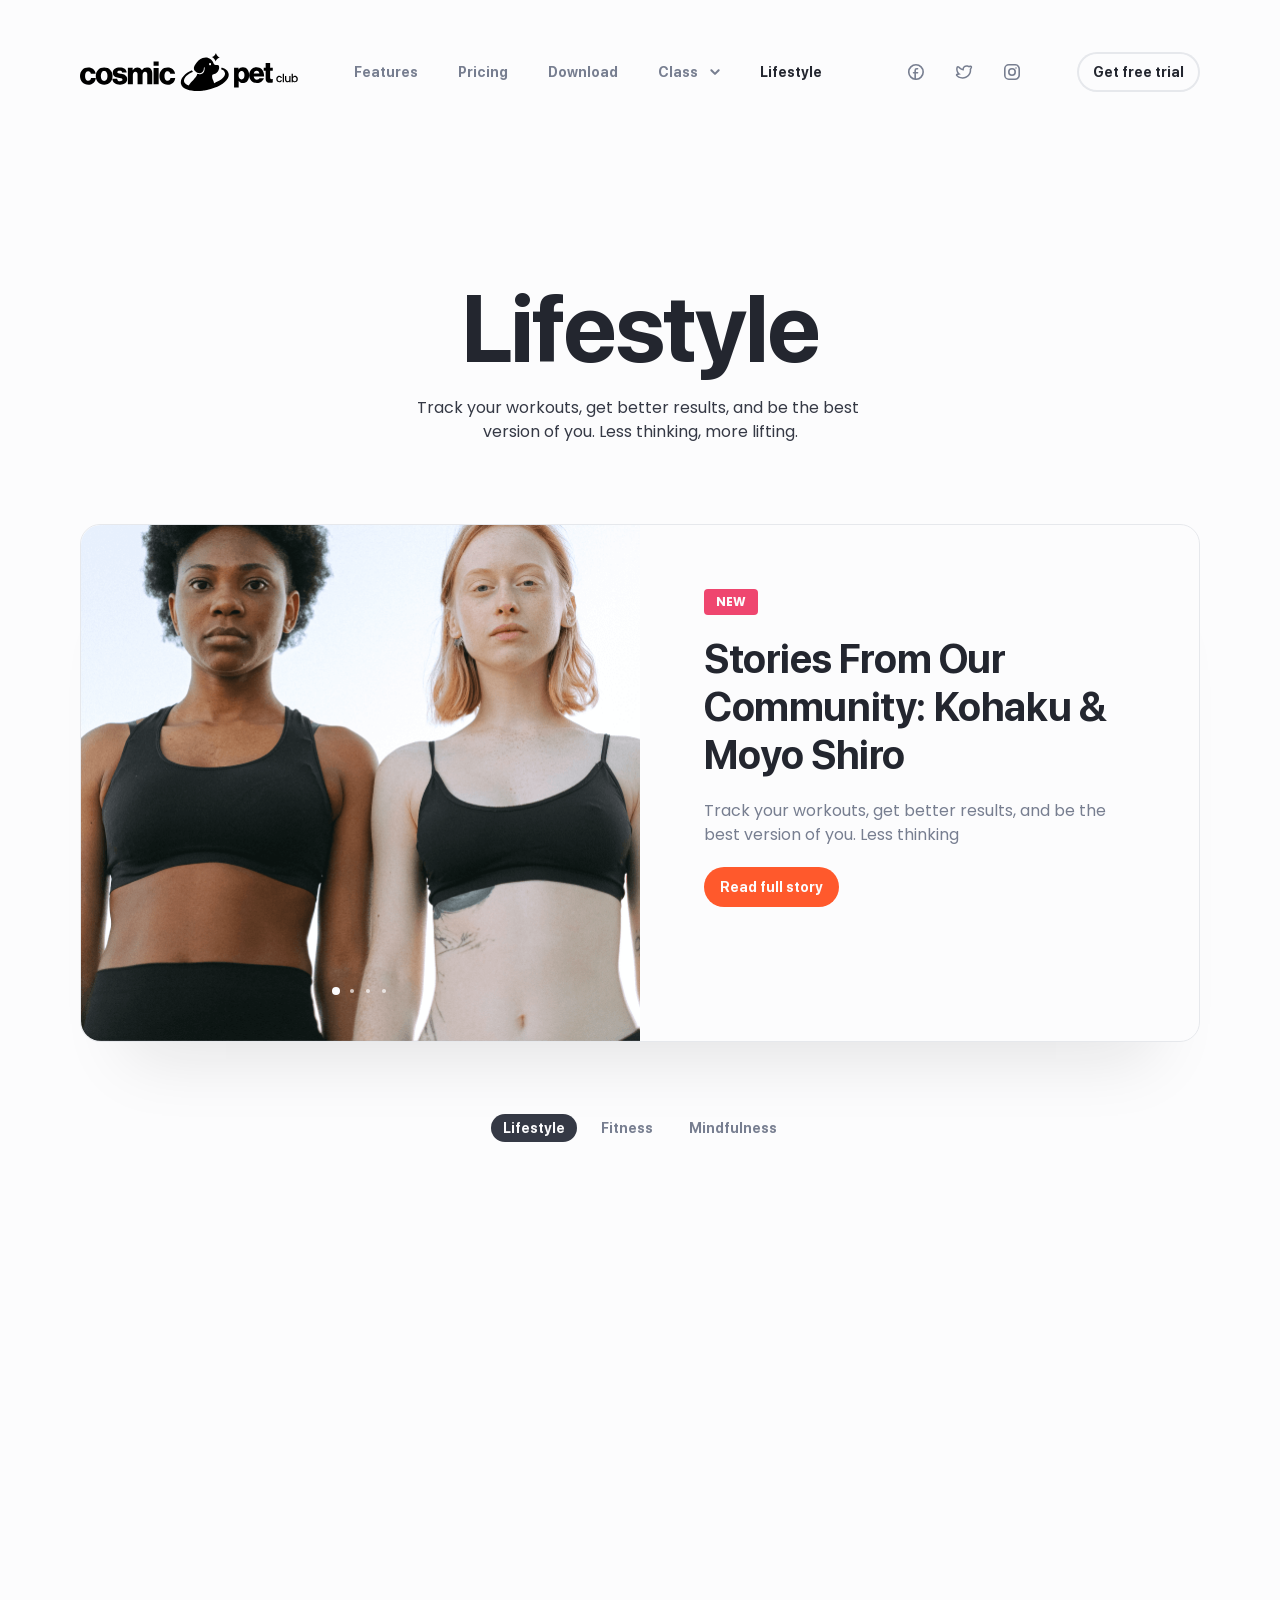
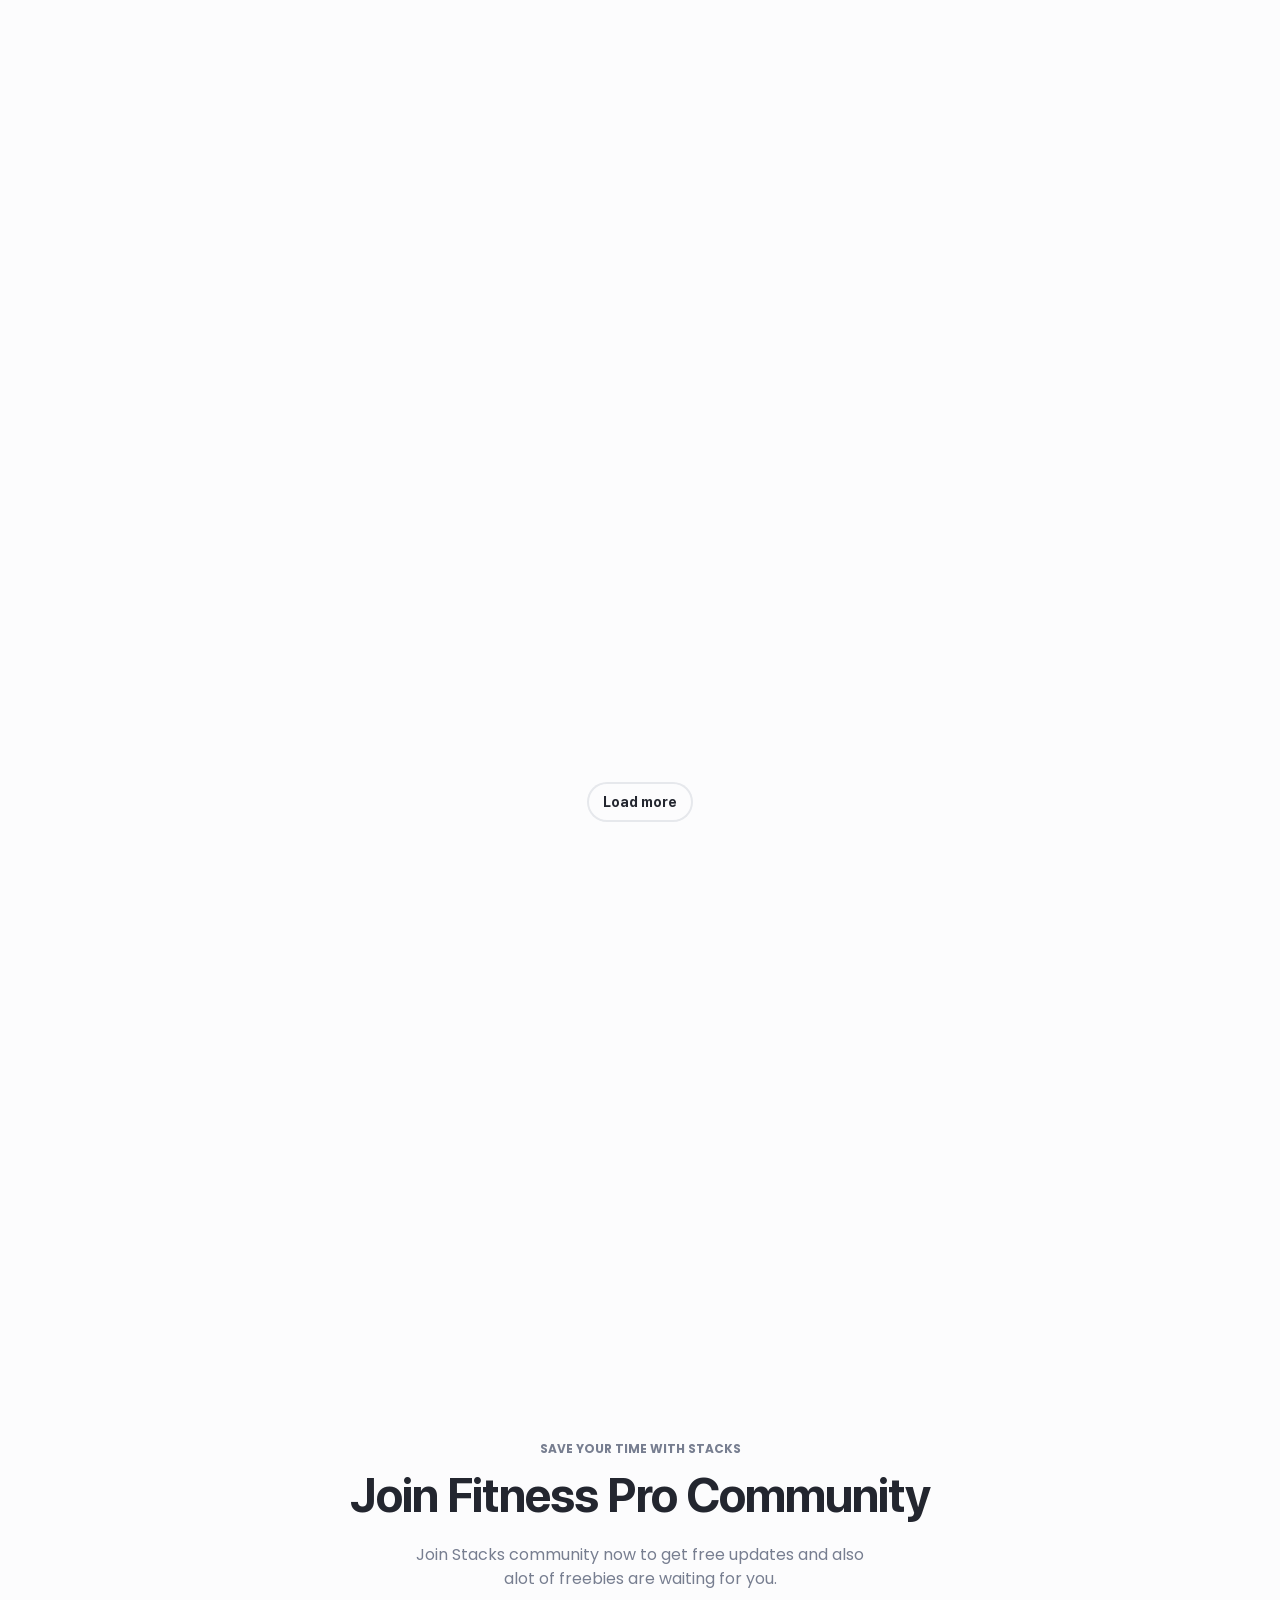
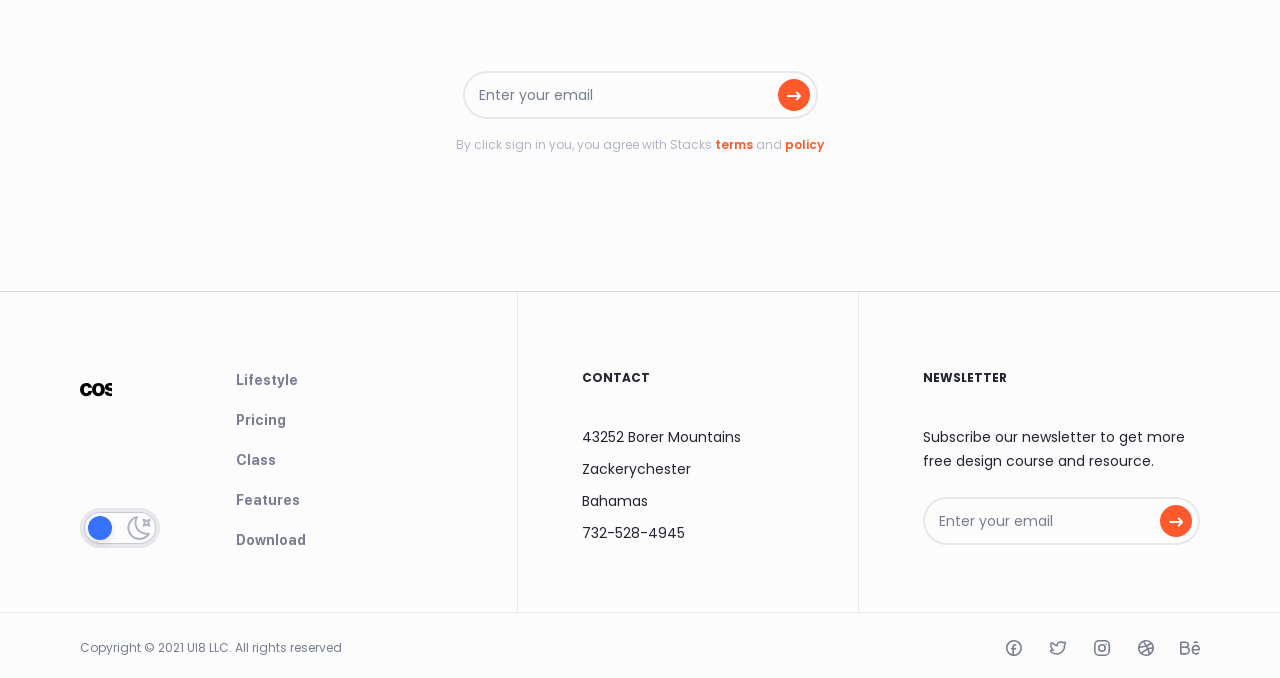
<file: lifestyle.html>
<!DOCTYPE html>
<html lang="en">
  <head>
    <meta charset="utf-8">
    <title>Lifestyle</title>
    <meta http-equiv="X-UA-Compatible" content="IE=Edge">
    <meta name="viewport" content="width=device-width, initial-scale=1, maximum-scale=1.0, user-scalable=no">
    <meta name="format-detection" content="telephone=no">
    <link rel="apple-touch-icon" sizes="180x180" href="img/apple-touch-icon.png">
    <link rel="icon" type="image/png" sizes="32x32" href="img/favicon-32x32.png">
    <link rel="icon" type="image/png" sizes="16x16" href="img/favicon-16x16.png">
    <link rel="manifest" href="img/site.webmanifest">
    <link rel="mask-icon" href="img/safari-pinned-tab.svg" color="#5bbad5">
    <meta name="msapplication-TileColor" content="#da532c">
    <meta name="theme-color" content="#ffffff">
    <meta name="description" content="Premium Web UI Kit for Fitness Experience">
    <meta name="twitter:card" content="summary">
    <meta name="twitter:site" content="@ui8">
    <meta name="twitter:title" content="Fitness Pro: Website UI Kit">
    <meta name="twitter:description" content="Premium Web UI Kit for Fitness Experience">
    <meta name="twitter:creator" content="@ui8">
    <meta name="twitter:image" content="https://ui8-stacks-fitness-html.herokuapp.com/img/twitter-card.png">
    <meta property="og:title" content="Fitness Pro: Website UI Kit">
    <meta property="og:type" content="Article">
    <meta property="og:url" content="https://ui8.net/ui8/products/fitness-pro-website-ui-kit">
    <meta property="og:image" content="https://ui8-stacks-fitness-html.herokuapp.com/img/fb-og-image.png">
    <meta property="og:description" content="Premium Web UI Kit for Fitness Experience">
    <meta property="og:site_name" content="Fitness Pro: Website UI Kit">
    <meta property="fb:admins" content="132951670226590">
    <link rel="preconnect" href="https://fonts.gstatic.com">
    <link href="https://fonts.googleapis.com/css2?family=Poppins:wght@400;500;600;700&amp;display=swap" rel="stylesheet">
    <link rel="stylesheet" media="all" href="css/app.min.css">
    <script>
      var viewportmeta = document.querySelector('meta[name="viewport"]');
      if (viewportmeta) {
        if (screen.width < 375) {
          var newScale = screen.width / 375;
          viewportmeta.content = 'width=375, minimum-scale=' + newScale + ', maximum-scale=1.0, user-scalable=no, initial-scale=' + newScale + '';
        } else {
          viewportmeta.content = 'width=device-width, maximum-scale=1.0, initial-scale=1.0';
        }
      }
    </script>
  </head>
  <body>
    <script>
      console.log(localStorage.getItem('darkMode'));
      if (localStorage.getItem('darkMode') === "on") {
        document.body.classList.add("dark");
        document.addEventListener("DOMContentLoaded", function() {
          document.querySelector('.js-theme input').checked = true;
        });
      }
    </script>
    <!-- outer-->
    <div class="outer">
      <!-- header-->
      <header class="header js-header">
        <div class="header__center center"><a class="header__logo" href="index.html"><img class="some-icon" src="img/logo-dark.svg" alt="Fitness Pro"><img class="some-icon-dark" src="img/logo-light.svg" alt="Fitness Pro"></a>
          <div class="header__wrap js-header-wrap">
            <nav class="header__nav"><a class="header__link" href="features.html">Features</a><a class="header__link" href="pricing.html">Pricing</a><a class="header__link" href="download.html">Download</a>
              <div class="header__dropdown js-header-dropdown">
                <div class="header__head js-header-head">Class
                  <svg class="icon icon-arrow-bottom">
                    <use xlink:href="#icon-arrow-bottom"></use>
                  </svg>
                </div>
                <div class="header__body js-header-body">
                  <div class="header__inner">
                    <div class="header__row">
                      <div class="header__col"><a class="header__direction" href="#">
                          <div class="header__info">Find a class to achieve your goals 🔥</div>
                          <div class="header__preview"><img srcSet="img/content/ball@2x.png 2x" src="img/content/ball.png" alt="Ball"></div></a>
                        <div class="header__menu"><a class="header__box" href="class01.html">
                            <div class="header__icon"><img src="img/menu-video.svg" alt="Video"></div>
                            <div class="header__text">Program Videos</div></a><a class="header__box" href="class02.html">
                            <div class="header__icon"><img src="img/menu-class.svg" alt="Class"></div>
                            <div class="header__text">Premium Class</div></a></div>
                      </div>
                      <div class="header__col">
                        <div class="header__line">
                          <div class="header__cell"><a class="header__card" href="class01-details.html">
                              <div class="header__photo"><img srcSet="img/content/header-pic-1@2x.png 2x" src="img/content/header-pic-1.png" alt="Header content">
                                <div class="status-black header__category">featured class</div>
                              </div>
                              <div class="header__top">
                                <div class="header__user">
                                  <div class="header__avatar"><img src="img/content/avatar-1.png" alt="Avatar"></div>
                                  <div class="header__details">
                                    <div class="header__title">Sweet and Tone</div>
                                    <div class="header__trainer">Zack Beier</div>
                                  </div>
                                </div>
                                <div class="status-stroke-green header__level">beginner</div>
                              </div>
                              <div class="header__content">Sweet and Tone is a seven-day bodyweight training program designed to boost your strength and endurance over the course of a week.</div></a></div>
                          <div class="header__cell"><a class="header__item" href="class01-details.html">
                              <div class="header__photo"><img srcSet="img/content/header-pic-2@2x.png 2x" src="img/content/header-pic-2.png" alt="Header content"></div>
                              <div class="header__description">
                                <div class="status-green header__category">yoga</div>
                                <div class="header__user">
                                  <div class="header__avatar"><img src="img/content/avatar-2.png" alt="Avatar"></div>
                                  <div class="header__details">
                                    <div class="header__title">Sweet and Tone</div>
                                    <div class="header__trainer">Zack Beier</div>
                                  </div>
                                </div>
                              </div></a><a class="header__item" href="class01-details.html">
                              <div class="header__photo"><img srcSet="img/content/header-pic-3@2x.png 2x" src="img/content/header-pic-3.png" alt="Header content"></div>
                              <div class="header__description">
                                <div class="status-purple header__category">mindfulness</div>
                                <div class="header__user">
                                  <div class="header__avatar"><img src="img/content/avatar-3.png" alt="Avatar"></div>
                                  <div class="header__details">
                                    <div class="header__title">Sweet and Tone</div>
                                    <div class="header__trainer">Zack Beier</div>
                                  </div>
                                </div>
                              </div></a><a class="header__item" href="class01-details.html">
                              <div class="header__photo"><img srcSet="img/content/header-pic-4@2x.png 2x" src="img/content/header-pic-4.png" alt="Header content"></div>
                              <div class="header__description">
                                <div class="status-red header__category">fitness</div>
                                <div class="header__user">
                                  <div class="header__avatar"><img src="img/content/avatar-4.png" alt="Avatar"></div>
                                  <div class="header__details">
                                    <div class="header__title">Sweet and Tone</div>
                                    <div class="header__trainer">Zack Beier</div>
                                  </div>
                                </div>
                              </div></a></div>
                        </div>
                      </div>
                    </div>
                    <div class="header__foot">
                      <div class="header__stage">Pro Trainers</div>
                      <div class="header__list">
                        <div class="header__user">
                          <div class="header__avatar"><img src="img/content/avatar-1.png" alt="Avatar"></div>
                          <div class="header__details">
                            <div class="header__title">Boyd Reinger</div>
                            <div class="header__trainer">Personal trainer</div>
                          </div>
                        </div>
                        <div class="header__user">
                          <div class="header__avatar"><img src="img/content/avatar-2.png" alt="Avatar"></div>
                          <div class="header__details">
                            <div class="header__title">Randal Jacobson</div>
                            <div class="header__trainer">Personal trainer</div>
                          </div>
                        </div>
                        <div class="header__user">
                          <div class="header__avatar"><img src="img/content/avatar-3.png" alt="Avatar"></div>
                          <div class="header__details">
                            <div class="header__title">Dwight Schamberger</div>
                            <div class="header__trainer">Personal trainer</div>
                          </div>
                        </div>
                        <div class="header__user">
                          <div class="header__avatar"><img src="img/content/avatar-4.png" alt="Avatar"></div>
                          <div class="header__details">
                            <div class="header__title">Omari Gulgowski</div>
                            <div class="header__trainer">Personal trainer</div>
                          </div>
                        </div>
                      </div>
                    </div>
                  </div>
                </div>
              </div><a class="header__link active" href="lifestyle.html">Lifestyle</a>
            </nav>
            <div class="header__group">
              <div class="header__contacts">
                <div class="header__element">
                  <div class="header__subtitle">Montanachester</div>
                  <div class="header__text">06787 Block Estates</div>
                </div>
                <div class="header__element">
                  <div class="header__subtitle">Lake Gene</div>
                  <div class="header__text">167 Emard River</div>
                </div>
                <div class="header__element">
                  <div class="header__subtitle">North Hassiefort</div>
                  <div class="header__text">032 Leonora Spurs</div>
                </div>
              </div>
              <div class="header__socials"><a class="header__social" href="https://www.facebook.com/ui8.net/" target="_blank">
                  <svg class="icon icon-facebook">
                    <use xlink:href="#icon-facebook"></use>
                  </svg></a><a class="header__social" href="https://twitter.com/ui8" target="_blank">
                  <svg class="icon icon-twitter">
                    <use xlink:href="#icon-twitter"></use>
                  </svg></a><a class="header__social" href="https://www.instagram.com/ui8net/" target="_blank">
                  <svg class="icon icon-instagram">
                    <use xlink:href="#icon-instagram"></use>
                  </svg></a></div>
              <button class="button-stroke button-small header__button">Get free trial</button>
            </div>
          </div>
          <button class="button-stroke button-small header__button">Get free trial</button>
          <button class="header__burger js-header-burger"></button>
        </div>
      </header>
      <!-- container-->
      <div class="outer__content">
        <div class="section post">
          <div class="post__center center">
            <h1 class="post__title hero">Lifestyle</h1>
            <div class="post__info">Track your workouts, get better results, and be the best version of you. Less thinking, more lifting.</div>
            <div class="history">
              <div class="history__wrap">
                <div class="history__slider js-slider-history">
                  <div class="history__slide">
                    <div class="history__item">
                      <div class="history__preview" style="background-image: url('img/content/history-pic.png');"></div>
                      <div class="history__details">
                        <div class="status-pink history__status">new</div>
                        <div class="history__title">Stories From Our Community: Kohaku & Moyo Shiro</div>
                        <div class="history__content">Track your workouts, get better results, and be the best version of you. Less thinking</div><a class="button-small history__button" href="article.html">Read full story</a>
                      </div>
                    </div>
                  </div>
                  <div class="history__slide">
                    <div class="history__item">
                      <div class="history__preview" style="background-image: url('img/content/history-pic.png');"></div>
                      <div class="history__details">
                        <div class="status-green history__status">yoga</div>
                        <div class="history__title">Stories From Our Community: Kohaku & Moyo Shiro</div>
                        <div class="history__content">Track your workouts, get better results, and be the best version of you. Less thinking</div><a class="button-small history__button" href="article.html">Read full story</a>
                      </div>
                    </div>
                  </div>
                  <div class="history__slide">
                    <div class="history__item">
                      <div class="history__preview" style="background-image: url('img/content/history-pic.png');"></div>
                      <div class="history__details">
                        <div class="status-pink history__status">new</div>
                        <div class="history__title">Stories From Our Community: Kohaku & Moyo Shiro</div>
                        <div class="history__content">Track your workouts, get better results, and be the best version of you. Less thinking</div><a class="button-small history__button" href="article.html">Read full story</a>
                      </div>
                    </div>
                  </div>
                  <div class="history__slide">
                    <div class="history__item">
                      <div class="history__preview" style="background-image: url('img/content/history-pic.png');"></div>
                      <div class="history__details">
                        <div class="status-green history__status">yoga</div>
                        <div class="history__title">Stories From Our Community: Kohaku & Moyo Shiro</div>
                        <div class="history__content">Track your workouts, get better results, and be the best version of you. Less thinking</div><a class="button-small history__button" href="article.html">Read full story</a>
                      </div>
                    </div>
                  </div>
                </div>
              </div>
            </div>
            <div class="post__tabs js-tabs">
              <div class="post__nav"><a class="post__link js-tabs-link active" href="#">Lifestyle</a><a class="post__link js-tabs-link" href="#">Fitness</a><a class="post__link js-tabs-link" href="#">Mindfulness</a></div>
              <div class="post__container">
                <div class="post__box js-tabs-item">
                  <div class="post__list"><a class="post__item" href="article.html" data-aos="animation-opacity">
                                          <div class="post__preview"><img srcSet="img/content/lifestyle-photo-1@2x.png 2x" src="img/content/lifestyle-photo-1.png" alt="fitness"></div>
                                          <div class="status-red post__status">fitness</div>
                                          <div class="post__subtitle">7 Impossibly Hard Yoga Moves to Master</div>
                                          <div class="post__foot">
                                            <div class="post__user">
                                              <div class="post__avatar"><img src="img/content/avatar-5.png" alt="Avatar"></div>
                                              <div class="post__author">Porter Daniel</div>
                                            </div>
                                            <div class="post__date">Feb 03, 2021</div>
                                          </div></a><a class="post__item" href="article.html" data-aos="animation-opacity">
                                          <div class="post__preview"><img srcSet="img/content/lifestyle-photo-2@2x.png 2x" src="img/content/lifestyle-photo-2.png" alt="yoga"></div>
                                          <div class="status-green post__status">yoga</div>
                                          <div class="post__subtitle">Keep It Chill: How To Do a Water Salutation</div>
                                          <div class="post__foot">
                                            <div class="post__user">
                                              <div class="post__avatar"><img src="img/content/avatar-2.png" alt="Avatar"></div>
                                              <div class="post__author">Clemens Reilly</div>
                                            </div>
                                            <div class="post__date">Feb 03, 2021</div>
                                          </div></a><a class="post__item" href="article.html" data-aos="animation-opacity">
                                          <div class="post__preview"><img srcSet="img/content/lifestyle-photo-3@2x.png 2x" src="img/content/lifestyle-photo-3.png" alt="new"></div>
                                          <div class="status-pink post__status">new</div>
                                          <div class="post__subtitle">Keep It Chill: How To Do a Water Salutation</div>
                                          <div class="post__foot">
                                            <div class="post__user">
                                              <div class="post__avatar"><img src="img/content/avatar-3.png" alt="Avatar"></div>
                                              <div class="post__author">Lorine Parker</div>
                                            </div>
                                            <div class="post__date">Feb 03, 2021</div>
                                          </div></a><a class="post__item" href="article.html" data-aos="animation-opacity">
                                          <div class="post__preview"><img srcSet="img/content/lifestyle-photo-4@2x.png 2x" src="img/content/lifestyle-photo-4.png" alt="featured"></div>
                                          <div class="status-black post__status">featured</div>
                                          <div class="post__subtitle">7 Impossibly Hard Yoga Moves to Master</div>
                                          <div class="post__foot">
                                            <div class="post__user">
                                              <div class="post__avatar"><img src="img/content/avatar-1.png" alt="Avatar"></div>
                                              <div class="post__author">Felipa Kub</div>
                                            </div>
                                            <div class="post__date">Feb 03, 2021</div>
                                          </div></a><a class="post__item" href="article.html" data-aos="animation-opacity">
                                          <div class="post__preview"><img srcSet="img/content/lifestyle-photo-5@2x.png 2x" src="img/content/lifestyle-photo-5.png" alt="fitness"></div>
                                          <div class="status-red post__status">fitness</div>
                                          <div class="post__subtitle">Fun Pose Friday: Half Camel With Raised Toe Pose</div>
                                          <div class="post__foot">
                                            <div class="post__user">
                                              <div class="post__avatar"><img src="img/content/avatar-4.png" alt="Avatar"></div>
                                              <div class="post__author">Porter Daniel</div>
                                            </div>
                                            <div class="post__date">Feb 03, 2021</div>
                                          </div></a><a class="post__item" href="article.html" data-aos="animation-opacity">
                                          <div class="post__preview"><img srcSet="img/content/lifestyle-photo-6@2x.png 2x" src="img/content/lifestyle-photo-6.png" alt="fitness"></div>
                                          <div class="status-green post__status">fitness</div>
                                          <div class="post__subtitle">7 Impossibly Hard Yoga Moves to Master</div>
                                          <div class="post__foot">
                                            <div class="post__user">
                                              <div class="post__avatar"><img src="img/content/avatar-2.png" alt="Avatar"></div>
                                              <div class="post__author">Clemens Reilly</div>
                                            </div>
                                            <div class="post__date">Feb 03, 2021</div>
                                          </div></a>
                  </div>
                  <div class="post__btns">
                    <button class="button-stroke button-small post__button">Load more</button>
                  </div>
                </div>
                <div class="post__box js-tabs-item">
                  <div class="post__list"><a class="post__item" href="article.html" data-aos="animation-opacity">
                                          <div class="post__preview"><img srcSet="img/content/lifestyle-photo-2@2x.png 2x" src="img/content/lifestyle-photo-2.png" alt="yoga"></div>
                                          <div class="status-green post__status">yoga</div>
                                          <div class="post__subtitle">Keep It Chill: How To Do a Water Salutation</div>
                                          <div class="post__foot">
                                            <div class="post__user">
                                              <div class="post__avatar"><img src="img/content/avatar-2.png" alt="Avatar"></div>
                                              <div class="post__author">Clemens Reilly</div>
                                            </div>
                                            <div class="post__date">Feb 03, 2021</div>
                                          </div></a><a class="post__item" href="article.html" data-aos="animation-opacity">
                                          <div class="post__preview"><img srcSet="img/content/lifestyle-photo-3@2x.png 2x" src="img/content/lifestyle-photo-3.png" alt="new"></div>
                                          <div class="status-pink post__status">new</div>
                                          <div class="post__subtitle">Keep It Chill: How To Do a Water Salutation</div>
                                          <div class="post__foot">
                                            <div class="post__user">
                                              <div class="post__avatar"><img src="img/content/avatar-3.png" alt="Avatar"></div>
                                              <div class="post__author">Lorine Parker</div>
                                            </div>
                                            <div class="post__date">Feb 03, 2021</div>
                                          </div></a><a class="post__item" href="article.html" data-aos="animation-opacity">
                                          <div class="post__preview"><img srcSet="img/content/lifestyle-photo-4@2x.png 2x" src="img/content/lifestyle-photo-4.png" alt="featured"></div>
                                          <div class="status-black post__status">featured</div>
                                          <div class="post__subtitle">7 Impossibly Hard Yoga Moves to Master</div>
                                          <div class="post__foot">
                                            <div class="post__user">
                                              <div class="post__avatar"><img src="img/content/avatar-1.png" alt="Avatar"></div>
                                              <div class="post__author">Felipa Kub</div>
                                            </div>
                                            <div class="post__date">Feb 03, 2021</div>
                                          </div></a><a class="post__item" href="article.html" data-aos="animation-opacity">
                                          <div class="post__preview"><img srcSet="img/content/lifestyle-photo-5@2x.png 2x" src="img/content/lifestyle-photo-5.png" alt="fitness"></div>
                                          <div class="status-red post__status">fitness</div>
                                          <div class="post__subtitle">Fun Pose Friday: Half Camel With Raised Toe Pose</div>
                                          <div class="post__foot">
                                            <div class="post__user">
                                              <div class="post__avatar"><img src="img/content/avatar-4.png" alt="Avatar"></div>
                                              <div class="post__author">Porter Daniel</div>
                                            </div>
                                            <div class="post__date">Feb 03, 2021</div>
                                          </div></a><a class="post__item" href="article.html" data-aos="animation-opacity">
                                          <div class="post__preview"><img srcSet="img/content/lifestyle-photo-6@2x.png 2x" src="img/content/lifestyle-photo-6.png" alt="fitness"></div>
                                          <div class="status-green post__status">fitness</div>
                                          <div class="post__subtitle">7 Impossibly Hard Yoga Moves to Master</div>
                                          <div class="post__foot">
                                            <div class="post__user">
                                              <div class="post__avatar"><img src="img/content/avatar-2.png" alt="Avatar"></div>
                                              <div class="post__author">Clemens Reilly</div>
                                            </div>
                                            <div class="post__date">Feb 03, 2021</div>
                                          </div></a>
                  </div>
                  <div class="post__btns">
                    <button class="button-stroke button-small post__button">Load more</button>
                  </div>
                </div>
                <div class="post__box js-tabs-item">
                  <div class="post__list"><a class="post__item" href="article.html" data-aos="animation-opacity">
                                          <div class="post__preview"><img srcSet="img/content/lifestyle-photo-4@2x.png 2x" src="img/content/lifestyle-photo-4.png" alt="featured"></div>
                                          <div class="status-black post__status">featured</div>
                                          <div class="post__subtitle">7 Impossibly Hard Yoga Moves to Master</div>
                                          <div class="post__foot">
                                            <div class="post__user">
                                              <div class="post__avatar"><img src="img/content/avatar-1.png" alt="Avatar"></div>
                                              <div class="post__author">Felipa Kub</div>
                                            </div>
                                            <div class="post__date">Feb 03, 2021</div>
                                          </div></a><a class="post__item" href="article.html" data-aos="animation-opacity">
                                          <div class="post__preview"><img srcSet="img/content/lifestyle-photo-5@2x.png 2x" src="img/content/lifestyle-photo-5.png" alt="fitness"></div>
                                          <div class="status-red post__status">fitness</div>
                                          <div class="post__subtitle">Fun Pose Friday: Half Camel With Raised Toe Pose</div>
                                          <div class="post__foot">
                                            <div class="post__user">
                                              <div class="post__avatar"><img src="img/content/avatar-4.png" alt="Avatar"></div>
                                              <div class="post__author">Porter Daniel</div>
                                            </div>
                                            <div class="post__date">Feb 03, 2021</div>
                                          </div></a><a class="post__item" href="article.html" data-aos="animation-opacity">
                                          <div class="post__preview"><img srcSet="img/content/lifestyle-photo-2@2x.png 2x" src="img/content/lifestyle-photo-2.png" alt="yoga"></div>
                                          <div class="status-green post__status">yoga</div>
                                          <div class="post__subtitle">Keep It Chill: How To Do a Water Salutation</div>
                                          <div class="post__foot">
                                            <div class="post__user">
                                              <div class="post__avatar"><img src="img/content/avatar-2.png" alt="Avatar"></div>
                                              <div class="post__author">Clemens Reilly</div>
                                            </div>
                                            <div class="post__date">Feb 03, 2021</div>
                                          </div></a><a class="post__item" href="article.html" data-aos="animation-opacity">
                                          <div class="post__preview"><img srcSet="img/content/lifestyle-photo-3@2x.png 2x" src="img/content/lifestyle-photo-3.png" alt="new"></div>
                                          <div class="status-pink post__status">new</div>
                                          <div class="post__subtitle">Keep It Chill: How To Do a Water Salutation</div>
                                          <div class="post__foot">
                                            <div class="post__user">
                                              <div class="post__avatar"><img src="img/content/avatar-3.png" alt="Avatar"></div>
                                              <div class="post__author">Lorine Parker</div>
                                            </div>
                                            <div class="post__date">Feb 03, 2021</div>
                                          </div></a><a class="post__item" href="article.html" data-aos="animation-opacity">
                                          <div class="post__preview"><img srcSet="img/content/lifestyle-photo-4@2x.png 2x" src="img/content/lifestyle-photo-4.png" alt="featured"></div>
                                          <div class="status-black post__status">featured</div>
                                          <div class="post__subtitle">7 Impossibly Hard Yoga Moves to Master</div>
                                          <div class="post__foot">
                                            <div class="post__user">
                                              <div class="post__avatar"><img src="img/content/avatar-1.png" alt="Avatar"></div>
                                              <div class="post__author">Felipa Kub</div>
                                            </div>
                                            <div class="post__date">Feb 03, 2021</div>
                                          </div></a><a class="post__item" href="article.html" data-aos="animation-opacity">
                                          <div class="post__preview"><img srcSet="img/content/lifestyle-photo-5@2x.png 2x" src="img/content/lifestyle-photo-5.png" alt="fitness"></div>
                                          <div class="status-red post__status">fitness</div>
                                          <div class="post__subtitle">Fun Pose Friday: Half Camel With Raised Toe Pose</div>
                                          <div class="post__foot">
                                            <div class="post__user">
                                              <div class="post__avatar"><img src="img/content/avatar-4.png" alt="Avatar"></div>
                                              <div class="post__author">Porter Daniel</div>
                                            </div>
                                            <div class="post__date">Feb 03, 2021</div>
                                          </div></a><a class="post__item" href="article.html" data-aos="animation-opacity">
                                          <div class="post__preview"><img srcSet="img/content/lifestyle-photo-6@2x.png 2x" src="img/content/lifestyle-photo-6.png" alt="fitness"></div>
                                          <div class="status-green post__status">fitness</div>
                                          <div class="post__subtitle">7 Impossibly Hard Yoga Moves to Master</div>
                                          <div class="post__foot">
                                            <div class="post__user">
                                              <div class="post__avatar"><img src="img/content/avatar-2.png" alt="Avatar"></div>
                                              <div class="post__author">Clemens Reilly</div>
                                            </div>
                                            <div class="post__date">Feb 03, 2021</div>
                                          </div></a>
                  </div>
                  <div class="post__btns">
                    <button class="button-stroke button-small post__button">Load more</button>
                  </div>
                </div>
              </div>
            </div>
          </div>
        </div>
        <div class="section-pb community">
          <div class="community__center center">
            <div class="community__preview" data-aos="animation-translate-up"><img class="some-icon" srcSet="img/content/dumbbell@2x.png 2x" src="img/content/dumbbell.png" alt="Dumbbell"><img class="some-icon-dark" srcSet="img/content/dumbbell-dark@2x.png 2x" src="img/content/dumbbell-dark.png" alt="Dumbbell"></div>
            <div class="stage-small">Save your time with Stacks</div>
            <h2 class="community__title h2">Join Fitness Pro Community</h2>
            <div class="community__text">Join Stacks community now to get free updates and also alot of freebies are waiting for you.</div>
            <form class="subscription">
              <input class="subscription__input" type="email" placeholder="Enter your email" required="required"/>
              <button class="subscription__btn">
                <svg class="icon icon-arrow-right">
                  <use xlink:href="#icon-arrow-right"></use>
                </svg>
              </button>
            </form>
            <div class="community__note">By click sign in you, you agree with Stacks <a href="#">terms</a> and <a href="#">policy</a></div>
          </div>
        </div>
      </div>
      <!-- footer-->
      <footer class="footer">
        <div class="footer__body">
          <div class="footer__center center">
            <div class="footer__col">
              <div class="footer__box"><a class="footer__logo" href="index.html"><img class="some-icon" src="img/logo-dark.svg" alt="Fitness Pro"><img class="some-icon-dark" src="img/logo-light.svg" alt="Fitness Pro"></a>
                <label class="theme js-theme">
                  <input class="theme__input" type="checkbox"/><span class="theme__inner"><span class="theme__box"></span><span class="theme__icon">
                      <svg class="icon icon-moon">
                        <use xlink:href="#icon-moon"></use>
                      </svg>
                      <svg class="icon icon-sun">
                        <use xlink:href="#icon-sun"></use>
                      </svg></span></span>
                </label>
              </div>
              <div class="footer__item">
                <div class="footer__category">footer nav
                  <svg class="icon icon-arrow-bottom">
                    <use xlink:href="#icon-arrow-bottom"></use>
                  </svg>
                </div>
                <div class="footer__menu"><a class="footer__link" href="lifestyle.html">Lifestyle</a><a class="footer__link" href="pricing.html">Pricing</a><a class="footer__link" href="class01.html">Class</a><a class="footer__link" href="features.html">Features</a><a class="footer__link" href="download.html">Download</a></div>
              </div>
            </div>
            <div class="footer__col">
              <div class="footer__category">contact</div>
              <div class="footer__info">
                <p>43252 Borer Mountains</p>
                <p>Zackerychester</p>
                <p>Bahamas</p>
                <p>732-528-4945</p>
              </div>
            </div>
            <div class="footer__col">
              <div class="footer__category">newsletter</div>
              <div class="footer__info">Subscribe our newsletter to get more free design course and resource.</div>
              <form class="subscription">
                <input class="subscription__input" type="email" placeholder="Enter your email" required="required"/>
                <button class="subscription__btn">
                  <svg class="icon icon-arrow-right">
                    <use xlink:href="#icon-arrow-right"></use>
                  </svg>
                </button>
              </form>
            </div>
          </div>
        </div>
        <div class="footer__bottom">
          <div class="footer__center center">
            <div class="footer__copyright">Copyright © 2021 UI8 LLC. All rights reserved</div>
            <div class="footer__socials"><a class="footer__social" href="https://www.facebook.com/ui8.net/" target="_blank">
                <svg class="icon icon-facebook">
                  <use xlink:href="#icon-facebook"></use>
                </svg></a><a class="footer__social" href="https://twitter.com/ui8" target="_blank">
                <svg class="icon icon-twitter">
                  <use xlink:href="#icon-twitter"></use>
                </svg></a><a class="footer__social" href="https://www.instagram.com/ui8net/" target="_blank">
                <svg class="icon icon-instagram">
                  <use xlink:href="#icon-instagram"></use>
                </svg></a><a class="footer__social" href="https://dribbble.com/ui8" target="_blank">
                <svg class="icon icon-dribbble">
                  <use xlink:href="#icon-dribbble"></use>
                </svg></a><a class="footer__social" href="https://www.behance.net/ui8" target="_blank">
                <svg class="icon icon-behance">
                  <use xlink:href="#icon-behance"></use>
                </svg></a></div>
          </div>
        </div>
      </footer>
    </div>
    <!-- scripts-->
    <script src="js/lib/jquery.min.js"></script>
    <script src="js/lib/slick.min.js"></script>
    <script src="js/lib/jquery.nice-select.min.js"></script>
    <script src="js/lib/jquery.magnific-popup.min.js"></script>
    <script src="js/lib/aos.js"></script>
    <script src="js/app.js"></script>
    <!-- svg sprite-->
    <div style="display: none"><svg width="0" height="0">
<symbol xmlns="http://www.w3.org/2000/svg" viewBox="0 0 16 16" id="icon-arrow-right">
<path d="M10.39 3.153c.464-.428 1.187-.399 1.615.065l3.692 4c.404.438.404 1.113 0 1.55l-3.692 4c-.428.464-1.151.493-1.615.065s-.493-1.151-.065-1.615l1.922-2.082H1.143C.512 9.136 0 8.624 0 7.993S.512 6.85 1.143 6.85h11.104l-1.922-2.082c-.428-.464-.399-1.187.065-1.615z"></path>
</symbol>
<symbol xmlns="http://www.w3.org/2000/svg" viewBox="0 0 16 16" id="icon-arrow-bottom">
<path d="M15.039 3.961c-.653-.653-1.713-.653-2.366 0L8 8.634 3.327 3.961c-.653-.653-1.713-.653-2.366 0s-.653 1.713 0 2.366l5.856 5.856c.653.653 1.713.653 2.366 0l5.856-5.856c.653-.653.653-1.713 0-2.366z"></path>
</symbol>
<symbol xmlns="http://www.w3.org/2000/svg" viewBox="0 0 16 16" id="icon-arrow-right-empty">
<path d="M5.551 15.665l-.1.089c-.449.355-1.102.326-1.517-.089-.446-.446-.446-1.17 0-1.616h0l6.048-6.05-6.048-6.048-.089-.1C3.491 1.403 3.52.749 3.935.335c.446-.446 1.17-.446 1.616 0h0l6.857 6.857.089.1c.355.449.326 1.102-.089 1.517h0l-6.857 6.857z"></path>
</symbol>
<symbol xmlns="http://www.w3.org/2000/svg" viewBox="0 0 16 16" id="icon-arrow-down">
<path d="M12.833 10.39c.428.464.399 1.187-.065 1.615l-4 3.692c-.438.404-1.113.404-1.55 0l-4-3.692c-.464-.428-.493-1.151-.065-1.615s1.151-.493 1.615-.065l2.082 1.922V1.143C6.85.512 7.362 0 7.993 0s1.143.512 1.143 1.143v11.104l2.082-1.922c.464-.428 1.187-.399 1.615.065z"></path>
</symbol>
<symbol xmlns="http://www.w3.org/2000/svg" viewBox="0 0 16 16" id="icon-arrow-prev">
<path d="M5.61 13.697c-.464.428-1.187.399-1.615-.065l-3.692-4c-.404-.438-.404-1.113 0-1.55l3.692-4c.428-.464 1.151-.493 1.615-.065s.493 1.151.065 1.615L3.753 7.714h11.104c.631 0 1.143.512 1.143 1.143S15.488 10 14.857 10H3.753l1.922 2.082c.428.464.399 1.187-.065 1.615z"></path>
</symbol>
<symbol xmlns="http://www.w3.org/2000/svg" viewBox="0 0 16 16" id="icon-arrow-next">
<path d="M10.39 3.303c.464-.428 1.187-.399 1.615.065l3.692 4c.404.438.404 1.113 0 1.55l-3.692 4c-.428.464-1.151.493-1.615.065s-.493-1.151-.065-1.615l1.922-2.082H1.143C.512 9.286 0 8.774 0 8.143S.512 7 1.143 7h11.104l-1.922-2.082c-.428-.464-.399-1.187.065-1.615z"></path>
</symbol>
<symbol xmlns="http://www.w3.org/2000/svg" viewBox="0 0 16 16" id="icon-instagram">
<path d="M11.2 0A4.8 4.8 0 0 1 16 4.8h0v6.4a4.8 4.8 0 0 1-4.8 4.8h0-6.4A4.8 4.8 0 0 1 0 11.2h0V4.8A4.8 4.8 0 0 1 4.8 0h0zm0 1.6H4.8a3.2 3.2 0 0 0-3.2 3.2v6.4a3.2 3.2 0 0 0 3.2 3.2h6.4a3.2 3.2 0 0 0 3.2-3.2V4.8a3.2 3.2 0 0 0-3.2-3.2zM8 4a4 4 0 1 1 0 8 4 4 0 1 1 0-8zm0 1.6a2.4 2.4 0 0 0 0 4.8 2.4 2.4 0 0 0 0-4.8zm4-2.4a.8.8 0 1 1 0 1.6.8.8 0 1 1 0-1.6z"></path>
</symbol>
<symbol xmlns="http://www.w3.org/2000/svg" viewBox="0 0 16 16" id="icon-facebook">
<path d="M7.967.017a8 8 0 1 1 0 16 8 8 0 1 1 0-16zm0 1.6a6.4 6.4 0 0 0-6.4 6.4c0 2.982 2.039 5.487 4.799 6.198l.001-4.598h-.8a.8.8 0 1 1 0-1.6h.8v-1.6a2.4 2.4 0 0 1 2.4-2.4h.8a.8.8 0 1 1 0 1.6h0-.8a.8.8 0 0 0-.8.8h0v1.6h1.6a.8.8 0 1 1 0 1.6h0-1.6v4.8a6.4 6.4 0 0 0 0-12.8z"></path>
</symbol>
<symbol xmlns="http://www.w3.org/2000/svg" viewBox="0 0 16 16" id="icon-twitter">
<path d="M2.121 9.233C1.018 9.236.306 10.492.986 11.444c.973 1.363 2.737 2.456 5.681 2.456 4.563 0 8.226-3.719 7.714-8.113l.751-1.503c.521-1.042-.384-2.227-1.527-1.999l-.993.198c-.263-.139-.535-.244-.768-.32-.454-.148-1.003-.265-1.511-.265-.913 0-1.701.234-2.327.704-.619.464-.968 1.075-1.159 1.635-.088.258-.147.518-.185.766-.354-.111-.715-.261-1.069-.445-.802-.415-1.451-.942-1.817-1.404-.614-.775-1.915-.717-2.371.29-.643 1.42-.467 3.102.111 4.462a6.57 6.57 0 0 0 .754 1.324l-.151.001zm4.546 3.333c-2.576 0-3.907-.933-4.596-1.898-.031-.043 0-.102.054-.103.701-.002 2.139-.035 3.087-.59.049-.029.038-.101-.016-.119-2.211-.743-3.467-3.891-2.575-5.86.02-.045.081-.051.112-.012C3.752 5.271 5.98 6.531 7.919 6.566c.042.001.074-.037.067-.079-.078-.507-.376-3.254 2.347-3.254.65 0 1.618.317 1.974.642a.07.07 0 0 0 .061.017l1.498-.3c.054-.011.098.046.073.095l-.929 1.858c-.006.013-.008.028-.006.042.651 3.658-2.345 6.978-6.337 6.978z"></path>
</symbol>
<symbol xmlns="http://www.w3.org/2000/svg" viewBox="0 0 16 16" id="icon-dribbble">
<path d="M8 0a7.97 7.97 0 0 1 5.441 2.135h0l.012.011.191.184-.203-.195.251.244.391.425.058.069.122.15.07.09a7.96 7.96 0 0 1 1.606 3.903l.021.186.002.015.01.111-.012-.127.024.299L16 8l-.004.249L16 8l-.025.632-.013.149-.002.02c-.248 2.499-1.647 4.659-3.658 5.945l-.017.011-.028.018-.236.143.264-.161-.307.186-.531.279-.114.053-.211.093-.034.014C10.138 15.78 9.095 16 8 16c-1.715 0-3.304-.54-4.606-1.458h0l-.033-.024-.468-.36-.025-.021-.186-.161-.062-.056-.414-.405-.024-.025C.829 12.057 0 10.125 0 8l.005-.297L0 7.993l.011-.415.013-.199.007-.09.02-.203.019-.156.027-.186.016-.1.04-.216.008-.037C.643 4.036 2.157 2.059 4.21.953l-.266.15.301-.169.27-.137.088-.042.154-.07.124-.054.536-.205.031-.011C6.25.146 7.108 0 8 0zm1.356 9.906c-1.362.66-2.858 1.732-4.775 3.502A6.35 6.35 0 0 0 8 14.4a6.38 6.38 0 0 0 2.504-.508 24.45 24.45 0 0 0-1.148-3.985zm4.991-1.08l-.04.001c-1.289.046-2.38.169-3.462.495a25.99 25.99 0 0 1 1.113 3.706 6.39 6.39 0 0 0 2.389-4.202zM7.942 6.86c-1.85.583-3.914.939-6.34 1.076A.85.85 0 0 0 1.6 8c0 1.695.659 3.237 1.735 4.382 2.086-1.945 3.78-3.18 5.397-3.951L7.942 6.86zm5.266-2.581l-.147.101c-1.136.761-2.314 1.406-3.597 1.931l.759 1.53c1.34-.425 2.665-.568 4.129-.616a6.34 6.34 0 0 0-1.144-2.946zM4.958 2.37l-.126.068c-1.459.833-2.558 2.223-3.009 3.88 2.028-.132 3.752-.426 5.288-.878-.639-1.026-1.357-2.042-2.153-3.07zM8 1.6a6.42 6.42 0 0 0-1.485.173l2.147 3.135c1.224-.484 2.349-1.087 3.444-1.816C10.995 2.16 9.563 1.6 8 1.6z"></path>
</symbol>
<symbol xmlns="http://www.w3.org/2000/svg" viewBox="0 0 16 16" id="icon-behance">
<path d="M12.667 5.367C14.508 5.367 16 6.86 16 8.701v.667c0 .368-.298.667-.667.667h-4.667a2 2 0 0 0 2 2 1.99 1.99 0 0 0 1.233-.425c.177-.139.387-.242.612-.242.571 0 .937.59.537.998-.605.618-1.449 1.002-2.382 1.002-1.841 0-3.333-1.492-3.333-3.333V8.701c0-1.841 1.492-3.333 3.333-3.333zm-8-2.667c1.473 0 2.667 1.194 2.667 2.667a2.66 2.66 0 0 1-.8 1.905A3.33 3.33 0 0 1 8 10.033c0 1.841-1.492 3.333-3.333 3.333h0-3.524C.512 13.367 0 12.855 0 12.224h0V3.767C0 3.178.478 2.7 1.067 2.7h0zm0 5.333H1.333v4h3.333a2 2 0 0 0 0-4zm8-1.333a2 2 0 0 0-2 2h4a2 2 0 0 0-2-2zm-8-2.667H1.333V6.7h3.333C5.403 6.7 6 6.103 6 5.367s-.597-1.333-1.333-1.333zM14 2.7c.368 0 .667.298.667.667s-.298.667-.667.667h0-2.667c-.368 0-.667-.298-.667-.667s.298-.667.667-.667h0z"></path>
</symbol>
<symbol xmlns="http://www.w3.org/2000/svg" viewBox="0 0 16 16" id="icon-linkedin">
<path d="M12.8.001a3.2 3.2 0 0 1 3.2 3.2h0v9.6a3.2 3.2 0 0 1-3.2 3.2h0-9.6a3.2 3.2 0 0 1-3.2-3.2h0v-9.6a3.2 3.2 0 0 1 3.2-3.2h0zm0 1.6H3.2a1.6 1.6 0 0 0-1.6 1.6v9.6a1.6 1.6 0 0 0 1.6 1.6h9.6a1.6 1.6 0 0 0 1.6-1.6v-9.6a1.6 1.6 0 0 0-1.6-1.6zM4 6.401a.8.8 0 0 1 .8.8h0v4.8a.8.8 0 0 1-1.6 0h0v-4.8a.8.8 0 0 1 .8-.8zm5.6 0a3.2 3.2 0 0 1 3.2 3.2v2.4a.8.8 0 1 1-1.6 0v-2.4a1.6 1.6 0 0 0-3.2 0v2.4a.8.8 0 0 1-1.6 0v-4.8a.8.8 0 0 1 1.529-.33c.486-.298 1.059-.47 1.671-.47zM4 3.201a.8.8 0 0 1 0 1.6.8.8 0 0 1 0-1.6z"></path>
</symbol>
<symbol xmlns="http://www.w3.org/2000/svg" viewBox="0 0 16 16" id="icon-play">
<path d="M1.509 2.463c0-1.71 1.876-2.755 3.33-1.855l8.945 5.538c1.378.853 1.378 2.857 0 3.711l-8.945 5.538c-1.454.899-3.33-.147-3.33-1.856V2.463z"></path>
</symbol>
<symbol xmlns="http://www.w3.org/2000/svg" viewBox="0 0 16 16" id="icon-info">
<path d="M8 0a1.6 1.6 0 1 0 0 3.2A1.6 1.6 0 1 0 8 0zm0 6.4A1.6 1.6 0 0 0 6.4 8v6.4a1.6 1.6 0 1 0 3.2 0V8A1.6 1.6 0 0 0 8 6.4z"></path>
</symbol>
<symbol xmlns="http://www.w3.org/2000/svg" viewBox="0 0 16 16" id="icon-check">
<path d="M14.049 2.635c.446-.446 1.17-.446 1.616 0 .412.412.444 1.06.095 1.509l-.095.108-9.143 9.143c-.412.412-1.06.444-1.509.095l-.108-.095L.335 8.822c-.446-.446-.446-1.17 0-1.616.412-.412 1.06-.444 1.509-.095l.108.095 3.763 3.762 8.335-8.334z"></path>
</symbol>
<symbol xmlns="http://www.w3.org/2000/svg" viewBox="0 0 16 16" id="icon-download">
<path d="M10.943 5.887l1.395.107c1.08.114 1.941.88 2.07 2.011.074.645.133 1.575.133 2.905l-.133 2.905c-.129 1.13-.988 1.897-2.069 2.011-.859.091-2.227.175-4.344.175s-3.485-.085-4.344-.175c-1.08-.114-1.939-.88-2.069-2.011-.074-.645-.133-1.575-.133-2.905l.133-2.905c.129-1.131.99-1.897 2.07-2.011l1.395-.107c.401-.021.744.286.765.688s-.286.744-.688.765l-1.32.101c-.455.048-.731.327-.777.729-.066.577-.123 1.451-.123 2.74l.123 2.74c.046.403.322.681.776.729.796.084 2.111.167 4.191.167l4.191-.167c.454-.048.73-.327.776-.729.066-.577.123-1.451.123-2.74l-.123-2.74c-.046-.402-.322-.682-.777-.729l-1.32-.101c-.401-.021-.709-.364-.688-.765s.364-.709.765-.688zM8.51.213l2.545 2.545a.73.73 0 0 1 0 1.029c-.284.284-.745.284-1.029 0L8.723 2.483v6.972c0 .402-.326.727-.727.727s-.727-.326-.727-.727V2.483L5.964 3.787c-.284.284-.745.284-1.029 0s-.284-.745 0-1.029L7.481.213c.284-.284.745-.284 1.029 0z"></path>
</symbol>
<symbol xmlns="http://www.w3.org/2000/svg" viewBox="0 0 16 16" id="icon-calendar">
<path d="M11.999 0a.8.8 0 0 1 .8.8h0l-.001.799.802.001a2.4 2.4 0 0 1 2.394 2.236L16 4v9.6a2.4 2.4 0 0 1-2.4 2.4h0H2.4A2.4 2.4 0 0 1 0 13.6h0V4a2.4 2.4 0 0 1 2.4-2.4h0l.798-.001L3.199.8a.8.8 0 0 1 .7-.794l.1-.006a.8.8 0 0 1 .8.8h0l-.001.799h6.4L11.199.8a.8.8 0 0 1 .7-.794zM13.6 3.2l-.802-.001.001.801a.8.8 0 0 1-.7.794l-.1.006a.8.8 0 0 1-.8-.8h0l-.001-.801h-6.4L4.799 4a.8.8 0 0 1-.7.794l-.1.006a.8.8 0 0 1-.8-.8h0l-.001-.801L2.4 3.2a.8.8 0 0 0-.8.8v9.6a.8.8 0 0 0 .8.8h11.2a.8.8 0 0 0 .8-.8V4a.8.8 0 0 0-.8-.8zm-4.801 8a.8.8 0 1 1 0 1.6h0-4.8a.8.8 0 1 1 0-1.6h0zm3.2-3.2a.8.8 0 1 1 0 1.6h0-5.6a.8.8 0 1 1 0-1.6h0z"></path>
</symbol>
<symbol xmlns="http://www.w3.org/2000/svg" viewBox="0 0 16 16" id="icon-scoreboard">
<path d="M13.333 2.65C14.806 2.65 16 3.844 16 5.317h0v5.333c0 1.473-1.194 2.667-2.667 2.667h0H2.667C1.194 13.317 0 12.123 0 10.65h0V5.317C0 3.844 1.194 2.65 2.667 2.65h0zm0 1.333H2.667c-.736 0-1.333.597-1.333 1.333v5.333c0 .736.597 1.333 1.333 1.333h10.667c.736 0 1.333-.597 1.333-1.333V5.317c0-.736-.597-1.333-1.333-1.333zm-1 1.333a1 1 0 0 1 1 1V7.65a1 1 0 0 1-1 1h-1v.667h1.333c.368 0 .667.298.667.667s-.298.667-.667.667H11a1 1 0 0 1-1-1V8.317a1 1 0 0 1 1-1h1V6.65h-1.333c-.368 0-.667-.298-.667-.667s.298-.667.667-.667h1.667zm-7.666 0c.368 0 .667.298.667.667v3.333c.368 0 .667.298.667.667s-.298.667-.667.667H4.001c-.368 0-.667-.298-.667-.667s.298-.667.667-.667V6.65c-.368 0-.667-.298-.667-.667s.298-.667.667-.667h.667zM8.001 8.65c.368 0 .667.298.667.667s-.298.667-.667.667-.667-.298-.667-.667.298-.667.667-.667zm0-2.667c.368 0 .667.298.667.667s-.298.667-.667.667-.667-.298-.667-.667.298-.667.667-.667z"></path>
</symbol>
<symbol xmlns="http://www.w3.org/2000/svg" viewBox="0 0 16 16" id="icon-clock">
<path d="M8 0a8 8 0 1 1 0 16A8 8 0 1 1 8 0zm0 1.6a6.4 6.4 0 0 0 0 12.8A6.4 6.4 0 1 0 8 1.6zm0 1.6a.8.8 0 0 1 .8.8v3.669l1.766 1.766a.8.8 0 0 1-1.131 1.131l-2-2A.8.8 0 0 1 7.2 8V4a.8.8 0 0 1 .8-.8z"></path>
</symbol>
<symbol xmlns="http://www.w3.org/2000/svg" viewBox="0 0 16 16" id="icon-candlesticks">
<path d="M7.833 4.409c.402 0 .727.326.727.727h0l.001 1.579c.846.3 1.453 1.108 1.453 2.057h0v2.182c0 .949-.606 1.757-1.453 2.057l-.001.852c0 .402-.326.727-.727.727s-.727-.326-.727-.727h0l-.001-.851c-.847-.299-1.455-1.107-1.455-2.057h0V8.772c0-.95.607-1.758 1.455-2.057l.001-1.578c0-.402.326-.727.727-.727zM2.015 1.5c.402 0 .727.326.727.727h0v.852c.847.3 1.454 1.108 1.454 2.057h0V6.59c0 .95-.607 1.757-1.454 2.057v3.76c0 .402-.326.727-.727.727s-.727-.326-.727-.727h0v-3.76C.44 8.349-.168 7.54-.168 6.59h0V5.136c0-.95.608-1.759 1.455-2.058v-.851c0-.402.326-.727.727-.727zm11.634 0c.402 0 .727.326.727.727h0v.851c.848.299 1.456 1.107 1.456 2.058h0v3.636c0 .951-.608 1.759-1.456 2.058v1.578c0 .402-.326.727-.727.727s-.727-.326-.727-.727h0l.001-1.579c-.846-.3-1.453-1.108-1.453-2.057h0V5.136c0-.949.606-1.757 1.453-2.057l-.001-.852c0-.402.326-.727.727-.727zM7.832 8.045c-.402 0-.727.326-.727.727v2.182c0 .402.326.727.727.727s.727-.326.727-.727V8.772c0-.402-.326-.727-.727-.727zm5.819-3.636c-.402 0-.727.326-.727.727v3.636c0 .402.326.727.727.727s.727-.326.727-.727V5.136c0-.402-.326-.727-.727-.727zm-11.637 0c-.402 0-.727.326-.727.727V6.59c0 .402.326.727.727.727s.727-.326.727-.727V5.136c0-.402-.326-.727-.727-.727z"></path>
</symbol>
<symbol xmlns="http://www.w3.org/2000/svg" viewBox="0 0 16 16" id="icon-lock">
<path d="M7.995 0c2.008 0 3.636 1.628 3.636 3.636v2.306c1.532.176 2.716 1.396 2.828 2.951l.081 2.015-.081 2.015c-.117 1.612-1.384 2.863-2.997 2.966L7.995 16a54.94 54.94 0 0 1-3.468-.11c-1.613-.103-2.88-1.354-2.997-2.966l-.081-2.015.081-2.015c.117-1.612 1.384-2.863 2.997-2.966l-.168.014V3.636C4.359 1.628 5.987 0 7.995 0zm0 7.273l-3.376.107a1.73 1.73 0 0 0-1.638 1.619l-.077 1.911.077 1.911a1.73 1.73 0 0 0 1.638 1.619l3.376.107 3.376-.107a1.73 1.73 0 0 0 1.638-1.619l.077-1.911-.077-1.911a1.73 1.73 0 0 0-1.638-1.619l-3.376-.107zm0 1.455c.803 0 1.455.651 1.455 1.455 0 .538-.293 1.008-.727 1.26h0v.922c0 .402-.326.727-.727.727s-.727-.326-.727-.727h0v-.922c-.435-.251-.727-.722-.727-1.26 0-.803.651-1.455 1.455-1.455zm0-7.273a2.18 2.18 0 0 0-2.182 2.182l-.002 2.225 2.184-.043 2.184.043-.002-2.225a2.18 2.18 0 0 0-2.182-2.182z"></path>
</symbol>
<symbol xmlns="http://www.w3.org/2000/svg" viewBox="0 0 16 16" id="icon-user">
<path d="M7.995 0c2.41 0 4.364 1.954 4.364 4.364 0 1.347-.61 2.551-1.569 3.351l-.145.116c2.295 1.017 3.896 3.315 3.896 5.987v1.454c0 .402-.326.727-.727.727s-.727-.326-.727-.727v-1.454a5.09 5.09 0 1 0-10.182 0v1.454c0 .402-.326.727-.727.727s-.727-.326-.727-.727v-1.454c0-2.672 1.601-4.971 3.897-5.987-1.043-.797-1.715-2.054-1.715-3.467C3.632 1.954 5.585 0 7.995 0zm0 1.455a2.91 2.91 0 0 0-2.909 2.909 2.91 2.91 0 0 0 2.909 2.909 2.91 2.91 0 0 0 2.909-2.909 2.91 2.91 0 0 0-2.909-2.909z"></path>
</symbol>
<symbol xmlns="http://www.w3.org/2000/svg" viewBox="0 0 16 16" id="icon-button-play">
<path d="M8 1.45c1.87 0 3.473.134 4.694.286a3.5 3.5 0 0 1 3.058 3.013c.136.965.248 2.106.248 3.246a23.73 23.73 0 0 1-.248 3.246 3.5 3.5 0 0 1-3.058 3.013A38.07 38.07 0 0 1 8 14.541a38.07 38.07 0 0 1-4.694-.286 3.5 3.5 0 0 1-3.058-3.013C.112 10.276 0 9.136 0 7.995s.112-2.281.248-3.246a3.5 3.5 0 0 1 3.058-3.013C4.527 1.584 6.13 1.45 8 1.45zm0 1.455c-1.802 0-3.344.129-4.514.275a2.05 2.05 0 0 0-1.798 1.773c-.13.923-.233 1.992-.233 3.043s.104 2.121.233 3.043a2.05 2.05 0 0 0 1.798 1.773c1.17.146 2.712.275 4.514.275s3.344-.129 4.514-.275a2.05 2.05 0 0 0 1.798-1.773 22.28 22.28 0 0 0 .233-3.043c0-1.052-.104-2.121-.233-3.043a2.05 2.05 0 0 0-1.798-1.773c-1.17-.146-2.712-.275-4.514-.275zm-1.07 2.15l3.719 2.324a.73.73 0 0 1 0 1.233L6.93 10.936a.73.73 0 0 1-1.113-.617V5.671a.73.73 0 0 1 1.113-.617z"></path>
</symbol>
<symbol xmlns="http://www.w3.org/2000/svg" viewBox="0 0 16 16" id="icon-search">
<path d="M6.609 0a6.61 6.61 0 0 1 6.609 6.609 6.58 6.58 0 0 1-1.256 3.877l3.733 3.733c.408.408.408 1.068 0 1.476-.376.376-.968.405-1.377.087l-.098-.087-3.732-3.733a6.58 6.58 0 0 1-3.877 1.256A6.61 6.61 0 0 1 0 6.609 6.61 6.61 0 0 1 6.609 0zm0 2.087c-2.497 0-4.522 2.025-4.522 4.522s2.025 4.522 4.522 4.522 4.522-2.025 4.522-4.522-2.025-4.522-4.522-4.522z"></path>
</symbol>
<symbol xmlns="http://www.w3.org/2000/svg" viewBox="0 0 16 16" id="icon-close">
<path d="M.335.335c.446-.446 1.17-.446 1.616 0L8 6.384 14.049.335c.446-.446 1.17-.446 1.616 0s.446 1.17 0 1.616L9.616 8l6.049 6.049c.446.446.446 1.17 0 1.616s-1.17.446-1.616 0L8 9.616l-6.049 6.049c-.446.446-1.17.446-1.616 0s-.446-1.17 0-1.616L6.384 8 .335 1.951c-.446-.446-.446-1.17 0-1.616"></path>
</symbol>
<symbol xmlns="http://www.w3.org/2000/svg" viewBox="0 0 16 16" id="icon-moon">
<path d="M6.584.005c.576-.116 1.012.512.703 1.012-1.596 2.578-1.209 5.997.97 8.23 1.668 1.608 3.979 2.285 6.273 1.903a.67.67 0 0 1 .694.996c-.279.488-.687.989-1.182 1.484-3.158 3.148-8.268 3.148-11.427 0-3.15-3.15-3.15-8.277-.015-11.411h0l.183-.188A7.44 7.44 0 0 1 6.584.005zM5.433 1.79l-.148.071a6.17 6.17 0 0 0-1.721 1.292h0l-.141.145a6.75 6.75 0 0 0 .14 9.382 6.75 6.75 0 0 0 9.527 0h0l.083-.085-.142-.001a8.57 8.57 0 0 1-5.539-2.216h0l-.183-.172C5.104 7.933 4.424 4.665 5.416 1.835h0l.016-.046.001.001zm9.194.159c.631-.523 1.506.39.891 1.003h0l-.078.086c-.599.728-.573 2.343.078 2.993h0l.054.058c.523.631-.39 1.506-1.003.891h0l-.086-.078c-.728-.599-2.343-.573-2.993.078h0l-.058.054c-.631.523-1.506-.39-.891-1.003h0l.078-.086c.599-.728.573-2.343-.078-2.993h0l-.054-.058c-.523-.631.39-1.506 1.003-.891h0l.086.078c.728.599 2.343.573 2.993-.078h0l.058-.054zm-.905 1.849l-.095.015a4.42 4.42 0 0 1-1.195 0h0l-.096-.015.015.097a4.42 4.42 0 0 1 0 1.195h0l-.015.096.096-.015a4.42 4.42 0 0 1 1.195 0h0l.095.015-.021-.097a4.42 4.42 0 0 1 0-1.195h0l.015-.097.007.001z"></path>
</symbol>
<symbol xmlns="http://www.w3.org/2000/svg" viewBox="0 0 16 16" id="icon-sun">
<path d="M8.001 14.001c.338 0 .623.253.662.589l.005.078v.667c0 .353-.275.644-.628.665s-.659-.237-.701-.587l-.005-.078v-.667c0-.368.299-.667.667-.667zm5.142-1.8l.063.055.467.467c.248.249.26.648.028.912s-.63.302-.908.086l-.063-.055-.467-.467c-.248-.249-.26-.648-.028-.912s.63-.302.908-.086zm-9.405.055c.238.238.261.615.055.88l-.055.063-.467.467c-.249.248-.648.26-.912.028s-.302-.63-.086-.908l.055-.063.467-.467c.26-.26.682-.26.943 0h0zM8.001 4a4 4 0 1 1 0 8.001 4 4 0 1 1 0-8.001zm0 1.333a2.67 2.67 0 0 0-2.667 2.667 2.67 2.67 0 0 0 2.667 2.667 2.67 2.67 0 0 0 2.667-2.667 2.67 2.67 0 0 0-2.667-2.667zm-6.667 2c.353 0 .644.275.665.628s-.237.659-.587.701l-.078.005H.667c-.353 0-.644-.275-.665-.628s.237-.659.587-.701l.078-.005h.667zm14.001 0c.353 0 .644.275.665.628s-.237.659-.587.701l-.078.005h-.667c-.353 0-.644-.275-.665-.628s.237-.659.587-.701l.078-.005h.667zM3.209 2.267l.063.055.467.467c.248.249.26.648.028.912s-.63.302-.908.086l-.063-.055-.467-.467c-.248-.249-.26-.648-.028-.912s.63-.302.908-.086zm10.464.055c.238.238.261.615.055.88l-.055.063-.467.467c-.249.248-.648.26-.912.028s-.302-.63-.086-.908l.055-.063.467-.467c.26-.26.682-.26.943 0h0zM8.001 0c.338 0 .623.253.662.589l.005.078v.667c0 .353-.275.644-.628.665s-.659-.237-.701-.587l-.005-.078V.667c0-.368.299-.667.667-.667z"></path>
</symbol>
</svg>
    </div>
  </body>
</html>
</file>
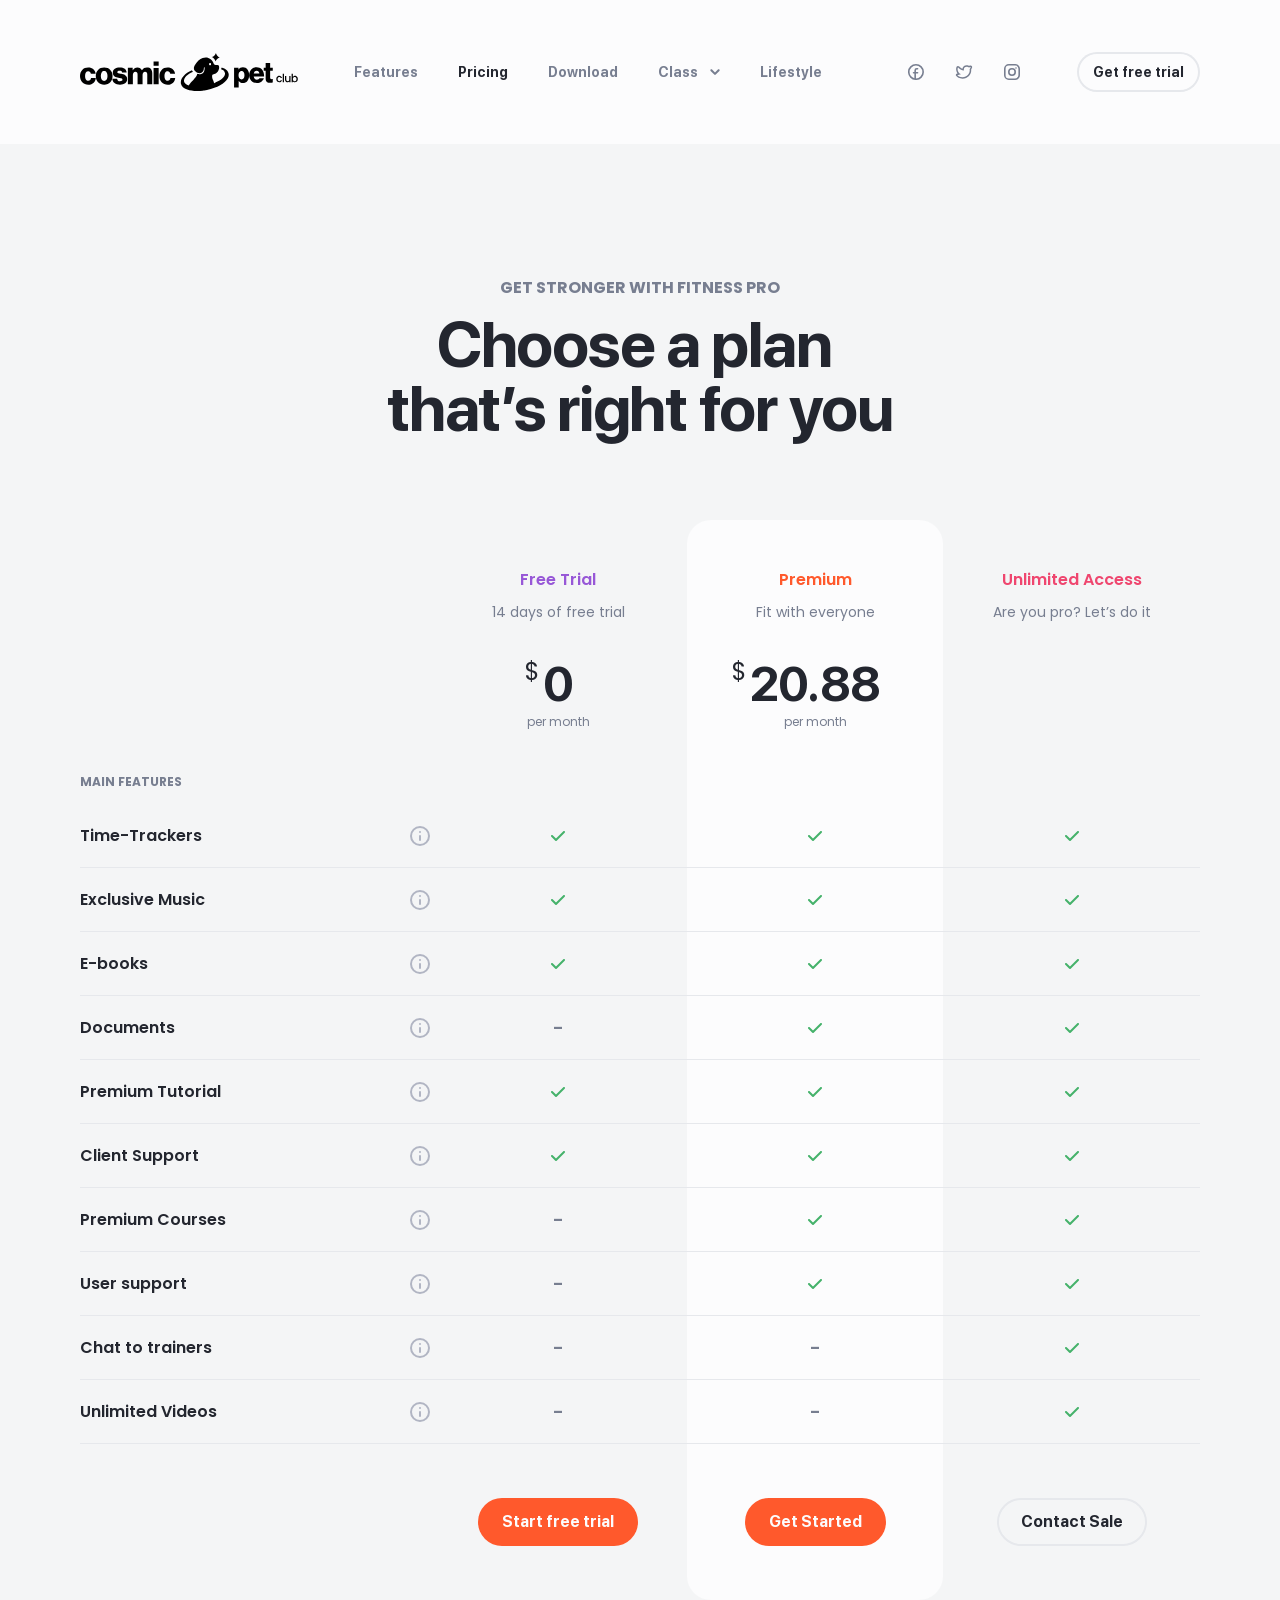
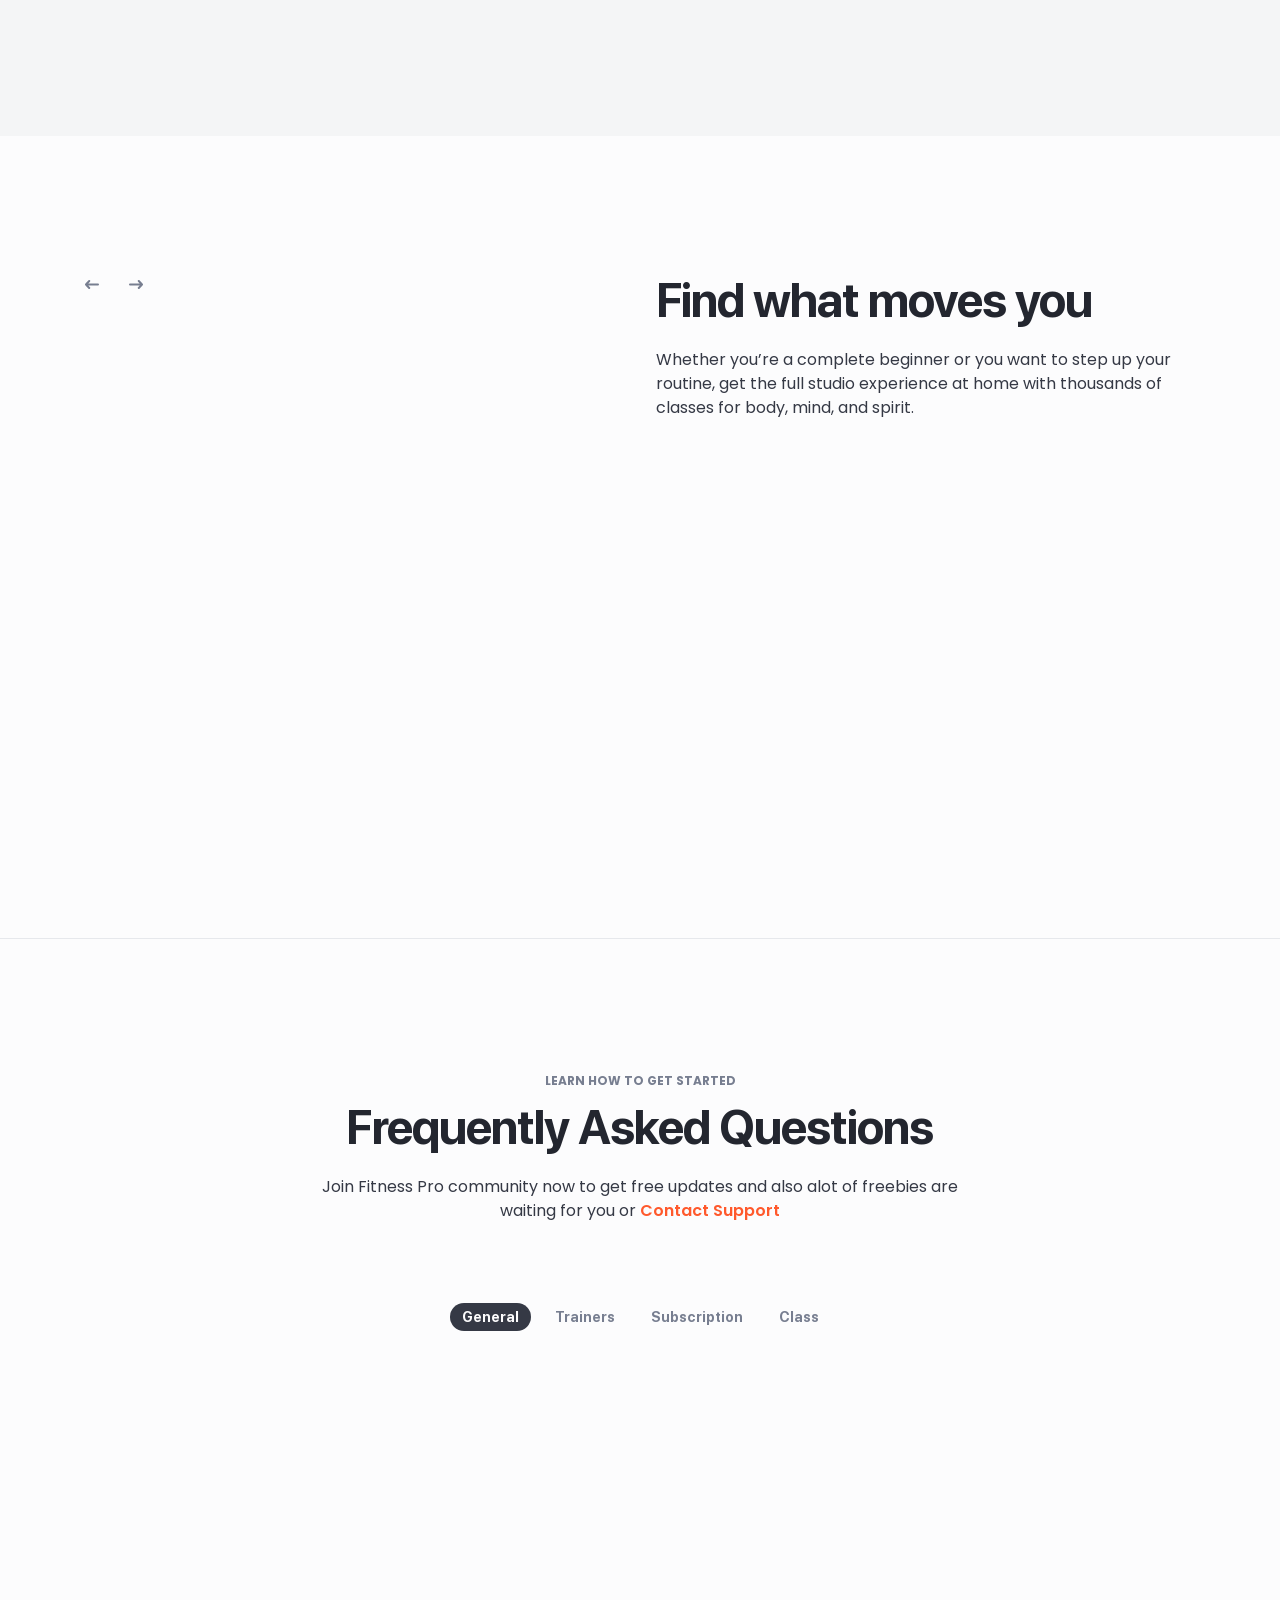
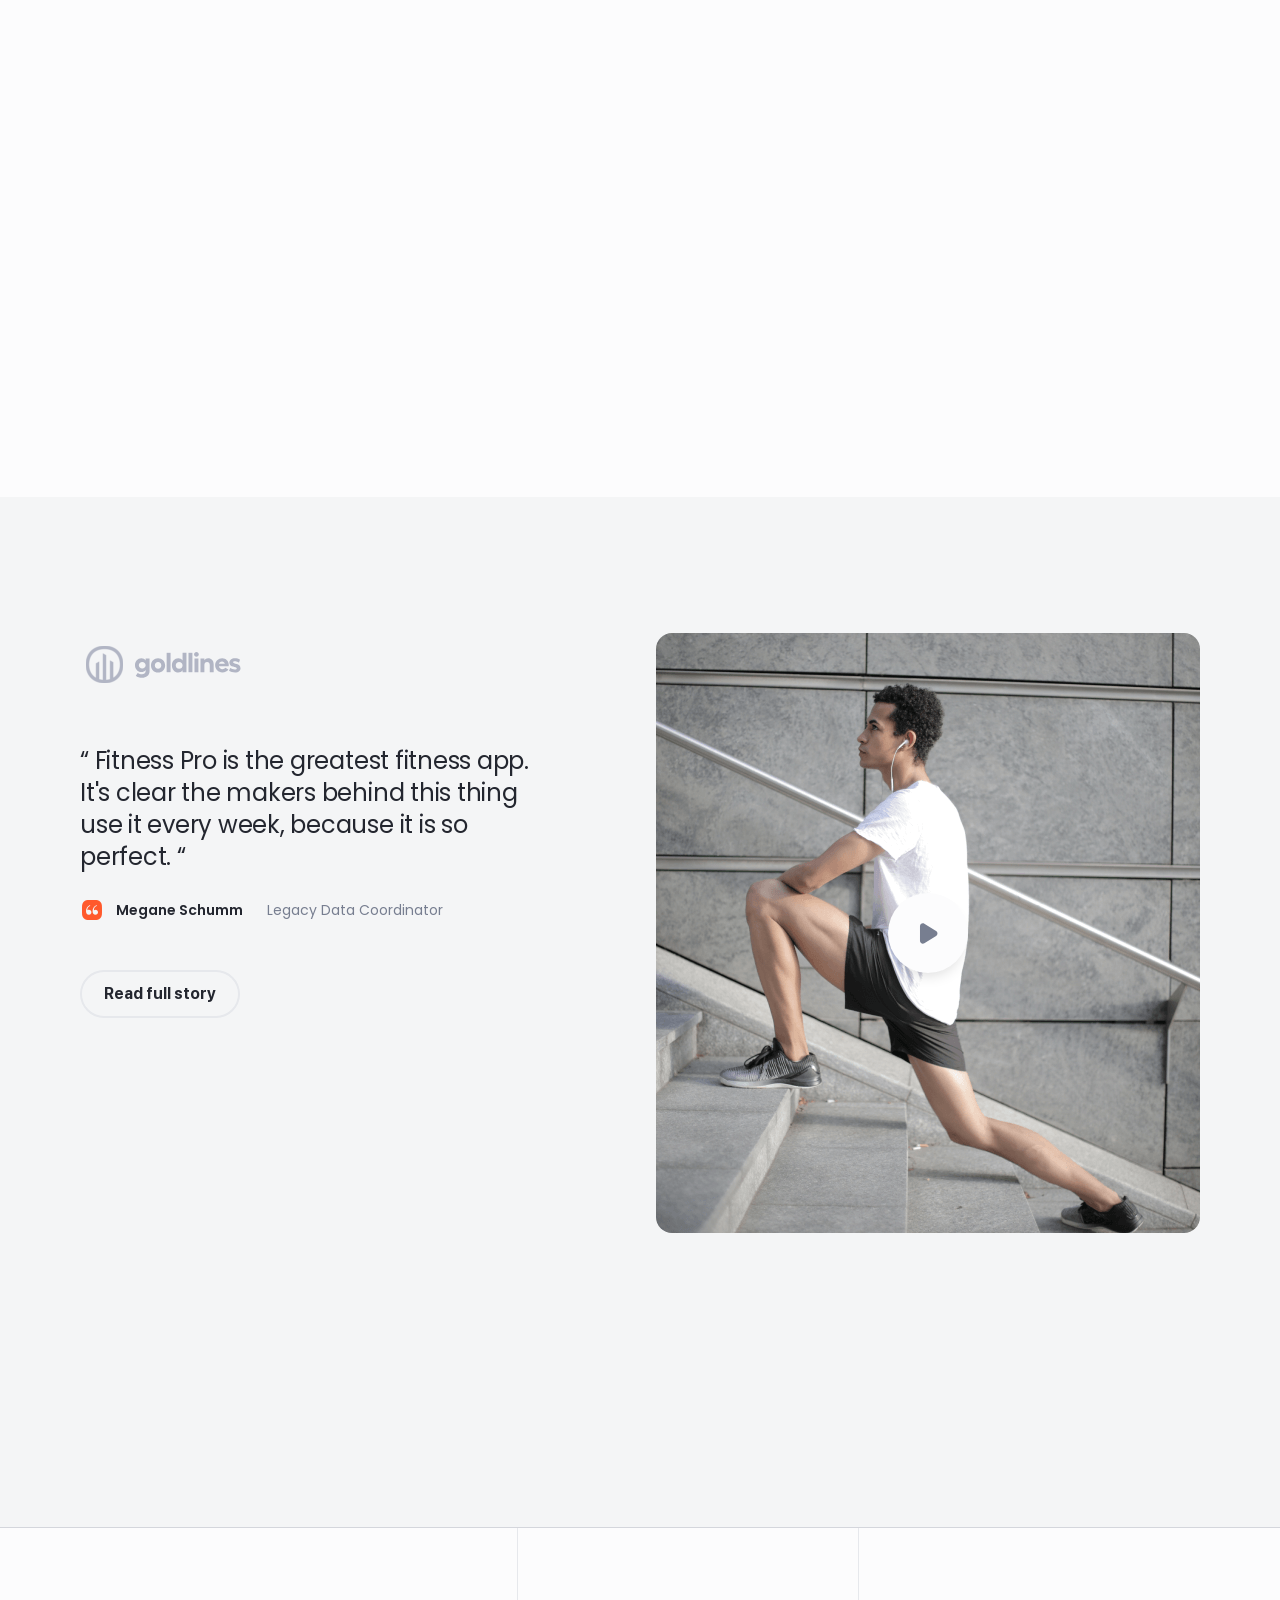
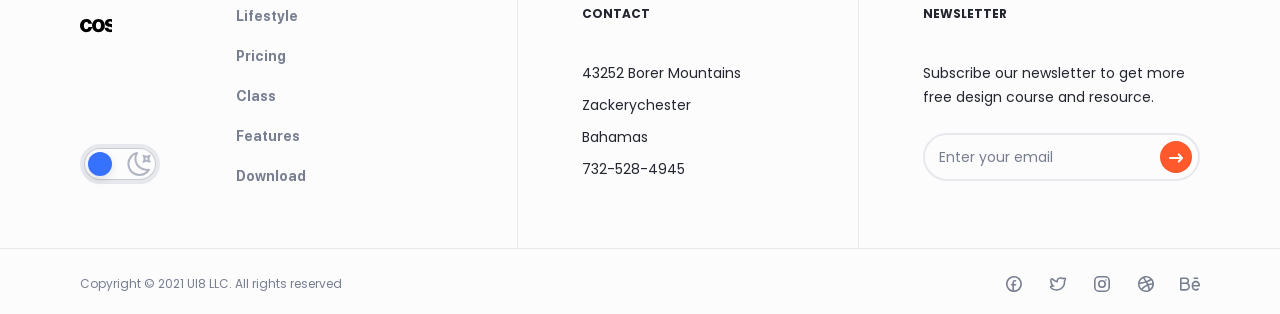
<file: pricing.html>
<!DOCTYPE html>
<html lang="en">
  <head>
    <meta charset="utf-8">
    <title>Pricing</title>
    <meta http-equiv="X-UA-Compatible" content="IE=Edge">
    <meta name="viewport" content="width=device-width, initial-scale=1, maximum-scale=1.0, user-scalable=no">
    <meta name="format-detection" content="telephone=no">
    <link rel="apple-touch-icon" sizes="180x180" href="img/apple-touch-icon.png">
    <link rel="icon" type="image/png" sizes="32x32" href="img/favicon-32x32.png">
    <link rel="icon" type="image/png" sizes="16x16" href="img/favicon-16x16.png">
    <link rel="manifest" href="img/site.webmanifest">
    <link rel="mask-icon" href="img/safari-pinned-tab.svg" color="#5bbad5">
    <meta name="msapplication-TileColor" content="#da532c">
    <meta name="theme-color" content="#ffffff">
    <meta name="description" content="Premium Web UI Kit for Fitness Experience">
    <meta name="twitter:card" content="summary">
    <meta name="twitter:site" content="@ui8">
    <meta name="twitter:title" content="Fitness Pro: Website UI Kit">
    <meta name="twitter:description" content="Premium Web UI Kit for Fitness Experience">
    <meta name="twitter:creator" content="@ui8">
    <meta name="twitter:image" content="https://ui8-stacks-fitness-html.herokuapp.com/img/twitter-card.png">
    <meta property="og:title" content="Fitness Pro: Website UI Kit">
    <meta property="og:type" content="Article">
    <meta property="og:url" content="https://ui8.net/ui8/products/fitness-pro-website-ui-kit">
    <meta property="og:image" content="https://ui8-stacks-fitness-html.herokuapp.com/img/fb-og-image.png">
    <meta property="og:description" content="Premium Web UI Kit for Fitness Experience">
    <meta property="og:site_name" content="Fitness Pro: Website UI Kit">
    <meta property="fb:admins" content="132951670226590">
    <link rel="preconnect" href="https://fonts.gstatic.com">
    <link href="https://fonts.googleapis.com/css2?family=Poppins:wght@400;500;600;700&amp;display=swap" rel="stylesheet">
    <link rel="stylesheet" media="all" href="css/app.min.css">
    <script>
      var viewportmeta = document.querySelector('meta[name="viewport"]');
      if (viewportmeta) {
        if (screen.width < 375) {
          var newScale = screen.width / 375;
          viewportmeta.content = 'width=375, minimum-scale=' + newScale + ', maximum-scale=1.0, user-scalable=no, initial-scale=' + newScale + '';
        } else {
          viewportmeta.content = 'width=device-width, maximum-scale=1.0, initial-scale=1.0';
        }
      }
    </script>
  </head>
  <body>
    <script>
      console.log(localStorage.getItem('darkMode'));
      if (localStorage.getItem('darkMode') === "on") {
        document.body.classList.add("dark");
        document.addEventListener("DOMContentLoaded", function() {
          document.querySelector('.js-theme input').checked = true;
        });
      }
    </script>
    <!-- outer-->
    <div class="outer">
      <!-- header-->
      <header class="header js-header">
        <div class="header__center center"><a class="header__logo" href="index.html"><img class="some-icon" src="img/logo-dark.svg" alt="Fitness Pro"><img class="some-icon-dark" src="img/logo-light.svg" alt="Fitness Pro"></a>
          <div class="header__wrap js-header-wrap">
            <nav class="header__nav"><a class="header__link" href="features.html">Features</a><a class="header__link active" href="pricing.html">Pricing</a><a class="header__link" href="download.html">Download</a>
              <div class="header__dropdown js-header-dropdown">
                <div class="header__head js-header-head">Class
                  <svg class="icon icon-arrow-bottom">
                    <use xlink:href="#icon-arrow-bottom"></use>
                  </svg>
                </div>
                <div class="header__body js-header-body">
                  <div class="header__inner">
                    <div class="header__row">
                      <div class="header__col"><a class="header__direction" href="#">
                          <div class="header__info">Find a class to achieve your goals 🔥</div>
                          <div class="header__preview"><img srcSet="img/content/ball@2x.png 2x" src="img/content/ball.png" alt="Ball"></div></a>
                        <div class="header__menu"><a class="header__box" href="class01.html">
                            <div class="header__icon"><img src="img/menu-video.svg" alt="Video"></div>
                            <div class="header__text">Program Videos</div></a><a class="header__box" href="class02.html">
                            <div class="header__icon"><img src="img/menu-class.svg" alt="Class"></div>
                            <div class="header__text">Premium Class</div></a></div>
                      </div>
                      <div class="header__col">
                        <div class="header__line">
                          <div class="header__cell"><a class="header__card" href="class01-details.html">
                              <div class="header__photo"><img srcSet="img/content/header-pic-1@2x.png 2x" src="img/content/header-pic-1.png" alt="Header content">
                                <div class="status-black header__category">featured class</div>
                              </div>
                              <div class="header__top">
                                <div class="header__user">
                                  <div class="header__avatar"><img src="img/content/avatar-1.png" alt="Avatar"></div>
                                  <div class="header__details">
                                    <div class="header__title">Sweet and Tone</div>
                                    <div class="header__trainer">Zack Beier</div>
                                  </div>
                                </div>
                                <div class="status-stroke-green header__level">beginner</div>
                              </div>
                              <div class="header__content">Sweet and Tone is a seven-day bodyweight training program designed to boost your strength and endurance over the course of a week.</div></a></div>
                          <div class="header__cell"><a class="header__item" href="class01-details.html">
                              <div class="header__photo"><img srcSet="img/content/header-pic-2@2x.png 2x" src="img/content/header-pic-2.png" alt="Header content"></div>
                              <div class="header__description">
                                <div class="status-green header__category">yoga</div>
                                <div class="header__user">
                                  <div class="header__avatar"><img src="img/content/avatar-2.png" alt="Avatar"></div>
                                  <div class="header__details">
                                    <div class="header__title">Sweet and Tone</div>
                                    <div class="header__trainer">Zack Beier</div>
                                  </div>
                                </div>
                              </div></a><a class="header__item" href="class01-details.html">
                              <div class="header__photo"><img srcSet="img/content/header-pic-3@2x.png 2x" src="img/content/header-pic-3.png" alt="Header content"></div>
                              <div class="header__description">
                                <div class="status-purple header__category">mindfulness</div>
                                <div class="header__user">
                                  <div class="header__avatar"><img src="img/content/avatar-3.png" alt="Avatar"></div>
                                  <div class="header__details">
                                    <div class="header__title">Sweet and Tone</div>
                                    <div class="header__trainer">Zack Beier</div>
                                  </div>
                                </div>
                              </div></a><a class="header__item" href="class01-details.html">
                              <div class="header__photo"><img srcSet="img/content/header-pic-4@2x.png 2x" src="img/content/header-pic-4.png" alt="Header content"></div>
                              <div class="header__description">
                                <div class="status-red header__category">fitness</div>
                                <div class="header__user">
                                  <div class="header__avatar"><img src="img/content/avatar-4.png" alt="Avatar"></div>
                                  <div class="header__details">
                                    <div class="header__title">Sweet and Tone</div>
                                    <div class="header__trainer">Zack Beier</div>
                                  </div>
                                </div>
                              </div></a></div>
                        </div>
                      </div>
                    </div>
                    <div class="header__foot">
                      <div class="header__stage">Pro Trainers</div>
                      <div class="header__list">
                        <div class="header__user">
                          <div class="header__avatar"><img src="img/content/avatar-1.png" alt="Avatar"></div>
                          <div class="header__details">
                            <div class="header__title">Boyd Reinger</div>
                            <div class="header__trainer">Personal trainer</div>
                          </div>
                        </div>
                        <div class="header__user">
                          <div class="header__avatar"><img src="img/content/avatar-2.png" alt="Avatar"></div>
                          <div class="header__details">
                            <div class="header__title">Randal Jacobson</div>
                            <div class="header__trainer">Personal trainer</div>
                          </div>
                        </div>
                        <div class="header__user">
                          <div class="header__avatar"><img src="img/content/avatar-3.png" alt="Avatar"></div>
                          <div class="header__details">
                            <div class="header__title">Dwight Schamberger</div>
                            <div class="header__trainer">Personal trainer</div>
                          </div>
                        </div>
                        <div class="header__user">
                          <div class="header__avatar"><img src="img/content/avatar-4.png" alt="Avatar"></div>
                          <div class="header__details">
                            <div class="header__title">Omari Gulgowski</div>
                            <div class="header__trainer">Personal trainer</div>
                          </div>
                        </div>
                      </div>
                    </div>
                  </div>
                </div>
              </div><a class="header__link" href="lifestyle.html">Lifestyle</a>
            </nav>
            <div class="header__group">
              <div class="header__contacts">
                <div class="header__element">
                  <div class="header__subtitle">Montanachester</div>
                  <div class="header__text">06787 Block Estates</div>
                </div>
                <div class="header__element">
                  <div class="header__subtitle">Lake Gene</div>
                  <div class="header__text">167 Emard River</div>
                </div>
                <div class="header__element">
                  <div class="header__subtitle">North Hassiefort</div>
                  <div class="header__text">032 Leonora Spurs</div>
                </div>
              </div>
              <div class="header__socials"><a class="header__social" href="https://www.facebook.com/ui8.net/" target="_blank">
                  <svg class="icon icon-facebook">
                    <use xlink:href="#icon-facebook"></use>
                  </svg></a><a class="header__social" href="https://twitter.com/ui8" target="_blank">
                  <svg class="icon icon-twitter">
                    <use xlink:href="#icon-twitter"></use>
                  </svg></a><a class="header__social" href="https://www.instagram.com/ui8net/" target="_blank">
                  <svg class="icon icon-instagram">
                    <use xlink:href="#icon-instagram"></use>
                  </svg></a></div>
              <button class="button-stroke button-small header__button">Get free trial</button>
            </div>
          </div>
          <button class="button-stroke button-small header__button">Get free trial</button>
          <button class="header__burger js-header-burger"></button>
        </div>
      </header>
      <!-- container-->
      <div class="outer__content">
        <div class="section-bg pricing">
          <div class="pricing__center center">
            <div class="stage">get stronger with fitness pro</div>
            <h1 class="pricing__title h1">Choose a plan  that’s right for you</h1>
            <div class="pricing__table">
              <div class="pricing__row">
                <div class="pricing__col">
                  <div class="pricing__head"></div>
                  <div class="pricing__body">
                    <div class="pricing__item">
                      <div class="pricing__category">Main features</div>
                      <div class="pricing__parameters">
                        <div class="pricing__parameter">
                          <div class="pricing__label">Time-Trackers</div>
                          <div class="pricing__hint">
                            <svg class="icon icon-info">
                              <use xlink:href="#icon-info"></use>
                            </svg>
                            <div class="pricing__tooltip">Some Text</div>
                          </div>
                        </div>
                        <div class="pricing__parameter">
                          <div class="pricing__label">Exclusive Music</div>
                          <div class="pricing__hint">
                            <svg class="icon icon-info">
                              <use xlink:href="#icon-info"></use>
                            </svg>
                            <div class="pricing__tooltip">Some Text</div>
                          </div>
                        </div>
                        <div class="pricing__parameter">
                          <div class="pricing__label">E-books</div>
                          <div class="pricing__hint">
                            <svg class="icon icon-info">
                              <use xlink:href="#icon-info"></use>
                            </svg>
                            <div class="pricing__tooltip">Some Text</div>
                          </div>
                        </div>
                        <div class="pricing__parameter">
                          <div class="pricing__label">Documents</div>
                          <div class="pricing__hint">
                            <svg class="icon icon-info">
                              <use xlink:href="#icon-info"></use>
                            </svg>
                            <div class="pricing__tooltip">Some Text</div>
                          </div>
                        </div>
                        <div class="pricing__parameter">
                          <div class="pricing__label">Premium Tutorial</div>
                          <div class="pricing__hint">
                            <svg class="icon icon-info">
                              <use xlink:href="#icon-info"></use>
                            </svg>
                            <div class="pricing__tooltip">Some Text</div>
                          </div>
                        </div>
                        <div class="pricing__parameter">
                          <div class="pricing__label">Client Support</div>
                          <div class="pricing__hint">
                            <svg class="icon icon-info">
                              <use xlink:href="#icon-info"></use>
                            </svg>
                            <div class="pricing__tooltip">Some Text</div>
                          </div>
                        </div>
                        <div class="pricing__parameter">
                          <div class="pricing__label">Premium Courses</div>
                          <div class="pricing__hint">
                            <svg class="icon icon-info">
                              <use xlink:href="#icon-info"></use>
                            </svg>
                            <div class="pricing__tooltip">Some Text</div>
                          </div>
                        </div>
                        <div class="pricing__parameter">
                          <div class="pricing__label">User support</div>
                          <div class="pricing__hint">
                            <svg class="icon icon-info">
                              <use xlink:href="#icon-info"></use>
                            </svg>
                            <div class="pricing__tooltip">Some Text</div>
                          </div>
                        </div>
                        <div class="pricing__parameter">
                          <div class="pricing__label">Chat to trainers</div>
                          <div class="pricing__hint">
                            <svg class="icon icon-info">
                              <use xlink:href="#icon-info"></use>
                            </svg>
                            <div class="pricing__tooltip">Some Text</div>
                          </div>
                        </div>
                        <div class="pricing__parameter">
                          <div class="pricing__label">Unlimited Videos</div>
                          <div class="pricing__hint">
                            <svg class="icon icon-info">
                              <use xlink:href="#icon-info"></use>
                            </svg>
                            <div class="pricing__tooltip">Some Text</div>
                          </div>
                        </div>
                      </div>
                    </div>
                  </div>
                </div>
                <div class="pricing__col">
                  <div class="pricing__head">
                    <div class="pricing__package" style="color: #9757D7;">Free Trial</div>
                    <div class="pricing__description">14 days of free trial</div>
                    <div class="pricing__cost">
                      <div class="pricing__sign">$</div>
                      <div class="pricing__price">0</div>
                    </div>
                    <div class="pricing__note">per month</div>
                  </div>
                  <div class="pricing__body"> 
                    <div class="pricing__more">See all features
                      <svg class="icon icon-arrow-bottom">
                        <use xlink:href="#icon-arrow-bottom"></use>
                      </svg>
                    </div>
                    <div class="pricing__list">
                      <div class="pricing__parameter">
                        <div class="pricing__label">Time-Trackers</div>
                        <div class="pricing__check">
                          <svg class="icon icon-check">
                            <use xlink:href="#icon-check"></use>
                          </svg>
                        </div>
                      </div>
                      <div class="pricing__parameter">
                        <div class="pricing__label">Exclusive Music</div>
                        <div class="pricing__check">
                          <svg class="icon icon-check">
                            <use xlink:href="#icon-check"></use>
                          </svg>
                        </div>
                      </div>
                      <div class="pricing__parameter">
                        <div class="pricing__label">E-books</div>
                        <div class="pricing__check">
                          <svg class="icon icon-check">
                            <use xlink:href="#icon-check"></use>
                          </svg>
                        </div>
                      </div>
                      <div class="pricing__parameter">
                        <div class="pricing__label">Documents</div>
                        <div class="pricing__minus">-</div>
                      </div>
                      <div class="pricing__parameter">
                        <div class="pricing__label">Premium Tutorial</div>
                        <div class="pricing__check">
                          <svg class="icon icon-check">
                            <use xlink:href="#icon-check"></use>
                          </svg>
                        </div>
                      </div>
                      <div class="pricing__parameter">
                        <div class="pricing__label">Client Support</div>
                        <div class="pricing__check">
                          <svg class="icon icon-check">
                            <use xlink:href="#icon-check"></use>
                          </svg>
                        </div>
                      </div>
                      <div class="pricing__parameter">
                        <div class="pricing__label">Premium Courses</div>
                        <div class="pricing__minus">-</div>
                      </div>
                      <div class="pricing__parameter">
                        <div class="pricing__label">User support</div>
                        <div class="pricing__minus">-</div>
                      </div>
                      <div class="pricing__parameter">
                        <div class="pricing__label">Chat to trainers</div>
                        <div class="pricing__minus">-</div>
                      </div>
                      <div class="pricing__parameter">
                        <div class="pricing__label">Unlimited Videos</div>
                        <div class="pricing__minus">-</div>
                      </div>
                    </div>
                    <button class="button pricing__button">Start free trial</button>
                  </div>
                </div>
                <div class="pricing__col">
                  <div class="pricing__head">
                    <div class="pricing__package" style="color: #FF592C;">Premium</div>
                    <div class="pricing__description">Fit with everyone</div>
                    <div class="pricing__cost">
                      <div class="pricing__sign">$</div>
                      <div class="pricing__price">20.88</div>
                    </div>
                    <div class="pricing__note">per month</div>
                  </div>
                  <div class="pricing__body"> 
                    <div class="pricing__more">See all features
                      <svg class="icon icon-arrow-bottom">
                        <use xlink:href="#icon-arrow-bottom"></use>
                      </svg>
                    </div>
                    <div class="pricing__list">
                      <div class="pricing__parameter">
                        <div class="pricing__label">Time-Trackers</div>
                        <div class="pricing__check">
                          <svg class="icon icon-check">
                            <use xlink:href="#icon-check"></use>
                          </svg>
                        </div>
                      </div>
                      <div class="pricing__parameter">
                        <div class="pricing__label">Exclusive Music</div>
                        <div class="pricing__check">
                          <svg class="icon icon-check">
                            <use xlink:href="#icon-check"></use>
                          </svg>
                        </div>
                      </div>
                      <div class="pricing__parameter">
                        <div class="pricing__label">E-books</div>
                        <div class="pricing__check">
                          <svg class="icon icon-check">
                            <use xlink:href="#icon-check"></use>
                          </svg>
                        </div>
                      </div>
                      <div class="pricing__parameter">
                        <div class="pricing__label">Documents</div>
                        <div class="pricing__check">
                          <svg class="icon icon-check">
                            <use xlink:href="#icon-check"></use>
                          </svg>
                        </div>
                      </div>
                      <div class="pricing__parameter">
                        <div class="pricing__label">Premium Tutorial</div>
                        <div class="pricing__check">
                          <svg class="icon icon-check">
                            <use xlink:href="#icon-check"></use>
                          </svg>
                        </div>
                      </div>
                      <div class="pricing__parameter">
                        <div class="pricing__label">Client Support</div>
                        <div class="pricing__check">
                          <svg class="icon icon-check">
                            <use xlink:href="#icon-check"></use>
                          </svg>
                        </div>
                      </div>
                      <div class="pricing__parameter">
                        <div class="pricing__label">Premium Courses</div>
                        <div class="pricing__check">
                          <svg class="icon icon-check">
                            <use xlink:href="#icon-check"></use>
                          </svg>
                        </div>
                      </div>
                      <div class="pricing__parameter">
                        <div class="pricing__label">User support</div>
                        <div class="pricing__check">
                          <svg class="icon icon-check">
                            <use xlink:href="#icon-check"></use>
                          </svg>
                        </div>
                      </div>
                      <div class="pricing__parameter">
                        <div class="pricing__label">Chat to trainers</div>
                        <div class="pricing__minus">-</div>
                      </div>
                      <div class="pricing__parameter">
                        <div class="pricing__label">Unlimited Videos</div>
                        <div class="pricing__minus">-</div>
                      </div>
                    </div>
                    <button class="button pricing__button">Get Started</button>
                  </div>
                </div>
                <div class="pricing__col">
                  <div class="pricing__head">
                    <div class="pricing__package" style="color: #EF466F;">Unlimited Access</div>
                    <div class="pricing__description">Are you pro? Let’s do it</div>
                  </div>
                  <div class="pricing__body"> 
                    <div class="pricing__more">See all features
                      <svg class="icon icon-arrow-bottom">
                        <use xlink:href="#icon-arrow-bottom"></use>
                      </svg>
                    </div>
                    <div class="pricing__list">
                      <div class="pricing__parameter">
                        <div class="pricing__label">Time-Trackers</div>
                        <div class="pricing__check">
                          <svg class="icon icon-check">
                            <use xlink:href="#icon-check"></use>
                          </svg>
                        </div>
                      </div>
                      <div class="pricing__parameter">
                        <div class="pricing__label">Exclusive Music</div>
                        <div class="pricing__check">
                          <svg class="icon icon-check">
                            <use xlink:href="#icon-check"></use>
                          </svg>
                        </div>
                      </div>
                      <div class="pricing__parameter">
                        <div class="pricing__label">E-books</div>
                        <div class="pricing__check">
                          <svg class="icon icon-check">
                            <use xlink:href="#icon-check"></use>
                          </svg>
                        </div>
                      </div>
                      <div class="pricing__parameter">
                        <div class="pricing__label">Documents</div>
                        <div class="pricing__check">
                          <svg class="icon icon-check">
                            <use xlink:href="#icon-check"></use>
                          </svg>
                        </div>
                      </div>
                      <div class="pricing__parameter">
                        <div class="pricing__label">Premium Tutorial</div>
                        <div class="pricing__check">
                          <svg class="icon icon-check">
                            <use xlink:href="#icon-check"></use>
                          </svg>
                        </div>
                      </div>
                      <div class="pricing__parameter">
                        <div class="pricing__label">Client Support</div>
                        <div class="pricing__check">
                          <svg class="icon icon-check">
                            <use xlink:href="#icon-check"></use>
                          </svg>
                        </div>
                      </div>
                      <div class="pricing__parameter">
                        <div class="pricing__label">Premium Courses</div>
                        <div class="pricing__check">
                          <svg class="icon icon-check">
                            <use xlink:href="#icon-check"></use>
                          </svg>
                        </div>
                      </div>
                      <div class="pricing__parameter">
                        <div class="pricing__label">User support</div>
                        <div class="pricing__check">
                          <svg class="icon icon-check">
                            <use xlink:href="#icon-check"></use>
                          </svg>
                        </div>
                      </div>
                      <div class="pricing__parameter">
                        <div class="pricing__label">Chat to trainers</div>
                        <div class="pricing__check">
                          <svg class="icon icon-check">
                            <use xlink:href="#icon-check"></use>
                          </svg>
                        </div>
                      </div>
                      <div class="pricing__parameter">
                        <div class="pricing__label">Unlimited Videos</div>
                        <div class="pricing__check">
                          <svg class="icon icon-check">
                            <use xlink:href="#icon-check"></use>
                          </svg>
                        </div>
                      </div>
                    </div>
                    <button class="button-stroke pricing__button">Contact Sale</button>
                  </div>
                </div>
              </div>
            </div>
          </div>
        </div>
        <div class="section comment">
          <div class="comment__center center">
            <div class="comment__wrapper">
              <div class="comment__head">
                <h2 class="comment__title h2">Find what moves you</h2>
                <div class="comment__info">Whether you’re a complete beginner or you want to step up your routine, get the full studio experience at home with thousands of classes for body, mind, and spirit.</div>
              </div>
              <div class="comment__wrap">
                <div class="comment__slider js-slider-comment">
                  <div class="comment__slide"><a class="comment__item" href="class02-details.html" data-aos="animation-opacity">
                      <div class="comment__preview"><img srcSet="img/content/plates@2x.png 2x" src="img/content/plates.png" alt="Fitness"></div>
                      <div class="comment__subtitle">Fitness</div>
                      <div class="comment__content">Plates</div></a></div>
                  <div class="comment__slide"><a class="comment__item" href="class02-details.html" data-aos="animation-opacity">
                      <div class="comment__preview"><img srcSet="img/content/yoga-mat@2x.png 2x" src="img/content/yoga-mat.png" alt="Yoga Mat"></div>
                      <div class="comment__subtitle">Gymnastic</div>
                      <div class="comment__content">Enhanced strength</div></a></div>
                  <div class="comment__slide"><a class="comment__item" href="class02-details.html" data-aos="animation-opacity">
                      <div class="comment__preview"><img srcSet="img/content/ball@2x.png 2x" src="img/content/ball.png" alt="Ball"></div>
                      <div class="comment__subtitle">Basketball</div>
                      <div class="comment__content">Relax $ work efficiently</div></a></div>
                  <div class="comment__slide"><a class="comment__item" href="class02-details.html" data-aos="animation-opacity">
                      <div class="comment__preview"><img srcSet="img/content/yoga-mat@2x.png 2x" src="img/content/yoga-mat.png" alt="Yoga Mat"></div>
                      <div class="comment__subtitle">Yoga</div>
                      <div class="comment__content">Perfect physique</div></a></div>
                  <div class="comment__slide"><a class="comment__item" href="class02-details.html" data-aos="animation-opacity">
                      <div class="comment__preview"><img srcSet="img/content/plates@2x.png 2x" src="img/content/plates.png" alt="Fitness"></div>
                      <div class="comment__subtitle">Fitness</div>
                      <div class="comment__content">Plates</div></a></div>
                  <div class="comment__slide"><a class="comment__item" href="class02-details.html" data-aos="animation-opacity">
                      <div class="comment__preview"><img srcSet="img/content/yoga-mat@2x.png 2x" src="img/content/yoga-mat.png" alt="Yoga Mat"></div>
                      <div class="comment__subtitle">Gymnastic</div>
                      <div class="comment__content">Enhanced strength</div></a></div>
                </div>
              </div>
            </div>
          </div>
        </div>
        <div class="section-border-top faq js-tabs">
          <div class="faq__center center">
            <div class="faq__top">
              <div class="stage-small">learn how to get started</div>
              <h2 class="faq__title h2">Frequently Asked Questions</h2>
              <div class="faq__info">Join Fitness Pro community now to get free updates and also alot of freebies are waiting for you or <a href="/#">Contact Support</a></div>
              <div class="faq__nav"><a class="faq__link js-tabs-link active" href="#">General</a><a class="faq__link js-tabs-link" href="#">Trainers</a><a class="faq__link js-tabs-link" href="#">Subscription</a><a class="faq__link js-tabs-link" href="#">Class</a></div>
              <select class="select">
                <option>General</option>
                <option>Trainers</option>
                <option>Subscription</option>
                <option>Class</option>
              </select>
            </div>
            <div class="faq__container">
              <div class="faq__box js-tabs-item">
                <div class="faq__list">
                                    <div class="faq__item" data-aos="animation-opacity">
                                      <div class="faq__head">How do I register for an in-person class?
                                        <div class="faq__arrow">
                                          <svg class="icon icon-arrow-bottom">
                                            <use xlink:href="#icon-arrow-bottom"></use>
                                          </svg>
                                        </div>
                                      </div>
                                      <div class="faq__body"> 
                                        <div class="faq__row">
                                          <div class="faq__col">
                                            <div class="faq__preview"><img srcSet="img/content/faq-pic@2x.png 2x" src="img/content/faq-pic.png" alt="Faq pic">
                                              <button class="play-small">
                                                <svg class="icon icon-play">
                                                  <use xlink:href="#icon-play"></use>
                                                </svg>
                                              </button>
                                            </div>
                                          </div>
                                          <div class="faq__col">
                                            <div class="faq__subtitle">You don’t need to do anything else</div>
                                            <div class="faq__content">
                                              <p>Mix-and-match dozens of responsive elements to quickly configure your favorite landing page layouts.</p>
                                              <p>Or hit the ground running with 10 pre-built templates, all in light or dark mode."</p>
                                            </div>
                                            <button class="button-stroke button-small faq__button">Learn more</button>
                                          </div>
                                        </div>
                                      </div>
                                    </div>
                                    <div class="faq__item" data-aos="animation-opacity">
                                      <div class="faq__head">What is the status of my Fitness Pro membership?
                                        <div class="faq__arrow">
                                          <svg class="icon icon-arrow-bottom">
                                            <use xlink:href="#icon-arrow-bottom"></use>
                                          </svg>
                                        </div>
                                      </div>
                                      <div class="faq__body"> 
                                        <div class="faq__row">
                                          <div class="faq__col">
                                            <div class="faq__preview"><img srcSet="img/content/faq-pic@2x.png 2x" src="img/content/faq-pic.png" alt="Faq pic">
                                              <button class="play-small">
                                                <svg class="icon icon-play">
                                                  <use xlink:href="#icon-play"></use>
                                                </svg>
                                              </button>
                                            </div>
                                          </div>
                                          <div class="faq__col">
                                            <div class="faq__subtitle">You don’t need to do anything else</div>
                                            <div class="faq__content">
                                              <p>Mix-and-match dozens of responsive elements to quickly configure your favorite landing page layouts.</p>
                                              <p>Or hit the ground running with 10 pre-built templates, all in light or dark mode."</p>
                                            </div>
                                            <button class="button-stroke button-small faq__button">Learn more</button>
                                          </div>
                                        </div>
                                      </div>
                                    </div>
                                    <div class="faq__item" data-aos="animation-opacity">
                                      <div class="faq__head">How old does my child need to be to participate in class?
                                        <div class="faq__arrow">
                                          <svg class="icon icon-arrow-bottom">
                                            <use xlink:href="#icon-arrow-bottom"></use>
                                          </svg>
                                        </div>
                                      </div>
                                      <div class="faq__body"> 
                                        <div class="faq__row">
                                          <div class="faq__col">
                                            <div class="faq__preview"><img srcSet="img/content/faq-pic@2x.png 2x" src="img/content/faq-pic.png" alt="Faq pic">
                                              <button class="play-small">
                                                <svg class="icon icon-play">
                                                  <use xlink:href="#icon-play"></use>
                                                </svg>
                                              </button>
                                            </div>
                                          </div>
                                          <div class="faq__col">
                                            <div class="faq__subtitle">You don’t need to do anything else</div>
                                            <div class="faq__content">
                                              <p>Mix-and-match dozens of responsive elements to quickly configure your favorite landing page layouts.</p>
                                              <p>Or hit the ground running with 10 pre-built templates, all in light or dark mode."</p>
                                            </div>
                                            <button class="button-stroke button-small faq__button">Learn more</button>
                                          </div>
                                        </div>
                                      </div>
                                    </div>
                                    <div class="faq__item" data-aos="animation-opacity">
                                      <div class="faq__head">Do I have to be a member to take class?
                                        <div class="faq__arrow">
                                          <svg class="icon icon-arrow-bottom">
                                            <use xlink:href="#icon-arrow-bottom"></use>
                                          </svg>
                                        </div>
                                      </div>
                                      <div class="faq__body"> 
                                        <div class="faq__row">
                                          <div class="faq__col">
                                            <div class="faq__preview"><img srcSet="img/content/faq-pic@2x.png 2x" src="img/content/faq-pic.png" alt="Faq pic">
                                              <button class="play-small">
                                                <svg class="icon icon-play">
                                                  <use xlink:href="#icon-play"></use>
                                                </svg>
                                              </button>
                                            </div>
                                          </div>
                                          <div class="faq__col">
                                            <div class="faq__subtitle">You don’t need to do anything else</div>
                                            <div class="faq__content">
                                              <p>Mix-and-match dozens of responsive elements to quickly configure your favorite landing page layouts.</p>
                                              <p>Or hit the ground running with 10 pre-built templates, all in light or dark mode."</p>
                                            </div>
                                            <button class="button-stroke button-small faq__button">Learn more</button>
                                          </div>
                                        </div>
                                      </div>
                                    </div>
                                    <div class="faq__item" data-aos="animation-opacity">
                                      <div class="faq__head">Can I join a class once it’s in session?
                                        <div class="faq__arrow">
                                          <svg class="icon icon-arrow-bottom">
                                            <use xlink:href="#icon-arrow-bottom"></use>
                                          </svg>
                                        </div>
                                      </div>
                                      <div class="faq__body"> 
                                        <div class="faq__row">
                                          <div class="faq__col">
                                            <div class="faq__preview"><img srcSet="img/content/faq-pic@2x.png 2x" src="img/content/faq-pic.png" alt="Faq pic">
                                              <button class="play-small">
                                                <svg class="icon icon-play">
                                                  <use xlink:href="#icon-play"></use>
                                                </svg>
                                              </button>
                                            </div>
                                          </div>
                                          <div class="faq__col">
                                            <div class="faq__subtitle">You don’t need to do anything else</div>
                                            <div class="faq__content">
                                              <p>Mix-and-match dozens of responsive elements to quickly configure your favorite landing page layouts.</p>
                                              <p>Or hit the ground running with 10 pre-built templates, all in light or dark mode."</p>
                                            </div>
                                            <button class="button-stroke button-small faq__button">Learn more</button>
                                          </div>
                                        </div>
                                      </div>
                                    </div>
                                    <div class="faq__item" data-aos="animation-opacity">
                                      <div class="faq__head">Do I need to buy a yoga mat, towel, or equipment? 
                                        <div class="faq__arrow">
                                          <svg class="icon icon-arrow-bottom">
                                            <use xlink:href="#icon-arrow-bottom"></use>
                                          </svg>
                                        </div>
                                      </div>
                                      <div class="faq__body"> 
                                        <div class="faq__row">
                                          <div class="faq__col">
                                            <div class="faq__preview"><img srcSet="img/content/faq-pic@2x.png 2x" src="img/content/faq-pic.png" alt="Faq pic">
                                              <button class="play-small">
                                                <svg class="icon icon-play">
                                                  <use xlink:href="#icon-play"></use>
                                                </svg>
                                              </button>
                                            </div>
                                          </div>
                                          <div class="faq__col">
                                            <div class="faq__subtitle">You don’t need to do anything else</div>
                                            <div class="faq__content">
                                              <p>Mix-and-match dozens of responsive elements to quickly configure your favorite landing page layouts.</p>
                                              <p>Or hit the ground running with 10 pre-built templates, all in light or dark mode."</p>
                                            </div>
                                            <button class="button-stroke button-small faq__button">Learn more</button>
                                          </div>
                                        </div>
                                      </div>
                                    </div>
                </div>
              </div>
              <div class="faq__box js-tabs-item">
                <div class="faq__list">
                                    <div class="faq__item" data-aos="animation-opacity">
                                      <div class="faq__head">What is the status of my Fitness Pro membership?
                                        <div class="faq__arrow">
                                          <svg class="icon icon-arrow-bottom">
                                            <use xlink:href="#icon-arrow-bottom"></use>
                                          </svg>
                                        </div>
                                      </div>
                                      <div class="faq__body"> 
                                        <div class="faq__row">
                                          <div class="faq__col">
                                            <div class="faq__preview"><img srcSet="img/content/faq-pic@2x.png 2x" src="img/content/faq-pic.png" alt="Faq pic">
                                              <button class="play-small">
                                                <svg class="icon icon-play">
                                                  <use xlink:href="#icon-play"></use>
                                                </svg>
                                              </button>
                                            </div>
                                          </div>
                                          <div class="faq__col">
                                            <div class="faq__subtitle">You don’t need to do anything else</div>
                                            <div class="faq__content">
                                              <p>Mix-and-match dozens of responsive elements to quickly configure your favorite landing page layouts.</p>
                                              <p>Or hit the ground running with 10 pre-built templates, all in light or dark mode."</p>
                                            </div>
                                            <button class="button-stroke button-small faq__button">Learn more</button>
                                          </div>
                                        </div>
                                      </div>
                                    </div>
                                    <div class="faq__item" data-aos="animation-opacity">
                                      <div class="faq__head">How old does my child need to be to participate in class?
                                        <div class="faq__arrow">
                                          <svg class="icon icon-arrow-bottom">
                                            <use xlink:href="#icon-arrow-bottom"></use>
                                          </svg>
                                        </div>
                                      </div>
                                      <div class="faq__body"> 
                                        <div class="faq__row">
                                          <div class="faq__col">
                                            <div class="faq__preview"><img srcSet="img/content/faq-pic@2x.png 2x" src="img/content/faq-pic.png" alt="Faq pic">
                                              <button class="play-small">
                                                <svg class="icon icon-play">
                                                  <use xlink:href="#icon-play"></use>
                                                </svg>
                                              </button>
                                            </div>
                                          </div>
                                          <div class="faq__col">
                                            <div class="faq__subtitle">You don’t need to do anything else</div>
                                            <div class="faq__content">
                                              <p>Mix-and-match dozens of responsive elements to quickly configure your favorite landing page layouts.</p>
                                              <p>Or hit the ground running with 10 pre-built templates, all in light or dark mode."</p>
                                            </div>
                                            <button class="button-stroke button-small faq__button">Learn more</button>
                                          </div>
                                        </div>
                                      </div>
                                    </div>
                                    <div class="faq__item" data-aos="animation-opacity">
                                      <div class="faq__head">Do I have to be a member to take class?
                                        <div class="faq__arrow">
                                          <svg class="icon icon-arrow-bottom">
                                            <use xlink:href="#icon-arrow-bottom"></use>
                                          </svg>
                                        </div>
                                      </div>
                                      <div class="faq__body"> 
                                        <div class="faq__row">
                                          <div class="faq__col">
                                            <div class="faq__preview"><img srcSet="img/content/faq-pic@2x.png 2x" src="img/content/faq-pic.png" alt="Faq pic">
                                              <button class="play-small">
                                                <svg class="icon icon-play">
                                                  <use xlink:href="#icon-play"></use>
                                                </svg>
                                              </button>
                                            </div>
                                          </div>
                                          <div class="faq__col">
                                            <div class="faq__subtitle">You don’t need to do anything else</div>
                                            <div class="faq__content">
                                              <p>Mix-and-match dozens of responsive elements to quickly configure your favorite landing page layouts.</p>
                                              <p>Or hit the ground running with 10 pre-built templates, all in light or dark mode."</p>
                                            </div>
                                            <button class="button-stroke button-small faq__button">Learn more</button>
                                          </div>
                                        </div>
                                      </div>
                                    </div>
                                    <div class="faq__item" data-aos="animation-opacity">
                                      <div class="faq__head">Can I join a class once it’s in session?
                                        <div class="faq__arrow">
                                          <svg class="icon icon-arrow-bottom">
                                            <use xlink:href="#icon-arrow-bottom"></use>
                                          </svg>
                                        </div>
                                      </div>
                                      <div class="faq__body"> 
                                        <div class="faq__row">
                                          <div class="faq__col">
                                            <div class="faq__preview"><img srcSet="img/content/faq-pic@2x.png 2x" src="img/content/faq-pic.png" alt="Faq pic">
                                              <button class="play-small">
                                                <svg class="icon icon-play">
                                                  <use xlink:href="#icon-play"></use>
                                                </svg>
                                              </button>
                                            </div>
                                          </div>
                                          <div class="faq__col">
                                            <div class="faq__subtitle">You don’t need to do anything else</div>
                                            <div class="faq__content">
                                              <p>Mix-and-match dozens of responsive elements to quickly configure your favorite landing page layouts.</p>
                                              <p>Or hit the ground running with 10 pre-built templates, all in light or dark mode."</p>
                                            </div>
                                            <button class="button-stroke button-small faq__button">Learn more</button>
                                          </div>
                                        </div>
                                      </div>
                                    </div>
                                    <div class="faq__item" data-aos="animation-opacity">
                                      <div class="faq__head">Do I need to buy a yoga mat, towel, or equipment? 
                                        <div class="faq__arrow">
                                          <svg class="icon icon-arrow-bottom">
                                            <use xlink:href="#icon-arrow-bottom"></use>
                                          </svg>
                                        </div>
                                      </div>
                                      <div class="faq__body"> 
                                        <div class="faq__row">
                                          <div class="faq__col">
                                            <div class="faq__preview"><img srcSet="img/content/faq-pic@2x.png 2x" src="img/content/faq-pic.png" alt="Faq pic">
                                              <button class="play-small">
                                                <svg class="icon icon-play">
                                                  <use xlink:href="#icon-play"></use>
                                                </svg>
                                              </button>
                                            </div>
                                          </div>
                                          <div class="faq__col">
                                            <div class="faq__subtitle">You don’t need to do anything else</div>
                                            <div class="faq__content">
                                              <p>Mix-and-match dozens of responsive elements to quickly configure your favorite landing page layouts.</p>
                                              <p>Or hit the ground running with 10 pre-built templates, all in light or dark mode."</p>
                                            </div>
                                            <button class="button-stroke button-small faq__button">Learn more</button>
                                          </div>
                                        </div>
                                      </div>
                                    </div>
                </div>
              </div>
              <div class="faq__box js-tabs-item">
                <div class="faq__list">
                                    <div class="faq__item" data-aos="animation-opacity">
                                      <div class="faq__head">How old does my child need to be to participate in class?
                                        <div class="faq__arrow">
                                          <svg class="icon icon-arrow-bottom">
                                            <use xlink:href="#icon-arrow-bottom"></use>
                                          </svg>
                                        </div>
                                      </div>
                                      <div class="faq__body"> 
                                        <div class="faq__row">
                                          <div class="faq__col">
                                            <div class="faq__preview"><img srcSet="img/content/faq-pic@2x.png 2x" src="img/content/faq-pic.png" alt="Faq pic">
                                              <button class="play-small">
                                                <svg class="icon icon-play">
                                                  <use xlink:href="#icon-play"></use>
                                                </svg>
                                              </button>
                                            </div>
                                          </div>
                                          <div class="faq__col">
                                            <div class="faq__subtitle">You don’t need to do anything else</div>
                                            <div class="faq__content">
                                              <p>Mix-and-match dozens of responsive elements to quickly configure your favorite landing page layouts.</p>
                                              <p>Or hit the ground running with 10 pre-built templates, all in light or dark mode."</p>
                                            </div>
                                            <button class="button-stroke button-small faq__button">Learn more</button>
                                          </div>
                                        </div>
                                      </div>
                                    </div>
                                    <div class="faq__item" data-aos="animation-opacity">
                                      <div class="faq__head">Do I have to be a member to take class?
                                        <div class="faq__arrow">
                                          <svg class="icon icon-arrow-bottom">
                                            <use xlink:href="#icon-arrow-bottom"></use>
                                          </svg>
                                        </div>
                                      </div>
                                      <div class="faq__body"> 
                                        <div class="faq__row">
                                          <div class="faq__col">
                                            <div class="faq__preview"><img srcSet="img/content/faq-pic@2x.png 2x" src="img/content/faq-pic.png" alt="Faq pic">
                                              <button class="play-small">
                                                <svg class="icon icon-play">
                                                  <use xlink:href="#icon-play"></use>
                                                </svg>
                                              </button>
                                            </div>
                                          </div>
                                          <div class="faq__col">
                                            <div class="faq__subtitle">You don’t need to do anything else</div>
                                            <div class="faq__content">
                                              <p>Mix-and-match dozens of responsive elements to quickly configure your favorite landing page layouts.</p>
                                              <p>Or hit the ground running with 10 pre-built templates, all in light or dark mode."</p>
                                            </div>
                                            <button class="button-stroke button-small faq__button">Learn more</button>
                                          </div>
                                        </div>
                                      </div>
                                    </div>
                                    <div class="faq__item" data-aos="animation-opacity">
                                      <div class="faq__head">Can I join a class once it’s in session?
                                        <div class="faq__arrow">
                                          <svg class="icon icon-arrow-bottom">
                                            <use xlink:href="#icon-arrow-bottom"></use>
                                          </svg>
                                        </div>
                                      </div>
                                      <div class="faq__body"> 
                                        <div class="faq__row">
                                          <div class="faq__col">
                                            <div class="faq__preview"><img srcSet="img/content/faq-pic@2x.png 2x" src="img/content/faq-pic.png" alt="Faq pic">
                                              <button class="play-small">
                                                <svg class="icon icon-play">
                                                  <use xlink:href="#icon-play"></use>
                                                </svg>
                                              </button>
                                            </div>
                                          </div>
                                          <div class="faq__col">
                                            <div class="faq__subtitle">You don’t need to do anything else</div>
                                            <div class="faq__content">
                                              <p>Mix-and-match dozens of responsive elements to quickly configure your favorite landing page layouts.</p>
                                              <p>Or hit the ground running with 10 pre-built templates, all in light or dark mode."</p>
                                            </div>
                                            <button class="button-stroke button-small faq__button">Learn more</button>
                                          </div>
                                        </div>
                                      </div>
                                    </div>
                                    <div class="faq__item" data-aos="animation-opacity">
                                      <div class="faq__head">Do I need to buy a yoga mat, towel, or equipment? 
                                        <div class="faq__arrow">
                                          <svg class="icon icon-arrow-bottom">
                                            <use xlink:href="#icon-arrow-bottom"></use>
                                          </svg>
                                        </div>
                                      </div>
                                      <div class="faq__body"> 
                                        <div class="faq__row">
                                          <div class="faq__col">
                                            <div class="faq__preview"><img srcSet="img/content/faq-pic@2x.png 2x" src="img/content/faq-pic.png" alt="Faq pic">
                                              <button class="play-small">
                                                <svg class="icon icon-play">
                                                  <use xlink:href="#icon-play"></use>
                                                </svg>
                                              </button>
                                            </div>
                                          </div>
                                          <div class="faq__col">
                                            <div class="faq__subtitle">You don’t need to do anything else</div>
                                            <div class="faq__content">
                                              <p>Mix-and-match dozens of responsive elements to quickly configure your favorite landing page layouts.</p>
                                              <p>Or hit the ground running with 10 pre-built templates, all in light or dark mode."</p>
                                            </div>
                                            <button class="button-stroke button-small faq__button">Learn more</button>
                                          </div>
                                        </div>
                                      </div>
                                    </div>
                </div>
              </div>
              <div class="faq__box js-tabs-item">
                <div class="faq__list">
                                    <div class="faq__item" data-aos="animation-opacity">
                                      <div class="faq__head">Can I join a class once it’s in session?
                                        <div class="faq__arrow">
                                          <svg class="icon icon-arrow-bottom">
                                            <use xlink:href="#icon-arrow-bottom"></use>
                                          </svg>
                                        </div>
                                      </div>
                                      <div class="faq__body"> 
                                        <div class="faq__row">
                                          <div class="faq__col">
                                            <div class="faq__preview"><img srcSet="img/content/faq-pic@2x.png 2x" src="img/content/faq-pic.png" alt="Faq pic">
                                              <button class="play-small">
                                                <svg class="icon icon-play">
                                                  <use xlink:href="#icon-play"></use>
                                                </svg>
                                              </button>
                                            </div>
                                          </div>
                                          <div class="faq__col">
                                            <div class="faq__subtitle">You don’t need to do anything else</div>
                                            <div class="faq__content">
                                              <p>Mix-and-match dozens of responsive elements to quickly configure your favorite landing page layouts.</p>
                                              <p>Or hit the ground running with 10 pre-built templates, all in light or dark mode."</p>
                                            </div>
                                            <button class="button-stroke button-small faq__button">Learn more</button>
                                          </div>
                                        </div>
                                      </div>
                                    </div>
                                    <div class="faq__item" data-aos="animation-opacity">
                                      <div class="faq__head">Do I need to buy a yoga mat, towel, or equipment? 
                                        <div class="faq__arrow">
                                          <svg class="icon icon-arrow-bottom">
                                            <use xlink:href="#icon-arrow-bottom"></use>
                                          </svg>
                                        </div>
                                      </div>
                                      <div class="faq__body"> 
                                        <div class="faq__row">
                                          <div class="faq__col">
                                            <div class="faq__preview"><img srcSet="img/content/faq-pic@2x.png 2x" src="img/content/faq-pic.png" alt="Faq pic">
                                              <button class="play-small">
                                                <svg class="icon icon-play">
                                                  <use xlink:href="#icon-play"></use>
                                                </svg>
                                              </button>
                                            </div>
                                          </div>
                                          <div class="faq__col">
                                            <div class="faq__subtitle">You don’t need to do anything else</div>
                                            <div class="faq__content">
                                              <p>Mix-and-match dozens of responsive elements to quickly configure your favorite landing page layouts.</p>
                                              <p>Or hit the ground running with 10 pre-built templates, all in light or dark mode."</p>
                                            </div>
                                            <button class="button-stroke button-small faq__button">Learn more</button>
                                          </div>
                                        </div>
                                      </div>
                                    </div>
                                    <div class="faq__item" data-aos="animation-opacity">
                                      <div class="faq__head">How old does my child need to be to participate in class?
                                        <div class="faq__arrow">
                                          <svg class="icon icon-arrow-bottom">
                                            <use xlink:href="#icon-arrow-bottom"></use>
                                          </svg>
                                        </div>
                                      </div>
                                      <div class="faq__body"> 
                                        <div class="faq__row">
                                          <div class="faq__col">
                                            <div class="faq__preview"><img srcSet="img/content/faq-pic@2x.png 2x" src="img/content/faq-pic.png" alt="Faq pic">
                                              <button class="play-small">
                                                <svg class="icon icon-play">
                                                  <use xlink:href="#icon-play"></use>
                                                </svg>
                                              </button>
                                            </div>
                                          </div>
                                          <div class="faq__col">
                                            <div class="faq__subtitle">You don’t need to do anything else</div>
                                            <div class="faq__content">
                                              <p>Mix-and-match dozens of responsive elements to quickly configure your favorite landing page layouts.</p>
                                              <p>Or hit the ground running with 10 pre-built templates, all in light or dark mode."</p>
                                            </div>
                                            <button class="button-stroke button-small faq__button">Learn more</button>
                                          </div>
                                        </div>
                                      </div>
                                    </div>
                                    <div class="faq__item" data-aos="animation-opacity">
                                      <div class="faq__head">Do I have to be a member to take class?
                                        <div class="faq__arrow">
                                          <svg class="icon icon-arrow-bottom">
                                            <use xlink:href="#icon-arrow-bottom"></use>
                                          </svg>
                                        </div>
                                      </div>
                                      <div class="faq__body"> 
                                        <div class="faq__row">
                                          <div class="faq__col">
                                            <div class="faq__preview"><img srcSet="img/content/faq-pic@2x.png 2x" src="img/content/faq-pic.png" alt="Faq pic">
                                              <button class="play-small">
                                                <svg class="icon icon-play">
                                                  <use xlink:href="#icon-play"></use>
                                                </svg>
                                              </button>
                                            </div>
                                          </div>
                                          <div class="faq__col">
                                            <div class="faq__subtitle">You don’t need to do anything else</div>
                                            <div class="faq__content">
                                              <p>Mix-and-match dozens of responsive elements to quickly configure your favorite landing page layouts.</p>
                                              <p>Or hit the ground running with 10 pre-built templates, all in light or dark mode."</p>
                                            </div>
                                            <button class="button-stroke button-small faq__button">Learn more</button>
                                          </div>
                                        </div>
                                      </div>
                                    </div>
                                    <div class="faq__item" data-aos="animation-opacity">
                                      <div class="faq__head">Can I join a class once it’s in session?
                                        <div class="faq__arrow">
                                          <svg class="icon icon-arrow-bottom">
                                            <use xlink:href="#icon-arrow-bottom"></use>
                                          </svg>
                                        </div>
                                      </div>
                                      <div class="faq__body"> 
                                        <div class="faq__row">
                                          <div class="faq__col">
                                            <div class="faq__preview"><img srcSet="img/content/faq-pic@2x.png 2x" src="img/content/faq-pic.png" alt="Faq pic">
                                              <button class="play-small">
                                                <svg class="icon icon-play">
                                                  <use xlink:href="#icon-play"></use>
                                                </svg>
                                              </button>
                                            </div>
                                          </div>
                                          <div class="faq__col">
                                            <div class="faq__subtitle">You don’t need to do anything else</div>
                                            <div class="faq__content">
                                              <p>Mix-and-match dozens of responsive elements to quickly configure your favorite landing page layouts.</p>
                                              <p>Or hit the ground running with 10 pre-built templates, all in light or dark mode."</p>
                                            </div>
                                            <button class="button-stroke button-small faq__button">Learn more</button>
                                          </div>
                                        </div>
                                      </div>
                                    </div>
                                    <div class="faq__item" data-aos="animation-opacity">
                                      <div class="faq__head">Do I need to buy a yoga mat, towel, or equipment? 
                                        <div class="faq__arrow">
                                          <svg class="icon icon-arrow-bottom">
                                            <use xlink:href="#icon-arrow-bottom"></use>
                                          </svg>
                                        </div>
                                      </div>
                                      <div class="faq__body"> 
                                        <div class="faq__row">
                                          <div class="faq__col">
                                            <div class="faq__preview"><img srcSet="img/content/faq-pic@2x.png 2x" src="img/content/faq-pic.png" alt="Faq pic">
                                              <button class="play-small">
                                                <svg class="icon icon-play">
                                                  <use xlink:href="#icon-play"></use>
                                                </svg>
                                              </button>
                                            </div>
                                          </div>
                                          <div class="faq__col">
                                            <div class="faq__subtitle">You don’t need to do anything else</div>
                                            <div class="faq__content">
                                              <p>Mix-and-match dozens of responsive elements to quickly configure your favorite landing page layouts.</p>
                                              <p>Or hit the ground running with 10 pre-built templates, all in light or dark mode."</p>
                                            </div>
                                            <button class="button-stroke button-small faq__button">Learn more</button>
                                          </div>
                                        </div>
                                      </div>
                                    </div>
                </div>
              </div>
            </div>
          </div>
        </div>
        <div class="section-bg testimonials js-tabs">
          <div class="testimonials__center center">
            <div class="testimonials__container">
              <div class="testimonials__item js-tabs-item">
                <div class="testimonials__row">
                  <div class="testimonials__col">
                    <div class="testimonials__logo"><img src="img/content/goldlines.svg" alt="Logo"></div>
                    <div class="testimonials__comment">“ Fitness Pro is the greatest fitness app. It's clear the makers behind this thing use it every week, because it is so perfect. “</div>
                    <div class="testimonials__details">
                      <div class="testimonials__icon">
                        <svg xmlns="http://www.w3.org/2000/svg" width="24" height="24" fill="none" viewBox="0 0 24 24">
                          <path fill-rule="evenodd" d="M2.804 5C2 6.392 2 8.262 2 12s0 5.608.804 7A6 6 0 0 0 5 21.196C6.392 22 8.262 22 12 22s5.608 0 7-.804A6 6 0 0 0 21.196 19C22 17.608 22 15.739 22 12s0-5.608-.804-7A6 6 0 0 0 19 2.804C17.608 2 15.739 2 12 2s-5.608 0-7 .804A6 6 0 0 0 2.804 5zm4.708 7.31c-.261-.783-.133-1.903.756-3.014.488-.61 1.056-1.083 1.704-1.421a.41.41 0 0 0 .186-.545c-.095-.184-.319-.261-.503-.166-1.17.607-2.057 1.381-2.662 2.32C6.331 10.512 6 11.674 6 12.972c0 1.998.929 3.78 2.948 3.78a2.47 2.47 0 0 0 2.135-1.21c.538-.897.466-2.283-.378-3.071-.835-.78-2.207-.944-3.194-.161zm6.576 0c-.261-.783-.133-1.903.756-3.014.488-.61 1.056-1.083 1.704-1.421a.41.41 0 0 0 .186-.545c-.095-.184-.319-.261-.503-.166-1.169.607-2.057 1.381-2.662 2.32-.661 1.027-.992 2.189-.992 3.487 0 1.998.929 3.78 2.948 3.78 1.367 0 2.476-1.031 2.476-2.476 0-1.571-1.117-2.476-2.476-2.476-.517 0-.995.17-1.436.51z" fill="#ff592c"></path>
                        </svg>
                      </div>
                      <div class="testimonials__author">Megane Schumm</div>
                      <div class="testimonials__description">Legacy Data Coordinator</div>
                    </div>
                    <button class="button-stroke testimonials__button">Read full story</button>
                  </div>
                  <div class="testimonials__col">
                    <div class="testimonials__preview"><img srcSet="img/content/trainer-pic@2x.png 2x" src="img/content/trainer-pic.png" alt="Trainer">
                      <button class="play">
                        <svg class="icon icon-play">
                          <use xlink:href="#icon-play"></use>
                        </svg>
                      </button>
                    </div>
                  </div>
                </div>
              </div>
              <div class="testimonials__item js-tabs-item">
                <div class="testimonials__row">
                  <div class="testimonials__col">
                    <div class="testimonials__logo"><img src="img/content/velocity9.svg" alt="Logo"></div>
                    <div class="testimonials__comment">“ Fitness Pro is the greatest fitness app. “</div>
                    <div class="testimonials__details">
                      <div class="testimonials__icon">
                        <svg xmlns="http://www.w3.org/2000/svg" width="24" height="24" fill="none" viewBox="0 0 24 24">
                          <path fill-rule="evenodd" d="M2.804 5C2 6.392 2 8.262 2 12s0 5.608.804 7A6 6 0 0 0 5 21.196C6.392 22 8.262 22 12 22s5.608 0 7-.804A6 6 0 0 0 21.196 19C22 17.608 22 15.739 22 12s0-5.608-.804-7A6 6 0 0 0 19 2.804C17.608 2 15.739 2 12 2s-5.608 0-7 .804A6 6 0 0 0 2.804 5zm4.708 7.31c-.261-.783-.133-1.903.756-3.014.488-.61 1.056-1.083 1.704-1.421a.41.41 0 0 0 .186-.545c-.095-.184-.319-.261-.503-.166-1.17.607-2.057 1.381-2.662 2.32C6.331 10.512 6 11.674 6 12.972c0 1.998.929 3.78 2.948 3.78a2.47 2.47 0 0 0 2.135-1.21c.538-.897.466-2.283-.378-3.071-.835-.78-2.207-.944-3.194-.161zm6.576 0c-.261-.783-.133-1.903.756-3.014.488-.61 1.056-1.083 1.704-1.421a.41.41 0 0 0 .186-.545c-.095-.184-.319-.261-.503-.166-1.169.607-2.057 1.381-2.662 2.32-.661 1.027-.992 2.189-.992 3.487 0 1.998.929 3.78 2.948 3.78 1.367 0 2.476-1.031 2.476-2.476 0-1.571-1.117-2.476-2.476-2.476-.517 0-.995.17-1.436.51z" fill="#ff592c"></path>
                        </svg>
                      </div>
                      <div class="testimonials__author">Megane Schumm</div>
                      <div class="testimonials__description">Legacy Data Coordinator</div>
                    </div>
                    <button class="button-stroke testimonials__button">Read full story</button>
                  </div>
                  <div class="testimonials__col">
                    <div class="testimonials__preview"><img srcSet="img/content/trainer-pic@2x.png 2x" src="img/content/trainer-pic.png" alt="Trainer">
                      <button class="play">
                        <svg class="icon icon-play">
                          <use xlink:href="#icon-play"></use>
                        </svg>
                      </button>
                    </div>
                  </div>
                </div>
              </div>
              <div class="testimonials__item js-tabs-item">
                <div class="testimonials__row">
                  <div class="testimonials__col">
                    <div class="testimonials__logo"><img src="img/content/velocity9.svg" alt="Logo"></div>
                    <div class="testimonials__comment">“ Fitness Pro is the greatest fitness app. It's clear the makers behind this thing use it every week, because it is so perfect. “</div>
                    <div class="testimonials__details">
                      <div class="testimonials__icon">
                        <svg xmlns="http://www.w3.org/2000/svg" width="24" height="24" fill="none" viewBox="0 0 24 24">
                          <path fill-rule="evenodd" d="M2.804 5C2 6.392 2 8.262 2 12s0 5.608.804 7A6 6 0 0 0 5 21.196C6.392 22 8.262 22 12 22s5.608 0 7-.804A6 6 0 0 0 21.196 19C22 17.608 22 15.739 22 12s0-5.608-.804-7A6 6 0 0 0 19 2.804C17.608 2 15.739 2 12 2s-5.608 0-7 .804A6 6 0 0 0 2.804 5zm4.708 7.31c-.261-.783-.133-1.903.756-3.014.488-.61 1.056-1.083 1.704-1.421a.41.41 0 0 0 .186-.545c-.095-.184-.319-.261-.503-.166-1.17.607-2.057 1.381-2.662 2.32C6.331 10.512 6 11.674 6 12.972c0 1.998.929 3.78 2.948 3.78a2.47 2.47 0 0 0 2.135-1.21c.538-.897.466-2.283-.378-3.071-.835-.78-2.207-.944-3.194-.161zm6.576 0c-.261-.783-.133-1.903.756-3.014.488-.61 1.056-1.083 1.704-1.421a.41.41 0 0 0 .186-.545c-.095-.184-.319-.261-.503-.166-1.169.607-2.057 1.381-2.662 2.32-.661 1.027-.992 2.189-.992 3.487 0 1.998.929 3.78 2.948 3.78 1.367 0 2.476-1.031 2.476-2.476 0-1.571-1.117-2.476-2.476-2.476-.517 0-.995.17-1.436.51z" fill="#ff592c"></path>
                        </svg>
                      </div>
                      <div class="testimonials__author">Megane Schumm</div>
                      <div class="testimonials__description">Legacy Data Coordinator</div>
                    </div>
                    <button class="button-stroke testimonials__button">Read full story</button>
                  </div>
                  <div class="testimonials__col">
                    <div class="testimonials__preview"><img srcSet="img/content/trainer-pic@2x.png 2x" src="img/content/trainer-pic.png" alt="Trainer">
                      <button class="play">
                        <svg class="icon icon-play">
                          <use xlink:href="#icon-play"></use>
                        </svg>
                      </button>
                    </div>
                  </div>
                </div>
              </div>
              <div class="testimonials__item js-tabs-item">
                <div class="testimonials__row">
                  <div class="testimonials__col">
                    <div class="testimonials__logo"><img src="img/content/goldlines.svg" alt="Logo"></div>
                    <div class="testimonials__comment">“ Fitness Pro is the greatest fitness app. “</div>
                    <div class="testimonials__details">
                      <div class="testimonials__icon">
                        <svg xmlns="http://www.w3.org/2000/svg" width="24" height="24" fill="none" viewBox="0 0 24 24">
                          <path fill-rule="evenodd" d="M2.804 5C2 6.392 2 8.262 2 12s0 5.608.804 7A6 6 0 0 0 5 21.196C6.392 22 8.262 22 12 22s5.608 0 7-.804A6 6 0 0 0 21.196 19C22 17.608 22 15.739 22 12s0-5.608-.804-7A6 6 0 0 0 19 2.804C17.608 2 15.739 2 12 2s-5.608 0-7 .804A6 6 0 0 0 2.804 5zm4.708 7.31c-.261-.783-.133-1.903.756-3.014.488-.61 1.056-1.083 1.704-1.421a.41.41 0 0 0 .186-.545c-.095-.184-.319-.261-.503-.166-1.17.607-2.057 1.381-2.662 2.32C6.331 10.512 6 11.674 6 12.972c0 1.998.929 3.78 2.948 3.78a2.47 2.47 0 0 0 2.135-1.21c.538-.897.466-2.283-.378-3.071-.835-.78-2.207-.944-3.194-.161zm6.576 0c-.261-.783-.133-1.903.756-3.014.488-.61 1.056-1.083 1.704-1.421a.41.41 0 0 0 .186-.545c-.095-.184-.319-.261-.503-.166-1.169.607-2.057 1.381-2.662 2.32-.661 1.027-.992 2.189-.992 3.487 0 1.998.929 3.78 2.948 3.78 1.367 0 2.476-1.031 2.476-2.476 0-1.571-1.117-2.476-2.476-2.476-.517 0-.995.17-1.436.51z" fill="#ff592c"></path>
                        </svg>
                      </div>
                      <div class="testimonials__author">Megane Schumm</div>
                      <div class="testimonials__description">Legacy Data Coordinator</div>
                    </div>
                    <button class="button-stroke testimonials__button">Read full story</button>
                  </div>
                  <div class="testimonials__col">
                    <div class="testimonials__preview"><img srcSet="img/content/trainer-pic@2x.png 2x" src="img/content/trainer-pic.png" alt="Trainer">
                      <button class="play">
                        <svg class="icon icon-play">
                          <use xlink:href="#icon-play"></use>
                        </svg>
                      </button>
                    </div>
                  </div>
                </div>
              </div>
            </div>
            <div class="testimonials__nav"><a class="testimonials__link js-tabs-link active" href="#" data-aos="animation-opacity">
                <div class="testimonials__avatar"><img src="img/content/avatar-5.png" alt="Avatar"></div>
                <div class="testimonials__group">
                  <div class="testimonials__man">Jazmin Grady</div>
                  <div class="testimonials__position">Personal Trainer</div>
                </div></a><a class="testimonials__link js-tabs-link" href="#" data-aos="animation-opacity">
                <div class="testimonials__avatar"><img src="img/content/avatar-1.png" alt="Avatar"></div>
                <div class="testimonials__group">
                  <div class="testimonials__man">Kaylah Botsford</div>
                  <div class="testimonials__position">Personal Trainer</div>
                </div></a><a class="testimonials__link js-tabs-link" href="#" data-aos="animation-opacity">
                <div class="testimonials__avatar"><img src="img/content/avatar-2.png" alt="Avatar"></div>
                <div class="testimonials__group">
                  <div class="testimonials__man">Reinhold Ullrich</div>
                  <div class="testimonials__position">Personal Trainer</div>
                </div></a><a class="testimonials__link js-tabs-link" href="#" data-aos="animation-opacity">
                <div class="testimonials__avatar"><img src="img/content/avatar-3.png" alt="Avatar"></div>
                <div class="testimonials__group">
                  <div class="testimonials__man">Josh Bartoletti</div>
                  <div class="testimonials__position">Personal Trainer</div>
                </div></a></div>
          </div>
        </div>
      </div>
      <!-- footer-->
      <footer class="footer">
        <div class="footer__body">
          <div class="footer__center center">
            <div class="footer__col">
              <div class="footer__box"><a class="footer__logo" href="index.html"><img class="some-icon" src="img/logo-dark.svg" alt="Fitness Pro"><img class="some-icon-dark" src="img/logo-light.svg" alt="Fitness Pro"></a>
                <label class="theme js-theme">
                  <input class="theme__input" type="checkbox"/><span class="theme__inner"><span class="theme__box"></span><span class="theme__icon">
                      <svg class="icon icon-moon">
                        <use xlink:href="#icon-moon"></use>
                      </svg>
                      <svg class="icon icon-sun">
                        <use xlink:href="#icon-sun"></use>
                      </svg></span></span>
                </label>
              </div>
              <div class="footer__item">
                <div class="footer__category">footer nav
                  <svg class="icon icon-arrow-bottom">
                    <use xlink:href="#icon-arrow-bottom"></use>
                  </svg>
                </div>
                <div class="footer__menu"><a class="footer__link" href="lifestyle.html">Lifestyle</a><a class="footer__link" href="pricing.html">Pricing</a><a class="footer__link" href="class01.html">Class</a><a class="footer__link" href="features.html">Features</a><a class="footer__link" href="download.html">Download</a></div>
              </div>
            </div>
            <div class="footer__col">
              <div class="footer__category">contact</div>
              <div class="footer__info">
                <p>43252 Borer Mountains</p>
                <p>Zackerychester</p>
                <p>Bahamas</p>
                <p>732-528-4945</p>
              </div>
            </div>
            <div class="footer__col">
              <div class="footer__category">newsletter</div>
              <div class="footer__info">Subscribe our newsletter to get more free design course and resource.</div>
              <form class="subscription">
                <input class="subscription__input" type="email" placeholder="Enter your email" required="required"/>
                <button class="subscription__btn">
                  <svg class="icon icon-arrow-right">
                    <use xlink:href="#icon-arrow-right"></use>
                  </svg>
                </button>
              </form>
            </div>
          </div>
        </div>
        <div class="footer__bottom">
          <div class="footer__center center">
            <div class="footer__copyright">Copyright © 2021 UI8 LLC. All rights reserved</div>
            <div class="footer__socials"><a class="footer__social" href="https://www.facebook.com/ui8.net/" target="_blank">
                <svg class="icon icon-facebook">
                  <use xlink:href="#icon-facebook"></use>
                </svg></a><a class="footer__social" href="https://twitter.com/ui8" target="_blank">
                <svg class="icon icon-twitter">
                  <use xlink:href="#icon-twitter"></use>
                </svg></a><a class="footer__social" href="https://www.instagram.com/ui8net/" target="_blank">
                <svg class="icon icon-instagram">
                  <use xlink:href="#icon-instagram"></use>
                </svg></a><a class="footer__social" href="https://dribbble.com/ui8" target="_blank">
                <svg class="icon icon-dribbble">
                  <use xlink:href="#icon-dribbble"></use>
                </svg></a><a class="footer__social" href="https://www.behance.net/ui8" target="_blank">
                <svg class="icon icon-behance">
                  <use xlink:href="#icon-behance"></use>
                </svg></a></div>
          </div>
        </div>
      </footer>
    </div>
    <!-- scripts-->
    <script src="js/lib/jquery.min.js"></script>
    <script src="js/lib/slick.min.js"></script>
    <script src="js/lib/jquery.nice-select.min.js"></script>
    <script src="js/lib/jquery.magnific-popup.min.js"></script>
    <script src="js/lib/aos.js"></script>
    <script src="js/app.js"></script>
    <!-- svg sprite-->
    <div style="display: none"><svg width="0" height="0">
<symbol xmlns="http://www.w3.org/2000/svg" viewBox="0 0 16 16" id="icon-arrow-right">
<path d="M10.39 3.153c.464-.428 1.187-.399 1.615.065l3.692 4c.404.438.404 1.113 0 1.55l-3.692 4c-.428.464-1.151.493-1.615.065s-.493-1.151-.065-1.615l1.922-2.082H1.143C.512 9.136 0 8.624 0 7.993S.512 6.85 1.143 6.85h11.104l-1.922-2.082c-.428-.464-.399-1.187.065-1.615z"></path>
</symbol>
<symbol xmlns="http://www.w3.org/2000/svg" viewBox="0 0 16 16" id="icon-arrow-bottom">
<path d="M15.039 3.961c-.653-.653-1.713-.653-2.366 0L8 8.634 3.327 3.961c-.653-.653-1.713-.653-2.366 0s-.653 1.713 0 2.366l5.856 5.856c.653.653 1.713.653 2.366 0l5.856-5.856c.653-.653.653-1.713 0-2.366z"></path>
</symbol>
<symbol xmlns="http://www.w3.org/2000/svg" viewBox="0 0 16 16" id="icon-arrow-right-empty">
<path d="M5.551 15.665l-.1.089c-.449.355-1.102.326-1.517-.089-.446-.446-.446-1.17 0-1.616h0l6.048-6.05-6.048-6.048-.089-.1C3.491 1.403 3.52.749 3.935.335c.446-.446 1.17-.446 1.616 0h0l6.857 6.857.089.1c.355.449.326 1.102-.089 1.517h0l-6.857 6.857z"></path>
</symbol>
<symbol xmlns="http://www.w3.org/2000/svg" viewBox="0 0 16 16" id="icon-arrow-down">
<path d="M12.833 10.39c.428.464.399 1.187-.065 1.615l-4 3.692c-.438.404-1.113.404-1.55 0l-4-3.692c-.464-.428-.493-1.151-.065-1.615s1.151-.493 1.615-.065l2.082 1.922V1.143C6.85.512 7.362 0 7.993 0s1.143.512 1.143 1.143v11.104l2.082-1.922c.464-.428 1.187-.399 1.615.065z"></path>
</symbol>
<symbol xmlns="http://www.w3.org/2000/svg" viewBox="0 0 16 16" id="icon-arrow-prev">
<path d="M5.61 13.697c-.464.428-1.187.399-1.615-.065l-3.692-4c-.404-.438-.404-1.113 0-1.55l3.692-4c.428-.464 1.151-.493 1.615-.065s.493 1.151.065 1.615L3.753 7.714h11.104c.631 0 1.143.512 1.143 1.143S15.488 10 14.857 10H3.753l1.922 2.082c.428.464.399 1.187-.065 1.615z"></path>
</symbol>
<symbol xmlns="http://www.w3.org/2000/svg" viewBox="0 0 16 16" id="icon-arrow-next">
<path d="M10.39 3.303c.464-.428 1.187-.399 1.615.065l3.692 4c.404.438.404 1.113 0 1.55l-3.692 4c-.428.464-1.151.493-1.615.065s-.493-1.151-.065-1.615l1.922-2.082H1.143C.512 9.286 0 8.774 0 8.143S.512 7 1.143 7h11.104l-1.922-2.082c-.428-.464-.399-1.187.065-1.615z"></path>
</symbol>
<symbol xmlns="http://www.w3.org/2000/svg" viewBox="0 0 16 16" id="icon-instagram">
<path d="M11.2 0A4.8 4.8 0 0 1 16 4.8h0v6.4a4.8 4.8 0 0 1-4.8 4.8h0-6.4A4.8 4.8 0 0 1 0 11.2h0V4.8A4.8 4.8 0 0 1 4.8 0h0zm0 1.6H4.8a3.2 3.2 0 0 0-3.2 3.2v6.4a3.2 3.2 0 0 0 3.2 3.2h6.4a3.2 3.2 0 0 0 3.2-3.2V4.8a3.2 3.2 0 0 0-3.2-3.2zM8 4a4 4 0 1 1 0 8 4 4 0 1 1 0-8zm0 1.6a2.4 2.4 0 0 0 0 4.8 2.4 2.4 0 0 0 0-4.8zm4-2.4a.8.8 0 1 1 0 1.6.8.8 0 1 1 0-1.6z"></path>
</symbol>
<symbol xmlns="http://www.w3.org/2000/svg" viewBox="0 0 16 16" id="icon-facebook">
<path d="M7.967.017a8 8 0 1 1 0 16 8 8 0 1 1 0-16zm0 1.6a6.4 6.4 0 0 0-6.4 6.4c0 2.982 2.039 5.487 4.799 6.198l.001-4.598h-.8a.8.8 0 1 1 0-1.6h.8v-1.6a2.4 2.4 0 0 1 2.4-2.4h.8a.8.8 0 1 1 0 1.6h0-.8a.8.8 0 0 0-.8.8h0v1.6h1.6a.8.8 0 1 1 0 1.6h0-1.6v4.8a6.4 6.4 0 0 0 0-12.8z"></path>
</symbol>
<symbol xmlns="http://www.w3.org/2000/svg" viewBox="0 0 16 16" id="icon-twitter">
<path d="M2.121 9.233C1.018 9.236.306 10.492.986 11.444c.973 1.363 2.737 2.456 5.681 2.456 4.563 0 8.226-3.719 7.714-8.113l.751-1.503c.521-1.042-.384-2.227-1.527-1.999l-.993.198c-.263-.139-.535-.244-.768-.32-.454-.148-1.003-.265-1.511-.265-.913 0-1.701.234-2.327.704-.619.464-.968 1.075-1.159 1.635-.088.258-.147.518-.185.766-.354-.111-.715-.261-1.069-.445-.802-.415-1.451-.942-1.817-1.404-.614-.775-1.915-.717-2.371.29-.643 1.42-.467 3.102.111 4.462a6.57 6.57 0 0 0 .754 1.324l-.151.001zm4.546 3.333c-2.576 0-3.907-.933-4.596-1.898-.031-.043 0-.102.054-.103.701-.002 2.139-.035 3.087-.59.049-.029.038-.101-.016-.119-2.211-.743-3.467-3.891-2.575-5.86.02-.045.081-.051.112-.012C3.752 5.271 5.98 6.531 7.919 6.566c.042.001.074-.037.067-.079-.078-.507-.376-3.254 2.347-3.254.65 0 1.618.317 1.974.642a.07.07 0 0 0 .061.017l1.498-.3c.054-.011.098.046.073.095l-.929 1.858c-.006.013-.008.028-.006.042.651 3.658-2.345 6.978-6.337 6.978z"></path>
</symbol>
<symbol xmlns="http://www.w3.org/2000/svg" viewBox="0 0 16 16" id="icon-dribbble">
<path d="M8 0a7.97 7.97 0 0 1 5.441 2.135h0l.012.011.191.184-.203-.195.251.244.391.425.058.069.122.15.07.09a7.96 7.96 0 0 1 1.606 3.903l.021.186.002.015.01.111-.012-.127.024.299L16 8l-.004.249L16 8l-.025.632-.013.149-.002.02c-.248 2.499-1.647 4.659-3.658 5.945l-.017.011-.028.018-.236.143.264-.161-.307.186-.531.279-.114.053-.211.093-.034.014C10.138 15.78 9.095 16 8 16c-1.715 0-3.304-.54-4.606-1.458h0l-.033-.024-.468-.36-.025-.021-.186-.161-.062-.056-.414-.405-.024-.025C.829 12.057 0 10.125 0 8l.005-.297L0 7.993l.011-.415.013-.199.007-.09.02-.203.019-.156.027-.186.016-.1.04-.216.008-.037C.643 4.036 2.157 2.059 4.21.953l-.266.15.301-.169.27-.137.088-.042.154-.07.124-.054.536-.205.031-.011C6.25.146 7.108 0 8 0zm1.356 9.906c-1.362.66-2.858 1.732-4.775 3.502A6.35 6.35 0 0 0 8 14.4a6.38 6.38 0 0 0 2.504-.508 24.45 24.45 0 0 0-1.148-3.985zm4.991-1.08l-.04.001c-1.289.046-2.38.169-3.462.495a25.99 25.99 0 0 1 1.113 3.706 6.39 6.39 0 0 0 2.389-4.202zM7.942 6.86c-1.85.583-3.914.939-6.34 1.076A.85.85 0 0 0 1.6 8c0 1.695.659 3.237 1.735 4.382 2.086-1.945 3.78-3.18 5.397-3.951L7.942 6.86zm5.266-2.581l-.147.101c-1.136.761-2.314 1.406-3.597 1.931l.759 1.53c1.34-.425 2.665-.568 4.129-.616a6.34 6.34 0 0 0-1.144-2.946zM4.958 2.37l-.126.068c-1.459.833-2.558 2.223-3.009 3.88 2.028-.132 3.752-.426 5.288-.878-.639-1.026-1.357-2.042-2.153-3.07zM8 1.6a6.42 6.42 0 0 0-1.485.173l2.147 3.135c1.224-.484 2.349-1.087 3.444-1.816C10.995 2.16 9.563 1.6 8 1.6z"></path>
</symbol>
<symbol xmlns="http://www.w3.org/2000/svg" viewBox="0 0 16 16" id="icon-behance">
<path d="M12.667 5.367C14.508 5.367 16 6.86 16 8.701v.667c0 .368-.298.667-.667.667h-4.667a2 2 0 0 0 2 2 1.99 1.99 0 0 0 1.233-.425c.177-.139.387-.242.612-.242.571 0 .937.59.537.998-.605.618-1.449 1.002-2.382 1.002-1.841 0-3.333-1.492-3.333-3.333V8.701c0-1.841 1.492-3.333 3.333-3.333zm-8-2.667c1.473 0 2.667 1.194 2.667 2.667a2.66 2.66 0 0 1-.8 1.905A3.33 3.33 0 0 1 8 10.033c0 1.841-1.492 3.333-3.333 3.333h0-3.524C.512 13.367 0 12.855 0 12.224h0V3.767C0 3.178.478 2.7 1.067 2.7h0zm0 5.333H1.333v4h3.333a2 2 0 0 0 0-4zm8-1.333a2 2 0 0 0-2 2h4a2 2 0 0 0-2-2zm-8-2.667H1.333V6.7h3.333C5.403 6.7 6 6.103 6 5.367s-.597-1.333-1.333-1.333zM14 2.7c.368 0 .667.298.667.667s-.298.667-.667.667h0-2.667c-.368 0-.667-.298-.667-.667s.298-.667.667-.667h0z"></path>
</symbol>
<symbol xmlns="http://www.w3.org/2000/svg" viewBox="0 0 16 16" id="icon-linkedin">
<path d="M12.8.001a3.2 3.2 0 0 1 3.2 3.2h0v9.6a3.2 3.2 0 0 1-3.2 3.2h0-9.6a3.2 3.2 0 0 1-3.2-3.2h0v-9.6a3.2 3.2 0 0 1 3.2-3.2h0zm0 1.6H3.2a1.6 1.6 0 0 0-1.6 1.6v9.6a1.6 1.6 0 0 0 1.6 1.6h9.6a1.6 1.6 0 0 0 1.6-1.6v-9.6a1.6 1.6 0 0 0-1.6-1.6zM4 6.401a.8.8 0 0 1 .8.8h0v4.8a.8.8 0 0 1-1.6 0h0v-4.8a.8.8 0 0 1 .8-.8zm5.6 0a3.2 3.2 0 0 1 3.2 3.2v2.4a.8.8 0 1 1-1.6 0v-2.4a1.6 1.6 0 0 0-3.2 0v2.4a.8.8 0 0 1-1.6 0v-4.8a.8.8 0 0 1 1.529-.33c.486-.298 1.059-.47 1.671-.47zM4 3.201a.8.8 0 0 1 0 1.6.8.8 0 0 1 0-1.6z"></path>
</symbol>
<symbol xmlns="http://www.w3.org/2000/svg" viewBox="0 0 16 16" id="icon-play">
<path d="M1.509 2.463c0-1.71 1.876-2.755 3.33-1.855l8.945 5.538c1.378.853 1.378 2.857 0 3.711l-8.945 5.538c-1.454.899-3.33-.147-3.33-1.856V2.463z"></path>
</symbol>
<symbol xmlns="http://www.w3.org/2000/svg" viewBox="0 0 16 16" id="icon-info">
<path d="M8 0a1.6 1.6 0 1 0 0 3.2A1.6 1.6 0 1 0 8 0zm0 6.4A1.6 1.6 0 0 0 6.4 8v6.4a1.6 1.6 0 1 0 3.2 0V8A1.6 1.6 0 0 0 8 6.4z"></path>
</symbol>
<symbol xmlns="http://www.w3.org/2000/svg" viewBox="0 0 16 16" id="icon-check">
<path d="M14.049 2.635c.446-.446 1.17-.446 1.616 0 .412.412.444 1.06.095 1.509l-.095.108-9.143 9.143c-.412.412-1.06.444-1.509.095l-.108-.095L.335 8.822c-.446-.446-.446-1.17 0-1.616.412-.412 1.06-.444 1.509-.095l.108.095 3.763 3.762 8.335-8.334z"></path>
</symbol>
<symbol xmlns="http://www.w3.org/2000/svg" viewBox="0 0 16 16" id="icon-download">
<path d="M10.943 5.887l1.395.107c1.08.114 1.941.88 2.07 2.011.074.645.133 1.575.133 2.905l-.133 2.905c-.129 1.13-.988 1.897-2.069 2.011-.859.091-2.227.175-4.344.175s-3.485-.085-4.344-.175c-1.08-.114-1.939-.88-2.069-2.011-.074-.645-.133-1.575-.133-2.905l.133-2.905c.129-1.131.99-1.897 2.07-2.011l1.395-.107c.401-.021.744.286.765.688s-.286.744-.688.765l-1.32.101c-.455.048-.731.327-.777.729-.066.577-.123 1.451-.123 2.74l.123 2.74c.046.403.322.681.776.729.796.084 2.111.167 4.191.167l4.191-.167c.454-.048.73-.327.776-.729.066-.577.123-1.451.123-2.74l-.123-2.74c-.046-.402-.322-.682-.777-.729l-1.32-.101c-.401-.021-.709-.364-.688-.765s.364-.709.765-.688zM8.51.213l2.545 2.545a.73.73 0 0 1 0 1.029c-.284.284-.745.284-1.029 0L8.723 2.483v6.972c0 .402-.326.727-.727.727s-.727-.326-.727-.727V2.483L5.964 3.787c-.284.284-.745.284-1.029 0s-.284-.745 0-1.029L7.481.213c.284-.284.745-.284 1.029 0z"></path>
</symbol>
<symbol xmlns="http://www.w3.org/2000/svg" viewBox="0 0 16 16" id="icon-calendar">
<path d="M11.999 0a.8.8 0 0 1 .8.8h0l-.001.799.802.001a2.4 2.4 0 0 1 2.394 2.236L16 4v9.6a2.4 2.4 0 0 1-2.4 2.4h0H2.4A2.4 2.4 0 0 1 0 13.6h0V4a2.4 2.4 0 0 1 2.4-2.4h0l.798-.001L3.199.8a.8.8 0 0 1 .7-.794l.1-.006a.8.8 0 0 1 .8.8h0l-.001.799h6.4L11.199.8a.8.8 0 0 1 .7-.794zM13.6 3.2l-.802-.001.001.801a.8.8 0 0 1-.7.794l-.1.006a.8.8 0 0 1-.8-.8h0l-.001-.801h-6.4L4.799 4a.8.8 0 0 1-.7.794l-.1.006a.8.8 0 0 1-.8-.8h0l-.001-.801L2.4 3.2a.8.8 0 0 0-.8.8v9.6a.8.8 0 0 0 .8.8h11.2a.8.8 0 0 0 .8-.8V4a.8.8 0 0 0-.8-.8zm-4.801 8a.8.8 0 1 1 0 1.6h0-4.8a.8.8 0 1 1 0-1.6h0zm3.2-3.2a.8.8 0 1 1 0 1.6h0-5.6a.8.8 0 1 1 0-1.6h0z"></path>
</symbol>
<symbol xmlns="http://www.w3.org/2000/svg" viewBox="0 0 16 16" id="icon-scoreboard">
<path d="M13.333 2.65C14.806 2.65 16 3.844 16 5.317h0v5.333c0 1.473-1.194 2.667-2.667 2.667h0H2.667C1.194 13.317 0 12.123 0 10.65h0V5.317C0 3.844 1.194 2.65 2.667 2.65h0zm0 1.333H2.667c-.736 0-1.333.597-1.333 1.333v5.333c0 .736.597 1.333 1.333 1.333h10.667c.736 0 1.333-.597 1.333-1.333V5.317c0-.736-.597-1.333-1.333-1.333zm-1 1.333a1 1 0 0 1 1 1V7.65a1 1 0 0 1-1 1h-1v.667h1.333c.368 0 .667.298.667.667s-.298.667-.667.667H11a1 1 0 0 1-1-1V8.317a1 1 0 0 1 1-1h1V6.65h-1.333c-.368 0-.667-.298-.667-.667s.298-.667.667-.667h1.667zm-7.666 0c.368 0 .667.298.667.667v3.333c.368 0 .667.298.667.667s-.298.667-.667.667H4.001c-.368 0-.667-.298-.667-.667s.298-.667.667-.667V6.65c-.368 0-.667-.298-.667-.667s.298-.667.667-.667h.667zM8.001 8.65c.368 0 .667.298.667.667s-.298.667-.667.667-.667-.298-.667-.667.298-.667.667-.667zm0-2.667c.368 0 .667.298.667.667s-.298.667-.667.667-.667-.298-.667-.667.298-.667.667-.667z"></path>
</symbol>
<symbol xmlns="http://www.w3.org/2000/svg" viewBox="0 0 16 16" id="icon-clock">
<path d="M8 0a8 8 0 1 1 0 16A8 8 0 1 1 8 0zm0 1.6a6.4 6.4 0 0 0 0 12.8A6.4 6.4 0 1 0 8 1.6zm0 1.6a.8.8 0 0 1 .8.8v3.669l1.766 1.766a.8.8 0 0 1-1.131 1.131l-2-2A.8.8 0 0 1 7.2 8V4a.8.8 0 0 1 .8-.8z"></path>
</symbol>
<symbol xmlns="http://www.w3.org/2000/svg" viewBox="0 0 16 16" id="icon-candlesticks">
<path d="M7.833 4.409c.402 0 .727.326.727.727h0l.001 1.579c.846.3 1.453 1.108 1.453 2.057h0v2.182c0 .949-.606 1.757-1.453 2.057l-.001.852c0 .402-.326.727-.727.727s-.727-.326-.727-.727h0l-.001-.851c-.847-.299-1.455-1.107-1.455-2.057h0V8.772c0-.95.607-1.758 1.455-2.057l.001-1.578c0-.402.326-.727.727-.727zM2.015 1.5c.402 0 .727.326.727.727h0v.852c.847.3 1.454 1.108 1.454 2.057h0V6.59c0 .95-.607 1.757-1.454 2.057v3.76c0 .402-.326.727-.727.727s-.727-.326-.727-.727h0v-3.76C.44 8.349-.168 7.54-.168 6.59h0V5.136c0-.95.608-1.759 1.455-2.058v-.851c0-.402.326-.727.727-.727zm11.634 0c.402 0 .727.326.727.727h0v.851c.848.299 1.456 1.107 1.456 2.058h0v3.636c0 .951-.608 1.759-1.456 2.058v1.578c0 .402-.326.727-.727.727s-.727-.326-.727-.727h0l.001-1.579c-.846-.3-1.453-1.108-1.453-2.057h0V5.136c0-.949.606-1.757 1.453-2.057l-.001-.852c0-.402.326-.727.727-.727zM7.832 8.045c-.402 0-.727.326-.727.727v2.182c0 .402.326.727.727.727s.727-.326.727-.727V8.772c0-.402-.326-.727-.727-.727zm5.819-3.636c-.402 0-.727.326-.727.727v3.636c0 .402.326.727.727.727s.727-.326.727-.727V5.136c0-.402-.326-.727-.727-.727zm-11.637 0c-.402 0-.727.326-.727.727V6.59c0 .402.326.727.727.727s.727-.326.727-.727V5.136c0-.402-.326-.727-.727-.727z"></path>
</symbol>
<symbol xmlns="http://www.w3.org/2000/svg" viewBox="0 0 16 16" id="icon-lock">
<path d="M7.995 0c2.008 0 3.636 1.628 3.636 3.636v2.306c1.532.176 2.716 1.396 2.828 2.951l.081 2.015-.081 2.015c-.117 1.612-1.384 2.863-2.997 2.966L7.995 16a54.94 54.94 0 0 1-3.468-.11c-1.613-.103-2.88-1.354-2.997-2.966l-.081-2.015.081-2.015c.117-1.612 1.384-2.863 2.997-2.966l-.168.014V3.636C4.359 1.628 5.987 0 7.995 0zm0 7.273l-3.376.107a1.73 1.73 0 0 0-1.638 1.619l-.077 1.911.077 1.911a1.73 1.73 0 0 0 1.638 1.619l3.376.107 3.376-.107a1.73 1.73 0 0 0 1.638-1.619l.077-1.911-.077-1.911a1.73 1.73 0 0 0-1.638-1.619l-3.376-.107zm0 1.455c.803 0 1.455.651 1.455 1.455 0 .538-.293 1.008-.727 1.26h0v.922c0 .402-.326.727-.727.727s-.727-.326-.727-.727h0v-.922c-.435-.251-.727-.722-.727-1.26 0-.803.651-1.455 1.455-1.455zm0-7.273a2.18 2.18 0 0 0-2.182 2.182l-.002 2.225 2.184-.043 2.184.043-.002-2.225a2.18 2.18 0 0 0-2.182-2.182z"></path>
</symbol>
<symbol xmlns="http://www.w3.org/2000/svg" viewBox="0 0 16 16" id="icon-user">
<path d="M7.995 0c2.41 0 4.364 1.954 4.364 4.364 0 1.347-.61 2.551-1.569 3.351l-.145.116c2.295 1.017 3.896 3.315 3.896 5.987v1.454c0 .402-.326.727-.727.727s-.727-.326-.727-.727v-1.454a5.09 5.09 0 1 0-10.182 0v1.454c0 .402-.326.727-.727.727s-.727-.326-.727-.727v-1.454c0-2.672 1.601-4.971 3.897-5.987-1.043-.797-1.715-2.054-1.715-3.467C3.632 1.954 5.585 0 7.995 0zm0 1.455a2.91 2.91 0 0 0-2.909 2.909 2.91 2.91 0 0 0 2.909 2.909 2.91 2.91 0 0 0 2.909-2.909 2.91 2.91 0 0 0-2.909-2.909z"></path>
</symbol>
<symbol xmlns="http://www.w3.org/2000/svg" viewBox="0 0 16 16" id="icon-button-play">
<path d="M8 1.45c1.87 0 3.473.134 4.694.286a3.5 3.5 0 0 1 3.058 3.013c.136.965.248 2.106.248 3.246a23.73 23.73 0 0 1-.248 3.246 3.5 3.5 0 0 1-3.058 3.013A38.07 38.07 0 0 1 8 14.541a38.07 38.07 0 0 1-4.694-.286 3.5 3.5 0 0 1-3.058-3.013C.112 10.276 0 9.136 0 7.995s.112-2.281.248-3.246a3.5 3.5 0 0 1 3.058-3.013C4.527 1.584 6.13 1.45 8 1.45zm0 1.455c-1.802 0-3.344.129-4.514.275a2.05 2.05 0 0 0-1.798 1.773c-.13.923-.233 1.992-.233 3.043s.104 2.121.233 3.043a2.05 2.05 0 0 0 1.798 1.773c1.17.146 2.712.275 4.514.275s3.344-.129 4.514-.275a2.05 2.05 0 0 0 1.798-1.773 22.28 22.28 0 0 0 .233-3.043c0-1.052-.104-2.121-.233-3.043a2.05 2.05 0 0 0-1.798-1.773c-1.17-.146-2.712-.275-4.514-.275zm-1.07 2.15l3.719 2.324a.73.73 0 0 1 0 1.233L6.93 10.936a.73.73 0 0 1-1.113-.617V5.671a.73.73 0 0 1 1.113-.617z"></path>
</symbol>
<symbol xmlns="http://www.w3.org/2000/svg" viewBox="0 0 16 16" id="icon-search">
<path d="M6.609 0a6.61 6.61 0 0 1 6.609 6.609 6.58 6.58 0 0 1-1.256 3.877l3.733 3.733c.408.408.408 1.068 0 1.476-.376.376-.968.405-1.377.087l-.098-.087-3.732-3.733a6.58 6.58 0 0 1-3.877 1.256A6.61 6.61 0 0 1 0 6.609 6.61 6.61 0 0 1 6.609 0zm0 2.087c-2.497 0-4.522 2.025-4.522 4.522s2.025 4.522 4.522 4.522 4.522-2.025 4.522-4.522-2.025-4.522-4.522-4.522z"></path>
</symbol>
<symbol xmlns="http://www.w3.org/2000/svg" viewBox="0 0 16 16" id="icon-close">
<path d="M.335.335c.446-.446 1.17-.446 1.616 0L8 6.384 14.049.335c.446-.446 1.17-.446 1.616 0s.446 1.17 0 1.616L9.616 8l6.049 6.049c.446.446.446 1.17 0 1.616s-1.17.446-1.616 0L8 9.616l-6.049 6.049c-.446.446-1.17.446-1.616 0s-.446-1.17 0-1.616L6.384 8 .335 1.951c-.446-.446-.446-1.17 0-1.616"></path>
</symbol>
<symbol xmlns="http://www.w3.org/2000/svg" viewBox="0 0 16 16" id="icon-moon">
<path d="M6.584.005c.576-.116 1.012.512.703 1.012-1.596 2.578-1.209 5.997.97 8.23 1.668 1.608 3.979 2.285 6.273 1.903a.67.67 0 0 1 .694.996c-.279.488-.687.989-1.182 1.484-3.158 3.148-8.268 3.148-11.427 0-3.15-3.15-3.15-8.277-.015-11.411h0l.183-.188A7.44 7.44 0 0 1 6.584.005zM5.433 1.79l-.148.071a6.17 6.17 0 0 0-1.721 1.292h0l-.141.145a6.75 6.75 0 0 0 .14 9.382 6.75 6.75 0 0 0 9.527 0h0l.083-.085-.142-.001a8.57 8.57 0 0 1-5.539-2.216h0l-.183-.172C5.104 7.933 4.424 4.665 5.416 1.835h0l.016-.046.001.001zm9.194.159c.631-.523 1.506.39.891 1.003h0l-.078.086c-.599.728-.573 2.343.078 2.993h0l.054.058c.523.631-.39 1.506-1.003.891h0l-.086-.078c-.728-.599-2.343-.573-2.993.078h0l-.058.054c-.631.523-1.506-.39-.891-1.003h0l.078-.086c.599-.728.573-2.343-.078-2.993h0l-.054-.058c-.523-.631.39-1.506 1.003-.891h0l.086.078c.728.599 2.343.573 2.993-.078h0l.058-.054zm-.905 1.849l-.095.015a4.42 4.42 0 0 1-1.195 0h0l-.096-.015.015.097a4.42 4.42 0 0 1 0 1.195h0l-.015.096.096-.015a4.42 4.42 0 0 1 1.195 0h0l.095.015-.021-.097a4.42 4.42 0 0 1 0-1.195h0l.015-.097.007.001z"></path>
</symbol>
<symbol xmlns="http://www.w3.org/2000/svg" viewBox="0 0 16 16" id="icon-sun">
<path d="M8.001 14.001c.338 0 .623.253.662.589l.005.078v.667c0 .353-.275.644-.628.665s-.659-.237-.701-.587l-.005-.078v-.667c0-.368.299-.667.667-.667zm5.142-1.8l.063.055.467.467c.248.249.26.648.028.912s-.63.302-.908.086l-.063-.055-.467-.467c-.248-.249-.26-.648-.028-.912s.63-.302.908-.086zm-9.405.055c.238.238.261.615.055.88l-.055.063-.467.467c-.249.248-.648.26-.912.028s-.302-.63-.086-.908l.055-.063.467-.467c.26-.26.682-.26.943 0h0zM8.001 4a4 4 0 1 1 0 8.001 4 4 0 1 1 0-8.001zm0 1.333a2.67 2.67 0 0 0-2.667 2.667 2.67 2.67 0 0 0 2.667 2.667 2.67 2.67 0 0 0 2.667-2.667 2.67 2.67 0 0 0-2.667-2.667zm-6.667 2c.353 0 .644.275.665.628s-.237.659-.587.701l-.078.005H.667c-.353 0-.644-.275-.665-.628s.237-.659.587-.701l.078-.005h.667zm14.001 0c.353 0 .644.275.665.628s-.237.659-.587.701l-.078.005h-.667c-.353 0-.644-.275-.665-.628s.237-.659.587-.701l.078-.005h.667zM3.209 2.267l.063.055.467.467c.248.249.26.648.028.912s-.63.302-.908.086l-.063-.055-.467-.467c-.248-.249-.26-.648-.028-.912s.63-.302.908-.086zm10.464.055c.238.238.261.615.055.88l-.055.063-.467.467c-.249.248-.648.26-.912.028s-.302-.63-.086-.908l.055-.063.467-.467c.26-.26.682-.26.943 0h0zM8.001 0c.338 0 .623.253.662.589l.005.078v.667c0 .353-.275.644-.628.665s-.659-.237-.701-.587l-.005-.078V.667c0-.368.299-.667.667-.667z"></path>
</symbol>
</svg>
    </div>
  </body>
</html>
</file>
<file: css/cosmic-menu.css>
/* Cosmic Menu — navegação button-menu integrada */

.ease-bounce {
  transition-timing-function: cubic-bezier(0.34, 1.56, 0.64, 1);
}

.ease-premium {
  transition-timing-function: cubic-bezier(0.22, 0.68, 0, 1);
}

.cosmic-menu-overlay {
  position: fixed;
  inset: 0;
  z-index: 996;
  background: rgba(0, 0, 0, 0.05);
  opacity: 0;
  pointer-events: none;
  transition: opacity 0.5s;
}

.cosmic-menu-overlay.is-visible {
  opacity: 1;
  pointer-events: auto;
}

.cosmic-menu-container {
  --site-margin: max(32px, calc((100vw - 1280px) / 2 + 32px));
  position: fixed;
  top: 24px;
  right: var(--site-margin);
  z-index: 999;
  display: flex;
  flex-direction: column;
  align-items: flex-end;
}

@media (min-width: 768px) {
  .cosmic-menu-container {
    --site-margin: max(40px, calc((100vw - 1280px) / 2 + 40px));
  }
}

@media (min-width: 1024px) {
  .cosmic-menu-container {
    --site-margin: max(80px, calc((100vw - 1280px) / 2 + 80px));
    top: 40px;
  }
}

/* Trigger button */
.cosmic-menu-trigger {
  --dot-offset-y: 5px;
  --dot-offset-x: 0px;
  --dot-rotation: 0deg;
  display: flex;
  align-items: center;
  border: none;
  border-radius: 9999px;
  background: #0c1016;
  padding: 6px;
  cursor: pointer;
  transition: transform 0.3s;
  font-family: "Poppins", sans-serif;
}

.cosmic-menu-trigger:hover {
  transform: scale(1.02);
}

.cosmic-menu-trigger:active {
  transform: scale(0.95);
}

.cosmic-menu-trigger.is-open {
  --dot-offset-y: 0px;
  --dot-offset-x: 5px;
  --dot-rotation: 0deg;
}

.cosmic-menu-trigger__label {
  padding-left: 24px;
  padding-right: 16px;
  font-size: 12px;
  font-weight: 700;
  text-transform: uppercase;
  letter-spacing: 0.1em;
  color: #f0f6f8;
}

@media (min-width: 1024px) {
  .cosmic-menu-trigger__label {
    padding-left: 32px;
    padding-right: 24px;
    font-size: 14px;
  }
}

.cosmic-menu-trigger__text-wrap {
  position: relative;
  display: block;
  overflow: hidden;
  height: 20px;
  width: 50px;
}

@media (min-width: 1024px) {
  .cosmic-menu-trigger__text-wrap {
    width: 60px;
  }
}

.cosmic-menu-trigger__text {
  position: absolute;
  inset: 0;
  display: flex;
  align-items: center;
  justify-content: center;
  transition: transform 0.5s cubic-bezier(0.34, 1.56, 0.64, 1);
}

.cosmic-menu-trigger__text--close {
  transform: translateY(100%);
}

.cosmic-menu-trigger.is-open .cosmic-menu-trigger__text--menu {
  transform: translateY(-100%);
}

.cosmic-menu-trigger.is-open .cosmic-menu-trigger__text--close {
  transform: translateY(0);
}

.cosmic-menu-trigger__icon {
  position: relative;
  display: flex;
  align-items: center;
  justify-content: center;
  width: 32px;
  height: 32px;
  border-radius: 50%;
  background: #1e242c;
  color: #f0f6f8;
}

@media (min-width: 1024px) {
  .cosmic-menu-trigger__icon {
    width: 40px;
    height: 40px;
  }
}

.cosmic-menu-trigger__dots {
  position: relative;
  width: 100%;
  height: 100%;
  transform: rotate(var(--dot-rotation));
  transition: transform 0.6s cubic-bezier(0.22, 0.68, 0, 1.15);
}

.cosmic-menu-trigger__dot {
  position: absolute;
  left: 50%;
  top: 50%;
  width: 5px;
  height: 5px;
  border-radius: 50%;
  background: currentColor;
  transition: transform 0.5s cubic-bezier(0.22, 0.68, 0, 1.15);
}

.cosmic-menu-trigger__dot--top {
  transform: translate(calc(-50% - var(--dot-offset-x)), calc(-50% - var(--dot-offset-y)));
}

.cosmic-menu-trigger__dot--bottom {
  transform: translate(calc(-50% + var(--dot-offset-x)), calc(-50% + var(--dot-offset-y)));
}

/* Panel */
.cosmic-menu-panel {
  margin-top: 16px;
  width: max-content;
  max-width: calc(100vw - var(--site-margin) - 16px);
  box-sizing: border-box;
  background: rgba(217, 224, 227, 0.55);
  -webkit-backdrop-filter: blur(24px) saturate(160%);
  backdrop-filter: blur(24px) saturate(160%);
  border: 1px solid rgba(255, 255, 255, 0.45);
  border-radius: 2.5rem;
  padding: 16px;
  box-shadow:
    0 8px 32px rgba(12, 16, 22, 0.08),
    inset 0 1px 0 rgba(255, 255, 255, 0.55);
  transform-origin: top right;
  opacity: 0;
  transform: scale(0.9) translateX(16px);
  pointer-events: none;
  transition: all 0.5s cubic-bezier(0.34, 1.56, 0.64, 1);
}

@media (min-width: 1024px) {
  .cosmic-menu-panel {
    padding: 24px;
  }
}

.cosmic-menu-panel.is-open {
  opacity: 1;
  transform: scale(1) translateX(0);
  pointer-events: auto;
}

.cosmic-menu-panel__list {
  display: flex;
  flex-direction: column;
  gap: 4px;
  margin: 0;
  padding: 0;
  list-style: none;
}

.cosmic-menu-panel__item {
  opacity: 0;
  transform: translateX(10px);
  transition: all 0.4s ease-out;
}

body.menu-open .cosmic-menu-panel__item {
  opacity: 1;
  transform: translateX(0);
}

.cosmic-menu-panel__link {
  display: flex;
  align-items: center;
  gap: 12px;
  padding: 12px 20px;
  border-radius: 1.5rem;
  font-size: 48px;
  font-weight: 700;
  color: #0c1016;
  text-decoration: none;
  white-space: nowrap;
  box-sizing: border-box;
  max-width: 100%;
  transition: background 0.3s ease-out, backdrop-filter 0.3s ease-out;
  font-family: "Poppins", sans-serif;
}

@media (min-width: 1024px) {
  .cosmic-menu-panel__link {
    padding: 16px 24px;
  }
}

.cosmic-menu-panel__link:hover {
  background: rgba(255, 255, 255, 0.45);
  -webkit-backdrop-filter: blur(12px);
  backdrop-filter: blur(12px);
}

body.dark .cosmic-menu-overlay {
  background: rgba(0, 0, 0, 0.35);
}

body.dark .cosmic-menu-panel {
  background: rgba(30, 36, 44, 0.55);
  border-color: rgba(255, 255, 255, 0.1);
  box-shadow:
    0 8px 32px rgba(0, 0, 0, 0.25),
    inset 0 1px 0 rgba(255, 255, 255, 0.08);
}

body.dark .cosmic-menu-panel__link {
  color: #f0f6f8;
}

body.dark .cosmic-menu-panel__link:hover {
  background: rgba(255, 255, 255, 0.08);
}

.cosmic-menu-panel__arrow {
  width: 32px;
  opacity: 0;
  overflow: hidden;
  flex-shrink: 0;
  transition: opacity 0.3s;
}

.cosmic-menu-panel__link:hover .cosmic-menu-panel__arrow {
  opacity: 1;
}

.cosmic-menu-panel__arrow svg {
  width: 32px;
  height: 32px;
}

/* Header simplificado */
.header--cosmic {
  position: relative;
  z-index: 10;
}

.header--cosmic .header__center {
  justify-content: flex-start;
}

.header--cosmic .header__logo {
  margin-right: 0;
}

@media (prefers-reduced-motion: reduce) {
  .cosmic-menu-overlay,
  .cosmic-menu-trigger,
  .cosmic-menu-trigger__dots,
  .cosmic-menu-trigger__dot,
  .cosmic-menu-trigger__text,
  .cosmic-menu-panel,
  .cosmic-menu-panel__item,
  .cosmic-menu-panel__link,
  .cosmic-menu-panel__arrow {
    transition-duration: 0.01ms !important;
  }
}
</file>
